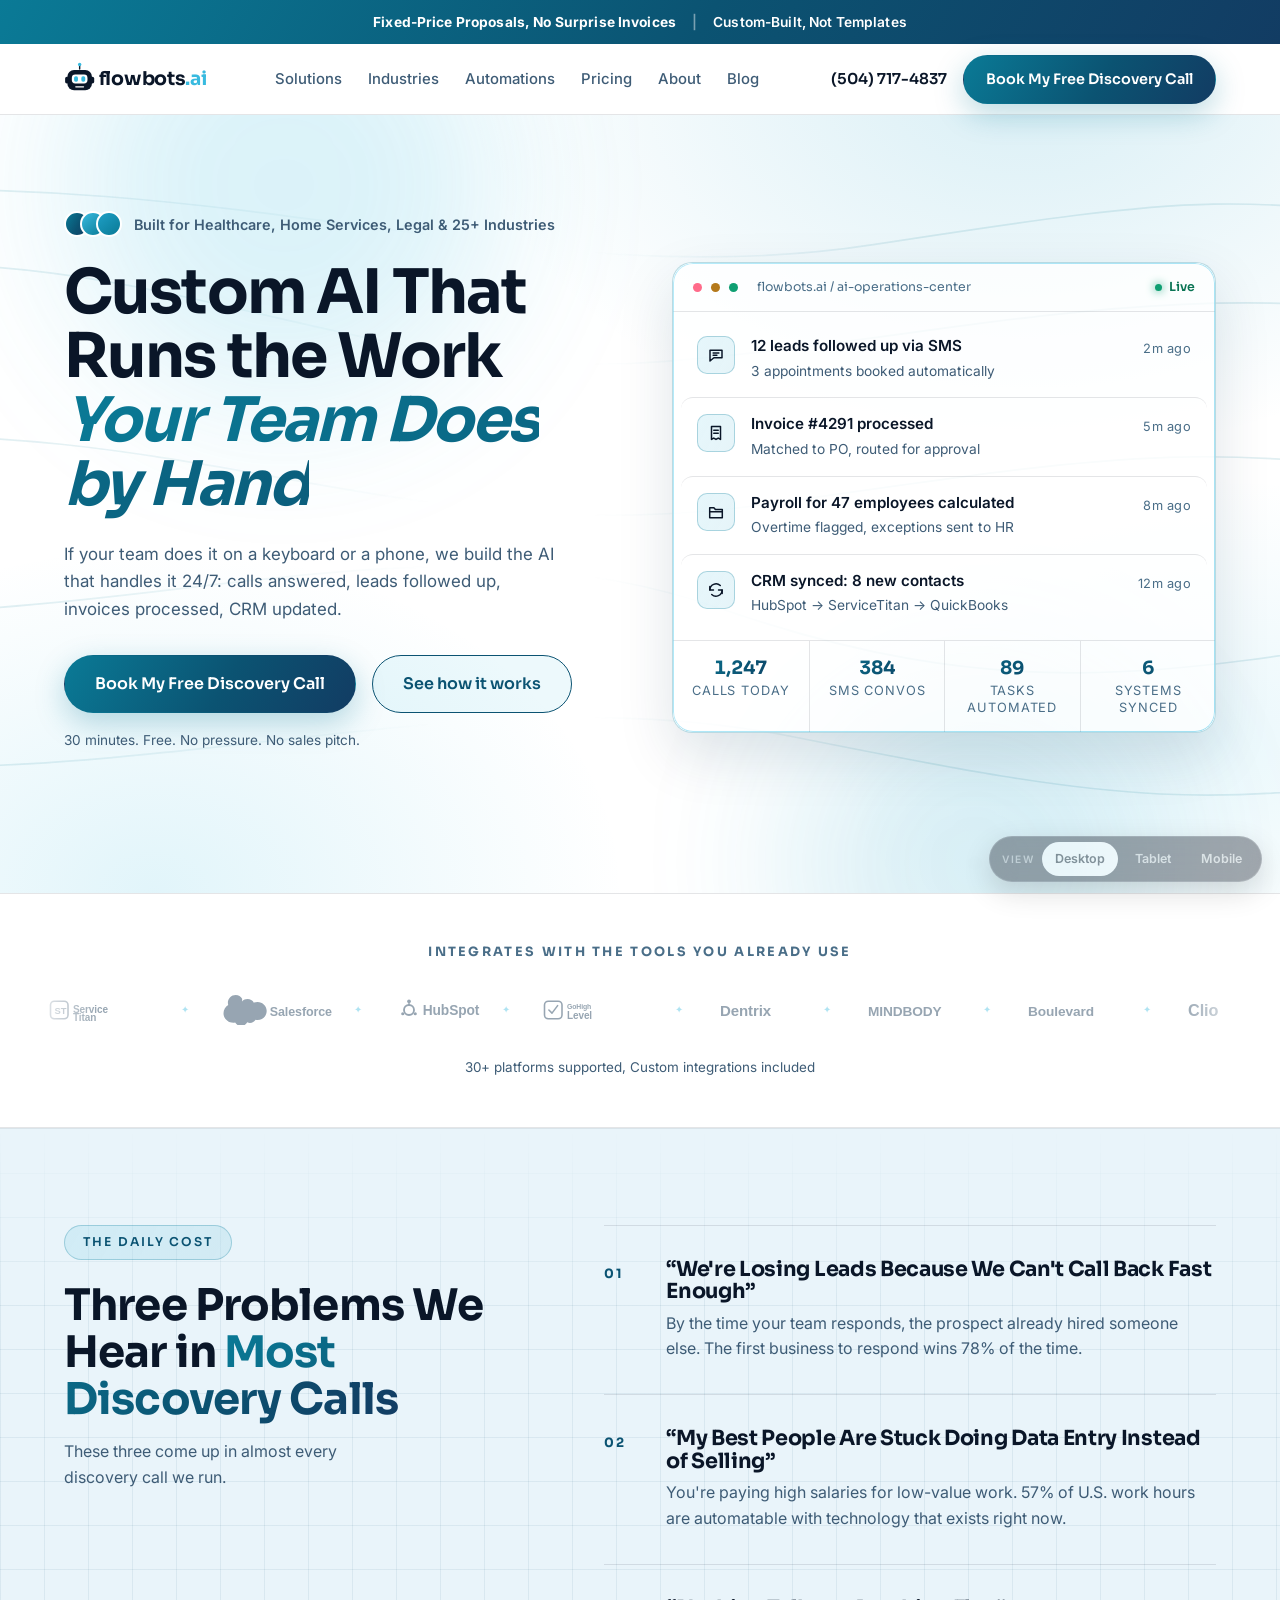
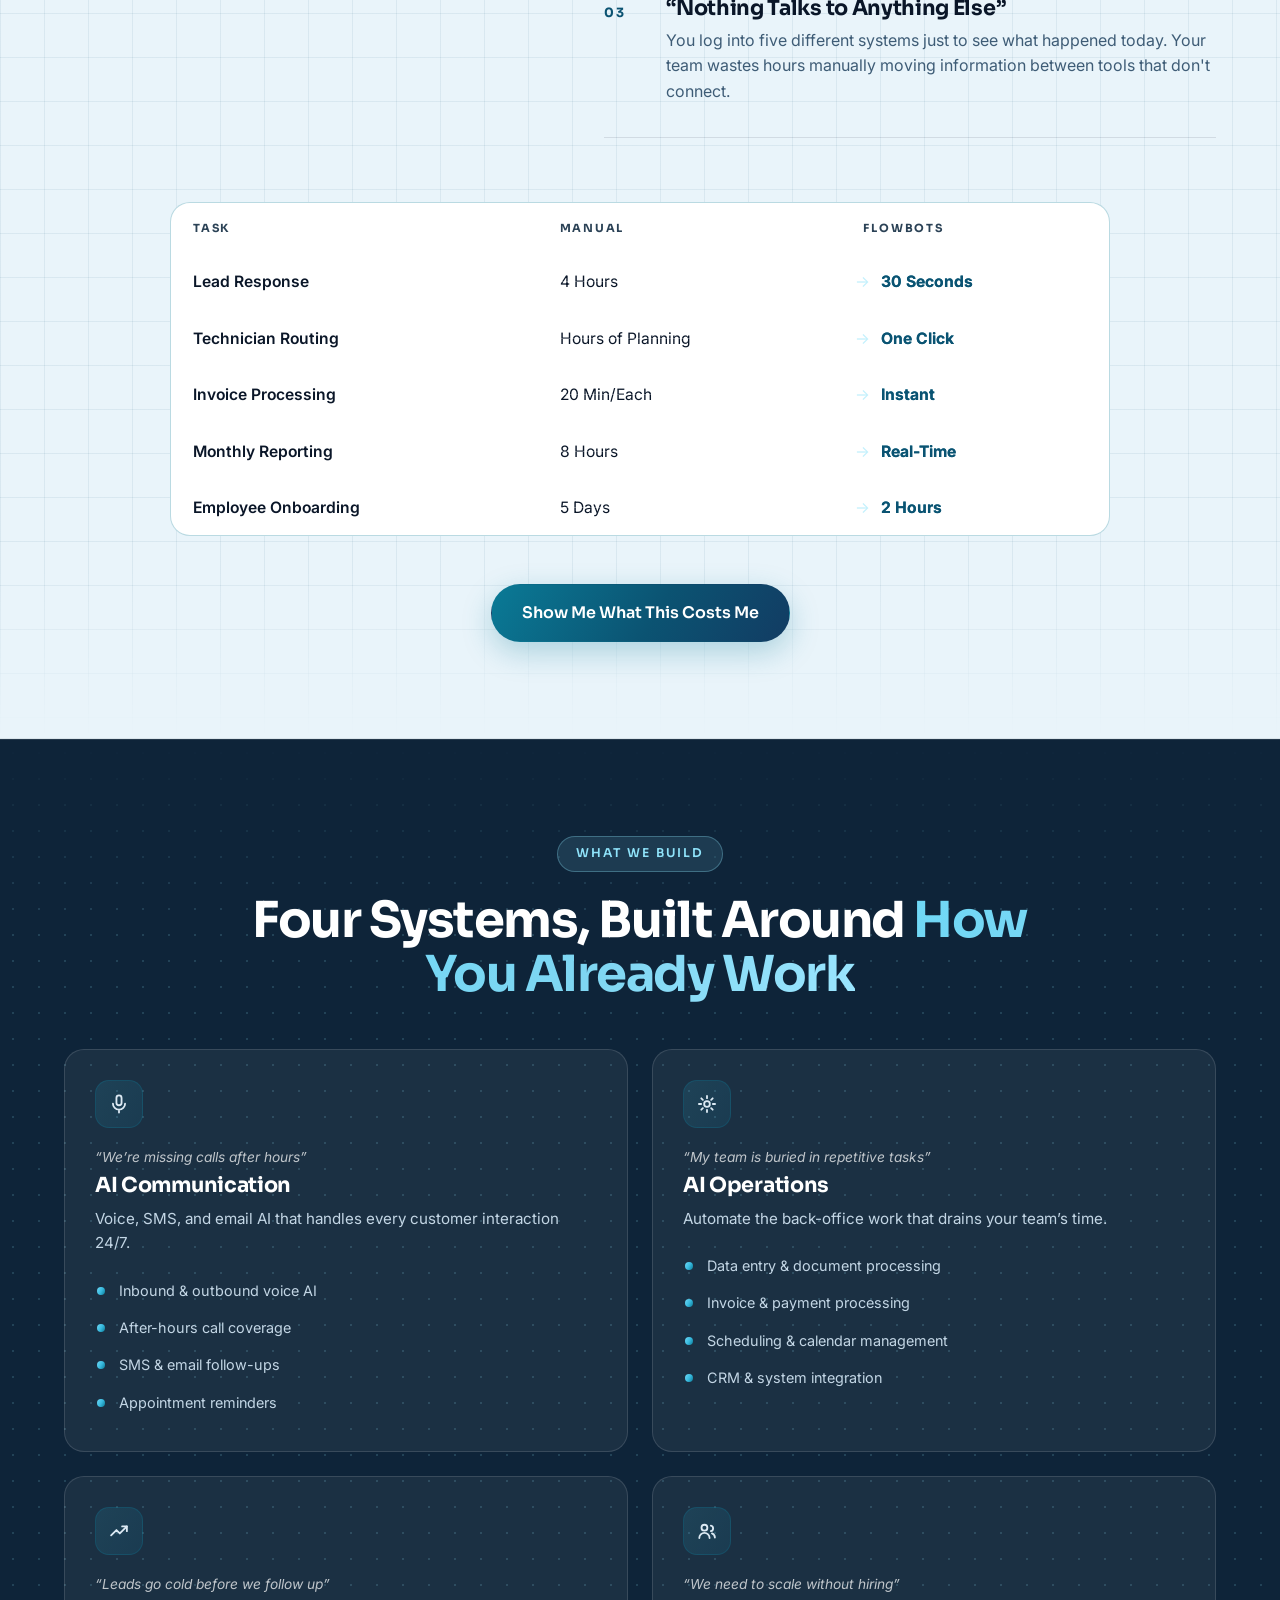
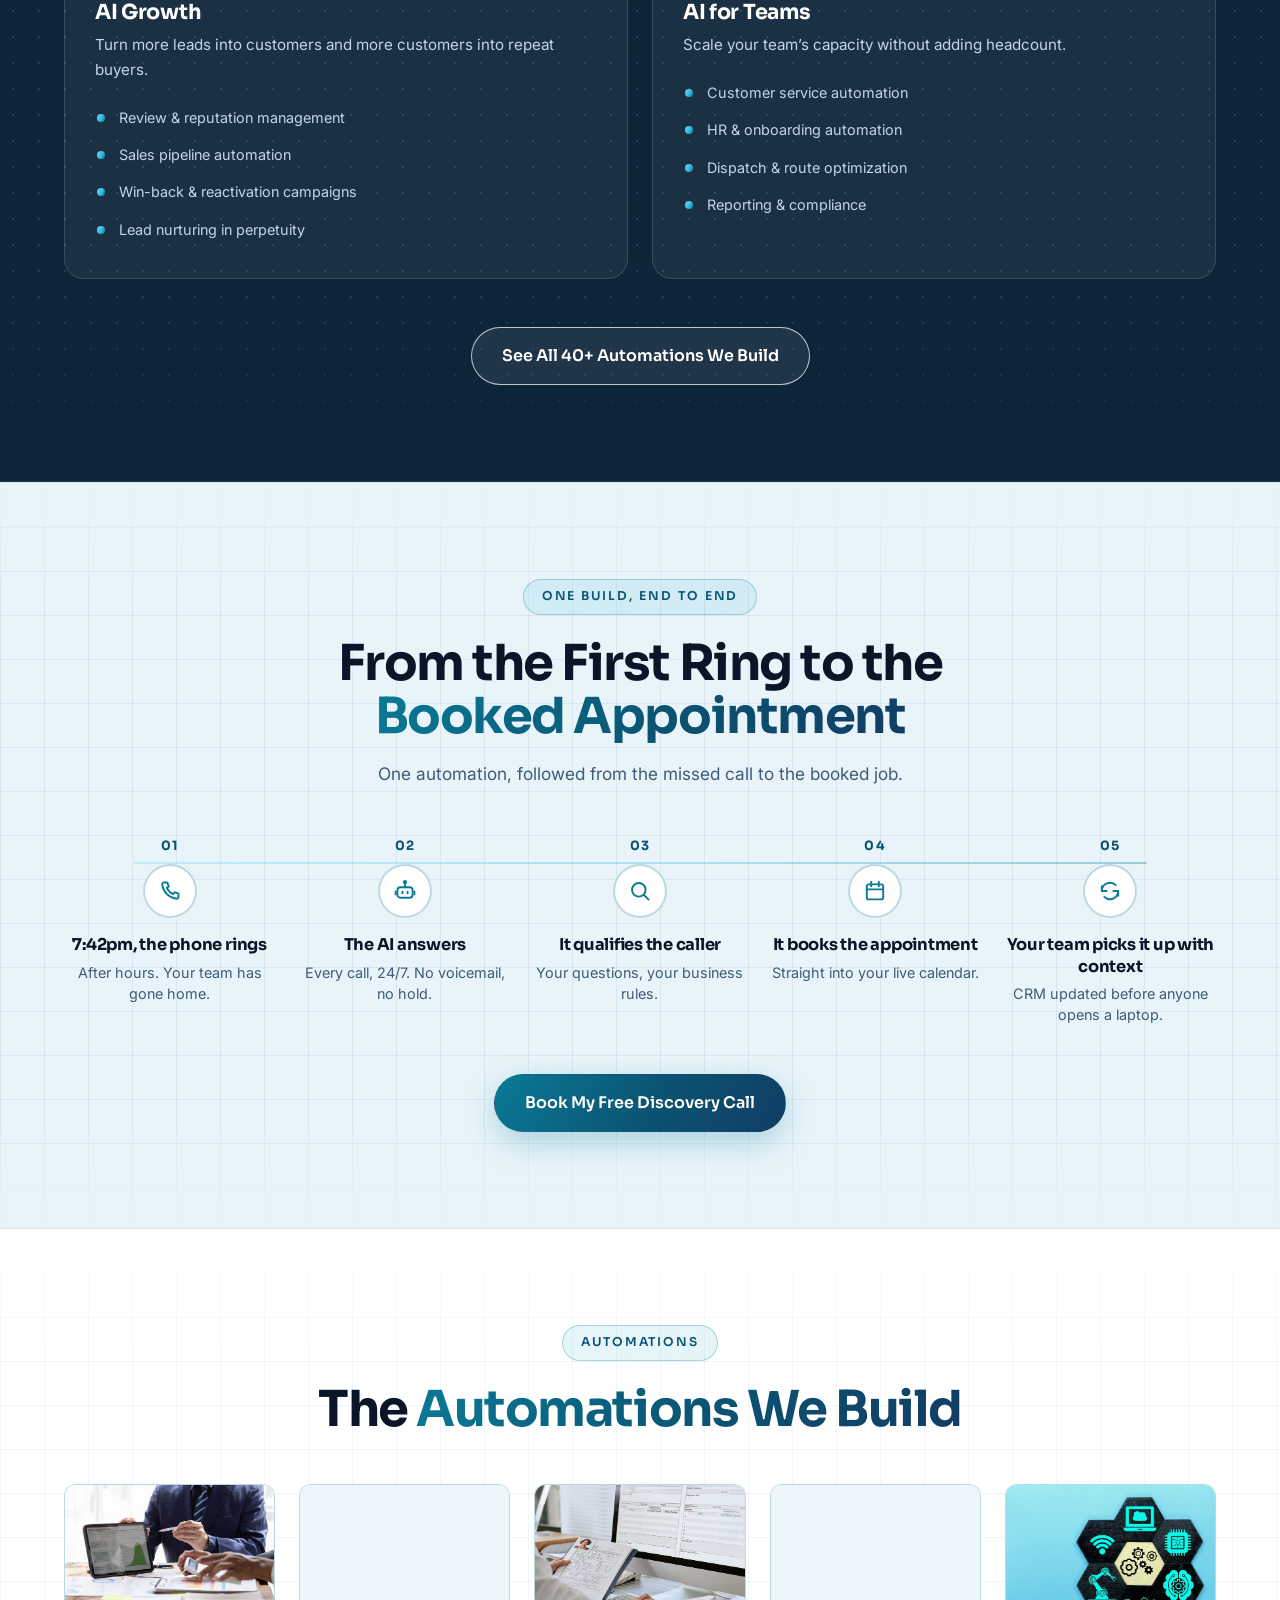
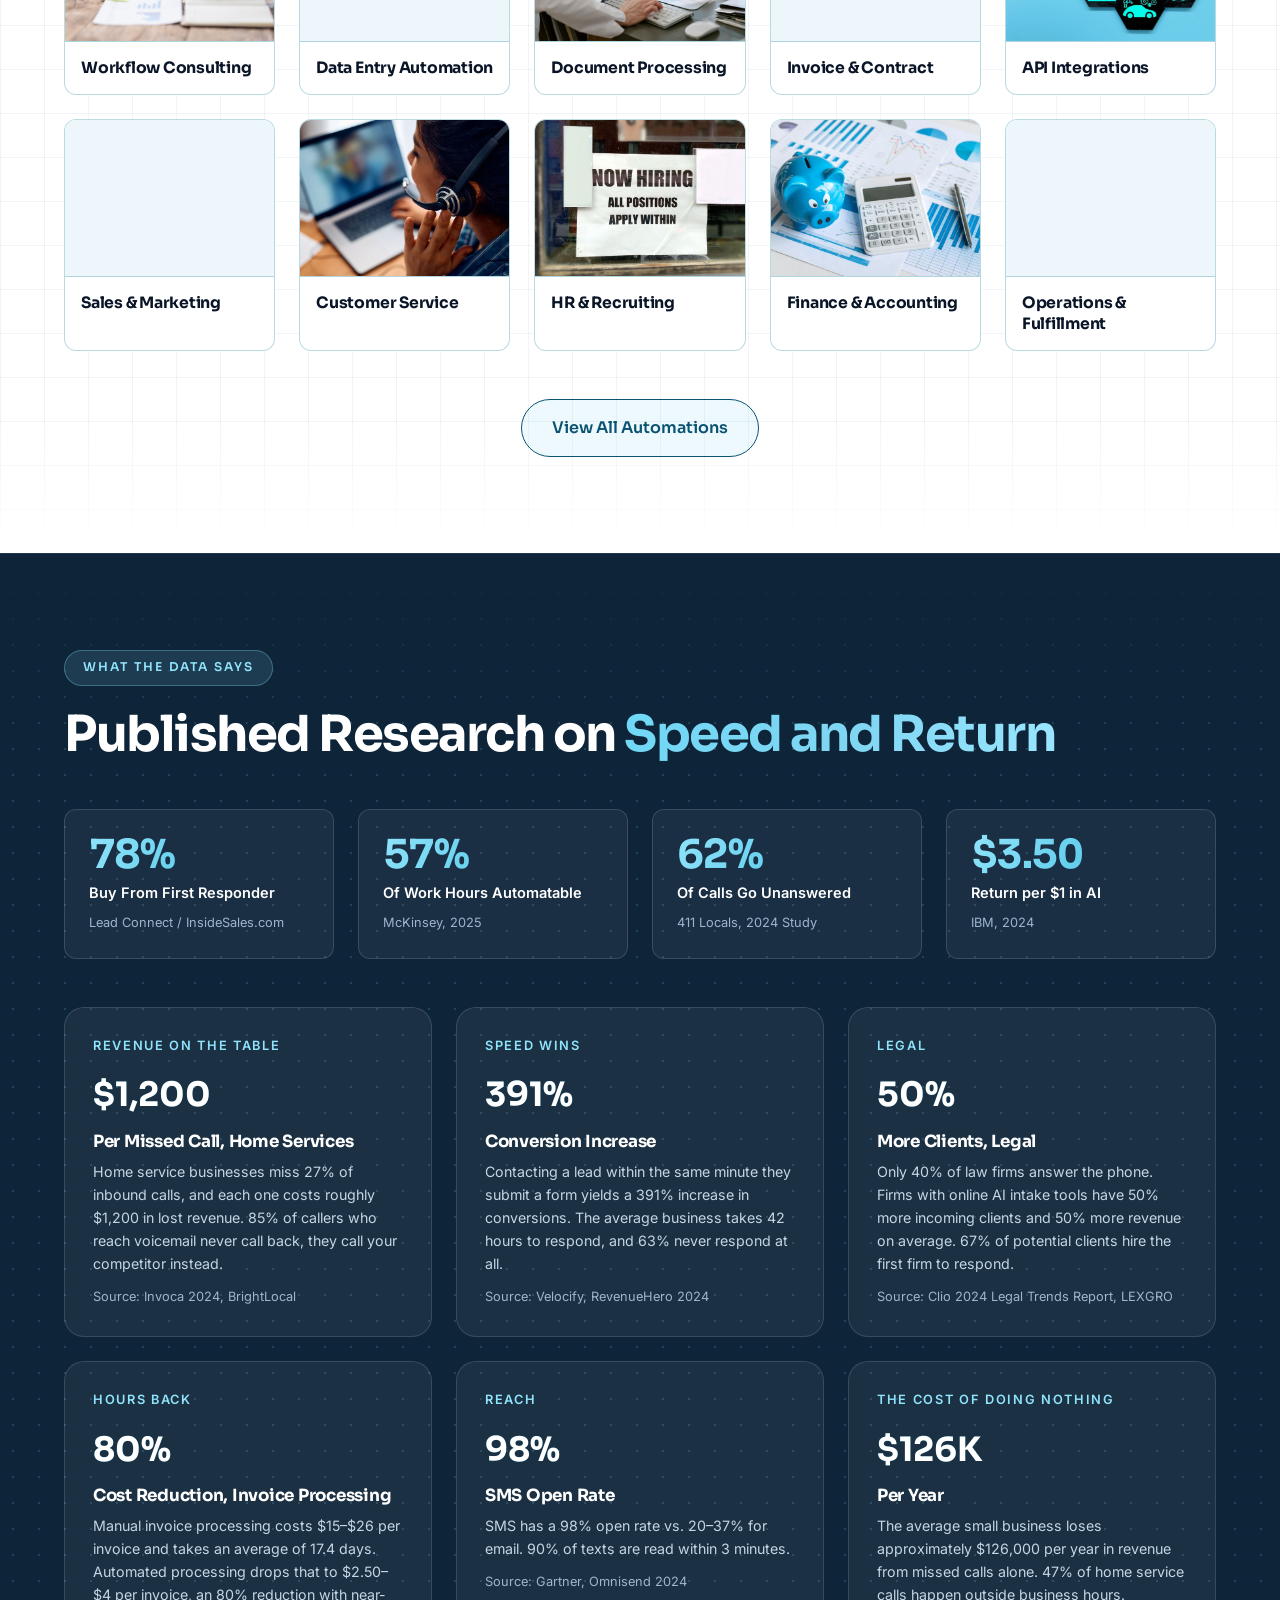
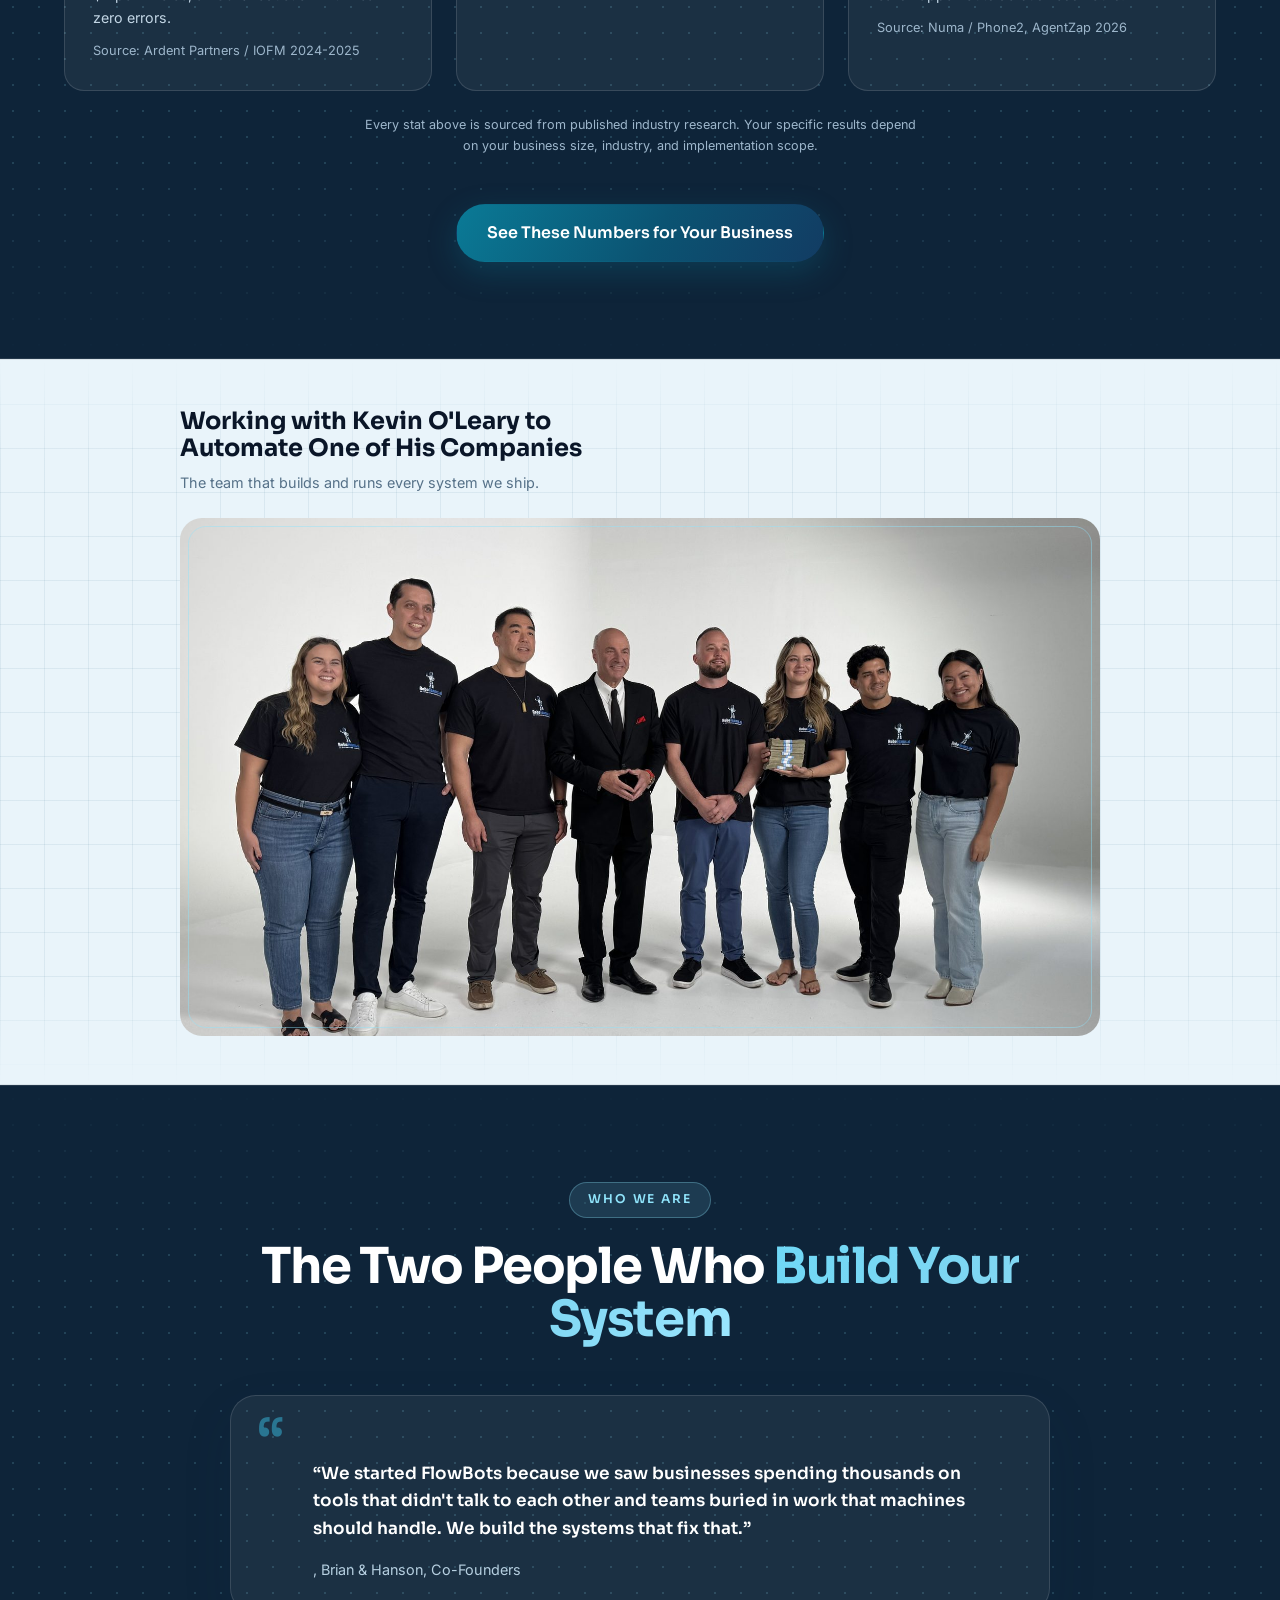
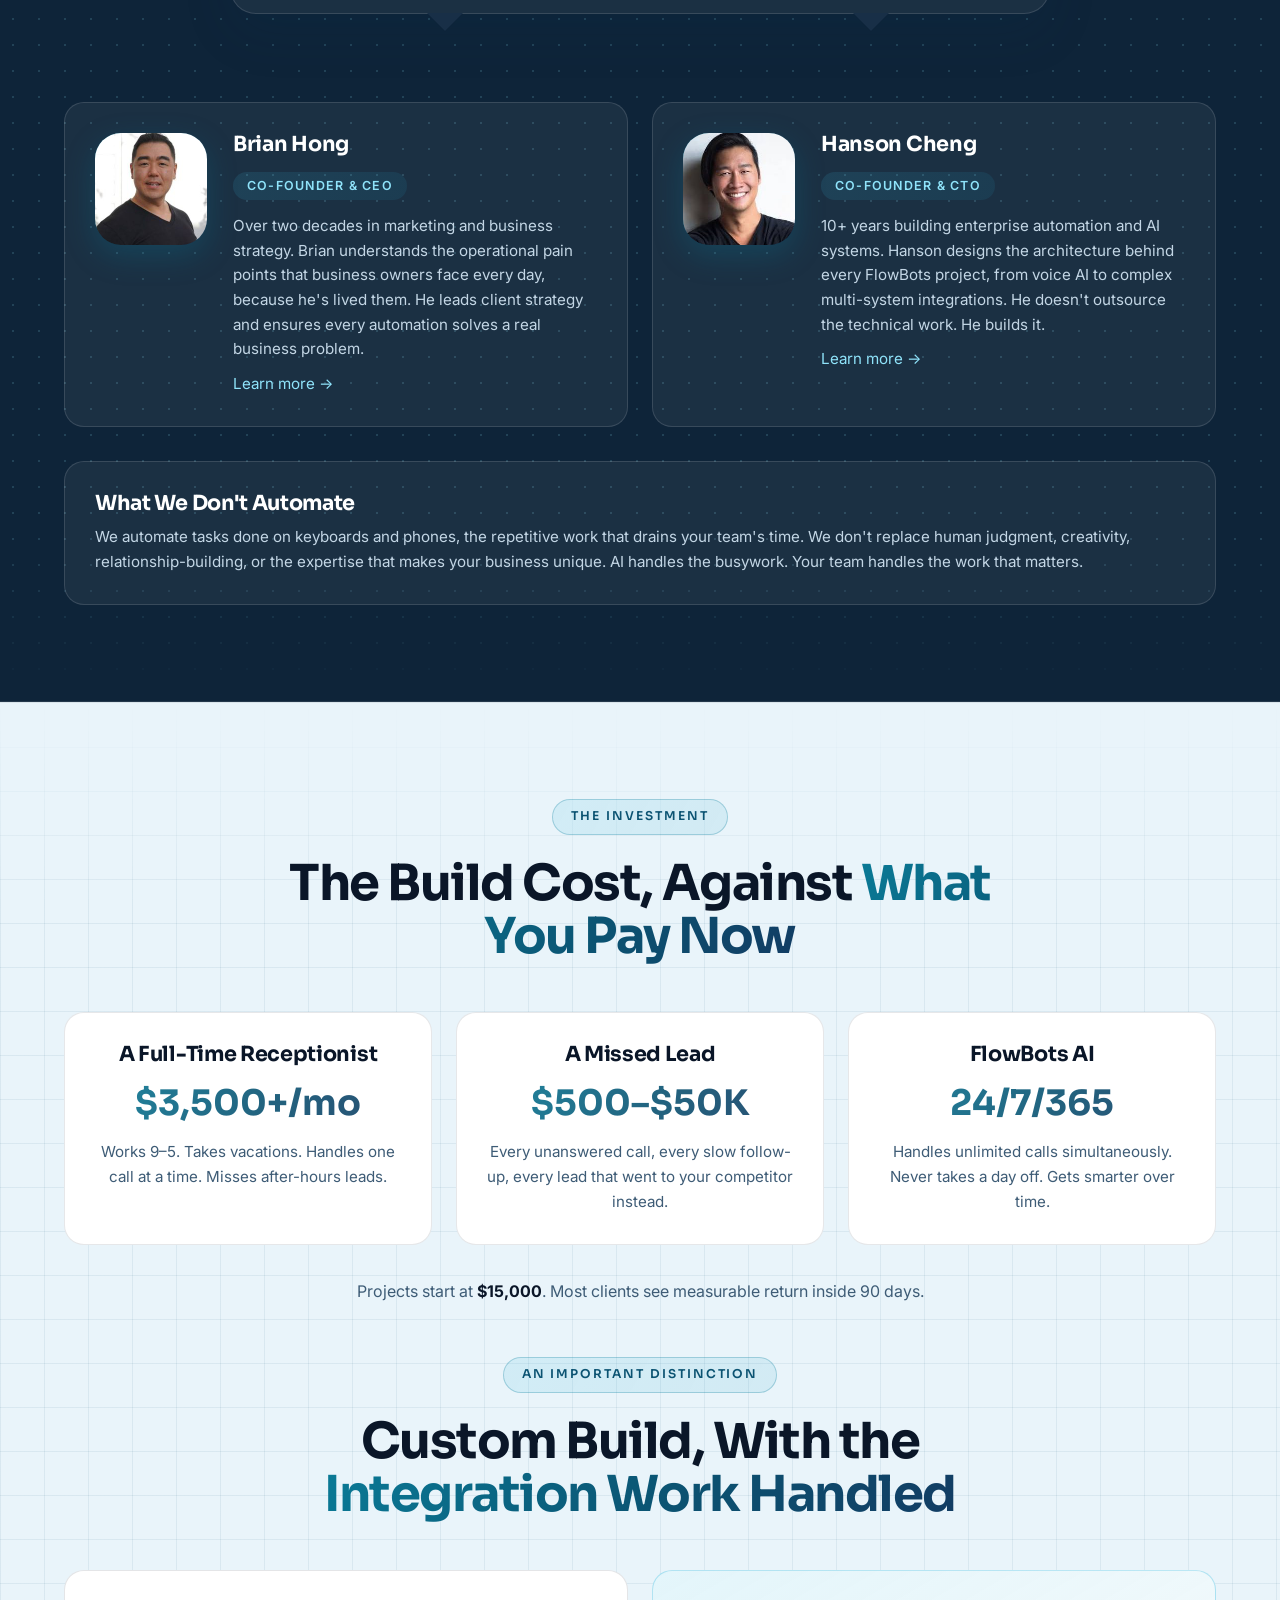
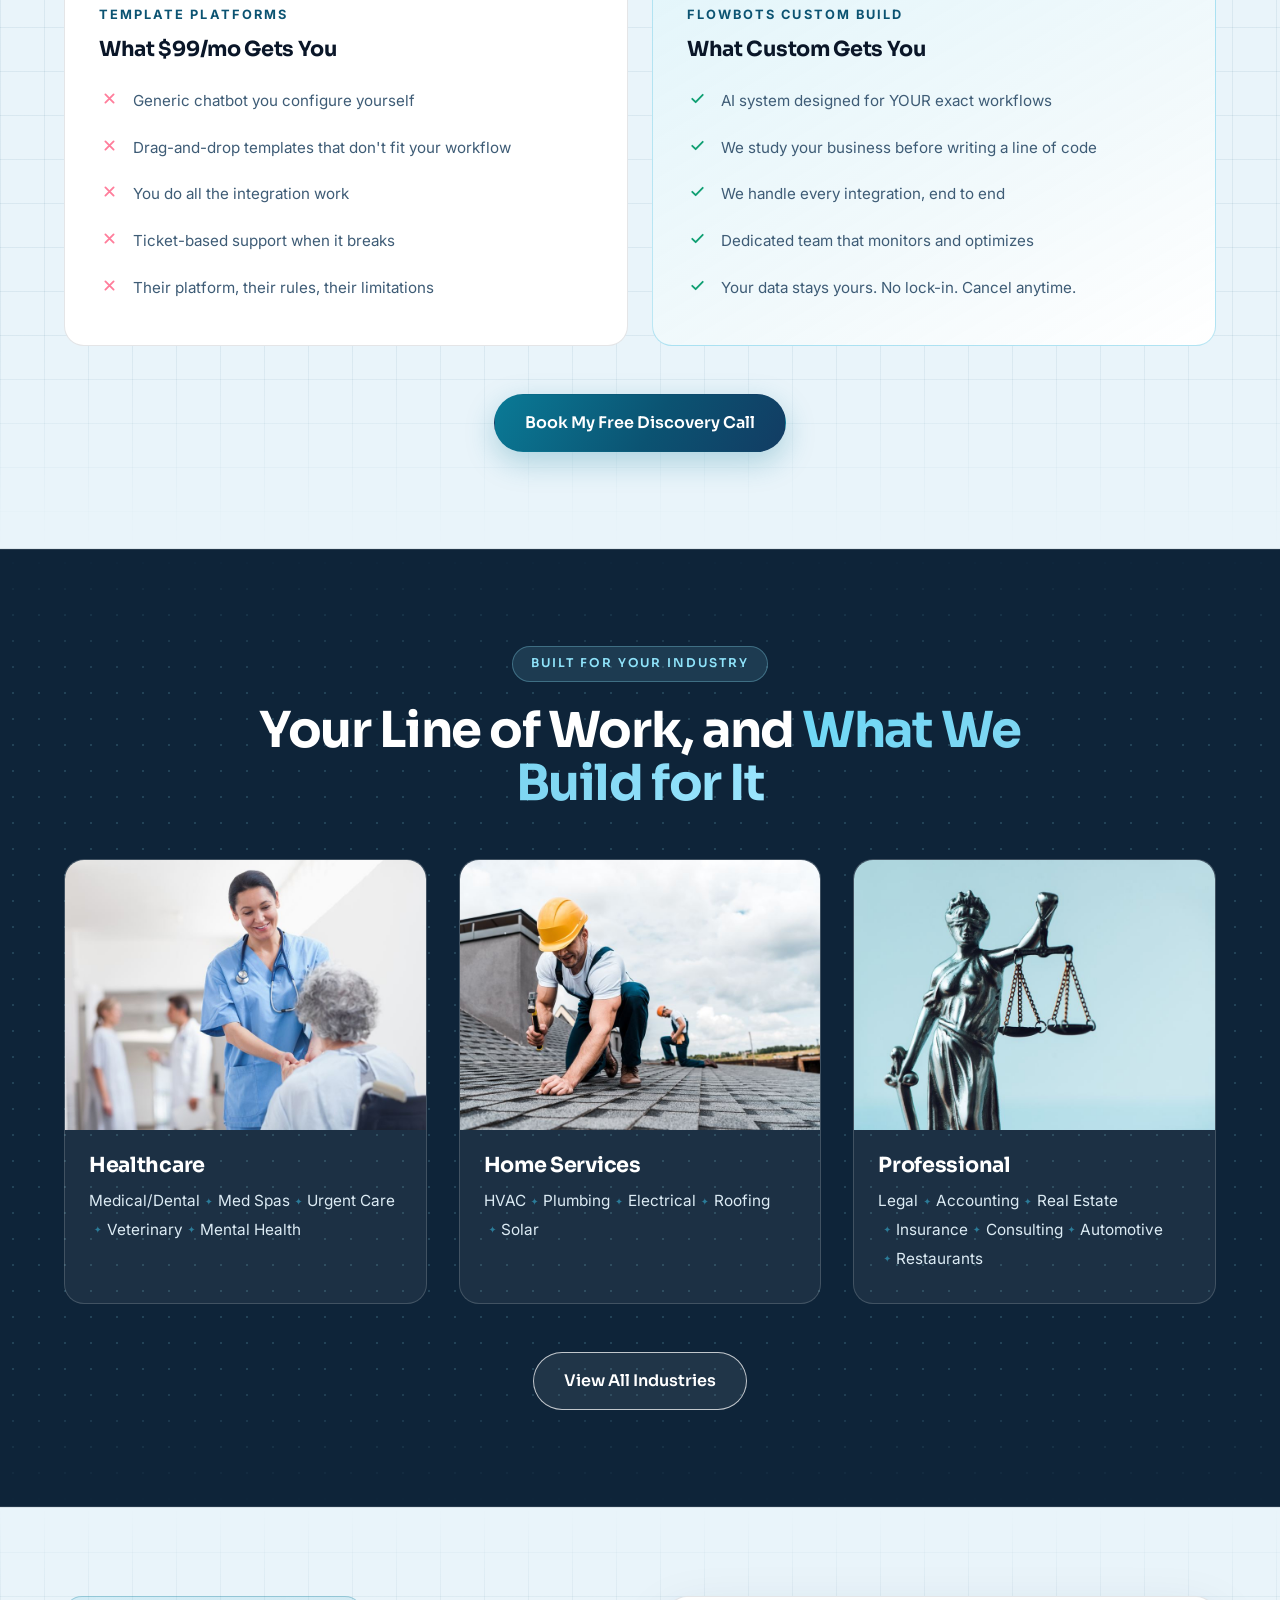
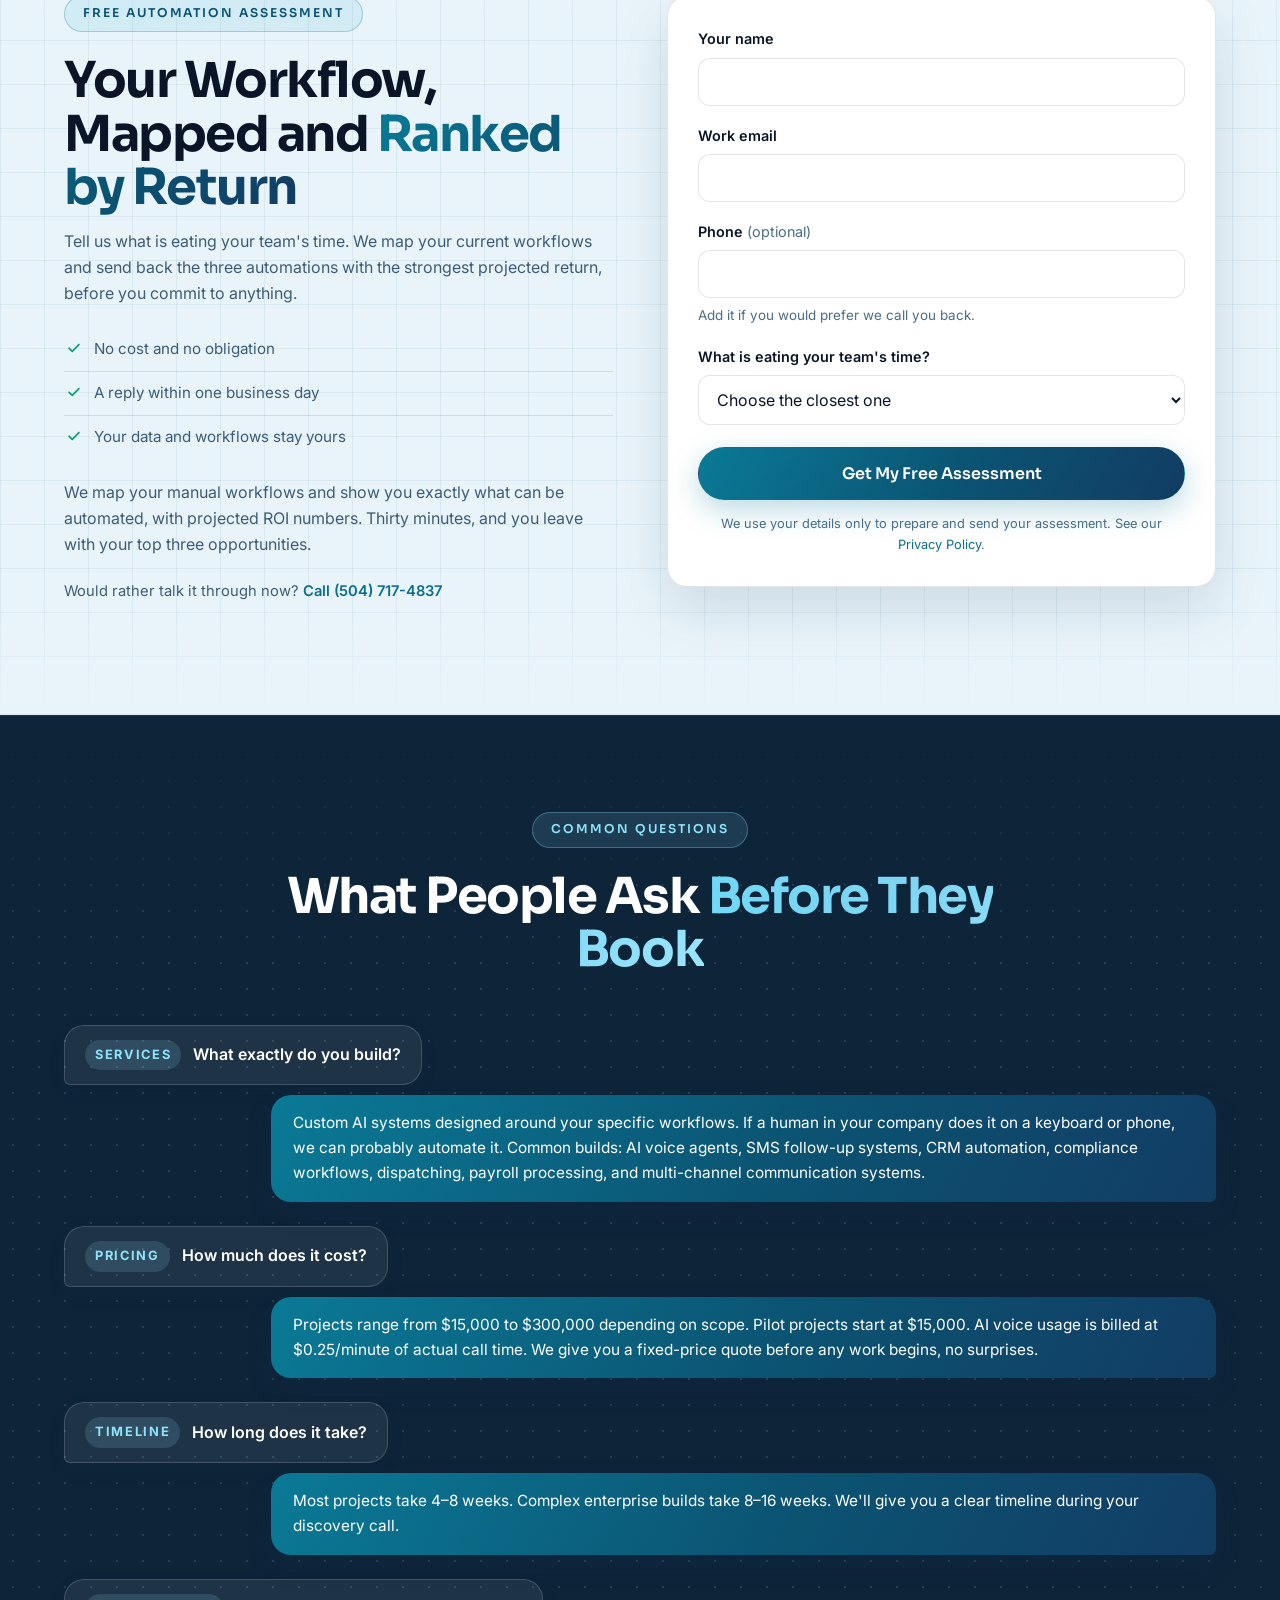
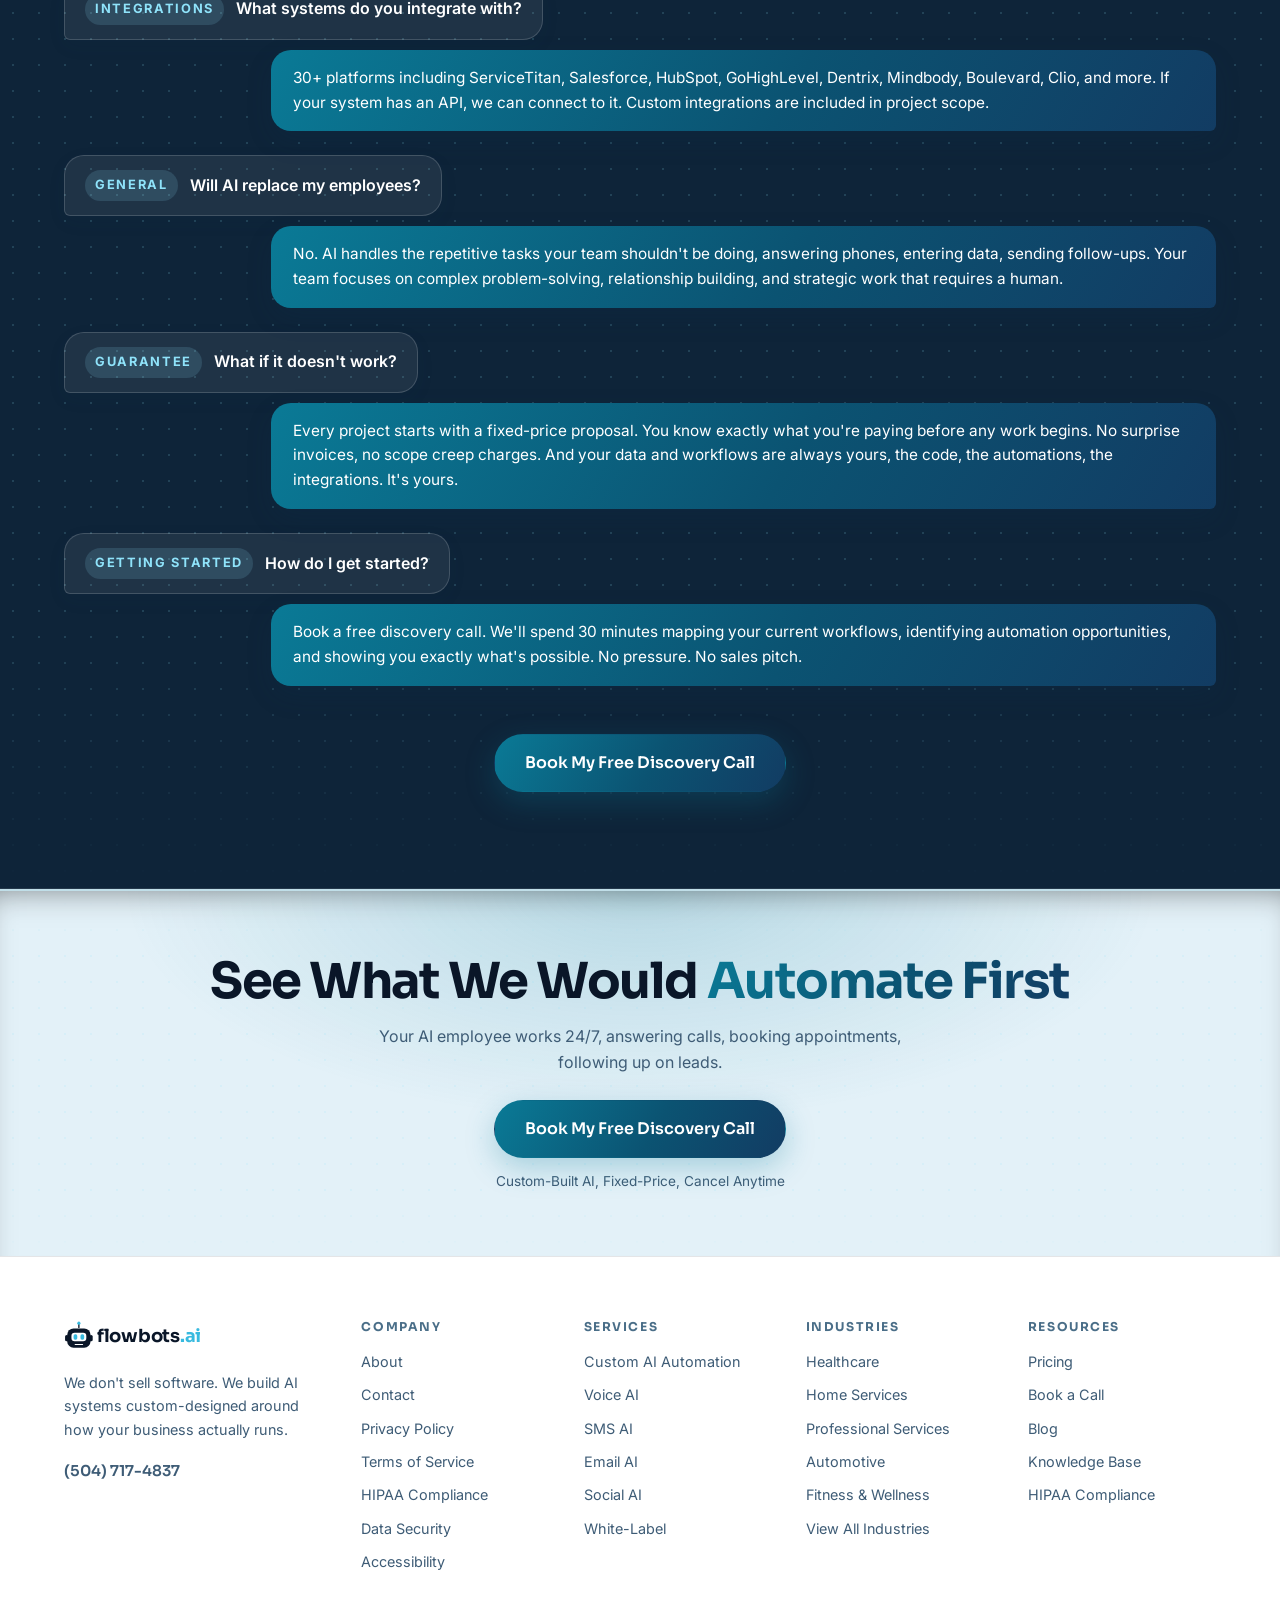
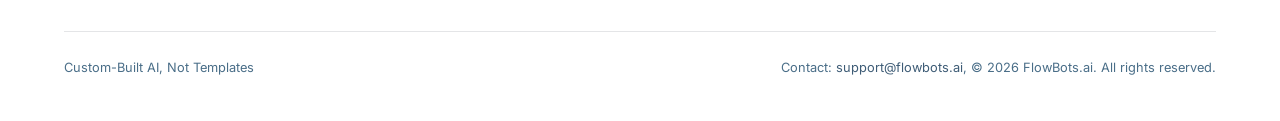
<file: index.html>
<!DOCTYPE html>
<html lang="en">
<head>
<meta charset="UTF-8">
<meta name="viewport" content="width=device-width, initial-scale=1.0">
<title>FlowBots.ai: Custom AI Automation for Your Business | Voice AI, SMS, Workflow Automation</title>
<meta name="description" content="We build custom AI automation for businesses like yours. Voice AI, SMS follow-up, workflow automation. If your team does it on a keyboard or phone, we build the AI that handles it 24/7.">
<link rel="preconnect" href="https://fonts.googleapis.com">
<link rel="preconnect" href="https://fonts.gstatic.com" crossorigin>
<link href="https://fonts.googleapis.com/css2?family=Sora:wght@500;600;700&family=Inter:wght@400;500;600&display=swap" rel="stylesheet">
<link rel="stylesheet" href="style.css?v=92">
<script>/* These are the animated designs: motion is on unless a URL explicitly
   asks for ?motion=off. A production build should restore respect for
   prefers-reduced-motion; this is a review prototype. */
try{if(!/[?&]motion=off/.test(location.search))document.documentElement.classList.add('motion-on');}catch(e){}</script>
</head>
<body class="home-v2">
<svg class="icon-sprite" aria-hidden="true" focusable="false" style="position:absolute;width:0;height:0;overflow:hidden"><defs><symbol id="i-phone" viewBox="0 0 24 24"><path d="M6.2 3.5h3.1l1.5 3.9-2 1.4a12.4 12.4 0 0 0 6.4 6.4l1.4-2 3.9 1.5v3.1a2 2 0 0 1-2.2 2A16.6 16.6 0 0 1 4.2 5.7a2 2 0 0 1 2-2.2Z"/></symbol><symbol id="i-message" viewBox="0 0 24 24"><path d="M4 5.5h16v10.2H9.2L4 20V5.5Z"/><path d="M8.2 9.4h7.6M8.2 12.4h5"/></symbol><symbol id="i-shield" viewBox="0 0 24 24"><path d="M12 3.2 19 6v5.1c0 4.5-2.9 8-7 9.7-4.1-1.7-7-5.2-7-9.7V6l7-2.8Z"/><path d="M9.2 11.8 11.3 14l3.5-3.7"/></symbol><symbol id="i-plug" viewBox="0 0 24 24"><path d="M9 3.2v4.4M15 3.2v4.4M6.2 7.6h11.6v3.1a5.8 5.8 0 0 1-11.6 0V7.6ZM12 16.5v4.3"/></symbol><symbol id="i-gear" viewBox="0 0 24 24"><circle cx="12" cy="12" r="3.1"/><path d="M12 3.2v2.4M12 18.4v2.4M5.8 5.8l1.7 1.7M16.5 16.5l1.7 1.7M3.2 12h2.4M18.4 12h2.4M5.8 18.2l1.7-1.7M16.5 7.5l1.7-1.7"/></symbol><symbol id="i-chart" viewBox="0 0 24 24"><path d="M3.5 20.4h17"/><path d="M6.8 20.4v-6.2M11.4 20.4V7.6M16 20.4v-9.2"/></symbol><symbol id="i-sync" viewBox="0 0 24 24"><path d="M20.2 12a8.2 8.2 0 0 1-13.9 5.9M3.8 12A8.2 8.2 0 0 1 17.7 6.1"/><path d="M3.8 7.2V12h4.8M20.2 16.8V12h-4.8"/></symbol><symbol id="i-folder" viewBox="0 0 24 24"><path d="M3.6 6.4h5.6l2 2.4h9.2v10.8H3.6V6.4Z"/><path d="M3.6 11.6h16.8"/></symbol><symbol id="i-puzzle" viewBox="0 0 24 24"><path d="M9.4 4.2h5.2v2.3a1.7 1.7 0 1 0 3.4 0V4.2h1.8v5.2h-2.3a1.7 1.7 0 1 0 0 3.4h2.3v6.9H4.2v-6.9h2.3a1.7 1.7 0 1 0 0-3.4H4.2V4.2h5.2Z"/></symbol><symbol id="i-bolt" viewBox="0 0 24 24"><path d="M13.4 2.6 4.8 13.5h5.9l-1.1 7.9 8.6-10.9h-5.9l1.1-7.9Z"/></symbol><symbol id="i-lock" viewBox="0 0 24 24"><rect x="4.8" y="10.6" width="14.4" height="9.6" rx="2"/><path d="M8.2 10.6V7.9a3.8 3.8 0 0 1 7.6 0v2.7"/></symbol><symbol id="i-unlock" viewBox="0 0 24 24"><rect x="4.8" y="10.6" width="14.4" height="9.6" rx="2"/><path d="M8.2 10.6V7.9a3.8 3.8 0 0 1 7.1-1.9"/></symbol><symbol id="i-document" viewBox="0 0 24 24"><path d="M6.2 3.4h7.4l4.2 4.2v13H6.2V3.4Z"/><path d="M13.6 3.4v4.2h4.2M9.2 12.4h5.6M9.2 15.8h5.6"/></symbol><symbol id="i-flask" viewBox="0 0 24 24"><path d="M9.4 3.4v6.1L4.6 18a2 2 0 0 0 1.7 3h11.4a2 2 0 0 0 1.7-3l-4.8-8.5V3.4"/><path d="M8.2 3.4h7.6M7.4 14.2h9.2"/></symbol><symbol id="i-trending" viewBox="0 0 24 24"><path d="M3.4 16.8 9.2 11l3.7 3.7 7.7-7.7"/><path d="M15.4 7h5.2v5.2"/></symbol><symbol id="i-users" viewBox="0 0 24 24"><circle cx="9.2" cy="8.4" r="3.2"/><path d="M3.6 19.6a5.6 5.6 0 0 1 11.2 0"/><path d="M16.2 6.2a3 3 0 0 1 0 5.9M17.4 14.6a5 5 0 0 1 3.2 4.6"/></symbol><symbol id="i-bot" viewBox="0 0 24 24"><rect x="4.4" y="8.2" width="15.2" height="10.6" rx="3"/><path d="M12 4.2v4M9.4 12.6v1.8M14.6 12.6v1.8M2.6 12.4v3M21.4 12.4v3"/><circle cx="12" cy="3.2" r="1.2"/></symbol><symbol id="i-tools" viewBox="0 0 24 24"><path d="M14.8 6.4a3.8 3.8 0 0 0 5 5l-9.6 9.6a2.2 2.2 0 0 1-3.1-3.1l9.6-9.6a3.8 3.8 0 0 0-5-5"/></symbol><symbol id="i-receipt" viewBox="0 0 24 24"><path d="M6 3.4h12v17.2l-3-1.9-3 1.9-3-1.9-3 1.9V3.4Z"/><path d="M9 8.4h6M9 12.2h6"/></symbol><symbol id="i-star" viewBox="0 0 24 24"><path d="m12 3.4 2.7 5.5 6 .9-4.3 4.2 1 6-5.4-2.8-5.4 2.8 1-6L3.3 9.8l6-.9L12 3.4Z"/></symbol><symbol id="i-mic" viewBox="0 0 24 24"><rect x="9.2" y="2.6" width="5.6" height="10.8" rx="2.8"/><path d="M5.4 11.6a6.6 6.6 0 0 0 13.2 0M12 18.2v3.2"/></symbol><symbol id="i-repeat" viewBox="0 0 24 24"><path d="M4.2 9.4a4 4 0 0 1 4-4h11.6M19.8 14.6a4 4 0 0 1-4 4H4.2"/><path d="M16.6 2.4 19.8 5.4l-3.2 3M7.4 15.6 4.2 18.6l3.2 3"/></symbol><symbol id="i-cpu" viewBox="0 0 24 24"><rect x="7.6" y="7.6" width="8.8" height="8.8" rx="1.6"/><path d="M10.6 2.8v4.8M13.4 2.8v4.8M10.6 16.4v4.8M13.4 16.4v4.8M2.8 10.6h4.8M2.8 13.4h4.8M16.4 10.6h4.8M16.4 13.4h4.8"/></symbol><symbol id="i-calendar" viewBox="0 0 24 24"><rect x="3.8" y="5.4" width="16.4" height="15" rx="2"/><path d="M8.2 2.8v4.4M15.8 2.8v4.4M3.8 10.4h16.4"/></symbol><symbol id="i-card" viewBox="0 0 24 24"><rect x="2.8" y="5.2" width="18.4" height="13.6" rx="2.2"/><path d="M2.8 10h18.4M6.4 14.6h3.4"/></symbol><symbol id="i-ruler" viewBox="0 0 24 24"><path d="m3.4 15.4 12-12 5.2 5.2-12 12-5.2-5.2Z"/><path d="m7.4 11.4 2 2M10.6 8.2l2 2M13.8 5 15.8 7"/></symbol><symbol id="i-clock" viewBox="0 0 24 24"><circle cx="12" cy="12" r="8.6"/><path d="M12 6.8V12l3.4 2.2"/></symbol><symbol id="i-search" viewBox="0 0 24 24"><circle cx="10.8" cy="10.8" r="6.8"/><path d="m16 16 4.6 4.6"/></symbol><symbol id="i-graduation" viewBox="0 0 24 24"><path d="M2.8 8.6 12 4.2l9.2 4.4-9.2 4.4L2.8 8.6Z"/><path d="M6.6 10.6v5.2c0 1.6 2.4 2.9 5.4 2.9s5.4-1.3 5.4-2.9v-5.2M20.4 9v5.4"/></symbol><symbol id="i-target" viewBox="0 0 24 24"><circle cx="12" cy="12" r="8.4"/><circle cx="12" cy="12" r="4.6"/><circle cx="12" cy="12" r="1"/></symbol><symbol id="i-home" viewBox="0 0 24 24"><path d="M3.8 10.8 12 3.8l8.2 7v9.4H3.8v-9.4Z"/><path d="M9.4 20.2v-5.6h5.2v5.6"/></symbol><symbol id="i-health" viewBox="0 0 24 24"><path d="M6.2 3.2v5.4a4.6 4.6 0 0 0 9.2 0V3.2"/><path d="M4.4 3.2h3.6M13.6 3.2h3.6M10.8 13a5.4 5.4 0 0 0 5.4 5.2 3.6 3.6 0 0 0 3.6-3.6v-1.2"/><circle cx="19.8" cy="11.4" r="2"/></symbol><symbol id="i-building" viewBox="0 0 24 24"><path d="M4.2 20.6V8.2L12 3.4l7.8 4.8v12.4"/><path d="M3 20.6h18M8 11.4h2.4M13.6 11.4H16M8 15.4h2.4M13.6 15.4H16"/></symbol><symbol id="i-check" viewBox="0 0 24 24"><path d="m4.6 12.4 4.8 4.8 10-10.4"/></symbol><symbol id="i-x" viewBox="0 0 24 24"><path d="M6.2 6.2l11.6 11.6M17.8 6.2 6.2 17.8"/></symbol><symbol id="i-menu" viewBox="0 0 24 24"><path d="M3.8 7h16.4M3.8 12h16.4M3.8 17h16.4"/></symbol><symbol id="i-arrow-down" viewBox="0 0 24 24"><path d="M12 4.2v14.6M6.4 13.4 12 19l5.6-5.6"/></symbol><symbol id="i-mail" viewBox="0 0 24 24"><rect x="3.2" y="5.2" width="17.6" height="13.6" rx="2"/><path d="m3.8 6.6 8.2 6 8.2-6"/></symbol><symbol id="i-route" viewBox="0 0 24 24"><circle cx="6" cy="6" r="2.6"/><circle cx="18" cy="18" r="2.6"/><path d="M8.6 6h5.8a3.6 3.6 0 0 1 0 7.2H9.6a3.6 3.6 0 0 0 0 7.2h.4"/></symbol><symbol id="i-ladder" viewBox="0 0 24 24"><path d="M7 2.5v19M17 2.5v19M7 7h10M7 12h10M7 17h10"/></symbol></defs></svg>

<div class="topbar">
  <b>Fixed-Price Proposals, No Surprise Invoices</b><span class="sep">|</span><span class="hide-m">Custom-Built, Not Templates</span>
</div>

<header class="site-header">
  <div class="wrap nav">
    <a data-inert class="brand" href="index.html" aria-label="FlowBots.ai home">
      <svg xmlns="http://www.w3.org/2000/svg" width="200" height="38" viewBox="0 0 320 60" role="img" aria-label="flowbots.ai"><g transform="translate(2 4)"><path stroke="#0A1628" stroke-linecap="round" stroke-width="2.5" d="M26 0v8"/><circle cx="26" r="3" fill="#38BADF"/><rect width="44" height="36" x="4" y="10" fill="#0A1628" rx="12" ry="12"/><rect width="6" height="12" y="22" fill="#0A1628" rx="3" ry="3"/><rect width="6" height="12" x="46" y="22" fill="#0A1628" rx="3" ry="3"/><rect width="28" height="16" x="12" y="18" fill="#FFFFFF" rx="6" ry="6"/><rect width="7" height="10" x="16" y="21" fill="#38BADF" rx="3" ry="3"/><rect width="7" height="10" x="29" y="21" fill="#38BADF" rx="3" ry="3"/><path stroke="#FFFFFF" stroke-linecap="round" stroke-width="2" d="M19 40h14"/></g><text x="62" y="40" fill="#0A1628" font-family="'Sora','DM Sans',Arial,sans-serif" font-size="34" font-weight="700" letter-spacing="-.5">flowbots<tspan fill="#38BADF">.ai</tspan></text></svg>
    </a>
    <ul class="nav-links">
      <li><a data-inert href="solutions.html">Solutions</a></li>
      <li><a data-inert href="industries.html">Industries</a></li>
      <li><a data-inert href="automations.html">Automations</a></li>
      <li><a data-inert href="pricing.html">Pricing</a></li>
      <li><a data-inert href="about.html">About</a></li>
      <li><a data-inert href="blog.html">Blog</a></li>
    </ul>
    <div class="nav-cta">
      <a class="nav-phone" href="tel:+15047174837" data-track="tel-click">(504) 717-4837</a>
      <a class="btn btn-primary" href="https://www.flowbots.ai/book-call/" data-track="cta-book">Book My Free Discovery Call</a>
      <button class="nav-toggle" aria-expanded="false" aria-label="Open menu"><svg class="ico" aria-hidden="true"><use href="#i-menu"></use></svg></button>
    </div>
  </div>
  <nav class="mobile-menu" aria-label="Mobile">
    <a data-inert href="solutions.html">Solutions</a>
    <a data-inert href="industries.html">Industries</a>
    <a data-inert href="automations.html">Automations</a>
    <a data-inert href="pricing.html">Pricing</a>
    <a data-inert href="about.html">About</a>
    <a data-inert href="blog.html">Blog</a>
    <a href="tel:+15047174837" data-track="tel-click">(504) 717-4837</a>
  </nav>
</header>

<main>

<!-- ============ 1. HERO, the product running ============ -->
<section class="hero" id="top">
  <div class="hero-fx" aria-hidden="true"><span class="fx-light fx-1"></span><span class="fx-light fx-2"></span><svg class="hero-flow" viewBox="0 0 1200 600" preserveAspectRatio="xMidYMid slice" aria-hidden="true"><path class="flow-line" pathLength="100" d="M-40 120 C 220 90, 380 210, 620 190 S 1000 120, 1260 160"/><path class="flow-line" pathLength="100" d="M-40 250 C 260 230, 420 340, 700 300 S 1030 250, 1260 285"/><path class="flow-line" pathLength="100" d="M-40 380 C 200 400, 430 300, 660 380 S 1020 430, 1260 390"/><path class="flow-line" pathLength="100" d="M-40 500 C 240 520, 470 430, 720 480 S 1040 540, 1260 500"/><path class="flow-line" pathLength="100" d="M-40 60  C 300 40, 520 140, 780 100 S 1060 60, 1260 90"/><path class="flow-pulse p1" pathLength="100" d="M-40 120 C 220 90, 380 210, 620 190 S 1000 120, 1260 160"/><path class="flow-pulse p2" pathLength="100" d="M-40 250 C 260 230, 420 340, 700 300 S 1030 250, 1260 285"/><path class="flow-pulse p3" pathLength="100" d="M-40 380 C 200 400, 430 300, 660 380 S 1020 430, 1260 390"/><path class="flow-pulse p4" pathLength="100" d="M-40 500 C 240 520, 470 430, 720 480 S 1040 540, 1260 500"/><path class="flow-pulse p5" pathLength="100" d="M-40 60  C 300 40, 520 140, 780 100 S 1060 60, 1260 90"/></svg></div>
  <div class="wrap hero-grid">
    <div class="hero-copy">
      <p class="trustline hero-in hero-in-1">
        <span class="trust-dots" aria-hidden="true"><i></i><i></i><i></i></span>
        Built for Healthcare, Home Services, Legal &amp; 25+ Industries
      </p>
      <h1 class="hero-in hero-in-2">Custom AI That Runs the Work <em class="grad-text">Your Team Does by Hand</em></h1>
      <p class="lede hero-in hero-in-3">If your team does it on a keyboard or a phone, we build the AI that handles it 24/7: calls answered, leads followed up, invoices processed, CRM updated.</p>
      <div class="cta-row hero-in hero-in-4">
        <a class="btn btn-primary" href="https://www.flowbots.ai/book-call/" data-track="cta-book">Book My Free Discovery Call</a>
        <a data-inert class="btn btn-secondary" href="pricing.html">See how it works</a>
      </div>
      <p class="micro hero-in hero-in-5">30 minutes. Free. No pressure. No sales pitch.</p>
    </div>

    <div class="hero-media hero-in hero-in-3">
      <div class="panel" aria-label="Live AI operations feed (illustrative)">
      <div class="panel-bar">
        <span class="dot dot-r"></span><span class="dot dot-y"></span><span class="dot dot-g"></span>
        <span class="addr">flowbots.ai / ai-operations-center</span>
        <span class="live-flag">Live</span>
      </div>
      <div class="feed" data-feed>
        <div class="feed-item"><div class="feed-icon" aria-hidden="true"><svg class="ico" aria-hidden="true"><use href="#i-phone"></use></svg></div><div><b>After-hours call answered</b><span>Appointment booked for Wed 2 PM</span></div><time>Just now</time></div>
        <div class="feed-item"><div class="feed-icon" aria-hidden="true"><svg class="ico" aria-hidden="true"><use href="#i-message"></use></svg></div><div><b>12 leads followed up via SMS</b><span>3 appointments booked automatically</span></div><time>2m ago</time></div>
        <div class="feed-item"><div class="feed-icon" aria-hidden="true"><svg class="ico" aria-hidden="true"><use href="#i-receipt"></use></svg></div><div><b>Invoice #4291 processed</b><span>Matched to PO, routed for approval</span></div><time>5m ago</time></div>
        <div class="feed-item"><div class="feed-icon" aria-hidden="true"><svg class="ico" aria-hidden="true"><use href="#i-folder"></use></svg></div><div><b>Payroll for 47 employees calculated</b><span>Overtime flagged, exceptions sent to HR</span></div><time>8m ago</time></div>
        <div class="feed-item"><div class="feed-icon" aria-hidden="true"><svg class="ico" aria-hidden="true"><use href="#i-sync"></use></svg></div><div><b>CRM synced: 8 new contacts</b><span>HubSpot → ServiceTitan → QuickBooks</span></div><time>12m ago</time></div>
        <div class="feed-item"><div class="feed-icon" aria-hidden="true"><svg class="ico" aria-hidden="true"><use href="#i-star"></use></svg></div><div><b>47 review requests sent</b><span>Post-service emails, 12 new 5-star reviews</span></div><time>15m ago</time></div>
      </div>
      <div class="panel-foot">
        <div><b class="countup" data-target="1247">0</b><span>Calls today</span></div>
        <div><b class="countup" data-target="384">0</b><span>SMS convos</span></div>
        <div><b class="countup" data-target="89">0</b><span>Tasks automated</span></div>
        <div><b class="countup" data-target="6">0</b><span>Systems synced</span></div>
      </div>
    </div>
    </div>
  </div>
</section>

<!-- ============ 2. SYSTEMS IT WORKS ACROSS ============ -->
<div class="integrations">
  <div class="wrap">
    <p class="int-title">Integrates with the tools you already use</p>
    <div class="int-marquee"><div class="int-track"><ul class="int-marks">
      <li><svg class="int-logo" role="img" aria-label="ServiceTitan" width="125" height="30" xmlns="http://www.w3.org/2000/svg" viewBox="0 0 200 48" fill="currentColor"><rect width="28" height="28" x="4" y="10" fill="none" stroke="currentColor" stroke-width="2.5" rx="6"/><text x="10.5" y="31" font-family="Arial,sans-serif" font-size="15" font-weight="700">ST</text><text x="40" y="28" font-family="Arial,sans-serif" font-size="16" font-weight="700">Service</text><text x="40" y="42" font-family="Arial,sans-serif" font-size="16" font-weight="700">Titan</text></svg></li>
      <li><svg class="int-logo" role="img" aria-label="Salesforce" width="125" height="30" xmlns="http://www.w3.org/2000/svg" viewBox="0 0 200 48" fill="currentColor"><path d="M33.8 10.2c2.2-2.3 5.3-3.7 8.6-3.7 4.3 0 8.1 2.3 10.2 5.7 1.8-.8 3.8-1.2 5.9-1.2 8.1 0 14.6 6.5 14.6 14.5S66.6 40 58.5 40c-1.1 0-2.2-.1-3.2-.4-1.9 3-5.2 5-9 5-1.5 0-3-.3-4.3-.9-1.9 3.5-5.6 5.9-9.8 5.9-4.1 0-7.7-2.2-9.6-5.5-1 .2-2 .3-3.1.3C11 44.4 4 37.5 4 29c0-5.6 3-10.5 7.5-13.2-.3-1.1-.5-2.3-.5-3.5C11 5.5 16.6 0 23.5 0c4.5 0 8.4 2.3 10.3 6z"/><text x="78" y="33" font-family="Arial,sans-serif" font-size="20" font-weight="700">Salesforce</text></svg></li>
      <li><svg class="int-logo" role="img" aria-label="HubSpot" width="100" height="30" xmlns="http://www.w3.org/2000/svg" viewBox="0 0 160 48" fill="currentColor"><circle cx="24" cy="24" r="8" fill="none" stroke="currentColor" stroke-width="3"/><circle cx="24" cy="10" r="3"/><path stroke="currentColor" stroke-width="3" d="M24 13v3"/><circle cx="34" cy="30" r="2.5"/><circle cx="14" cy="30" r="2.5"/><text x="46" y="32" font-family="Arial,sans-serif" font-size="22" font-weight="700">HubSpot</text></svg></li>
      <li><svg class="int-logo" role="img" aria-label="GoHighLevel" width="125" height="30" xmlns="http://www.w3.org/2000/svg" viewBox="0 0 200 48" fill="currentColor"><rect width="28" height="28" x="4" y="10" fill="none" stroke="currentColor" stroke-width="2.5" rx="6"/><path fill="none" stroke="currentColor" stroke-linecap="round" stroke-linejoin="round" stroke-width="2.5" d="m11 24 5 5 9-12"/><text x="40" y="22" font-family="Arial,sans-serif" font-size="11" font-weight="700">GoHigh</text><text x="40" y="38" font-family="Arial,sans-serif" font-size="16" font-weight="700">Level</text></svg></li>
      <li><svg class="int-logo" role="img" aria-label="Dentrix" width="100" height="30" xmlns="http://www.w3.org/2000/svg" viewBox="0 0 160 48"><text x="8" y="33" fill="currentColor" font-family="'Arial',sans-serif" font-size="24" font-weight="700">Dentrix</text></svg></li>
      <li><svg class="int-logo" role="img" aria-label="Mindbody" width="112" height="30" xmlns="http://www.w3.org/2000/svg" viewBox="0 0 180 48"><text x="8" y="33" fill="currentColor" font-family="'Arial',sans-serif" font-size="22" font-weight="700">MINDBODY</text></svg></li>
      <li><svg class="int-logo" role="img" aria-label="Boulevard" width="112" height="30" xmlns="http://www.w3.org/2000/svg" viewBox="0 0 180 48"><text x="8" y="33" fill="currentColor" font-family="'Arial',sans-serif" font-size="22" font-weight="700">Boulevard</text></svg></li>
      <li><svg class="int-logo" role="img" aria-label="Clio" width="75" height="30" xmlns="http://www.w3.org/2000/svg" viewBox="0 0 120 48"><text x="8" y="34" fill="currentColor" font-family="'Arial',sans-serif" font-size="26" font-weight="700">Clio</text></svg></li>
      <li><svg class="int-logo" role="img" aria-label="Jobber" width="88" height="30" xmlns="http://www.w3.org/2000/svg" viewBox="0 0 140 48"><text x="8" y="34" fill="currentColor" font-family="'Arial',sans-serif" font-size="26" font-weight="700">Jobber</text></svg></li>
      <li><svg class="int-logo" role="img" aria-label="Zoho" width="75" height="30" xmlns="http://www.w3.org/2000/svg" viewBox="0 0 120 48" fill="currentColor"><text x="10" y="34" font-family="Arial,sans-serif" font-size="28" font-weight="700">zoho</text></svg></li>
    </ul><ul class="int-marks" aria-hidden="true">
      <li><svg class="int-logo" role="img" aria-label="ServiceTitan" width="125" height="30" xmlns="http://www.w3.org/2000/svg" viewBox="0 0 200 48" fill="currentColor"><rect width="28" height="28" x="4" y="10" fill="none" stroke="currentColor" stroke-width="2.5" rx="6"/><text x="10.5" y="31" font-family="Arial,sans-serif" font-size="15" font-weight="700">ST</text><text x="40" y="28" font-family="Arial,sans-serif" font-size="16" font-weight="700">Service</text><text x="40" y="42" font-family="Arial,sans-serif" font-size="16" font-weight="700">Titan</text></svg></li>
      <li><svg class="int-logo" role="img" aria-label="Salesforce" width="125" height="30" xmlns="http://www.w3.org/2000/svg" viewBox="0 0 200 48" fill="currentColor"><path d="M33.8 10.2c2.2-2.3 5.3-3.7 8.6-3.7 4.3 0 8.1 2.3 10.2 5.7 1.8-.8 3.8-1.2 5.9-1.2 8.1 0 14.6 6.5 14.6 14.5S66.6 40 58.5 40c-1.1 0-2.2-.1-3.2-.4-1.9 3-5.2 5-9 5-1.5 0-3-.3-4.3-.9-1.9 3.5-5.6 5.9-9.8 5.9-4.1 0-7.7-2.2-9.6-5.5-1 .2-2 .3-3.1.3C11 44.4 4 37.5 4 29c0-5.6 3-10.5 7.5-13.2-.3-1.1-.5-2.3-.5-3.5C11 5.5 16.6 0 23.5 0c4.5 0 8.4 2.3 10.3 6z"/><text x="78" y="33" font-family="Arial,sans-serif" font-size="20" font-weight="700">Salesforce</text></svg></li>
      <li><svg class="int-logo" role="img" aria-label="HubSpot" width="100" height="30" xmlns="http://www.w3.org/2000/svg" viewBox="0 0 160 48" fill="currentColor"><circle cx="24" cy="24" r="8" fill="none" stroke="currentColor" stroke-width="3"/><circle cx="24" cy="10" r="3"/><path stroke="currentColor" stroke-width="3" d="M24 13v3"/><circle cx="34" cy="30" r="2.5"/><circle cx="14" cy="30" r="2.5"/><text x="46" y="32" font-family="Arial,sans-serif" font-size="22" font-weight="700">HubSpot</text></svg></li>
      <li><svg class="int-logo" role="img" aria-label="GoHighLevel" width="125" height="30" xmlns="http://www.w3.org/2000/svg" viewBox="0 0 200 48" fill="currentColor"><rect width="28" height="28" x="4" y="10" fill="none" stroke="currentColor" stroke-width="2.5" rx="6"/><path fill="none" stroke="currentColor" stroke-linecap="round" stroke-linejoin="round" stroke-width="2.5" d="m11 24 5 5 9-12"/><text x="40" y="22" font-family="Arial,sans-serif" font-size="11" font-weight="700">GoHigh</text><text x="40" y="38" font-family="Arial,sans-serif" font-size="16" font-weight="700">Level</text></svg></li>
      <li><svg class="int-logo" role="img" aria-label="Dentrix" width="100" height="30" xmlns="http://www.w3.org/2000/svg" viewBox="0 0 160 48"><text x="8" y="33" fill="currentColor" font-family="'Arial',sans-serif" font-size="24" font-weight="700">Dentrix</text></svg></li>
      <li><svg class="int-logo" role="img" aria-label="Mindbody" width="112" height="30" xmlns="http://www.w3.org/2000/svg" viewBox="0 0 180 48"><text x="8" y="33" fill="currentColor" font-family="'Arial',sans-serif" font-size="22" font-weight="700">MINDBODY</text></svg></li>
      <li><svg class="int-logo" role="img" aria-label="Boulevard" width="112" height="30" xmlns="http://www.w3.org/2000/svg" viewBox="0 0 180 48"><text x="8" y="33" fill="currentColor" font-family="'Arial',sans-serif" font-size="22" font-weight="700">Boulevard</text></svg></li>
      <li><svg class="int-logo" role="img" aria-label="Clio" width="75" height="30" xmlns="http://www.w3.org/2000/svg" viewBox="0 0 120 48"><text x="8" y="34" fill="currentColor" font-family="'Arial',sans-serif" font-size="26" font-weight="700">Clio</text></svg></li>
      <li><svg class="int-logo" role="img" aria-label="Jobber" width="88" height="30" xmlns="http://www.w3.org/2000/svg" viewBox="0 0 140 48"><text x="8" y="34" fill="currentColor" font-family="'Arial',sans-serif" font-size="26" font-weight="700">Jobber</text></svg></li>
      <li><svg class="int-logo" role="img" aria-label="Zoho" width="75" height="30" xmlns="http://www.w3.org/2000/svg" viewBox="0 0 120 48" fill="currentColor"><text x="10" y="34" font-family="Arial,sans-serif" font-size="28" font-weight="700">zoho</text></svg></li>
    </ul></div></div>
    <p class="int-note">30+ platforms supported, Custom integrations included</p>
  </div>
</div>

<!-- ============ 3. WHAT MANUAL WORK COSTS ============ -->
<section class="sec-lightblue" id="cost">
  <div class="wrap">
    <div class="split">
      <div class="split-aside">
        <span class="eyebrow">The Daily Cost</span>
        <h2>Three Problems We Hear in <span class="grad-text">Most Discovery Calls</span></h2>
        <p>These three come up in almost every discovery call we run.</p>
        <!-- IMAGE SLOT A: replaces the deleted robot-hand-with-banknotes shot. Needs a real photograph from Justine. -->
      </div>
      <div class="split-body">
        <div class="ledger">
        <div class="ledger-row reveal">
          <span class="ledger-n">01</span>
          <div><h3>“We're Losing Leads Because We Can't Call Back Fast Enough”</h3><p>By the time your team responds, the prospect already hired someone else. The first business to respond wins 78% of the time.</p></div>
        </div>
        <div class="ledger-row reveal">
          <span class="ledger-n">02</span>
          <div><h3>“My Best People Are Stuck Doing Data Entry Instead of Selling”</h3><p>You're paying high salaries for low-value work. 57% of U.S. work hours are automatable with technology that exists right now.</p></div>
        </div>
        <div class="ledger-row reveal">
          <span class="ledger-n">03</span>
          <div><h3>“Nothing Talks to Anything Else”</h3><p>You log into five different systems just to see what happened today. Your team wastes hours manually moving information between tools that don't connect.</p></div>
        </div>
        </div>
      </div>
    </div>
    <div class="cost-proof">
      <div class="table-wrap reveal">
      <table>
        <thead><tr><th scope="col">Task</th><th scope="col">Manual</th><th scope="col">FlowBots</th></tr></thead>
        <tbody>
          <tr><td>Lead Response</td><td>4 Hours</td><td class="hl">30 Seconds</td></tr>
          <tr><td>Technician Routing</td><td>Hours of Planning</td><td class="hl">One Click</td></tr>
          <tr><td>Invoice Processing</td><td>20 Min/Each</td><td class="hl">Instant</td></tr>
          <tr><td>Monthly Reporting</td><td>8 Hours</td><td class="hl">Real-Time</td></tr>
          <tr><td>Employee Onboarding</td><td>5 Days</td><td class="hl">2 Hours</td></tr>
        </tbody>
      </table>
    </div>
    </div>
    <p class="cta-inline"><a class="btn btn-primary" href="#assessment" data-track="cta-problems">Show Me What This Costs Me</a></p>
  </div>
</section>

<!-- ============ 4. WHAT WE BUILD ============ -->
<section class="sec-dark" id="build">
  <div class="wrap">
    <div class="section-head center reveal">
      <span class="eyebrow">What We Build</span>
      <h2>Four Systems, Built Around <span class="grad-text">How You Already Work</span></h2>
    </div>
    <div class="grid-2 build-cards stagger">
          <div class="card reveal"><div class="card-icon" aria-hidden="true"><svg class="ico" aria-hidden="true"><use href="#i-mic"></use></svg></div><p class="card-problem">&ldquo;We&rsquo;re missing calls after hours&rdquo;</p><h3>AI Communication</h3><p>Voice, SMS, and email AI that handles every customer interaction 24/7.</p><ul><li>Inbound &amp; outbound voice AI</li><li>After-hours call coverage</li><li>SMS &amp; email follow-ups</li><li>Appointment reminders</li></ul></div>
          <div class="card reveal"><div class="card-icon" aria-hidden="true"><svg class="ico" aria-hidden="true"><use href="#i-gear"></use></svg></div><p class="card-problem">&ldquo;My team is buried in repetitive tasks&rdquo;</p><h3>AI Operations</h3><p>Automate the back-office work that drains your team&rsquo;s time.</p><ul><li>Data entry &amp; document processing</li><li>Invoice &amp; payment processing</li><li>Scheduling &amp; calendar management</li><li>CRM &amp; system integration</li></ul></div>
          <div class="card reveal"><div class="card-icon" aria-hidden="true"><svg class="ico" aria-hidden="true"><use href="#i-trending"></use></svg></div><p class="card-problem">&ldquo;Leads go cold before we follow up&rdquo;</p><h3>AI Growth</h3><p>Turn more leads into customers and more customers into repeat buyers.</p><ul><li>Review &amp; reputation management</li><li>Sales pipeline automation</li><li>Win-back &amp; reactivation campaigns</li><li>Lead nurturing in perpetuity</li></ul></div>
          <div class="card reveal"><div class="card-icon" aria-hidden="true"><svg class="ico" aria-hidden="true"><use href="#i-users"></use></svg></div><p class="card-problem">&ldquo;We need to scale without hiring&rdquo;</p><h3>AI for Teams</h3><p>Scale your team&rsquo;s capacity without adding headcount.</p><ul><li>Customer service automation</li><li>HR &amp; onboarding automation</li><li>Dispatch &amp; route optimization</li><li>Reporting &amp; compliance</li></ul></div>
    </div>
    <p class="cta-inline"><a data-inert class="btn btn-secondary" href="automations.html">See All 40+ Automations We Build</a></p>
  </div>
</section>

<!-- ============ 5. ONE BUILD, END TO END ============ -->
<section class="sec-lightblue" id="trace">
  <div class="wrap">
    <div class="section-head center reveal">
      <span class="eyebrow">One Build, End to End</span>
      <h2>From the First Ring to the <span class="grad-text">Booked Appointment</span></h2>
      <p>One automation, followed from the missed call to the booked job.</p>
    </div>
    <ol class="trace stagger">
        <li class="trace-step reveal"><span class="trace-n">01</span><span class="trace-ico" aria-hidden="true"><svg class="ico"><use href="#i-phone"></use></svg></span><h3>7:42pm, the phone rings</h3><p>After hours. Your team has gone home.</p></li>
        <li class="trace-step reveal"><span class="trace-n">02</span><span class="trace-ico" aria-hidden="true"><svg class="ico"><use href="#i-bot"></use></svg></span><h3>The AI answers</h3><p>Every call, 24/7. No voicemail, no hold.</p></li>
        <li class="trace-step reveal"><span class="trace-n">03</span><span class="trace-ico" aria-hidden="true"><svg class="ico"><use href="#i-search"></use></svg></span><h3>It qualifies the caller</h3><p>Your questions, your business rules.</p></li>
        <li class="trace-step reveal"><span class="trace-n">04</span><span class="trace-ico" aria-hidden="true"><svg class="ico"><use href="#i-calendar"></use></svg></span><h3>It books the appointment</h3><p>Straight into your live calendar.</p></li>
        <li class="trace-step reveal"><span class="trace-n">05</span><span class="trace-ico" aria-hidden="true"><svg class="ico"><use href="#i-sync"></use></svg></span><h3>Your team picks it up with context</h3><p>CRM updated before anyone opens a laptop.</p></li>
    </ol>
    <p class="cta-inline"><a class="btn btn-primary" href="https://www.flowbots.ai/book-call/" data-track="cta-trace">Book My Free Discovery Call</a></p>
  </div>
</section>

<!-- ============ 6. AUTOMATIONS ============ -->
<section class="sec-plain" id="automations">
  <div class="wrap">
    <div class="section-head center reveal">
      <span class="eyebrow">Automations</span>
      <h2>The <span class="grad-text">Automations We Build</span></h2>
    </div>
    <div class="auto-grid stagger">
        <article class="auto-card reveal"><figure class="auto-media"><img src="images/auto-workflow-consulting.jpg" alt="Two consultants reviewing performance charts on a tablet and printed reports" width="640" height="480" loading="lazy" decoding="async"></figure><h3>Workflow Consulting</h3></article>
        <article class="auto-card reveal"><figure class="auto-media"><img src="images/auto-data-entry.jpg" alt="A humanoid robot working at a desktop computer" width="640" height="480" loading="lazy" decoding="async"></figure><h3>Data Entry Automation</h3></article>
        <article class="auto-card reveal"><figure class="auto-media"><img src="images/auto-document-processing.jpg" alt="A clinician entering a paper patient record into an on-screen form" width="640" height="480" loading="lazy" decoding="async"></figure><h3>Document Processing</h3></article>
        <article class="auto-card reveal"><figure class="auto-media"><img src="images/auto-invoice-contract.jpg" alt="A pen resting on a printed financial statement of line-item figures" width="640" height="480" loading="lazy" decoding="async"></figure><h3>Invoice &amp; Contract</h3></article>
        <article class="auto-card reveal"><figure class="auto-media"><img src="images/auto-api-integrations.jpg" alt="Hexagon tiles showing connected cloud, wireless and processing icons" width="640" height="480" loading="lazy" decoding="async"></figure><h3>API Integrations</h3></article>
        <article class="auto-card reveal"><figure class="auto-media"><img src="images/auto-sales-marketing.jpg" alt="Printed performance charts beside a keyboard and reading glasses" width="640" height="480" loading="lazy" decoding="async"></figure><h3>Sales &amp; Marketing</h3></article>
        <article class="auto-card reveal"><figure class="auto-media"><img src="images/auto-customer-service.jpg" alt="A support agent wearing a headset while working at a laptop" width="640" height="480" loading="lazy" decoding="async"></figure><h3>Customer Service</h3></article>
        <article class="auto-card reveal"><figure class="auto-media"><img src="images/auto-hr-recruiting.jpg" alt="A Now Hiring, all positions, apply within sign in a shop window" width="640" height="480" loading="lazy" decoding="async"></figure><h3>HR &amp; Recruiting</h3></article>
        <article class="auto-card reveal"><figure class="auto-media"><img src="images/auto-finance-accounting.jpg" alt="A calculator and piggy bank resting on printed financial charts" width="640" height="480" loading="lazy" decoding="async"></figure><h3>Finance &amp; Accounting</h3></article>
        <article class="auto-card reveal"><figure class="auto-media"><img src="images/auto-operations-fulfillment.jpg" alt="An automated warehouse robot moving between racked shelves of boxes" width="640" height="480" loading="lazy" decoding="async"></figure><h3>Operations &amp; Fulfillment</h3></article>
    </div>
    <p class="cta-inline"><a data-inert class="btn btn-secondary" href="automations.html">View All Automations</a></p>
  </div>
</section>

<!-- ============ 7. WHAT IT DELIVERS ============ -->
<section class="sec-dark" id="delivers">
  <div class="wrap">
    <div class="results-head reveal">
      <div class="section-head">
        <span class="eyebrow">What the Data Says</span>
        <h2>Published Research on <span class="grad-text">Speed and Return</span></h2>
      </div>
      </div>
    <div class="results-row stagger">
          <div class="stat"><b class="countup" data-target="78" data-suffix="%">0%</b><span class="stat-label">Buy From First Responder</span><span class="stat-src">Lead Connect / InsideSales.com</span></div>
          <div class="stat"><b class="countup" data-target="57" data-suffix="%">0%</b><span class="stat-label">Of Work Hours Automatable</span><span class="stat-src">McKinsey, 2025</span></div>
          <div class="stat"><b class="countup" data-target="62" data-suffix="%">0%</b><span class="stat-label">Of Calls Go Unanswered</span><span class="stat-src">411 Locals, 2024 Study</span></div>
          <div class="stat"><b class="countup" data-target="3.50" data-prefix="$">$0</b><span class="stat-label">Return per $1 in AI</span><span class="stat-src">IBM, 2024</span></div>
    </div>
    <div class="grid-3 mt-3">
      <div class="stat-detail reveal"><span class="tag">Revenue on the Table</span><b class="n">$1,200</b><h3>Per Missed Call, Home Services</h3><p>Home service businesses miss 27% of inbound calls, and each one costs roughly $1,200 in lost revenue. 85% of callers who reach voicemail never call back, they call your competitor instead.</p><span class="src">Source: Invoca 2024, BrightLocal</span></div>
      <div class="stat-detail reveal"><span class="tag">Speed Wins</span><b class="n">391%</b><h3>Conversion Increase</h3><p>Contacting a lead within the same minute they submit a form yields a 391% increase in conversions. The average business takes 42 hours to respond, and 63% never respond at all.</p><span class="src">Source: Velocify, RevenueHero 2024</span></div>
      <div class="stat-detail reveal"><span class="tag">Legal</span><b class="n">50%</b><h3>More Clients, Legal</h3><p>Only 40% of law firms answer the phone. Firms with online AI intake tools have 50% more incoming clients and 50% more revenue on average. 67% of potential clients hire the first firm to respond.</p><span class="src">Source: Clio 2024 Legal Trends Report, LEXGRO</span></div>
      <div class="stat-detail reveal"><span class="tag">Hours Back</span><b class="n">80%</b><h3>Cost Reduction, Invoice Processing</h3><p>Manual invoice processing costs $15–$26 per invoice and takes an average of 17.4 days. Automated processing drops that to $2.50–$4 per invoice, an 80% reduction with near-zero errors.</p><span class="src">Source: Ardent Partners / IOFM 2024-2025</span></div>
      <div class="stat-detail reveal"><span class="tag">Reach</span><b class="n">98%</b><h3>SMS Open Rate</h3><p>SMS has a 98% open rate vs. 20–37% for email. 90% of texts are read within 3 minutes.</p><span class="src">Source: Gartner, Omnisend 2024</span></div>
      <div class="stat-detail reveal"><span class="tag">The Cost of Doing Nothing</span><b class="n">$126K</b><h3>Per Year</h3><p>The average small business loses approximately $126,000 per year in revenue from missed calls alone. 47% of home service calls happen outside business hours.</p><span class="src">Source: Numa / Phone2, AgentZap 2026</span></div>
    </div>
    <p class="src-note reveal">Every stat above is sourced from published industry research. Your specific results depend on your business size, industry, and implementation scope.</p>
    <p class="cta-inline"><a class="btn btn-primary" href="#assessment" data-track="cta-data">See These Numbers for Your Business</a></p>
  </div>
</section>

<!-- ============ 8. PROOF PHOTO ============ -->
<section class="sec-lightblue photo-band">
  <div class="wrap">
    <figure class="bleed">
        <figcaption class="bleed-caption bleed-caption-top">
          <b>Working with Kevin O'Leary to Automate One of His Companies</b>
          <span>The team that builds and runs every system we ship.</span>
        </figcaption>
        <div class="bleed-figure">
          <img src="images/team-oleary.jpg" width="1800" height="1013" alt="The FlowBots team with Kevin O'Leary" decoding="async" onerror="this.remove()">
        </div>
      </figure>
  </div>
</section>

<!-- ============ 9. WHO BUILDS IT ============ -->
<section class="sec-dark" id="founders">
  <div class="wrap">
    <div class="section-head reveal center">
      <span class="eyebrow">Who We Are</span>
      <h2>The Two People Who <span class="grad-text">Build Your System</span></h2>
    </div>
    <blockquote class="quote founder-bubble reveal"><span class="bubble-mark" aria-hidden="true">&ldquo;</span><span class="tail tail-a" aria-hidden="true"></span><span class="tail tail-b" aria-hidden="true"></span>
      “We started FlowBots because we saw businesses spending thousands on tools that didn't talk to each other and teams buried in work that machines should handle. We build the systems that fix that.”
      <footer>, Brian &amp; Hanson, Co-Founders</footer>
    </blockquote>
    <div class="grid-2">
      <div class="card reveal">
        <div class="founder-card">
          <img class="avatar" src="images/brian-hong.jpg" alt="Brian Hong, Co-Founder and CEO of FlowBots" width="224" height="224" loading="lazy" decoding="async">
          <div>
            <h3>Brian Hong</h3>
            <span class="role-tag">Co-Founder &amp; CEO</span>
            <p>Over two decades in marketing and business strategy. Brian understands the operational pain points that business owners face every day, because he's lived them. He leads client strategy and ensures every automation solves a real business problem.</p>
            <p class="mt-1"><a data-inert href="bio.html">Learn more →</a></p>
          </div>
        </div>
      </div>
      <div class="card reveal">
        <div class="founder-card">
          <img class="avatar" src="images/hanson-cheng.jpg" alt="Hanson Cheng, Co-Founder and CTO of FlowBots" width="224" height="224" loading="lazy" decoding="async">
          <div>
            <h3>Hanson Cheng</h3>
            <span class="role-tag">Co-Founder &amp; CTO</span>
            <p>10+ years building enterprise automation and AI systems. Hanson designs the architecture behind every FlowBots project, from voice AI to complex multi-system integrations. He doesn't outsource the technical work. He builds it.</p>
            <p class="mt-1"><a data-inert href="bio.html#hanson">Learn more →</a></p>
          </div>
        </div>
      </div>
    </div>
    <div class="card mt-3 reveal">
      <h3>What We Don't Automate</h3>
      <p>We automate tasks done on keyboards and phones, the repetitive work that drains your team's time. We don't replace human judgment, creativity, relationship-building, or the expertise that makes your business unique. AI handles the busywork. Your team handles the work that matters.</p>
    </div>
  </div>
</section>

<!-- ============ 10. WHAT IT COSTS AND WHY ============ -->
<section class="sec-lightblue" id="cost-why">
  <div class="wrap">
    <div class="section-head reveal center">
      <span class="eyebrow">The Investment</span>
      <h2>The Build Cost, Against <span class="grad-text">What You Pay Now</span></h2>
    </div>
    <div class="stagger"><div class="grid-3">
      <div class="card reveal center"><h3>A Full-Time Receptionist</h3><span class="card-num mt-1">$3,500+/mo</span><p>Works 9–5. Takes vacations. Handles one call at a time. Misses after-hours leads.</p></div>
      <div class="card reveal center"><h3>A Missed Lead</h3><span class="card-num mt-1">$500–$50K</span><p>Every unanswered call, every slow follow-up, every lead that went to your competitor instead.</p></div>
      <div class="card reveal center"><h3>FlowBots AI</h3><span class="card-num mt-1">24/7/365</span><p>Handles unlimited calls simultaneously. Never takes a day off. Gets smarter over time.</p></div>
    </div></div>
    <p class="center mt-3 muted reveal price-note">Projects start at <strong>$15,000</strong>. Most clients see measurable return inside 90 days.</p>
    <div class="section-head reveal center mt-4">
      <span class="eyebrow">An Important Distinction</span>
      <h2>Custom Build, With the <span class="grad-text">Integration Work Handled</span></h2>
    </div>
    <div class="cmp reveal">
      <div class="cmp-col bad">
        <span class="cmp-tag">Template Platforms</span>
        <h3>What $99/mo Gets You</h3>
        <ul>
          <li>Generic chatbot you configure yourself</li>
          <li>Drag-and-drop templates that don't fit your workflow</li>
          <li>You do all the integration work</li>
          <li>Ticket-based support when it breaks</li>
          <li>Their platform, their rules, their limitations</li>
        </ul>
      </div>
      <div class="cmp-col good">
        <span class="cmp-tag">FlowBots Custom Build</span>
        <h3>What Custom Gets You</h3>
        <ul>
          <li>AI system designed for YOUR exact workflows</li>
          <li>We study your business before writing a line of code</li>
          <li>We handle every integration, end to end</li>
          <li>Dedicated team that monitors and optimizes</li>
          <li>Your data stays yours. No lock-in. Cancel anytime.</li>
        </ul>
      </div>
    </div>
    <p class="cta-inline"><a class="btn btn-primary" href="https://www.flowbots.ai/book-call/" data-track="cta-strip-price">Book My Free Discovery Call</a></p>
  </div>
</section>

<!-- ============ 11. INDUSTRY FIT ============ -->
<section class="sec-dark" id="industries">
  <div class="wrap">
    <div class="section-head reveal center">
      <span class="eyebrow">Built for Your Industry</span>
      <h2>Your Line of Work, and <span class="grad-text">What We Build for It</span></h2>
    </div>
    <div class="ind-grid stagger">
        <article class="ind-card reveal"><figure class="ind-media"><img src="images/ind-healthcare.jpg" alt="A nurse in scrubs greeting a seated patient in a hospital corridor" width="880" height="660" loading="lazy" decoding="async"></figure><h3>Healthcare</h3><ul><li>Medical/Dental</li><li>Med Spas</li><li>Urgent Care</li><li>Veterinary</li><li>Mental Health</li></ul></article>
        <article class="ind-card reveal"><figure class="ind-media"><img src="images/ind-home-services.jpg" alt="Two roofers fitting shingles on a residential roof" width="880" height="660" loading="lazy" decoding="async"></figure><h3>Home Services</h3><ul><li>HVAC</li><li>Plumbing</li><li>Electrical</li><li>Roofing</li><li>Solar</li></ul></article>
        <article class="ind-card reveal"><figure class="ind-media"><img src="images/ind-professional.jpg" alt="A scales of justice statue against a pale blue background" width="880" height="660" loading="lazy" decoding="async"></figure><h3>Professional</h3><ul><li>Legal</li><li>Accounting</li><li>Real Estate</li><li>Insurance</li><li>Consulting</li><li>Automotive</li><li>Restaurants</li></ul></article>
    </div>
    <p class="cta-inline"><a data-inert class="btn btn-secondary" href="industries.html">View All Industries</a></p>
  </div>
</section>

<!-- ============ 12. FREE ASSESSMENT + FORM ============ -->
<section class="sec-lightblue lead-section" id="assessment">
  <div class="wrap lead-grid">
    <div class="lead-copy">
      <span class="eyebrow">Free Automation Assessment</span>
      <h2>Your Workflow, Mapped and <span class="grad-text">Ranked by Return</span></h2>
      <p>Tell us what is eating your team's time. We map your current workflows and send back the three automations with the strongest projected return, before you commit to anything.</p>
      <ul class="lead-assure">
        <li>No cost and no obligation</li>
        <li>A reply within one business day</li>
        <li>Your data and workflows stay yours</li>
      </ul>
        <p class="lead-note">We map your manual workflows and show you exactly what can be automated, with projected ROI numbers. Thirty minutes, and you leave with your top three opportunities.</p>
      <p class="lead-alt">Would rather talk it through now? <a href="tel:+15047174837" data-track="tel-click">Call (504) 717-4837</a></p>
    </div>
    <form class="lead-form" novalidate data-leadform>
      <div class="field">
        <label for="lf-name">Your name</label>
        <input id="lf-name" name="name" type="text" autocomplete="name" required aria-describedby="lf-name-err">
        <span class="field-err" id="lf-name-err" role="alert"></span>
      </div>
      <div class="field">
        <label for="lf-email">Work email</label>
        <input id="lf-email" name="email" type="email" autocomplete="email" inputmode="email" required aria-describedby="lf-email-err">
        <span class="field-err" id="lf-email-err" role="alert"></span>
      </div>
      <div class="field">
        <label for="lf-phone">Phone <span class="opt">(optional)</span></label>
        <input id="lf-phone" name="phone" type="tel" autocomplete="tel" inputmode="tel" aria-describedby="lf-phone-hint">
        <span class="field-hint" id="lf-phone-hint">Add it if you would prefer we call you back.</span>
      </div>
      <div class="field">
        <label for="lf-problem">What is eating your team's time?</label>
        <select id="lf-problem" name="problem" required aria-describedby="lf-problem-err">
          <option value="">Choose the closest one</option>
          <option>We are missing calls after hours</option>
          <option>Leads go cold before we follow up</option>
          <option>My team is buried in repetitive tasks</option>
          <option>We need to scale without hiring</option>
          <option>Something else</option>
        </select>
        <span class="field-err" id="lf-problem-err" role="alert"></span>
      </div>
      <button type="submit" class="btn btn-primary lead-submit">Get My Free Assessment</button>
      <p class="lead-privacy">We use your details only to prepare and send your assessment. See our <a href="https://www.flowbots.ai/privacy-policy/">Privacy Policy</a>.</p>
    </form>
    <div class="lead-success" hidden role="status">
      <span class="lead-tick" aria-hidden="true">
        <svg class="ico" aria-hidden="true"><use href="#i-check"></use></svg>
      </span>
      <h3>Your assessment request is in</h3>
      <p>We will map your workflows and reply within one business day with the three automations we would build first, and what each is worth.</p>
      <p class="lead-alt">Need it sooner? <a href="tel:+15047174837" data-track="tel-click">Call (504) 717-4837</a></p>
    </div>
  </div>
</section>

<!-- ============ 13. FAQ ============ -->
<section class="sec-dark" id="faq">
  <div class="wrap">
    <div class="section-head reveal center">
      <span class="eyebrow">Common Questions</span>
      <h2>What People Ask <span class="grad-text">Before They Book</span></h2>
    </div>
    <div class="faq-wide">
      <div class="faq-thread reveal">
      <details open>
        <summary><span class="q-tag">Services</span>What exactly do you build?</summary>
        <div class="faq-a">Custom AI systems designed around your specific workflows. If a human in your company does it on a keyboard or phone, we can probably automate it. Common builds: AI voice agents, SMS follow-up systems, CRM automation, compliance workflows, dispatching, payroll processing, and multi-channel communication systems.</div>
      </details>
      <details open>
        <summary><span class="q-tag">Pricing</span>How much does it cost?</summary>
        <div class="faq-a">Projects range from $15,000 to $300,000 depending on scope. Pilot projects start at $15,000. AI voice usage is billed at $0.25/minute of actual call time. We give you a fixed-price quote before any work begins, no surprises.</div>
      </details>
      <details open>
        <summary><span class="q-tag">Timeline</span>How long does it take?</summary>
        <div class="faq-a">Most projects take 4–8 weeks. Complex enterprise builds take 8–16 weeks. We'll give you a clear timeline during your discovery call.</div>
      </details>
      <details open>
        <summary><span class="q-tag">Integrations</span>What systems do you integrate with?</summary>
        <div class="faq-a">30+ platforms including ServiceTitan, Salesforce, HubSpot, GoHighLevel, Dentrix, Mindbody, Boulevard, Clio, and more. If your system has an API, we can connect to it. Custom integrations are included in project scope.</div>
      </details>
      <details open>
        <summary><span class="q-tag">General</span>Will AI replace my employees?</summary>
        <div class="faq-a">No. AI handles the repetitive tasks your team shouldn't be doing, answering phones, entering data, sending follow-ups. Your team focuses on complex problem-solving, relationship building, and strategic work that requires a human.</div>
      </details>
      <details open>
        <summary><span class="q-tag">Guarantee</span>What if it doesn't work?</summary>
        <div class="faq-a">Every project starts with a fixed-price proposal. You know exactly what you're paying before any work begins. No surprise invoices, no scope creep charges. And your data and workflows are always yours, the code, the automations, the integrations. It's yours.</div>
      </details>
      <details open>
        <summary><span class="q-tag">Getting Started</span>How do I get started?</summary>
        <div class="faq-a">Book a free discovery call. We'll spend 30 minutes mapping your current workflows, identifying automation opportunities, and showing you exactly what's possible. No pressure. No sales pitch.</div>
      </details>
    </div>
    </div>
    <p class="cta-inline faq-cta"><a class="btn btn-primary" href="https://www.flowbots.ai/book-call/" data-track="cta-strip-faq">Book My Free Discovery Call</a></p>
  </div>
</section>

<!-- ============ 14. CLOSING CTA ============ -->
<section class="prefoot">
  <div class="wrap">
    <h2 class="reveal">See What We Would <span class="grad-text">Automate First</span></h2>
    <p class="reveal">Your AI employee works 24/7, answering calls, booking appointments, following up on leads.</p>
    <div class="reveal">
      <a class="btn btn-primary" href="https://www.flowbots.ai/book-call/" data-track="cta-book">Book My Free Discovery Call</a>
      <p class="micro">Custom-Built AI, Fixed-Price, Cancel Anytime</p>
    </div>
  </div>
</section>

</main>

<footer class="site-footer">
  <div class="wrap">
    <div class="footer-grid">
      <div>
        <svg xmlns="http://www.w3.org/2000/svg" width="170" height="32" viewBox="0 0 320 60" role="img" aria-label="flowbots.ai"><g transform="translate(2 4)"><path stroke="#0A1628" stroke-linecap="round" stroke-width="2.5" d="M26 0v8"/><circle cx="26" r="3" fill="#38BADF"/><rect width="44" height="36" x="4" y="10" fill="#0A1628" rx="12" ry="12"/><rect width="6" height="12" y="22" fill="#0A1628" rx="3" ry="3"/><rect width="6" height="12" x="46" y="22" fill="#0A1628" rx="3" ry="3"/><rect width="28" height="16" x="12" y="18" fill="#FFFFFF" rx="6" ry="6"/><rect width="7" height="10" x="16" y="21" fill="#38BADF" rx="3" ry="3"/><rect width="7" height="10" x="29" y="21" fill="#38BADF" rx="3" ry="3"/><path stroke="#FFFFFF" stroke-linecap="round" stroke-width="2" d="M19 40h14"/></g><text x="62" y="40" fill="#0A1628" font-family="'Sora','DM Sans',Arial,sans-serif" font-size="34" font-weight="700" letter-spacing="-.5">flowbots<tspan fill="#38BADF">.ai</tspan></text></svg>
        <p class="footer-tag">We don't sell software. We build AI systems custom-designed around how your business actually runs.</p>
        <p><a href="tel:+15047174837" data-track="tel-click" class="nav-phone">(504) 717-4837</a></p>
      </div>
      <div>
        <h4>Company</h4>
        <ul>
          <li><a data-inert href="about.html">About</a></li>
          <li><a href="https://www.flowbots.ai/contact/">Contact</a></li>
          <li><a href="https://www.flowbots.ai/privacy-policy/">Privacy Policy</a></li>
          <li><a href="https://www.flowbots.ai/terms-of-service/">Terms of Service</a></li>
          <li><a href="https://www.flowbots.ai/hipaa-compliance/">HIPAA Compliance</a></li>
          <li><a href="https://www.flowbots.ai/data-security/">Data Security</a></li>
          <li><a href="https://www.flowbots.ai/accessibility/">Accessibility</a></li>
        </ul>
      </div>
      <div>
        <h4>Services</h4>
        <ul>
          <li><a data-inert href="automations.html">Custom AI Automation</a></li>
          <li><a data-inert href="solutions.html">Voice AI</a></li>
          <li><a data-inert href="solutions.html">SMS AI</a></li>
          <li><a data-inert href="solutions.html">Email AI</a></li>
          <li><a data-inert href="solutions.html">Social AI</a></li>
          <li><a data-inert href="solutions.html">White-Label</a></li>
        </ul>
      </div>
      <div>
        <h4>Industries</h4>
        <ul>
          <li><a data-inert href="industries.html">Healthcare</a></li>
          <li><a data-inert href="industries.html">Home Services</a></li>
          <li><a data-inert href="industries.html">Professional Services</a></li>
          <li><a data-inert href="industries.html">Automotive</a></li>
          <li><a data-inert href="industries.html">Fitness &amp; Wellness</a></li>
          <li><a data-inert href="industries.html">View All Industries</a></li>
        </ul>
      </div>
      <div>
        <h4>Resources</h4>
        <ul>
          <li><a data-inert href="pricing.html">Pricing</a></li>
          <li><a href="https://www.flowbots.ai/book-call/" data-track="cta-book">Book a Call</a></li>
          <li><a data-inert href="blog.html">Blog</a></li>
          <li><a href="https://www.flowbots.ai/ai-automation-knowledge-base/">Knowledge Base</a></li>
          <li><a href="https://www.flowbots.ai/hipaa-compliance/">HIPAA Compliance</a></li>
        </ul>
      </div>
    </div>
    <div class="footer-bottom">
      <span>Custom-Built AI, Not Templates</span>
      <span>Contact: <a href="mailto:support@flowbots.ai">support@flowbots.ai</a>, © 2026 FlowBots.ai. All rights reserved.</span>
    </div>
  </div>
</footer>

<div class="sticky-cta">
  <a class="btn btn-ghost" href="tel:+15047174837">Call Us</a>
  <a class="btn btn-primary" href="https://www.flowbots.ai/book-call/" data-track="cta-book">Book Free Call</a>
</div>


<button type="button" class="to-top" aria-label="Back to top" hidden><svg class="ico" aria-hidden="true"><use href="#i-arrow-down"></use></svg></button>
<!-- review control: device preview. Not part of the design. -->
<div class="rv-device" role="group" aria-label="Device preview">
  <span class="rv-label">View</span>
  <button type="button" data-rv="desktop" aria-pressed="true">Desktop</button>
  <button type="button" data-rv="tablet" aria-pressed="false">Tablet</button>
  <button type="button" data-rv="mobile" aria-pressed="false">Mobile</button>
</div>
<script>
(function(){
  /* Device preview needs a real viewport, not a narrowed container: CSS media
     queries answer to the viewport, so shrinking the page would show the
     desktop layout at a small width. Tablet and mobile therefore hand off to
     preview.html, which frames this same page in an iframe. */
  var bar = document.querySelector('.rv-device');
  if (!bar) return;
  var page = location.pathname.split('/').pop() || 'index.html';
  bar.addEventListener('click', function(e){
    var b = e.target.closest('[data-rv]');
    if (!b) return;
    var d = b.getAttribute('data-rv');
    if (d === 'desktop') return;
    location.href = 'preview.html?page=' + encodeURIComponent(page) + '&device=' + d;
  });
})();
</script>

<script src="app.js?v=92"></script>
</body>
</html>
</file>
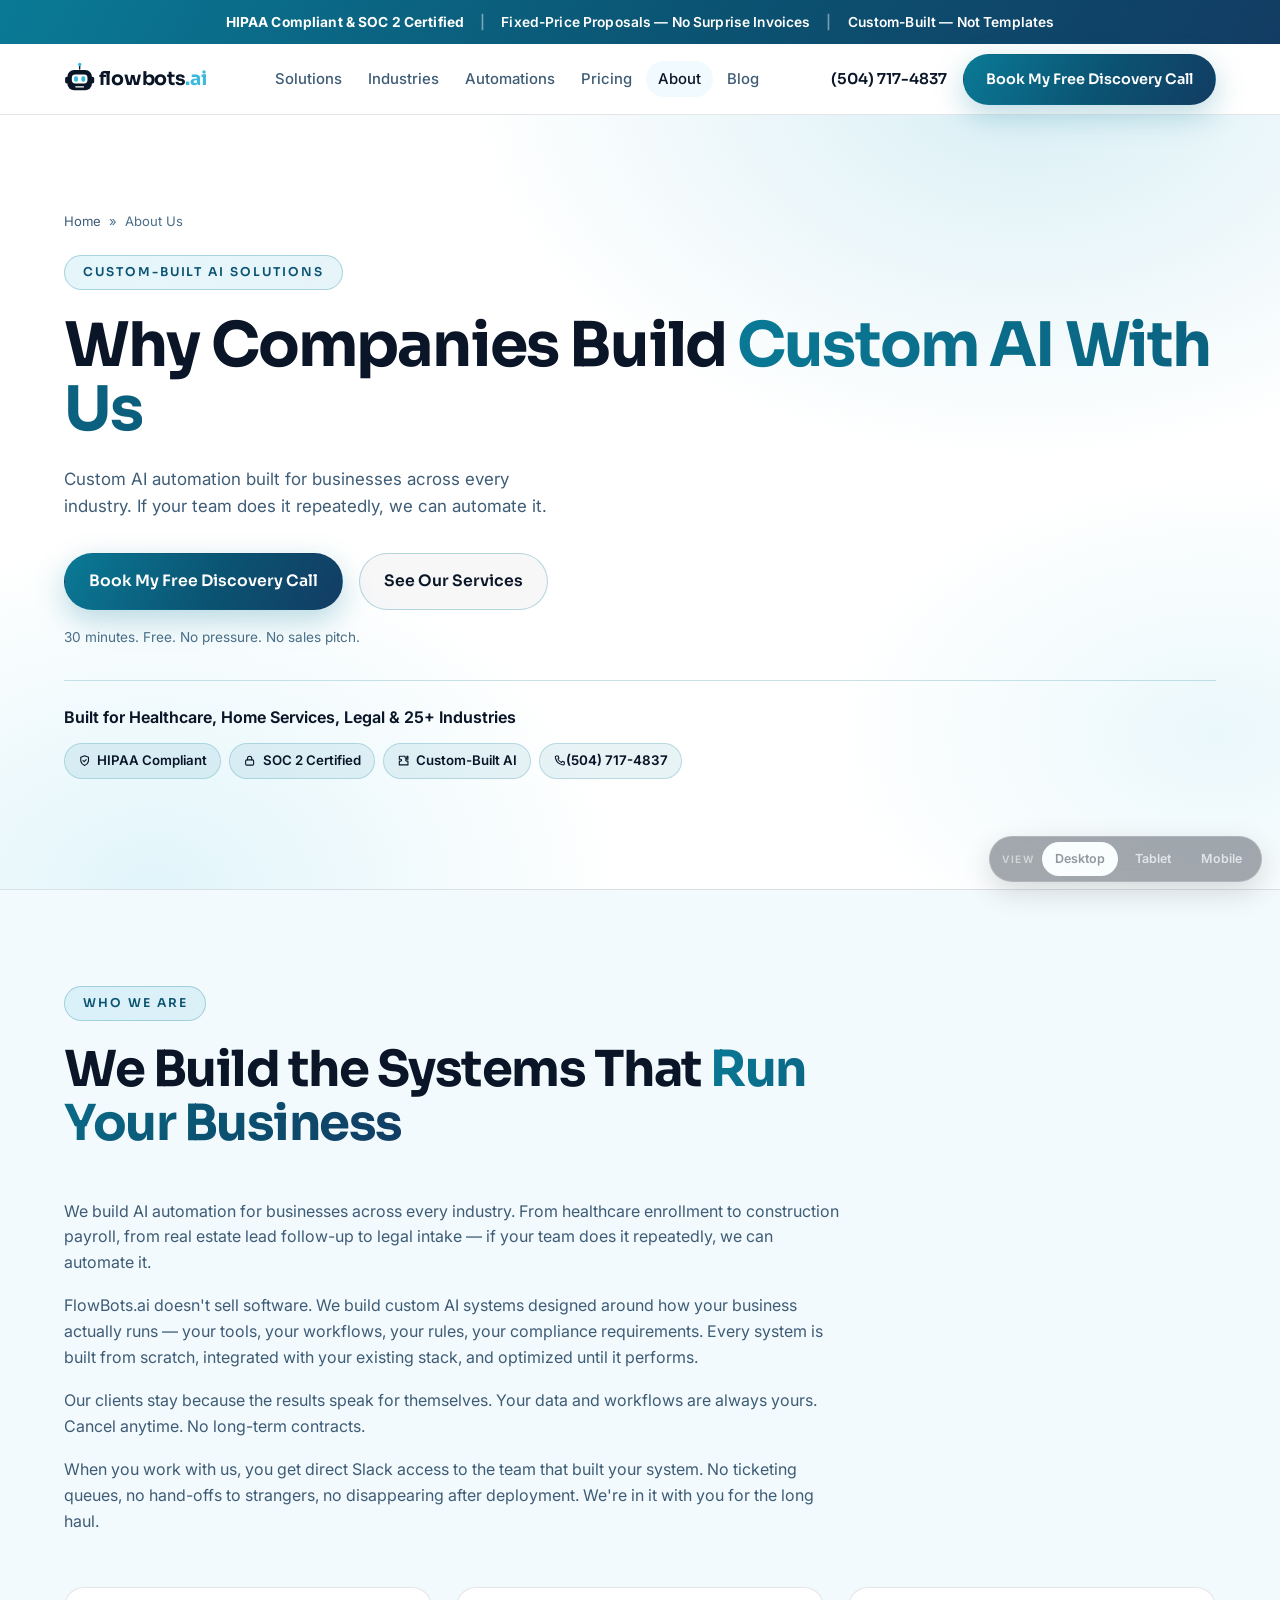
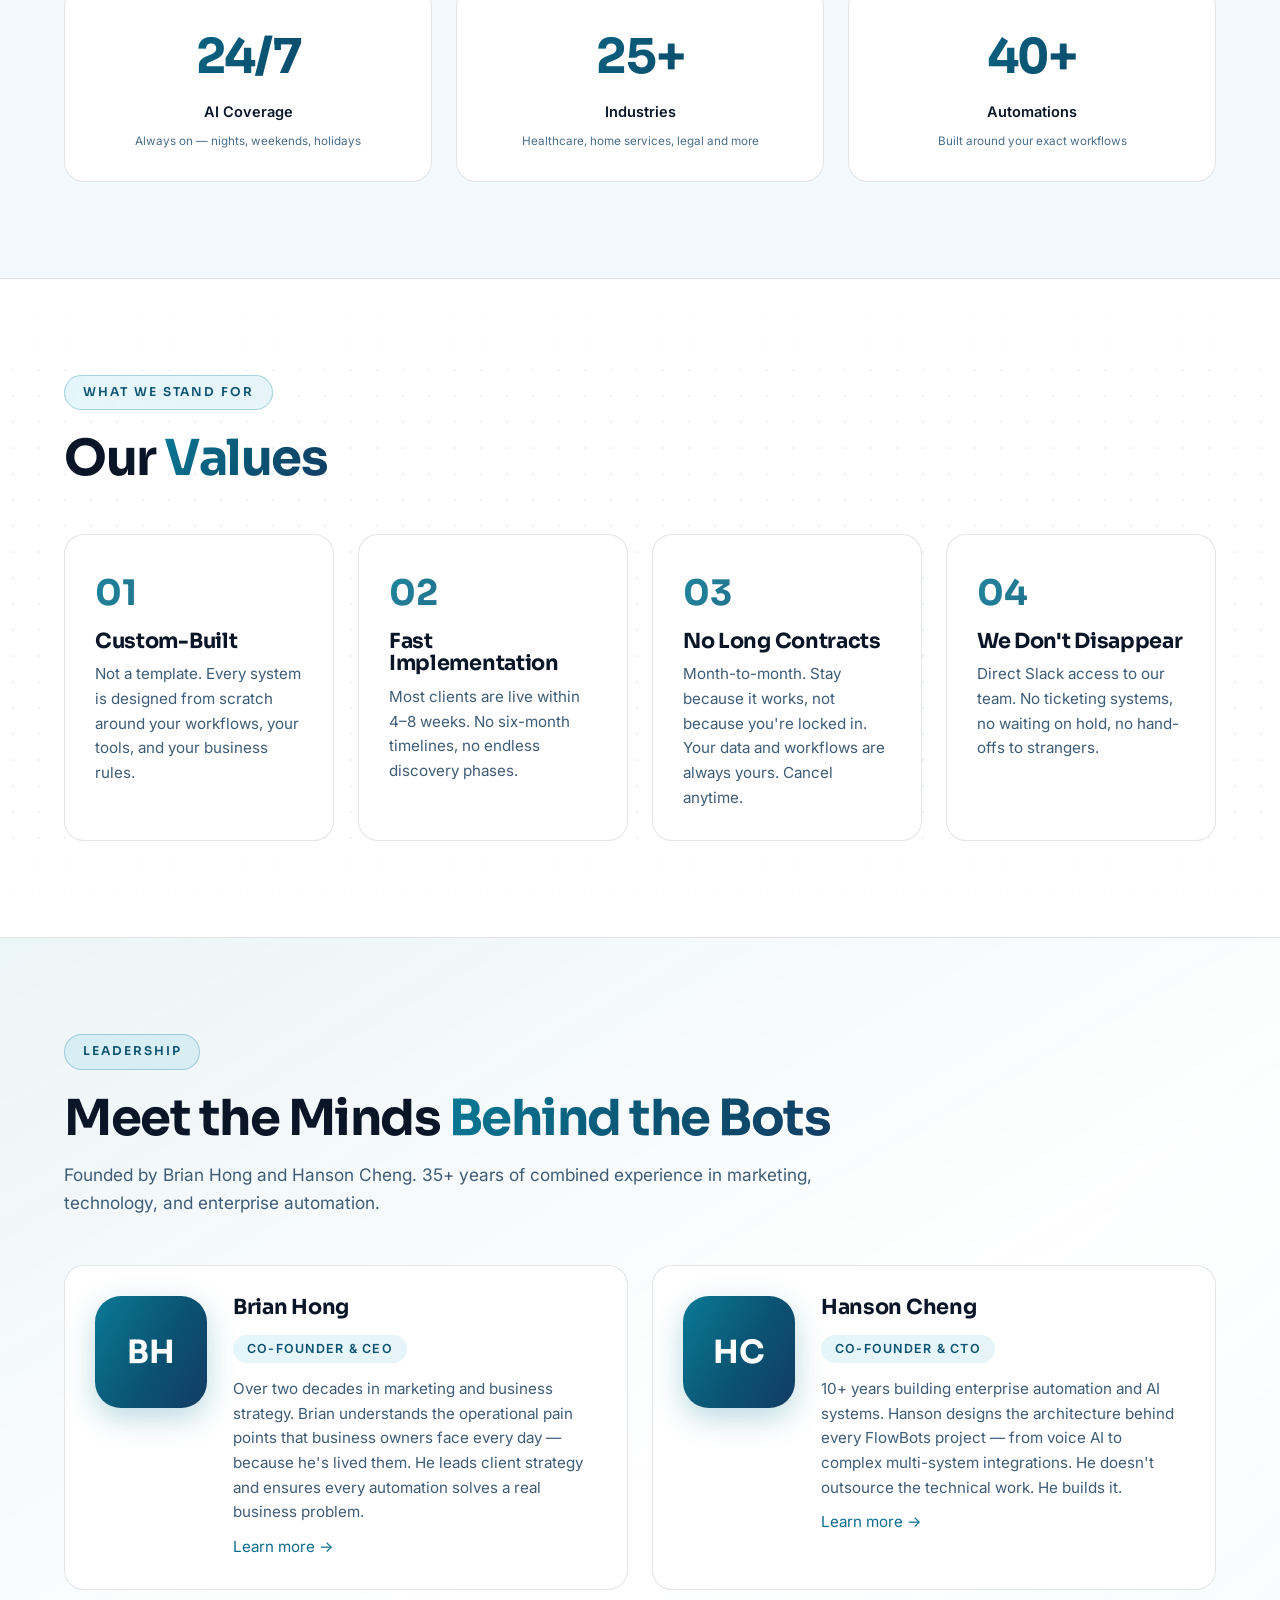
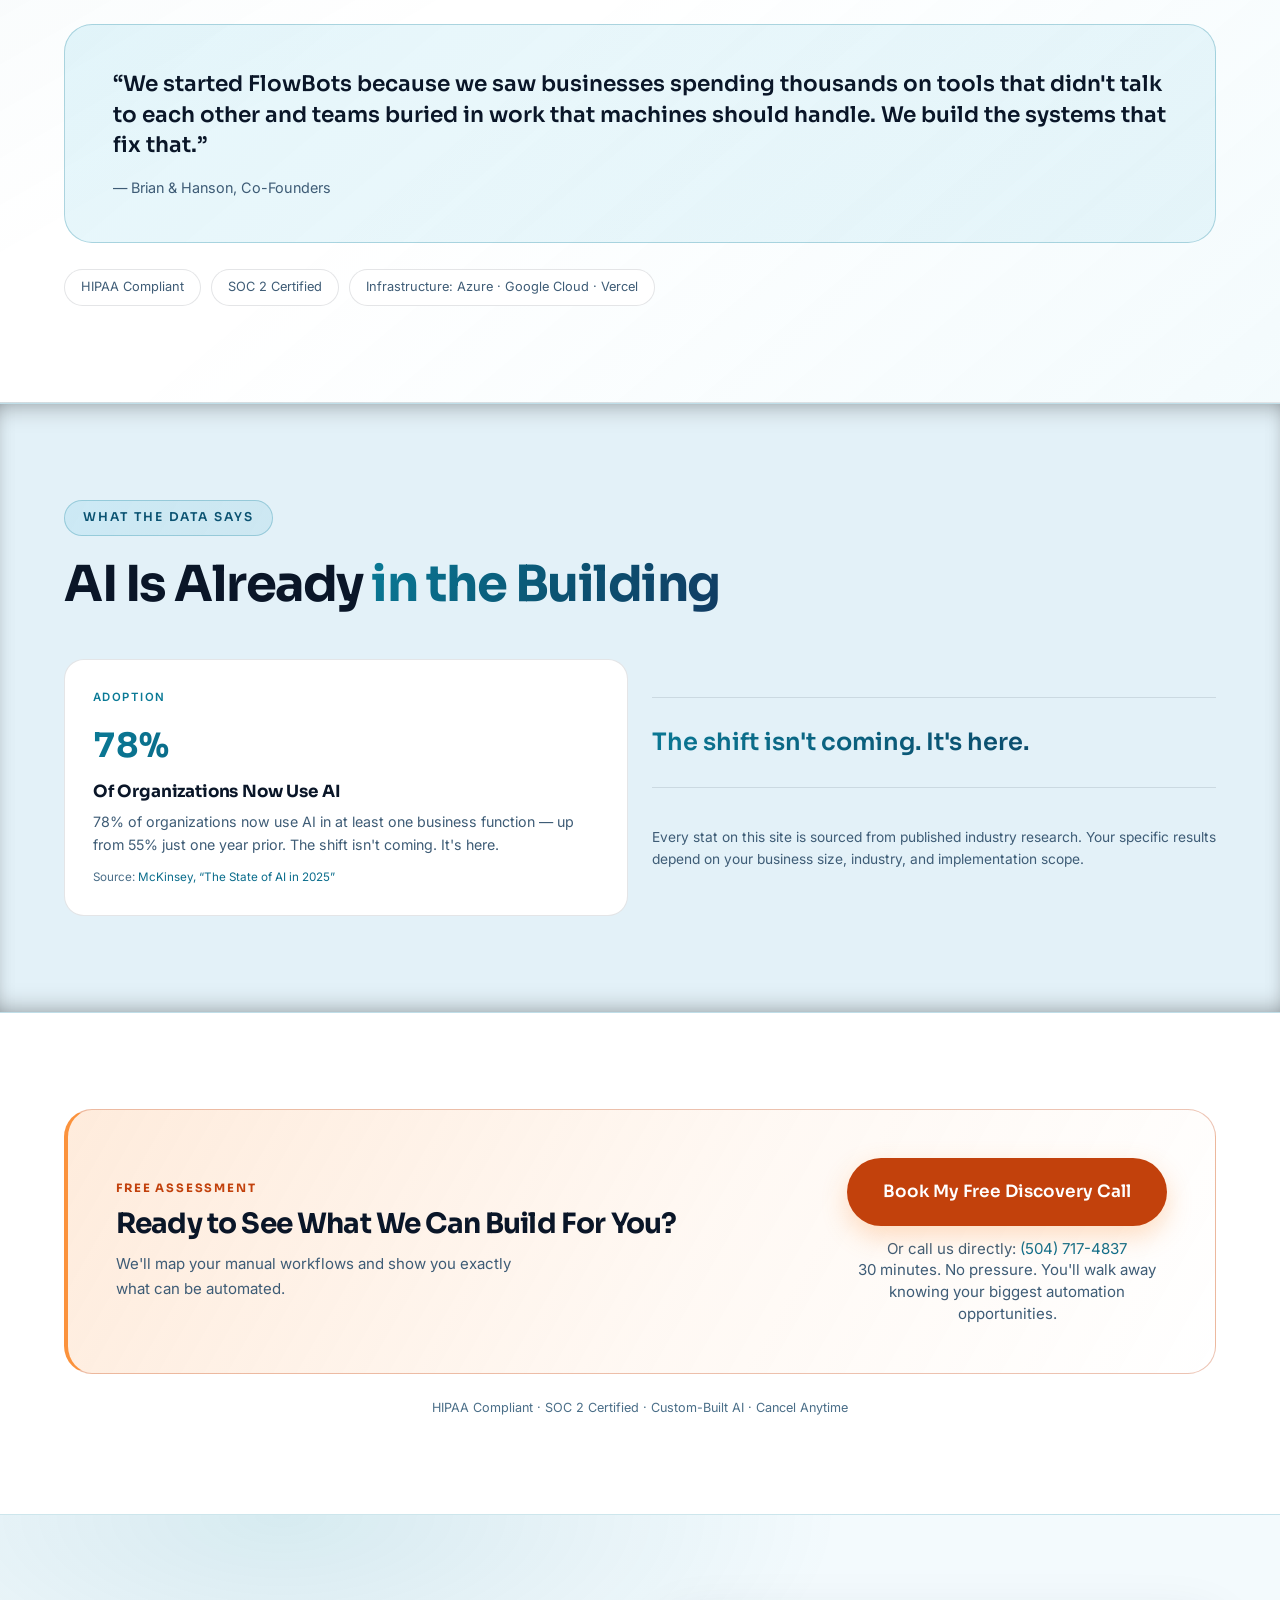
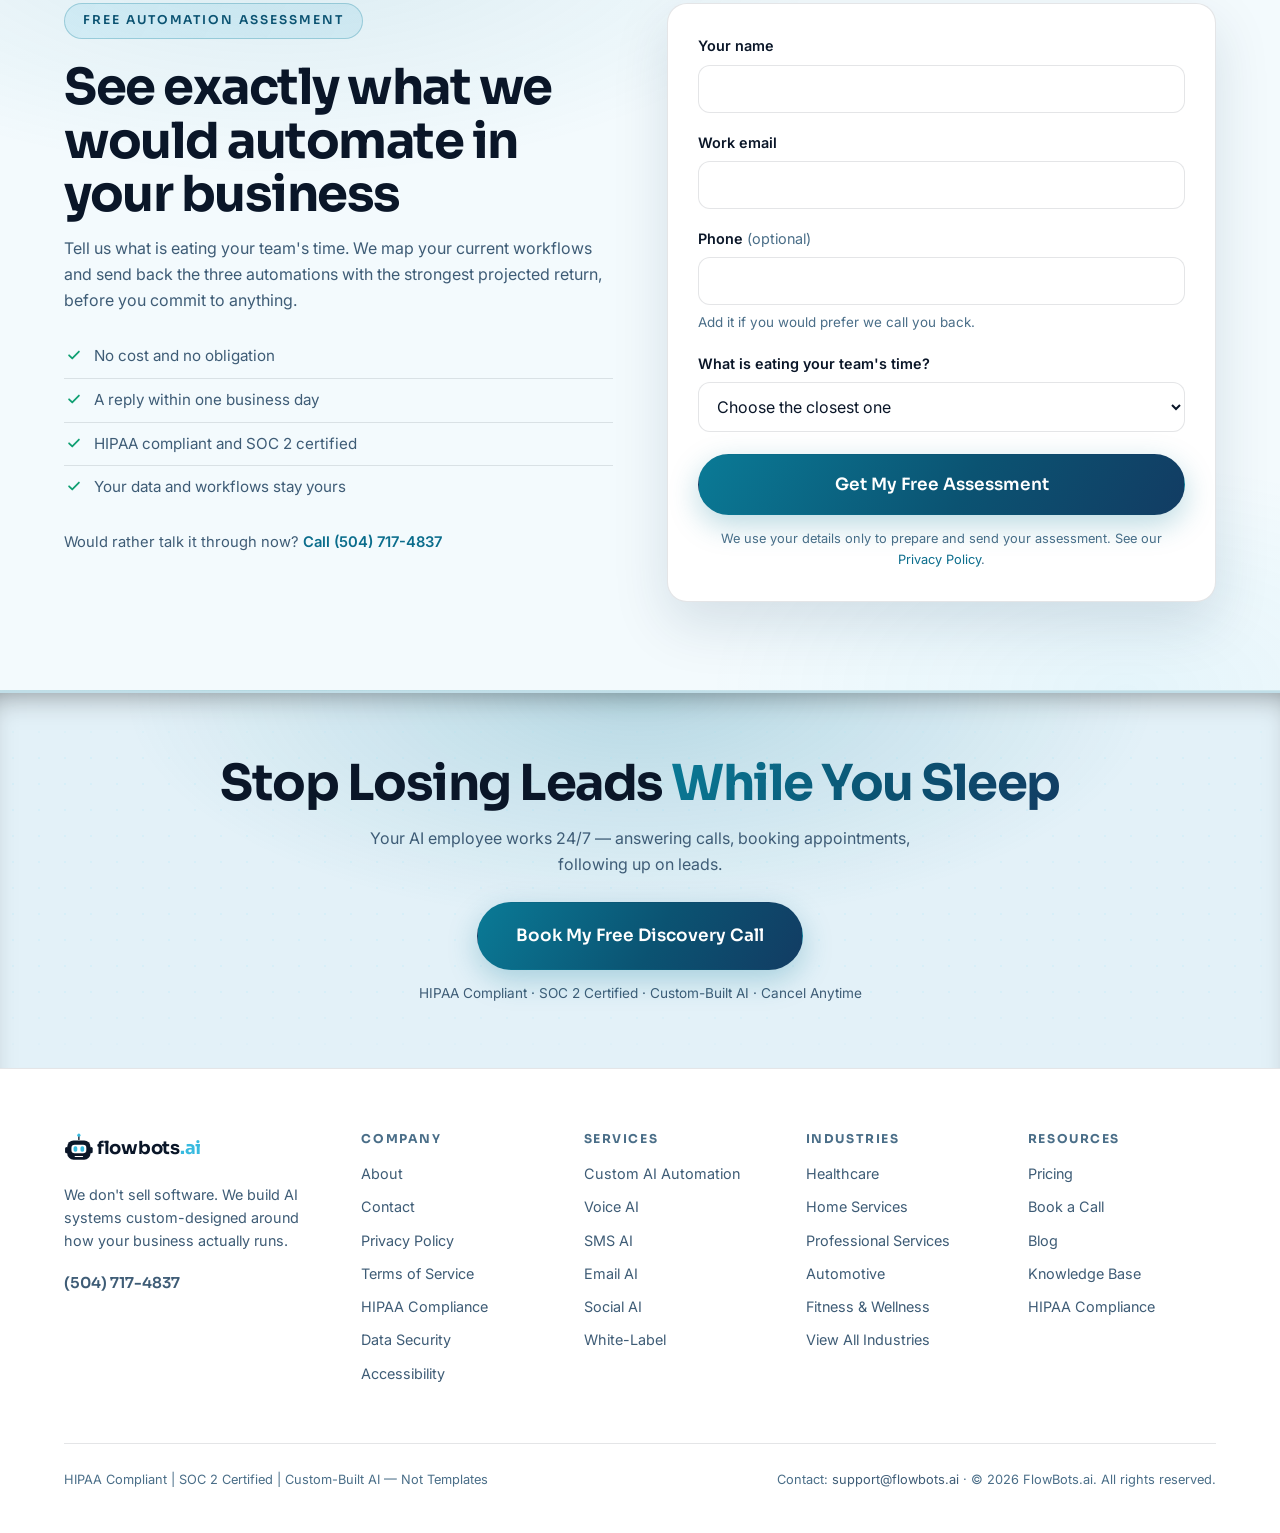
<file: about.html>
<!DOCTYPE html>
<html lang="en">
<head>
<meta charset="UTF-8">
<meta name="viewport" content="width=device-width, initial-scale=1.0">
<title>About FlowBots.ai — Why Companies Build Custom AI With Us</title>
<meta name="description" content="FlowBots.ai builds custom AI systems designed around how your business actually runs — your tools, your workflows, your rules. 24/7 AI coverage across 25+ industries.">
<link rel="preconnect" href="https://fonts.googleapis.com">
<link rel="preconnect" href="https://fonts.gstatic.com" crossorigin>
<link href="https://fonts.googleapis.com/css2?family=Sora:wght@500;600;700&family=Inter:wght@400;500;600&display=swap" rel="stylesheet">
<link rel="stylesheet" href="style.css?v=73">
<script>/* These are the animated designs: motion is on unless a URL explicitly
   asks for ?motion=off. A production build should restore respect for
   prefers-reduced-motion; this is a review prototype. */
try{if(!/[?&]motion=off/.test(location.search))document.documentElement.classList.add('motion-on');}catch(e){}</script>
</head>
<body>
<svg class="icon-sprite" aria-hidden="true" focusable="false" style="position:absolute;width:0;height:0;overflow:hidden"><defs><symbol id="i-phone" viewBox="0 0 24 24"><path d="M6.2 3.5h3.1l1.5 3.9-2 1.4a12.4 12.4 0 0 0 6.4 6.4l1.4-2 3.9 1.5v3.1a2 2 0 0 1-2.2 2A16.6 16.6 0 0 1 4.2 5.7a2 2 0 0 1 2-2.2Z"/></symbol><symbol id="i-message" viewBox="0 0 24 24"><path d="M4 5.5h16v10.2H9.2L4 20V5.5Z"/><path d="M8.2 9.4h7.6M8.2 12.4h5"/></symbol><symbol id="i-shield" viewBox="0 0 24 24"><path d="M12 3.2 19 6v5.1c0 4.5-2.9 8-7 9.7-4.1-1.7-7-5.2-7-9.7V6l7-2.8Z"/><path d="M9.2 11.8 11.3 14l3.5-3.7"/></symbol><symbol id="i-plug" viewBox="0 0 24 24"><path d="M9 3.2v4.4M15 3.2v4.4M6.2 7.6h11.6v3.1a5.8 5.8 0 0 1-11.6 0V7.6ZM12 16.5v4.3"/></symbol><symbol id="i-gear" viewBox="0 0 24 24"><circle cx="12" cy="12" r="3.1"/><path d="M12 3.2v2.4M12 18.4v2.4M5.8 5.8l1.7 1.7M16.5 16.5l1.7 1.7M3.2 12h2.4M18.4 12h2.4M5.8 18.2l1.7-1.7M16.5 7.5l1.7-1.7"/></symbol><symbol id="i-chart" viewBox="0 0 24 24"><path d="M3.5 20.4h17"/><path d="M6.8 20.4v-6.2M11.4 20.4V7.6M16 20.4v-9.2"/></symbol><symbol id="i-sync" viewBox="0 0 24 24"><path d="M20.2 12a8.2 8.2 0 0 1-13.9 5.9M3.8 12A8.2 8.2 0 0 1 17.7 6.1"/><path d="M3.8 7.2V12h4.8M20.2 16.8V12h-4.8"/></symbol><symbol id="i-folder" viewBox="0 0 24 24"><path d="M3.6 6.4h5.6l2 2.4h9.2v10.8H3.6V6.4Z"/><path d="M3.6 11.6h16.8"/></symbol><symbol id="i-puzzle" viewBox="0 0 24 24"><path d="M9.4 4.2h5.2v2.3a1.7 1.7 0 1 0 3.4 0V4.2h1.8v5.2h-2.3a1.7 1.7 0 1 0 0 3.4h2.3v6.9H4.2v-6.9h2.3a1.7 1.7 0 1 0 0-3.4H4.2V4.2h5.2Z"/></symbol><symbol id="i-bolt" viewBox="0 0 24 24"><path d="M13.4 2.6 4.8 13.5h5.9l-1.1 7.9 8.6-10.9h-5.9l1.1-7.9Z"/></symbol><symbol id="i-lock" viewBox="0 0 24 24"><rect x="4.8" y="10.6" width="14.4" height="9.6" rx="2"/><path d="M8.2 10.6V7.9a3.8 3.8 0 0 1 7.6 0v2.7"/></symbol><symbol id="i-unlock" viewBox="0 0 24 24"><rect x="4.8" y="10.6" width="14.4" height="9.6" rx="2"/><path d="M8.2 10.6V7.9a3.8 3.8 0 0 1 7.1-1.9"/></symbol><symbol id="i-document" viewBox="0 0 24 24"><path d="M6.2 3.4h7.4l4.2 4.2v13H6.2V3.4Z"/><path d="M13.6 3.4v4.2h4.2M9.2 12.4h5.6M9.2 15.8h5.6"/></symbol><symbol id="i-flask" viewBox="0 0 24 24"><path d="M9.4 3.4v6.1L4.6 18a2 2 0 0 0 1.7 3h11.4a2 2 0 0 0 1.7-3l-4.8-8.5V3.4"/><path d="M8.2 3.4h7.6M7.4 14.2h9.2"/></symbol><symbol id="i-trending" viewBox="0 0 24 24"><path d="M3.4 16.8 9.2 11l3.7 3.7 7.7-7.7"/><path d="M15.4 7h5.2v5.2"/></symbol><symbol id="i-users" viewBox="0 0 24 24"><circle cx="9.2" cy="8.4" r="3.2"/><path d="M3.6 19.6a5.6 5.6 0 0 1 11.2 0"/><path d="M16.2 6.2a3 3 0 0 1 0 5.9M17.4 14.6a5 5 0 0 1 3.2 4.6"/></symbol><symbol id="i-bot" viewBox="0 0 24 24"><rect x="4.4" y="8.2" width="15.2" height="10.6" rx="3"/><path d="M12 4.2v4M9.4 12.6v1.8M14.6 12.6v1.8M2.6 12.4v3M21.4 12.4v3"/><circle cx="12" cy="3.2" r="1.2"/></symbol><symbol id="i-tools" viewBox="0 0 24 24"><path d="M14.8 6.4a3.8 3.8 0 0 0 5 5l-9.6 9.6a2.2 2.2 0 0 1-3.1-3.1l9.6-9.6a3.8 3.8 0 0 0-5-5"/></symbol><symbol id="i-receipt" viewBox="0 0 24 24"><path d="M6 3.4h12v17.2l-3-1.9-3 1.9-3-1.9-3 1.9V3.4Z"/><path d="M9 8.4h6M9 12.2h6"/></symbol><symbol id="i-star" viewBox="0 0 24 24"><path d="m12 3.4 2.7 5.5 6 .9-4.3 4.2 1 6-5.4-2.8-5.4 2.8 1-6L3.3 9.8l6-.9L12 3.4Z"/></symbol><symbol id="i-mic" viewBox="0 0 24 24"><rect x="9.2" y="2.6" width="5.6" height="10.8" rx="2.8"/><path d="M5.4 11.6a6.6 6.6 0 0 0 13.2 0M12 18.2v3.2"/></symbol><symbol id="i-repeat" viewBox="0 0 24 24"><path d="M4.2 9.4a4 4 0 0 1 4-4h11.6M19.8 14.6a4 4 0 0 1-4 4H4.2"/><path d="M16.6 2.4 19.8 5.4l-3.2 3M7.4 15.6 4.2 18.6l3.2 3"/></symbol><symbol id="i-cpu" viewBox="0 0 24 24"><rect x="7.6" y="7.6" width="8.8" height="8.8" rx="1.6"/><path d="M10.6 2.8v4.8M13.4 2.8v4.8M10.6 16.4v4.8M13.4 16.4v4.8M2.8 10.6h4.8M2.8 13.4h4.8M16.4 10.6h4.8M16.4 13.4h4.8"/></symbol><symbol id="i-calendar" viewBox="0 0 24 24"><rect x="3.8" y="5.4" width="16.4" height="15" rx="2"/><path d="M8.2 2.8v4.4M15.8 2.8v4.4M3.8 10.4h16.4"/></symbol><symbol id="i-card" viewBox="0 0 24 24"><rect x="2.8" y="5.2" width="18.4" height="13.6" rx="2.2"/><path d="M2.8 10h18.4M6.4 14.6h3.4"/></symbol><symbol id="i-ruler" viewBox="0 0 24 24"><path d="m3.4 15.4 12-12 5.2 5.2-12 12-5.2-5.2Z"/><path d="m7.4 11.4 2 2M10.6 8.2l2 2M13.8 5 15.8 7"/></symbol><symbol id="i-clock" viewBox="0 0 24 24"><circle cx="12" cy="12" r="8.6"/><path d="M12 6.8V12l3.4 2.2"/></symbol><symbol id="i-search" viewBox="0 0 24 24"><circle cx="10.8" cy="10.8" r="6.8"/><path d="m16 16 4.6 4.6"/></symbol><symbol id="i-graduation" viewBox="0 0 24 24"><path d="M2.8 8.6 12 4.2l9.2 4.4-9.2 4.4L2.8 8.6Z"/><path d="M6.6 10.6v5.2c0 1.6 2.4 2.9 5.4 2.9s5.4-1.3 5.4-2.9v-5.2M20.4 9v5.4"/></symbol><symbol id="i-target" viewBox="0 0 24 24"><circle cx="12" cy="12" r="8.4"/><circle cx="12" cy="12" r="4.6"/><circle cx="12" cy="12" r="1"/></symbol><symbol id="i-home" viewBox="0 0 24 24"><path d="M3.8 10.8 12 3.8l8.2 7v9.4H3.8v-9.4Z"/><path d="M9.4 20.2v-5.6h5.2v5.6"/></symbol><symbol id="i-health" viewBox="0 0 24 24"><path d="M6.2 3.2v5.4a4.6 4.6 0 0 0 9.2 0V3.2"/><path d="M4.4 3.2h3.6M13.6 3.2h3.6M10.8 13a5.4 5.4 0 0 0 5.4 5.2 3.6 3.6 0 0 0 3.6-3.6v-1.2"/><circle cx="19.8" cy="11.4" r="2"/></symbol><symbol id="i-building" viewBox="0 0 24 24"><path d="M4.2 20.6V8.2L12 3.4l7.8 4.8v12.4"/><path d="M3 20.6h18M8 11.4h2.4M13.6 11.4H16M8 15.4h2.4M13.6 15.4H16"/></symbol><symbol id="i-check" viewBox="0 0 24 24"><path d="m4.6 12.4 4.8 4.8 10-10.4"/></symbol><symbol id="i-x" viewBox="0 0 24 24"><path d="M6.2 6.2l11.6 11.6M17.8 6.2 6.2 17.8"/></symbol><symbol id="i-menu" viewBox="0 0 24 24"><path d="M3.8 7h16.4M3.8 12h16.4M3.8 17h16.4"/></symbol><symbol id="i-arrow-down" viewBox="0 0 24 24"><path d="M12 4.2v14.6M6.4 13.4 12 19l5.6-5.6"/></symbol><symbol id="i-mail" viewBox="0 0 24 24"><rect x="3.2" y="5.2" width="17.6" height="13.6" rx="2"/><path d="m3.8 6.6 8.2 6 8.2-6"/></symbol><symbol id="i-route" viewBox="0 0 24 24"><circle cx="6" cy="6" r="2.6"/><circle cx="18" cy="18" r="2.6"/><path d="M8.6 6h5.8a3.6 3.6 0 0 1 0 7.2H9.6a3.6 3.6 0 0 0 0 7.2h.4"/></symbol></defs></svg>

<div class="topbar">
  <b>HIPAA Compliant &amp; SOC 2 Certified</b><span class="sep">|</span><span class="hide-m">Fixed-Price Proposals — No Surprise Invoices</span><span class="sep hide-m">|</span><span class="hide-m">Custom-Built — Not Templates</span>
</div>

<header class="site-header">
  <div class="wrap nav">
    <a class="brand" href="index.html" aria-label="FlowBots.ai home">
      <svg xmlns="http://www.w3.org/2000/svg" width="200" height="38" viewBox="0 0 320 60" role="img" aria-label="flowbots.ai"><g transform="translate(2 4)"><path stroke="#0A1628" stroke-linecap="round" stroke-width="2.5" d="M26 0v8"/><circle cx="26" r="3" fill="#38BADF"/><rect width="44" height="36" x="4" y="10" fill="#0A1628" rx="12" ry="12"/><rect width="6" height="12" y="22" fill="#0A1628" rx="3" ry="3"/><rect width="6" height="12" x="46" y="22" fill="#0A1628" rx="3" ry="3"/><rect width="28" height="16" x="12" y="18" fill="#FFFFFF" rx="6" ry="6"/><rect width="7" height="10" x="16" y="21" fill="#38BADF" rx="3" ry="3"/><rect width="7" height="10" x="29" y="21" fill="#38BADF" rx="3" ry="3"/><path stroke="#FFFFFF" stroke-linecap="round" stroke-width="2" d="M19 40h14"/></g><text x="62" y="40" fill="#0A1628" font-family="'Sora','DM Sans',Arial,sans-serif" font-size="34" font-weight="700" letter-spacing="-.5">flowbots<tspan fill="#38BADF">.ai</tspan></text></svg>
    </a>
    <ul class="nav-links">
      <li><a href="solutions.html">Solutions</a></li>
      <li><a href="industries.html">Industries</a></li>
      <li><a href="automations.html">Automations</a></li>
      <li><a href="pricing.html">Pricing</a></li>
      <li><a href="about.html" aria-current="page">About</a></li>
      <li><a href="blog.html">Blog</a></li>
    </ul>
    <div class="nav-cta">
      <a class="nav-phone" href="tel:+15047174837" data-track="tel-click">(504) 717-4837</a>
      <a class="btn btn-primary" href="https://www.flowbots.ai/book-call/" data-track="cta-book">Book My Free Discovery Call</a>
      <button class="nav-toggle" aria-expanded="false" aria-label="Open menu"><svg class="ico" aria-hidden="true"><use href="#i-menu"></use></svg></button>
    </div>
  </div>
  <nav class="mobile-menu" aria-label="Mobile">
    <a href="solutions.html">Solutions</a>
    <a href="industries.html">Industries</a>
    <a href="automations.html">Automations</a>
    <a href="pricing.html">Pricing</a>
    <a href="about.html">About</a>
    <a href="blog.html">Blog</a>
    <a href="tel:+15047174837" data-track="tel-click">(504) 717-4837</a>
  </nav>
</header>

<main>

<!-- ============ HERO ============ -->
<section class="hero">
  <div class="wrap" style="position:relative">
    <p class="crumbs"><a href="index.html">Home</a><span class="sep">»</span>About Us</p>
    <span class="eyebrow">Custom-Built AI Solutions</span>
    <h1>Why Companies Build <span class="grad-text">Custom AI With Us</span></h1>
    <p class="lede">Custom AI automation built for businesses across every industry. If your team does it repeatedly, we can automate it.</p>
    <div class="cta-row">
      <a class="btn btn-primary btn-lg" href="https://www.flowbots.ai/book-call/" data-track="cta-book">Book My Free Discovery Call</a>
      <a class="btn btn-ghost btn-lg" href="solutions.html">See Our Services</a>
    </div>
    <p class="micro">30 minutes. Free. No pressure. No sales pitch.</p>
    <p class="hero-trust"><b>Built for Healthcare, Home Services, Legal &amp; 25+ Industries</b><span class="trust-chips"><span><svg class="ico" aria-hidden="true"><use href="#i-shield"></use></svg>HIPAA Compliant</span><span><svg class="ico" aria-hidden="true"><use href="#i-lock"></use></svg>SOC 2 Certified</span><span><svg class="ico" aria-hidden="true"><use href="#i-puzzle"></use></svg>Custom-Built AI</span><span><a href="tel:+15047174837" data-track="tel-click"><svg class="ico" aria-hidden="true"><use href="#i-phone"></use></svg>(504) 717-4837</a></span></span></p>
  </div>
</section>

<!-- ============ THE STORY ============ -->
<section class="sec-panel">
  <div class="wrap">
    <div class="section-head reveal">
      <span class="eyebrow">Who We Are</span>
      <h2>We Build the Systems That <span class="grad-text">Run Your Business</span></h2>
    </div>
    <div class="prose reveal">
      <p>We build AI automation for businesses across every industry. From healthcare enrollment to construction payroll, from real estate lead follow-up to legal intake — if your team does it repeatedly, we can automate it.</p>
      <p>FlowBots.ai doesn't sell software. We build custom AI systems designed around how your business actually runs — your tools, your workflows, your rules, your compliance requirements. Every system is built from scratch, integrated with your existing stack, and optimized until it performs.</p>
      <p>Our clients stay because the results speak for themselves. Your data and workflows are always yours. Cancel anytime. No long-term contracts.</p>
      <p>When you work with us, you get direct Slack access to the team that built your system. No ticketing queues, no hand-offs to strangers, no disappearing after deployment. We're in it with you for the long haul.</p>
    </div>

    <div class="grid-3 mt-4">
      <div class="stat reveal">
        <b>24/7</b>
        <span class="stat-label">AI Coverage</span>
        <span class="stat-src">Always on — nights, weekends, holidays</span>
      </div>
      <div class="stat reveal">
        <b class="countup" data-target="25" data-suffix="+">0+</b>
        <span class="stat-label">Industries</span>
        <span class="stat-src">Healthcare, home services, legal and more</span>
      </div>
      <div class="stat reveal">
        <b class="countup" data-target="40" data-suffix="+">0+</b>
        <span class="stat-label">Automations</span>
        <span class="stat-src">Built around your exact workflows</span>
      </div>
    </div>
  </div>
</section>

<!-- ============ VALUES ============ -->
<section class="sec-grid">
  <div class="wrap">
    <div class="section-head reveal">
      <span class="eyebrow">What We Stand For</span>
      <h2>Our <span class="grad-text">Values</span></h2>
    </div>
    <div class="grid-4">
      <div class="card reveal">
        <span class="card-num">01</span>
        <h3>Custom-Built</h3>
        <p>Not a template. Every system is designed from scratch around your workflows, your tools, and your business rules.</p>
      </div>
      <div class="card reveal">
        <span class="card-num">02</span>
        <h3>Fast Implementation</h3>
        <p>Most clients are live within 4–8 weeks. No six-month timelines, no endless discovery phases.</p>
      </div>
      <div class="card reveal">
        <span class="card-num">03</span>
        <h3>No Long Contracts</h3>
        <p>Month-to-month. Stay because it works, not because you're locked in. Your data and workflows are always yours. Cancel anytime.</p>
      </div>
      <div class="card reveal">
        <span class="card-num">04</span>
        <h3>We Don't Disappear</h3>
        <p>Direct Slack access to our team. No ticketing systems, no waiting on hold, no hand-offs to strangers.</p>
      </div>
    </div>
  </div>
</section>

<!-- ============ FOUNDERS ============ -->
<section class="sec-wash">
  <div class="wrap">
    <div class="section-head reveal">
      <span class="eyebrow">Leadership</span>
      <h2>Meet the Minds <span class="grad-text">Behind the Bots</span></h2>
      <p>Founded by Brian Hong and Hanson Cheng. 35+ years of combined experience in marketing, technology, and enterprise automation.</p>
    </div>
    <div class="grid-2">
      <div class="card reveal">
        <div class="founder-card">
          <div class="avatar" aria-hidden="true">BH</div>
          <div>
            <h3>Brian Hong</h3>
            <span class="role-tag">Co-Founder &amp; CEO</span>
            <p>Over two decades in marketing and business strategy. Brian understands the operational pain points that business owners face every day — because he's lived them. He leads client strategy and ensures every automation solves a real business problem.</p>
            <p class="mt-1"><a href="bio.html">Learn more →</a></p>
          </div>
        </div>
      </div>
      <div class="card reveal">
        <div class="founder-card">
          <div class="avatar" aria-hidden="true">HC</div>
          <div>
            <h3>Hanson Cheng</h3>
            <span class="role-tag">Co-Founder &amp; CTO</span>
            <p>10+ years building enterprise automation and AI systems. Hanson designs the architecture behind every FlowBots project — from voice AI to complex multi-system integrations. He doesn't outsource the technical work. He builds it.</p>
            <p class="mt-1"><a href="bio.html#hanson">Learn more →</a></p>
          </div>
        </div>
      </div>
    </div>

    <blockquote class="quote mt-3 reveal">
      “We started FlowBots because we saw businesses spending thousands on tools that didn't talk to each other and teams buried in work that machines should handle. We build the systems that fix that.”
      <footer>— Brian &amp; Hanson, Co-Founders</footer>
    </blockquote>

    <div class="chips reveal">
      <span>HIPAA Compliant</span>
      <span>SOC 2 Certified</span>
      <span>Infrastructure: Azure · Google Cloud · Vercel</span>
    </div>
  </div>
</section>

<!-- ============ FEATURED STAT ============ -->
<section class="sec-inset">
  <div class="wrap">
    <div class="section-head reveal">
      <span class="eyebrow">What the Data Says</span>
      <h2>AI Is Already <span class="grad-text">in the Building</span></h2>
    </div>
    <div class="grid-2">
      <div class="stat-detail reveal">
        <span class="tag">Adoption</span>
        <b class="n countup" data-target="78" data-suffix="%">0%</b>
        <h4>Of Organizations Now Use AI</h4>
        <p>78% of organizations now use AI in at least one business function — up from 55% just one year prior. The shift isn't coming. It's here.</p>
        <span class="src">Source: <a href="https://www.mckinsey.com/capabilities/quantumblack/our-insights/the-state-of-ai" target="_blank" rel="noopener">McKinsey, “The State of AI in 2025”</a></span>
      </div>
      <div class="reveal">
        <p class="pull">The shift isn't coming. It's here.</p>
        <p class="muted small">Every stat on this site is sourced from published industry research. Your specific results depend on your business size, industry, and implementation scope.</p>
      </div>
    </div>
  </div>
</section>

<!-- ============ CLOSING CTA ============ -->
<section>
  <div class="wrap">
    <div class="band reveal">
      <div>
        <h2>Ready to See What We Can Build For You?</h2>
        <p>We'll map your manual workflows and show you exactly what can be automated.</p>
      </div>
      <div class="cta-col">
        <a class="btn btn-primary btn-lg" href="https://www.flowbots.ai/book-call/" data-track="cta-book">Book My Free Discovery Call</a>
        <p class="micro">Or call us directly: <a href="tel:+15047174837" data-track="tel-click">(504) 717-4837</a><br>30 minutes. No pressure. You'll walk away knowing your biggest automation opportunities.</p>
      </div>
    </div>
    <p class="src-note center reveal">HIPAA Compliant · SOC 2 Certified · Custom-Built AI · Cancel Anytime</p>
  </div>
</section>


<section class="lead-section sec-feature" id="assessment">
  <div class="wrap lead-grid">
    <div class="lead-copy">
      <span class="eyebrow">Free Automation Assessment</span>
      <h2>See exactly what we would automate in your business</h2>
      <p>Tell us what is eating your team's time. We map your current workflows and send back the three automations with the strongest projected return, before you commit to anything.</p>
      <ul class="lead-assure">
        <li>No cost and no obligation</li>
        <li>A reply within one business day</li>
        <li>HIPAA compliant and SOC 2 certified</li>
        <li>Your data and workflows stay yours</li>
      </ul>
      <p class="lead-alt">Would rather talk it through now? <a href="tel:+15047174837" data-track="tel-click">Call (504) 717-4837</a></p>
    </div>

    <form class="lead-form" novalidate data-leadform>
      <div class="field">
        <label for="lf-name">Your name</label>
        <input id="lf-name" name="name" type="text" autocomplete="name" required aria-describedby="lf-name-err">
        <span class="field-err" id="lf-name-err" role="alert"></span>
      </div>
      <div class="field">
        <label for="lf-email">Work email</label>
        <input id="lf-email" name="email" type="email" autocomplete="email" inputmode="email" required aria-describedby="lf-email-err">
        <span class="field-err" id="lf-email-err" role="alert"></span>
      </div>
      <div class="field">
        <label for="lf-phone">Phone <span class="opt">(optional)</span></label>
        <input id="lf-phone" name="phone" type="tel" autocomplete="tel" inputmode="tel" aria-describedby="lf-phone-hint">
        <span class="field-hint" id="lf-phone-hint">Add it if you would prefer we call you back.</span>
      </div>
      <div class="field">
        <label for="lf-problem">What is eating your team's time?</label>
        <select id="lf-problem" name="problem" required aria-describedby="lf-problem-err">
          <option value="">Choose the closest one</option>
          <option>We are missing calls after hours</option>
          <option>Leads go cold before we follow up</option>
          <option>My team is buried in repetitive tasks</option>
          <option>We need to scale without hiring</option>
          <option>Something else</option>
        </select>
        <span class="field-err" id="lf-problem-err" role="alert"></span>
      </div>
      <button type="submit" class="btn btn-primary btn-lg lead-submit">Get My Free Assessment</button>
      <p class="lead-privacy">We use your details only to prepare and send your assessment. See our <a href="https://www.flowbots.ai/privacy-policy/">Privacy Policy</a>.</p>
    </form>

    <div class="lead-success" hidden role="status">
      <span class="lead-tick" aria-hidden="true">
        <svg class="ico" aria-hidden="true"><use href="#i-check"></use></svg>
      </span>
      <h3>Your assessment request is in</h3>
      <p>We will map your workflows and reply within one business day with the three automations we would build first, and what each is worth.</p>
      <p class="lead-alt">Need it sooner? <a href="tel:+15047174837" data-track="tel-click">Call (504) 717-4837</a></p>
    </div>
  </div>
</section>

<!-- ============ PRE-FOOTER CTA ============ -->
<section class="prefoot">
  <div class="wrap">
    <h2 class="reveal">Stop Losing Leads <span class="grad-text">While You Sleep</span></h2>
    <p class="reveal">Your AI employee works 24/7 — answering calls, booking appointments, following up on leads.</p>
    <div class="reveal">
      <a class="btn btn-primary btn-lg" href="https://www.flowbots.ai/book-call/" data-track="cta-book">Book My Free Discovery Call</a>
      <p class="micro">HIPAA Compliant · SOC 2 Certified · Custom-Built AI · Cancel Anytime</p>
    </div>
  </div>
</section>

</main>

<footer class="site-footer">
  <div class="wrap">
    <div class="footer-grid">
      <div>
        <svg xmlns="http://www.w3.org/2000/svg" width="170" height="32" viewBox="0 0 320 60" role="img" aria-label="flowbots.ai"><g transform="translate(2 4)"><path stroke="#0A1628" stroke-linecap="round" stroke-width="2.5" d="M26 0v8"/><circle cx="26" r="3" fill="#38BADF"/><rect width="44" height="36" x="4" y="10" fill="#0A1628" rx="12" ry="12"/><rect width="6" height="12" y="22" fill="#0A1628" rx="3" ry="3"/><rect width="6" height="12" x="46" y="22" fill="#0A1628" rx="3" ry="3"/><rect width="28" height="16" x="12" y="18" fill="#FFFFFF" rx="6" ry="6"/><rect width="7" height="10" x="16" y="21" fill="#38BADF" rx="3" ry="3"/><rect width="7" height="10" x="29" y="21" fill="#38BADF" rx="3" ry="3"/><path stroke="#FFFFFF" stroke-linecap="round" stroke-width="2" d="M19 40h14"/></g><text x="62" y="40" fill="#0A1628" font-family="'Sora','DM Sans',Arial,sans-serif" font-size="34" font-weight="700" letter-spacing="-.5">flowbots<tspan fill="#38BADF">.ai</tspan></text></svg>
        <p class="footer-tag">We don't sell software. We build AI systems custom-designed around how your business actually runs.</p>
        <p><a href="tel:+15047174837" data-track="tel-click" class="nav-phone">(504) 717-4837</a></p>
      </div>
      <div>
        <h4>Company</h4>
        <ul>
          <li><a href="about.html">About</a></li>
          <li><a href="https://www.flowbots.ai/contact/">Contact</a></li>
          <li><a href="https://www.flowbots.ai/privacy-policy/">Privacy Policy</a></li>
          <li><a href="https://www.flowbots.ai/terms-of-service/">Terms of Service</a></li>
          <li><a href="https://www.flowbots.ai/hipaa-compliance/">HIPAA Compliance</a></li>
          <li><a href="https://www.flowbots.ai/data-security/">Data Security</a></li>
          <li><a href="https://www.flowbots.ai/accessibility/">Accessibility</a></li>
        </ul>
      </div>
      <div>
        <h4>Services</h4>
        <ul>
          <li><a href="automations.html">Custom AI Automation</a></li>
          <li><a href="solutions.html">Voice AI</a></li>
          <li><a href="solutions.html">SMS AI</a></li>
          <li><a href="solutions.html">Email AI</a></li>
          <li><a href="solutions.html">Social AI</a></li>
          <li><a href="solutions.html">White-Label</a></li>
        </ul>
      </div>
      <div>
        <h4>Industries</h4>
        <ul>
          <li><a href="industries.html">Healthcare</a></li>
          <li><a href="industries.html">Home Services</a></li>
          <li><a href="industries.html">Professional Services</a></li>
          <li><a href="industries.html">Automotive</a></li>
          <li><a href="industries.html">Fitness &amp; Wellness</a></li>
          <li><a href="industries.html">View All Industries</a></li>
        </ul>
      </div>
      <div>
        <h4>Resources</h4>
        <ul>
          <li><a href="pricing.html">Pricing</a></li>
          <li><a href="https://www.flowbots.ai/book-call/" data-track="cta-book">Book a Call</a></li>
          <li><a href="blog.html">Blog</a></li>
          <li><a href="https://www.flowbots.ai/ai-automation-knowledge-base/">Knowledge Base</a></li>
          <li><a href="https://www.flowbots.ai/hipaa-compliance/">HIPAA Compliance</a></li>
        </ul>
      </div>
    </div>
    <div class="footer-bottom">
      <span>HIPAA Compliant | SOC 2 Certified | Custom-Built AI — Not Templates</span>
      <span>Contact: <a href="mailto:support@flowbots.ai">support@flowbots.ai</a> · © 2026 FlowBots.ai. All rights reserved.</span>
    </div>
  </div>
</footer>

<div class="sticky-cta">
  <a class="btn btn-ghost" href="tel:+15047174837">Call Us</a>
  <a class="btn btn-primary" href="https://www.flowbots.ai/book-call/" data-track="cta-book">Book Free Call</a>
</div>


<button type="button" class="to-top" aria-label="Back to top" hidden><svg class="ico" aria-hidden="true"><use href="#i-arrow-down"></use></svg></button>
<!-- review control: device preview. Not part of the design. -->
<div class="rv-device" role="group" aria-label="Device preview">
  <span class="rv-label">View</span>
  <button type="button" data-rv="desktop" aria-pressed="true">Desktop</button>
  <button type="button" data-rv="tablet" aria-pressed="false">Tablet</button>
  <button type="button" data-rv="mobile" aria-pressed="false">Mobile</button>
</div>
<script>
(function(){
  /* Device preview needs a real viewport, not a narrowed container: CSS media
     queries answer to the viewport, so shrinking the page would show the
     desktop layout at a small width. Tablet and mobile therefore hand off to
     preview.html, which frames this same page in an iframe. */
  var bar = document.querySelector('.rv-device');
  if (!bar) return;
  var page = location.pathname.split('/').pop() || 'index.html';
  bar.addEventListener('click', function(e){
    var b = e.target.closest('[data-rv]');
    if (!b) return;
    var d = b.getAttribute('data-rv');
    if (d === 'desktop') return;
    location.href = 'preview.html?page=' + encodeURIComponent(page) + '&device=' + d;
  });
})();
</script>

<script src="app.js?v=73"></script>
</body>
</html>
</file>
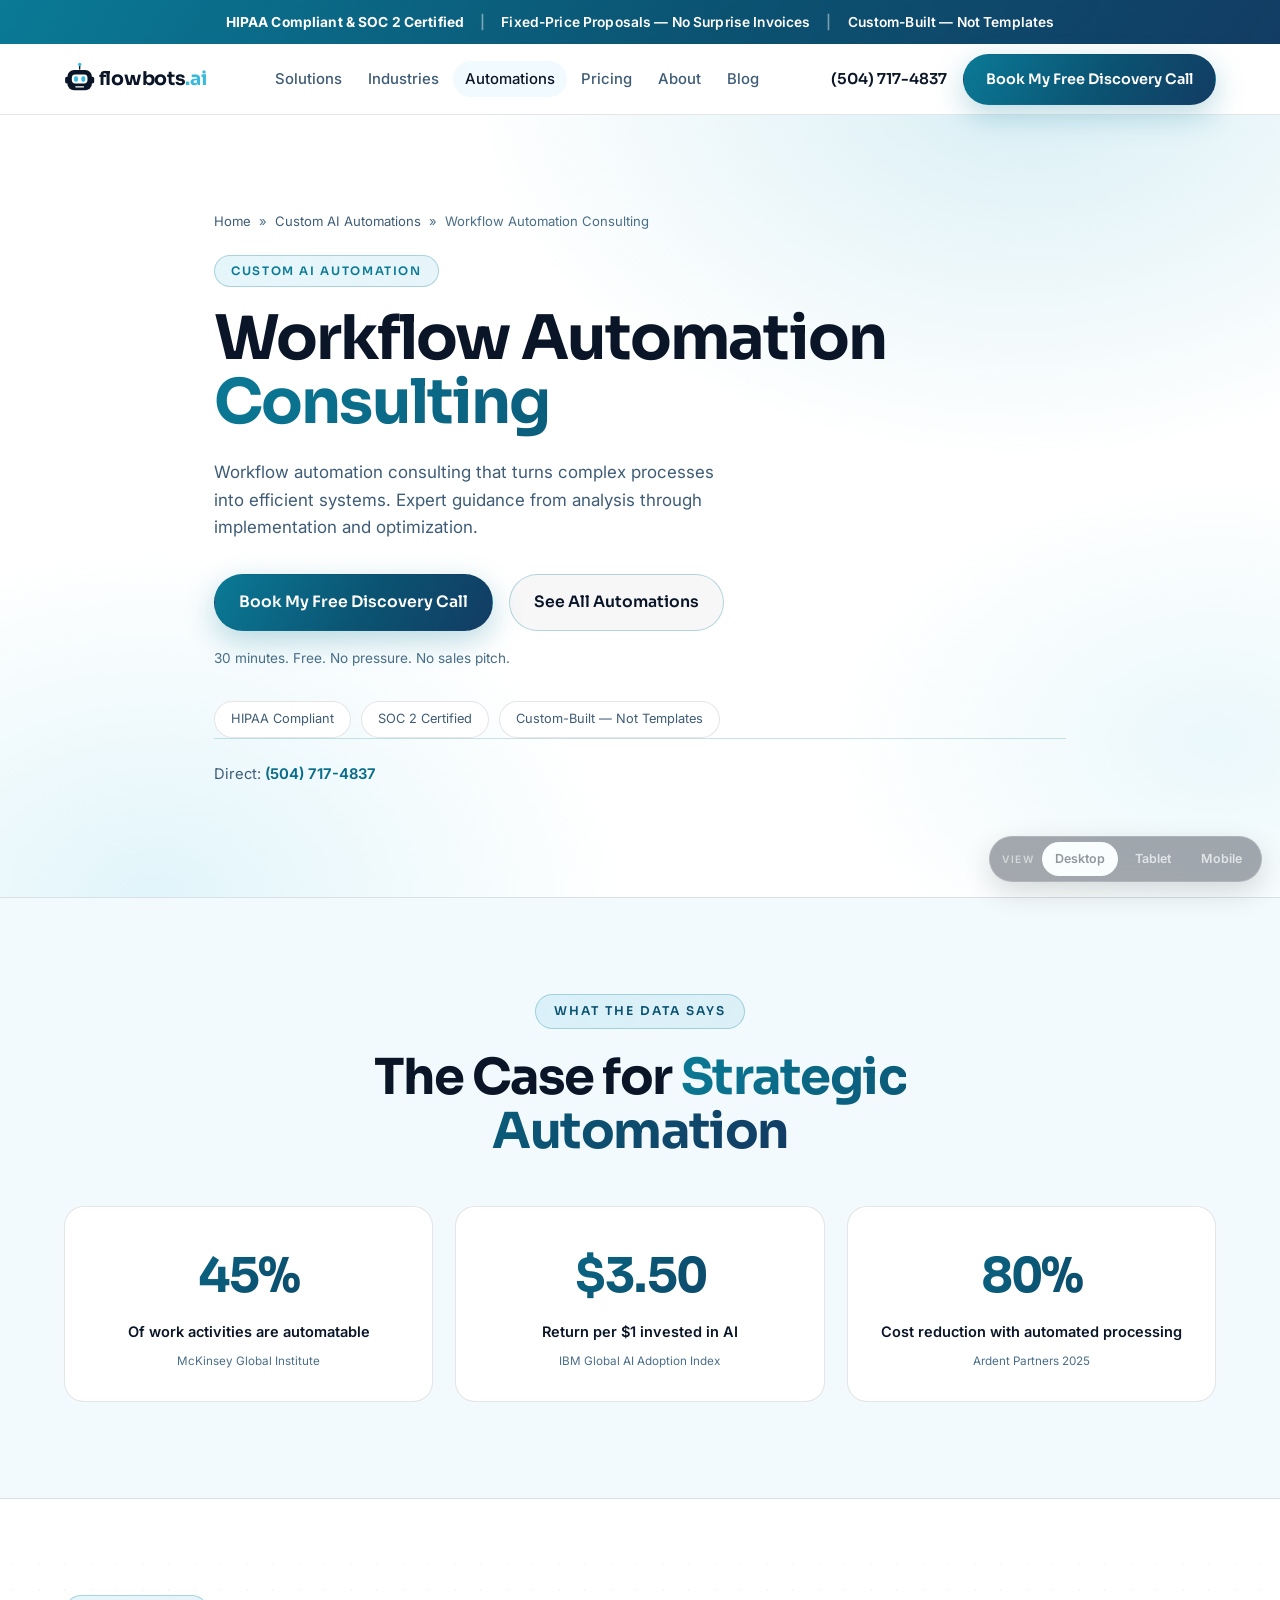
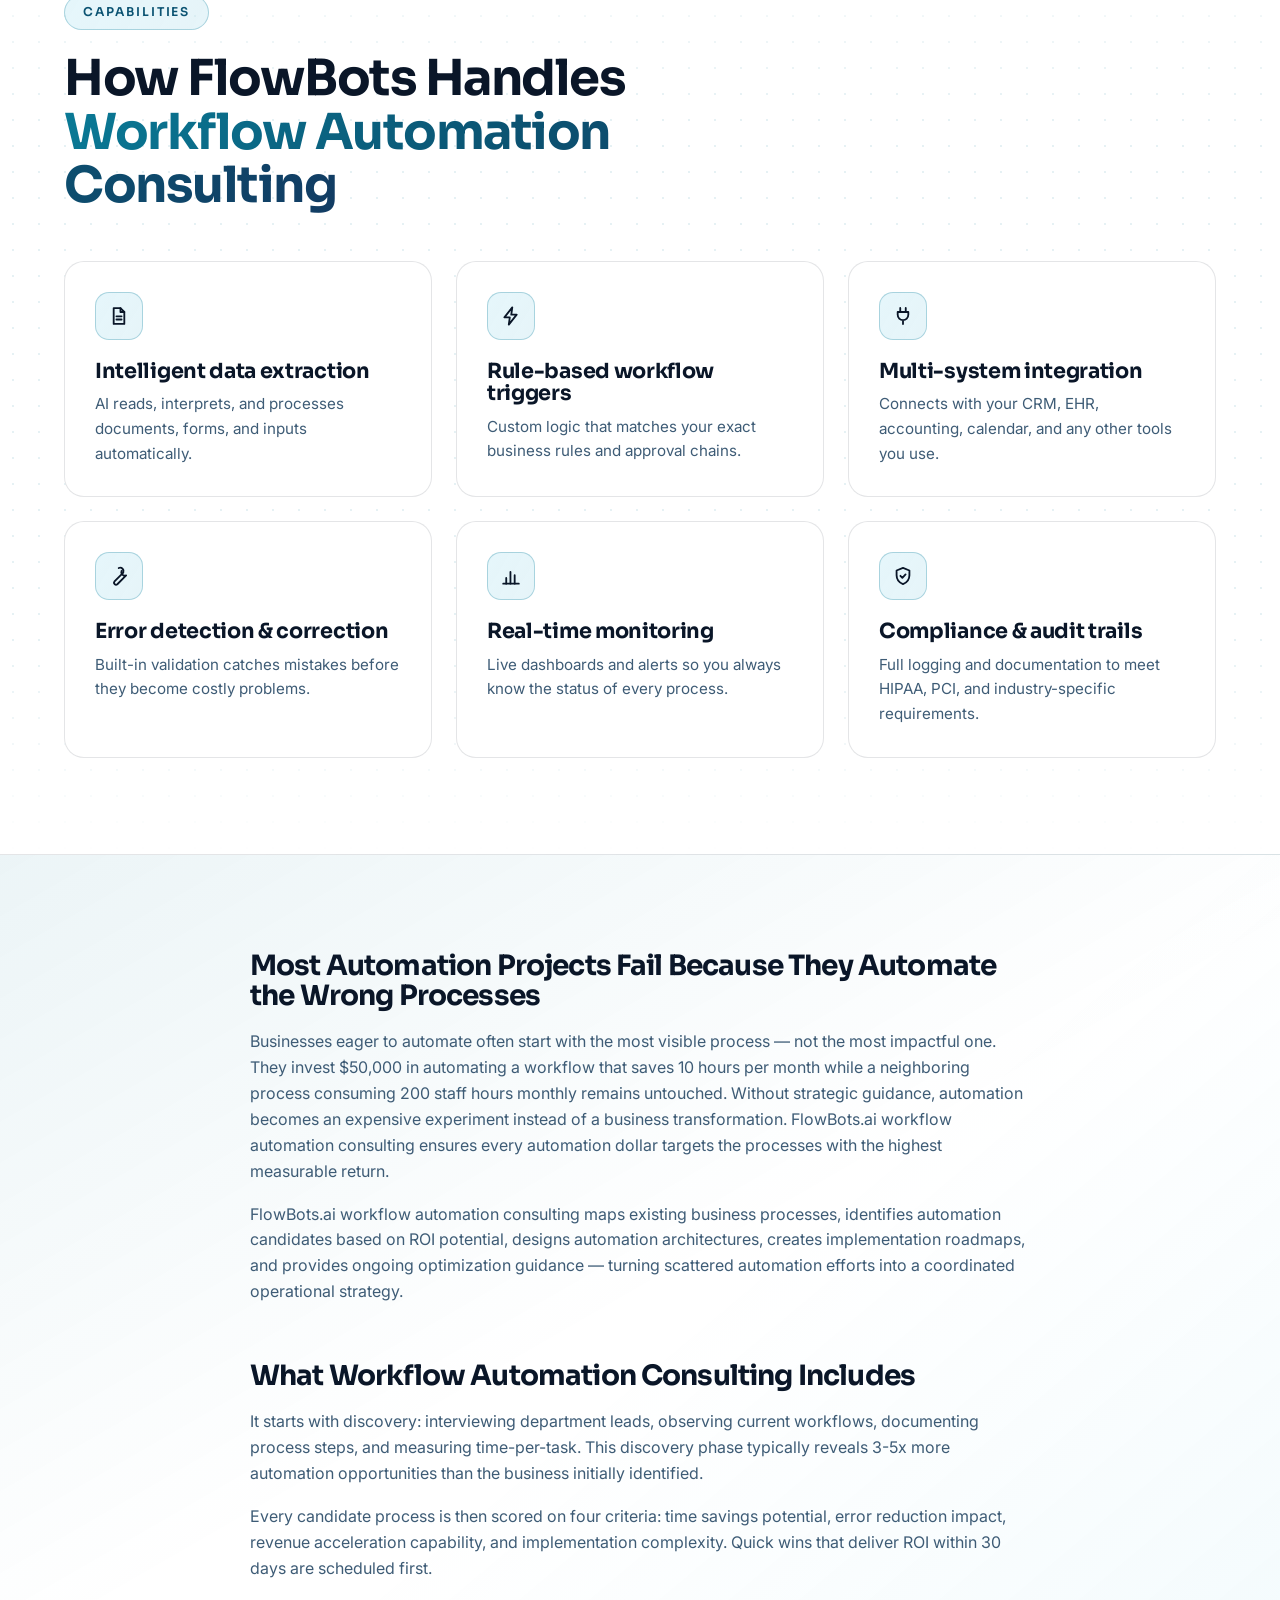
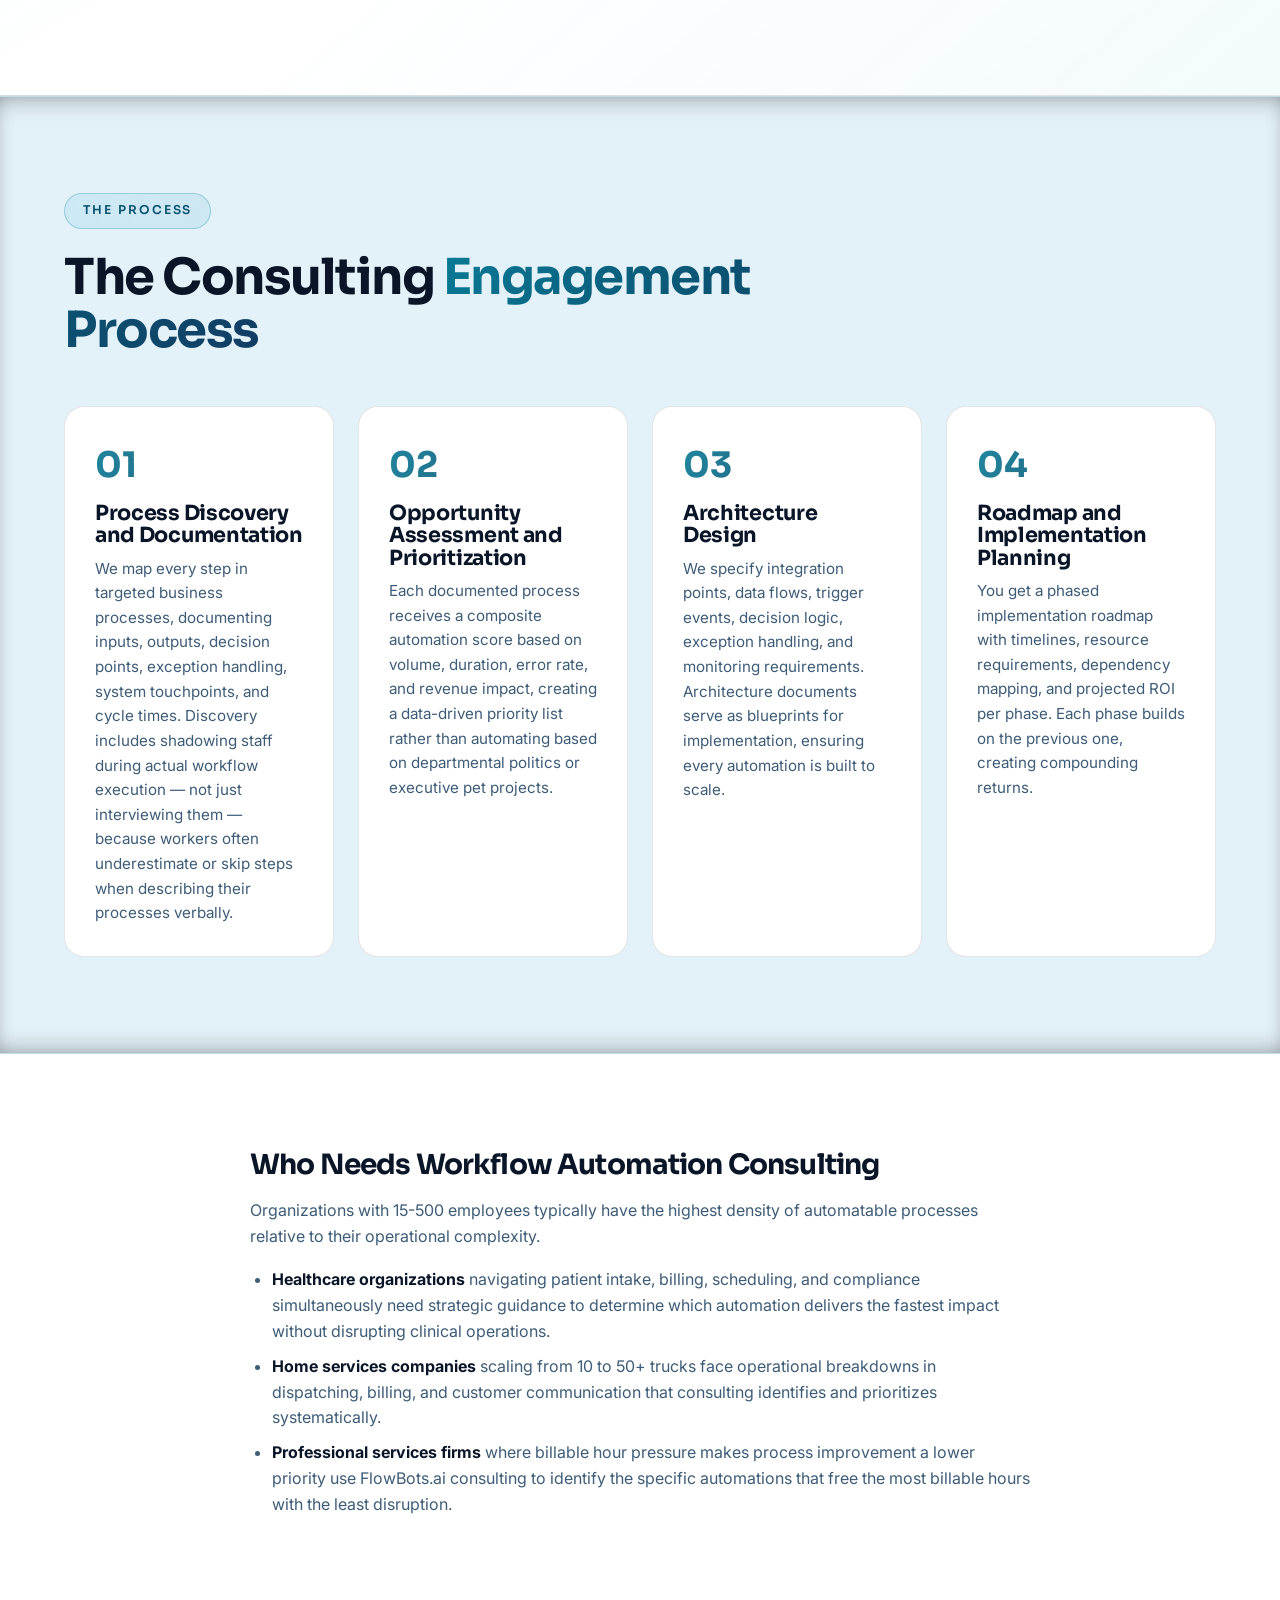
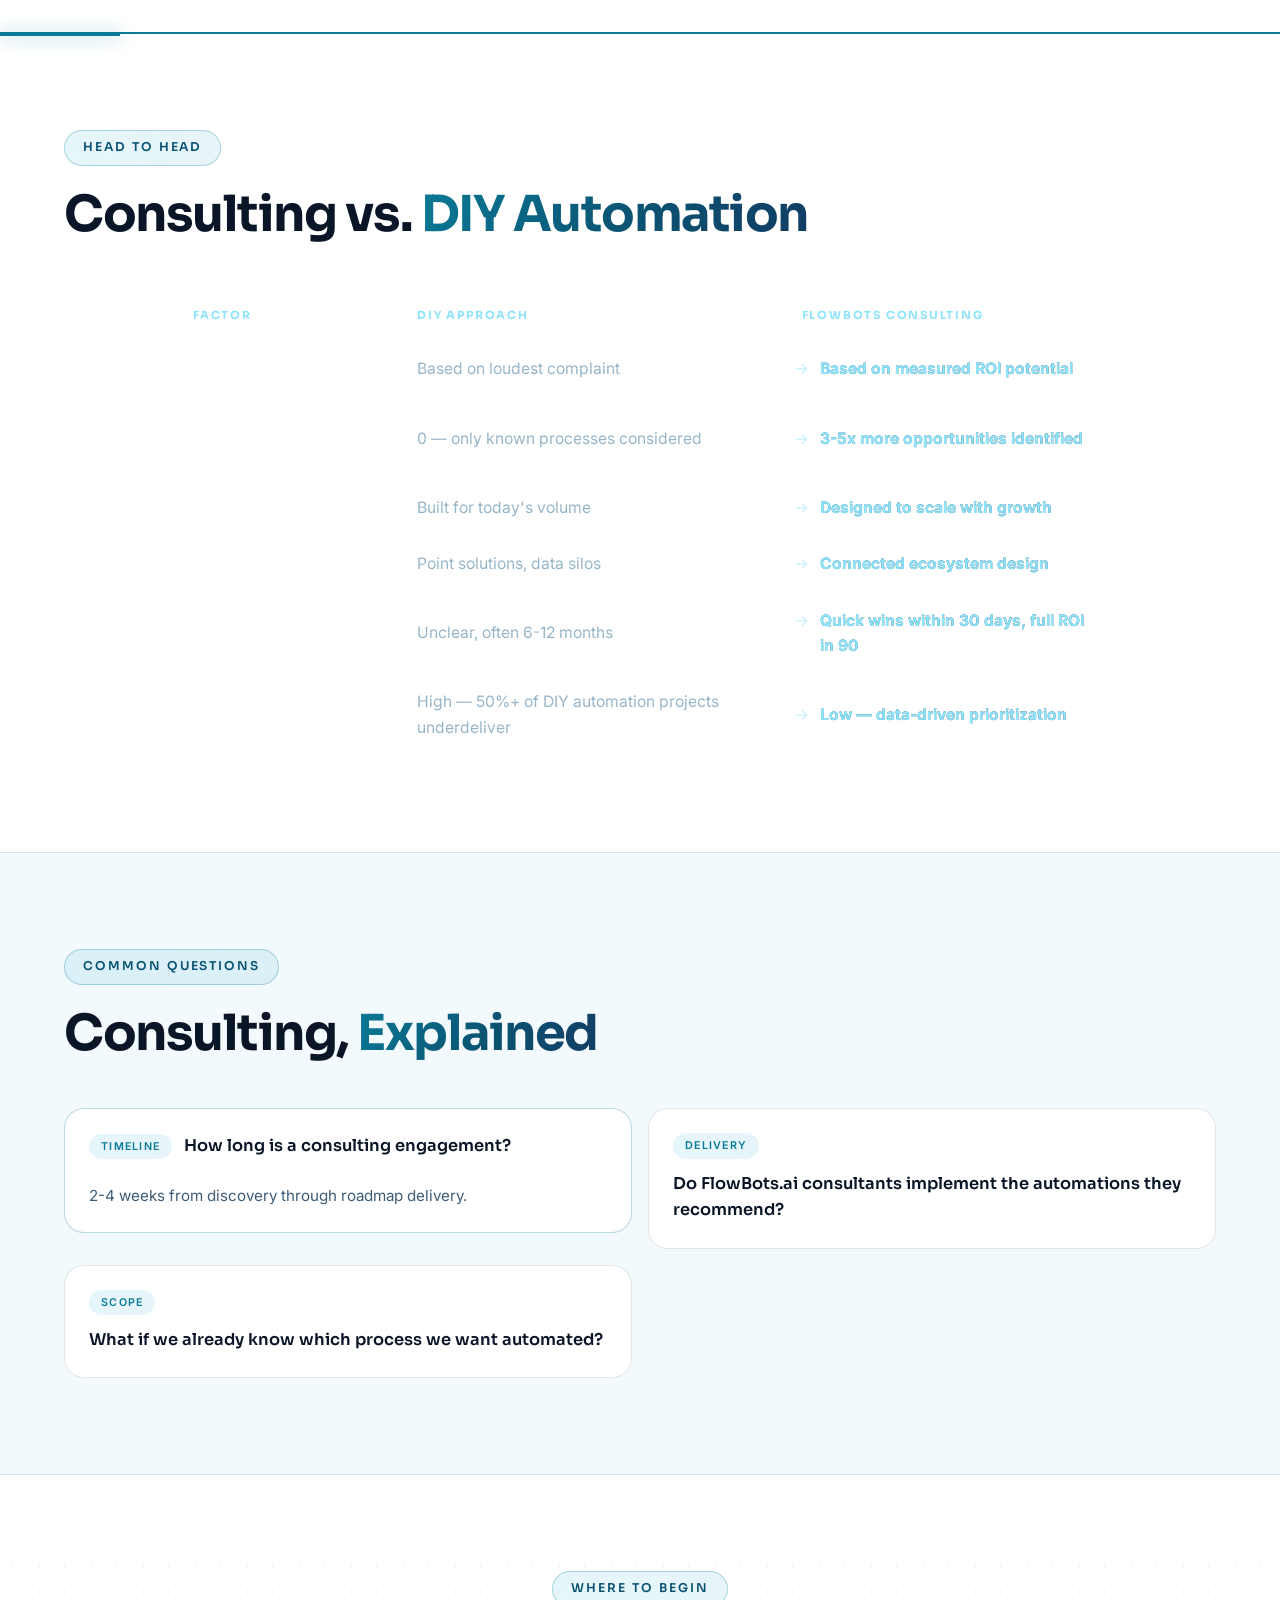
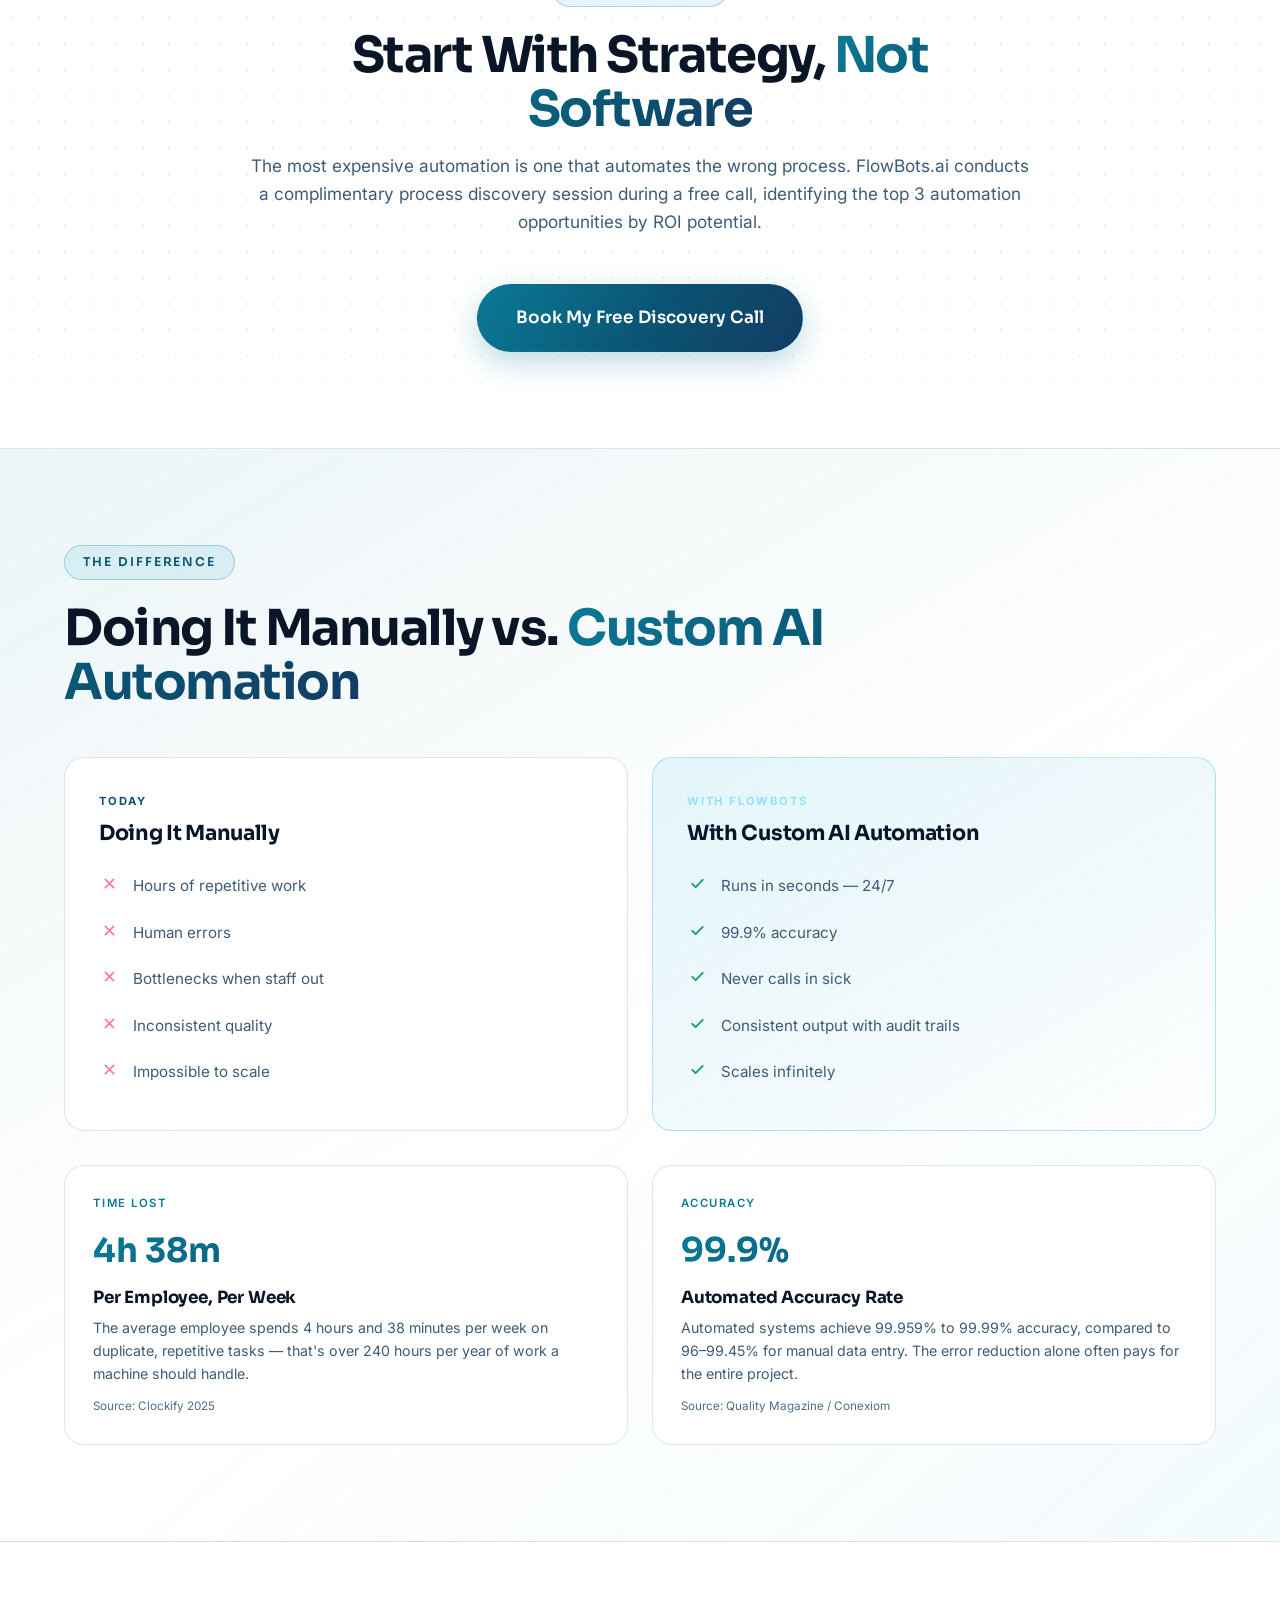
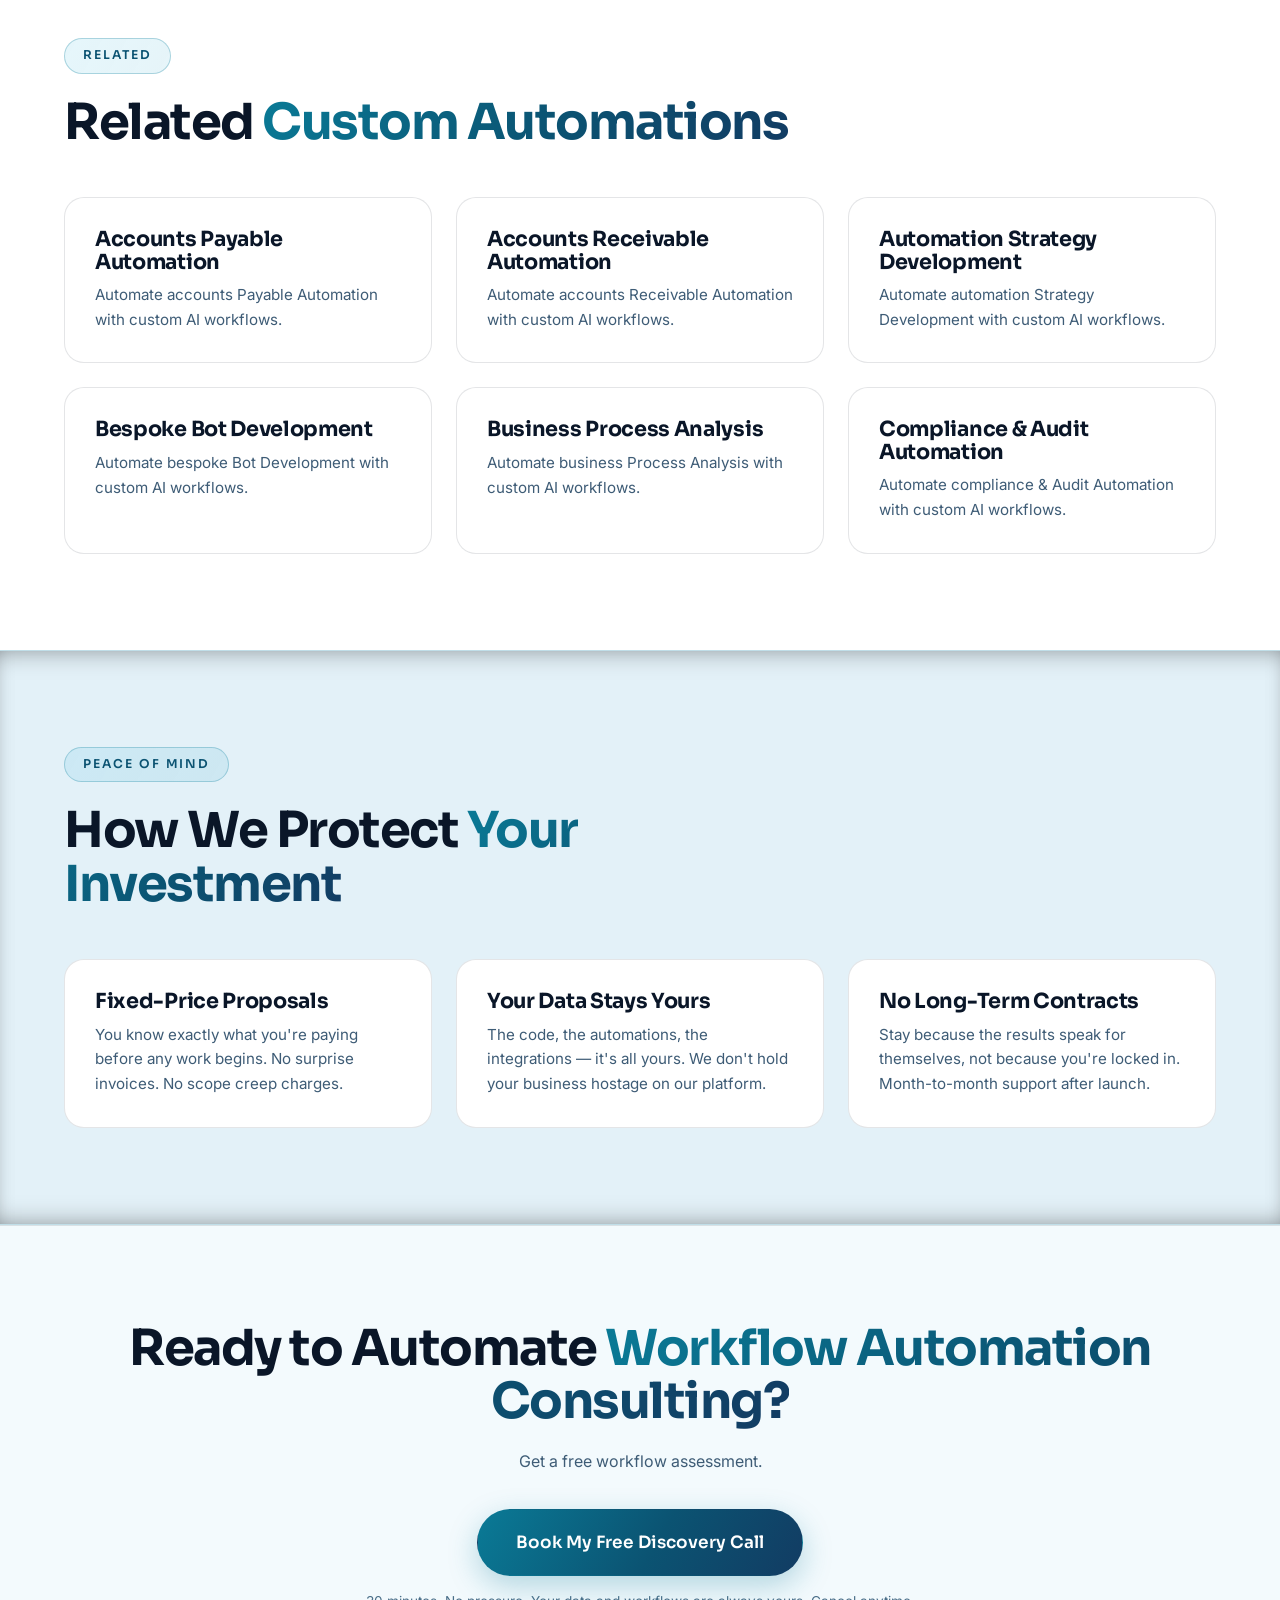
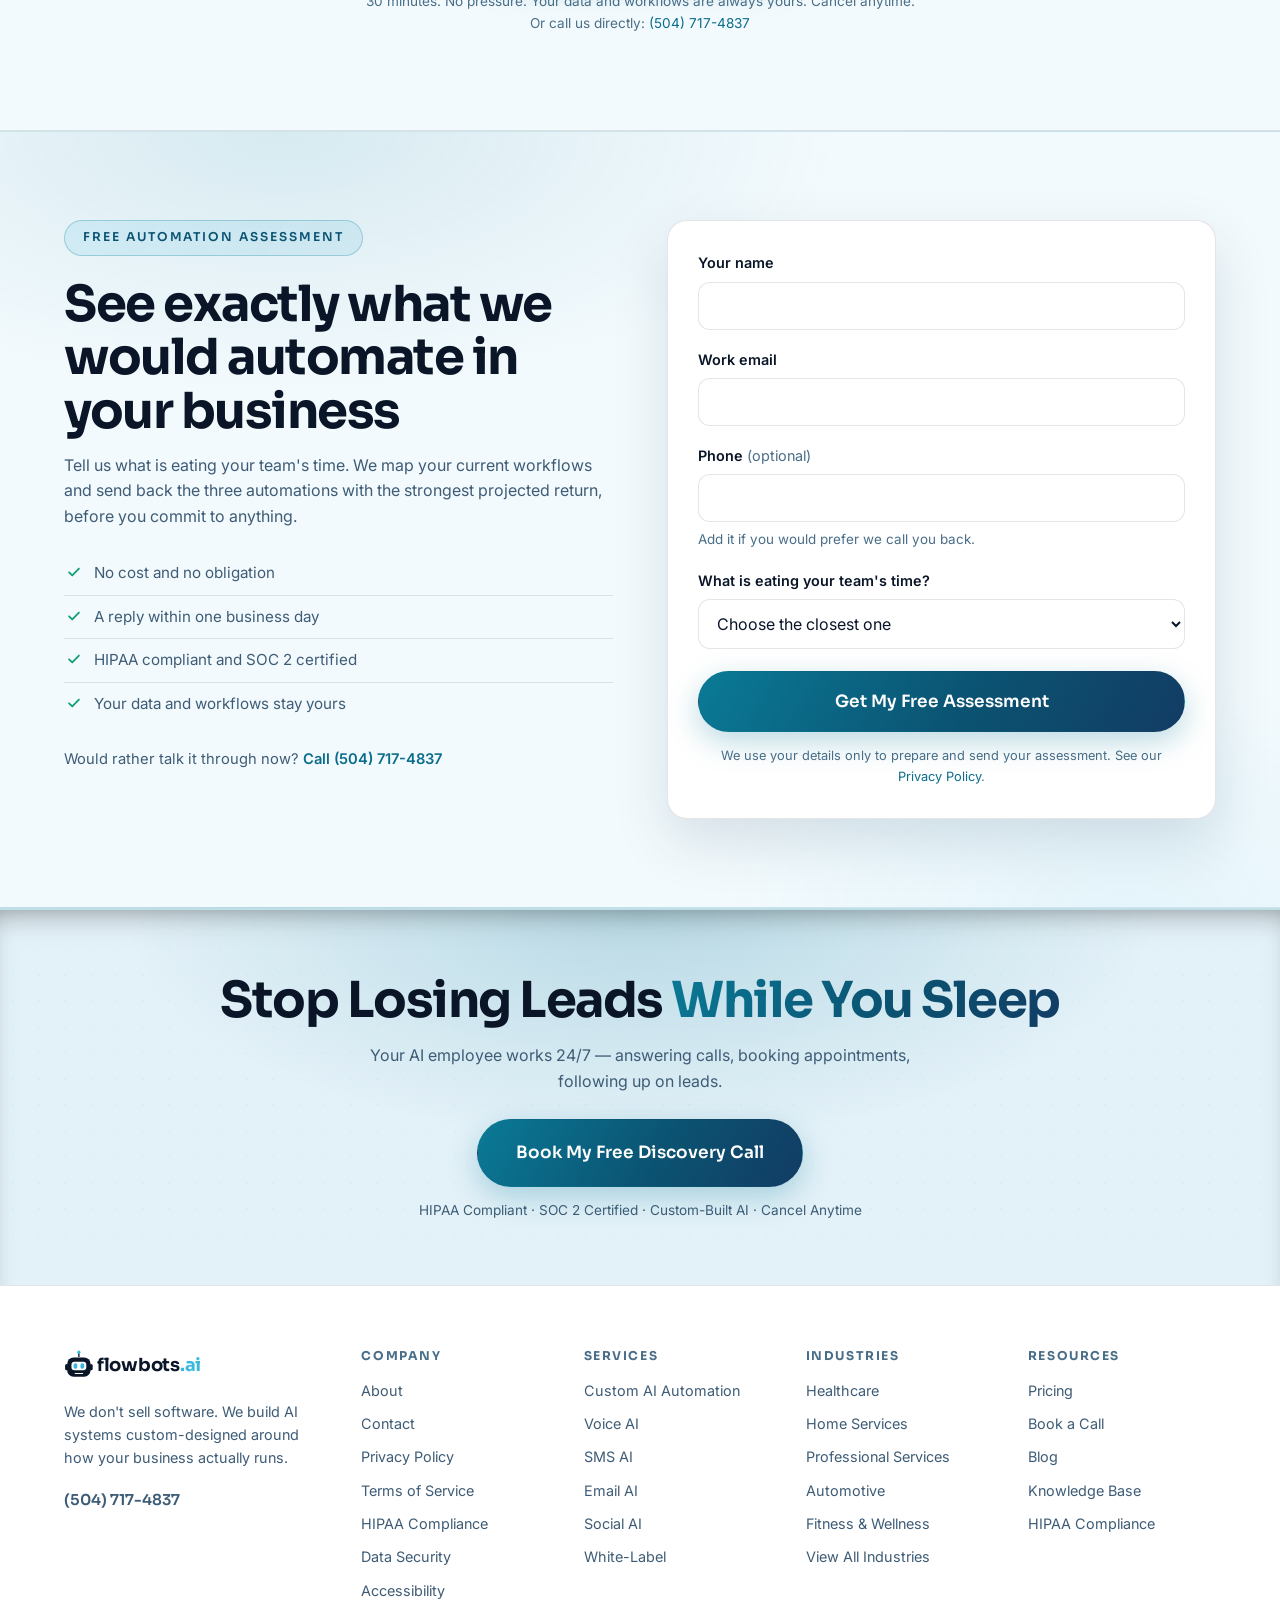
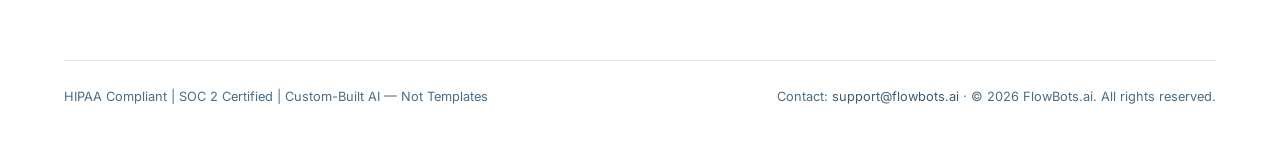
<file: automations.html>
<!DOCTYPE html>
<html lang="en">
<head>
<meta charset="UTF-8">
<meta name="viewport" content="width=device-width, initial-scale=1.0">
<title>Workflow Automation Consulting | Strategy, Roadmap &amp; Build | FlowBots.ai</title>
<meta name="description" content="Workflow automation consulting that turns complex processes into efficient systems. Expert guidance from analysis through implementation and optimization.">
<link rel="preconnect" href="https://fonts.googleapis.com">
<link rel="preconnect" href="https://fonts.gstatic.com" crossorigin>
<link href="https://fonts.googleapis.com/css2?family=Sora:wght@500;600;700&family=Inter:wght@400;500;600&display=swap" rel="stylesheet">
<link rel="stylesheet" href="style.css?v=73">
<script>/* These are the animated designs: motion is on unless a URL explicitly
   asks for ?motion=off. A production build should restore respect for
   prefers-reduced-motion; this is a review prototype. */
try{if(!/[?&]motion=off/.test(location.search))document.documentElement.classList.add('motion-on');}catch(e){}</script>
</head>
<body>
<svg class="icon-sprite" aria-hidden="true" focusable="false" style="position:absolute;width:0;height:0;overflow:hidden"><defs><symbol id="i-phone" viewBox="0 0 24 24"><path d="M6.2 3.5h3.1l1.5 3.9-2 1.4a12.4 12.4 0 0 0 6.4 6.4l1.4-2 3.9 1.5v3.1a2 2 0 0 1-2.2 2A16.6 16.6 0 0 1 4.2 5.7a2 2 0 0 1 2-2.2Z"/></symbol><symbol id="i-message" viewBox="0 0 24 24"><path d="M4 5.5h16v10.2H9.2L4 20V5.5Z"/><path d="M8.2 9.4h7.6M8.2 12.4h5"/></symbol><symbol id="i-shield" viewBox="0 0 24 24"><path d="M12 3.2 19 6v5.1c0 4.5-2.9 8-7 9.7-4.1-1.7-7-5.2-7-9.7V6l7-2.8Z"/><path d="M9.2 11.8 11.3 14l3.5-3.7"/></symbol><symbol id="i-plug" viewBox="0 0 24 24"><path d="M9 3.2v4.4M15 3.2v4.4M6.2 7.6h11.6v3.1a5.8 5.8 0 0 1-11.6 0V7.6ZM12 16.5v4.3"/></symbol><symbol id="i-gear" viewBox="0 0 24 24"><circle cx="12" cy="12" r="3.1"/><path d="M12 3.2v2.4M12 18.4v2.4M5.8 5.8l1.7 1.7M16.5 16.5l1.7 1.7M3.2 12h2.4M18.4 12h2.4M5.8 18.2l1.7-1.7M16.5 7.5l1.7-1.7"/></symbol><symbol id="i-chart" viewBox="0 0 24 24"><path d="M3.5 20.4h17"/><path d="M6.8 20.4v-6.2M11.4 20.4V7.6M16 20.4v-9.2"/></symbol><symbol id="i-sync" viewBox="0 0 24 24"><path d="M20.2 12a8.2 8.2 0 0 1-13.9 5.9M3.8 12A8.2 8.2 0 0 1 17.7 6.1"/><path d="M3.8 7.2V12h4.8M20.2 16.8V12h-4.8"/></symbol><symbol id="i-folder" viewBox="0 0 24 24"><path d="M3.6 6.4h5.6l2 2.4h9.2v10.8H3.6V6.4Z"/><path d="M3.6 11.6h16.8"/></symbol><symbol id="i-puzzle" viewBox="0 0 24 24"><path d="M9.4 4.2h5.2v2.3a1.7 1.7 0 1 0 3.4 0V4.2h1.8v5.2h-2.3a1.7 1.7 0 1 0 0 3.4h2.3v6.9H4.2v-6.9h2.3a1.7 1.7 0 1 0 0-3.4H4.2V4.2h5.2Z"/></symbol><symbol id="i-bolt" viewBox="0 0 24 24"><path d="M13.4 2.6 4.8 13.5h5.9l-1.1 7.9 8.6-10.9h-5.9l1.1-7.9Z"/></symbol><symbol id="i-lock" viewBox="0 0 24 24"><rect x="4.8" y="10.6" width="14.4" height="9.6" rx="2"/><path d="M8.2 10.6V7.9a3.8 3.8 0 0 1 7.6 0v2.7"/></symbol><symbol id="i-unlock" viewBox="0 0 24 24"><rect x="4.8" y="10.6" width="14.4" height="9.6" rx="2"/><path d="M8.2 10.6V7.9a3.8 3.8 0 0 1 7.1-1.9"/></symbol><symbol id="i-document" viewBox="0 0 24 24"><path d="M6.2 3.4h7.4l4.2 4.2v13H6.2V3.4Z"/><path d="M13.6 3.4v4.2h4.2M9.2 12.4h5.6M9.2 15.8h5.6"/></symbol><symbol id="i-flask" viewBox="0 0 24 24"><path d="M9.4 3.4v6.1L4.6 18a2 2 0 0 0 1.7 3h11.4a2 2 0 0 0 1.7-3l-4.8-8.5V3.4"/><path d="M8.2 3.4h7.6M7.4 14.2h9.2"/></symbol><symbol id="i-trending" viewBox="0 0 24 24"><path d="M3.4 16.8 9.2 11l3.7 3.7 7.7-7.7"/><path d="M15.4 7h5.2v5.2"/></symbol><symbol id="i-users" viewBox="0 0 24 24"><circle cx="9.2" cy="8.4" r="3.2"/><path d="M3.6 19.6a5.6 5.6 0 0 1 11.2 0"/><path d="M16.2 6.2a3 3 0 0 1 0 5.9M17.4 14.6a5 5 0 0 1 3.2 4.6"/></symbol><symbol id="i-bot" viewBox="0 0 24 24"><rect x="4.4" y="8.2" width="15.2" height="10.6" rx="3"/><path d="M12 4.2v4M9.4 12.6v1.8M14.6 12.6v1.8M2.6 12.4v3M21.4 12.4v3"/><circle cx="12" cy="3.2" r="1.2"/></symbol><symbol id="i-tools" viewBox="0 0 24 24"><path d="M14.8 6.4a3.8 3.8 0 0 0 5 5l-9.6 9.6a2.2 2.2 0 0 1-3.1-3.1l9.6-9.6a3.8 3.8 0 0 0-5-5"/></symbol><symbol id="i-receipt" viewBox="0 0 24 24"><path d="M6 3.4h12v17.2l-3-1.9-3 1.9-3-1.9-3 1.9V3.4Z"/><path d="M9 8.4h6M9 12.2h6"/></symbol><symbol id="i-star" viewBox="0 0 24 24"><path d="m12 3.4 2.7 5.5 6 .9-4.3 4.2 1 6-5.4-2.8-5.4 2.8 1-6L3.3 9.8l6-.9L12 3.4Z"/></symbol><symbol id="i-mic" viewBox="0 0 24 24"><rect x="9.2" y="2.6" width="5.6" height="10.8" rx="2.8"/><path d="M5.4 11.6a6.6 6.6 0 0 0 13.2 0M12 18.2v3.2"/></symbol><symbol id="i-repeat" viewBox="0 0 24 24"><path d="M4.2 9.4a4 4 0 0 1 4-4h11.6M19.8 14.6a4 4 0 0 1-4 4H4.2"/><path d="M16.6 2.4 19.8 5.4l-3.2 3M7.4 15.6 4.2 18.6l3.2 3"/></symbol><symbol id="i-cpu" viewBox="0 0 24 24"><rect x="7.6" y="7.6" width="8.8" height="8.8" rx="1.6"/><path d="M10.6 2.8v4.8M13.4 2.8v4.8M10.6 16.4v4.8M13.4 16.4v4.8M2.8 10.6h4.8M2.8 13.4h4.8M16.4 10.6h4.8M16.4 13.4h4.8"/></symbol><symbol id="i-calendar" viewBox="0 0 24 24"><rect x="3.8" y="5.4" width="16.4" height="15" rx="2"/><path d="M8.2 2.8v4.4M15.8 2.8v4.4M3.8 10.4h16.4"/></symbol><symbol id="i-card" viewBox="0 0 24 24"><rect x="2.8" y="5.2" width="18.4" height="13.6" rx="2.2"/><path d="M2.8 10h18.4M6.4 14.6h3.4"/></symbol><symbol id="i-ruler" viewBox="0 0 24 24"><path d="m3.4 15.4 12-12 5.2 5.2-12 12-5.2-5.2Z"/><path d="m7.4 11.4 2 2M10.6 8.2l2 2M13.8 5 15.8 7"/></symbol><symbol id="i-clock" viewBox="0 0 24 24"><circle cx="12" cy="12" r="8.6"/><path d="M12 6.8V12l3.4 2.2"/></symbol><symbol id="i-search" viewBox="0 0 24 24"><circle cx="10.8" cy="10.8" r="6.8"/><path d="m16 16 4.6 4.6"/></symbol><symbol id="i-graduation" viewBox="0 0 24 24"><path d="M2.8 8.6 12 4.2l9.2 4.4-9.2 4.4L2.8 8.6Z"/><path d="M6.6 10.6v5.2c0 1.6 2.4 2.9 5.4 2.9s5.4-1.3 5.4-2.9v-5.2M20.4 9v5.4"/></symbol><symbol id="i-target" viewBox="0 0 24 24"><circle cx="12" cy="12" r="8.4"/><circle cx="12" cy="12" r="4.6"/><circle cx="12" cy="12" r="1"/></symbol><symbol id="i-home" viewBox="0 0 24 24"><path d="M3.8 10.8 12 3.8l8.2 7v9.4H3.8v-9.4Z"/><path d="M9.4 20.2v-5.6h5.2v5.6"/></symbol><symbol id="i-health" viewBox="0 0 24 24"><path d="M6.2 3.2v5.4a4.6 4.6 0 0 0 9.2 0V3.2"/><path d="M4.4 3.2h3.6M13.6 3.2h3.6M10.8 13a5.4 5.4 0 0 0 5.4 5.2 3.6 3.6 0 0 0 3.6-3.6v-1.2"/><circle cx="19.8" cy="11.4" r="2"/></symbol><symbol id="i-building" viewBox="0 0 24 24"><path d="M4.2 20.6V8.2L12 3.4l7.8 4.8v12.4"/><path d="M3 20.6h18M8 11.4h2.4M13.6 11.4H16M8 15.4h2.4M13.6 15.4H16"/></symbol><symbol id="i-check" viewBox="0 0 24 24"><path d="m4.6 12.4 4.8 4.8 10-10.4"/></symbol><symbol id="i-x" viewBox="0 0 24 24"><path d="M6.2 6.2l11.6 11.6M17.8 6.2 6.2 17.8"/></symbol><symbol id="i-menu" viewBox="0 0 24 24"><path d="M3.8 7h16.4M3.8 12h16.4M3.8 17h16.4"/></symbol><symbol id="i-arrow-down" viewBox="0 0 24 24"><path d="M12 4.2v14.6M6.4 13.4 12 19l5.6-5.6"/></symbol><symbol id="i-mail" viewBox="0 0 24 24"><rect x="3.2" y="5.2" width="17.6" height="13.6" rx="2"/><path d="m3.8 6.6 8.2 6 8.2-6"/></symbol><symbol id="i-route" viewBox="0 0 24 24"><circle cx="6" cy="6" r="2.6"/><circle cx="18" cy="18" r="2.6"/><path d="M8.6 6h5.8a3.6 3.6 0 0 1 0 7.2H9.6a3.6 3.6 0 0 0 0 7.2h.4"/></symbol></defs></svg>

<div class="topbar">
  <b>HIPAA Compliant &amp; SOC 2 Certified</b><span class="sep">|</span><span class="hide-m">Fixed-Price Proposals — No Surprise Invoices</span><span class="sep hide-m">|</span><span class="hide-m">Custom-Built — Not Templates</span>
</div>

<header class="site-header">
  <div class="wrap nav">
    <a class="brand" href="index.html" aria-label="FlowBots.ai home">
      <svg xmlns="http://www.w3.org/2000/svg" width="200" height="38" viewBox="0 0 320 60" role="img" aria-label="flowbots.ai"><g transform="translate(2 4)"><path stroke="#0A1628" stroke-linecap="round" stroke-width="2.5" d="M26 0v8"/><circle cx="26" r="3" fill="#38BADF"/><rect width="44" height="36" x="4" y="10" fill="#0A1628" rx="12" ry="12"/><rect width="6" height="12" y="22" fill="#0A1628" rx="3" ry="3"/><rect width="6" height="12" x="46" y="22" fill="#0A1628" rx="3" ry="3"/><rect width="28" height="16" x="12" y="18" fill="#FFFFFF" rx="6" ry="6"/><rect width="7" height="10" x="16" y="21" fill="#38BADF" rx="3" ry="3"/><rect width="7" height="10" x="29" y="21" fill="#38BADF" rx="3" ry="3"/><path stroke="#FFFFFF" stroke-linecap="round" stroke-width="2" d="M19 40h14"/></g><text x="62" y="40" fill="#0A1628" font-family="'Sora','DM Sans',Arial,sans-serif" font-size="34" font-weight="700" letter-spacing="-.5">flowbots<tspan fill="#38BADF">.ai</tspan></text></svg>
    </a>
    <ul class="nav-links">
      <li><a href="solutions.html">Solutions</a></li>
      <li><a href="industries.html">Industries</a></li>
      <li><a href="automations.html" aria-current="page">Automations</a></li>
      <li><a href="pricing.html">Pricing</a></li>
      <li><a href="about.html">About</a></li>
      <li><a href="blog.html">Blog</a></li>
    </ul>
    <div class="nav-cta">
      <a class="nav-phone" href="tel:+15047174837" data-track="tel-click">(504) 717-4837</a>
      <a class="btn btn-primary" href="https://www.flowbots.ai/book-call/" data-track="cta-book">Book My Free Discovery Call</a>
      <button class="nav-toggle" aria-expanded="false" aria-label="Open menu"><svg class="ico" aria-hidden="true"><use href="#i-menu"></use></svg></button>
    </div>
  </div>
  <nav class="mobile-menu" aria-label="Mobile">
    <a href="solutions.html">Solutions</a>
    <a href="industries.html">Industries</a>
    <a href="automations.html">Automations</a>
    <a href="pricing.html">Pricing</a>
    <a href="about.html">About</a>
    <a href="blog.html">Blog</a>
    <a href="tel:+15047174837" data-track="tel-click">(504) 717-4837</a>
  </nav>
</header>

<main>

<!-- ============ HERO ============ -->
<section class="hero">
  <div class="wrap" style="position:relative;max-width:900px">
    <nav class="crumbs" aria-label="Breadcrumb">
      <a href="index.html">Home</a><span class="sep">»</span><a href="automations.html">Custom AI Automations</a><span class="sep">»</span>Workflow Automation Consulting
    </nav>
    <span class="chip">Custom AI Automation</span>
    <h1>Workflow Automation <span class="grad-text">Consulting</span></h1>
    <p class="lede">Workflow automation consulting that turns complex processes into efficient systems. Expert guidance from analysis through implementation and optimization.</p>
    <div class="cta-row">
      <a class="btn btn-primary btn-lg" href="https://www.flowbots.ai/book-call/" data-track="cta-book">Book My Free Discovery Call</a>
      <a class="btn btn-ghost btn-lg" href="#">See All Automations</a>
    </div>
    <p class="micro">30 minutes. Free. No pressure. No sales pitch.</p>
    <div class="chips">
      <span>HIPAA Compliant</span>
      <span>SOC 2 Certified</span>
      <span>Custom-Built — Not Templates</span>
    </div>
    <p class="hero-trust">Direct: <a href="tel:+15047174837" data-track="tel-click">(504) 717-4837</a></p>
  </div>
</section>

<!-- ============ STATS ============ -->
<section class="sec-panel">
  <div class="wrap">
    <div class="section-head center reveal">
      <span class="eyebrow">What the Data Says</span>
      <h2>The Case for <span class="grad-text">Strategic Automation</span></h2>
    </div>
    <div class="stat-grid reveal" style="grid-template-columns:repeat(auto-fit,minmax(220px,1fr))">
      <div class="stat"><b class="countup" data-target="45" data-suffix="%">0%</b><span class="stat-label">Of work activities are automatable</span><span class="stat-src">McKinsey Global Institute</span></div>
      <div class="stat"><b class="countup" data-target="3.50" data-prefix="$">$0</b><span class="stat-label">Return per $1 invested in AI</span><span class="stat-src">IBM Global AI Adoption Index</span></div>
      <div class="stat"><b class="countup" data-target="80" data-suffix="%">0%</b><span class="stat-label">Cost reduction with automated processing</span><span class="stat-src">Ardent Partners 2025</span></div>
    </div>
  </div>
</section>

<!-- ============ CAPABILITIES ============ -->
<section class="sec-grid">
  <div class="wrap">
    <div class="section-head reveal">
      <span class="eyebrow">Capabilities</span>
      <h2>How FlowBots Handles <span class="grad-text">Workflow Automation Consulting</span></h2>
    </div>
    <div class="grid-3">
      <div class="card reveal"><div class="card-icon" aria-hidden="true"><svg class="ico" aria-hidden="true"><use href="#i-document"></use></svg></div><h3>Intelligent data extraction</h3><p>AI reads, interprets, and processes documents, forms, and inputs automatically.</p></div>
      <div class="card reveal"><div class="card-icon" aria-hidden="true"><svg class="ico" aria-hidden="true"><use href="#i-bolt"></use></svg></div><h3>Rule-based workflow triggers</h3><p>Custom logic that matches your exact business rules and approval chains.</p></div>
      <div class="card reveal"><div class="card-icon" aria-hidden="true"><svg class="ico" aria-hidden="true"><use href="#i-plug"></use></svg></div><h3>Multi-system integration</h3><p>Connects with your CRM, EHR, accounting, calendar, and any other tools you use.</p></div>
      <div class="card reveal"><div class="card-icon" aria-hidden="true"><svg class="ico" aria-hidden="true"><use href="#i-tools"></use></svg></div><h3>Error detection &amp; correction</h3><p>Built-in validation catches mistakes before they become costly problems.</p></div>
      <div class="card reveal"><div class="card-icon" aria-hidden="true"><svg class="ico" aria-hidden="true"><use href="#i-chart"></use></svg></div><h3>Real-time monitoring</h3><p>Live dashboards and alerts so you always know the status of every process.</p></div>
      <div class="card reveal"><div class="card-icon" aria-hidden="true"><svg class="ico" aria-hidden="true"><use href="#i-shield"></use></svg></div><h3>Compliance &amp; audit trails</h3><p>Full logging and documentation to meet HIPAA, PCI, and industry-specific requirements.</p></div>
    </div>
  </div>
</section>

<!-- ============ LONG-FORM ============ -->
<section class="sec-wash">
  <div class="wrap">
    <div class="prose reveal" style="margin:0 auto">
      <h2>Most Automation Projects Fail Because They Automate the Wrong Processes</h2>
      <p>Businesses eager to automate often start with the most visible process — not the most impactful one. They invest $50,000 in automating a workflow that saves 10 hours per month while a neighboring process consuming 200 staff hours monthly remains untouched. Without strategic guidance, automation becomes an expensive experiment instead of a business transformation. FlowBots.ai workflow automation consulting ensures every automation dollar targets the processes with the highest measurable return.</p>
      <p>FlowBots.ai workflow automation consulting maps existing business processes, identifies automation candidates based on ROI potential, designs automation architectures, creates implementation roadmaps, and provides ongoing optimization guidance — turning scattered automation efforts into a coordinated operational strategy.</p>

      <h2>What Workflow Automation Consulting Includes</h2>
      <p>It starts with discovery: interviewing department leads, observing current workflows, documenting process steps, and measuring time-per-task. This discovery phase typically reveals 3-5x more automation opportunities than the business initially identified.</p>
      <p>Every candidate process is then scored on four criteria: time savings potential, error reduction impact, revenue acceleration capability, and implementation complexity. Quick wins that deliver ROI within 30 days are scheduled first.</p>
    </div>
  </div>
</section>

<!-- ============ ENGAGEMENT PROCESS ============ -->
<section class="sec-inset">
  <div class="wrap">
    <div class="section-head reveal">
      <span class="eyebrow">The Process</span>
      <h2>The Consulting <span class="grad-text">Engagement Process</span></h2>
    </div>
    <div class="grid-4">
      <div class="card reveal">
        <span class="card-num">01</span>
        <h3>Process Discovery and Documentation</h3>
        <p>We map every step in targeted business processes, documenting inputs, outputs, decision points, exception handling, system touchpoints, and cycle times. Discovery includes shadowing staff during actual workflow execution — not just interviewing them — because workers often underestimate or skip steps when describing their processes verbally.</p>
      </div>
      <div class="card reveal">
        <span class="card-num">02</span>
        <h3>Opportunity Assessment and Prioritization</h3>
        <p>Each documented process receives a composite automation score based on volume, duration, error rate, and revenue impact, creating a data-driven priority list rather than automating based on departmental politics or executive pet projects.</p>
      </div>
      <div class="card reveal">
        <span class="card-num">03</span>
        <h3>Architecture Design</h3>
        <p>We specify integration points, data flows, trigger events, decision logic, exception handling, and monitoring requirements. Architecture documents serve as blueprints for implementation, ensuring every automation is built to scale.</p>
      </div>
      <div class="card reveal">
        <span class="card-num">04</span>
        <h3>Roadmap and Implementation Planning</h3>
        <p>You get a phased implementation roadmap with timelines, resource requirements, dependency mapping, and projected ROI per phase. Each phase builds on the previous one, creating compounding returns.</p>
      </div>
    </div>
  </div>
</section>

<!-- ============ WHO NEEDS IT ============ -->
<section>
  <div class="wrap">
    <div class="prose reveal" style="margin:0 auto">
      <h2>Who Needs Workflow Automation Consulting</h2>
      <p>Organizations with 15-500 employees typically have the highest density of automatable processes relative to their operational complexity.</p>
      <ul>
        <li><strong>Healthcare organizations</strong> navigating patient intake, billing, scheduling, and compliance simultaneously need strategic guidance to determine which automation delivers the fastest impact without disrupting clinical operations.</li>
        <li><strong>Home services companies</strong> scaling from 10 to 50+ trucks face operational breakdowns in dispatching, billing, and customer communication that consulting identifies and prioritizes systematically.</li>
        <li><strong>Professional services firms</strong> where billable hour pressure makes process improvement a lower priority use FlowBots.ai consulting to identify the specific automations that free the most billable hours with the least disruption.</li>
      </ul>
    </div>
  </div>
</section>

<!-- ============ CONSULTING VS DIY ============ -->
<section class="sec-rule">
  <div class="wrap">
    <div class="section-head reveal">
      <span class="eyebrow">Head to Head</span>
      <h2>Consulting vs. <span class="grad-text">DIY Automation</span></h2>
    </div>
    <div class="table-wrap reveal">
      <table>
        <thead><tr><th scope="col">Factor</th><th scope="col">DIY Approach</th><th scope="col">FlowBots Consulting</th></tr></thead>
        <tbody>
          <tr><td>Process selection</td><td>Based on loudest complaint</td><td class="hl">Based on measured ROI potential</td></tr>
          <tr><td>Hidden processes found</td><td>0 — only known processes considered</td><td class="hl">3-5x more opportunities identified</td></tr>
          <tr><td>Architecture quality</td><td>Built for today's volume</td><td class="hl">Designed to scale with growth</td></tr>
          <tr><td>Integration planning</td><td>Point solutions, data silos</td><td class="hl">Connected ecosystem design</td></tr>
          <tr><td>ROI timeline</td><td>Unclear, often 6-12 months</td><td class="hl">Quick wins within 30 days, full ROI in 90</td></tr>
          <tr><td>Risk of wasted investment</td><td>High — 50%+ of DIY automation projects underdeliver</td><td class="hl">Low — data-driven prioritization</td></tr>
        </tbody>
      </table>
    </div>
  </div>
</section>

<!-- ============ FAQ ============ -->
<section class="sec-panel">
  <div class="wrap">
    <div class="section-head reveal">
      <span class="eyebrow">Common Questions</span>
      <h2>Consulting, <span class="grad-text">Explained</span></h2>
    </div>
    <div class="faq reveal">
      <details open>
        <summary><span class="q-tag">Timeline</span>How long is a consulting engagement?</summary>
        <div class="faq-a">2-4 weeks from discovery through roadmap delivery.</div>
      </details>
      <details>
        <summary><span class="q-tag">Delivery</span>Do FlowBots.ai consultants implement the automations they recommend?</summary>
        <div class="faq-a">Yes. FlowBots.ai provides end-to-end service from consulting through implementation, so the team that designed the architecture is the team that builds it.</div>
      </details>
      <details>
        <summary><span class="q-tag">Scope</span>What if we already know which process we want automated?</summary>
        <div class="faq-a">Then a full consulting engagement is not the right starting point. You can proceed directly to business process analysis for that single automation.</div>
      </details>
    </div>
  </div>
</section>

<!-- ============ START WITH STRATEGY ============ -->
<section class="sec-grid">
  <div class="wrap">
    <div class="section-head center reveal">
      <span class="eyebrow">Where to Begin</span>
      <h2>Start With Strategy, <span class="grad-text">Not Software</span></h2>
      <p>The most expensive automation is one that automates the wrong process. FlowBots.ai conducts a complimentary process discovery session during a free call, identifying the top 3 automation opportunities by ROI potential.</p>
    </div>
    <p class="center reveal"><a class="btn btn-primary btn-lg" href="https://www.flowbots.ai/book-call/" data-track="cta-book">Book My Free Discovery Call</a></p>
  </div>
</section>

<!-- ============ MANUAL VS AI ============ -->
<section class="sec-wash">
  <div class="wrap">
    <div class="section-head reveal">
      <span class="eyebrow">The Difference</span>
      <h2>Doing It Manually vs. <span class="grad-text">Custom AI Automation</span></h2>
    </div>
    <div class="cmp reveal">
      <div class="cmp-col bad">
        <span class="cmp-tag">Today</span>
        <h3>Doing It Manually</h3>
        <ul>
          <li>Hours of repetitive work</li>
          <li>Human errors</li>
          <li>Bottlenecks when staff out</li>
          <li>Inconsistent quality</li>
          <li>Impossible to scale</li>
        </ul>
      </div>
      <div class="cmp-col good">
        <span class="cmp-tag">With FlowBots</span>
        <h3>With Custom AI Automation</h3>
        <ul>
          <li>Runs in seconds — 24/7</li>
          <li>99.9% accuracy</li>
          <li>Never calls in sick</li>
          <li>Consistent output with audit trails</li>
          <li>Scales infinitely</li>
        </ul>
      </div>
    </div>
    <div class="grid-2 mt-3">
      <div class="stat-detail reveal">
        <span class="tag">Time Lost</span>
        <b class="n">4h 38m</b>
        <h4>Per Employee, Per Week</h4>
        <p>The average employee spends 4 hours and 38 minutes per week on duplicate, repetitive tasks — that's over 240 hours per year of work a machine should handle.</p>
        <span class="src">Source: Clockify 2025</span>
      </div>
      <div class="stat-detail reveal">
        <span class="tag">Accuracy</span>
        <b class="n">99.9%</b>
        <h4>Automated Accuracy Rate</h4>
        <p>Automated systems achieve 99.959% to 99.99% accuracy, compared to 96–99.45% for manual data entry. The error reduction alone often pays for the entire project.</p>
        <span class="src">Source: Quality Magazine / Conexiom</span>
      </div>
    </div>
  </div>
</section>

<!-- ============ RELATED AUTOMATIONS ============ -->
<section>
  <div class="wrap">
    <div class="section-head reveal">
      <span class="eyebrow">Related</span>
      <h2>Related <span class="grad-text">Custom Automations</span></h2>
    </div>
    <div class="grid-3">
      <div class="card reveal"><h3>Accounts Payable Automation</h3><p>Automate accounts Payable Automation with custom AI workflows.</p></div>
      <div class="card reveal"><h3>Accounts Receivable Automation</h3><p>Automate accounts Receivable Automation with custom AI workflows.</p></div>
      <div class="card reveal"><h3>Automation Strategy Development</h3><p>Automate automation Strategy Development with custom AI workflows.</p></div>
      <div class="card reveal"><h3>Bespoke Bot Development</h3><p>Automate bespoke Bot Development with custom AI workflows.</p></div>
      <div class="card reveal"><h3>Business Process Analysis</h3><p>Automate business Process Analysis with custom AI workflows.</p></div>
      <div class="card reveal"><h3>Compliance &amp; Audit Automation</h3><p>Automate compliance &amp; Audit Automation with custom AI workflows.</p></div>
    </div>
  </div>
</section>

<!-- ============ PROTECT YOUR INVESTMENT ============ -->
<section class="sec-inset">
  <div class="wrap">
    <div class="section-head reveal">
      <span class="eyebrow">Peace of Mind</span>
      <h2>How We Protect <span class="grad-text">Your Investment</span></h2>
    </div>
    <div class="grid-3">
      <div class="card reveal"><h3>Fixed-Price Proposals</h3><p>You know exactly what you're paying before any work begins. No surprise invoices. No scope creep charges.</p></div>
      <div class="card reveal"><h3>Your Data Stays Yours</h3><p>The code, the automations, the integrations — it's all yours. We don't hold your business hostage on our platform.</p></div>
      <div class="card reveal"><h3>No Long-Term Contracts</h3><p>Stay because the results speak for themselves, not because you're locked in. Month-to-month support after launch.</p></div>
    </div>
  </div>
</section>

<!-- ============ CLOSING CTA ============ -->
<section class="sec-panel">
  <div class="wrap center">
    <h2 class="reveal">Ready to Automate <span class="grad-text">Workflow Automation Consulting?</span></h2>
    <p class="muted mt-2 reveal" style="max-width:620px;margin-left:auto;margin-right:auto">Get a free workflow assessment.</p>
    <p class="mt-3 reveal"><a class="btn btn-primary btn-lg" href="https://www.flowbots.ai/book-call/" data-track="cta-book">Book My Free Discovery Call</a></p>
    <p class="micro reveal">30 minutes. No pressure. Your data and workflows are always yours. Cancel anytime.<br>Or call us directly: <a href="tel:+15047174837" data-track="tel-click">(504) 717-4837</a></p>
  </div>
</section>


<section class="lead-section sec-feature" id="assessment">
  <div class="wrap lead-grid">
    <div class="lead-copy">
      <span class="eyebrow">Free Automation Assessment</span>
      <h2>See exactly what we would automate in your business</h2>
      <p>Tell us what is eating your team's time. We map your current workflows and send back the three automations with the strongest projected return, before you commit to anything.</p>
      <ul class="lead-assure">
        <li>No cost and no obligation</li>
        <li>A reply within one business day</li>
        <li>HIPAA compliant and SOC 2 certified</li>
        <li>Your data and workflows stay yours</li>
      </ul>
      <p class="lead-alt">Would rather talk it through now? <a href="tel:+15047174837" data-track="tel-click">Call (504) 717-4837</a></p>
    </div>

    <form class="lead-form" novalidate data-leadform>
      <div class="field">
        <label for="lf-name">Your name</label>
        <input id="lf-name" name="name" type="text" autocomplete="name" required aria-describedby="lf-name-err">
        <span class="field-err" id="lf-name-err" role="alert"></span>
      </div>
      <div class="field">
        <label for="lf-email">Work email</label>
        <input id="lf-email" name="email" type="email" autocomplete="email" inputmode="email" required aria-describedby="lf-email-err">
        <span class="field-err" id="lf-email-err" role="alert"></span>
      </div>
      <div class="field">
        <label for="lf-phone">Phone <span class="opt">(optional)</span></label>
        <input id="lf-phone" name="phone" type="tel" autocomplete="tel" inputmode="tel" aria-describedby="lf-phone-hint">
        <span class="field-hint" id="lf-phone-hint">Add it if you would prefer we call you back.</span>
      </div>
      <div class="field">
        <label for="lf-problem">What is eating your team's time?</label>
        <select id="lf-problem" name="problem" required aria-describedby="lf-problem-err">
          <option value="">Choose the closest one</option>
          <option>We are missing calls after hours</option>
          <option>Leads go cold before we follow up</option>
          <option>My team is buried in repetitive tasks</option>
          <option>We need to scale without hiring</option>
          <option>Something else</option>
        </select>
        <span class="field-err" id="lf-problem-err" role="alert"></span>
      </div>
      <button type="submit" class="btn btn-primary btn-lg lead-submit">Get My Free Assessment</button>
      <p class="lead-privacy">We use your details only to prepare and send your assessment. See our <a href="https://www.flowbots.ai/privacy-policy/">Privacy Policy</a>.</p>
    </form>

    <div class="lead-success" hidden role="status">
      <span class="lead-tick" aria-hidden="true">
        <svg class="ico" aria-hidden="true"><use href="#i-check"></use></svg>
      </span>
      <h3>Your assessment request is in</h3>
      <p>We will map your workflows and reply within one business day with the three automations we would build first, and what each is worth.</p>
      <p class="lead-alt">Need it sooner? <a href="tel:+15047174837" data-track="tel-click">Call (504) 717-4837</a></p>
    </div>
  </div>
</section>

<!-- ============ PRE-FOOTER CTA ============ -->
<section class="prefoot">
  <div class="wrap">
    <h2 class="reveal">Stop Losing Leads <span class="grad-text">While You Sleep</span></h2>
    <p class="reveal">Your AI employee works 24/7 — answering calls, booking appointments, following up on leads.</p>
    <div class="reveal">
      <a class="btn btn-primary btn-lg" href="https://www.flowbots.ai/book-call/" data-track="cta-book">Book My Free Discovery Call</a>
      <p class="micro">HIPAA Compliant · SOC 2 Certified · Custom-Built AI · Cancel Anytime</p>
    </div>
  </div>
</section>

</main>

<footer class="site-footer">
  <div class="wrap">
    <div class="footer-grid">
      <div>
        <svg xmlns="http://www.w3.org/2000/svg" width="170" height="32" viewBox="0 0 320 60" role="img" aria-label="flowbots.ai"><g transform="translate(2 4)"><path stroke="#0A1628" stroke-linecap="round" stroke-width="2.5" d="M26 0v8"/><circle cx="26" r="3" fill="#38BADF"/><rect width="44" height="36" x="4" y="10" fill="#0A1628" rx="12" ry="12"/><rect width="6" height="12" y="22" fill="#0A1628" rx="3" ry="3"/><rect width="6" height="12" x="46" y="22" fill="#0A1628" rx="3" ry="3"/><rect width="28" height="16" x="12" y="18" fill="#FFFFFF" rx="6" ry="6"/><rect width="7" height="10" x="16" y="21" fill="#38BADF" rx="3" ry="3"/><rect width="7" height="10" x="29" y="21" fill="#38BADF" rx="3" ry="3"/><path stroke="#FFFFFF" stroke-linecap="round" stroke-width="2" d="M19 40h14"/></g><text x="62" y="40" fill="#0A1628" font-family="'Sora','DM Sans',Arial,sans-serif" font-size="34" font-weight="700" letter-spacing="-.5">flowbots<tspan fill="#38BADF">.ai</tspan></text></svg>
        <p class="footer-tag">We don't sell software. We build AI systems custom-designed around how your business actually runs.</p>
        <p><a href="tel:+15047174837" data-track="tel-click" class="nav-phone">(504) 717-4837</a></p>
      </div>
      <div>
        <h4>Company</h4>
        <ul>
          <li><a href="about.html">About</a></li>
          <li><a href="https://www.flowbots.ai/contact/">Contact</a></li>
          <li><a href="https://www.flowbots.ai/privacy-policy/">Privacy Policy</a></li>
          <li><a href="https://www.flowbots.ai/terms-of-service/">Terms of Service</a></li>
          <li><a href="https://www.flowbots.ai/hipaa-compliance/">HIPAA Compliance</a></li>
          <li><a href="https://www.flowbots.ai/data-security/">Data Security</a></li>
          <li><a href="https://www.flowbots.ai/accessibility/">Accessibility</a></li>
        </ul>
      </div>
      <div>
        <h4>Services</h4>
        <ul>
          <li><a href="automations.html">Custom AI Automation</a></li>
          <li><a href="solutions.html">Voice AI</a></li>
          <li><a href="solutions.html">SMS AI</a></li>
          <li><a href="solutions.html">Email AI</a></li>
          <li><a href="solutions.html">Social AI</a></li>
          <li><a href="solutions.html">White-Label</a></li>
        </ul>
      </div>
      <div>
        <h4>Industries</h4>
        <ul>
          <li><a href="industries.html">Healthcare</a></li>
          <li><a href="industries.html">Home Services</a></li>
          <li><a href="industries.html">Professional Services</a></li>
          <li><a href="industries.html">Automotive</a></li>
          <li><a href="industries.html">Fitness &amp; Wellness</a></li>
          <li><a href="industries.html">View All Industries</a></li>
        </ul>
      </div>
      <div>
        <h4>Resources</h4>
        <ul>
          <li><a href="pricing.html">Pricing</a></li>
          <li><a href="https://www.flowbots.ai/book-call/" data-track="cta-book">Book a Call</a></li>
          <li><a href="blog.html">Blog</a></li>
          <li><a href="https://www.flowbots.ai/ai-automation-knowledge-base/">Knowledge Base</a></li>
          <li><a href="https://www.flowbots.ai/hipaa-compliance/">HIPAA Compliance</a></li>
        </ul>
      </div>
    </div>
    <div class="footer-bottom">
      <span>HIPAA Compliant | SOC 2 Certified | Custom-Built AI — Not Templates</span>
      <span>Contact: <a href="mailto:support@flowbots.ai">support@flowbots.ai</a> · © 2026 FlowBots.ai. All rights reserved.</span>
    </div>
  </div>
</footer>

<div class="sticky-cta">
  <a class="btn btn-ghost" href="tel:+15047174837">Call Us</a>
  <a class="btn btn-primary" href="https://www.flowbots.ai/book-call/" data-track="cta-book">Book Free Call</a>
</div>


<button type="button" class="to-top" aria-label="Back to top" hidden><svg class="ico" aria-hidden="true"><use href="#i-arrow-down"></use></svg></button>
<!-- review control: device preview. Not part of the design. -->
<div class="rv-device" role="group" aria-label="Device preview">
  <span class="rv-label">View</span>
  <button type="button" data-rv="desktop" aria-pressed="true">Desktop</button>
  <button type="button" data-rv="tablet" aria-pressed="false">Tablet</button>
  <button type="button" data-rv="mobile" aria-pressed="false">Mobile</button>
</div>
<script>
(function(){
  /* Device preview needs a real viewport, not a narrowed container: CSS media
     queries answer to the viewport, so shrinking the page would show the
     desktop layout at a small width. Tablet and mobile therefore hand off to
     preview.html, which frames this same page in an iframe. */
  var bar = document.querySelector('.rv-device');
  if (!bar) return;
  var page = location.pathname.split('/').pop() || 'index.html';
  bar.addEventListener('click', function(e){
    var b = e.target.closest('[data-rv]');
    if (!b) return;
    var d = b.getAttribute('data-rv');
    if (d === 'desktop') return;
    location.href = 'preview.html?page=' + encodeURIComponent(page) + '&device=' + d;
  });
})();
</script>

<script src="app.js?v=73"></script>
</body>
</html>
</file>
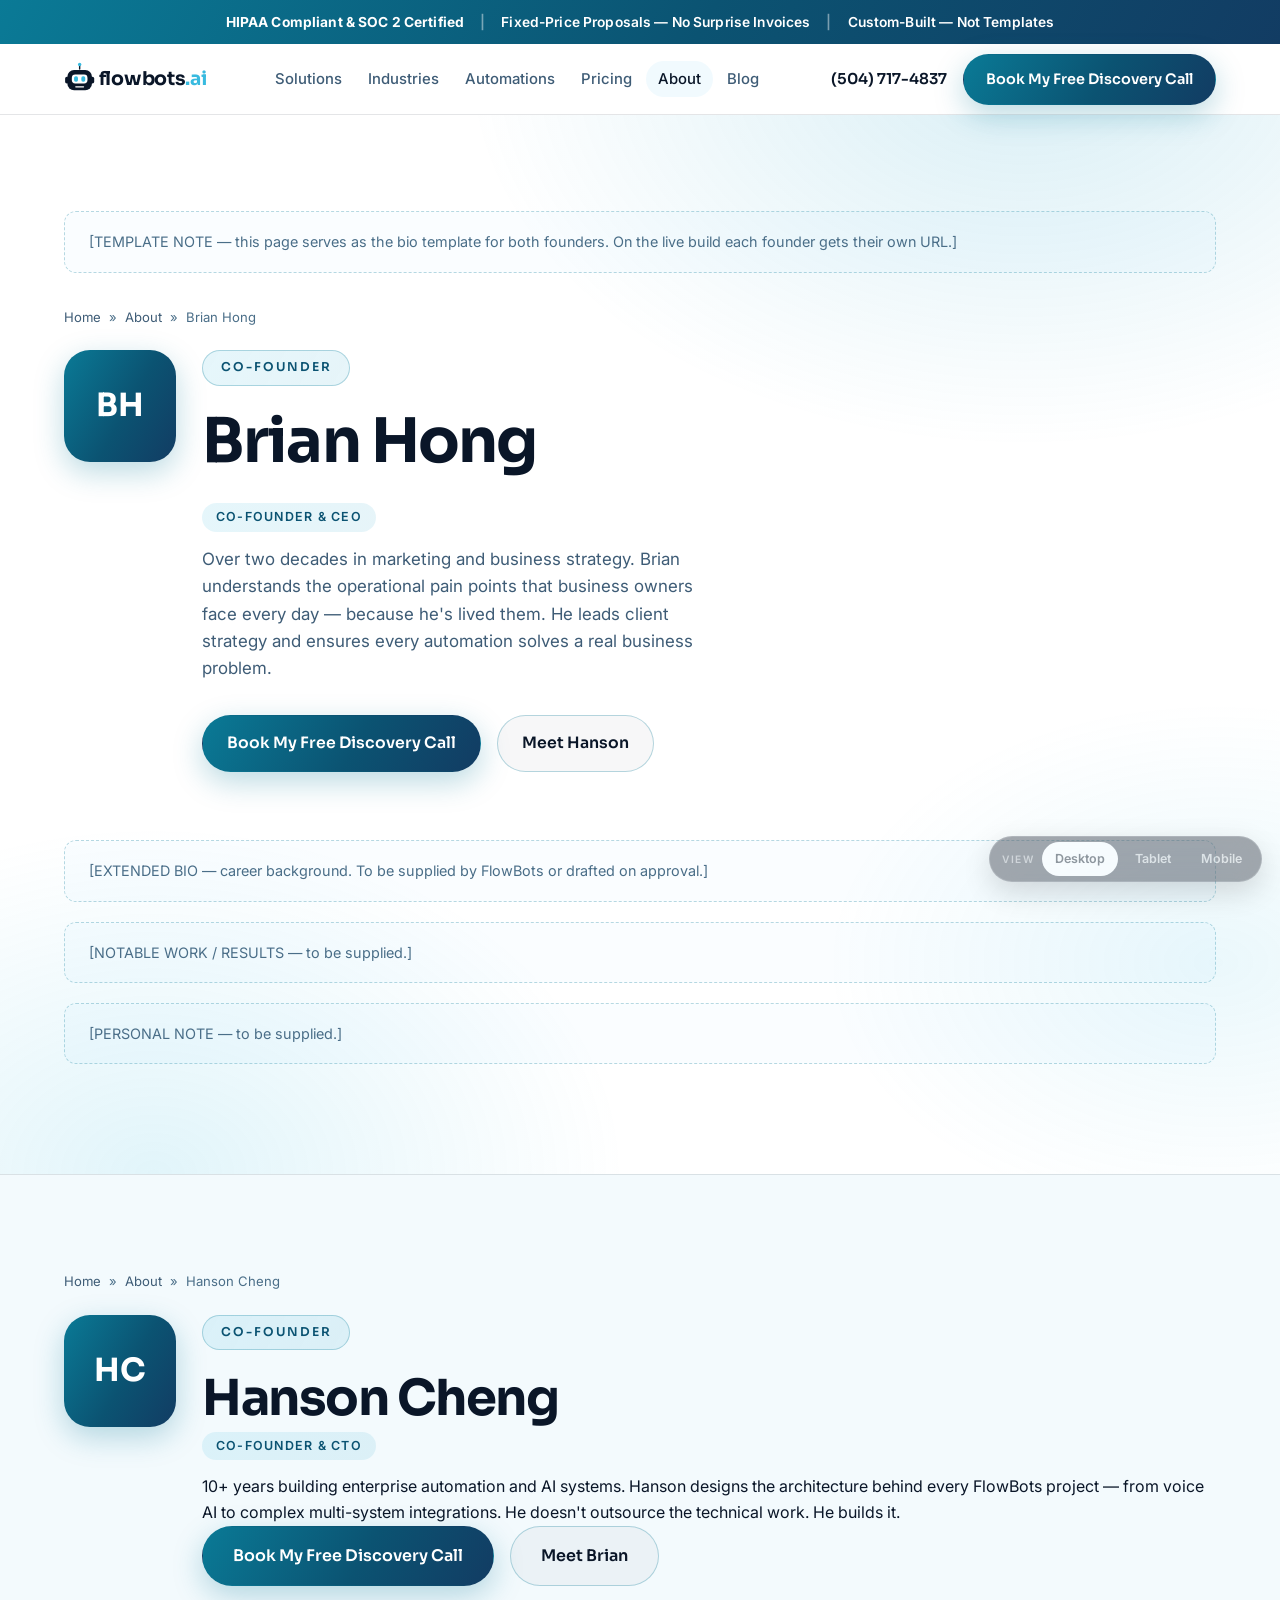
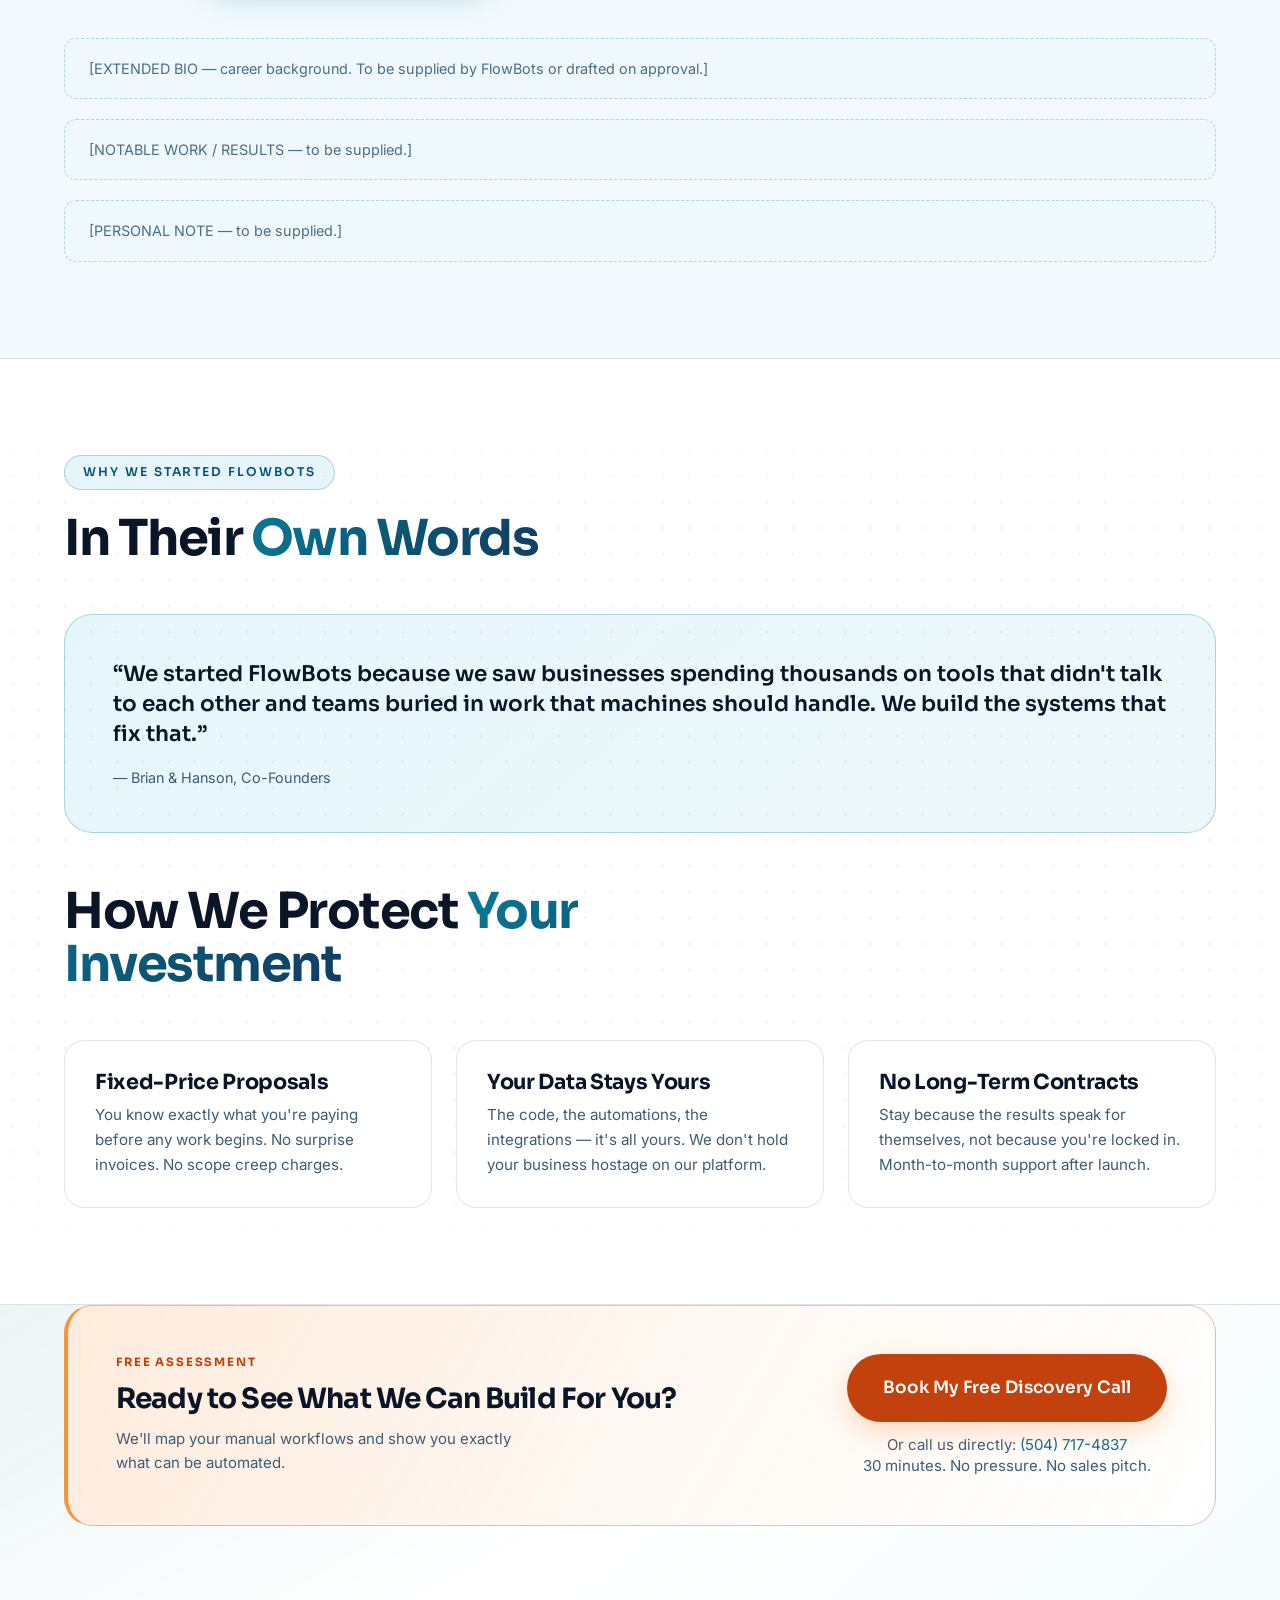
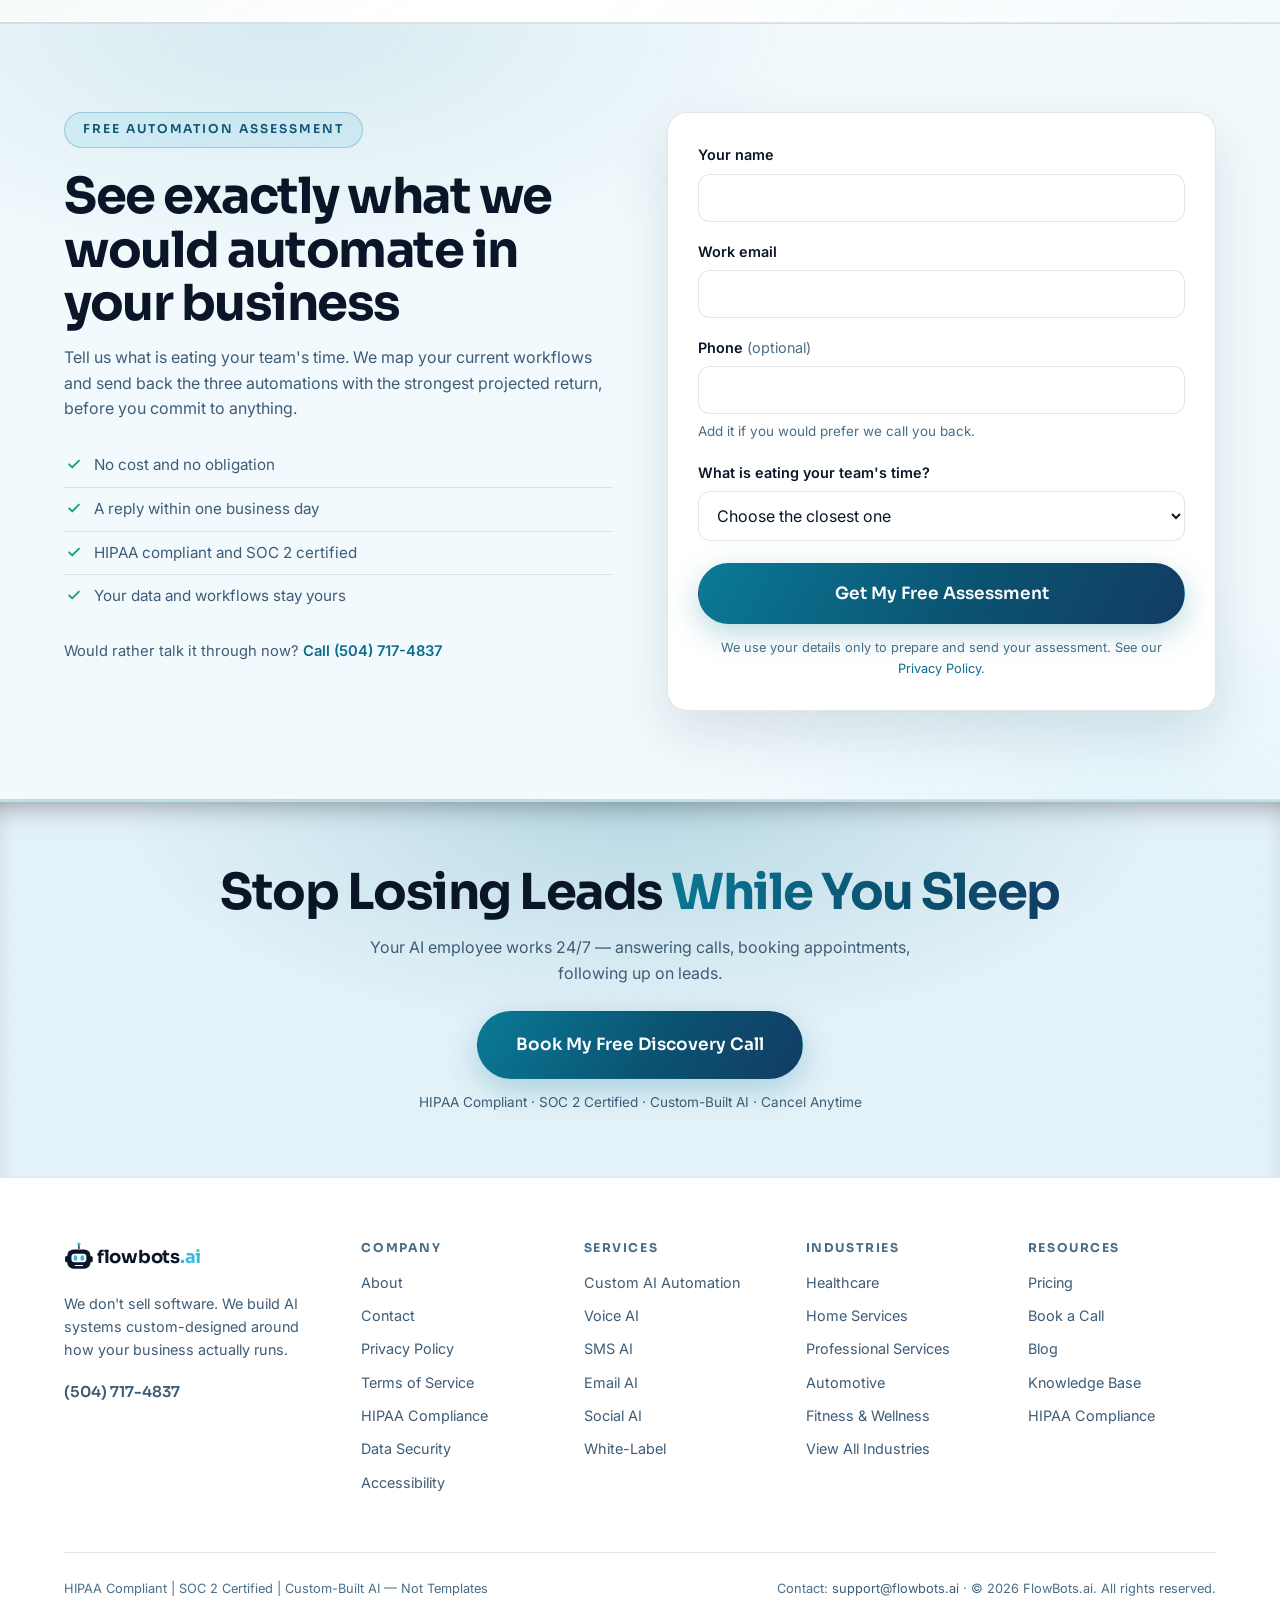
<file: bio.html>
<!DOCTYPE html>
<html lang="en">
<head>
<meta charset="UTF-8">
<meta name="viewport" content="width=device-width, initial-scale=1.0">
<title>Founder Bios — Brian Hong &amp; Hanson Cheng | FlowBots.ai</title>
<meta name="description" content="Meet the co-founders of FlowBots.ai — Brian Hong, Co-Founder &amp; CEO, and Hanson Cheng, Co-Founder &amp; CTO. Bio template page for the FlowBots.ai redesign.">
<link rel="preconnect" href="https://fonts.googleapis.com">
<link rel="preconnect" href="https://fonts.gstatic.com" crossorigin>
<link href="https://fonts.googleapis.com/css2?family=Sora:wght@500;600;700&family=Inter:wght@400;500;600&display=swap" rel="stylesheet">
<link rel="stylesheet" href="style.css?v=73">
<script>/* These are the animated designs: motion is on unless a URL explicitly
   asks for ?motion=off. A production build should restore respect for
   prefers-reduced-motion; this is a review prototype. */
try{if(!/[?&]motion=off/.test(location.search))document.documentElement.classList.add('motion-on');}catch(e){}</script>
</head>
<body>
<svg class="icon-sprite" aria-hidden="true" focusable="false" style="position:absolute;width:0;height:0;overflow:hidden"><defs><symbol id="i-phone" viewBox="0 0 24 24"><path d="M6.2 3.5h3.1l1.5 3.9-2 1.4a12.4 12.4 0 0 0 6.4 6.4l1.4-2 3.9 1.5v3.1a2 2 0 0 1-2.2 2A16.6 16.6 0 0 1 4.2 5.7a2 2 0 0 1 2-2.2Z"/></symbol><symbol id="i-message" viewBox="0 0 24 24"><path d="M4 5.5h16v10.2H9.2L4 20V5.5Z"/><path d="M8.2 9.4h7.6M8.2 12.4h5"/></symbol><symbol id="i-shield" viewBox="0 0 24 24"><path d="M12 3.2 19 6v5.1c0 4.5-2.9 8-7 9.7-4.1-1.7-7-5.2-7-9.7V6l7-2.8Z"/><path d="M9.2 11.8 11.3 14l3.5-3.7"/></symbol><symbol id="i-plug" viewBox="0 0 24 24"><path d="M9 3.2v4.4M15 3.2v4.4M6.2 7.6h11.6v3.1a5.8 5.8 0 0 1-11.6 0V7.6ZM12 16.5v4.3"/></symbol><symbol id="i-gear" viewBox="0 0 24 24"><circle cx="12" cy="12" r="3.1"/><path d="M12 3.2v2.4M12 18.4v2.4M5.8 5.8l1.7 1.7M16.5 16.5l1.7 1.7M3.2 12h2.4M18.4 12h2.4M5.8 18.2l1.7-1.7M16.5 7.5l1.7-1.7"/></symbol><symbol id="i-chart" viewBox="0 0 24 24"><path d="M3.5 20.4h17"/><path d="M6.8 20.4v-6.2M11.4 20.4V7.6M16 20.4v-9.2"/></symbol><symbol id="i-sync" viewBox="0 0 24 24"><path d="M20.2 12a8.2 8.2 0 0 1-13.9 5.9M3.8 12A8.2 8.2 0 0 1 17.7 6.1"/><path d="M3.8 7.2V12h4.8M20.2 16.8V12h-4.8"/></symbol><symbol id="i-folder" viewBox="0 0 24 24"><path d="M3.6 6.4h5.6l2 2.4h9.2v10.8H3.6V6.4Z"/><path d="M3.6 11.6h16.8"/></symbol><symbol id="i-puzzle" viewBox="0 0 24 24"><path d="M9.4 4.2h5.2v2.3a1.7 1.7 0 1 0 3.4 0V4.2h1.8v5.2h-2.3a1.7 1.7 0 1 0 0 3.4h2.3v6.9H4.2v-6.9h2.3a1.7 1.7 0 1 0 0-3.4H4.2V4.2h5.2Z"/></symbol><symbol id="i-bolt" viewBox="0 0 24 24"><path d="M13.4 2.6 4.8 13.5h5.9l-1.1 7.9 8.6-10.9h-5.9l1.1-7.9Z"/></symbol><symbol id="i-lock" viewBox="0 0 24 24"><rect x="4.8" y="10.6" width="14.4" height="9.6" rx="2"/><path d="M8.2 10.6V7.9a3.8 3.8 0 0 1 7.6 0v2.7"/></symbol><symbol id="i-unlock" viewBox="0 0 24 24"><rect x="4.8" y="10.6" width="14.4" height="9.6" rx="2"/><path d="M8.2 10.6V7.9a3.8 3.8 0 0 1 7.1-1.9"/></symbol><symbol id="i-document" viewBox="0 0 24 24"><path d="M6.2 3.4h7.4l4.2 4.2v13H6.2V3.4Z"/><path d="M13.6 3.4v4.2h4.2M9.2 12.4h5.6M9.2 15.8h5.6"/></symbol><symbol id="i-flask" viewBox="0 0 24 24"><path d="M9.4 3.4v6.1L4.6 18a2 2 0 0 0 1.7 3h11.4a2 2 0 0 0 1.7-3l-4.8-8.5V3.4"/><path d="M8.2 3.4h7.6M7.4 14.2h9.2"/></symbol><symbol id="i-trending" viewBox="0 0 24 24"><path d="M3.4 16.8 9.2 11l3.7 3.7 7.7-7.7"/><path d="M15.4 7h5.2v5.2"/></symbol><symbol id="i-users" viewBox="0 0 24 24"><circle cx="9.2" cy="8.4" r="3.2"/><path d="M3.6 19.6a5.6 5.6 0 0 1 11.2 0"/><path d="M16.2 6.2a3 3 0 0 1 0 5.9M17.4 14.6a5 5 0 0 1 3.2 4.6"/></symbol><symbol id="i-bot" viewBox="0 0 24 24"><rect x="4.4" y="8.2" width="15.2" height="10.6" rx="3"/><path d="M12 4.2v4M9.4 12.6v1.8M14.6 12.6v1.8M2.6 12.4v3M21.4 12.4v3"/><circle cx="12" cy="3.2" r="1.2"/></symbol><symbol id="i-tools" viewBox="0 0 24 24"><path d="M14.8 6.4a3.8 3.8 0 0 0 5 5l-9.6 9.6a2.2 2.2 0 0 1-3.1-3.1l9.6-9.6a3.8 3.8 0 0 0-5-5"/></symbol><symbol id="i-receipt" viewBox="0 0 24 24"><path d="M6 3.4h12v17.2l-3-1.9-3 1.9-3-1.9-3 1.9V3.4Z"/><path d="M9 8.4h6M9 12.2h6"/></symbol><symbol id="i-star" viewBox="0 0 24 24"><path d="m12 3.4 2.7 5.5 6 .9-4.3 4.2 1 6-5.4-2.8-5.4 2.8 1-6L3.3 9.8l6-.9L12 3.4Z"/></symbol><symbol id="i-mic" viewBox="0 0 24 24"><rect x="9.2" y="2.6" width="5.6" height="10.8" rx="2.8"/><path d="M5.4 11.6a6.6 6.6 0 0 0 13.2 0M12 18.2v3.2"/></symbol><symbol id="i-repeat" viewBox="0 0 24 24"><path d="M4.2 9.4a4 4 0 0 1 4-4h11.6M19.8 14.6a4 4 0 0 1-4 4H4.2"/><path d="M16.6 2.4 19.8 5.4l-3.2 3M7.4 15.6 4.2 18.6l3.2 3"/></symbol><symbol id="i-cpu" viewBox="0 0 24 24"><rect x="7.6" y="7.6" width="8.8" height="8.8" rx="1.6"/><path d="M10.6 2.8v4.8M13.4 2.8v4.8M10.6 16.4v4.8M13.4 16.4v4.8M2.8 10.6h4.8M2.8 13.4h4.8M16.4 10.6h4.8M16.4 13.4h4.8"/></symbol><symbol id="i-calendar" viewBox="0 0 24 24"><rect x="3.8" y="5.4" width="16.4" height="15" rx="2"/><path d="M8.2 2.8v4.4M15.8 2.8v4.4M3.8 10.4h16.4"/></symbol><symbol id="i-card" viewBox="0 0 24 24"><rect x="2.8" y="5.2" width="18.4" height="13.6" rx="2.2"/><path d="M2.8 10h18.4M6.4 14.6h3.4"/></symbol><symbol id="i-ruler" viewBox="0 0 24 24"><path d="m3.4 15.4 12-12 5.2 5.2-12 12-5.2-5.2Z"/><path d="m7.4 11.4 2 2M10.6 8.2l2 2M13.8 5 15.8 7"/></symbol><symbol id="i-clock" viewBox="0 0 24 24"><circle cx="12" cy="12" r="8.6"/><path d="M12 6.8V12l3.4 2.2"/></symbol><symbol id="i-search" viewBox="0 0 24 24"><circle cx="10.8" cy="10.8" r="6.8"/><path d="m16 16 4.6 4.6"/></symbol><symbol id="i-graduation" viewBox="0 0 24 24"><path d="M2.8 8.6 12 4.2l9.2 4.4-9.2 4.4L2.8 8.6Z"/><path d="M6.6 10.6v5.2c0 1.6 2.4 2.9 5.4 2.9s5.4-1.3 5.4-2.9v-5.2M20.4 9v5.4"/></symbol><symbol id="i-target" viewBox="0 0 24 24"><circle cx="12" cy="12" r="8.4"/><circle cx="12" cy="12" r="4.6"/><circle cx="12" cy="12" r="1"/></symbol><symbol id="i-home" viewBox="0 0 24 24"><path d="M3.8 10.8 12 3.8l8.2 7v9.4H3.8v-9.4Z"/><path d="M9.4 20.2v-5.6h5.2v5.6"/></symbol><symbol id="i-health" viewBox="0 0 24 24"><path d="M6.2 3.2v5.4a4.6 4.6 0 0 0 9.2 0V3.2"/><path d="M4.4 3.2h3.6M13.6 3.2h3.6M10.8 13a5.4 5.4 0 0 0 5.4 5.2 3.6 3.6 0 0 0 3.6-3.6v-1.2"/><circle cx="19.8" cy="11.4" r="2"/></symbol><symbol id="i-building" viewBox="0 0 24 24"><path d="M4.2 20.6V8.2L12 3.4l7.8 4.8v12.4"/><path d="M3 20.6h18M8 11.4h2.4M13.6 11.4H16M8 15.4h2.4M13.6 15.4H16"/></symbol><symbol id="i-check" viewBox="0 0 24 24"><path d="m4.6 12.4 4.8 4.8 10-10.4"/></symbol><symbol id="i-x" viewBox="0 0 24 24"><path d="M6.2 6.2l11.6 11.6M17.8 6.2 6.2 17.8"/></symbol><symbol id="i-menu" viewBox="0 0 24 24"><path d="M3.8 7h16.4M3.8 12h16.4M3.8 17h16.4"/></symbol><symbol id="i-arrow-down" viewBox="0 0 24 24"><path d="M12 4.2v14.6M6.4 13.4 12 19l5.6-5.6"/></symbol><symbol id="i-mail" viewBox="0 0 24 24"><rect x="3.2" y="5.2" width="17.6" height="13.6" rx="2"/><path d="m3.8 6.6 8.2 6 8.2-6"/></symbol><symbol id="i-route" viewBox="0 0 24 24"><circle cx="6" cy="6" r="2.6"/><circle cx="18" cy="18" r="2.6"/><path d="M8.6 6h5.8a3.6 3.6 0 0 1 0 7.2H9.6a3.6 3.6 0 0 0 0 7.2h.4"/></symbol></defs></svg>

<div class="topbar">
  <b>HIPAA Compliant &amp; SOC 2 Certified</b><span class="sep">|</span><span class="hide-m">Fixed-Price Proposals — No Surprise Invoices</span><span class="sep hide-m">|</span><span class="hide-m">Custom-Built — Not Templates</span>
</div>

<header class="site-header">
  <div class="wrap nav">
    <a class="brand" href="index.html" aria-label="FlowBots.ai home">
      <svg xmlns="http://www.w3.org/2000/svg" width="200" height="38" viewBox="0 0 320 60" role="img" aria-label="flowbots.ai"><g transform="translate(2 4)"><path stroke="#0A1628" stroke-linecap="round" stroke-width="2.5" d="M26 0v8"/><circle cx="26" r="3" fill="#38BADF"/><rect width="44" height="36" x="4" y="10" fill="#0A1628" rx="12" ry="12"/><rect width="6" height="12" y="22" fill="#0A1628" rx="3" ry="3"/><rect width="6" height="12" x="46" y="22" fill="#0A1628" rx="3" ry="3"/><rect width="28" height="16" x="12" y="18" fill="#FFFFFF" rx="6" ry="6"/><rect width="7" height="10" x="16" y="21" fill="#38BADF" rx="3" ry="3"/><rect width="7" height="10" x="29" y="21" fill="#38BADF" rx="3" ry="3"/><path stroke="#FFFFFF" stroke-linecap="round" stroke-width="2" d="M19 40h14"/></g><text x="62" y="40" fill="#0A1628" font-family="'Sora','DM Sans',Arial,sans-serif" font-size="34" font-weight="700" letter-spacing="-.5">flowbots<tspan fill="#38BADF">.ai</tspan></text></svg>
    </a>
    <ul class="nav-links">
      <li><a href="solutions.html">Solutions</a></li>
      <li><a href="industries.html">Industries</a></li>
      <li><a href="automations.html">Automations</a></li>
      <li><a href="pricing.html">Pricing</a></li>
      <li><a href="about.html" aria-current="page">About</a></li>
      <li><a href="blog.html">Blog</a></li>
    </ul>
    <div class="nav-cta">
      <a class="nav-phone" href="tel:+15047174837" data-track="tel-click">(504) 717-4837</a>
      <a class="btn btn-primary" href="https://www.flowbots.ai/book-call/" data-track="cta-book">Book My Free Discovery Call</a>
      <button class="nav-toggle" aria-expanded="false" aria-label="Open menu"><svg class="ico" aria-hidden="true"><use href="#i-menu"></use></svg></button>
    </div>
  </div>
  <nav class="mobile-menu" aria-label="Mobile">
    <a href="solutions.html">Solutions</a>
    <a href="industries.html">Industries</a>
    <a href="automations.html">Automations</a>
    <a href="pricing.html">Pricing</a>
    <a href="about.html">About</a>
    <a href="blog.html">Blog</a>
    <a href="tel:+15047174837" data-track="tel-click">(504) 717-4837</a>
  </nav>
</header>

<main>

<!-- ============ BRIAN HONG ============ -->
<section class="hero" id="brian">
  <div class="wrap" style="position:relative">
    <p class="placeholder">[TEMPLATE NOTE — this page serves as the bio template for both founders. On the live build each founder gets their own URL.]</p>
    <p class="crumbs mt-3"><a href="index.html">Home</a><span class="sep">»</span><a href="about.html">About</a><span class="sep">»</span>Brian Hong</p>
    <div class="founder-card">
      <div class="avatar" aria-hidden="true">BH</div>
      <div>
        <span class="eyebrow">Co-Founder</span>
        <h1>Brian Hong</h1>
        <span class="role-tag">Co-Founder &amp; CEO</span>
        <p class="lede">Over two decades in marketing and business strategy. Brian understands the operational pain points that business owners face every day — because he's lived them. He leads client strategy and ensures every automation solves a real business problem.</p>
        <div class="cta-row">
          <a class="btn btn-primary" href="https://www.flowbots.ai/book-call/" data-track="cta-book">Book My Free Discovery Call</a>
          <a class="btn btn-ghost" href="#hanson">Meet Hanson</a>
        </div>
      </div>
    </div>

    <div class="mt-4">
      <p class="placeholder">[EXTENDED BIO — career background. To be supplied by FlowBots or drafted on approval.]</p>
      <p class="placeholder mt-2">[NOTABLE WORK / RESULTS — to be supplied.]</p>
      <p class="placeholder mt-2">[PERSONAL NOTE — to be supplied.]</p>
    </div>
  </div>
</section>

<!-- ============ HANSON CHENG ============ -->
<section id="hanson" class="sec-panel">
  <div class="wrap">
    <p class="crumbs"><a href="index.html">Home</a><span class="sep">»</span><a href="about.html">About</a><span class="sep">»</span>Hanson Cheng</p>
    <div class="founder-card reveal">
      <div class="avatar" aria-hidden="true">HC</div>
      <div>
        <span class="eyebrow">Co-Founder</span>
        <h2>Hanson Cheng</h2>
        <span class="role-tag">Co-Founder &amp; CTO</span>
        <p class="lede">10+ years building enterprise automation and AI systems. Hanson designs the architecture behind every FlowBots project — from voice AI to complex multi-system integrations. He doesn't outsource the technical work. He builds it.</p>
        <div class="cta-row">
          <a class="btn btn-primary" href="https://www.flowbots.ai/book-call/" data-track="cta-book">Book My Free Discovery Call</a>
          <a class="btn btn-ghost" href="#brian">Meet Brian</a>
        </div>
      </div>
    </div>

    <div class="mt-4">
      <p class="placeholder">[EXTENDED BIO — career background. To be supplied by FlowBots or drafted on approval.]</p>
      <p class="placeholder mt-2">[NOTABLE WORK / RESULTS — to be supplied.]</p>
      <p class="placeholder mt-2">[PERSONAL NOTE — to be supplied.]</p>
    </div>
  </div>
</section>

<!-- ============ SHARED QUOTE ============ -->
<section class="sec-grid">
  <div class="wrap">
    <div class="section-head reveal">
      <span class="eyebrow">Why We Started FlowBots</span>
      <h2>In Their <span class="grad-text">Own Words</span></h2>
    </div>
    <blockquote class="quote reveal">
      “We started FlowBots because we saw businesses spending thousands on tools that didn't talk to each other and teams buried in work that machines should handle. We build the systems that fix that.”
      <footer>— Brian &amp; Hanson, Co-Founders</footer>
    </blockquote>

    <div class="section-head mt-4 reveal">
      <h2>How We Protect <span class="grad-text">Your Investment</span></h2>
    </div>
    <div class="grid-3">
      <div class="card reveal">
        <h3>Fixed-Price Proposals</h3>
        <p>You know exactly what you're paying before any work begins. No surprise invoices. No scope creep charges.</p>
      </div>
      <div class="card reveal">
        <h3>Your Data Stays Yours</h3>
        <p>The code, the automations, the integrations — it's all yours. We don't hold your business hostage on our platform.</p>
      </div>
      <div class="card reveal">
        <h3>No Long-Term Contracts</h3>
        <p>Stay because the results speak for themselves, not because you're locked in. Month-to-month support after launch.</p>
      </div>
    </div>
  </div>
</section>

<!-- ============ CLOSING CTA ============ -->
<section class="sec-wash" style="padding-top:0">
  <div class="wrap">
    <div class="band reveal">
      <div>
        <h2>Ready to See What We Can Build For You?</h2>
        <p>We'll map your manual workflows and show you exactly what can be automated.</p>
      </div>
      <div class="cta-col">
        <a class="btn btn-primary btn-lg" href="https://www.flowbots.ai/book-call/" data-track="cta-book">Book My Free Discovery Call</a>
        <p class="micro">Or call us directly: <a href="tel:+15047174837" data-track="tel-click">(504) 717-4837</a><br>30 minutes. No pressure. No sales pitch.</p>
      </div>
    </div>
  </div>
</section>


<section class="lead-section sec-feature" id="assessment">
  <div class="wrap lead-grid">
    <div class="lead-copy">
      <span class="eyebrow">Free Automation Assessment</span>
      <h2>See exactly what we would automate in your business</h2>
      <p>Tell us what is eating your team's time. We map your current workflows and send back the three automations with the strongest projected return, before you commit to anything.</p>
      <ul class="lead-assure">
        <li>No cost and no obligation</li>
        <li>A reply within one business day</li>
        <li>HIPAA compliant and SOC 2 certified</li>
        <li>Your data and workflows stay yours</li>
      </ul>
      <p class="lead-alt">Would rather talk it through now? <a href="tel:+15047174837" data-track="tel-click">Call (504) 717-4837</a></p>
    </div>

    <form class="lead-form" novalidate data-leadform>
      <div class="field">
        <label for="lf-name">Your name</label>
        <input id="lf-name" name="name" type="text" autocomplete="name" required aria-describedby="lf-name-err">
        <span class="field-err" id="lf-name-err" role="alert"></span>
      </div>
      <div class="field">
        <label for="lf-email">Work email</label>
        <input id="lf-email" name="email" type="email" autocomplete="email" inputmode="email" required aria-describedby="lf-email-err">
        <span class="field-err" id="lf-email-err" role="alert"></span>
      </div>
      <div class="field">
        <label for="lf-phone">Phone <span class="opt">(optional)</span></label>
        <input id="lf-phone" name="phone" type="tel" autocomplete="tel" inputmode="tel" aria-describedby="lf-phone-hint">
        <span class="field-hint" id="lf-phone-hint">Add it if you would prefer we call you back.</span>
      </div>
      <div class="field">
        <label for="lf-problem">What is eating your team's time?</label>
        <select id="lf-problem" name="problem" required aria-describedby="lf-problem-err">
          <option value="">Choose the closest one</option>
          <option>We are missing calls after hours</option>
          <option>Leads go cold before we follow up</option>
          <option>My team is buried in repetitive tasks</option>
          <option>We need to scale without hiring</option>
          <option>Something else</option>
        </select>
        <span class="field-err" id="lf-problem-err" role="alert"></span>
      </div>
      <button type="submit" class="btn btn-primary btn-lg lead-submit">Get My Free Assessment</button>
      <p class="lead-privacy">We use your details only to prepare and send your assessment. See our <a href="https://www.flowbots.ai/privacy-policy/">Privacy Policy</a>.</p>
    </form>

    <div class="lead-success" hidden role="status">
      <span class="lead-tick" aria-hidden="true">
        <svg class="ico" aria-hidden="true"><use href="#i-check"></use></svg>
      </span>
      <h3>Your assessment request is in</h3>
      <p>We will map your workflows and reply within one business day with the three automations we would build first, and what each is worth.</p>
      <p class="lead-alt">Need it sooner? <a href="tel:+15047174837" data-track="tel-click">Call (504) 717-4837</a></p>
    </div>
  </div>
</section>

<!-- ============ PRE-FOOTER CTA ============ -->
<section class="prefoot">
  <div class="wrap">
    <h2 class="reveal">Stop Losing Leads <span class="grad-text">While You Sleep</span></h2>
    <p class="reveal">Your AI employee works 24/7 — answering calls, booking appointments, following up on leads.</p>
    <div class="reveal">
      <a class="btn btn-primary btn-lg" href="https://www.flowbots.ai/book-call/" data-track="cta-book">Book My Free Discovery Call</a>
      <p class="micro">HIPAA Compliant · SOC 2 Certified · Custom-Built AI · Cancel Anytime</p>
    </div>
  </div>
</section>

</main>

<footer class="site-footer">
  <div class="wrap">
    <div class="footer-grid">
      <div>
        <svg xmlns="http://www.w3.org/2000/svg" width="170" height="32" viewBox="0 0 320 60" role="img" aria-label="flowbots.ai"><g transform="translate(2 4)"><path stroke="#0A1628" stroke-linecap="round" stroke-width="2.5" d="M26 0v8"/><circle cx="26" r="3" fill="#38BADF"/><rect width="44" height="36" x="4" y="10" fill="#0A1628" rx="12" ry="12"/><rect width="6" height="12" y="22" fill="#0A1628" rx="3" ry="3"/><rect width="6" height="12" x="46" y="22" fill="#0A1628" rx="3" ry="3"/><rect width="28" height="16" x="12" y="18" fill="#FFFFFF" rx="6" ry="6"/><rect width="7" height="10" x="16" y="21" fill="#38BADF" rx="3" ry="3"/><rect width="7" height="10" x="29" y="21" fill="#38BADF" rx="3" ry="3"/><path stroke="#FFFFFF" stroke-linecap="round" stroke-width="2" d="M19 40h14"/></g><text x="62" y="40" fill="#0A1628" font-family="'Sora','DM Sans',Arial,sans-serif" font-size="34" font-weight="700" letter-spacing="-.5">flowbots<tspan fill="#38BADF">.ai</tspan></text></svg>
        <p class="footer-tag">We don't sell software. We build AI systems custom-designed around how your business actually runs.</p>
        <p><a href="tel:+15047174837" data-track="tel-click" class="nav-phone">(504) 717-4837</a></p>
      </div>
      <div>
        <h4>Company</h4>
        <ul>
          <li><a href="about.html">About</a></li>
          <li><a href="https://www.flowbots.ai/contact/">Contact</a></li>
          <li><a href="https://www.flowbots.ai/privacy-policy/">Privacy Policy</a></li>
          <li><a href="https://www.flowbots.ai/terms-of-service/">Terms of Service</a></li>
          <li><a href="https://www.flowbots.ai/hipaa-compliance/">HIPAA Compliance</a></li>
          <li><a href="https://www.flowbots.ai/data-security/">Data Security</a></li>
          <li><a href="https://www.flowbots.ai/accessibility/">Accessibility</a></li>
        </ul>
      </div>
      <div>
        <h4>Services</h4>
        <ul>
          <li><a href="automations.html">Custom AI Automation</a></li>
          <li><a href="solutions.html">Voice AI</a></li>
          <li><a href="solutions.html">SMS AI</a></li>
          <li><a href="solutions.html">Email AI</a></li>
          <li><a href="solutions.html">Social AI</a></li>
          <li><a href="solutions.html">White-Label</a></li>
        </ul>
      </div>
      <div>
        <h4>Industries</h4>
        <ul>
          <li><a href="industries.html">Healthcare</a></li>
          <li><a href="industries.html">Home Services</a></li>
          <li><a href="industries.html">Professional Services</a></li>
          <li><a href="industries.html">Automotive</a></li>
          <li><a href="industries.html">Fitness &amp; Wellness</a></li>
          <li><a href="industries.html">View All Industries</a></li>
        </ul>
      </div>
      <div>
        <h4>Resources</h4>
        <ul>
          <li><a href="pricing.html">Pricing</a></li>
          <li><a href="https://www.flowbots.ai/book-call/" data-track="cta-book">Book a Call</a></li>
          <li><a href="blog.html">Blog</a></li>
          <li><a href="https://www.flowbots.ai/ai-automation-knowledge-base/">Knowledge Base</a></li>
          <li><a href="https://www.flowbots.ai/hipaa-compliance/">HIPAA Compliance</a></li>
        </ul>
      </div>
    </div>
    <div class="footer-bottom">
      <span>HIPAA Compliant | SOC 2 Certified | Custom-Built AI — Not Templates</span>
      <span>Contact: <a href="mailto:support@flowbots.ai">support@flowbots.ai</a> · © 2026 FlowBots.ai. All rights reserved.</span>
    </div>
  </div>
</footer>

<div class="sticky-cta">
  <a class="btn btn-ghost" href="tel:+15047174837">Call Us</a>
  <a class="btn btn-primary" href="https://www.flowbots.ai/book-call/" data-track="cta-book">Book Free Call</a>
</div>


<button type="button" class="to-top" aria-label="Back to top" hidden><svg class="ico" aria-hidden="true"><use href="#i-arrow-down"></use></svg></button>
<!-- review control: device preview. Not part of the design. -->
<div class="rv-device" role="group" aria-label="Device preview">
  <span class="rv-label">View</span>
  <button type="button" data-rv="desktop" aria-pressed="true">Desktop</button>
  <button type="button" data-rv="tablet" aria-pressed="false">Tablet</button>
  <button type="button" data-rv="mobile" aria-pressed="false">Mobile</button>
</div>
<script>
(function(){
  /* Device preview needs a real viewport, not a narrowed container: CSS media
     queries answer to the viewport, so shrinking the page would show the
     desktop layout at a small width. Tablet and mobile therefore hand off to
     preview.html, which frames this same page in an iframe. */
  var bar = document.querySelector('.rv-device');
  if (!bar) return;
  var page = location.pathname.split('/').pop() || 'index.html';
  bar.addEventListener('click', function(e){
    var b = e.target.closest('[data-rv]');
    if (!b) return;
    var d = b.getAttribute('data-rv');
    if (d === 'desktop') return;
    location.href = 'preview.html?page=' + encodeURIComponent(page) + '&device=' + d;
  });
})();
</script>

<script src="app.js?v=73"></script>
</body>
</html>
</file>
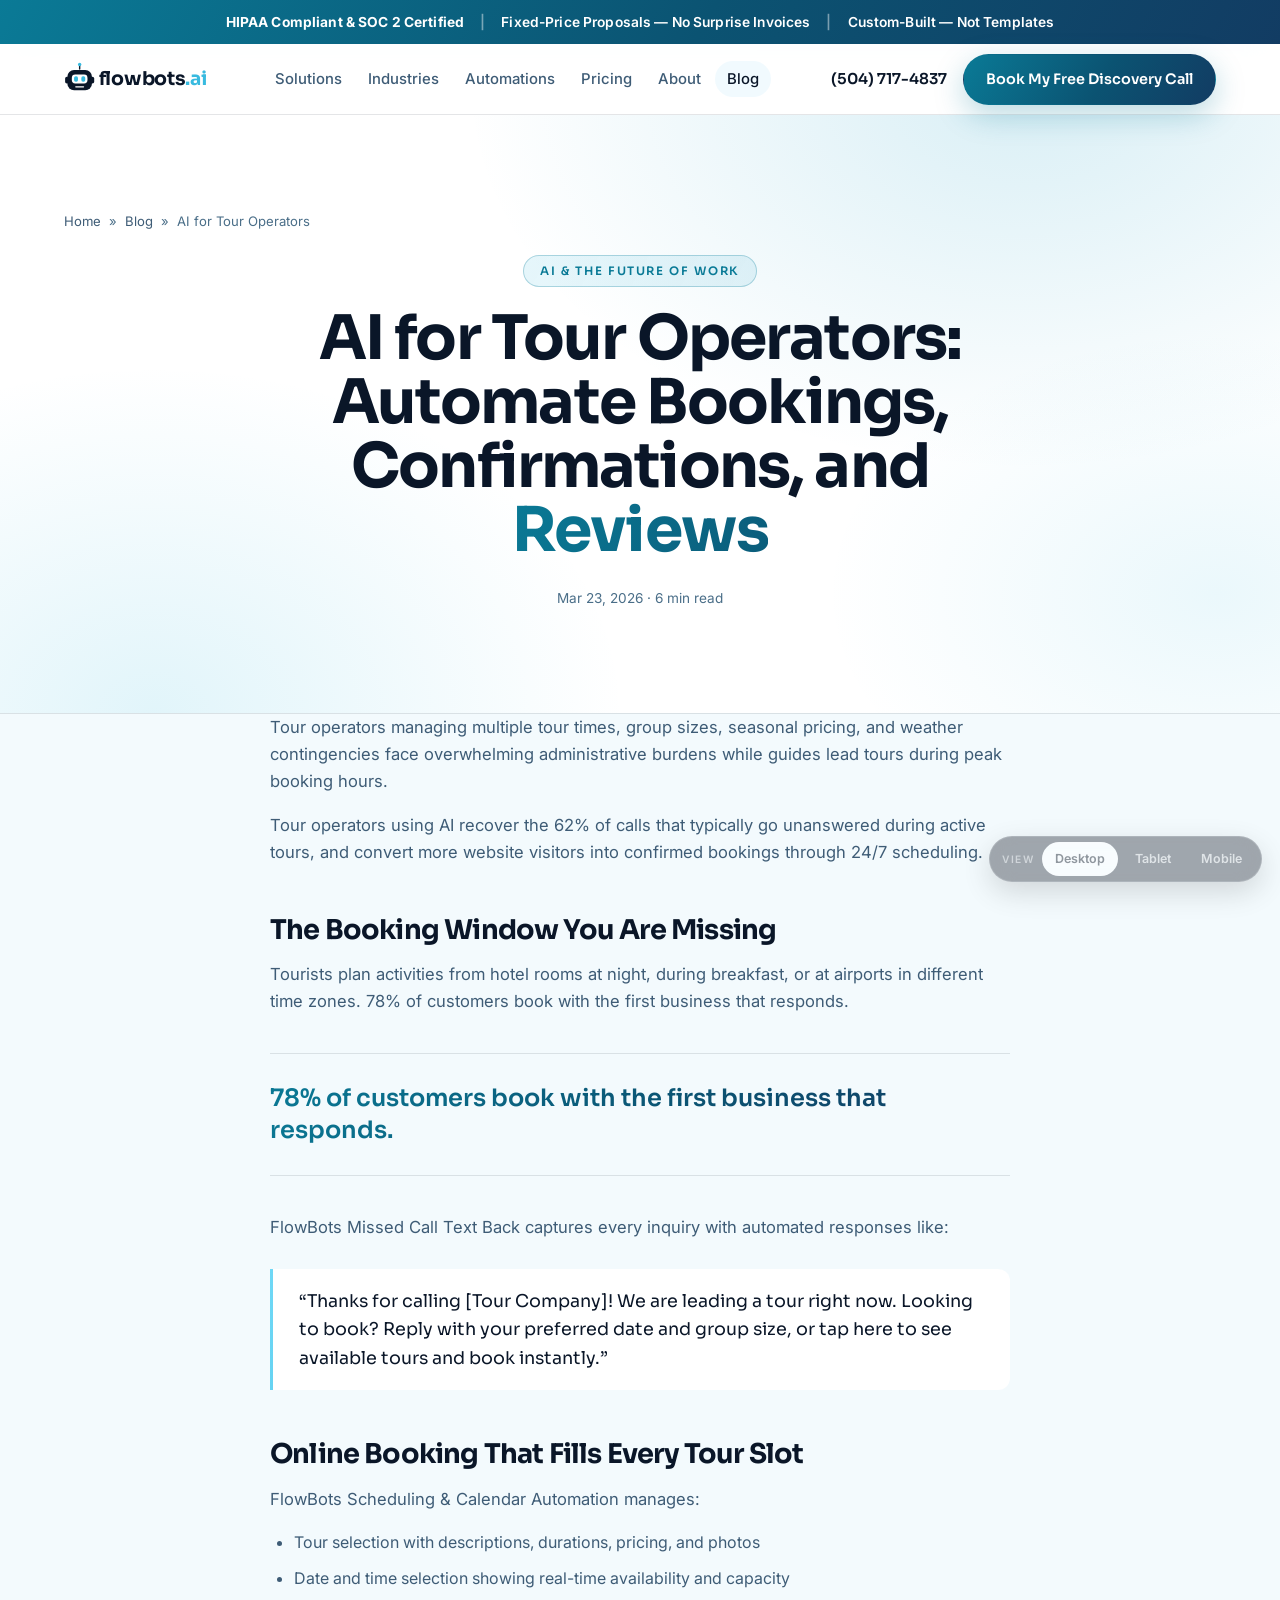
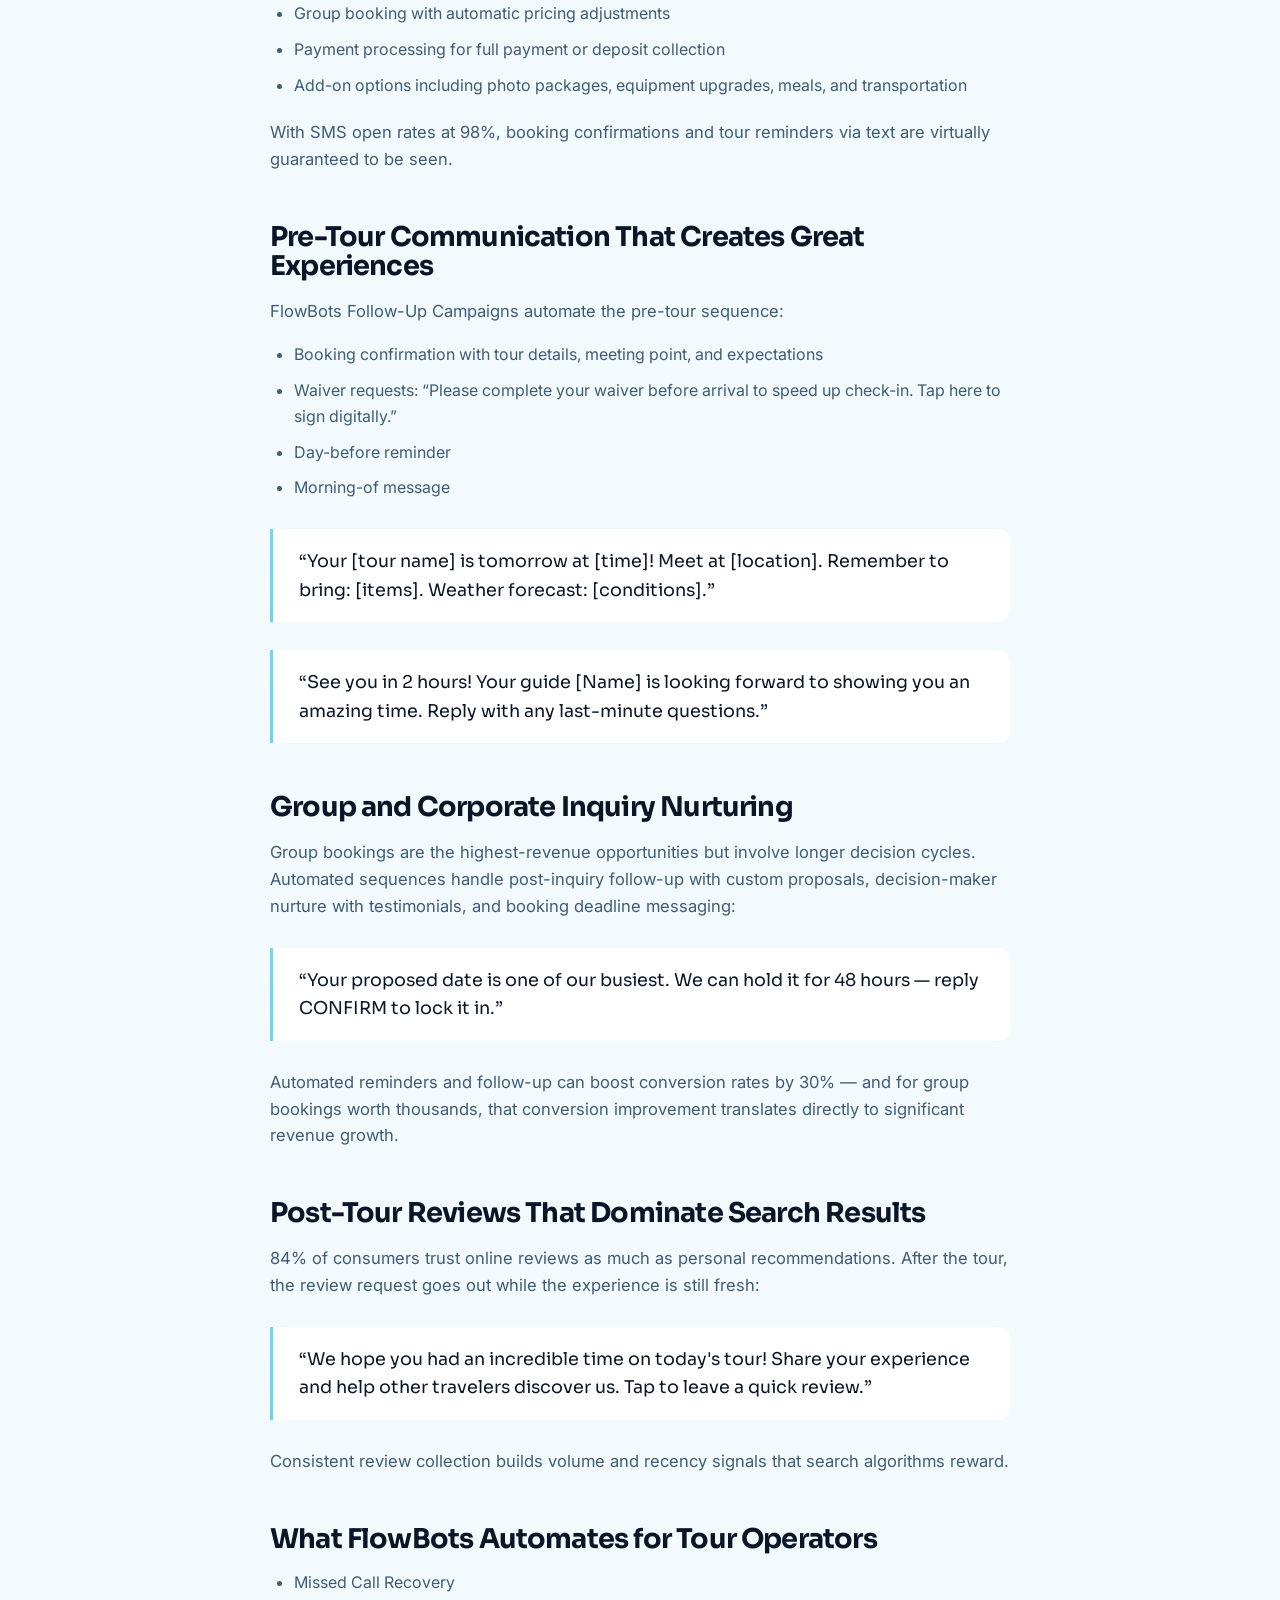
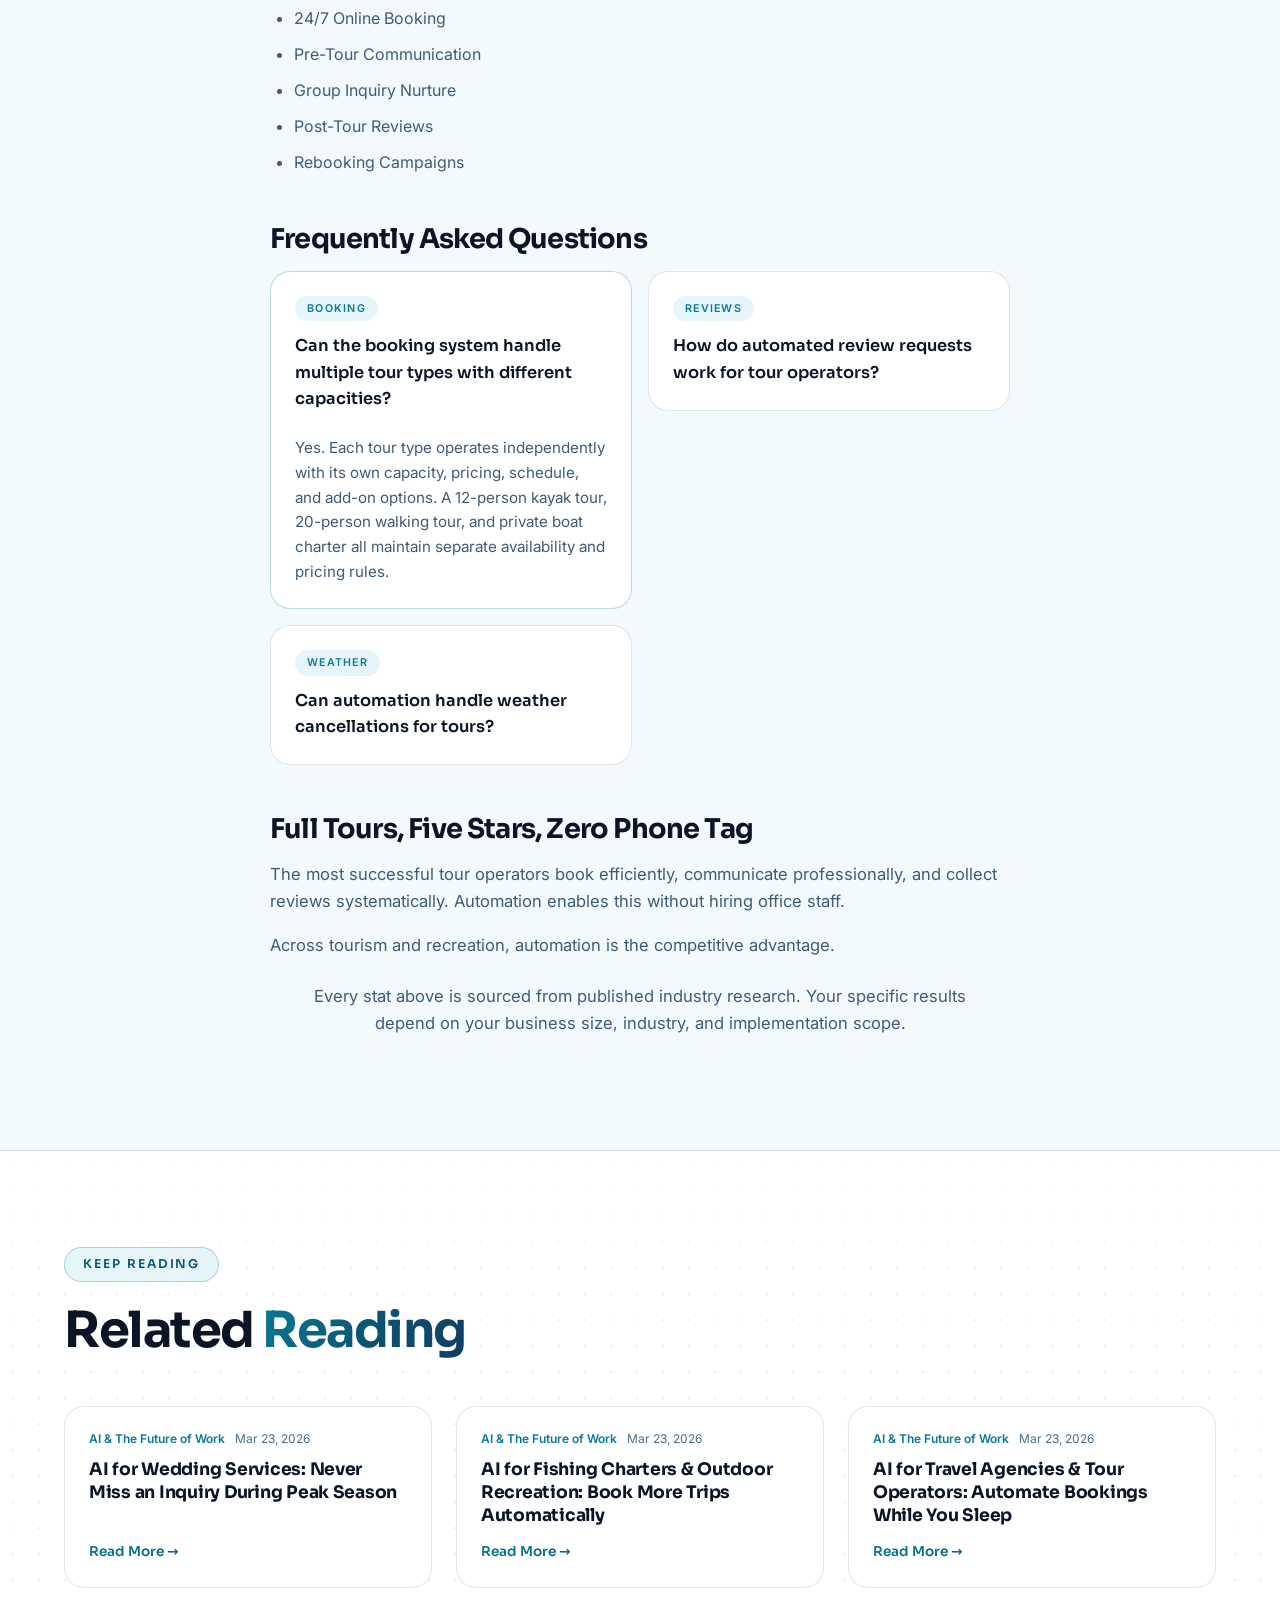
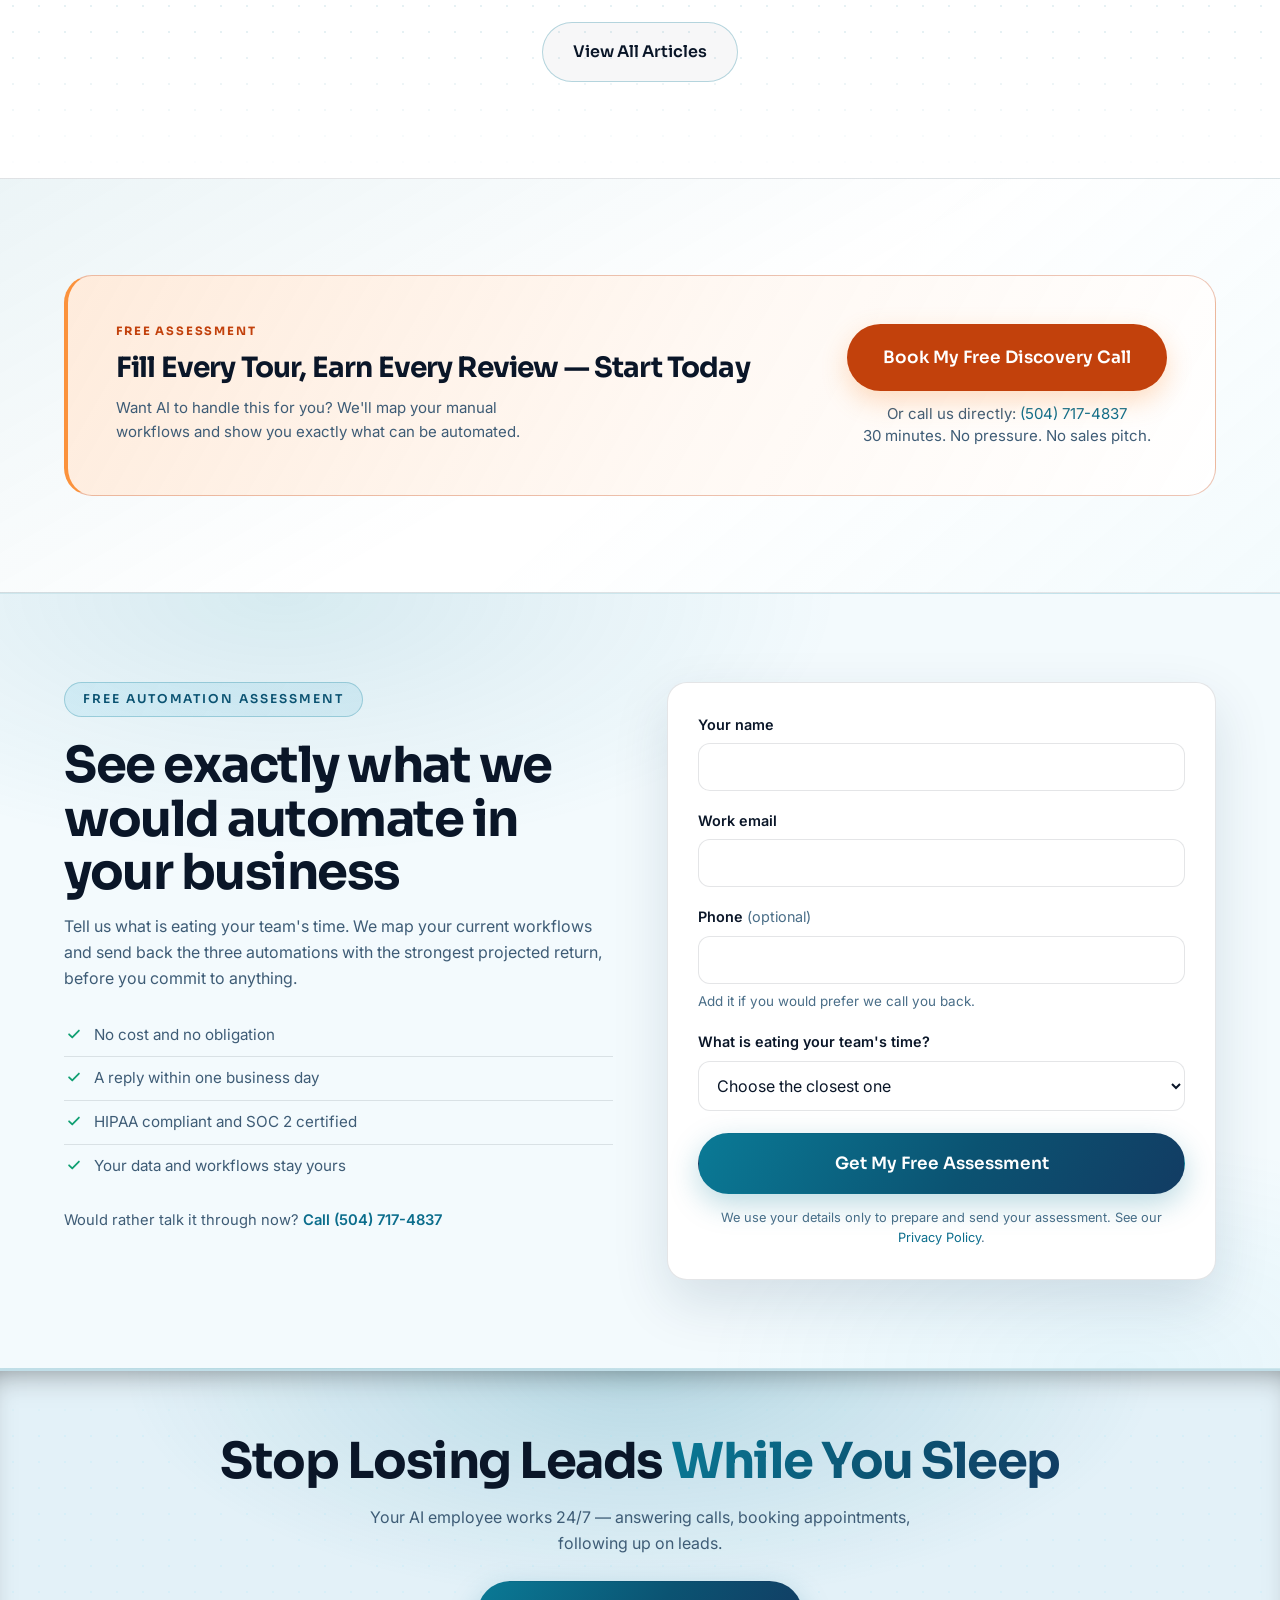
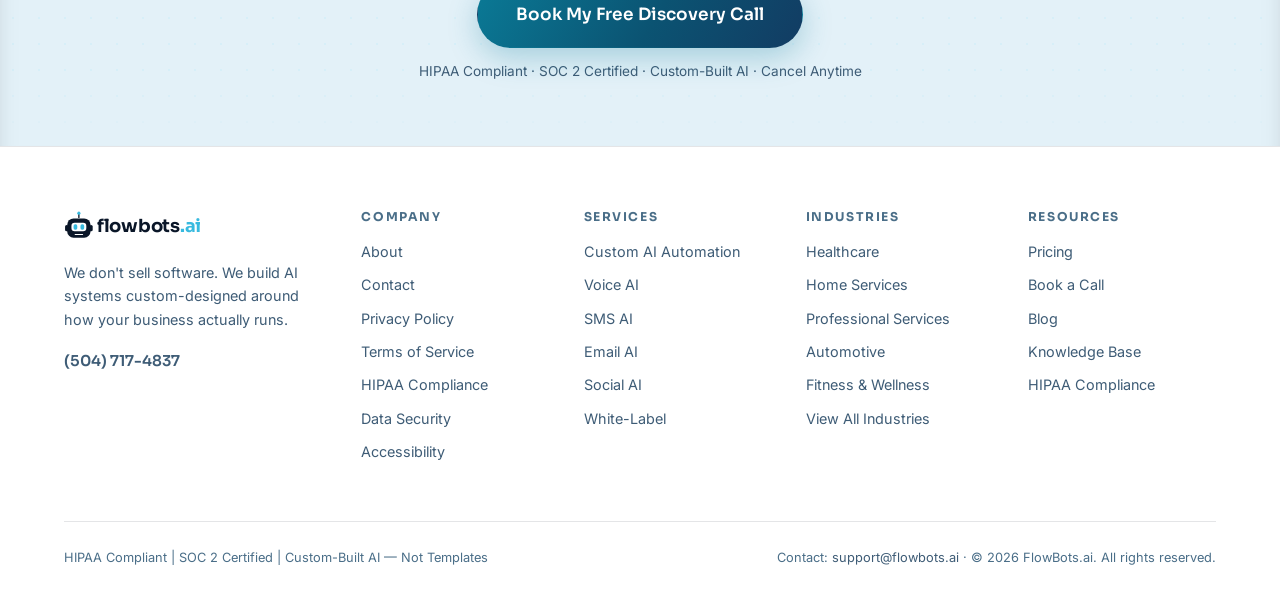
<file: blog-post.html>
<!DOCTYPE html>
<html lang="en">
<head>
<meta charset="UTF-8">
<meta name="viewport" content="width=device-width, initial-scale=1.0">
<title>AI for Tour Operators: Automate Bookings, Confirmations, and Reviews | FlowBots.ai</title>
<meta name="description" content="AI for tour operators automates booking confirmations, pre-tour preparation, post-tour review collection, and lead nurture for group inquiries — keeping your tours full and your guests delighted from inquiry to review.">
<link rel="preconnect" href="https://fonts.googleapis.com">
<link rel="preconnect" href="https://fonts.gstatic.com" crossorigin>
<link href="https://fonts.googleapis.com/css2?family=Sora:wght@500;600;700&family=Inter:wght@400;500;600&display=swap" rel="stylesheet">
<link rel="stylesheet" href="style.css?v=73">
<script>/* These are the animated designs: motion is on unless a URL explicitly
   asks for ?motion=off. A production build should restore respect for
   prefers-reduced-motion; this is a review prototype. */
try{if(!/[?&]motion=off/.test(location.search))document.documentElement.classList.add('motion-on');}catch(e){}</script>
</head>
<body>
<svg class="icon-sprite" aria-hidden="true" focusable="false" style="position:absolute;width:0;height:0;overflow:hidden"><defs><symbol id="i-phone" viewBox="0 0 24 24"><path d="M6.2 3.5h3.1l1.5 3.9-2 1.4a12.4 12.4 0 0 0 6.4 6.4l1.4-2 3.9 1.5v3.1a2 2 0 0 1-2.2 2A16.6 16.6 0 0 1 4.2 5.7a2 2 0 0 1 2-2.2Z"/></symbol><symbol id="i-message" viewBox="0 0 24 24"><path d="M4 5.5h16v10.2H9.2L4 20V5.5Z"/><path d="M8.2 9.4h7.6M8.2 12.4h5"/></symbol><symbol id="i-shield" viewBox="0 0 24 24"><path d="M12 3.2 19 6v5.1c0 4.5-2.9 8-7 9.7-4.1-1.7-7-5.2-7-9.7V6l7-2.8Z"/><path d="M9.2 11.8 11.3 14l3.5-3.7"/></symbol><symbol id="i-plug" viewBox="0 0 24 24"><path d="M9 3.2v4.4M15 3.2v4.4M6.2 7.6h11.6v3.1a5.8 5.8 0 0 1-11.6 0V7.6ZM12 16.5v4.3"/></symbol><symbol id="i-gear" viewBox="0 0 24 24"><circle cx="12" cy="12" r="3.1"/><path d="M12 3.2v2.4M12 18.4v2.4M5.8 5.8l1.7 1.7M16.5 16.5l1.7 1.7M3.2 12h2.4M18.4 12h2.4M5.8 18.2l1.7-1.7M16.5 7.5l1.7-1.7"/></symbol><symbol id="i-chart" viewBox="0 0 24 24"><path d="M3.5 20.4h17"/><path d="M6.8 20.4v-6.2M11.4 20.4V7.6M16 20.4v-9.2"/></symbol><symbol id="i-sync" viewBox="0 0 24 24"><path d="M20.2 12a8.2 8.2 0 0 1-13.9 5.9M3.8 12A8.2 8.2 0 0 1 17.7 6.1"/><path d="M3.8 7.2V12h4.8M20.2 16.8V12h-4.8"/></symbol><symbol id="i-folder" viewBox="0 0 24 24"><path d="M3.6 6.4h5.6l2 2.4h9.2v10.8H3.6V6.4Z"/><path d="M3.6 11.6h16.8"/></symbol><symbol id="i-puzzle" viewBox="0 0 24 24"><path d="M9.4 4.2h5.2v2.3a1.7 1.7 0 1 0 3.4 0V4.2h1.8v5.2h-2.3a1.7 1.7 0 1 0 0 3.4h2.3v6.9H4.2v-6.9h2.3a1.7 1.7 0 1 0 0-3.4H4.2V4.2h5.2Z"/></symbol><symbol id="i-bolt" viewBox="0 0 24 24"><path d="M13.4 2.6 4.8 13.5h5.9l-1.1 7.9 8.6-10.9h-5.9l1.1-7.9Z"/></symbol><symbol id="i-lock" viewBox="0 0 24 24"><rect x="4.8" y="10.6" width="14.4" height="9.6" rx="2"/><path d="M8.2 10.6V7.9a3.8 3.8 0 0 1 7.6 0v2.7"/></symbol><symbol id="i-unlock" viewBox="0 0 24 24"><rect x="4.8" y="10.6" width="14.4" height="9.6" rx="2"/><path d="M8.2 10.6V7.9a3.8 3.8 0 0 1 7.1-1.9"/></symbol><symbol id="i-document" viewBox="0 0 24 24"><path d="M6.2 3.4h7.4l4.2 4.2v13H6.2V3.4Z"/><path d="M13.6 3.4v4.2h4.2M9.2 12.4h5.6M9.2 15.8h5.6"/></symbol><symbol id="i-flask" viewBox="0 0 24 24"><path d="M9.4 3.4v6.1L4.6 18a2 2 0 0 0 1.7 3h11.4a2 2 0 0 0 1.7-3l-4.8-8.5V3.4"/><path d="M8.2 3.4h7.6M7.4 14.2h9.2"/></symbol><symbol id="i-trending" viewBox="0 0 24 24"><path d="M3.4 16.8 9.2 11l3.7 3.7 7.7-7.7"/><path d="M15.4 7h5.2v5.2"/></symbol><symbol id="i-users" viewBox="0 0 24 24"><circle cx="9.2" cy="8.4" r="3.2"/><path d="M3.6 19.6a5.6 5.6 0 0 1 11.2 0"/><path d="M16.2 6.2a3 3 0 0 1 0 5.9M17.4 14.6a5 5 0 0 1 3.2 4.6"/></symbol><symbol id="i-bot" viewBox="0 0 24 24"><rect x="4.4" y="8.2" width="15.2" height="10.6" rx="3"/><path d="M12 4.2v4M9.4 12.6v1.8M14.6 12.6v1.8M2.6 12.4v3M21.4 12.4v3"/><circle cx="12" cy="3.2" r="1.2"/></symbol><symbol id="i-tools" viewBox="0 0 24 24"><path d="M14.8 6.4a3.8 3.8 0 0 0 5 5l-9.6 9.6a2.2 2.2 0 0 1-3.1-3.1l9.6-9.6a3.8 3.8 0 0 0-5-5"/></symbol><symbol id="i-receipt" viewBox="0 0 24 24"><path d="M6 3.4h12v17.2l-3-1.9-3 1.9-3-1.9-3 1.9V3.4Z"/><path d="M9 8.4h6M9 12.2h6"/></symbol><symbol id="i-star" viewBox="0 0 24 24"><path d="m12 3.4 2.7 5.5 6 .9-4.3 4.2 1 6-5.4-2.8-5.4 2.8 1-6L3.3 9.8l6-.9L12 3.4Z"/></symbol><symbol id="i-mic" viewBox="0 0 24 24"><rect x="9.2" y="2.6" width="5.6" height="10.8" rx="2.8"/><path d="M5.4 11.6a6.6 6.6 0 0 0 13.2 0M12 18.2v3.2"/></symbol><symbol id="i-repeat" viewBox="0 0 24 24"><path d="M4.2 9.4a4 4 0 0 1 4-4h11.6M19.8 14.6a4 4 0 0 1-4 4H4.2"/><path d="M16.6 2.4 19.8 5.4l-3.2 3M7.4 15.6 4.2 18.6l3.2 3"/></symbol><symbol id="i-cpu" viewBox="0 0 24 24"><rect x="7.6" y="7.6" width="8.8" height="8.8" rx="1.6"/><path d="M10.6 2.8v4.8M13.4 2.8v4.8M10.6 16.4v4.8M13.4 16.4v4.8M2.8 10.6h4.8M2.8 13.4h4.8M16.4 10.6h4.8M16.4 13.4h4.8"/></symbol><symbol id="i-calendar" viewBox="0 0 24 24"><rect x="3.8" y="5.4" width="16.4" height="15" rx="2"/><path d="M8.2 2.8v4.4M15.8 2.8v4.4M3.8 10.4h16.4"/></symbol><symbol id="i-card" viewBox="0 0 24 24"><rect x="2.8" y="5.2" width="18.4" height="13.6" rx="2.2"/><path d="M2.8 10h18.4M6.4 14.6h3.4"/></symbol><symbol id="i-ruler" viewBox="0 0 24 24"><path d="m3.4 15.4 12-12 5.2 5.2-12 12-5.2-5.2Z"/><path d="m7.4 11.4 2 2M10.6 8.2l2 2M13.8 5 15.8 7"/></symbol><symbol id="i-clock" viewBox="0 0 24 24"><circle cx="12" cy="12" r="8.6"/><path d="M12 6.8V12l3.4 2.2"/></symbol><symbol id="i-search" viewBox="0 0 24 24"><circle cx="10.8" cy="10.8" r="6.8"/><path d="m16 16 4.6 4.6"/></symbol><symbol id="i-graduation" viewBox="0 0 24 24"><path d="M2.8 8.6 12 4.2l9.2 4.4-9.2 4.4L2.8 8.6Z"/><path d="M6.6 10.6v5.2c0 1.6 2.4 2.9 5.4 2.9s5.4-1.3 5.4-2.9v-5.2M20.4 9v5.4"/></symbol><symbol id="i-target" viewBox="0 0 24 24"><circle cx="12" cy="12" r="8.4"/><circle cx="12" cy="12" r="4.6"/><circle cx="12" cy="12" r="1"/></symbol><symbol id="i-home" viewBox="0 0 24 24"><path d="M3.8 10.8 12 3.8l8.2 7v9.4H3.8v-9.4Z"/><path d="M9.4 20.2v-5.6h5.2v5.6"/></symbol><symbol id="i-health" viewBox="0 0 24 24"><path d="M6.2 3.2v5.4a4.6 4.6 0 0 0 9.2 0V3.2"/><path d="M4.4 3.2h3.6M13.6 3.2h3.6M10.8 13a5.4 5.4 0 0 0 5.4 5.2 3.6 3.6 0 0 0 3.6-3.6v-1.2"/><circle cx="19.8" cy="11.4" r="2"/></symbol><symbol id="i-building" viewBox="0 0 24 24"><path d="M4.2 20.6V8.2L12 3.4l7.8 4.8v12.4"/><path d="M3 20.6h18M8 11.4h2.4M13.6 11.4H16M8 15.4h2.4M13.6 15.4H16"/></symbol><symbol id="i-check" viewBox="0 0 24 24"><path d="m4.6 12.4 4.8 4.8 10-10.4"/></symbol><symbol id="i-x" viewBox="0 0 24 24"><path d="M6.2 6.2l11.6 11.6M17.8 6.2 6.2 17.8"/></symbol><symbol id="i-menu" viewBox="0 0 24 24"><path d="M3.8 7h16.4M3.8 12h16.4M3.8 17h16.4"/></symbol><symbol id="i-arrow-down" viewBox="0 0 24 24"><path d="M12 4.2v14.6M6.4 13.4 12 19l5.6-5.6"/></symbol><symbol id="i-mail" viewBox="0 0 24 24"><rect x="3.2" y="5.2" width="17.6" height="13.6" rx="2"/><path d="m3.8 6.6 8.2 6 8.2-6"/></symbol><symbol id="i-route" viewBox="0 0 24 24"><circle cx="6" cy="6" r="2.6"/><circle cx="18" cy="18" r="2.6"/><path d="M8.6 6h5.8a3.6 3.6 0 0 1 0 7.2H9.6a3.6 3.6 0 0 0 0 7.2h.4"/></symbol></defs></svg>

<div class="topbar">
  <b>HIPAA Compliant &amp; SOC 2 Certified</b><span class="sep">|</span><span class="hide-m">Fixed-Price Proposals — No Surprise Invoices</span><span class="sep hide-m">|</span><span class="hide-m">Custom-Built — Not Templates</span>
</div>

<header class="site-header">
  <div class="wrap nav">
    <a class="brand" href="index.html" aria-label="FlowBots.ai home">
      <svg xmlns="http://www.w3.org/2000/svg" width="200" height="38" viewBox="0 0 320 60" role="img" aria-label="flowbots.ai"><g transform="translate(2 4)"><path stroke="#0A1628" stroke-linecap="round" stroke-width="2.5" d="M26 0v8"/><circle cx="26" r="3" fill="#38BADF"/><rect width="44" height="36" x="4" y="10" fill="#0A1628" rx="12" ry="12"/><rect width="6" height="12" y="22" fill="#0A1628" rx="3" ry="3"/><rect width="6" height="12" x="46" y="22" fill="#0A1628" rx="3" ry="3"/><rect width="28" height="16" x="12" y="18" fill="#FFFFFF" rx="6" ry="6"/><rect width="7" height="10" x="16" y="21" fill="#38BADF" rx="3" ry="3"/><rect width="7" height="10" x="29" y="21" fill="#38BADF" rx="3" ry="3"/><path stroke="#FFFFFF" stroke-linecap="round" stroke-width="2" d="M19 40h14"/></g><text x="62" y="40" fill="#0A1628" font-family="'Sora','DM Sans',Arial,sans-serif" font-size="34" font-weight="700" letter-spacing="-.5">flowbots<tspan fill="#38BADF">.ai</tspan></text></svg>
    </a>
    <ul class="nav-links">
      <li><a href="solutions.html">Solutions</a></li>
      <li><a href="industries.html">Industries</a></li>
      <li><a href="automations.html">Automations</a></li>
      <li><a href="pricing.html">Pricing</a></li>
      <li><a href="about.html">About</a></li>
      <li><a href="blog.html" aria-current="page">Blog</a></li>
    </ul>
    <div class="nav-cta">
      <a class="nav-phone" href="tel:+15047174837" data-track="tel-click">(504) 717-4837</a>
      <a class="btn btn-primary" href="https://www.flowbots.ai/book-call/" data-track="cta-book">Book My Free Discovery Call</a>
      <button class="nav-toggle" aria-expanded="false" aria-label="Open menu"><svg class="ico" aria-hidden="true"><use href="#i-menu"></use></svg></button>
    </div>
  </div>
  <nav class="mobile-menu" aria-label="Mobile">
    <a href="solutions.html">Solutions</a>
    <a href="industries.html">Industries</a>
    <a href="automations.html">Automations</a>
    <a href="pricing.html">Pricing</a>
    <a href="about.html">About</a>
    <a href="blog.html">Blog</a>
    <a href="tel:+15047174837" data-track="tel-click">(504) 717-4837</a>
  </nav>
</header>

<main>

<!-- ============ ARTICLE HEAD ============ -->
<section class="hero" style="padding-bottom:56px">
  <div class="wrap" style="position:relative">
    <p class="crumbs"><a href="index.html">Home</a><span class="sep">»</span><a href="blog.html">Blog</a><span class="sep">»</span>AI for Tour Operators</p>
    <div class="article-head">
      <span class="chip">AI &amp; The Future of Work</span>
      <h1>AI for Tour Operators: Automate Bookings, Confirmations, and <span class="grad-text">Reviews</span></h1>
      <p class="micro">Mar 23, 2026 · 6 min read</p>
    </div>
  </div>
</section>

<!-- ============ ARTICLE BODY ============ -->
<section class="sec-panel" style="padding-top:0">
  <div class="wrap">
    <div class="article-body">

      <p>Tour operators managing multiple tour times, group sizes, seasonal pricing, and weather contingencies face overwhelming administrative burdens while guides lead tours during peak booking hours.</p>
      <p>Tour operators using AI recover the 62% of calls that typically go unanswered during active tours, and convert more website visitors into confirmed bookings through 24/7 scheduling.</p>

      <h2>The Booking Window You Are Missing</h2>
      <p>Tourists plan activities from hotel rooms at night, during breakfast, or at airports in different time zones. 78% of customers book with the first business that responds.</p>

      <p class="pull">78% of customers book with the first business that responds.</p>

      <p>FlowBots Missed Call Text Back captures every inquiry with automated responses like:</p>
      <blockquote>“Thanks for calling [Tour Company]! We are leading a tour right now. Looking to book? Reply with your preferred date and group size, or tap here to see available tours and book instantly.”</blockquote>

      <h2>Online Booking That Fills Every Tour Slot</h2>
      <p>FlowBots Scheduling &amp; Calendar Automation manages:</p>
      <ul>
        <li>Tour selection with descriptions, durations, pricing, and photos</li>
        <li>Date and time selection showing real-time availability and capacity</li>
        <li>Group booking with automatic pricing adjustments</li>
        <li>Payment processing for full payment or deposit collection</li>
        <li>Add-on options including photo packages, equipment upgrades, meals, and transportation</li>
      </ul>
      <p>With SMS open rates at 98%, booking confirmations and tour reminders via text are virtually guaranteed to be seen.</p>

      <h2>Pre-Tour Communication That Creates Great Experiences</h2>
      <p>FlowBots Follow-Up Campaigns automate the pre-tour sequence:</p>
      <ul>
        <li>Booking confirmation with tour details, meeting point, and expectations</li>
        <li>Waiver requests: “Please complete your waiver before arrival to speed up check-in. Tap here to sign digitally.”</li>
        <li>Day-before reminder</li>
        <li>Morning-of message</li>
      </ul>
      <blockquote>“Your [tour name] is tomorrow at [time]! Meet at [location]. Remember to bring: [items]. Weather forecast: [conditions].”</blockquote>
      <blockquote>“See you in 2 hours! Your guide [Name] is looking forward to showing you an amazing time. Reply with any last-minute questions.”</blockquote>

      <h2>Group and Corporate Inquiry Nurturing</h2>
      <p>Group bookings are the highest-revenue opportunities but involve longer decision cycles. Automated sequences handle post-inquiry follow-up with custom proposals, decision-maker nurture with testimonials, and booking deadline messaging:</p>
      <blockquote>“Your proposed date is one of our busiest. We can hold it for 48 hours — reply CONFIRM to lock it in.”</blockquote>
      <p>Automated reminders and follow-up can boost conversion rates by 30% — and for group bookings worth thousands, that conversion improvement translates directly to significant revenue growth.</p>

      <h2>Post-Tour Reviews That Dominate Search Results</h2>
      <p>84% of consumers trust online reviews as much as personal recommendations. After the tour, the review request goes out while the experience is still fresh:</p>
      <blockquote>“We hope you had an incredible time on today's tour! Share your experience and help other travelers discover us. Tap to leave a quick review.”</blockquote>
      <p>Consistent review collection builds volume and recency signals that search algorithms reward.</p>

      <h2>What FlowBots Automates for Tour Operators</h2>
      <ul>
        <li>Missed Call Recovery</li>
        <li>24/7 Online Booking</li>
        <li>Pre-Tour Communication</li>
        <li>Group Inquiry Nurture</li>
        <li>Post-Tour Reviews</li>
        <li>Rebooking Campaigns</li>
      </ul>

      <h2>Frequently Asked Questions</h2>
      <div class="faq">
        <details open>
          <summary><span class="q-tag">Booking</span>Can the booking system handle multiple tour types with different capacities?</summary>
          <div class="faq-a">Yes. Each tour type operates independently with its own capacity, pricing, schedule, and add-on options. A 12-person kayak tour, 20-person walking tour, and private boat charter all maintain separate availability and pricing rules.</div>
        </details>
        <details>
          <summary><span class="q-tag">Reviews</span>How do automated review requests work for tour operators?</summary>
          <div class="faq-a">After each tour concludes, the system sends a text to all guests with direct links to Google and TripAdvisor profiles. Timing is configurable, with warm, brief messaging making review submission one-tap easy.</div>
        </details>
        <details>
          <summary><span class="q-tag">Weather</span>Can automation handle weather cancellations for tours?</summary>
          <div class="faq-a">When weather cancellations occur, the system notifies all booked guests with alternative dates and handles rebooking via text. Guests select new dates or request refunds without phone calls. Deposits and payments transfer automatically to rebooked dates.</div>
        </details>
      </div>

      <h2>Full Tours, Five Stars, Zero Phone Tag</h2>
      <p>The most successful tour operators book efficiently, communicate professionally, and collect reviews systematically. Automation enables this without hiring office staff.</p>
      <p>Across tourism and recreation, automation is the competitive advantage.</p>

      <p class="src-note">Every stat above is sourced from published industry research. Your specific results depend on your business size, industry, and implementation scope.</p>
    </div>
  </div>
</section>

<!-- ============ RELATED READING ============ -->
<section class="sec-grid">
  <div class="wrap">
    <div class="section-head reveal">
      <span class="eyebrow">Keep Reading</span>
      <h2>Related <span class="grad-text">Reading</span></h2>
    </div>
    <div class="post-grid">
      <a class="post-card reveal" href="#">
        <span class="meta"><span class="cat">AI &amp; The Future of Work</span><span>Mar 23, 2026</span></span>
        <h3>AI for Wedding Services: Never Miss an Inquiry During Peak Season</h3>
        <span class="read">Read More →</span>
      </a>
      <a class="post-card reveal" href="#">
        <span class="meta"><span class="cat">AI &amp; The Future of Work</span><span>Mar 23, 2026</span></span>
        <h3>AI for Fishing Charters &amp; Outdoor Recreation: Book More Trips Automatically</h3>
        <span class="read">Read More →</span>
      </a>
      <a class="post-card reveal" href="#">
        <span class="meta"><span class="cat">AI &amp; The Future of Work</span><span>Mar 23, 2026</span></span>
        <h3>AI for Travel Agencies &amp; Tour Operators: Automate Bookings While You Sleep</h3>
        <span class="read">Read More →</span>
      </a>
    </div>
    <p class="center mt-3 reveal"><a class="btn btn-ghost" href="blog.html">View All Articles</a></p>
  </div>
</section>

<!-- ============ CLOSING CTA ============ -->
<section class="sec-wash">
  <div class="wrap">
    <div class="band reveal">
      <div>
        <h2>Fill Every Tour, Earn Every Review — Start Today</h2>
        <p>Want AI to handle this for you? We'll map your manual workflows and show you exactly what can be automated.</p>
      </div>
      <div class="cta-col">
        <a class="btn btn-primary btn-lg" href="https://www.flowbots.ai/book-call/" data-track="cta-book">Book My Free Discovery Call</a>
        <p class="micro">Or call us directly: <a href="tel:+15047174837" data-track="tel-click">(504) 717-4837</a><br>30 minutes. No pressure. No sales pitch.</p>
      </div>
    </div>
  </div>
</section>


<section class="lead-section sec-feature" id="assessment">
  <div class="wrap lead-grid">
    <div class="lead-copy">
      <span class="eyebrow">Free Automation Assessment</span>
      <h2>See exactly what we would automate in your business</h2>
      <p>Tell us what is eating your team's time. We map your current workflows and send back the three automations with the strongest projected return, before you commit to anything.</p>
      <ul class="lead-assure">
        <li>No cost and no obligation</li>
        <li>A reply within one business day</li>
        <li>HIPAA compliant and SOC 2 certified</li>
        <li>Your data and workflows stay yours</li>
      </ul>
      <p class="lead-alt">Would rather talk it through now? <a href="tel:+15047174837" data-track="tel-click">Call (504) 717-4837</a></p>
    </div>

    <form class="lead-form" novalidate data-leadform>
      <div class="field">
        <label for="lf-name">Your name</label>
        <input id="lf-name" name="name" type="text" autocomplete="name" required aria-describedby="lf-name-err">
        <span class="field-err" id="lf-name-err" role="alert"></span>
      </div>
      <div class="field">
        <label for="lf-email">Work email</label>
        <input id="lf-email" name="email" type="email" autocomplete="email" inputmode="email" required aria-describedby="lf-email-err">
        <span class="field-err" id="lf-email-err" role="alert"></span>
      </div>
      <div class="field">
        <label for="lf-phone">Phone <span class="opt">(optional)</span></label>
        <input id="lf-phone" name="phone" type="tel" autocomplete="tel" inputmode="tel" aria-describedby="lf-phone-hint">
        <span class="field-hint" id="lf-phone-hint">Add it if you would prefer we call you back.</span>
      </div>
      <div class="field">
        <label for="lf-problem">What is eating your team's time?</label>
        <select id="lf-problem" name="problem" required aria-describedby="lf-problem-err">
          <option value="">Choose the closest one</option>
          <option>We are missing calls after hours</option>
          <option>Leads go cold before we follow up</option>
          <option>My team is buried in repetitive tasks</option>
          <option>We need to scale without hiring</option>
          <option>Something else</option>
        </select>
        <span class="field-err" id="lf-problem-err" role="alert"></span>
      </div>
      <button type="submit" class="btn btn-primary btn-lg lead-submit">Get My Free Assessment</button>
      <p class="lead-privacy">We use your details only to prepare and send your assessment. See our <a href="https://www.flowbots.ai/privacy-policy/">Privacy Policy</a>.</p>
    </form>

    <div class="lead-success" hidden role="status">
      <span class="lead-tick" aria-hidden="true">
        <svg class="ico" aria-hidden="true"><use href="#i-check"></use></svg>
      </span>
      <h3>Your assessment request is in</h3>
      <p>We will map your workflows and reply within one business day with the three automations we would build first, and what each is worth.</p>
      <p class="lead-alt">Need it sooner? <a href="tel:+15047174837" data-track="tel-click">Call (504) 717-4837</a></p>
    </div>
  </div>
</section>

<!-- ============ PRE-FOOTER CTA ============ -->
<section class="prefoot">
  <div class="wrap">
    <h2 class="reveal">Stop Losing Leads <span class="grad-text">While You Sleep</span></h2>
    <p class="reveal">Your AI employee works 24/7 — answering calls, booking appointments, following up on leads.</p>
    <div class="reveal">
      <a class="btn btn-primary btn-lg" href="https://www.flowbots.ai/book-call/" data-track="cta-book">Book My Free Discovery Call</a>
      <p class="micro">HIPAA Compliant · SOC 2 Certified · Custom-Built AI · Cancel Anytime</p>
    </div>
  </div>
</section>

</main>

<footer class="site-footer">
  <div class="wrap">
    <div class="footer-grid">
      <div>
        <svg xmlns="http://www.w3.org/2000/svg" width="170" height="32" viewBox="0 0 320 60" role="img" aria-label="flowbots.ai"><g transform="translate(2 4)"><path stroke="#0A1628" stroke-linecap="round" stroke-width="2.5" d="M26 0v8"/><circle cx="26" r="3" fill="#38BADF"/><rect width="44" height="36" x="4" y="10" fill="#0A1628" rx="12" ry="12"/><rect width="6" height="12" y="22" fill="#0A1628" rx="3" ry="3"/><rect width="6" height="12" x="46" y="22" fill="#0A1628" rx="3" ry="3"/><rect width="28" height="16" x="12" y="18" fill="#FFFFFF" rx="6" ry="6"/><rect width="7" height="10" x="16" y="21" fill="#38BADF" rx="3" ry="3"/><rect width="7" height="10" x="29" y="21" fill="#38BADF" rx="3" ry="3"/><path stroke="#FFFFFF" stroke-linecap="round" stroke-width="2" d="M19 40h14"/></g><text x="62" y="40" fill="#0A1628" font-family="'Sora','DM Sans',Arial,sans-serif" font-size="34" font-weight="700" letter-spacing="-.5">flowbots<tspan fill="#38BADF">.ai</tspan></text></svg>
        <p class="footer-tag">We don't sell software. We build AI systems custom-designed around how your business actually runs.</p>
        <p><a href="tel:+15047174837" data-track="tel-click" class="nav-phone">(504) 717-4837</a></p>
      </div>
      <div>
        <h4>Company</h4>
        <ul>
          <li><a href="about.html">About</a></li>
          <li><a href="https://www.flowbots.ai/contact/">Contact</a></li>
          <li><a href="https://www.flowbots.ai/privacy-policy/">Privacy Policy</a></li>
          <li><a href="https://www.flowbots.ai/terms-of-service/">Terms of Service</a></li>
          <li><a href="https://www.flowbots.ai/hipaa-compliance/">HIPAA Compliance</a></li>
          <li><a href="https://www.flowbots.ai/data-security/">Data Security</a></li>
          <li><a href="https://www.flowbots.ai/accessibility/">Accessibility</a></li>
        </ul>
      </div>
      <div>
        <h4>Services</h4>
        <ul>
          <li><a href="automations.html">Custom AI Automation</a></li>
          <li><a href="solutions.html">Voice AI</a></li>
          <li><a href="solutions.html">SMS AI</a></li>
          <li><a href="solutions.html">Email AI</a></li>
          <li><a href="solutions.html">Social AI</a></li>
          <li><a href="solutions.html">White-Label</a></li>
        </ul>
      </div>
      <div>
        <h4>Industries</h4>
        <ul>
          <li><a href="industries.html">Healthcare</a></li>
          <li><a href="industries.html">Home Services</a></li>
          <li><a href="industries.html">Professional Services</a></li>
          <li><a href="industries.html">Automotive</a></li>
          <li><a href="industries.html">Fitness &amp; Wellness</a></li>
          <li><a href="industries.html">View All Industries</a></li>
        </ul>
      </div>
      <div>
        <h4>Resources</h4>
        <ul>
          <li><a href="pricing.html">Pricing</a></li>
          <li><a href="https://www.flowbots.ai/book-call/" data-track="cta-book">Book a Call</a></li>
          <li><a href="blog.html">Blog</a></li>
          <li><a href="https://www.flowbots.ai/ai-automation-knowledge-base/">Knowledge Base</a></li>
          <li><a href="https://www.flowbots.ai/hipaa-compliance/">HIPAA Compliance</a></li>
        </ul>
      </div>
    </div>
    <div class="footer-bottom">
      <span>HIPAA Compliant | SOC 2 Certified | Custom-Built AI — Not Templates</span>
      <span>Contact: <a href="mailto:support@flowbots.ai">support@flowbots.ai</a> · © 2026 FlowBots.ai. All rights reserved.</span>
    </div>
  </div>
</footer>

<div class="sticky-cta">
  <a class="btn btn-ghost" href="tel:+15047174837">Call Us</a>
  <a class="btn btn-primary" href="https://www.flowbots.ai/book-call/" data-track="cta-book">Book Free Call</a>
</div>


<button type="button" class="to-top" aria-label="Back to top" hidden><svg class="ico" aria-hidden="true"><use href="#i-arrow-down"></use></svg></button>
<!-- review control: device preview. Not part of the design. -->
<div class="rv-device" role="group" aria-label="Device preview">
  <span class="rv-label">View</span>
  <button type="button" data-rv="desktop" aria-pressed="true">Desktop</button>
  <button type="button" data-rv="tablet" aria-pressed="false">Tablet</button>
  <button type="button" data-rv="mobile" aria-pressed="false">Mobile</button>
</div>
<script>
(function(){
  /* Device preview needs a real viewport, not a narrowed container: CSS media
     queries answer to the viewport, so shrinking the page would show the
     desktop layout at a small width. Tablet and mobile therefore hand off to
     preview.html, which frames this same page in an iframe. */
  var bar = document.querySelector('.rv-device');
  if (!bar) return;
  var page = location.pathname.split('/').pop() || 'index.html';
  bar.addEventListener('click', function(e){
    var b = e.target.closest('[data-rv]');
    if (!b) return;
    var d = b.getAttribute('data-rv');
    if (d === 'desktop') return;
    location.href = 'preview.html?page=' + encodeURIComponent(page) + '&device=' + d;
  });
})();
</script>

<script src="app.js?v=73"></script>
</body>
</html>
</file>
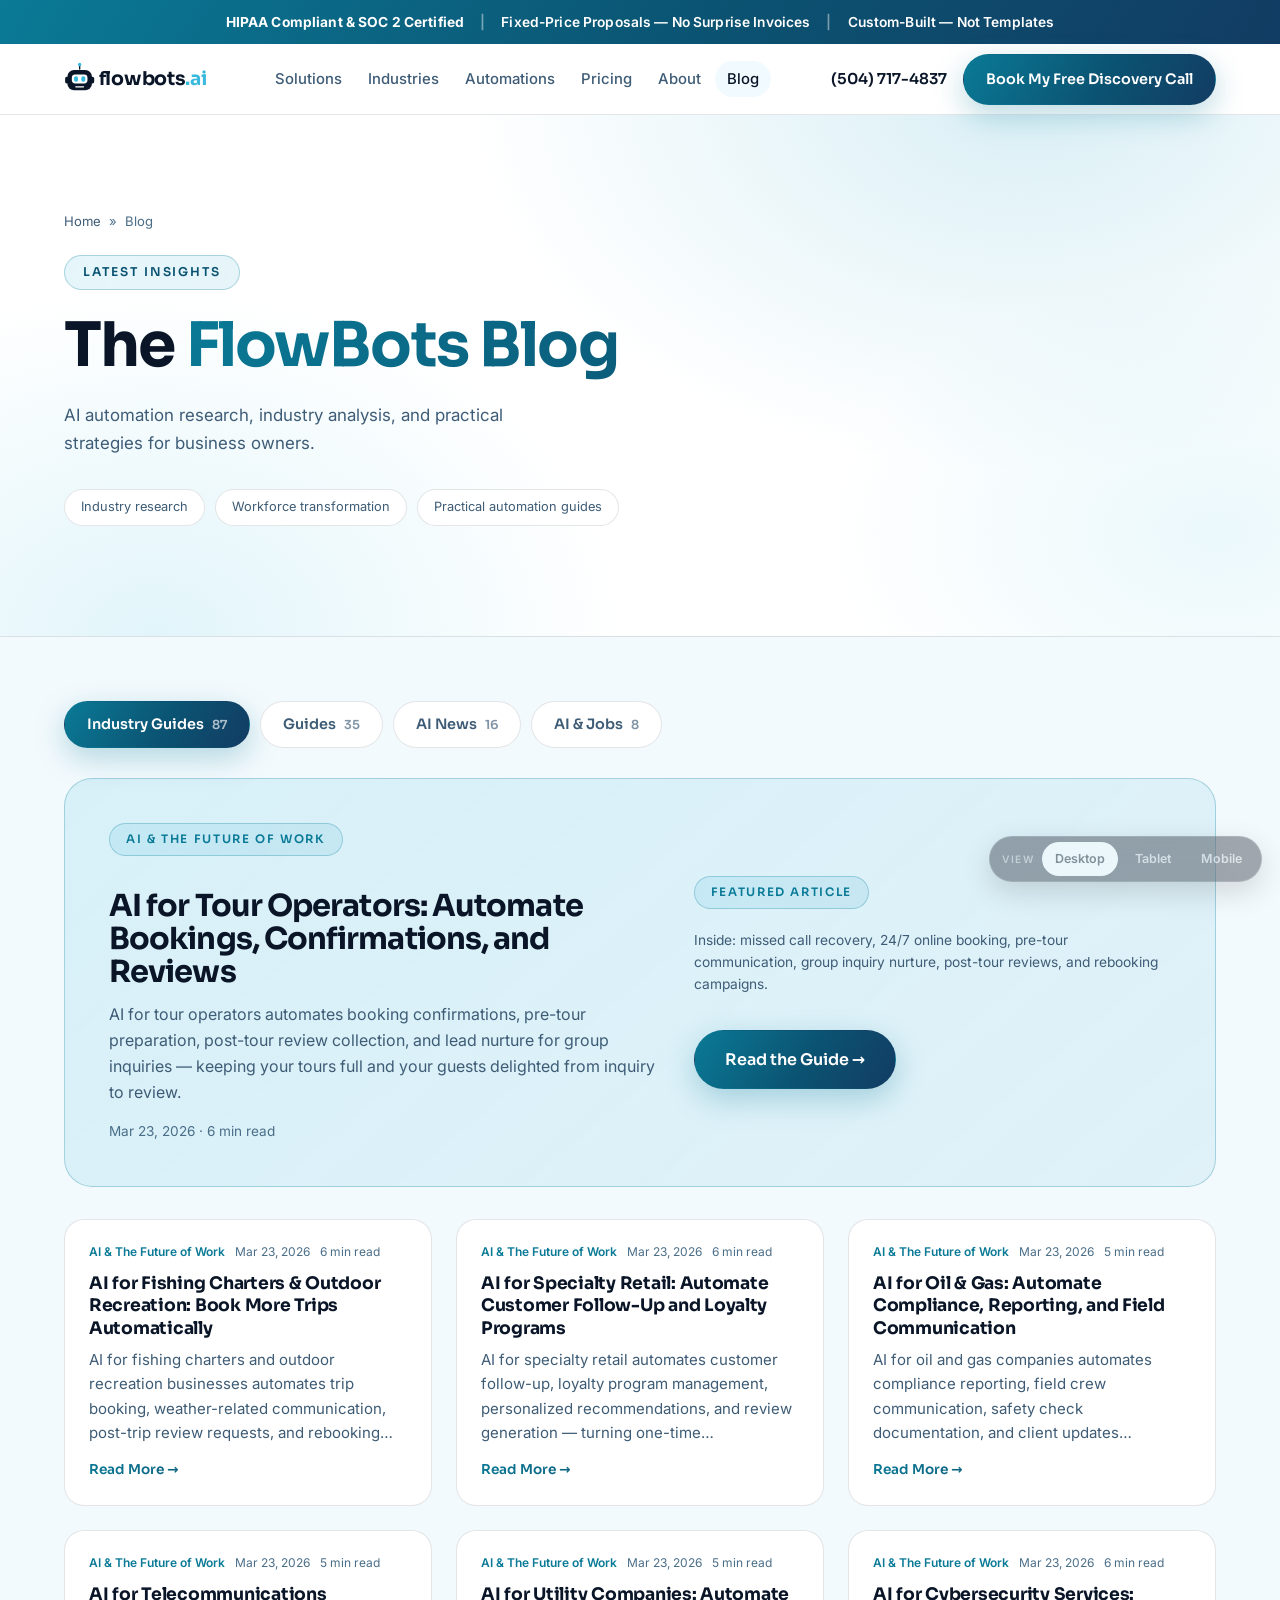
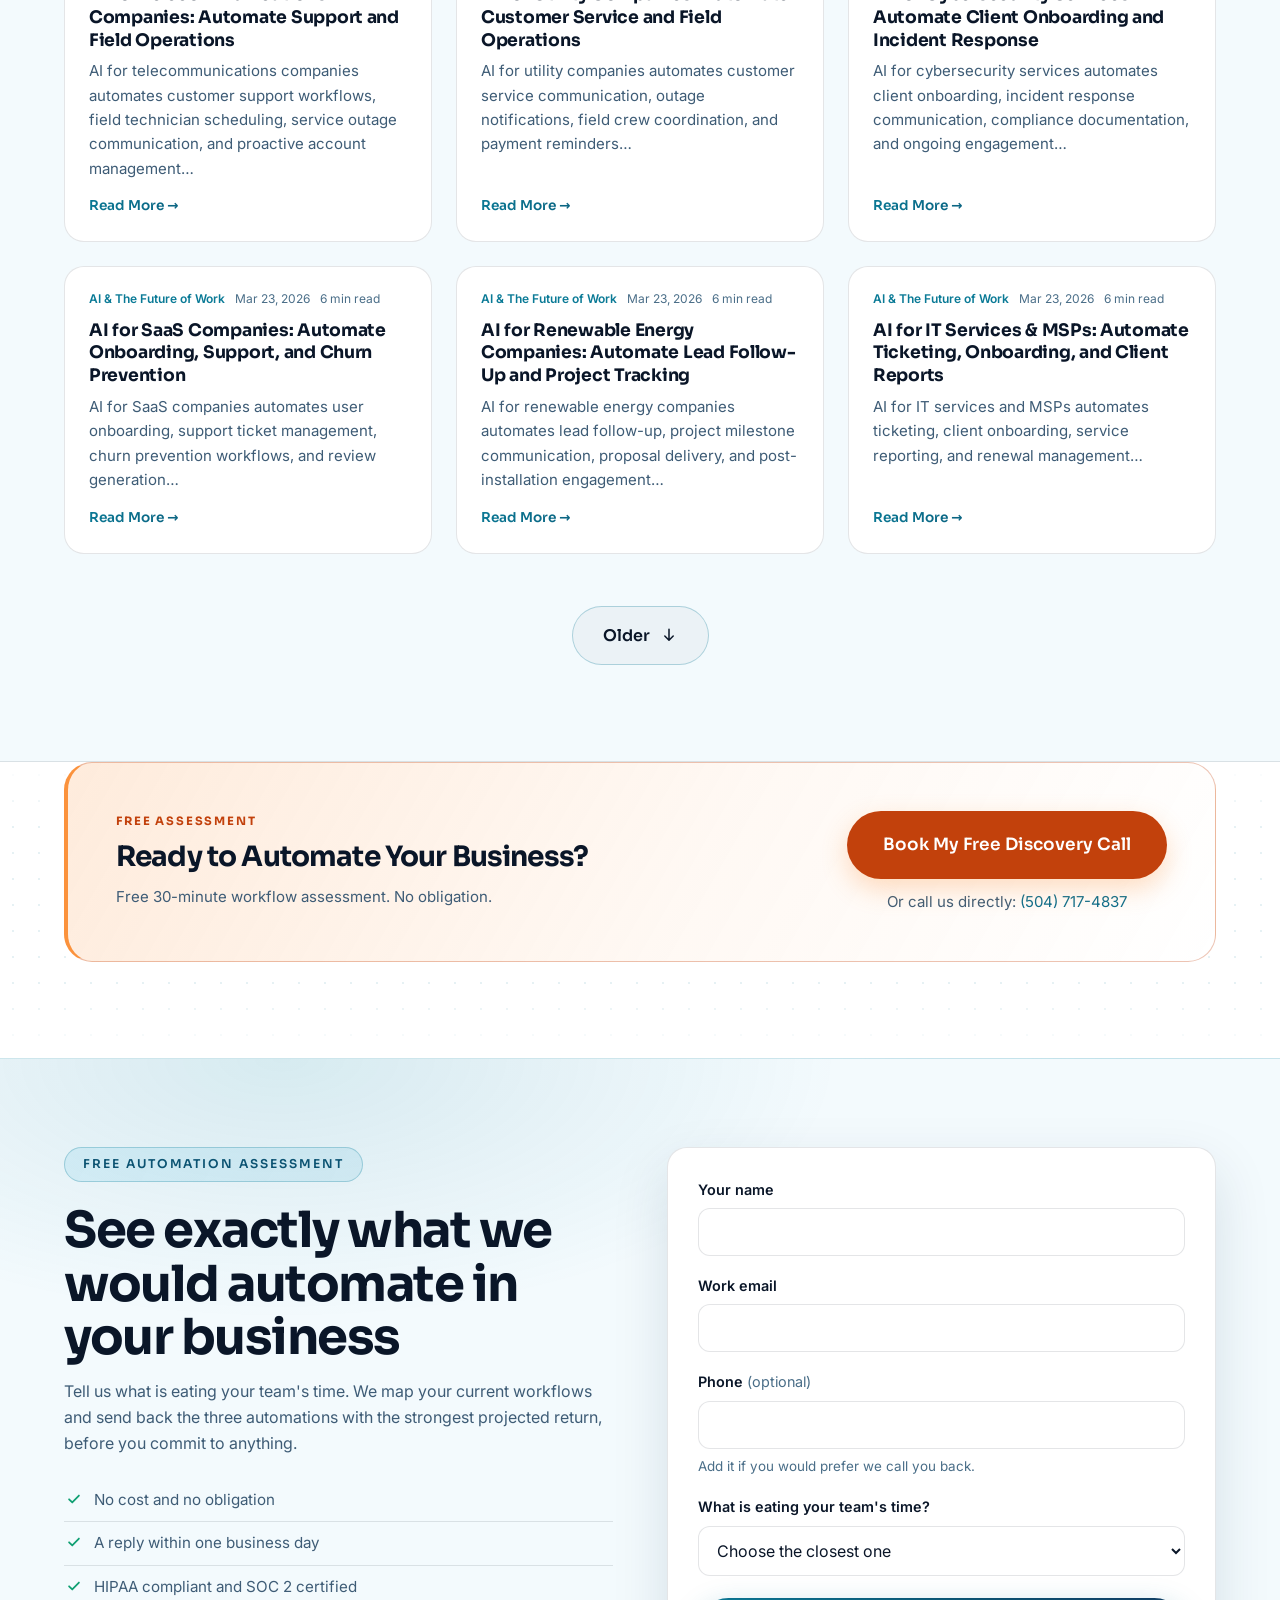
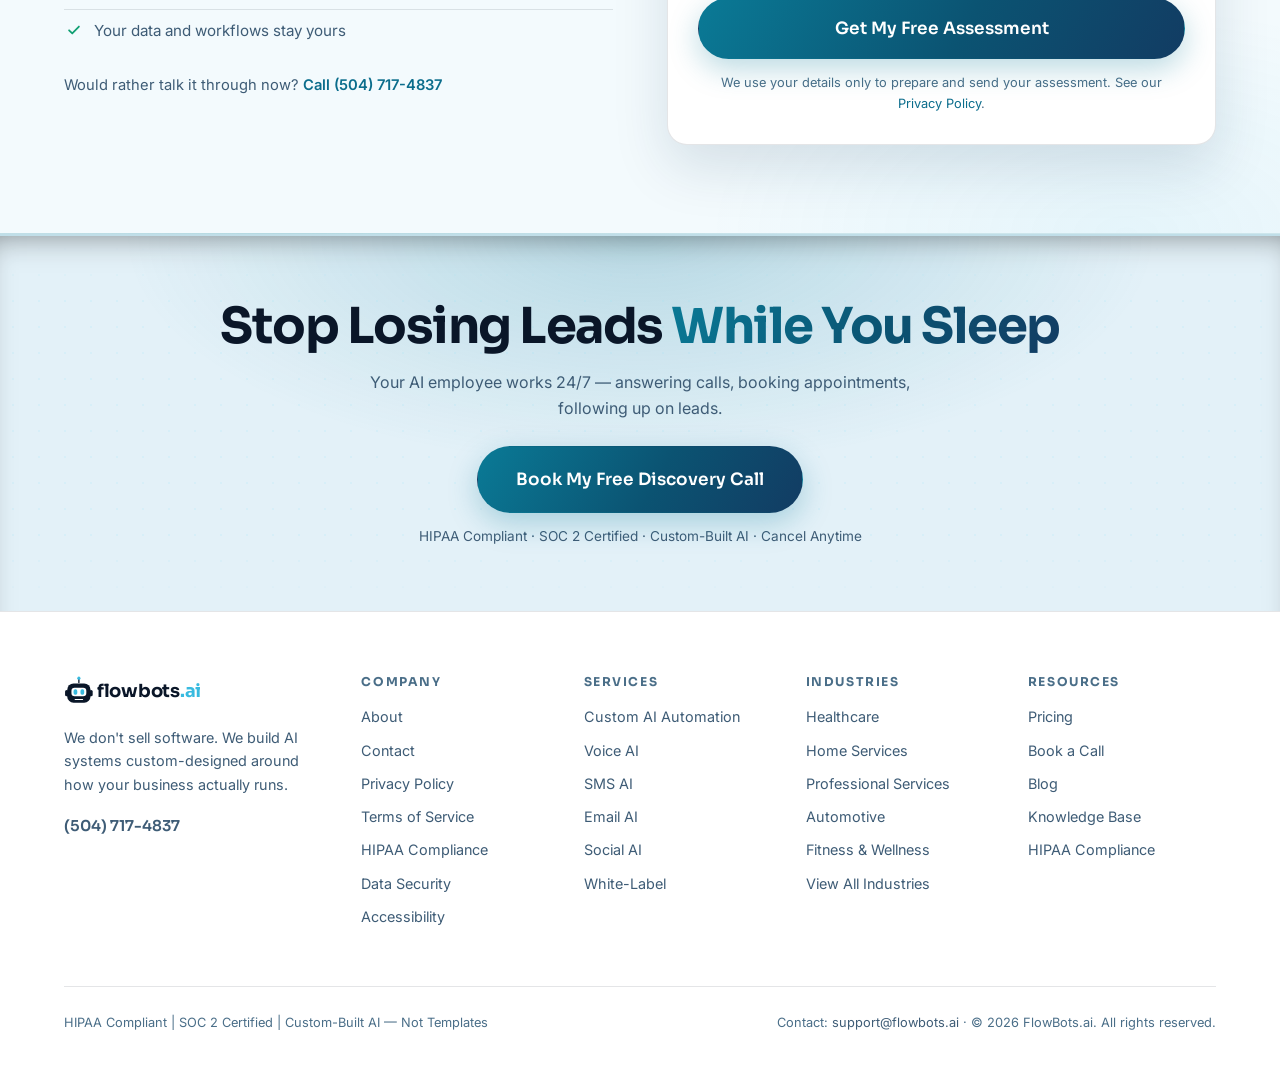
<file: blog.html>
<!DOCTYPE html>
<html lang="en">
<head>
<meta charset="UTF-8">
<meta name="viewport" content="width=device-width, initial-scale=1.0">
<title>The FlowBots Blog — AI Automation Research, Analysis &amp; Guides</title>
<meta name="description" content="AI automation research, industry analysis, and practical strategies for business owners. Industry guides, AI news, and workforce insights from the FlowBots team.">
<link rel="preconnect" href="https://fonts.googleapis.com">
<link rel="preconnect" href="https://fonts.gstatic.com" crossorigin>
<link href="https://fonts.googleapis.com/css2?family=Sora:wght@500;600;700&family=Inter:wght@400;500;600&display=swap" rel="stylesheet">
<link rel="stylesheet" href="style.css?v=73">
<script>/* These are the animated designs: motion is on unless a URL explicitly
   asks for ?motion=off. A production build should restore respect for
   prefers-reduced-motion; this is a review prototype. */
try{if(!/[?&]motion=off/.test(location.search))document.documentElement.classList.add('motion-on');}catch(e){}</script>
</head>
<body>
<svg class="icon-sprite" aria-hidden="true" focusable="false" style="position:absolute;width:0;height:0;overflow:hidden"><defs><symbol id="i-phone" viewBox="0 0 24 24"><path d="M6.2 3.5h3.1l1.5 3.9-2 1.4a12.4 12.4 0 0 0 6.4 6.4l1.4-2 3.9 1.5v3.1a2 2 0 0 1-2.2 2A16.6 16.6 0 0 1 4.2 5.7a2 2 0 0 1 2-2.2Z"/></symbol><symbol id="i-message" viewBox="0 0 24 24"><path d="M4 5.5h16v10.2H9.2L4 20V5.5Z"/><path d="M8.2 9.4h7.6M8.2 12.4h5"/></symbol><symbol id="i-shield" viewBox="0 0 24 24"><path d="M12 3.2 19 6v5.1c0 4.5-2.9 8-7 9.7-4.1-1.7-7-5.2-7-9.7V6l7-2.8Z"/><path d="M9.2 11.8 11.3 14l3.5-3.7"/></symbol><symbol id="i-plug" viewBox="0 0 24 24"><path d="M9 3.2v4.4M15 3.2v4.4M6.2 7.6h11.6v3.1a5.8 5.8 0 0 1-11.6 0V7.6ZM12 16.5v4.3"/></symbol><symbol id="i-gear" viewBox="0 0 24 24"><circle cx="12" cy="12" r="3.1"/><path d="M12 3.2v2.4M12 18.4v2.4M5.8 5.8l1.7 1.7M16.5 16.5l1.7 1.7M3.2 12h2.4M18.4 12h2.4M5.8 18.2l1.7-1.7M16.5 7.5l1.7-1.7"/></symbol><symbol id="i-chart" viewBox="0 0 24 24"><path d="M3.5 20.4h17"/><path d="M6.8 20.4v-6.2M11.4 20.4V7.6M16 20.4v-9.2"/></symbol><symbol id="i-sync" viewBox="0 0 24 24"><path d="M20.2 12a8.2 8.2 0 0 1-13.9 5.9M3.8 12A8.2 8.2 0 0 1 17.7 6.1"/><path d="M3.8 7.2V12h4.8M20.2 16.8V12h-4.8"/></symbol><symbol id="i-folder" viewBox="0 0 24 24"><path d="M3.6 6.4h5.6l2 2.4h9.2v10.8H3.6V6.4Z"/><path d="M3.6 11.6h16.8"/></symbol><symbol id="i-puzzle" viewBox="0 0 24 24"><path d="M9.4 4.2h5.2v2.3a1.7 1.7 0 1 0 3.4 0V4.2h1.8v5.2h-2.3a1.7 1.7 0 1 0 0 3.4h2.3v6.9H4.2v-6.9h2.3a1.7 1.7 0 1 0 0-3.4H4.2V4.2h5.2Z"/></symbol><symbol id="i-bolt" viewBox="0 0 24 24"><path d="M13.4 2.6 4.8 13.5h5.9l-1.1 7.9 8.6-10.9h-5.9l1.1-7.9Z"/></symbol><symbol id="i-lock" viewBox="0 0 24 24"><rect x="4.8" y="10.6" width="14.4" height="9.6" rx="2"/><path d="M8.2 10.6V7.9a3.8 3.8 0 0 1 7.6 0v2.7"/></symbol><symbol id="i-unlock" viewBox="0 0 24 24"><rect x="4.8" y="10.6" width="14.4" height="9.6" rx="2"/><path d="M8.2 10.6V7.9a3.8 3.8 0 0 1 7.1-1.9"/></symbol><symbol id="i-document" viewBox="0 0 24 24"><path d="M6.2 3.4h7.4l4.2 4.2v13H6.2V3.4Z"/><path d="M13.6 3.4v4.2h4.2M9.2 12.4h5.6M9.2 15.8h5.6"/></symbol><symbol id="i-flask" viewBox="0 0 24 24"><path d="M9.4 3.4v6.1L4.6 18a2 2 0 0 0 1.7 3h11.4a2 2 0 0 0 1.7-3l-4.8-8.5V3.4"/><path d="M8.2 3.4h7.6M7.4 14.2h9.2"/></symbol><symbol id="i-trending" viewBox="0 0 24 24"><path d="M3.4 16.8 9.2 11l3.7 3.7 7.7-7.7"/><path d="M15.4 7h5.2v5.2"/></symbol><symbol id="i-users" viewBox="0 0 24 24"><circle cx="9.2" cy="8.4" r="3.2"/><path d="M3.6 19.6a5.6 5.6 0 0 1 11.2 0"/><path d="M16.2 6.2a3 3 0 0 1 0 5.9M17.4 14.6a5 5 0 0 1 3.2 4.6"/></symbol><symbol id="i-bot" viewBox="0 0 24 24"><rect x="4.4" y="8.2" width="15.2" height="10.6" rx="3"/><path d="M12 4.2v4M9.4 12.6v1.8M14.6 12.6v1.8M2.6 12.4v3M21.4 12.4v3"/><circle cx="12" cy="3.2" r="1.2"/></symbol><symbol id="i-tools" viewBox="0 0 24 24"><path d="M14.8 6.4a3.8 3.8 0 0 0 5 5l-9.6 9.6a2.2 2.2 0 0 1-3.1-3.1l9.6-9.6a3.8 3.8 0 0 0-5-5"/></symbol><symbol id="i-receipt" viewBox="0 0 24 24"><path d="M6 3.4h12v17.2l-3-1.9-3 1.9-3-1.9-3 1.9V3.4Z"/><path d="M9 8.4h6M9 12.2h6"/></symbol><symbol id="i-star" viewBox="0 0 24 24"><path d="m12 3.4 2.7 5.5 6 .9-4.3 4.2 1 6-5.4-2.8-5.4 2.8 1-6L3.3 9.8l6-.9L12 3.4Z"/></symbol><symbol id="i-mic" viewBox="0 0 24 24"><rect x="9.2" y="2.6" width="5.6" height="10.8" rx="2.8"/><path d="M5.4 11.6a6.6 6.6 0 0 0 13.2 0M12 18.2v3.2"/></symbol><symbol id="i-repeat" viewBox="0 0 24 24"><path d="M4.2 9.4a4 4 0 0 1 4-4h11.6M19.8 14.6a4 4 0 0 1-4 4H4.2"/><path d="M16.6 2.4 19.8 5.4l-3.2 3M7.4 15.6 4.2 18.6l3.2 3"/></symbol><symbol id="i-cpu" viewBox="0 0 24 24"><rect x="7.6" y="7.6" width="8.8" height="8.8" rx="1.6"/><path d="M10.6 2.8v4.8M13.4 2.8v4.8M10.6 16.4v4.8M13.4 16.4v4.8M2.8 10.6h4.8M2.8 13.4h4.8M16.4 10.6h4.8M16.4 13.4h4.8"/></symbol><symbol id="i-calendar" viewBox="0 0 24 24"><rect x="3.8" y="5.4" width="16.4" height="15" rx="2"/><path d="M8.2 2.8v4.4M15.8 2.8v4.4M3.8 10.4h16.4"/></symbol><symbol id="i-card" viewBox="0 0 24 24"><rect x="2.8" y="5.2" width="18.4" height="13.6" rx="2.2"/><path d="M2.8 10h18.4M6.4 14.6h3.4"/></symbol><symbol id="i-ruler" viewBox="0 0 24 24"><path d="m3.4 15.4 12-12 5.2 5.2-12 12-5.2-5.2Z"/><path d="m7.4 11.4 2 2M10.6 8.2l2 2M13.8 5 15.8 7"/></symbol><symbol id="i-clock" viewBox="0 0 24 24"><circle cx="12" cy="12" r="8.6"/><path d="M12 6.8V12l3.4 2.2"/></symbol><symbol id="i-search" viewBox="0 0 24 24"><circle cx="10.8" cy="10.8" r="6.8"/><path d="m16 16 4.6 4.6"/></symbol><symbol id="i-graduation" viewBox="0 0 24 24"><path d="M2.8 8.6 12 4.2l9.2 4.4-9.2 4.4L2.8 8.6Z"/><path d="M6.6 10.6v5.2c0 1.6 2.4 2.9 5.4 2.9s5.4-1.3 5.4-2.9v-5.2M20.4 9v5.4"/></symbol><symbol id="i-target" viewBox="0 0 24 24"><circle cx="12" cy="12" r="8.4"/><circle cx="12" cy="12" r="4.6"/><circle cx="12" cy="12" r="1"/></symbol><symbol id="i-home" viewBox="0 0 24 24"><path d="M3.8 10.8 12 3.8l8.2 7v9.4H3.8v-9.4Z"/><path d="M9.4 20.2v-5.6h5.2v5.6"/></symbol><symbol id="i-health" viewBox="0 0 24 24"><path d="M6.2 3.2v5.4a4.6 4.6 0 0 0 9.2 0V3.2"/><path d="M4.4 3.2h3.6M13.6 3.2h3.6M10.8 13a5.4 5.4 0 0 0 5.4 5.2 3.6 3.6 0 0 0 3.6-3.6v-1.2"/><circle cx="19.8" cy="11.4" r="2"/></symbol><symbol id="i-building" viewBox="0 0 24 24"><path d="M4.2 20.6V8.2L12 3.4l7.8 4.8v12.4"/><path d="M3 20.6h18M8 11.4h2.4M13.6 11.4H16M8 15.4h2.4M13.6 15.4H16"/></symbol><symbol id="i-check" viewBox="0 0 24 24"><path d="m4.6 12.4 4.8 4.8 10-10.4"/></symbol><symbol id="i-x" viewBox="0 0 24 24"><path d="M6.2 6.2l11.6 11.6M17.8 6.2 6.2 17.8"/></symbol><symbol id="i-menu" viewBox="0 0 24 24"><path d="M3.8 7h16.4M3.8 12h16.4M3.8 17h16.4"/></symbol><symbol id="i-arrow-down" viewBox="0 0 24 24"><path d="M12 4.2v14.6M6.4 13.4 12 19l5.6-5.6"/></symbol><symbol id="i-mail" viewBox="0 0 24 24"><rect x="3.2" y="5.2" width="17.6" height="13.6" rx="2"/><path d="m3.8 6.6 8.2 6 8.2-6"/></symbol><symbol id="i-route" viewBox="0 0 24 24"><circle cx="6" cy="6" r="2.6"/><circle cx="18" cy="18" r="2.6"/><path d="M8.6 6h5.8a3.6 3.6 0 0 1 0 7.2H9.6a3.6 3.6 0 0 0 0 7.2h.4"/></symbol></defs></svg>

<div class="topbar">
  <b>HIPAA Compliant &amp; SOC 2 Certified</b><span class="sep">|</span><span class="hide-m">Fixed-Price Proposals — No Surprise Invoices</span><span class="sep hide-m">|</span><span class="hide-m">Custom-Built — Not Templates</span>
</div>

<header class="site-header">
  <div class="wrap nav">
    <a class="brand" href="index.html" aria-label="FlowBots.ai home">
      <svg xmlns="http://www.w3.org/2000/svg" width="200" height="38" viewBox="0 0 320 60" role="img" aria-label="flowbots.ai"><g transform="translate(2 4)"><path stroke="#0A1628" stroke-linecap="round" stroke-width="2.5" d="M26 0v8"/><circle cx="26" r="3" fill="#38BADF"/><rect width="44" height="36" x="4" y="10" fill="#0A1628" rx="12" ry="12"/><rect width="6" height="12" y="22" fill="#0A1628" rx="3" ry="3"/><rect width="6" height="12" x="46" y="22" fill="#0A1628" rx="3" ry="3"/><rect width="28" height="16" x="12" y="18" fill="#FFFFFF" rx="6" ry="6"/><rect width="7" height="10" x="16" y="21" fill="#38BADF" rx="3" ry="3"/><rect width="7" height="10" x="29" y="21" fill="#38BADF" rx="3" ry="3"/><path stroke="#FFFFFF" stroke-linecap="round" stroke-width="2" d="M19 40h14"/></g><text x="62" y="40" fill="#0A1628" font-family="'Sora','DM Sans',Arial,sans-serif" font-size="34" font-weight="700" letter-spacing="-.5">flowbots<tspan fill="#38BADF">.ai</tspan></text></svg>
    </a>
    <ul class="nav-links">
      <li><a href="solutions.html">Solutions</a></li>
      <li><a href="industries.html">Industries</a></li>
      <li><a href="automations.html">Automations</a></li>
      <li><a href="pricing.html">Pricing</a></li>
      <li><a href="about.html">About</a></li>
      <li><a href="blog.html" aria-current="page">Blog</a></li>
    </ul>
    <div class="nav-cta">
      <a class="nav-phone" href="tel:+15047174837" data-track="tel-click">(504) 717-4837</a>
      <a class="btn btn-primary" href="https://www.flowbots.ai/book-call/" data-track="cta-book">Book My Free Discovery Call</a>
      <button class="nav-toggle" aria-expanded="false" aria-label="Open menu"><svg class="ico" aria-hidden="true"><use href="#i-menu"></use></svg></button>
    </div>
  </div>
  <nav class="mobile-menu" aria-label="Mobile">
    <a href="solutions.html">Solutions</a>
    <a href="industries.html">Industries</a>
    <a href="automations.html">Automations</a>
    <a href="pricing.html">Pricing</a>
    <a href="about.html">About</a>
    <a href="blog.html">Blog</a>
    <a href="tel:+15047174837" data-track="tel-click">(504) 717-4837</a>
  </nav>
</header>

<main>

<!-- ============ HERO ============ -->
<section class="hero">
  <div class="wrap" style="position:relative">
    <p class="crumbs"><a href="index.html">Home</a><span class="sep">»</span>Blog</p>
    <span class="eyebrow">Latest Insights</span>
    <h1>The <span class="grad-text">FlowBots Blog</span></h1>
    <p class="lede">AI automation research, industry analysis, and practical strategies for business owners.</p>
    <div class="chips">
      <span>Industry research</span>
      <span>Workforce transformation</span>
      <span>Practical automation guides</span>
    </div>
  </div>
</section>

<!-- ============ TOPICS + POSTS ============ -->
<section class="sec-panel" style="padding-top:64px">
  <div class="wrap">

    <div class="tabs reveal" role="list" aria-label="Blog topics">
      <span class="tab active" role="listitem">Industry Guides <span class="cnt">87</span></span>
      <span class="tab" role="listitem">Guides <span class="cnt">35</span></span>
      <span class="tab" role="listitem">AI News <span class="cnt">16</span></span>
      <span class="tab" role="listitem">AI &amp; Jobs <span class="cnt">8</span></span>
    </div>

    <!-- Featured post -->
    <a class="post-featured reveal" href="blog-post.html">
      <div>
        <span class="chip">AI &amp; The Future of Work</span>
        <h2>AI for Tour Operators: Automate Bookings, Confirmations, and Reviews</h2>
        <p class="muted">AI for tour operators automates booking confirmations, pre-tour preparation, post-tour review collection, and lead nurture for group inquiries — keeping your tours full and your guests delighted from inquiry to review.</p>
        <p class="micro">Mar 23, 2026 · 6 min read</p>
      </div>
      <div>
        <span class="chip">Featured Article</span>
        <p class="muted small">Inside: missed call recovery, 24/7 online booking, pre-tour communication, group inquiry nurture, post-tour reviews, and rebooking campaigns.</p>
        <p class="mt-3"><span class="btn btn-primary">Read the Guide →</span></p>
      </div>
    </a>

    <!-- Remaining posts -->
    <div class="post-grid">
      <a class="post-card reveal" href="#">
        <span class="meta"><span class="cat">AI &amp; The Future of Work</span><span>Mar 23, 2026</span><span>6 min read</span></span>
        <h3>AI for Fishing Charters &amp; Outdoor Recreation: Book More Trips Automatically</h3>
        <p>AI for fishing charters and outdoor recreation businesses automates trip booking, weather-related communication, post-trip review requests, and rebooking…</p>
        <span class="read">Read More →</span>
      </a>
      <a class="post-card reveal" href="#">
        <span class="meta"><span class="cat">AI &amp; The Future of Work</span><span>Mar 23, 2026</span><span>6 min read</span></span>
        <h3>AI for Specialty Retail: Automate Customer Follow-Up and Loyalty Programs</h3>
        <p>AI for specialty retail automates customer follow-up, loyalty program management, personalized recommendations, and review generation — turning one-time…</p>
        <span class="read">Read More →</span>
      </a>
      <a class="post-card reveal" href="#">
        <span class="meta"><span class="cat">AI &amp; The Future of Work</span><span>Mar 23, 2026</span><span>5 min read</span></span>
        <h3>AI for Oil &amp; Gas: Automate Compliance, Reporting, and Field Communication</h3>
        <p>AI for oil and gas companies automates compliance reporting, field crew communication, safety check documentation, and client updates…</p>
        <span class="read">Read More →</span>
      </a>
      <a class="post-card reveal" href="#">
        <span class="meta"><span class="cat">AI &amp; The Future of Work</span><span>Mar 23, 2026</span><span>5 min read</span></span>
        <h3>AI for Telecommunications Companies: Automate Support and Field Operations</h3>
        <p>AI for telecommunications companies automates customer support workflows, field technician scheduling, service outage communication, and proactive account management…</p>
        <span class="read">Read More →</span>
      </a>
      <a class="post-card reveal" href="#">
        <span class="meta"><span class="cat">AI &amp; The Future of Work</span><span>Mar 23, 2026</span><span>5 min read</span></span>
        <h3>AI for Utility Companies: Automate Customer Service and Field Operations</h3>
        <p>AI for utility companies automates customer service communication, outage notifications, field crew coordination, and payment reminders…</p>
        <span class="read">Read More →</span>
      </a>
      <a class="post-card reveal" href="#">
        <span class="meta"><span class="cat">AI &amp; The Future of Work</span><span>Mar 23, 2026</span><span>6 min read</span></span>
        <h3>AI for Cybersecurity Services: Automate Client Onboarding and Incident Response</h3>
        <p>AI for cybersecurity services automates client onboarding, incident response communication, compliance documentation, and ongoing engagement…</p>
        <span class="read">Read More →</span>
      </a>
      <a class="post-card reveal" href="#">
        <span class="meta"><span class="cat">AI &amp; The Future of Work</span><span>Mar 23, 2026</span><span>6 min read</span></span>
        <h3>AI for SaaS Companies: Automate Onboarding, Support, and Churn Prevention</h3>
        <p>AI for SaaS companies automates user onboarding, support ticket management, churn prevention workflows, and review generation…</p>
        <span class="read">Read More →</span>
      </a>
      <a class="post-card reveal" href="#">
        <span class="meta"><span class="cat">AI &amp; The Future of Work</span><span>Mar 23, 2026</span><span>6 min read</span></span>
        <h3>AI for Renewable Energy Companies: Automate Lead Follow-Up and Project Tracking</h3>
        <p>AI for renewable energy companies automates lead follow-up, project milestone communication, proposal delivery, and post-installation engagement…</p>
        <span class="read">Read More →</span>
      </a>
      <a class="post-card reveal" href="#">
        <span class="meta"><span class="cat">AI &amp; The Future of Work</span><span>Mar 23, 2026</span><span>6 min read</span></span>
        <h3>AI for IT Services &amp; MSPs: Automate Ticketing, Onboarding, and Client Reports</h3>
        <p>AI for IT services and MSPs automates ticketing, client onboarding, service reporting, and renewal management…</p>
        <span class="read">Read More →</span>
      </a>
    </div>

    <p class="center mt-4 reveal"><a class="btn btn-ghost" href="#">Older <svg class="ico" aria-hidden="true"><use href="#i-arrow-down"></use></svg></a></p>
  </div>
</section>

<!-- ============ CTA BAND ============ -->
<section class="sec-grid" style="padding-top:0">
  <div class="wrap">
    <div class="band reveal">
      <div>
        <h2>Ready to Automate Your Business?</h2>
        <p>Free 30-minute workflow assessment. No obligation.</p>
      </div>
      <div class="cta-col">
        <a class="btn btn-primary btn-lg" href="https://www.flowbots.ai/book-call/" data-track="cta-book">Book My Free Discovery Call</a>
        <p class="micro">Or call us directly: <a href="tel:+15047174837" data-track="tel-click">(504) 717-4837</a></p>
      </div>
    </div>
  </div>
</section>


<section class="lead-section sec-feature" id="assessment">
  <div class="wrap lead-grid">
    <div class="lead-copy">
      <span class="eyebrow">Free Automation Assessment</span>
      <h2>See exactly what we would automate in your business</h2>
      <p>Tell us what is eating your team's time. We map your current workflows and send back the three automations with the strongest projected return, before you commit to anything.</p>
      <ul class="lead-assure">
        <li>No cost and no obligation</li>
        <li>A reply within one business day</li>
        <li>HIPAA compliant and SOC 2 certified</li>
        <li>Your data and workflows stay yours</li>
      </ul>
      <p class="lead-alt">Would rather talk it through now? <a href="tel:+15047174837" data-track="tel-click">Call (504) 717-4837</a></p>
    </div>

    <form class="lead-form" novalidate data-leadform>
      <div class="field">
        <label for="lf-name">Your name</label>
        <input id="lf-name" name="name" type="text" autocomplete="name" required aria-describedby="lf-name-err">
        <span class="field-err" id="lf-name-err" role="alert"></span>
      </div>
      <div class="field">
        <label for="lf-email">Work email</label>
        <input id="lf-email" name="email" type="email" autocomplete="email" inputmode="email" required aria-describedby="lf-email-err">
        <span class="field-err" id="lf-email-err" role="alert"></span>
      </div>
      <div class="field">
        <label for="lf-phone">Phone <span class="opt">(optional)</span></label>
        <input id="lf-phone" name="phone" type="tel" autocomplete="tel" inputmode="tel" aria-describedby="lf-phone-hint">
        <span class="field-hint" id="lf-phone-hint">Add it if you would prefer we call you back.</span>
      </div>
      <div class="field">
        <label for="lf-problem">What is eating your team's time?</label>
        <select id="lf-problem" name="problem" required aria-describedby="lf-problem-err">
          <option value="">Choose the closest one</option>
          <option>We are missing calls after hours</option>
          <option>Leads go cold before we follow up</option>
          <option>My team is buried in repetitive tasks</option>
          <option>We need to scale without hiring</option>
          <option>Something else</option>
        </select>
        <span class="field-err" id="lf-problem-err" role="alert"></span>
      </div>
      <button type="submit" class="btn btn-primary btn-lg lead-submit">Get My Free Assessment</button>
      <p class="lead-privacy">We use your details only to prepare and send your assessment. See our <a href="https://www.flowbots.ai/privacy-policy/">Privacy Policy</a>.</p>
    </form>

    <div class="lead-success" hidden role="status">
      <span class="lead-tick" aria-hidden="true">
        <svg class="ico" aria-hidden="true"><use href="#i-check"></use></svg>
      </span>
      <h3>Your assessment request is in</h3>
      <p>We will map your workflows and reply within one business day with the three automations we would build first, and what each is worth.</p>
      <p class="lead-alt">Need it sooner? <a href="tel:+15047174837" data-track="tel-click">Call (504) 717-4837</a></p>
    </div>
  </div>
</section>

<!-- ============ PRE-FOOTER CTA ============ -->
<section class="prefoot">
  <div class="wrap">
    <h2 class="reveal">Stop Losing Leads <span class="grad-text">While You Sleep</span></h2>
    <p class="reveal">Your AI employee works 24/7 — answering calls, booking appointments, following up on leads.</p>
    <div class="reveal">
      <a class="btn btn-primary btn-lg" href="https://www.flowbots.ai/book-call/" data-track="cta-book">Book My Free Discovery Call</a>
      <p class="micro">HIPAA Compliant · SOC 2 Certified · Custom-Built AI · Cancel Anytime</p>
    </div>
  </div>
</section>

</main>

<footer class="site-footer">
  <div class="wrap">
    <div class="footer-grid">
      <div>
        <svg xmlns="http://www.w3.org/2000/svg" width="170" height="32" viewBox="0 0 320 60" role="img" aria-label="flowbots.ai"><g transform="translate(2 4)"><path stroke="#0A1628" stroke-linecap="round" stroke-width="2.5" d="M26 0v8"/><circle cx="26" r="3" fill="#38BADF"/><rect width="44" height="36" x="4" y="10" fill="#0A1628" rx="12" ry="12"/><rect width="6" height="12" y="22" fill="#0A1628" rx="3" ry="3"/><rect width="6" height="12" x="46" y="22" fill="#0A1628" rx="3" ry="3"/><rect width="28" height="16" x="12" y="18" fill="#FFFFFF" rx="6" ry="6"/><rect width="7" height="10" x="16" y="21" fill="#38BADF" rx="3" ry="3"/><rect width="7" height="10" x="29" y="21" fill="#38BADF" rx="3" ry="3"/><path stroke="#FFFFFF" stroke-linecap="round" stroke-width="2" d="M19 40h14"/></g><text x="62" y="40" fill="#0A1628" font-family="'Sora','DM Sans',Arial,sans-serif" font-size="34" font-weight="700" letter-spacing="-.5">flowbots<tspan fill="#38BADF">.ai</tspan></text></svg>
        <p class="footer-tag">We don't sell software. We build AI systems custom-designed around how your business actually runs.</p>
        <p><a href="tel:+15047174837" data-track="tel-click" class="nav-phone">(504) 717-4837</a></p>
      </div>
      <div>
        <h4>Company</h4>
        <ul>
          <li><a href="about.html">About</a></li>
          <li><a href="https://www.flowbots.ai/contact/">Contact</a></li>
          <li><a href="https://www.flowbots.ai/privacy-policy/">Privacy Policy</a></li>
          <li><a href="https://www.flowbots.ai/terms-of-service/">Terms of Service</a></li>
          <li><a href="https://www.flowbots.ai/hipaa-compliance/">HIPAA Compliance</a></li>
          <li><a href="https://www.flowbots.ai/data-security/">Data Security</a></li>
          <li><a href="https://www.flowbots.ai/accessibility/">Accessibility</a></li>
        </ul>
      </div>
      <div>
        <h4>Services</h4>
        <ul>
          <li><a href="automations.html">Custom AI Automation</a></li>
          <li><a href="solutions.html">Voice AI</a></li>
          <li><a href="solutions.html">SMS AI</a></li>
          <li><a href="solutions.html">Email AI</a></li>
          <li><a href="solutions.html">Social AI</a></li>
          <li><a href="solutions.html">White-Label</a></li>
        </ul>
      </div>
      <div>
        <h4>Industries</h4>
        <ul>
          <li><a href="industries.html">Healthcare</a></li>
          <li><a href="industries.html">Home Services</a></li>
          <li><a href="industries.html">Professional Services</a></li>
          <li><a href="industries.html">Automotive</a></li>
          <li><a href="industries.html">Fitness &amp; Wellness</a></li>
          <li><a href="industries.html">View All Industries</a></li>
        </ul>
      </div>
      <div>
        <h4>Resources</h4>
        <ul>
          <li><a href="pricing.html">Pricing</a></li>
          <li><a href="https://www.flowbots.ai/book-call/" data-track="cta-book">Book a Call</a></li>
          <li><a href="blog.html">Blog</a></li>
          <li><a href="https://www.flowbots.ai/ai-automation-knowledge-base/">Knowledge Base</a></li>
          <li><a href="https://www.flowbots.ai/hipaa-compliance/">HIPAA Compliance</a></li>
        </ul>
      </div>
    </div>
    <div class="footer-bottom">
      <span>HIPAA Compliant | SOC 2 Certified | Custom-Built AI — Not Templates</span>
      <span>Contact: <a href="mailto:support@flowbots.ai">support@flowbots.ai</a> · © 2026 FlowBots.ai. All rights reserved.</span>
    </div>
  </div>
</footer>

<div class="sticky-cta">
  <a class="btn btn-ghost" href="tel:+15047174837">Call Us</a>
  <a class="btn btn-primary" href="https://www.flowbots.ai/book-call/" data-track="cta-book">Book Free Call</a>
</div>


<button type="button" class="to-top" aria-label="Back to top" hidden><svg class="ico" aria-hidden="true"><use href="#i-arrow-down"></use></svg></button>
<!-- review control: device preview. Not part of the design. -->
<div class="rv-device" role="group" aria-label="Device preview">
  <span class="rv-label">View</span>
  <button type="button" data-rv="desktop" aria-pressed="true">Desktop</button>
  <button type="button" data-rv="tablet" aria-pressed="false">Tablet</button>
  <button type="button" data-rv="mobile" aria-pressed="false">Mobile</button>
</div>
<script>
(function(){
  /* Device preview needs a real viewport, not a narrowed container: CSS media
     queries answer to the viewport, so shrinking the page would show the
     desktop layout at a small width. Tablet and mobile therefore hand off to
     preview.html, which frames this same page in an iframe. */
  var bar = document.querySelector('.rv-device');
  if (!bar) return;
  var page = location.pathname.split('/').pop() || 'index.html';
  bar.addEventListener('click', function(e){
    var b = e.target.closest('[data-rv]');
    if (!b) return;
    var d = b.getAttribute('data-rv');
    if (d === 'desktop') return;
    location.href = 'preview.html?page=' + encodeURIComponent(page) + '&device=' + d;
  });
})();
</script>

<script src="app.js?v=73"></script>
</body>
</html>
</file>
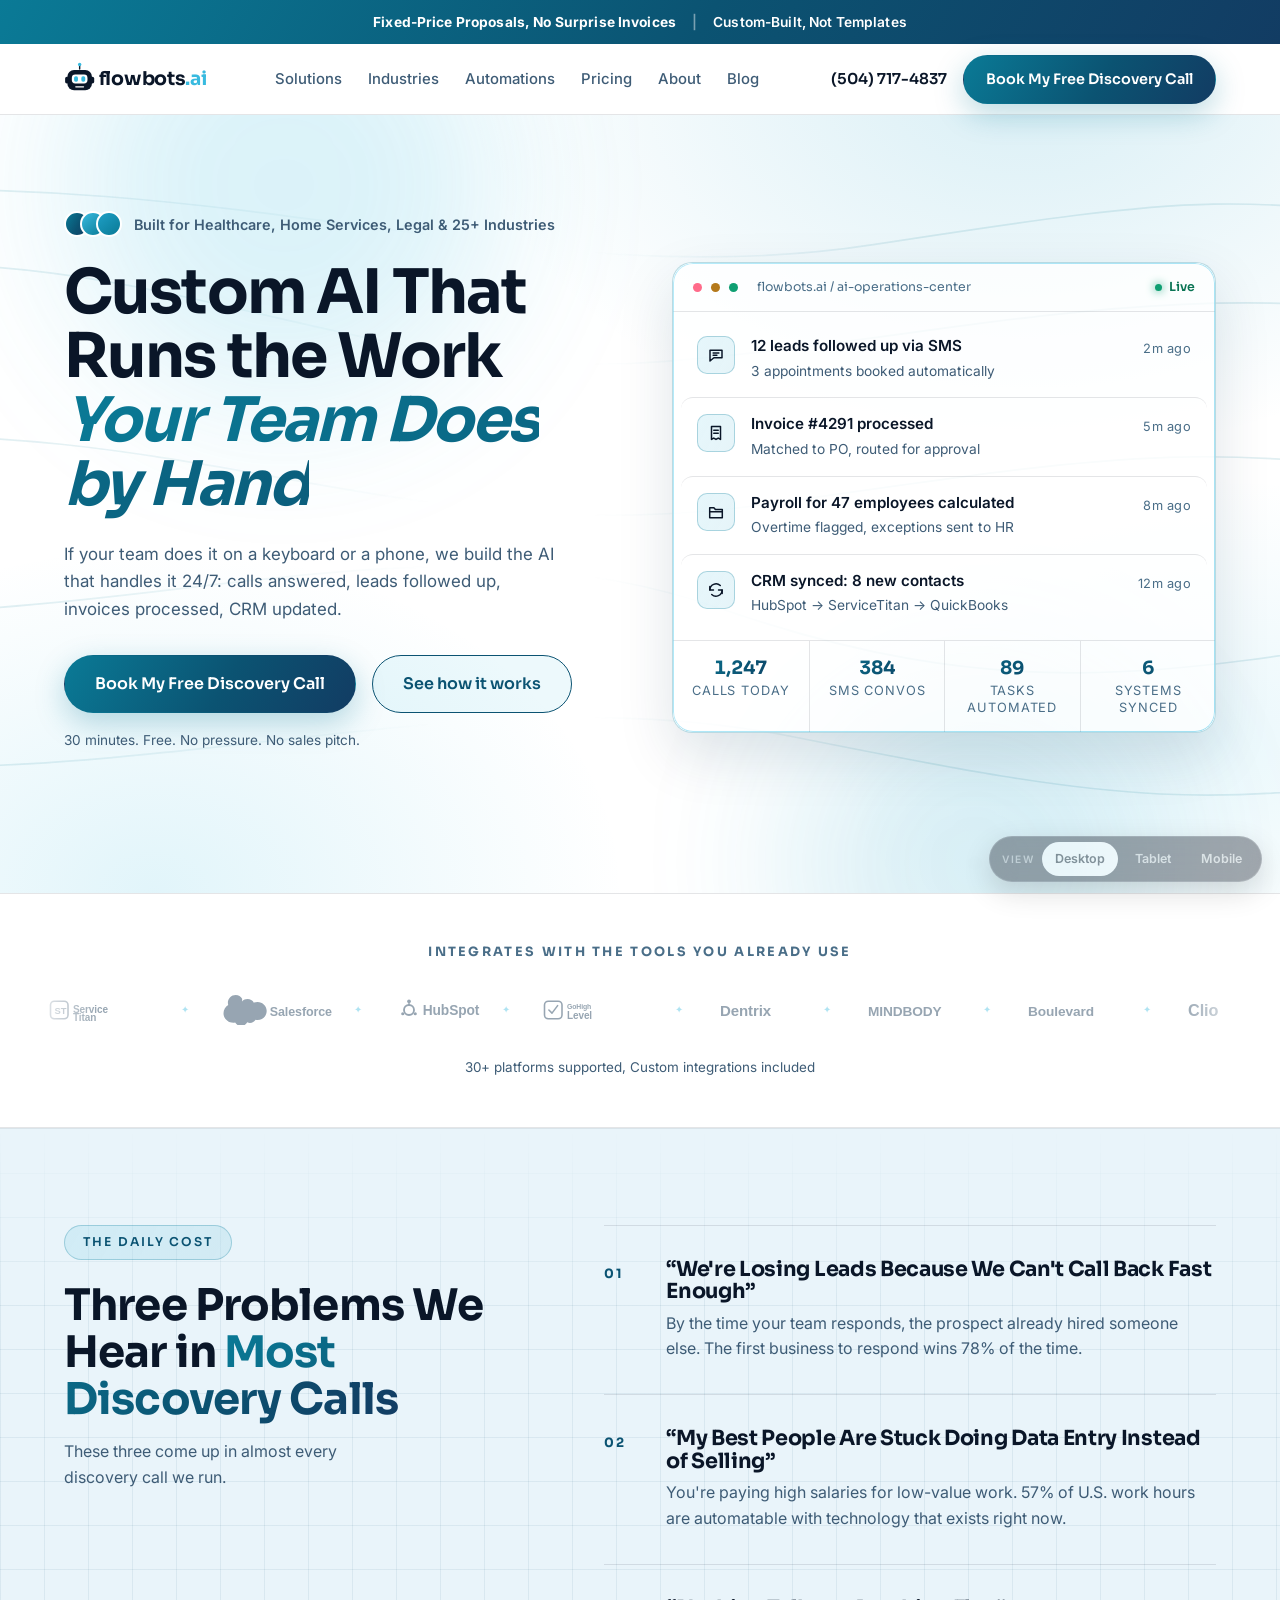
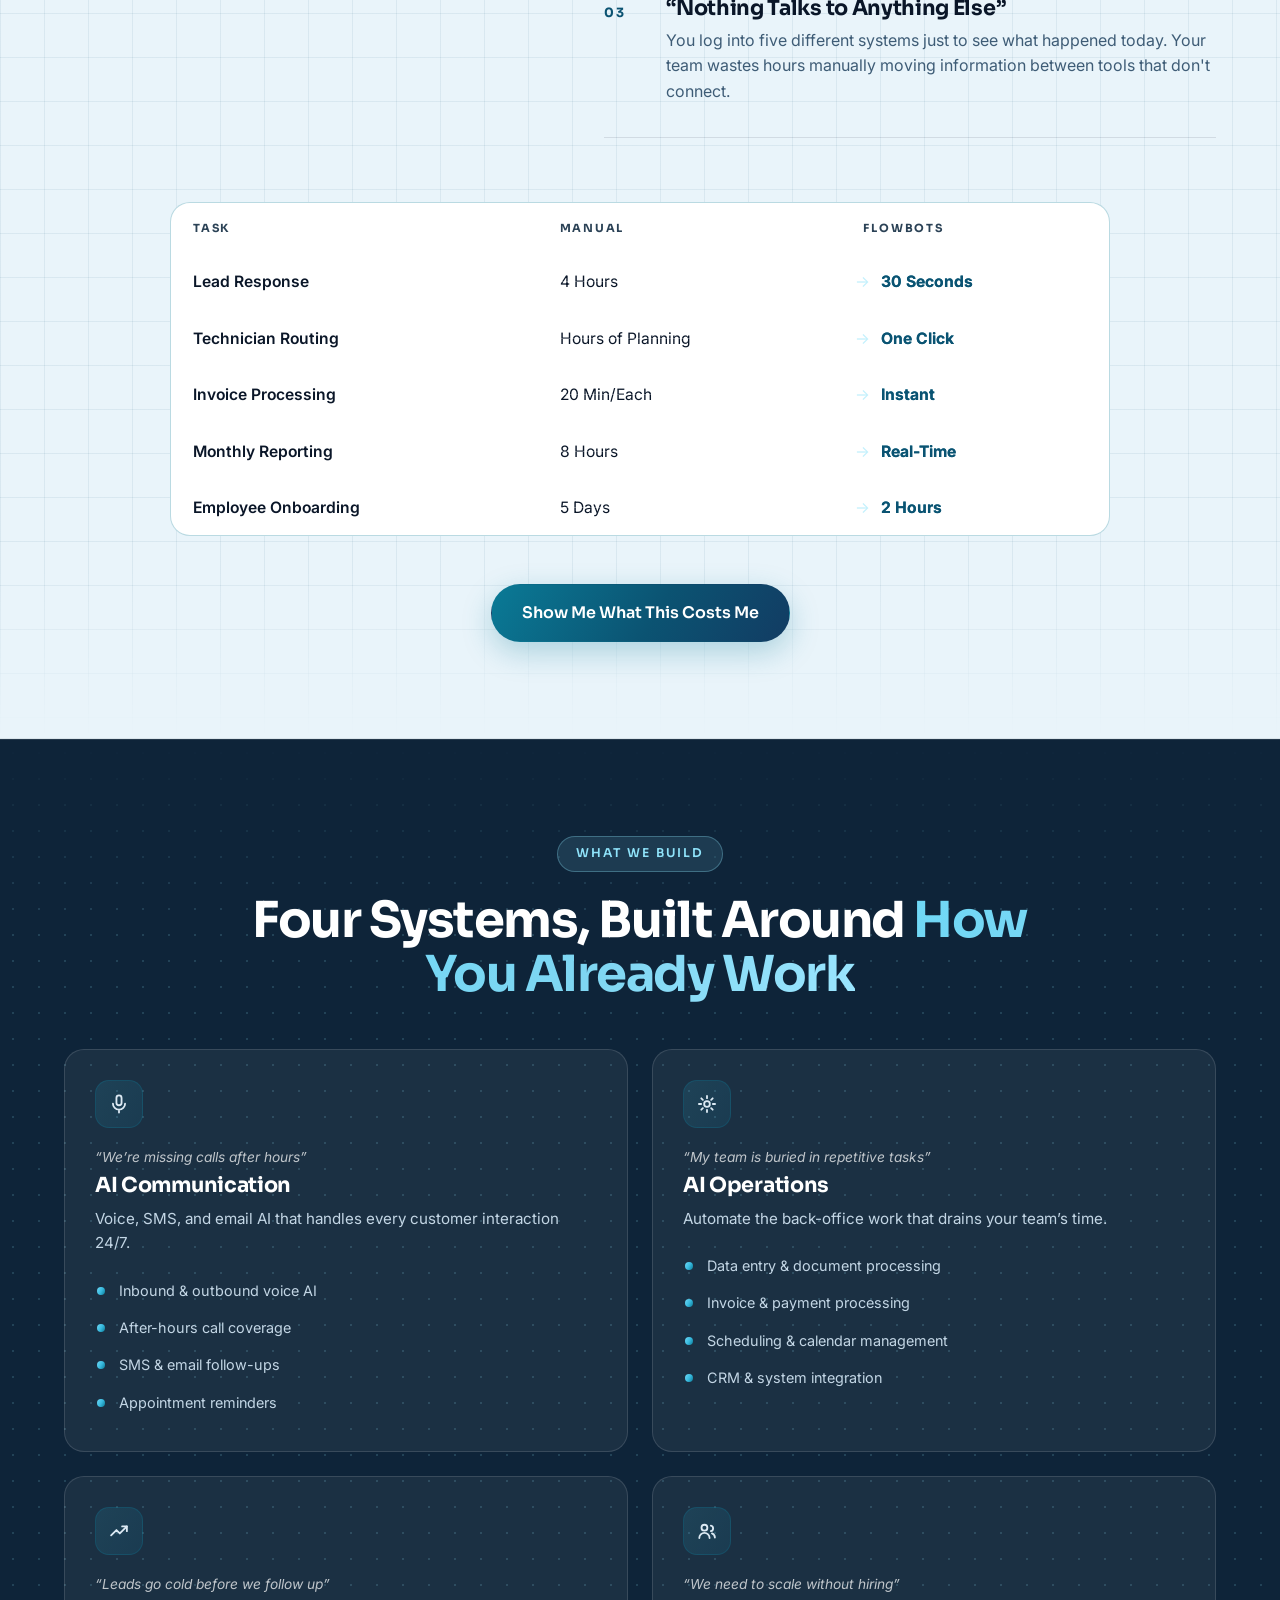
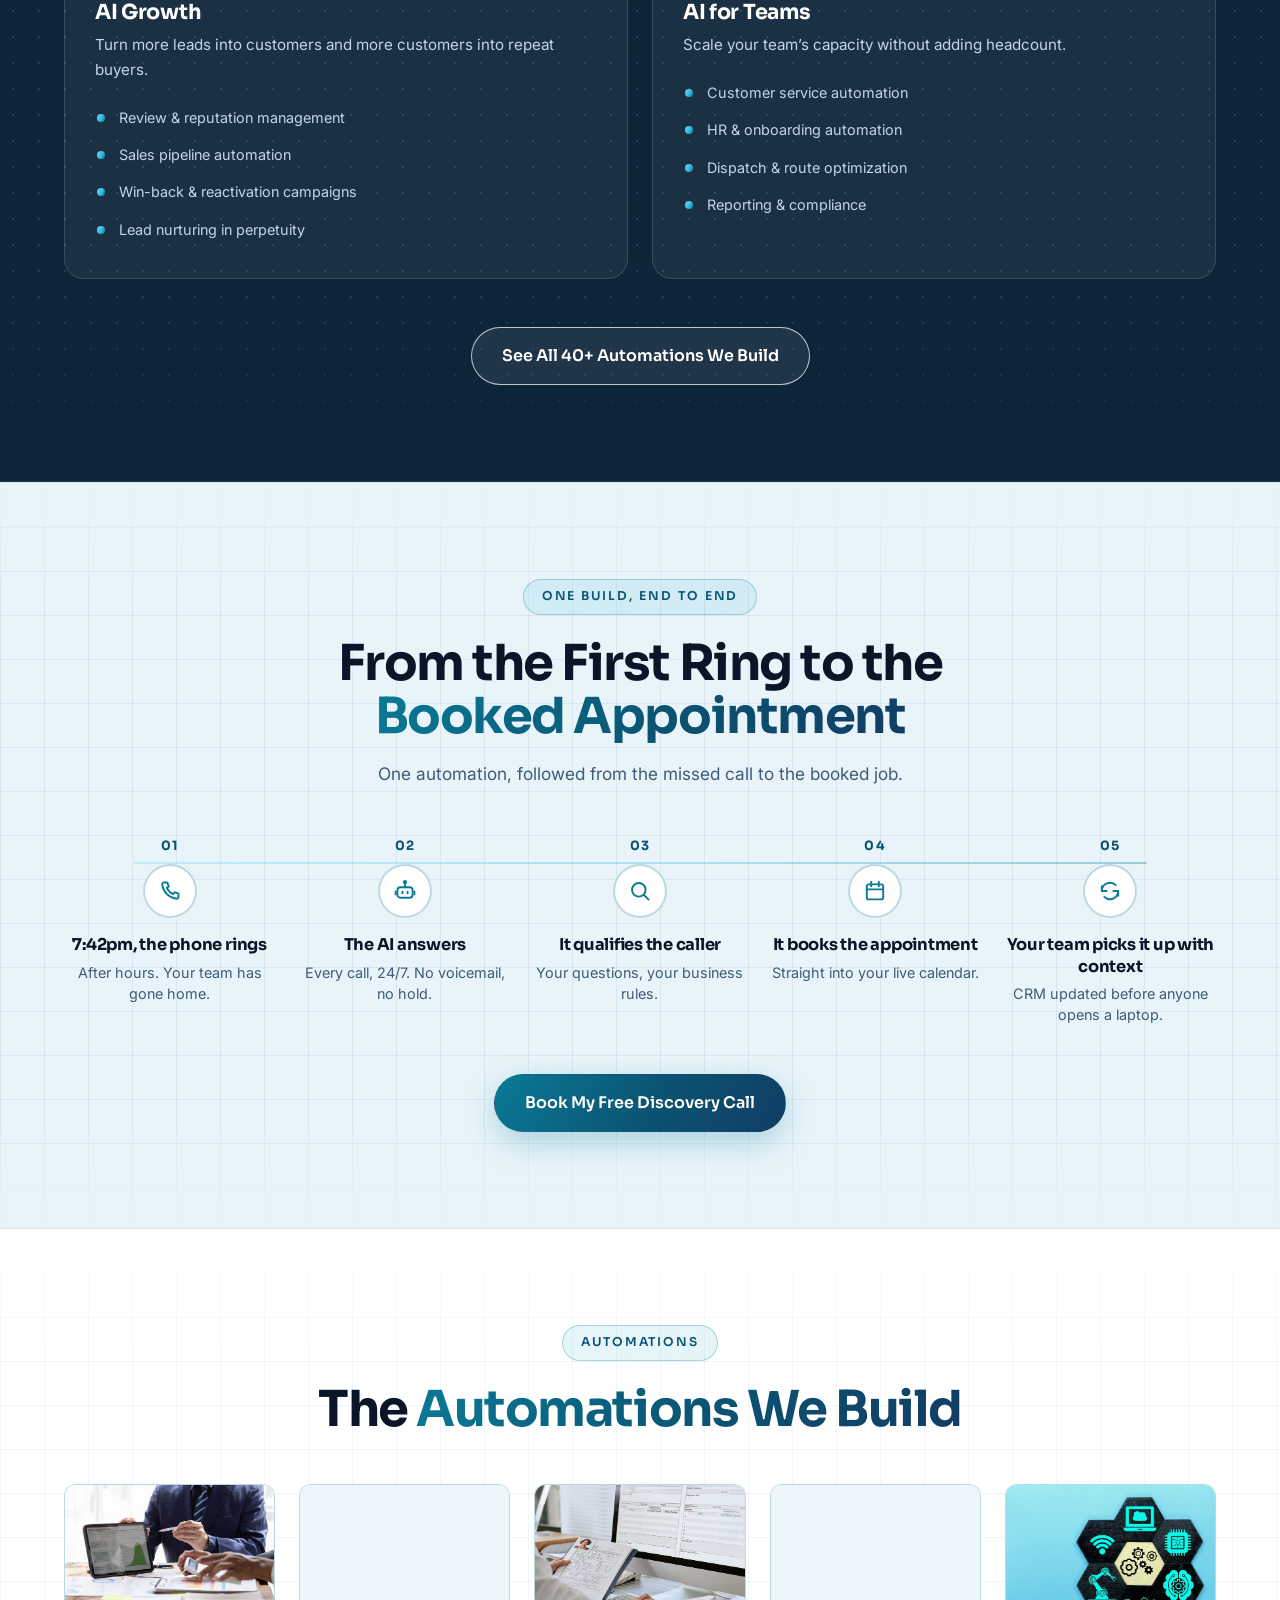
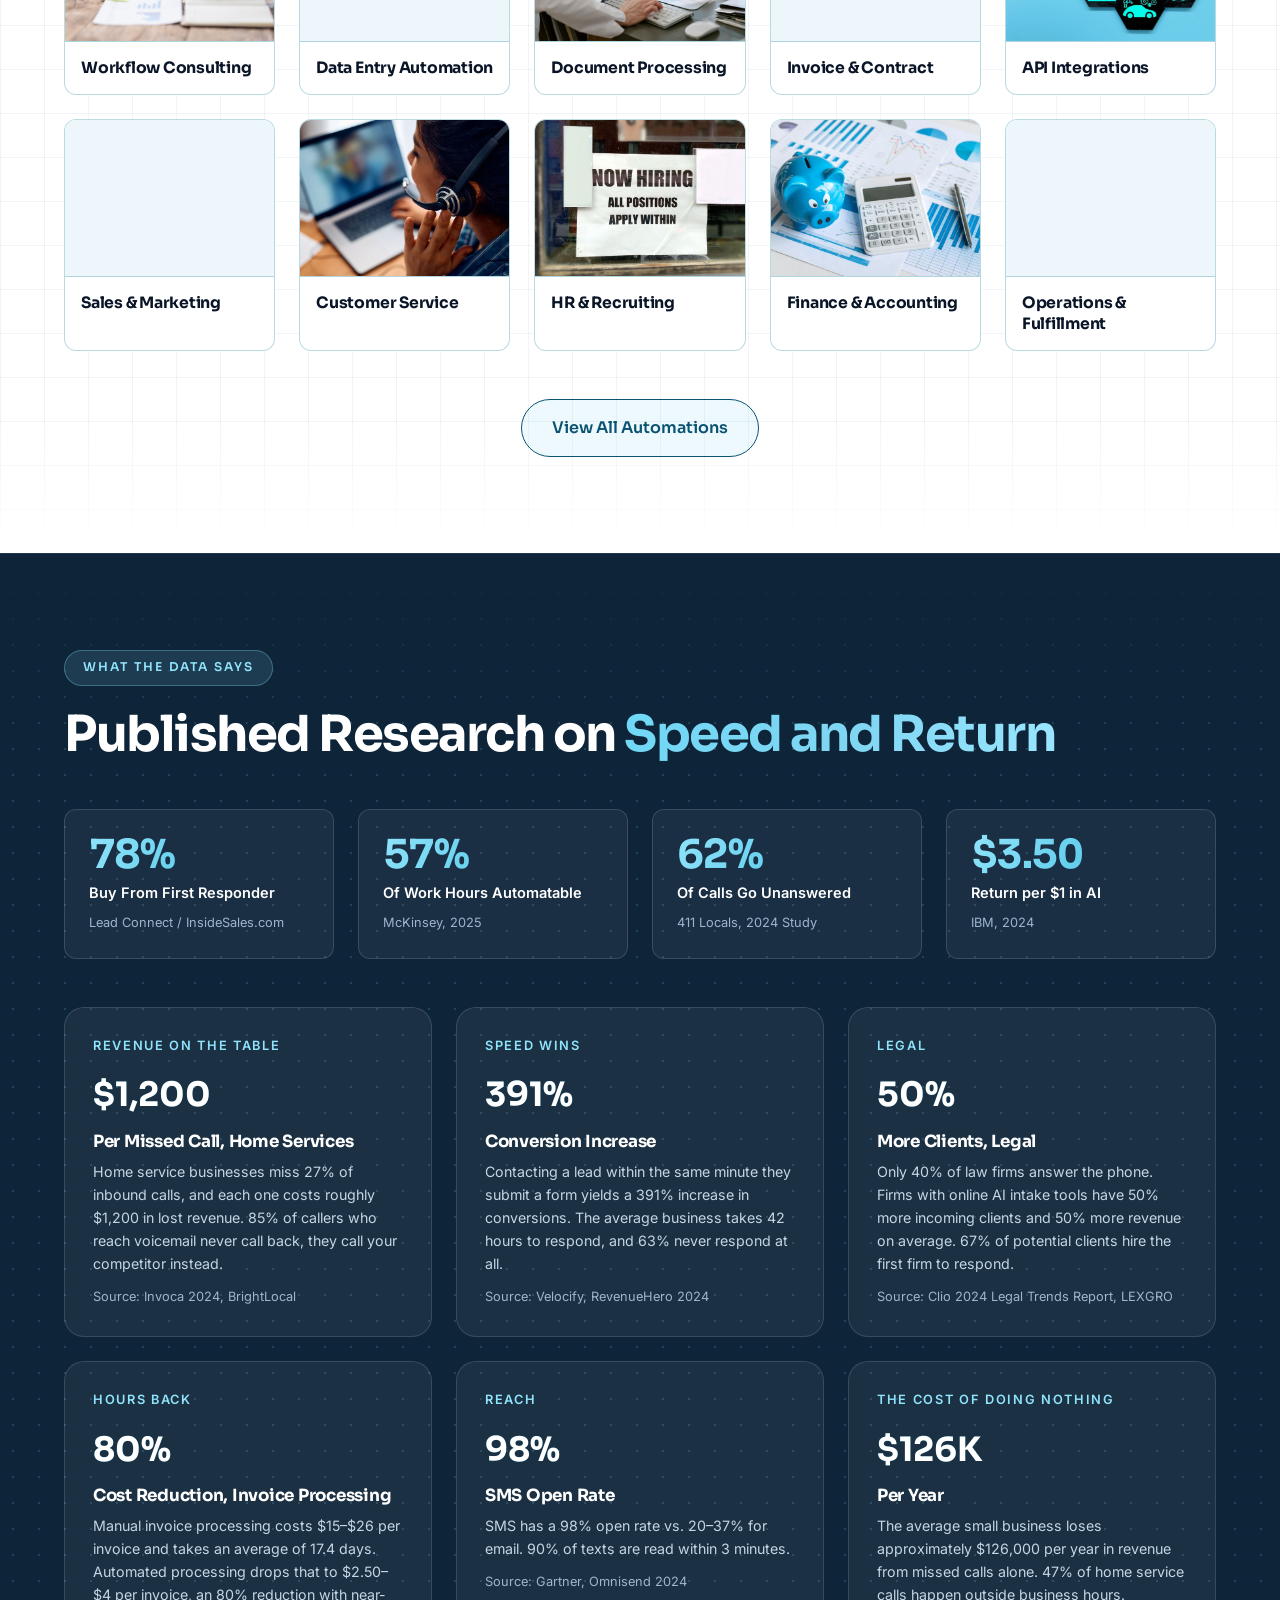
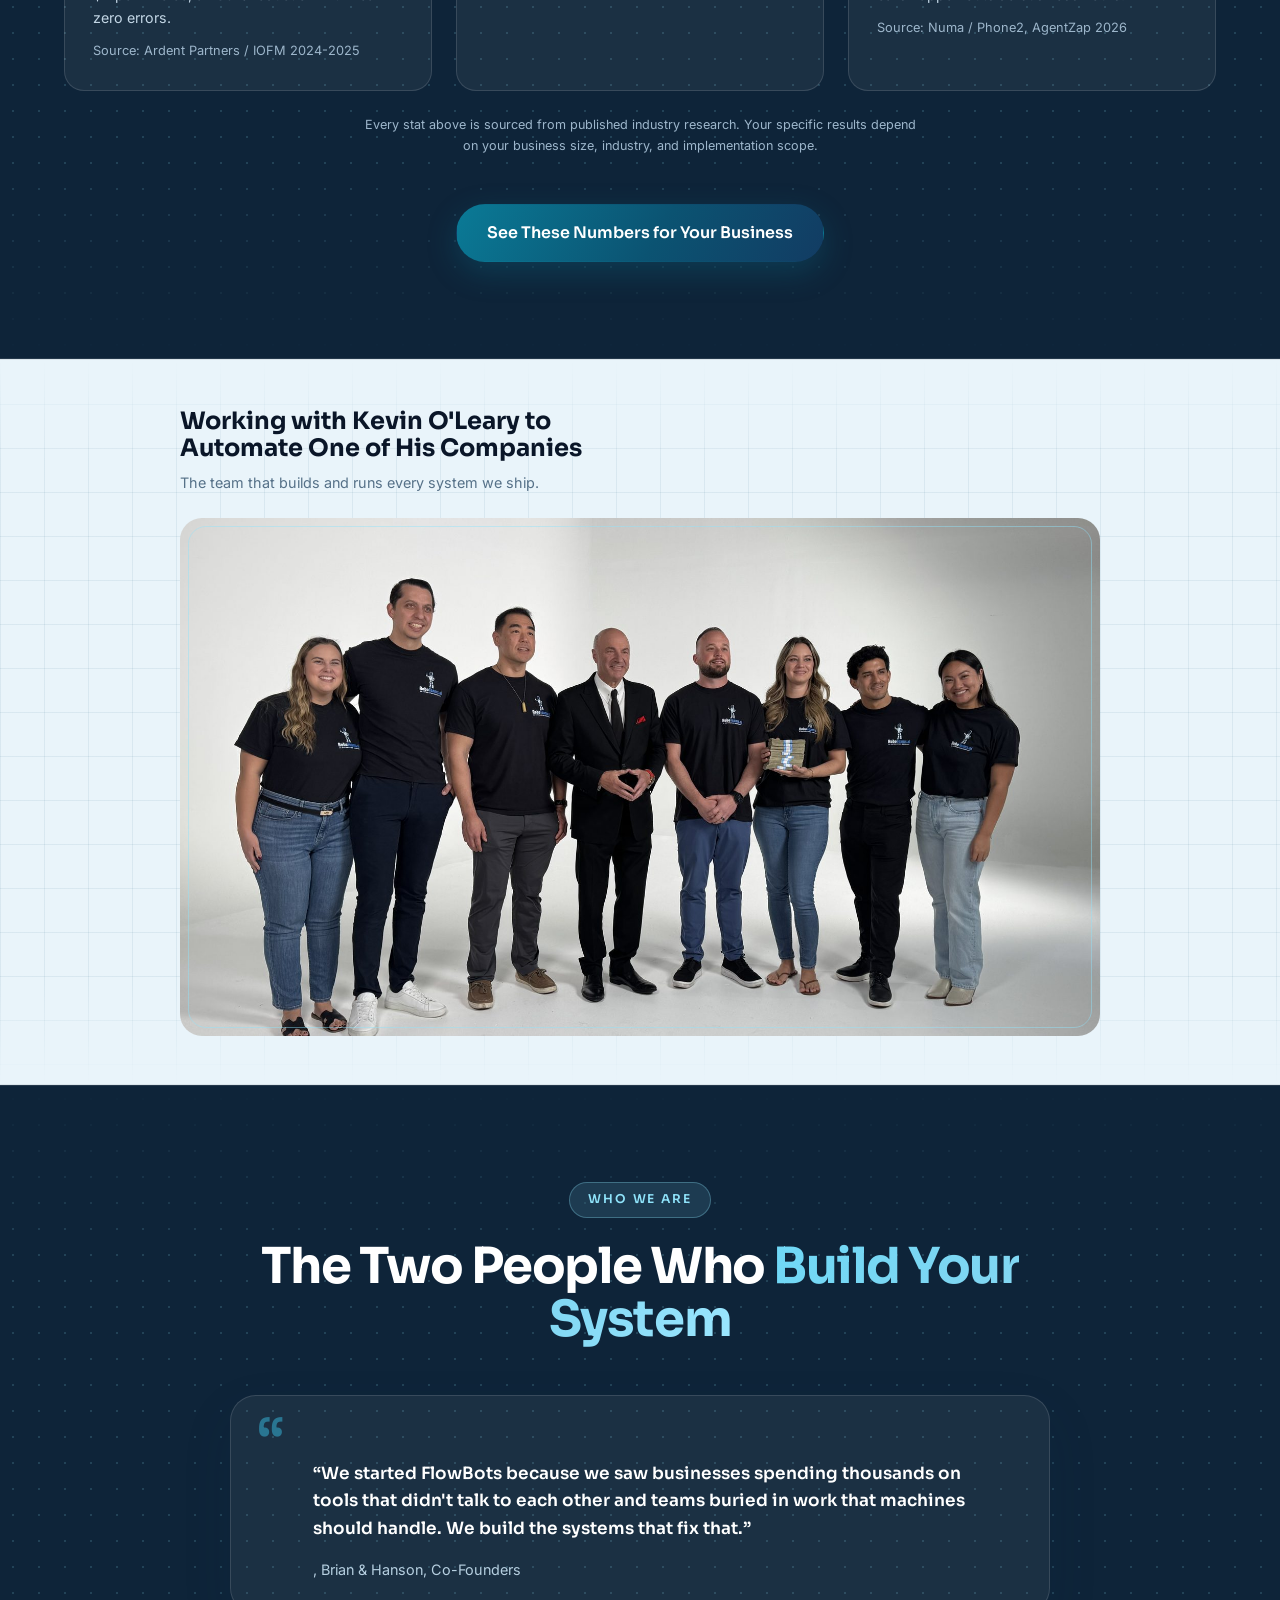
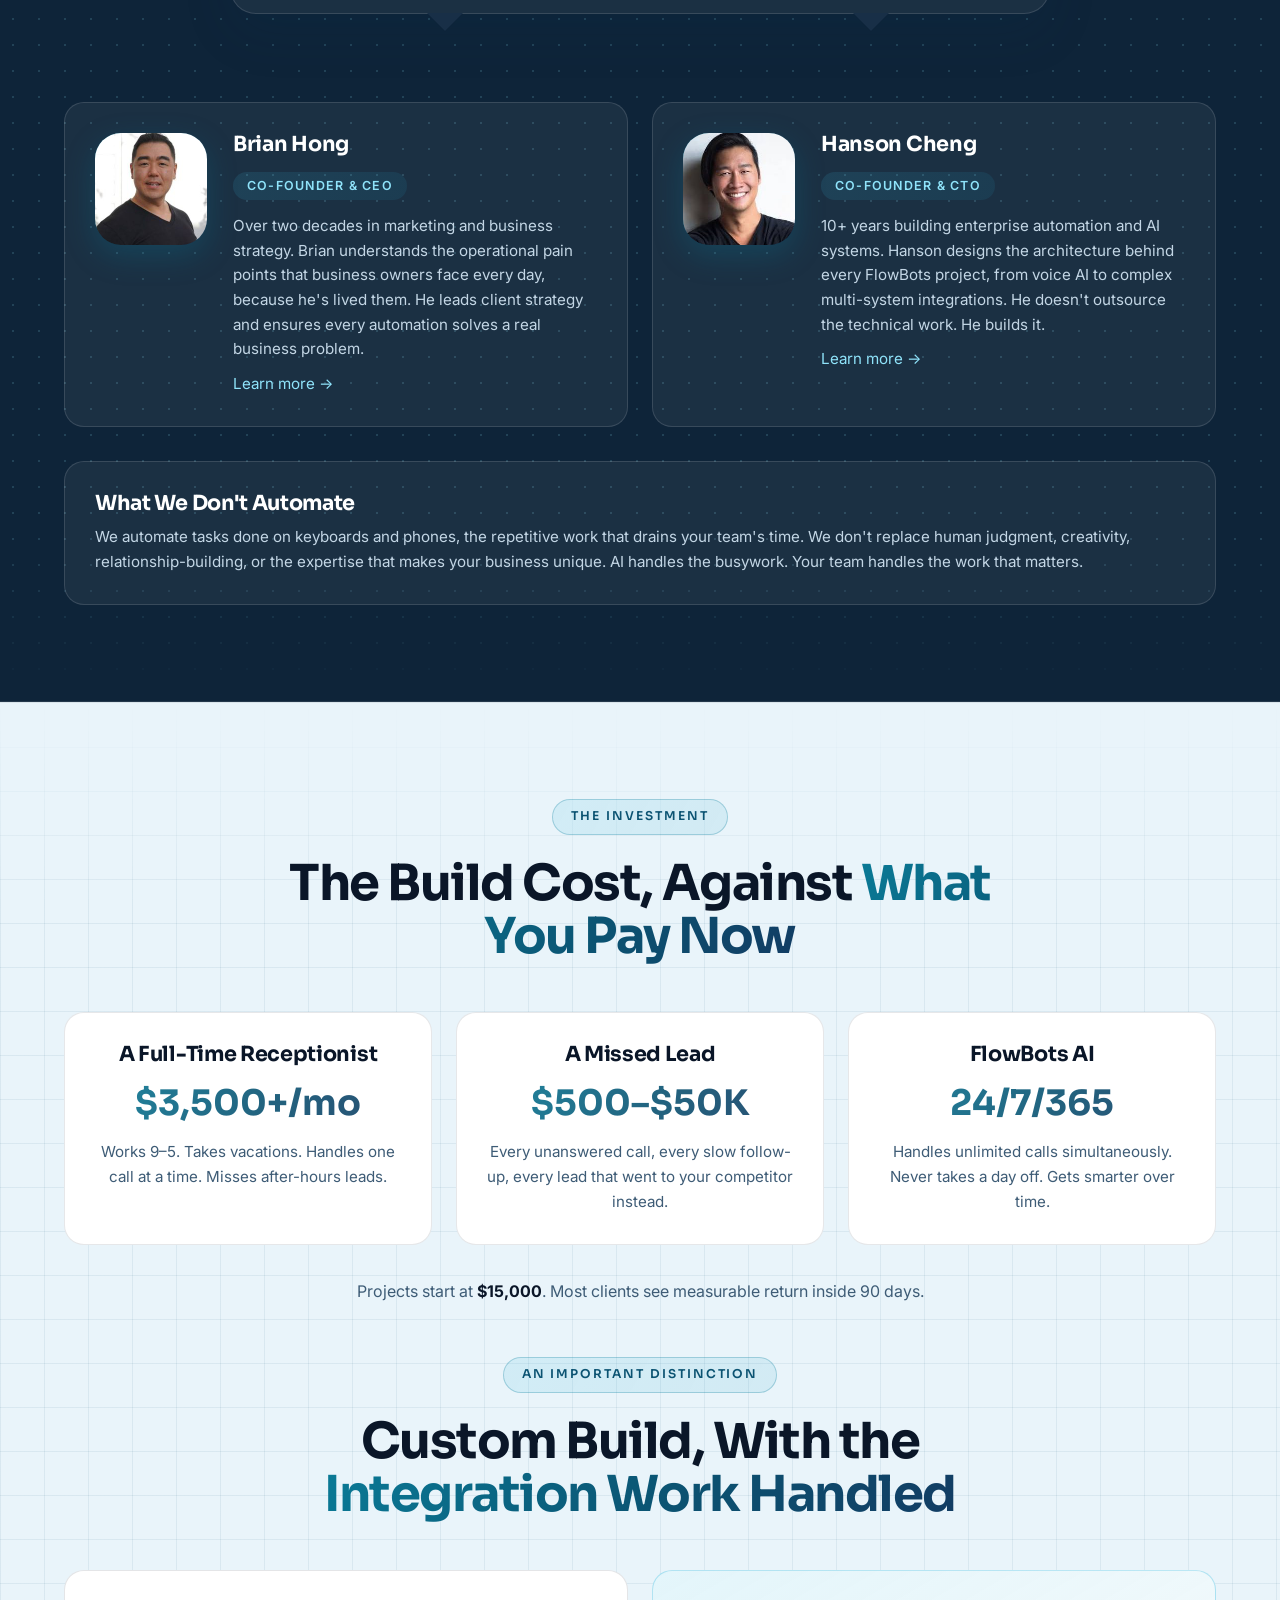
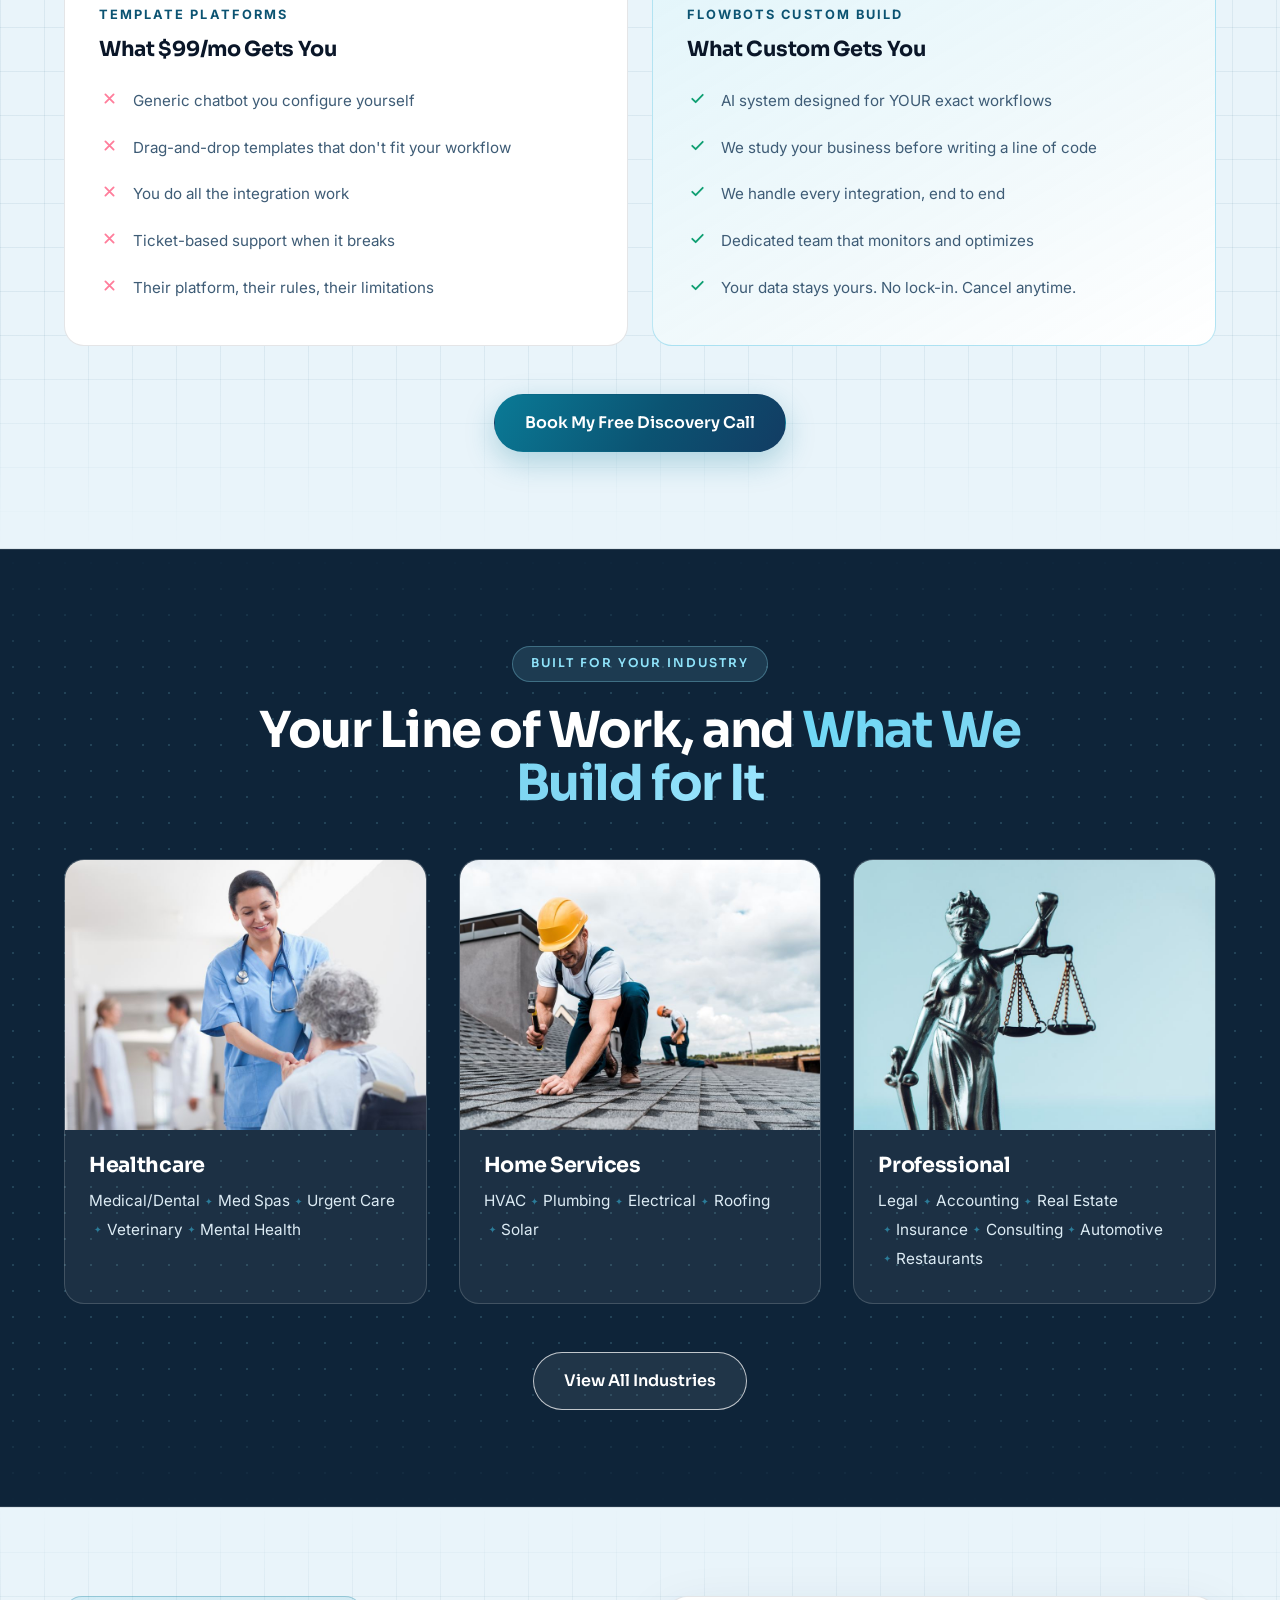
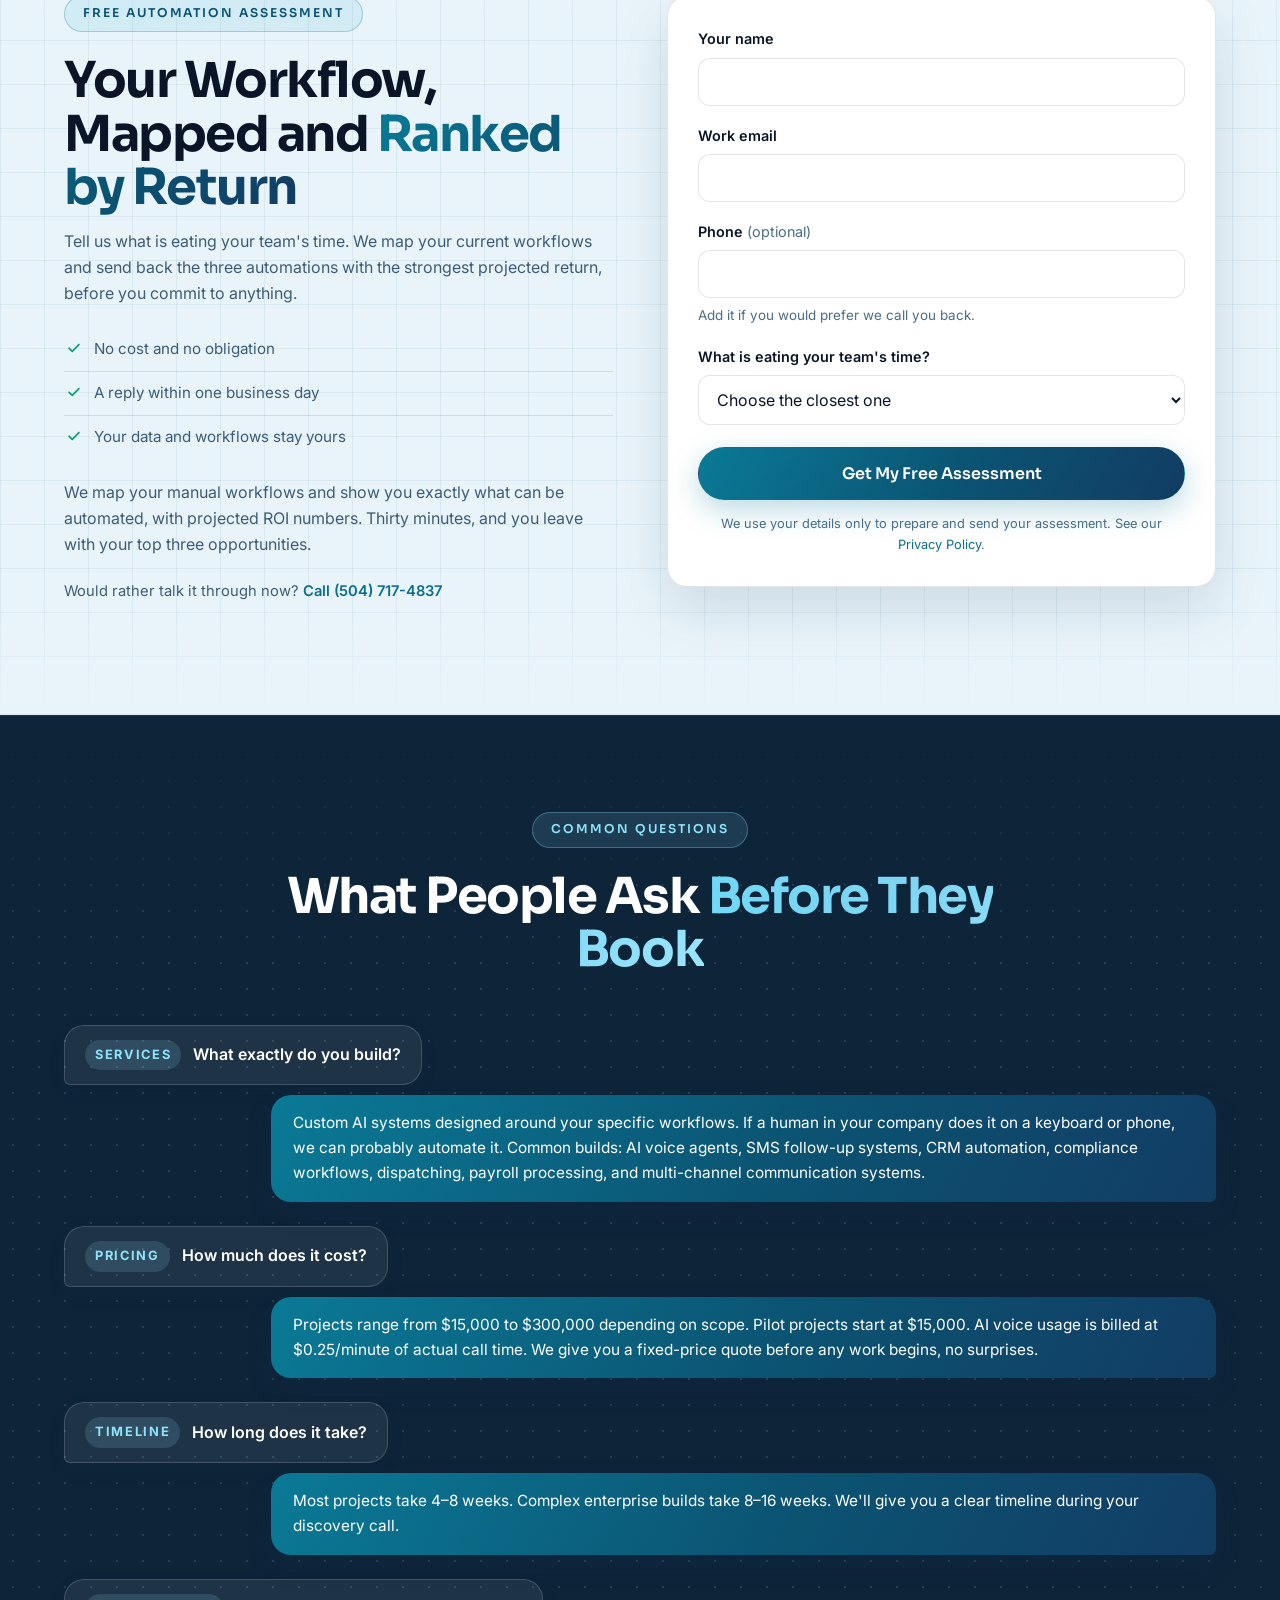
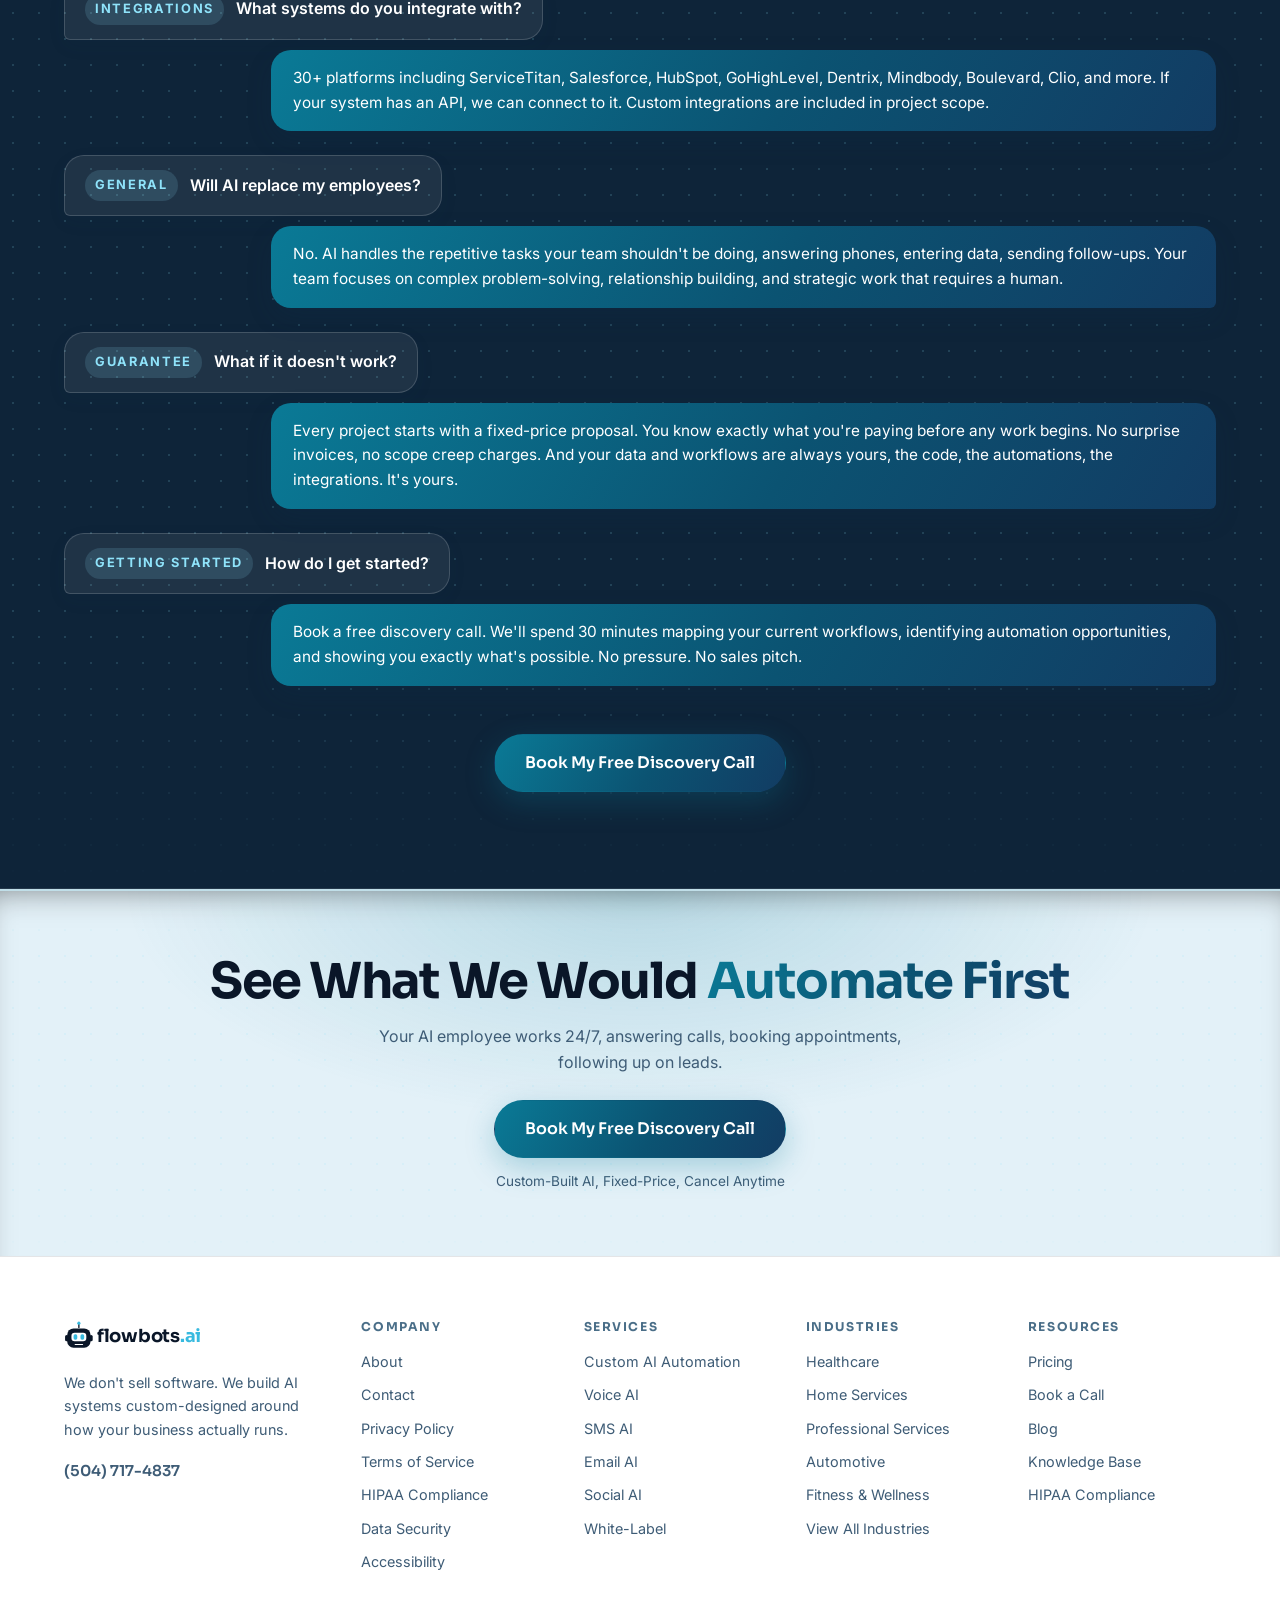
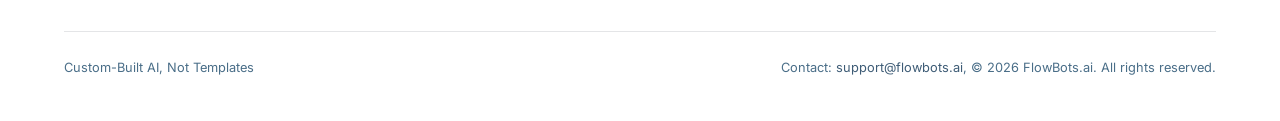
<file: home.html>
<!DOCTYPE html>
<html lang="en">
<head>
<meta charset="UTF-8">
<title>FlowBots.ai</title>
<link rel="canonical" href="index.html">
<meta http-equiv="refresh" content="0; url=index.html">
<script>location.replace('index.html' + location.search + location.hash);</script>
</head>
<body><p>Redirecting to <a href="index.html">the homepage</a>.</p></body>
</html>
</file>
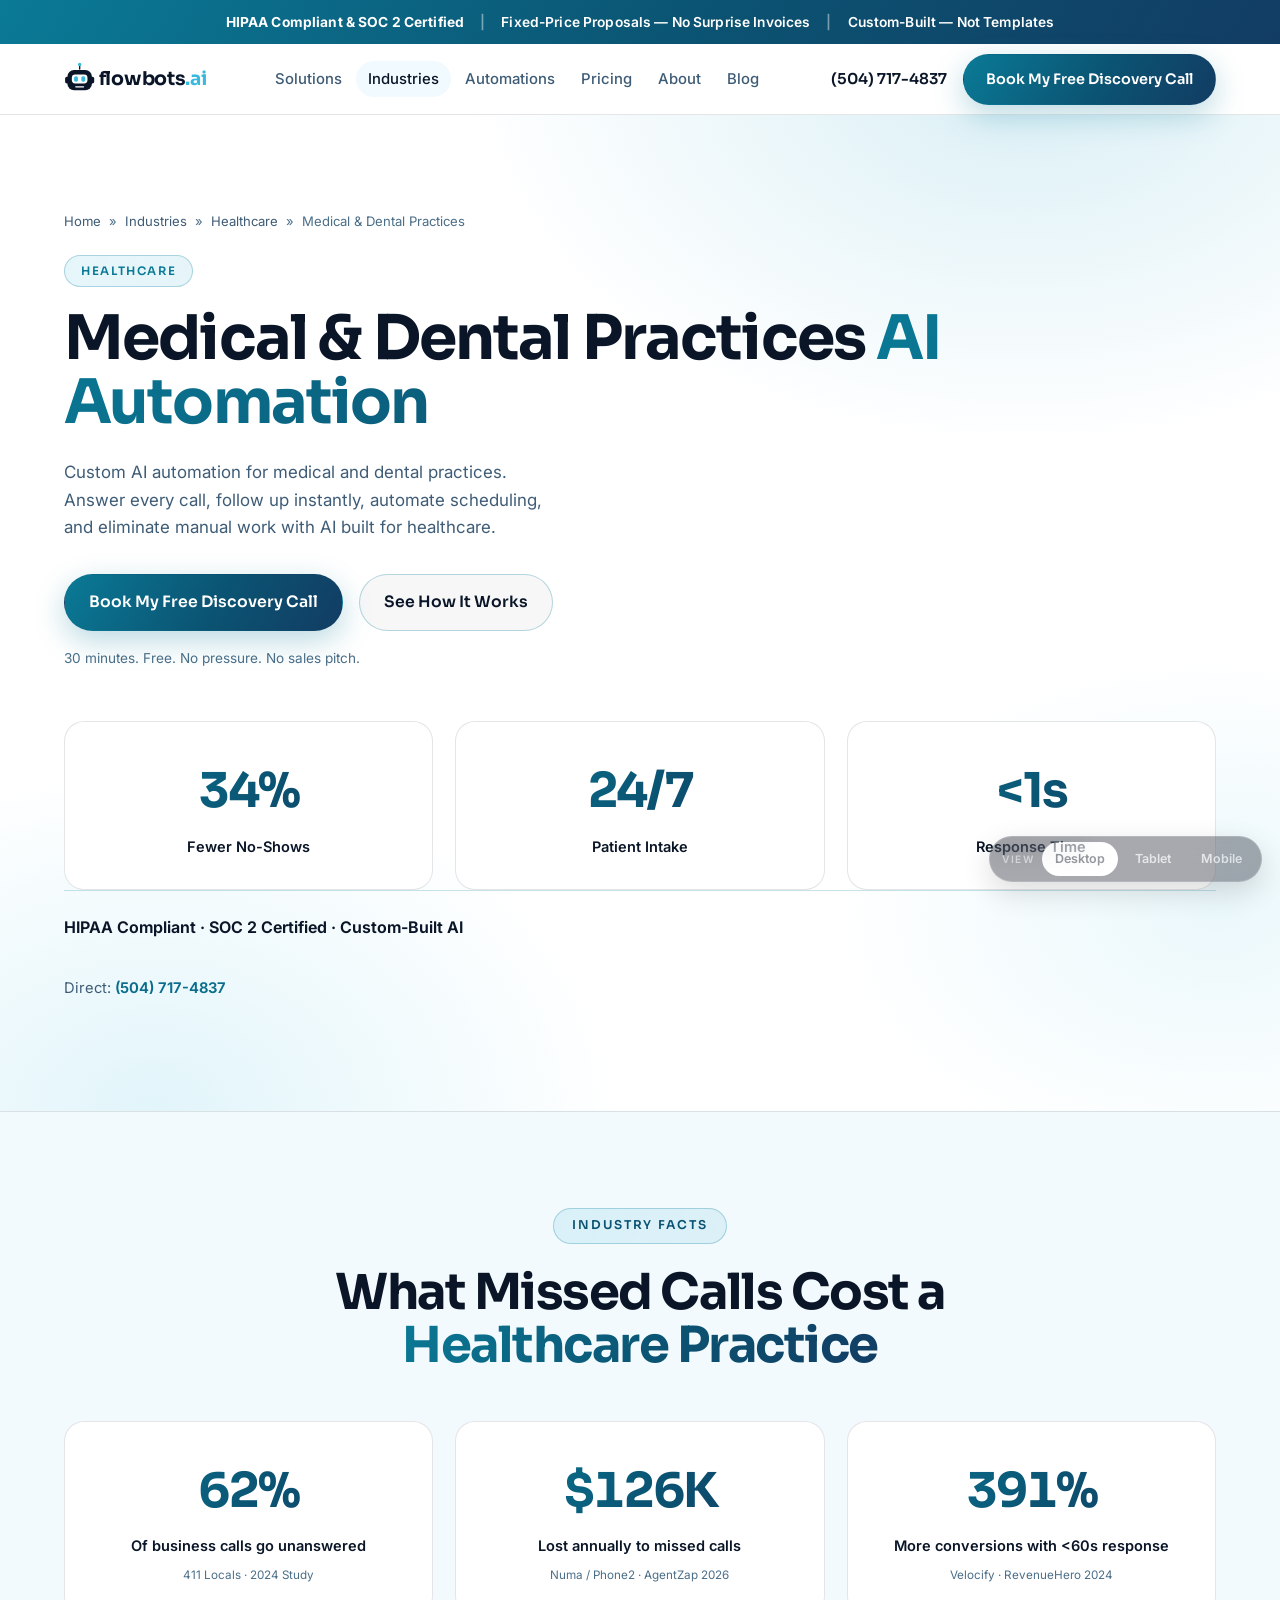
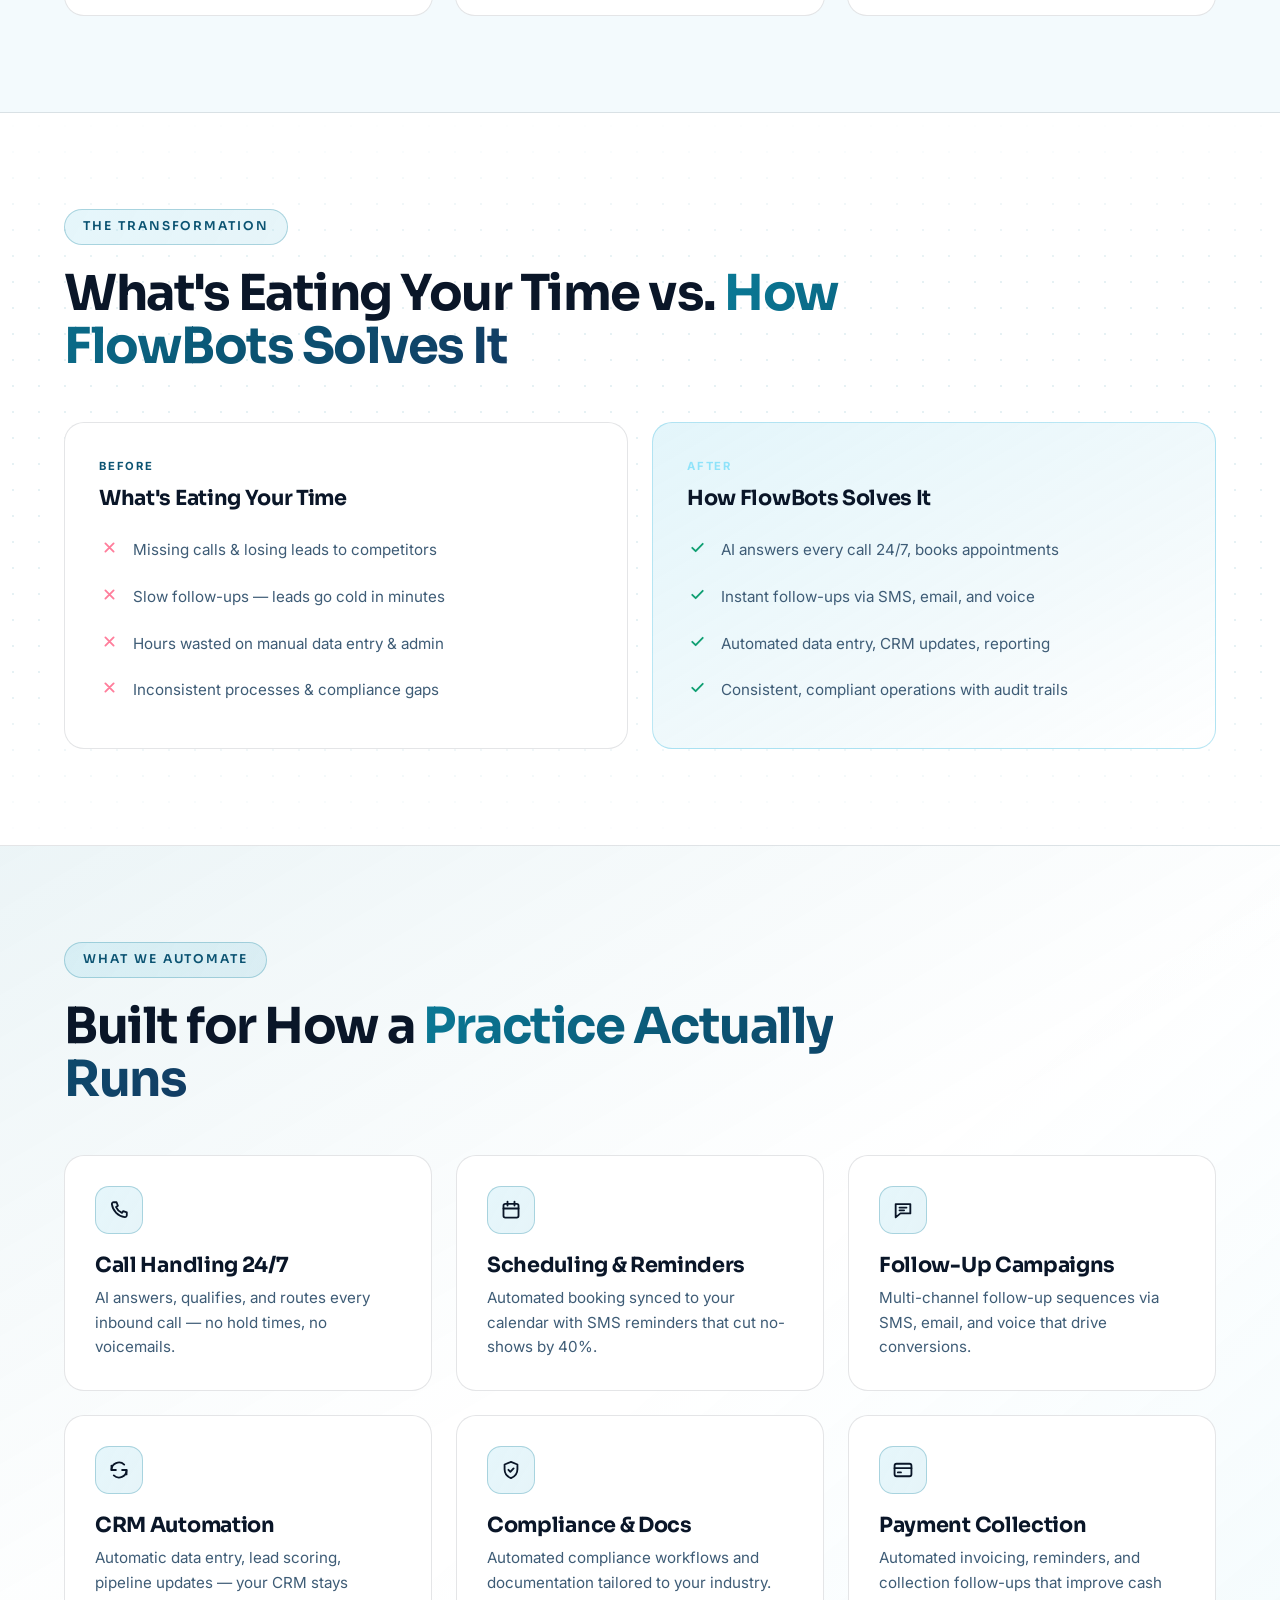
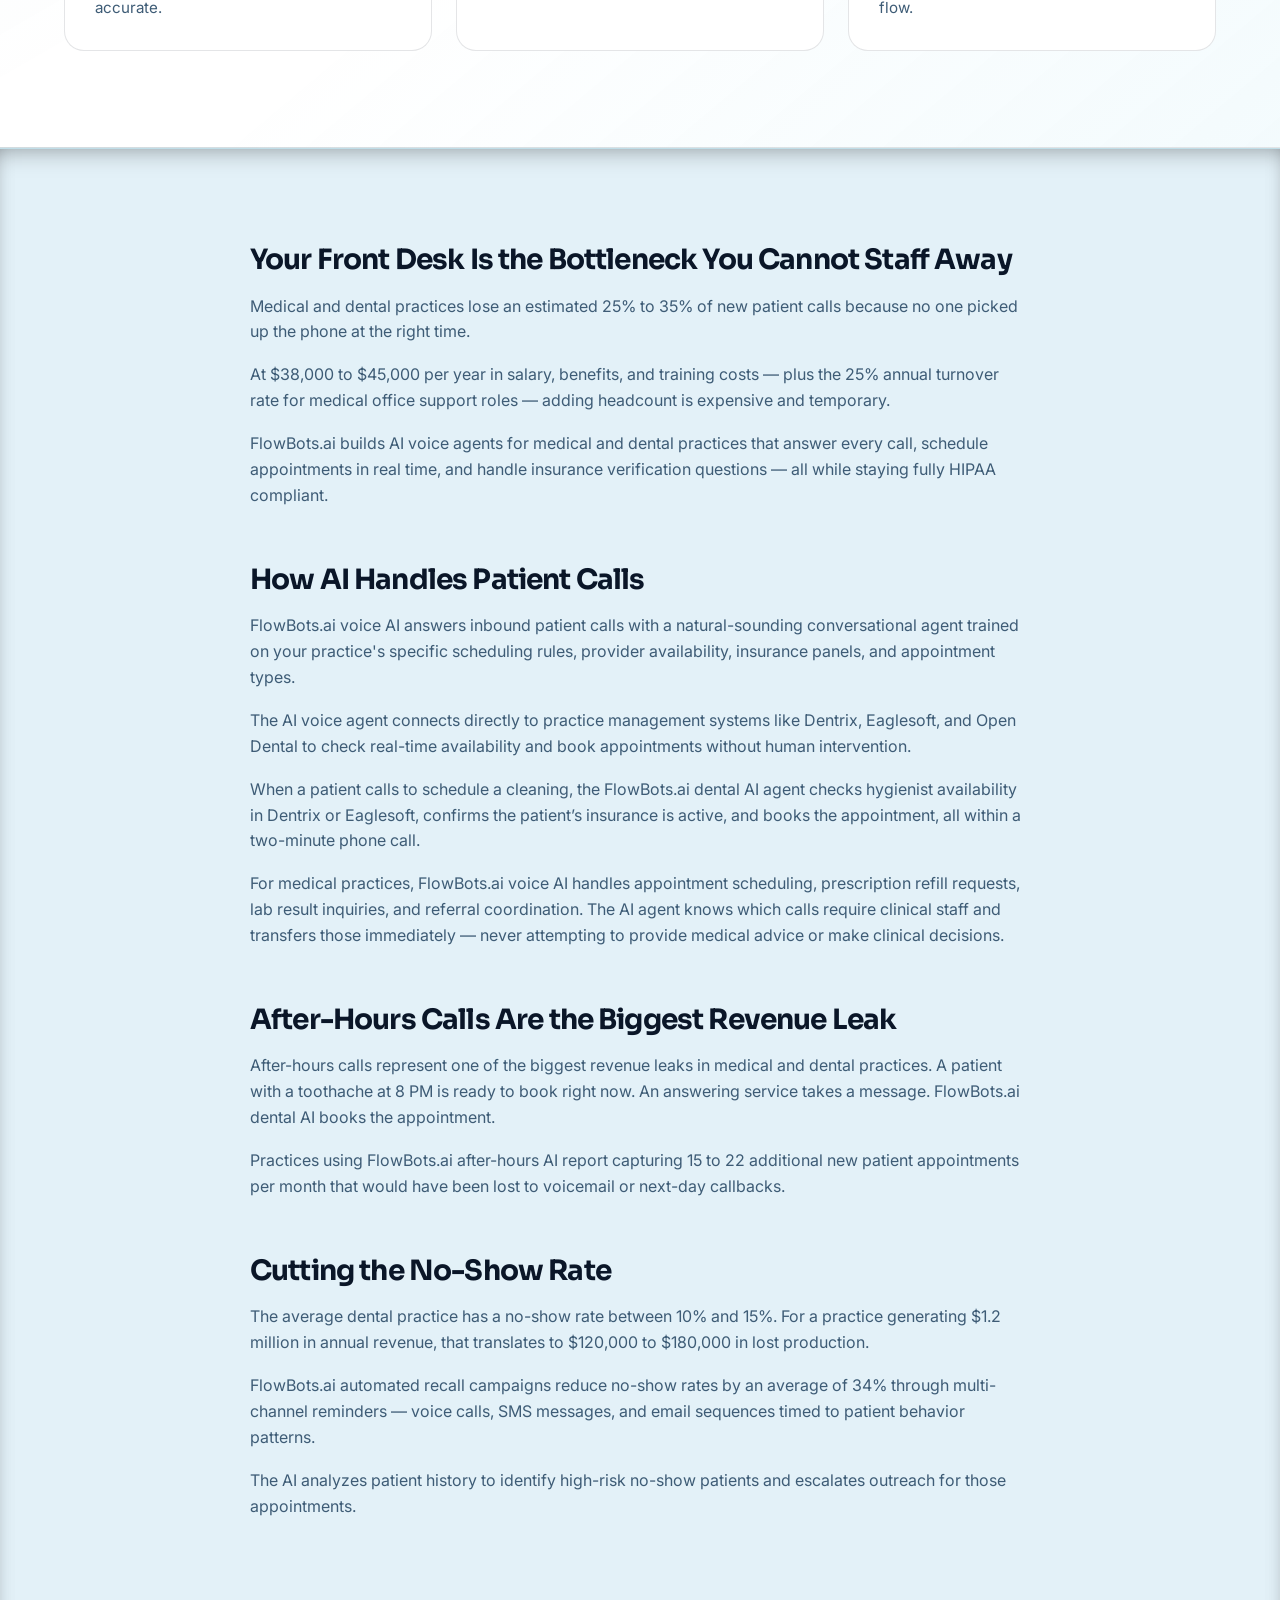
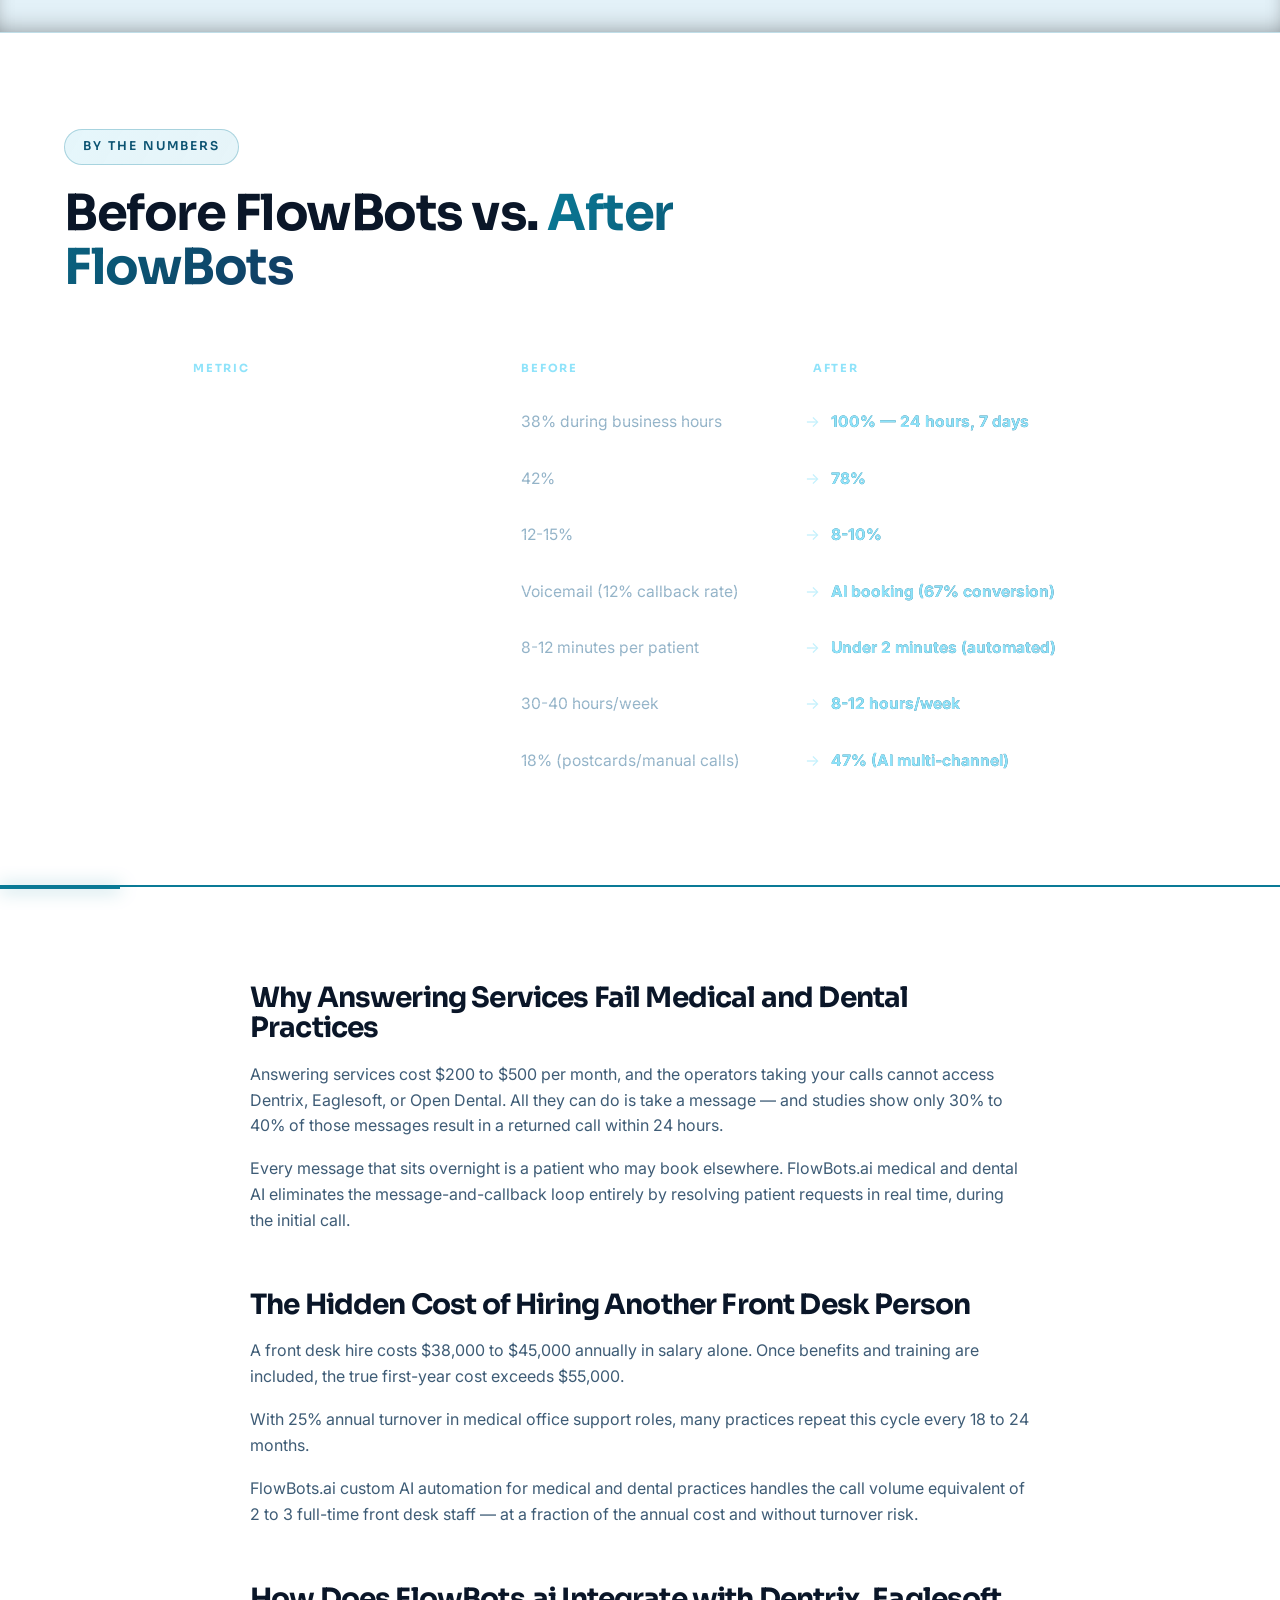
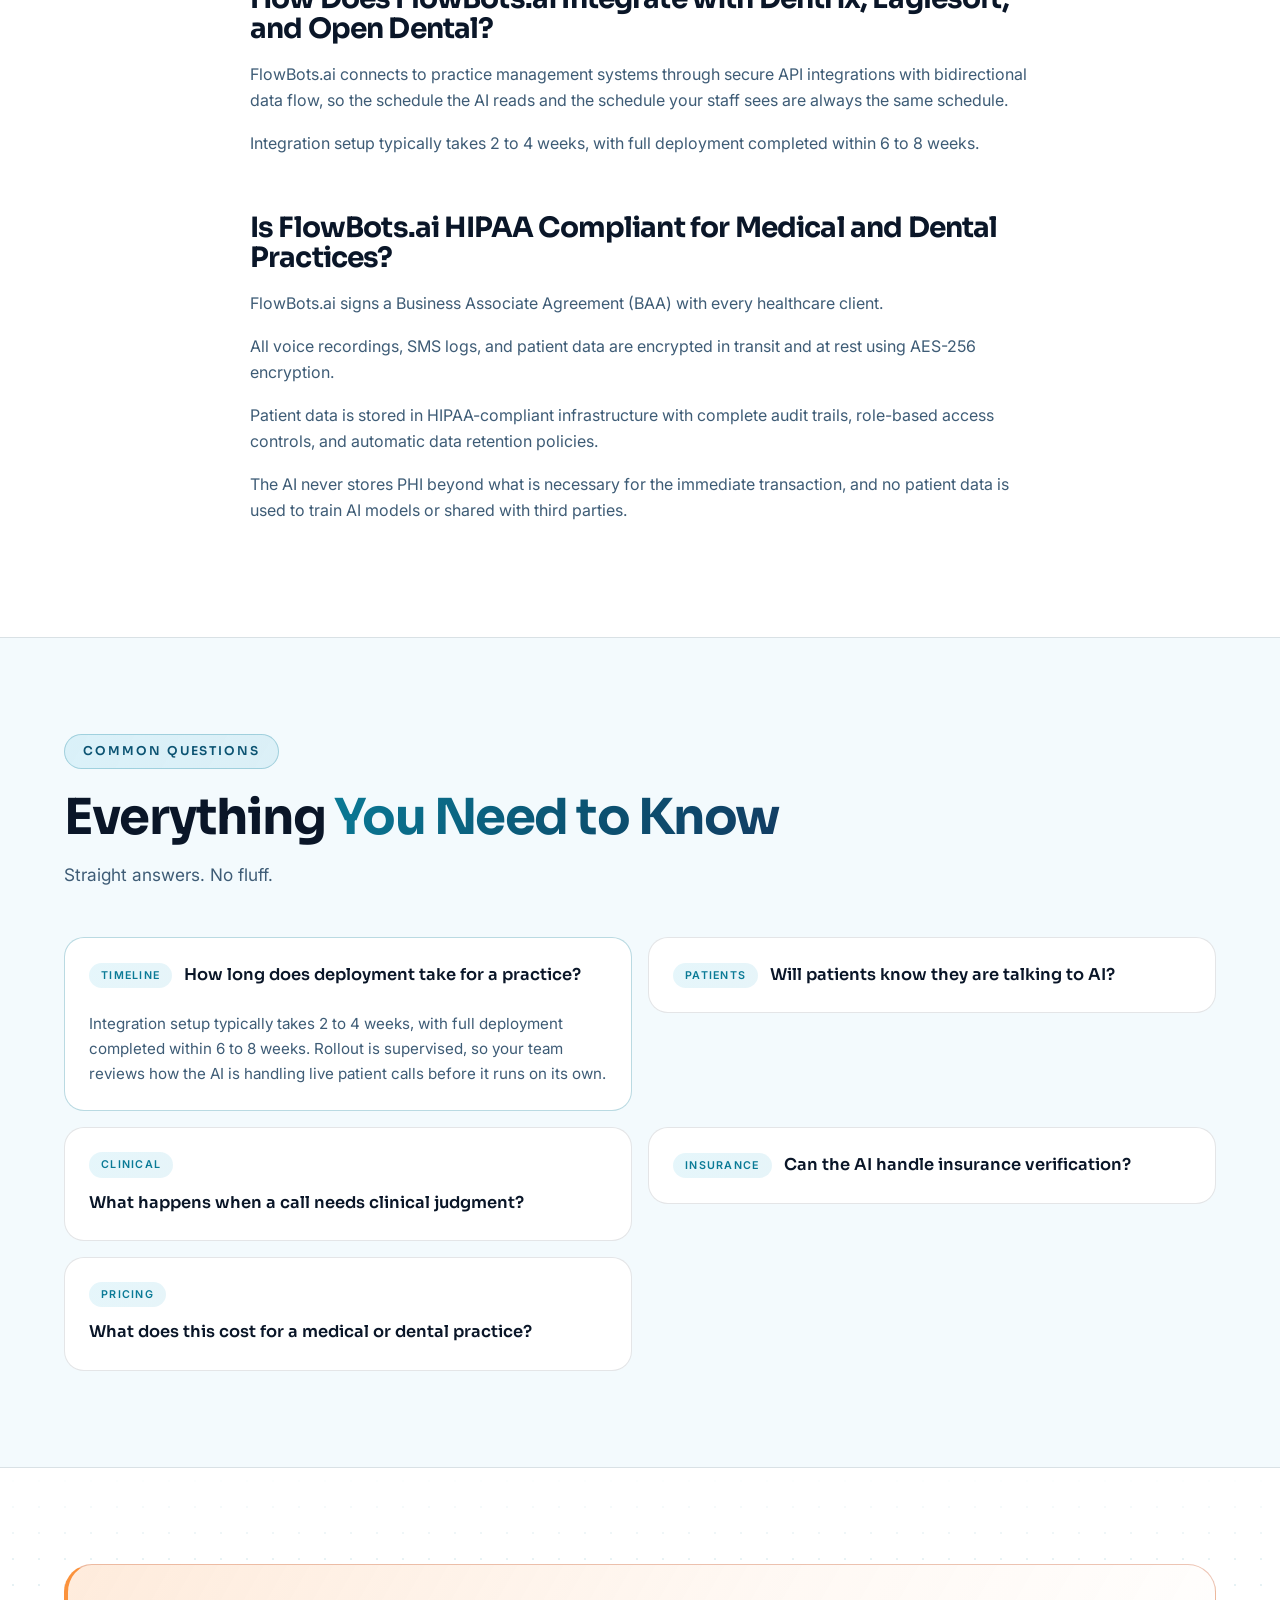
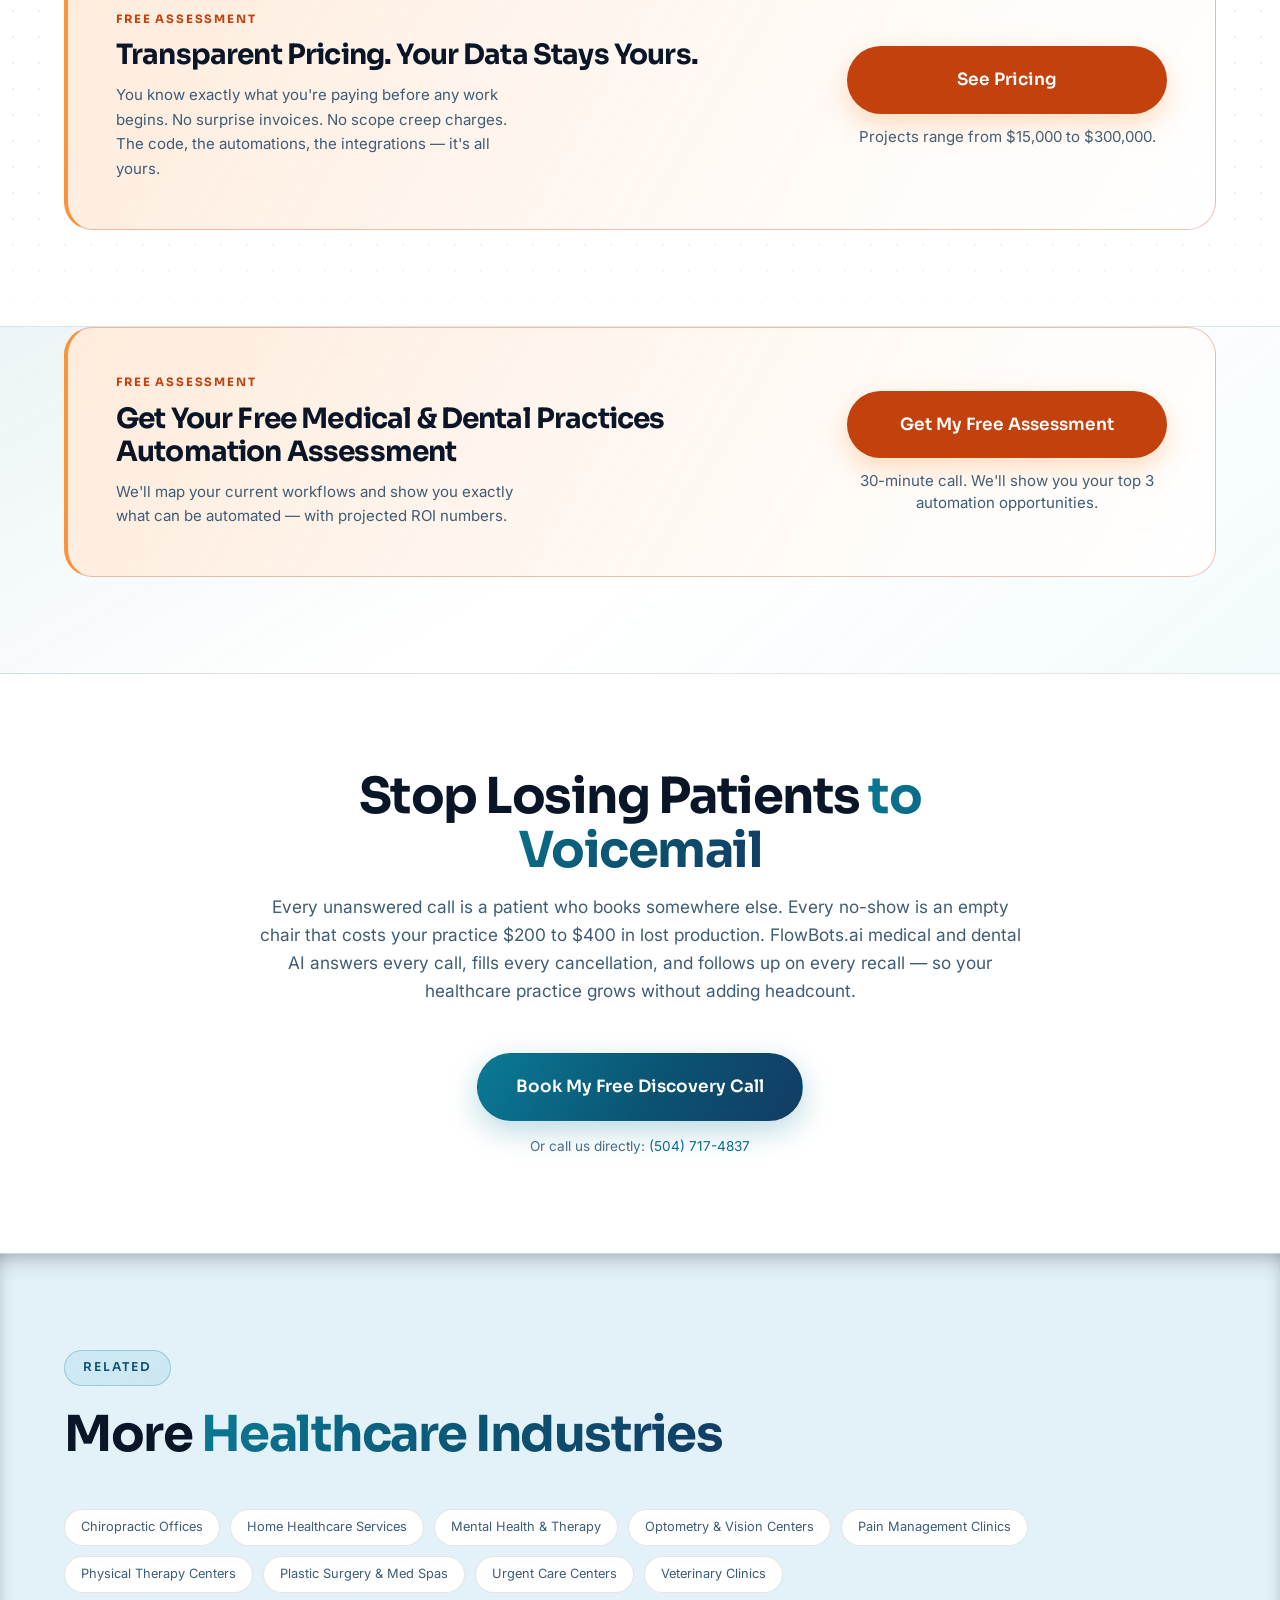
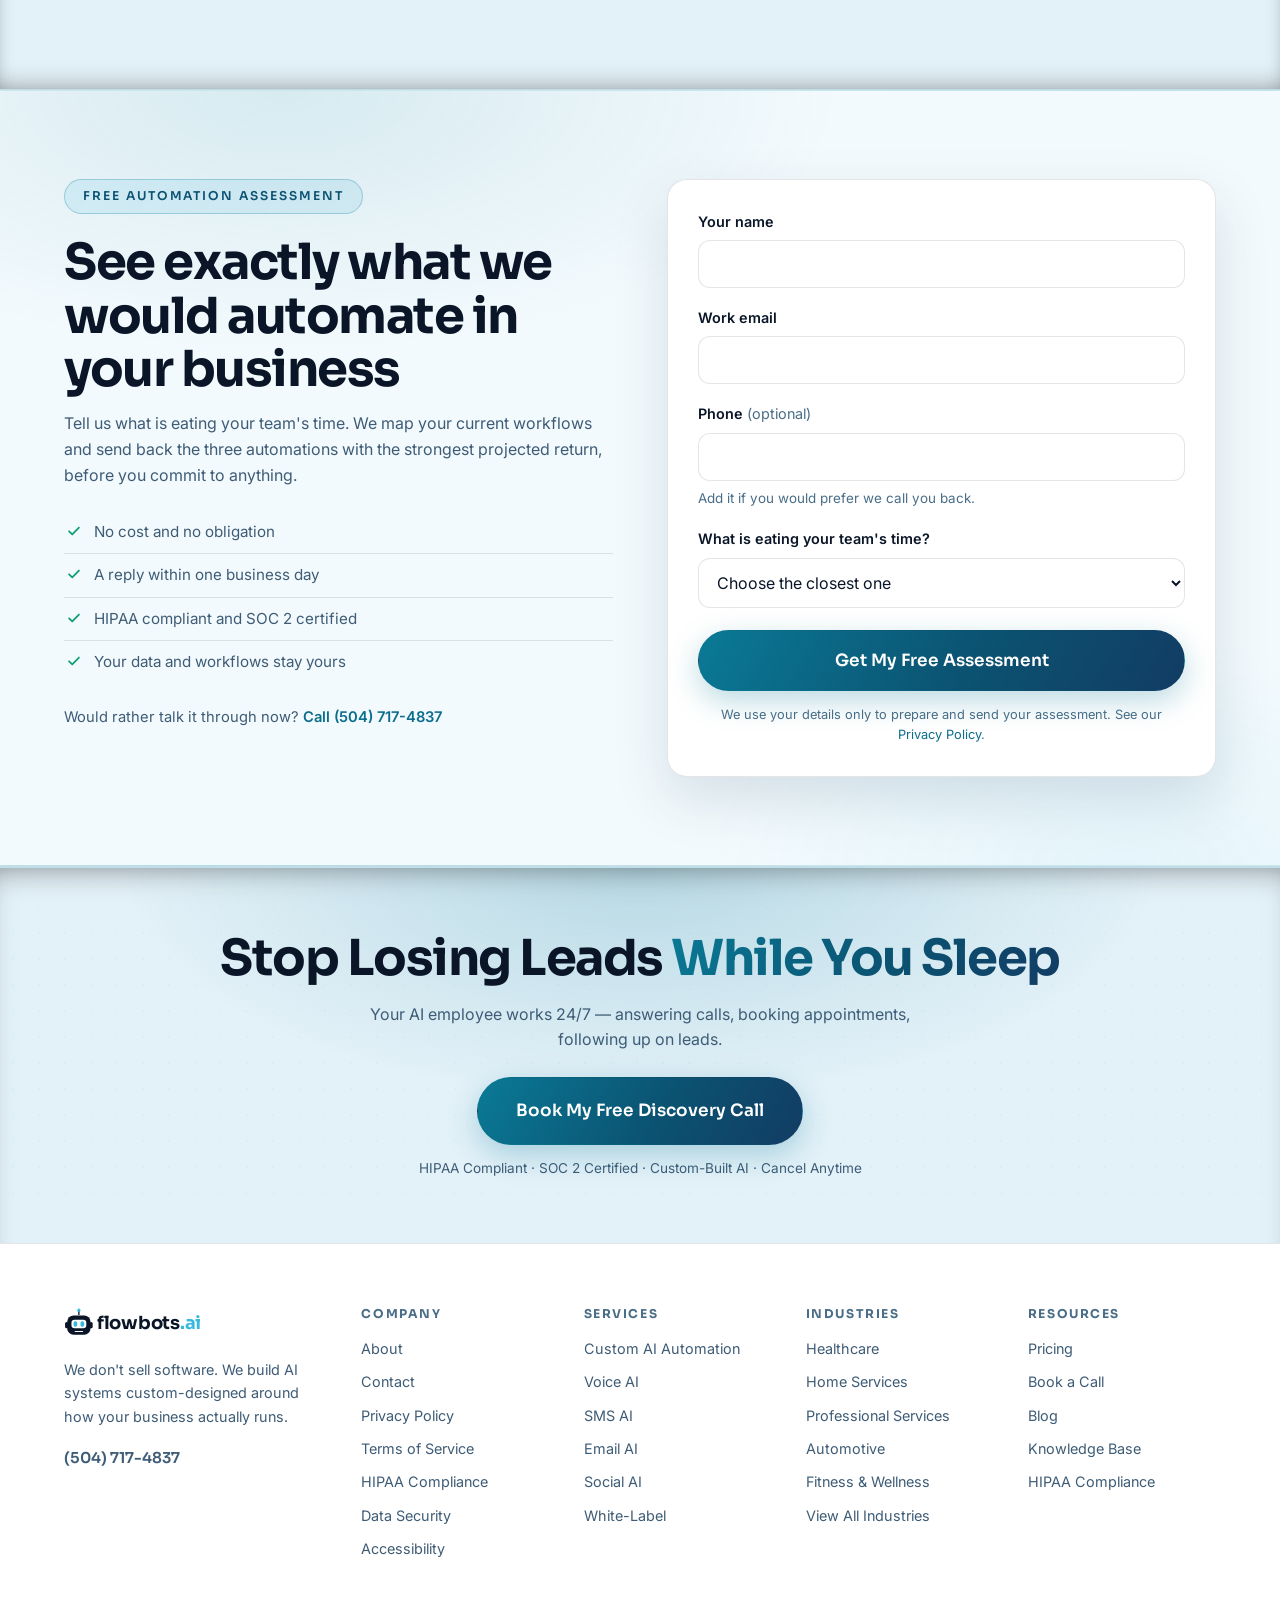
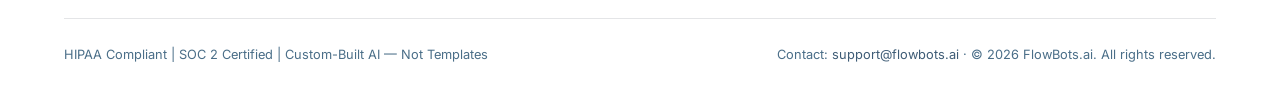
<file: industries.html>
<!DOCTYPE html>
<html lang="en">
<head>
<meta charset="UTF-8">
<meta name="viewport" content="width=device-width, initial-scale=1.0">
<title>Medical &amp; Dental Practices AI Automation | HIPAA-Compliant Voice AI | FlowBots.ai</title>
<meta name="description" content="Custom AI automation for medical and dental practices. Answer every call, follow up instantly, automate scheduling, and eliminate manual work with AI built for healthcare.">
<link rel="preconnect" href="https://fonts.googleapis.com">
<link rel="preconnect" href="https://fonts.gstatic.com" crossorigin>
<link href="https://fonts.googleapis.com/css2?family=Sora:wght@500;600;700&family=Inter:wght@400;500;600&display=swap" rel="stylesheet">
<link rel="stylesheet" href="style.css?v=73">
<script>/* These are the animated designs: motion is on unless a URL explicitly
   asks for ?motion=off. A production build should restore respect for
   prefers-reduced-motion; this is a review prototype. */
try{if(!/[?&]motion=off/.test(location.search))document.documentElement.classList.add('motion-on');}catch(e){}</script>
</head>
<body>
<svg class="icon-sprite" aria-hidden="true" focusable="false" style="position:absolute;width:0;height:0;overflow:hidden"><defs><symbol id="i-phone" viewBox="0 0 24 24"><path d="M6.2 3.5h3.1l1.5 3.9-2 1.4a12.4 12.4 0 0 0 6.4 6.4l1.4-2 3.9 1.5v3.1a2 2 0 0 1-2.2 2A16.6 16.6 0 0 1 4.2 5.7a2 2 0 0 1 2-2.2Z"/></symbol><symbol id="i-message" viewBox="0 0 24 24"><path d="M4 5.5h16v10.2H9.2L4 20V5.5Z"/><path d="M8.2 9.4h7.6M8.2 12.4h5"/></symbol><symbol id="i-shield" viewBox="0 0 24 24"><path d="M12 3.2 19 6v5.1c0 4.5-2.9 8-7 9.7-4.1-1.7-7-5.2-7-9.7V6l7-2.8Z"/><path d="M9.2 11.8 11.3 14l3.5-3.7"/></symbol><symbol id="i-plug" viewBox="0 0 24 24"><path d="M9 3.2v4.4M15 3.2v4.4M6.2 7.6h11.6v3.1a5.8 5.8 0 0 1-11.6 0V7.6ZM12 16.5v4.3"/></symbol><symbol id="i-gear" viewBox="0 0 24 24"><circle cx="12" cy="12" r="3.1"/><path d="M12 3.2v2.4M12 18.4v2.4M5.8 5.8l1.7 1.7M16.5 16.5l1.7 1.7M3.2 12h2.4M18.4 12h2.4M5.8 18.2l1.7-1.7M16.5 7.5l1.7-1.7"/></symbol><symbol id="i-chart" viewBox="0 0 24 24"><path d="M3.5 20.4h17"/><path d="M6.8 20.4v-6.2M11.4 20.4V7.6M16 20.4v-9.2"/></symbol><symbol id="i-sync" viewBox="0 0 24 24"><path d="M20.2 12a8.2 8.2 0 0 1-13.9 5.9M3.8 12A8.2 8.2 0 0 1 17.7 6.1"/><path d="M3.8 7.2V12h4.8M20.2 16.8V12h-4.8"/></symbol><symbol id="i-folder" viewBox="0 0 24 24"><path d="M3.6 6.4h5.6l2 2.4h9.2v10.8H3.6V6.4Z"/><path d="M3.6 11.6h16.8"/></symbol><symbol id="i-puzzle" viewBox="0 0 24 24"><path d="M9.4 4.2h5.2v2.3a1.7 1.7 0 1 0 3.4 0V4.2h1.8v5.2h-2.3a1.7 1.7 0 1 0 0 3.4h2.3v6.9H4.2v-6.9h2.3a1.7 1.7 0 1 0 0-3.4H4.2V4.2h5.2Z"/></symbol><symbol id="i-bolt" viewBox="0 0 24 24"><path d="M13.4 2.6 4.8 13.5h5.9l-1.1 7.9 8.6-10.9h-5.9l1.1-7.9Z"/></symbol><symbol id="i-lock" viewBox="0 0 24 24"><rect x="4.8" y="10.6" width="14.4" height="9.6" rx="2"/><path d="M8.2 10.6V7.9a3.8 3.8 0 0 1 7.6 0v2.7"/></symbol><symbol id="i-unlock" viewBox="0 0 24 24"><rect x="4.8" y="10.6" width="14.4" height="9.6" rx="2"/><path d="M8.2 10.6V7.9a3.8 3.8 0 0 1 7.1-1.9"/></symbol><symbol id="i-document" viewBox="0 0 24 24"><path d="M6.2 3.4h7.4l4.2 4.2v13H6.2V3.4Z"/><path d="M13.6 3.4v4.2h4.2M9.2 12.4h5.6M9.2 15.8h5.6"/></symbol><symbol id="i-flask" viewBox="0 0 24 24"><path d="M9.4 3.4v6.1L4.6 18a2 2 0 0 0 1.7 3h11.4a2 2 0 0 0 1.7-3l-4.8-8.5V3.4"/><path d="M8.2 3.4h7.6M7.4 14.2h9.2"/></symbol><symbol id="i-trending" viewBox="0 0 24 24"><path d="M3.4 16.8 9.2 11l3.7 3.7 7.7-7.7"/><path d="M15.4 7h5.2v5.2"/></symbol><symbol id="i-users" viewBox="0 0 24 24"><circle cx="9.2" cy="8.4" r="3.2"/><path d="M3.6 19.6a5.6 5.6 0 0 1 11.2 0"/><path d="M16.2 6.2a3 3 0 0 1 0 5.9M17.4 14.6a5 5 0 0 1 3.2 4.6"/></symbol><symbol id="i-bot" viewBox="0 0 24 24"><rect x="4.4" y="8.2" width="15.2" height="10.6" rx="3"/><path d="M12 4.2v4M9.4 12.6v1.8M14.6 12.6v1.8M2.6 12.4v3M21.4 12.4v3"/><circle cx="12" cy="3.2" r="1.2"/></symbol><symbol id="i-tools" viewBox="0 0 24 24"><path d="M14.8 6.4a3.8 3.8 0 0 0 5 5l-9.6 9.6a2.2 2.2 0 0 1-3.1-3.1l9.6-9.6a3.8 3.8 0 0 0-5-5"/></symbol><symbol id="i-receipt" viewBox="0 0 24 24"><path d="M6 3.4h12v17.2l-3-1.9-3 1.9-3-1.9-3 1.9V3.4Z"/><path d="M9 8.4h6M9 12.2h6"/></symbol><symbol id="i-star" viewBox="0 0 24 24"><path d="m12 3.4 2.7 5.5 6 .9-4.3 4.2 1 6-5.4-2.8-5.4 2.8 1-6L3.3 9.8l6-.9L12 3.4Z"/></symbol><symbol id="i-mic" viewBox="0 0 24 24"><rect x="9.2" y="2.6" width="5.6" height="10.8" rx="2.8"/><path d="M5.4 11.6a6.6 6.6 0 0 0 13.2 0M12 18.2v3.2"/></symbol><symbol id="i-repeat" viewBox="0 0 24 24"><path d="M4.2 9.4a4 4 0 0 1 4-4h11.6M19.8 14.6a4 4 0 0 1-4 4H4.2"/><path d="M16.6 2.4 19.8 5.4l-3.2 3M7.4 15.6 4.2 18.6l3.2 3"/></symbol><symbol id="i-cpu" viewBox="0 0 24 24"><rect x="7.6" y="7.6" width="8.8" height="8.8" rx="1.6"/><path d="M10.6 2.8v4.8M13.4 2.8v4.8M10.6 16.4v4.8M13.4 16.4v4.8M2.8 10.6h4.8M2.8 13.4h4.8M16.4 10.6h4.8M16.4 13.4h4.8"/></symbol><symbol id="i-calendar" viewBox="0 0 24 24"><rect x="3.8" y="5.4" width="16.4" height="15" rx="2"/><path d="M8.2 2.8v4.4M15.8 2.8v4.4M3.8 10.4h16.4"/></symbol><symbol id="i-card" viewBox="0 0 24 24"><rect x="2.8" y="5.2" width="18.4" height="13.6" rx="2.2"/><path d="M2.8 10h18.4M6.4 14.6h3.4"/></symbol><symbol id="i-ruler" viewBox="0 0 24 24"><path d="m3.4 15.4 12-12 5.2 5.2-12 12-5.2-5.2Z"/><path d="m7.4 11.4 2 2M10.6 8.2l2 2M13.8 5 15.8 7"/></symbol><symbol id="i-clock" viewBox="0 0 24 24"><circle cx="12" cy="12" r="8.6"/><path d="M12 6.8V12l3.4 2.2"/></symbol><symbol id="i-search" viewBox="0 0 24 24"><circle cx="10.8" cy="10.8" r="6.8"/><path d="m16 16 4.6 4.6"/></symbol><symbol id="i-graduation" viewBox="0 0 24 24"><path d="M2.8 8.6 12 4.2l9.2 4.4-9.2 4.4L2.8 8.6Z"/><path d="M6.6 10.6v5.2c0 1.6 2.4 2.9 5.4 2.9s5.4-1.3 5.4-2.9v-5.2M20.4 9v5.4"/></symbol><symbol id="i-target" viewBox="0 0 24 24"><circle cx="12" cy="12" r="8.4"/><circle cx="12" cy="12" r="4.6"/><circle cx="12" cy="12" r="1"/></symbol><symbol id="i-home" viewBox="0 0 24 24"><path d="M3.8 10.8 12 3.8l8.2 7v9.4H3.8v-9.4Z"/><path d="M9.4 20.2v-5.6h5.2v5.6"/></symbol><symbol id="i-health" viewBox="0 0 24 24"><path d="M6.2 3.2v5.4a4.6 4.6 0 0 0 9.2 0V3.2"/><path d="M4.4 3.2h3.6M13.6 3.2h3.6M10.8 13a5.4 5.4 0 0 0 5.4 5.2 3.6 3.6 0 0 0 3.6-3.6v-1.2"/><circle cx="19.8" cy="11.4" r="2"/></symbol><symbol id="i-building" viewBox="0 0 24 24"><path d="M4.2 20.6V8.2L12 3.4l7.8 4.8v12.4"/><path d="M3 20.6h18M8 11.4h2.4M13.6 11.4H16M8 15.4h2.4M13.6 15.4H16"/></symbol><symbol id="i-check" viewBox="0 0 24 24"><path d="m4.6 12.4 4.8 4.8 10-10.4"/></symbol><symbol id="i-x" viewBox="0 0 24 24"><path d="M6.2 6.2l11.6 11.6M17.8 6.2 6.2 17.8"/></symbol><symbol id="i-menu" viewBox="0 0 24 24"><path d="M3.8 7h16.4M3.8 12h16.4M3.8 17h16.4"/></symbol><symbol id="i-arrow-down" viewBox="0 0 24 24"><path d="M12 4.2v14.6M6.4 13.4 12 19l5.6-5.6"/></symbol><symbol id="i-mail" viewBox="0 0 24 24"><rect x="3.2" y="5.2" width="17.6" height="13.6" rx="2"/><path d="m3.8 6.6 8.2 6 8.2-6"/></symbol><symbol id="i-route" viewBox="0 0 24 24"><circle cx="6" cy="6" r="2.6"/><circle cx="18" cy="18" r="2.6"/><path d="M8.6 6h5.8a3.6 3.6 0 0 1 0 7.2H9.6a3.6 3.6 0 0 0 0 7.2h.4"/></symbol></defs></svg>

<div class="topbar">
  <b>HIPAA Compliant &amp; SOC 2 Certified</b><span class="sep">|</span><span class="hide-m">Fixed-Price Proposals — No Surprise Invoices</span><span class="sep hide-m">|</span><span class="hide-m">Custom-Built — Not Templates</span>
</div>

<header class="site-header">
  <div class="wrap nav">
    <a class="brand" href="index.html" aria-label="FlowBots.ai home">
      <svg xmlns="http://www.w3.org/2000/svg" width="200" height="38" viewBox="0 0 320 60" role="img" aria-label="flowbots.ai"><g transform="translate(2 4)"><path stroke="#0A1628" stroke-linecap="round" stroke-width="2.5" d="M26 0v8"/><circle cx="26" r="3" fill="#38BADF"/><rect width="44" height="36" x="4" y="10" fill="#0A1628" rx="12" ry="12"/><rect width="6" height="12" y="22" fill="#0A1628" rx="3" ry="3"/><rect width="6" height="12" x="46" y="22" fill="#0A1628" rx="3" ry="3"/><rect width="28" height="16" x="12" y="18" fill="#FFFFFF" rx="6" ry="6"/><rect width="7" height="10" x="16" y="21" fill="#38BADF" rx="3" ry="3"/><rect width="7" height="10" x="29" y="21" fill="#38BADF" rx="3" ry="3"/><path stroke="#FFFFFF" stroke-linecap="round" stroke-width="2" d="M19 40h14"/></g><text x="62" y="40" fill="#0A1628" font-family="'Sora','DM Sans',Arial,sans-serif" font-size="34" font-weight="700" letter-spacing="-.5">flowbots<tspan fill="#38BADF">.ai</tspan></text></svg>
    </a>
    <ul class="nav-links">
      <li><a href="solutions.html">Solutions</a></li>
      <li><a href="industries.html" aria-current="page">Industries</a></li>
      <li><a href="automations.html">Automations</a></li>
      <li><a href="pricing.html">Pricing</a></li>
      <li><a href="about.html">About</a></li>
      <li><a href="blog.html">Blog</a></li>
    </ul>
    <div class="nav-cta">
      <a class="nav-phone" href="tel:+15047174837" data-track="tel-click">(504) 717-4837</a>
      <a class="btn btn-primary" href="https://www.flowbots.ai/book-call/" data-track="cta-book">Book My Free Discovery Call</a>
      <button class="nav-toggle" aria-expanded="false" aria-label="Open menu"><svg class="ico" aria-hidden="true"><use href="#i-menu"></use></svg></button>
    </div>
  </div>
  <nav class="mobile-menu" aria-label="Mobile">
    <a href="solutions.html">Solutions</a>
    <a href="industries.html">Industries</a>
    <a href="automations.html">Automations</a>
    <a href="pricing.html">Pricing</a>
    <a href="about.html">About</a>
    <a href="blog.html">Blog</a>
    <a href="tel:+15047174837" data-track="tel-click">(504) 717-4837</a>
  </nav>
</header>

<main>

<!-- ============ HERO ============ -->
<section class="hero">
  <div class="wrap" style="position:relative">
    <nav class="crumbs" aria-label="Breadcrumb">
      <a href="index.html">Home</a><span class="sep">»</span><a href="industries.html">Industries</a><span class="sep">»</span><a href="industries.html">Healthcare</a><span class="sep">»</span>Medical &amp; Dental Practices
    </nav>
    <span class="chip">Healthcare</span>
    <h1>Medical &amp; Dental Practices <span class="grad-text">AI Automation</span></h1>
    <p class="lede">Custom AI automation for medical and dental practices. Answer every call, follow up instantly, automate scheduling, and eliminate manual work with AI built for healthcare.</p>
    <div class="cta-row">
      <a class="btn btn-primary btn-lg" href="https://www.flowbots.ai/book-call/" data-track="cta-book">Book My Free Discovery Call</a>
      <a class="btn btn-ghost btn-lg" href="pricing.html">See How It Works</a>
    </div>
    <p class="micro">30 minutes. Free. No pressure. No sales pitch.</p>

    <div class="stat-grid mt-4" style="grid-template-columns:repeat(auto-fit,minmax(220px,1fr))">
      <div class="stat"><b class="countup" data-target="34" data-suffix="%">0%</b><span class="stat-label">Fewer No-Shows</span></div>
      <div class="stat"><b>24/7</b><span class="stat-label">Patient Intake</span></div>
      <div class="stat"><b>&lt;1s</b><span class="stat-label">Response Time</span></div>
    </div>

    <p class="hero-trust"><b>HIPAA Compliant · SOC 2 Certified · Custom-Built AI</b><br>Direct: <a href="tel:+15047174837" data-track="tel-click">(504) 717-4837</a></p>
  </div>
</section>

<!-- ============ INDUSTRY FACTS ============ -->
<section class="sec-panel">
  <div class="wrap">
    <div class="section-head center reveal">
      <span class="eyebrow">Industry Facts</span>
      <h2>What Missed Calls Cost a <span class="grad-text">Healthcare Practice</span></h2>
    </div>
    <div class="stat-grid reveal" style="grid-template-columns:repeat(auto-fit,minmax(220px,1fr))">
      <div class="stat"><b class="countup" data-target="62" data-suffix="%">0%</b><span class="stat-label">Of business calls go unanswered</span><span class="stat-src">411 Locals · 2024 Study</span></div>
      <div class="stat"><b class="countup" data-target="126" data-prefix="$" data-suffix="K">$0K</b><span class="stat-label">Lost annually to missed calls</span><span class="stat-src">Numa / Phone2 · AgentZap 2026</span></div>
      <div class="stat"><b class="countup" data-target="391" data-suffix="%">0%</b><span class="stat-label">More conversions with &lt;60s response</span><span class="stat-src">Velocify · RevenueHero 2024</span></div>
    </div>
  </div>
</section>

<!-- ============ BEFORE / AFTER ============ -->
<section class="sec-grid">
  <div class="wrap">
    <div class="section-head reveal">
      <span class="eyebrow">The Transformation</span>
      <h2>What's Eating Your Time vs. <span class="grad-text">How FlowBots Solves It</span></h2>
    </div>
    <div class="cmp reveal">
      <div class="cmp-col bad">
        <span class="cmp-tag">Before</span>
        <h3>What's Eating Your Time</h3>
        <ul>
          <li>Missing calls &amp; losing leads to competitors</li>
          <li>Slow follow-ups — leads go cold in minutes</li>
          <li>Hours wasted on manual data entry &amp; admin</li>
          <li>Inconsistent processes &amp; compliance gaps</li>
        </ul>
      </div>
      <div class="cmp-col good">
        <span class="cmp-tag">After</span>
        <h3>How FlowBots Solves It</h3>
        <ul>
          <li>AI answers every call 24/7, books appointments</li>
          <li>Instant follow-ups via SMS, email, and voice</li>
          <li>Automated data entry, CRM updates, reporting</li>
          <li>Consistent, compliant operations with audit trails</li>
        </ul>
      </div>
    </div>
  </div>
</section>

<!-- ============ WHAT WE AUTOMATE ============ -->
<section class="sec-wash">
  <div class="wrap">
    <div class="section-head reveal">
      <span class="eyebrow">What We Automate</span>
      <h2>Built for How a <span class="grad-text">Practice Actually Runs</span></h2>
    </div>
    <div class="grid-3">
      <div class="card reveal"><div class="card-icon" aria-hidden="true"><svg class="ico" aria-hidden="true"><use href="#i-phone"></use></svg></div><h3>Call Handling 24/7</h3><p>AI answers, qualifies, and routes every inbound call — no hold times, no voicemails.</p></div>
      <div class="card reveal"><div class="card-icon" aria-hidden="true"><svg class="ico" aria-hidden="true"><use href="#i-calendar"></use></svg></div><h3>Scheduling &amp; Reminders</h3><p>Automated booking synced to your calendar with SMS reminders that cut no-shows by 40%.</p></div>
      <div class="card reveal"><div class="card-icon" aria-hidden="true"><svg class="ico" aria-hidden="true"><use href="#i-message"></use></svg></div><h3>Follow-Up Campaigns</h3><p>Multi-channel follow-up sequences via SMS, email, and voice that drive conversions.</p></div>
      <div class="card reveal"><div class="card-icon" aria-hidden="true"><svg class="ico" aria-hidden="true"><use href="#i-sync"></use></svg></div><h3>CRM Automation</h3><p>Automatic data entry, lead scoring, pipeline updates — your CRM stays accurate.</p></div>
      <div class="card reveal"><div class="card-icon" aria-hidden="true"><svg class="ico" aria-hidden="true"><use href="#i-shield"></use></svg></div><h3>Compliance &amp; Docs</h3><p>Automated compliance workflows and documentation tailored to your industry.</p></div>
      <div class="card reveal"><div class="card-icon" aria-hidden="true"><svg class="ico" aria-hidden="true"><use href="#i-card"></use></svg></div><h3>Payment Collection</h3><p>Automated invoicing, reminders, and collection follow-ups that improve cash flow.</p></div>
    </div>
  </div>
</section>

<!-- ============ LONG-FORM PART 1 ============ -->
<section class="sec-inset">
  <div class="wrap">
    <div class="prose reveal" style="margin:0 auto">
      <h2>Your Front Desk Is the Bottleneck You Cannot Staff Away</h2>
      <p>Medical and dental practices lose an estimated 25% to 35% of new patient calls because no one picked up the phone at the right time.</p>
      <p>At $38,000 to $45,000 per year in salary, benefits, and training costs — plus the 25% annual turnover rate for medical office support roles — adding headcount is expensive and temporary.</p>
      <p>FlowBots.ai builds AI voice agents for medical and dental practices that answer every call, schedule appointments in real time, and handle insurance verification questions — all while staying fully HIPAA compliant.</p>

      <h2>How AI Handles Patient Calls</h2>
      <p>FlowBots.ai voice AI answers inbound patient calls with a natural-sounding conversational agent trained on your practice's specific scheduling rules, provider availability, insurance panels, and appointment types.</p>
      <p>The AI voice agent connects directly to practice management systems like Dentrix, Eaglesoft, and Open Dental to check real-time availability and book appointments without human intervention.</p>
      <p>When a patient calls to schedule a cleaning, the FlowBots.ai dental AI agent checks hygienist availability in Dentrix or Eaglesoft, confirms the patient&rsquo;s insurance is active, and books the appointment, all within a two-minute phone call.</p>
      <p>For medical practices, FlowBots.ai voice AI handles appointment scheduling, prescription refill requests, lab result inquiries, and referral coordination. The AI agent knows which calls require clinical staff and transfers those immediately — never attempting to provide medical advice or make clinical decisions.</p>

      <h2>After-Hours Calls Are the Biggest Revenue Leak</h2>
      <p>After-hours calls represent one of the biggest revenue leaks in medical and dental practices. A patient with a toothache at 8 PM is ready to book right now. An answering service takes a message. FlowBots.ai dental AI books the appointment.</p>
      <p>Practices using FlowBots.ai after-hours AI report capturing 15 to 22 additional new patient appointments per month that would have been lost to voicemail or next-day callbacks.</p>

      <h2>Cutting the No-Show Rate</h2>
      <p>The average dental practice has a no-show rate between 10% and 15%. For a practice generating $1.2 million in annual revenue, that translates to $120,000 to $180,000 in lost production.</p>
      <p>FlowBots.ai automated recall campaigns reduce no-show rates by an average of 34% through multi-channel reminders — voice calls, SMS messages, and email sequences timed to patient behavior patterns.</p>
      <p>The AI analyzes patient history to identify high-risk no-show patients and escalates outreach for those appointments.</p>
    </div>
  </div>
</section>

<!-- ============ BEFORE / AFTER TABLE ============ -->
<section>
  <div class="wrap">
    <div class="section-head reveal">
      <span class="eyebrow">By the Numbers</span>
      <h2>Before FlowBots vs. <span class="grad-text">After FlowBots</span></h2>
    </div>
    <div class="table-wrap reveal">
      <table>
        <thead><tr><th scope="col">Metric</th><th scope="col">Before</th><th scope="col">After</th></tr></thead>
        <tbody>
          <tr><td>Calls answered on first ring</td><td>38% during business hours</td><td class="hl">100% — 24 hours, 7 days</td></tr>
          <tr><td>New patient call-to-booking rate</td><td>42%</td><td class="hl">78%</td></tr>
          <tr><td>No-show rate</td><td>12-15%</td><td class="hl">8-10%</td></tr>
          <tr><td>After-hours patient capture</td><td>Voicemail (12% callback rate)</td><td class="hl">AI booking (67% conversion)</td></tr>
          <tr><td>Insurance verification time</td><td>8-12 minutes per patient</td><td class="hl">Under 2 minutes (automated)</td></tr>
          <tr><td>Front desk staff hours on phones</td><td>30-40 hours/week</td><td class="hl">8-12 hours/week</td></tr>
          <tr><td>Recall campaign response rate</td><td>18% (postcards/manual calls)</td><td class="hl">47% (AI multi-channel)</td></tr>
        </tbody>
      </table>
    </div>
  </div>
</section>

<!-- ============ LONG-FORM PART 2 ============ -->
<section class="sec-rule">
  <div class="wrap">
    <div class="prose reveal" style="margin:0 auto">
      <h2>Why Answering Services Fail Medical and Dental Practices</h2>
      <p>Answering services cost $200 to $500 per month, and the operators taking your calls cannot access Dentrix, Eaglesoft, or Open Dental. All they can do is take a message — and studies show only 30% to 40% of those messages result in a returned call within 24 hours.</p>
      <p>Every message that sits overnight is a patient who may book elsewhere. FlowBots.ai medical and dental AI eliminates the message-and-callback loop entirely by resolving patient requests in real time, during the initial call.</p>

      <h2>The Hidden Cost of Hiring Another Front Desk Person</h2>
      <p>A front desk hire costs $38,000 to $45,000 annually in salary alone. Once benefits and training are included, the true first-year cost exceeds $55,000.</p>
      <p>With 25% annual turnover in medical office support roles, many practices repeat this cycle every 18 to 24 months.</p>
      <p>FlowBots.ai custom AI automation for medical and dental practices handles the call volume equivalent of 2 to 3 full-time front desk staff — at a fraction of the annual cost and without turnover risk.</p>

      <h2>How Does FlowBots.ai Integrate with Dentrix, Eaglesoft, and Open Dental?</h2>
      <p>FlowBots.ai connects to practice management systems through secure API integrations with bidirectional data flow, so the schedule the AI reads and the schedule your staff sees are always the same schedule.</p>
      <p>Integration setup typically takes 2 to 4 weeks, with full deployment completed within 6 to 8 weeks.</p>

      <h2>Is FlowBots.ai HIPAA Compliant for Medical and Dental Practices?</h2>
      <p>FlowBots.ai signs a Business Associate Agreement (BAA) with every healthcare client.</p>
      <p>All voice recordings, SMS logs, and patient data are encrypted in transit and at rest using AES-256 encryption.</p>
      <p>Patient data is stored in HIPAA-compliant infrastructure with complete audit trails, role-based access controls, and automatic data retention policies.</p>
      <p>The AI never stores PHI beyond what is necessary for the immediate transaction, and no patient data is used to train AI models or shared with third parties.</p>
    </div>
  </div>
</section>

<!-- ============ FAQ ============ -->
<section class="sec-panel">
  <div class="wrap">
    <div class="section-head reveal">
      <span class="eyebrow">Common Questions</span>
      <h2>Everything <span class="grad-text">You Need to Know</span></h2>
      <p>Straight answers. No fluff.</p>
    </div>
    <div class="faq reveal">
      <details open>
        <summary><span class="q-tag">Timeline</span>How long does deployment take for a practice?</summary>
        <div class="faq-a">Integration setup typically takes 2 to 4 weeks, with full deployment completed within 6 to 8 weeks. Rollout is supervised, so your team reviews how the AI is handling live patient calls before it runs on its own.</div>
      </details>
      <details>
        <summary><span class="q-tag">Patients</span>Will patients know they are talking to AI?</summary>
        <div class="faq-a">Transparent disclosure is recommended. Telling patients up front that they are speaking with your practice's automated assistant sets the right expectation, and the AI transfers to your staff the moment a call requires a human.</div>
      </details>
      <details>
        <summary><span class="q-tag">Clinical</span>What happens when a call needs clinical judgment?</summary>
        <div class="faq-a">The AI agent knows which calls require clinical staff and transfers those immediately, with the details it has already collected. It never attempts to provide medical advice or make clinical decisions. The AI never guesses or improvises on clinical matters.</div>
      </details>
      <details>
        <summary><span class="q-tag">Insurance</span>Can the AI handle insurance verification?</summary>
        <div class="faq-a">Yes. Insurance verification that takes a front desk team 8 to 12 minutes per patient is completed in under 2 minutes, automatically, and the AI is trained on your practice's insurance panels so callers get accurate answers on the first call.</div>
      </details>
      <details>
        <summary><span class="q-tag">Pricing</span>What does this cost for a medical or dental practice?</summary>
        <div class="faq-a">$25,000 to $60,000 for single-location practices. Multi-location practices and dental groups invest $75,000 to $180,000. Most practices recover the full investment within 4 to 7 months.</div>
      </details>
    </div>
  </div>
</section>

<!-- ============ PRICING BAND ============ -->
<section class="sec-grid">
  <div class="wrap">
    <div class="band reveal">
      <div>
        <h2>Transparent Pricing. Your Data Stays Yours.</h2>
        <p>You know exactly what you're paying before any work begins. No surprise invoices. No scope creep charges. The code, the automations, the integrations — it's all yours.</p>
      </div>
      <div class="cta-col">
        <a class="btn btn-primary btn-lg" href="pricing.html">See Pricing</a>
        <p class="micro">Projects range from $15,000 to $300,000.</p>
      </div>
    </div>
  </div>
</section>

<!-- ============ ASSESSMENT BAND ============ -->
<section class="sec-wash" style="padding-top:0">
  <div class="wrap">
    <div class="band reveal">
      <div>
        <h2>Get Your Free Medical &amp; Dental Practices Automation Assessment</h2>
        <p>We'll map your current workflows and show you exactly what can be automated — with projected ROI numbers.</p>
      </div>
      <div class="cta-col">
        <a class="btn btn-primary btn-lg" href="#assessment" data-track="cta-assessment">Get My Free Assessment</a>
        <p class="micro">30-minute call. We'll show you your top 3 automation opportunities.</p>
      </div>
    </div>
  </div>
</section>

<!-- ============ CLOSING ============ -->
<section>
  <div class="wrap">
    <div class="section-head center reveal">
      <h2>Stop Losing Patients <span class="grad-text">to Voicemail</span></h2>
      <p>Every unanswered call is a patient who books somewhere else. Every no-show is an empty chair that costs your practice $200 to $400 in lost production. FlowBots.ai medical and dental AI answers every call, fills every cancellation, and follows up on every recall — so your healthcare practice grows without adding headcount.</p>
    </div>
    <p class="center reveal"><a class="btn btn-primary btn-lg" href="https://www.flowbots.ai/book-call/" data-track="cta-book">Book My Free Discovery Call</a></p>
    <p class="micro center reveal">Or call us directly: <a href="tel:+15047174837" data-track="tel-click">(504) 717-4837</a></p>
  </div>
</section>

<!-- ============ RELATED INDUSTRIES ============ -->
<section class="sec-inset">
  <div class="wrap">
    <div class="section-head reveal">
      <span class="eyebrow">Related</span>
      <h2>More <span class="grad-text">Healthcare Industries</span></h2>
    </div>
    <div class="chips reveal" style="margin-top:0">
      <span>Chiropractic Offices</span>
      <span>Home Healthcare Services</span>
      <span>Mental Health &amp; Therapy</span>
      <span>Optometry &amp; Vision Centers</span>
      <span>Pain Management Clinics</span>
      <span>Physical Therapy Centers</span>
      <span>Plastic Surgery &amp; Med Spas</span>
      <span>Urgent Care Centers</span>
      <span>Veterinary Clinics</span>
    </div>
  </div>
</section>


<section class="lead-section sec-feature" id="assessment">
  <div class="wrap lead-grid">
    <div class="lead-copy">
      <span class="eyebrow">Free Automation Assessment</span>
      <h2>See exactly what we would automate in your business</h2>
      <p>Tell us what is eating your team's time. We map your current workflows and send back the three automations with the strongest projected return, before you commit to anything.</p>
      <ul class="lead-assure">
        <li>No cost and no obligation</li>
        <li>A reply within one business day</li>
        <li>HIPAA compliant and SOC 2 certified</li>
        <li>Your data and workflows stay yours</li>
      </ul>
      <p class="lead-alt">Would rather talk it through now? <a href="tel:+15047174837" data-track="tel-click">Call (504) 717-4837</a></p>
    </div>

    <form class="lead-form" novalidate data-leadform>
      <div class="field">
        <label for="lf-name">Your name</label>
        <input id="lf-name" name="name" type="text" autocomplete="name" required aria-describedby="lf-name-err">
        <span class="field-err" id="lf-name-err" role="alert"></span>
      </div>
      <div class="field">
        <label for="lf-email">Work email</label>
        <input id="lf-email" name="email" type="email" autocomplete="email" inputmode="email" required aria-describedby="lf-email-err">
        <span class="field-err" id="lf-email-err" role="alert"></span>
      </div>
      <div class="field">
        <label for="lf-phone">Phone <span class="opt">(optional)</span></label>
        <input id="lf-phone" name="phone" type="tel" autocomplete="tel" inputmode="tel" aria-describedby="lf-phone-hint">
        <span class="field-hint" id="lf-phone-hint">Add it if you would prefer we call you back.</span>
      </div>
      <div class="field">
        <label for="lf-problem">What is eating your team's time?</label>
        <select id="lf-problem" name="problem" required aria-describedby="lf-problem-err">
          <option value="">Choose the closest one</option>
          <option>We are missing calls after hours</option>
          <option>Leads go cold before we follow up</option>
          <option>My team is buried in repetitive tasks</option>
          <option>We need to scale without hiring</option>
          <option>Something else</option>
        </select>
        <span class="field-err" id="lf-problem-err" role="alert"></span>
      </div>
      <button type="submit" class="btn btn-primary btn-lg lead-submit">Get My Free Assessment</button>
      <p class="lead-privacy">We use your details only to prepare and send your assessment. See our <a href="https://www.flowbots.ai/privacy-policy/">Privacy Policy</a>.</p>
    </form>

    <div class="lead-success" hidden role="status">
      <span class="lead-tick" aria-hidden="true">
        <svg class="ico" aria-hidden="true"><use href="#i-check"></use></svg>
      </span>
      <h3>Your assessment request is in</h3>
      <p>We will map your workflows and reply within one business day with the three automations we would build first, and what each is worth.</p>
      <p class="lead-alt">Need it sooner? <a href="tel:+15047174837" data-track="tel-click">Call (504) 717-4837</a></p>
    </div>
  </div>
</section>

<!-- ============ PRE-FOOTER CTA ============ -->
<section class="prefoot">
  <div class="wrap">
    <h2 class="reveal">Stop Losing Leads <span class="grad-text">While You Sleep</span></h2>
    <p class="reveal">Your AI employee works 24/7 — answering calls, booking appointments, following up on leads.</p>
    <div class="reveal">
      <a class="btn btn-primary btn-lg" href="https://www.flowbots.ai/book-call/" data-track="cta-book">Book My Free Discovery Call</a>
      <p class="micro">HIPAA Compliant · SOC 2 Certified · Custom-Built AI · Cancel Anytime</p>
    </div>
  </div>
</section>

</main>

<footer class="site-footer">
  <div class="wrap">
    <div class="footer-grid">
      <div>
        <svg xmlns="http://www.w3.org/2000/svg" width="170" height="32" viewBox="0 0 320 60" role="img" aria-label="flowbots.ai"><g transform="translate(2 4)"><path stroke="#0A1628" stroke-linecap="round" stroke-width="2.5" d="M26 0v8"/><circle cx="26" r="3" fill="#38BADF"/><rect width="44" height="36" x="4" y="10" fill="#0A1628" rx="12" ry="12"/><rect width="6" height="12" y="22" fill="#0A1628" rx="3" ry="3"/><rect width="6" height="12" x="46" y="22" fill="#0A1628" rx="3" ry="3"/><rect width="28" height="16" x="12" y="18" fill="#FFFFFF" rx="6" ry="6"/><rect width="7" height="10" x="16" y="21" fill="#38BADF" rx="3" ry="3"/><rect width="7" height="10" x="29" y="21" fill="#38BADF" rx="3" ry="3"/><path stroke="#FFFFFF" stroke-linecap="round" stroke-width="2" d="M19 40h14"/></g><text x="62" y="40" fill="#0A1628" font-family="'Sora','DM Sans',Arial,sans-serif" font-size="34" font-weight="700" letter-spacing="-.5">flowbots<tspan fill="#38BADF">.ai</tspan></text></svg>
        <p class="footer-tag">We don't sell software. We build AI systems custom-designed around how your business actually runs.</p>
        <p><a href="tel:+15047174837" data-track="tel-click" class="nav-phone">(504) 717-4837</a></p>
      </div>
      <div>
        <h4>Company</h4>
        <ul>
          <li><a href="about.html">About</a></li>
          <li><a href="https://www.flowbots.ai/contact/">Contact</a></li>
          <li><a href="https://www.flowbots.ai/privacy-policy/">Privacy Policy</a></li>
          <li><a href="https://www.flowbots.ai/terms-of-service/">Terms of Service</a></li>
          <li><a href="https://www.flowbots.ai/hipaa-compliance/">HIPAA Compliance</a></li>
          <li><a href="https://www.flowbots.ai/data-security/">Data Security</a></li>
          <li><a href="https://www.flowbots.ai/accessibility/">Accessibility</a></li>
        </ul>
      </div>
      <div>
        <h4>Services</h4>
        <ul>
          <li><a href="automations.html">Custom AI Automation</a></li>
          <li><a href="solutions.html">Voice AI</a></li>
          <li><a href="solutions.html">SMS AI</a></li>
          <li><a href="solutions.html">Email AI</a></li>
          <li><a href="solutions.html">Social AI</a></li>
          <li><a href="solutions.html">White-Label</a></li>
        </ul>
      </div>
      <div>
        <h4>Industries</h4>
        <ul>
          <li><a href="industries.html">Healthcare</a></li>
          <li><a href="industries.html">Home Services</a></li>
          <li><a href="industries.html">Professional Services</a></li>
          <li><a href="industries.html">Automotive</a></li>
          <li><a href="industries.html">Fitness &amp; Wellness</a></li>
          <li><a href="industries.html">View All Industries</a></li>
        </ul>
      </div>
      <div>
        <h4>Resources</h4>
        <ul>
          <li><a href="pricing.html">Pricing</a></li>
          <li><a href="https://www.flowbots.ai/book-call/" data-track="cta-book">Book a Call</a></li>
          <li><a href="blog.html">Blog</a></li>
          <li><a href="https://www.flowbots.ai/ai-automation-knowledge-base/">Knowledge Base</a></li>
          <li><a href="https://www.flowbots.ai/hipaa-compliance/">HIPAA Compliance</a></li>
        </ul>
      </div>
    </div>
    <div class="footer-bottom">
      <span>HIPAA Compliant | SOC 2 Certified | Custom-Built AI — Not Templates</span>
      <span>Contact: <a href="mailto:support@flowbots.ai">support@flowbots.ai</a> · © 2026 FlowBots.ai. All rights reserved.</span>
    </div>
  </div>
</footer>

<div class="sticky-cta">
  <a class="btn btn-ghost" href="tel:+15047174837">Call Us</a>
  <a class="btn btn-primary" href="https://www.flowbots.ai/book-call/" data-track="cta-book">Book Free Call</a>
</div>


<button type="button" class="to-top" aria-label="Back to top" hidden><svg class="ico" aria-hidden="true"><use href="#i-arrow-down"></use></svg></button>
<!-- review control: device preview. Not part of the design. -->
<div class="rv-device" role="group" aria-label="Device preview">
  <span class="rv-label">View</span>
  <button type="button" data-rv="desktop" aria-pressed="true">Desktop</button>
  <button type="button" data-rv="tablet" aria-pressed="false">Tablet</button>
  <button type="button" data-rv="mobile" aria-pressed="false">Mobile</button>
</div>
<script>
(function(){
  /* Device preview needs a real viewport, not a narrowed container: CSS media
     queries answer to the viewport, so shrinking the page would show the
     desktop layout at a small width. Tablet and mobile therefore hand off to
     preview.html, which frames this same page in an iframe. */
  var bar = document.querySelector('.rv-device');
  if (!bar) return;
  var page = location.pathname.split('/').pop() || 'index.html';
  bar.addEventListener('click', function(e){
    var b = e.target.closest('[data-rv]');
    if (!b) return;
    var d = b.getAttribute('data-rv');
    if (d === 'desktop') return;
    location.href = 'preview.html?page=' + encodeURIComponent(page) + '&device=' + d;
  });
})();
</script>

<script src="app.js?v=73"></script>
</body>
</html>
</file>
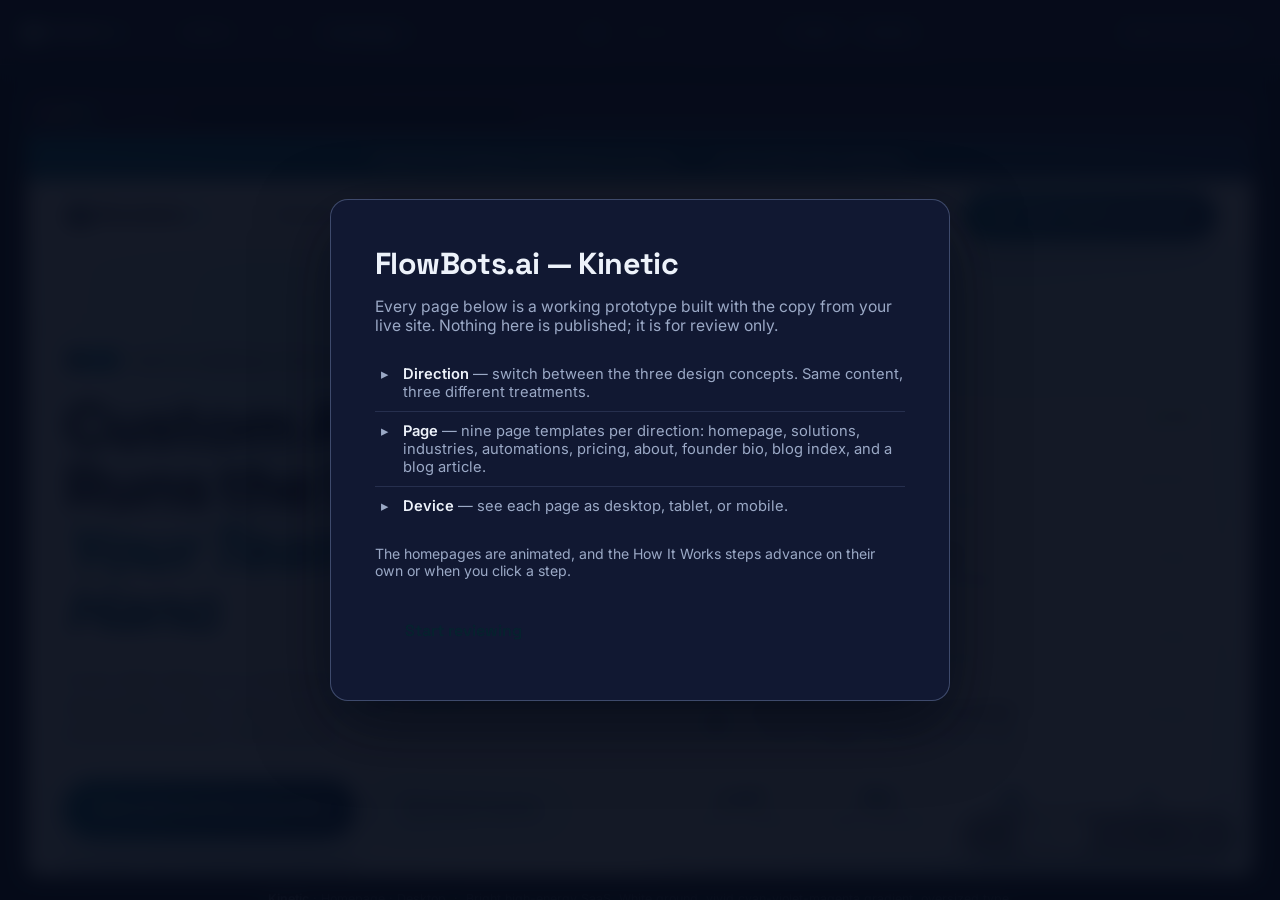
<file: preview.html>
<!DOCTYPE html>
<html lang="en">
<head>
<meta charset="UTF-8">
<meta http-equiv="Cache-Control" content="no-cache, no-store, must-revalidate">
<meta http-equiv="Pragma" content="no-cache">
<meta http-equiv="Expires" content="0">
<meta name="viewport" content="width=device-width, initial-scale=1.0">
<title>FlowBots.ai — Kinetic</title>
<meta name="description" content="Three design directions for flowbots.ai. Switch direction, page, and device.">
<link rel="preconnect" href="https://fonts.googleapis.com">
<link rel="preconnect" href="https://fonts.gstatic.com" crossorigin>
<link href="https://fonts.googleapis.com/css2?family=Space+Grotesk:wght@500;600;700&family=Inter:wght@400;500;600&display=swap" rel="stylesheet">
<style>
:root{
  --bg:#0B1020;
  --panel:#111832;
  --panel-2:#161F3E;
  --line:rgba(150,170,220,.16);
  --line-2:rgba(150,170,220,.34);
  --ink:#EDF2FA;
  --muted:#9BA9C6;
  --faint:#6B7896;
  --cyan:#38BADF;
  --cyan-bright:#6FD8F6;
  --ink-dark:#06222E;
  --shadow:0 24px 70px rgba(2,6,20,.6);
  --font-display:"Space Grotesk",system-ui,sans-serif;
  --font-body:"Inter",system-ui,sans-serif;
}
*{margin:0;padding:0;box-sizing:border-box}
html,body{height:100%}
body{
  font-family:var(--font-body);background:var(--bg);color:var(--ink);
  display:flex;flex-direction:column;overflow:hidden;-webkit-font-smoothing:antialiased;
}
button{font:inherit;cursor:pointer}
:focus-visible{outline:2px solid var(--blue-deep);outline-offset:2px;border-radius:6px}

/* ---------- top control bar ---------- */
.bar{
  flex-shrink:0;background:var(--panel);border-bottom:1px solid var(--line);
  display:flex;align-items:center;gap:22px;padding:12px 20px;flex-wrap:wrap;
}
.bar-brand{display:flex;align-items:center;gap:12px;flex-shrink:0}
.bar-brand svg{height:26px;width:auto}
.bar-brand .tag{
  font-family:var(--font-display);font-size:.68rem;font-weight:600;letter-spacing:.14em;
  text-transform:uppercase;color:var(--blue-deep);border:1px solid var(--line-2);
  border-radius:999px;padding:4px 11px;white-space:nowrap;
}
.group{display:flex;align-items:center;gap:10px}
.group-label{
  font-family:var(--font-display);font-size:.66rem;font-weight:600;letter-spacing:.15em;
  text-transform:uppercase;color:var(--faint);white-space:nowrap;
}
.seg{display:flex;background:var(--panel-2);border:1px solid var(--line);border-radius:10px;padding:3px;gap:2px}
.seg button{
  background:none;border:0;color:var(--muted);padding:8px 15px;border-radius:7px;
  font-size:.86rem;font-weight:500;transition:background .16s,color .16s;white-space:nowrap;
  display:flex;align-items:center;gap:7px;
}
.seg button:hover{color:var(--ink)}
.seg button[aria-pressed="true"]{background:var(--blue-deep);color:var(--ink-dark);font-weight:600}
.seg .swatch{width:9px;height:9px;border-radius:50%;flex-shrink:0}
.sw1{background:linear-gradient(135deg,#0A1628 50%,#38BADF 50%)}
.sw2{background:linear-gradient(135deg,#FBFAF7 50%,#0E8FB4 50%)}
.sw3{background:linear-gradient(135deg,#38BADF,#7B6CF6 55%,#C86DD7)}

select{
  background:var(--panel-2);border:1px solid var(--line);color:var(--ink);
  padding:9px 13px;border-radius:9px;font-size:.88rem;font-family:inherit;min-width:190px;
}
select:hover{border-color:var(--line-2)}

.bar-right{margin-left:auto;display:flex;align-items:center;gap:12px}
.linkbtn{
  background:var(--panel-2);border:1px solid var(--line);color:var(--muted);
  padding:9px 15px;border-radius:9px;font-size:.84rem;font-weight:500;
  display:inline-flex;align-items:center;gap:7px;text-decoration:none;transition:all .16s;
}
.linkbtn:hover{color:var(--ink);border-color:var(--line-2)}

/* ---------- stage ---------- */
.stage{
  flex:1;min-height:0;display:block;overflow:auto;padding:26px;
  background:
    radial-gradient(900px 500px at 50% -10%,rgba(56,186,223,.08),transparent 65%),
    var(--bg);
}
/* Block layout, not flex: as a flex child the wrapper shrink-fits and the
   device widths below resolve against a collapsed parent instead of the stage. */
.stage-inner{max-width:100%}
.frame-wrap{
  transition:width .3s cubic-bezier(.2,.8,.3,1);
  width:100%;max-width:100%;margin:0 auto;
}
.frame-wrap.desktop{width:100%;max-width:1600px}
.frame-wrap{--frame-bg:#FFFFFF}
.frame-wrap.tablet{width:834px;max-width:100%}
.frame-wrap.mobile{width:412px;max-width:100%}

.device{
  background:var(--panel);border:1px solid var(--line-2);border-radius:14px;
  box-shadow:var(--shadow);overflow:hidden;display:flex;flex-direction:column;
}
.frame-wrap.tablet .device,.frame-wrap.mobile .device{border-radius:26px;padding:10px;background:#1A2340}
.frame-wrap.mobile .device{border-radius:34px;padding:11px}
.device-chrome{
  display:flex;align-items:center;gap:8px;padding:9px 14px;
  border-bottom:1px solid var(--line);background:var(--panel-2);flex-shrink:0;
}
.frame-wrap.tablet .device-chrome,.frame-wrap.mobile .device-chrome{display:none}
.device-chrome .dot{width:10px;height:10px;border-radius:50%}
.dot-r{background:#FF6B6B}.dot-y{background:#FFC65C}.dot-g{background:#3FDFA5}
.device-chrome .url{
  margin-left:12px;background:var(--bg);border:1px solid var(--line);border-radius:6px;
  padding:4px 12px;font-size:.75rem;color:var(--faint);flex:1;max-width:420px;
}
.notch{
  display:none;height:22px;align-items:center;justify-content:center;flex-shrink:0;
}
.frame-wrap.mobile .notch{display:flex}
.notch::before{content:"";width:110px;height:5px;border-radius:3px;background:rgba(255,255,255,.22)}

iframe{
  width:100%;border:0;display:block;background:var(--frame-bg,#0A1628);
  height:calc(100vh - 160px);
}
.frame-wrap.tablet iframe{height:1100px;max-height:calc(100vh - 130px);border-radius:16px}
.frame-wrap.mobile iframe{height:880px;max-height:calc(100vh - 130px);border-radius:24px}

/* ---------- loading + meta ---------- */
.stage-meta{
  text-align:center;color:var(--faint);font-size:.78rem;margin:14px auto 0;max-width:900px;
}
.stage-meta b{color:var(--muted);font-weight:600}

/* ---------- welcome overlay ---------- */
.welcome{
  position:fixed;inset:0;z-index:100;background:rgba(6,11,25,.94);backdrop-filter:blur(10px);
  display:flex;align-items:center;justify-content:center;padding:24px;overflow:auto;
}
.welcome.hide{display:none}
.welcome-card{
  background:var(--panel);border:1px solid var(--line-2);border-radius:18px;
  padding:44px;max-width:620px;box-shadow:var(--shadow);
}
.welcome-card h1{font-family:var(--font-display);font-size:1.9rem;margin-bottom:14px;letter-spacing:-.02em}
.welcome-card p{color:var(--muted);margin-bottom:16px;font-size:.98rem}
.welcome-card ul{list-style:none;margin:20px 0}
.welcome-card li{
  color:var(--muted);font-size:.92rem;padding:10px 0 10px 28px;position:relative;
  border-top:1px solid var(--line);
}
.welcome-card li:first-child{border-top:0}
.welcome-card li::before{content:"▸";position:absolute;left:6px;color:var(--blue-deep)}
.welcome-card li b{color:var(--ink);font-weight:600}
.welcome-card .start{
  background:var(--blue-deep);color:var(--ink-dark);border:0;border-radius:10px;
  padding:15px 30px;font-family:var(--font-display);font-weight:600;font-size:1rem;
  margin-top:10px;transition:transform .16s,background .16s;
}
.welcome-card .start:hover{background:var(--blue-bright);transform:translateY(-1px)}

@media(max-width:980px){
  .bar{gap:14px;padding:10px 14px}
  .group-label{display:none}
  .bar-right{display:none}
  .stage{padding:14px}
  .frame-wrap.tablet,.frame-wrap.mobile{width:100%}
  .device-chrome{display:none}
  iframe{height:calc(100vh - 130px)}
  .welcome-card{padding:30px 24px}
}
@media (prefers-reduced-motion:reduce){
  *{transition-duration:.001s!important}
}
</style>
</head>
<body>

<!-- welcome -->
<div class="welcome" id="welcome">
  <div class="welcome-card">
    <h1>FlowBots.ai — Kinetic</h1>
    <p>Every page below is a working prototype built with the copy from your live site. Nothing here is published; it is for review only.</p>
    <ul>
      <li><b>Direction</b> — switch between the three design concepts. Same content, three different treatments.</li>
      <li><b>Page</b> — nine page templates per direction: homepage, solutions, industries, automations, pricing, about, founder bio, blog index, and a blog article.</li>
      <li><b>Device</b> — see each page as desktop, tablet, or mobile.</li>
    </ul>
    <p style="font-size:.88rem">The homepages are animated, and the How It Works steps advance on their own or when you click a step.</p>
    <button class="start" id="startBtn">Start reviewing</button>
  </div>
</div>

<!-- control bar -->
<header class="bar">
  <div class="bar-brand">
    <svg xmlns="http://www.w3.org/2000/svg" width="150" height="28" viewBox="0 0 320 60" role="img" aria-label="flowbots.ai"><g transform="translate(2 4)"><path stroke="#fff" stroke-linecap="round" stroke-width="2.5" d="M26 0v8"/><circle cx="26" r="3" fill="#38badf"/><rect width="44" height="36" x="4" y="10" fill="#fff" rx="12" ry="12"/><rect width="6" height="12" y="22" fill="#fff" rx="3" ry="3"/><rect width="6" height="12" x="46" y="22" fill="#fff" rx="3" ry="3"/><rect width="28" height="16" x="12" y="18" fill="#0a1628" rx="6" ry="6"/><rect width="7" height="10" x="16" y="21" fill="#38badf" rx="3" ry="3"/><rect width="7" height="10" x="29" y="21" fill="#38badf" rx="3" ry="3"/><path stroke="#0a1628" stroke-linecap="round" stroke-width="2" d="M19 40h14"/></g><text x="62" y="40" fill="#fff" font-family="'Space Grotesk',Arial,sans-serif" font-size="34" font-weight="700" letter-spacing="-.5">flowbots<tspan fill="#38badf">.ai</tspan></text></svg>
    <span class="tag">Kinetic</span>
  </div>

  <div class="group">
    <span class="group-label">Page</span>
    <select id="pageSel" aria-label="Page">
      <option value="index.html">Homepage</option>
      <option value="solutions.html">Solutions — After-Hours Call Coverage</option>
      <option value="industries.html">Industries — Medical &amp; Dental</option>
      <option value="automations.html">Automations — Workflow Consulting</option>
      <option value="pricing.html">Pricing</option>
      <option value="about.html">About</option>
      <option value="bio.html">Founder Bio — Brian &amp; Hanson</option>
      <option value="blog.html">Blog Index</option>
      <option value="blog-post.html">Blog Article</option>
    </select>
  </div>

  <div class="group">
    <span class="group-label">Device</span>
    <div class="seg" id="devSeg" role="group" aria-label="Device preview">
      <button data-dev="desktop" aria-pressed="true">Desktop</button>
      <button data-dev="tablet" aria-pressed="false">Tablet</button>
      <button data-dev="mobile" aria-pressed="false">Mobile</button>
    </div>
  </div>

  <div class="bar-right">
    <a class="linkbtn" id="openNew" href="index.html?motion=on" target="_blank" rel="noopener">Open full screen ↗</a>
  </div>
</header>

<!-- stage -->
<main class="stage">
  <div class="stage-inner">
    <div class="frame-wrap desktop" id="frameWrap">
      <div class="device">
        <div class="device-chrome">
          <span class="dot dot-r"></span><span class="dot dot-y"></span><span class="dot dot-g"></span>
          <span class="url" id="urlBar">flowbots.ai</span>
        </div>
        <div class="notch"></div>
        <iframe id="preview" src="index.html" title="Design preview"></iframe>
      </div>
    </div>
    <p class="stage-meta" id="stageMeta"><b>Direction 1 — Mission Control</b> · Homepage · Desktop</p>
  </div>
</main>

<script>
(function(){
  var PAGE_URLS = {
    'index.html':'flowbots.ai',
    'solutions.html':'flowbots.ai/services/voice-ai/after-hours-call-coverage/',
    'industries.html':'flowbots.ai/industries/healthcare/medical-dental-practices/',
    'automations.html':'flowbots.ai/custom-ai-automations/workflow-automation-consulting/',
    'pricing.html':'flowbots.ai/pricing/',
    'about.html':'flowbots.ai/about/',
    'bio.html':'flowbots.ai/about/brian-hong/',
    'blog.html':'flowbots.ai/blog/',
    'blog-post.html':'flowbots.ai/ai-for-tour-operators-automate-bookings-confirmations-and-reviews/'
  };

  var page = 'index.html', dev = 'desktop';
  // accept a handoff from the floating selector on a design page
  (function(){
    try{
      var q = new URLSearchParams(location.search);
      var qp = q.get('page'), qd = q.get('device');
      if (qp) page = qp;
      if (qd === 'tablet' || qd === 'mobile' || qd === 'desktop') dev = qd;
    }catch(e){}
  })();
  var frame = document.getElementById('preview');
  var wrap = document.getElementById('frameWrap');
  var meta = document.getElementById('stageMeta');
  var urlBar = document.getElementById('urlBar');
  var openNew = document.getElementById('openNew');
  var pageSel = document.getElementById('pageSel');

  function labelFor(sel){
    var o = sel.options[sel.selectedIndex];
    return o ? o.textContent.split('—')[0].trim() : '';
  }
  function render(){
    // ?motion=on tells the page to animate even when the viewer's OS asks for
    // reduced motion — otherwise these prototypes look completely static.
    var q = '?motion=on';   // the designs are always animated
    frame.src = page + q;
    wrap.className = 'frame-wrap ' + dev;
    urlBar.textContent = PAGE_URLS[page] || 'flowbots.ai';
    openNew.href = page + q;
    meta.innerHTML = '<b>Kinetic</b> · ' + labelFor(pageSel) +
      ' · ' + dev.charAt(0).toUpperCase() + dev.slice(1) + ' &nbsp;·&nbsp; Bright high-energy SaaS. White ground, vivid cyan-violet-magenta gradient, oversized type.';
  }
  function bindSeg(id, attr, setter){
    var seg = document.getElementById(id);
    seg.addEventListener('click', function(e){
      var btn = e.target.closest('button');
      if(!btn) return;
      seg.querySelectorAll('button').forEach(function(b){ b.setAttribute('aria-pressed','false'); });
      btn.setAttribute('aria-pressed','true');
      setter(btn.getAttribute(attr));
      render();
    });
  }
  bindSeg('devSeg','data-dev',function(v){
    if (v === 'desktop') { location.href = page; return; }  // back to the full page
    dev = v;
  });
  (function(){
    var sel = document.getElementById('pageSel');
    if (sel) sel.value = page;
    document.querySelectorAll('#devSeg button').forEach(function(b){
      b.setAttribute('aria-pressed', b.getAttribute('data-dev') === dev ? 'true' : 'false');
    });
  })();
  pageSel.addEventListener('change', function(){ page = pageSel.value; render(); });

  /* Always open on the Homepage. The previous build restored the last view
     from localStorage, so reopening the link dropped you wherever you left
     off instead of at the start of the walkthrough. */

  /* welcome overlay — shown once per browser */
  var welcome = document.getElementById('welcome');
  var seen = false;
  try{ seen = localStorage.getItem('fb-welcome') === '1'; }catch(e){}
  if(seen) welcome.classList.add('hide');
  document.getElementById('startBtn').addEventListener('click', function(){
    welcome.classList.add('hide');
    try{ localStorage.setItem('fb-welcome','1'); }catch(e){}
  });

  /* keyboard: arrows change page */
  document.addEventListener('keydown', function(e){
    if(e.target.tagName === 'SELECT' || !welcome.classList.contains('hide')) return;
    if(e.key === 'ArrowRight' || e.key === 'ArrowLeft'){
      var i = pageSel.selectedIndex + (e.key === 'ArrowRight' ? 1 : -1);
      if(i < 0) i = pageSel.options.length - 1;
      if(i >= pageSel.options.length) i = 0;
      pageSel.selectedIndex = i;
      page = pageSel.value;
      render();
    }
  });

  render();
})();
</script>
</body>
</html>
</file>
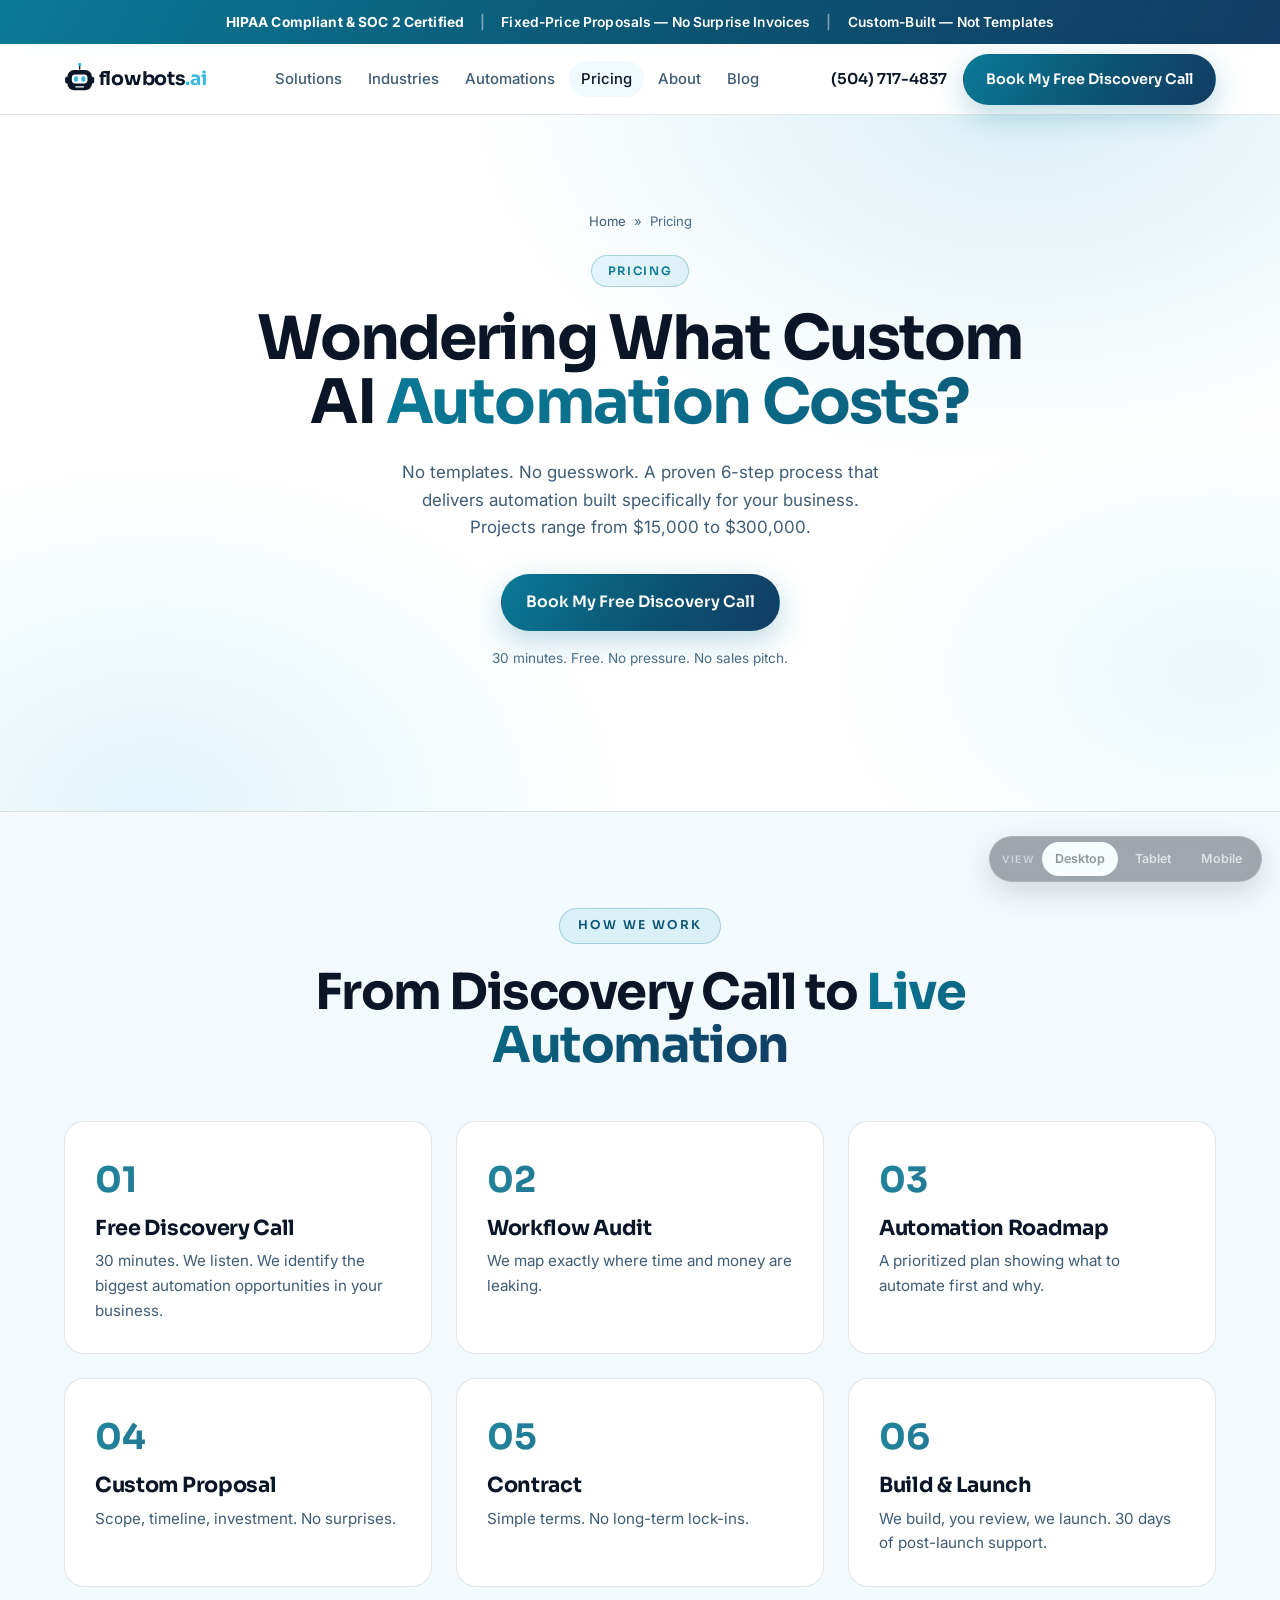
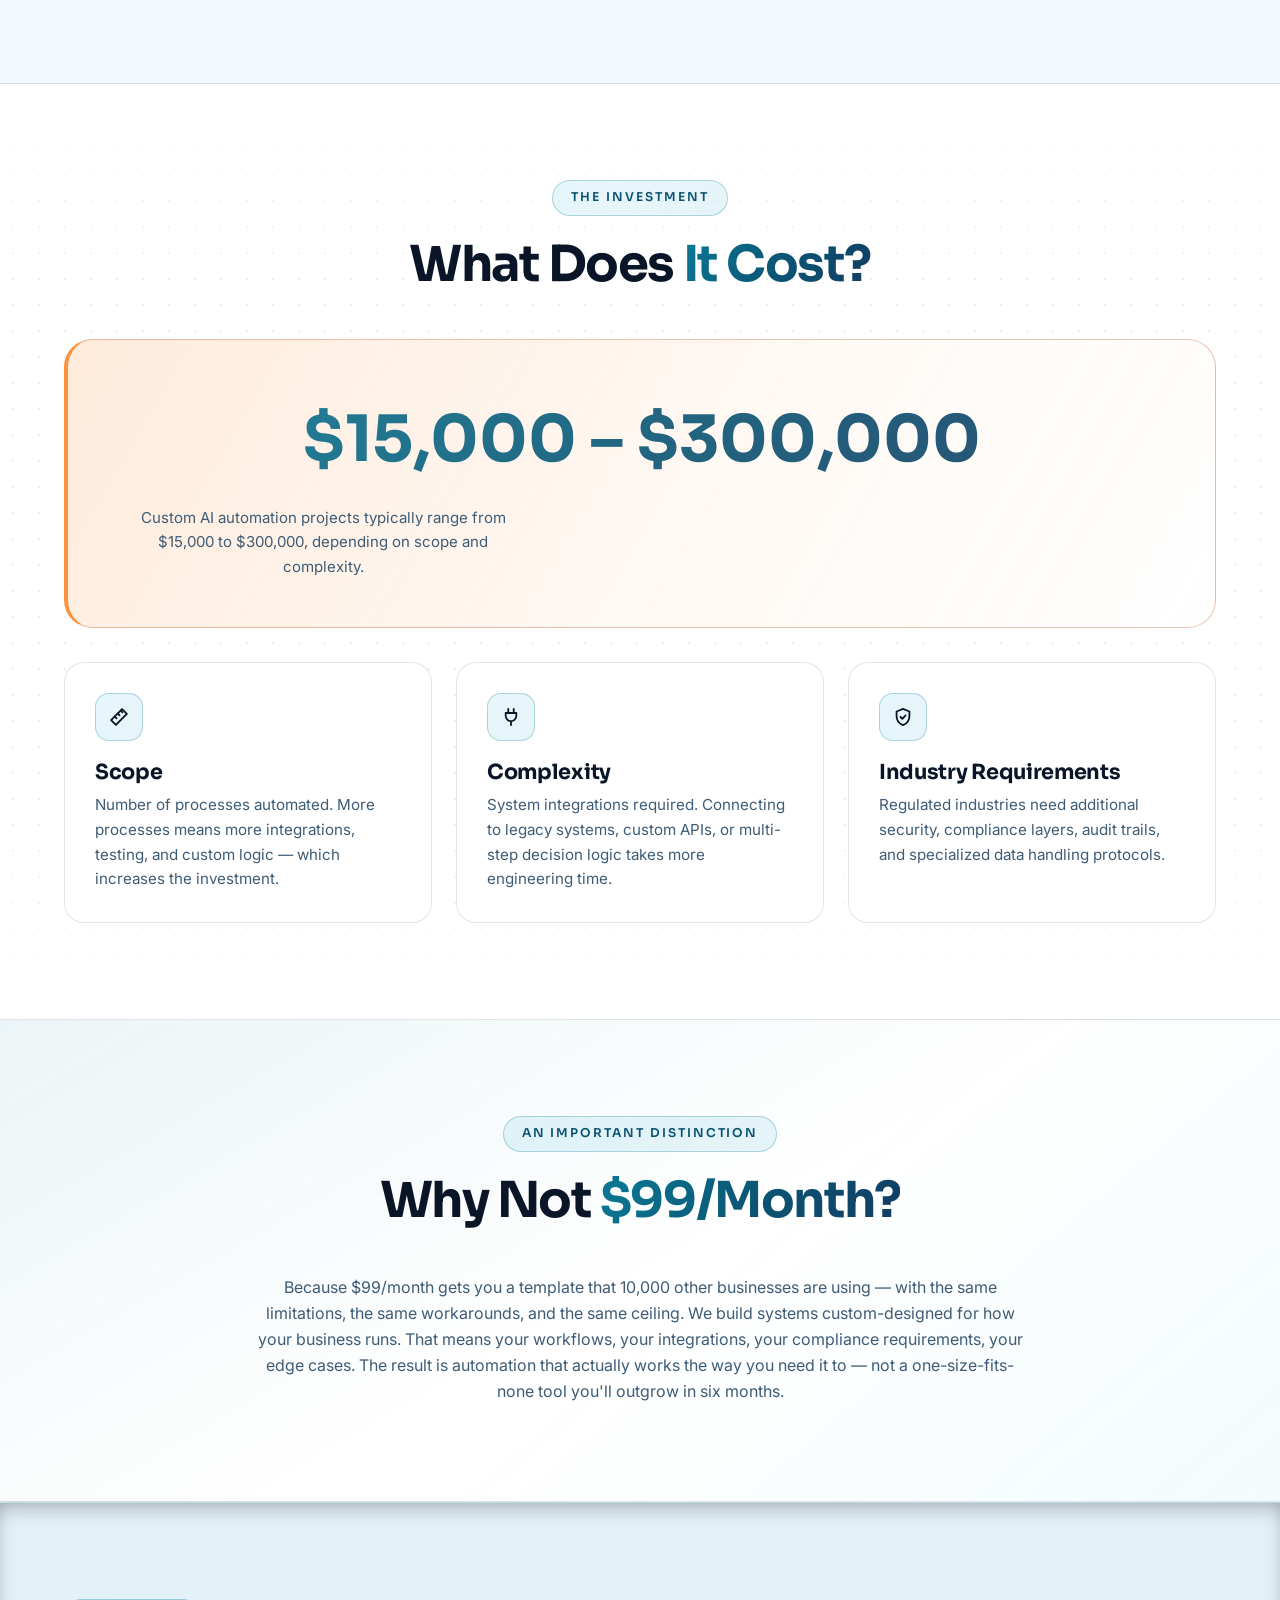
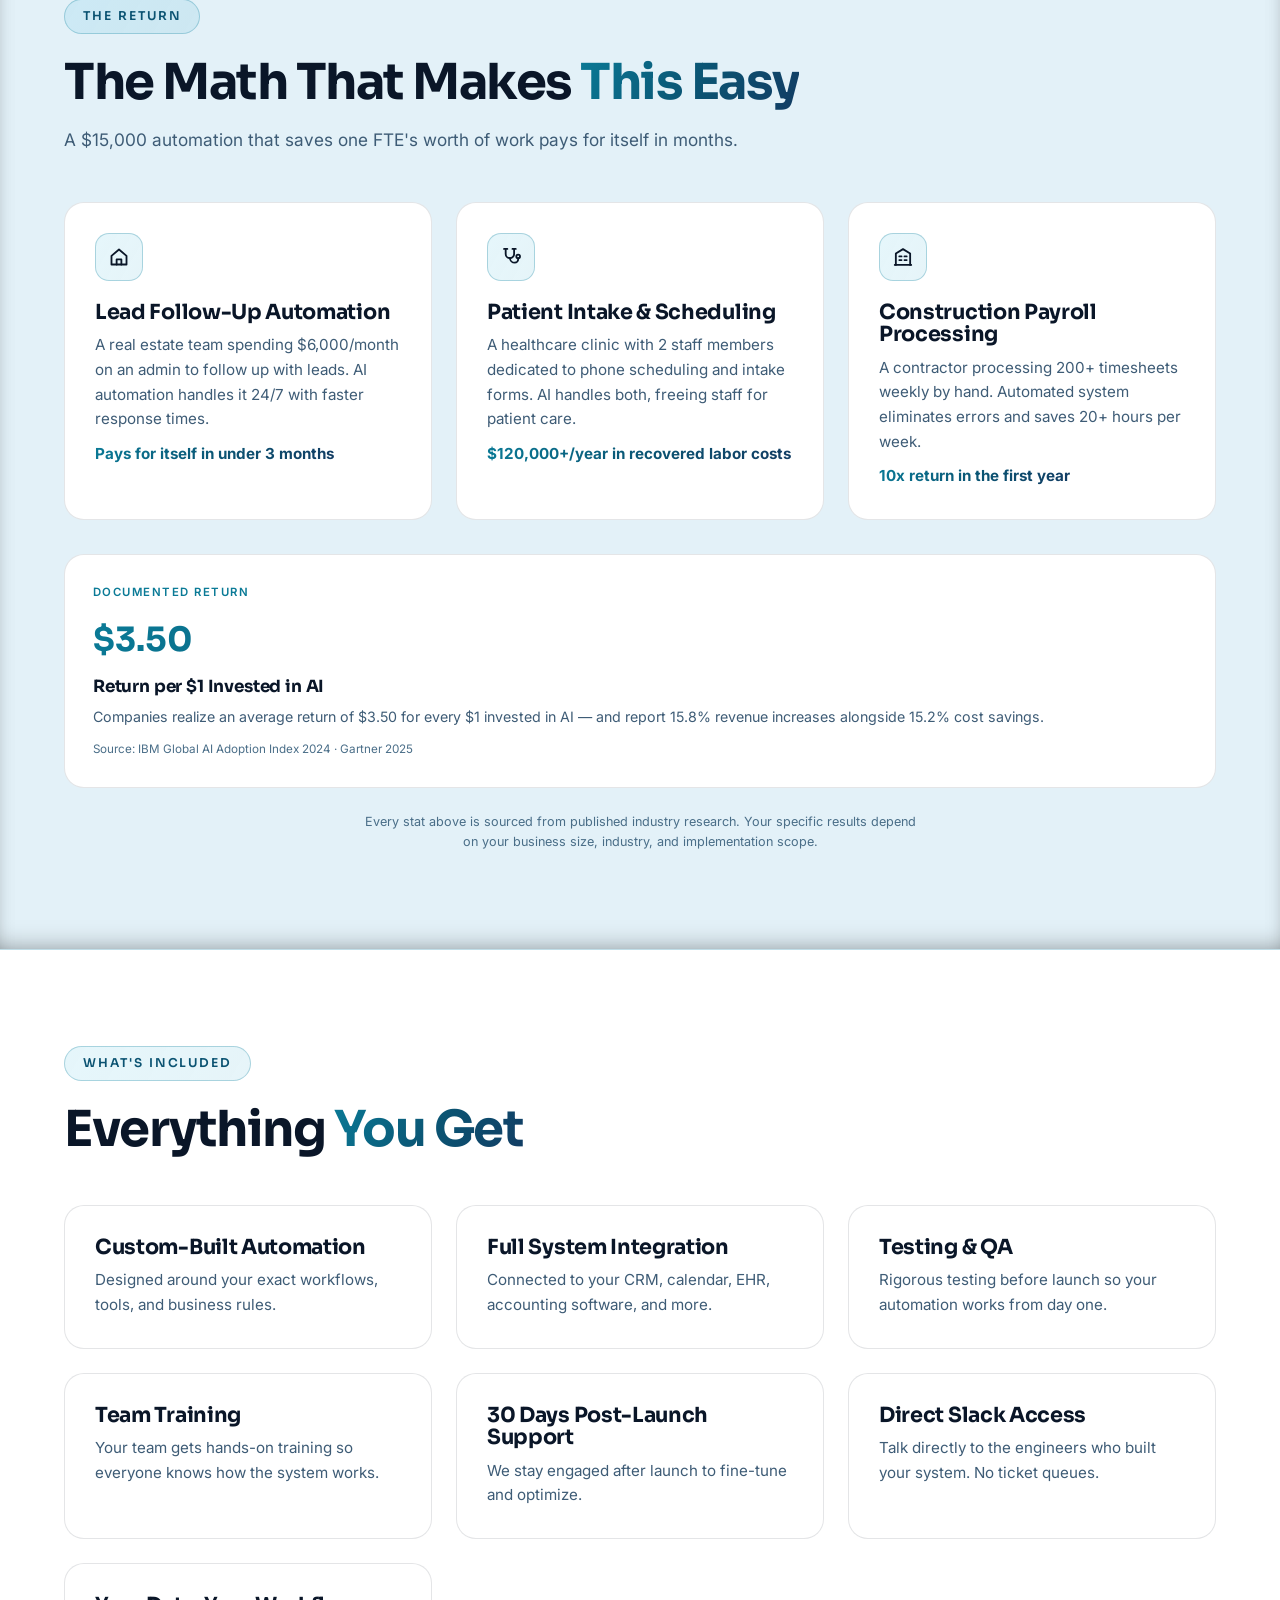
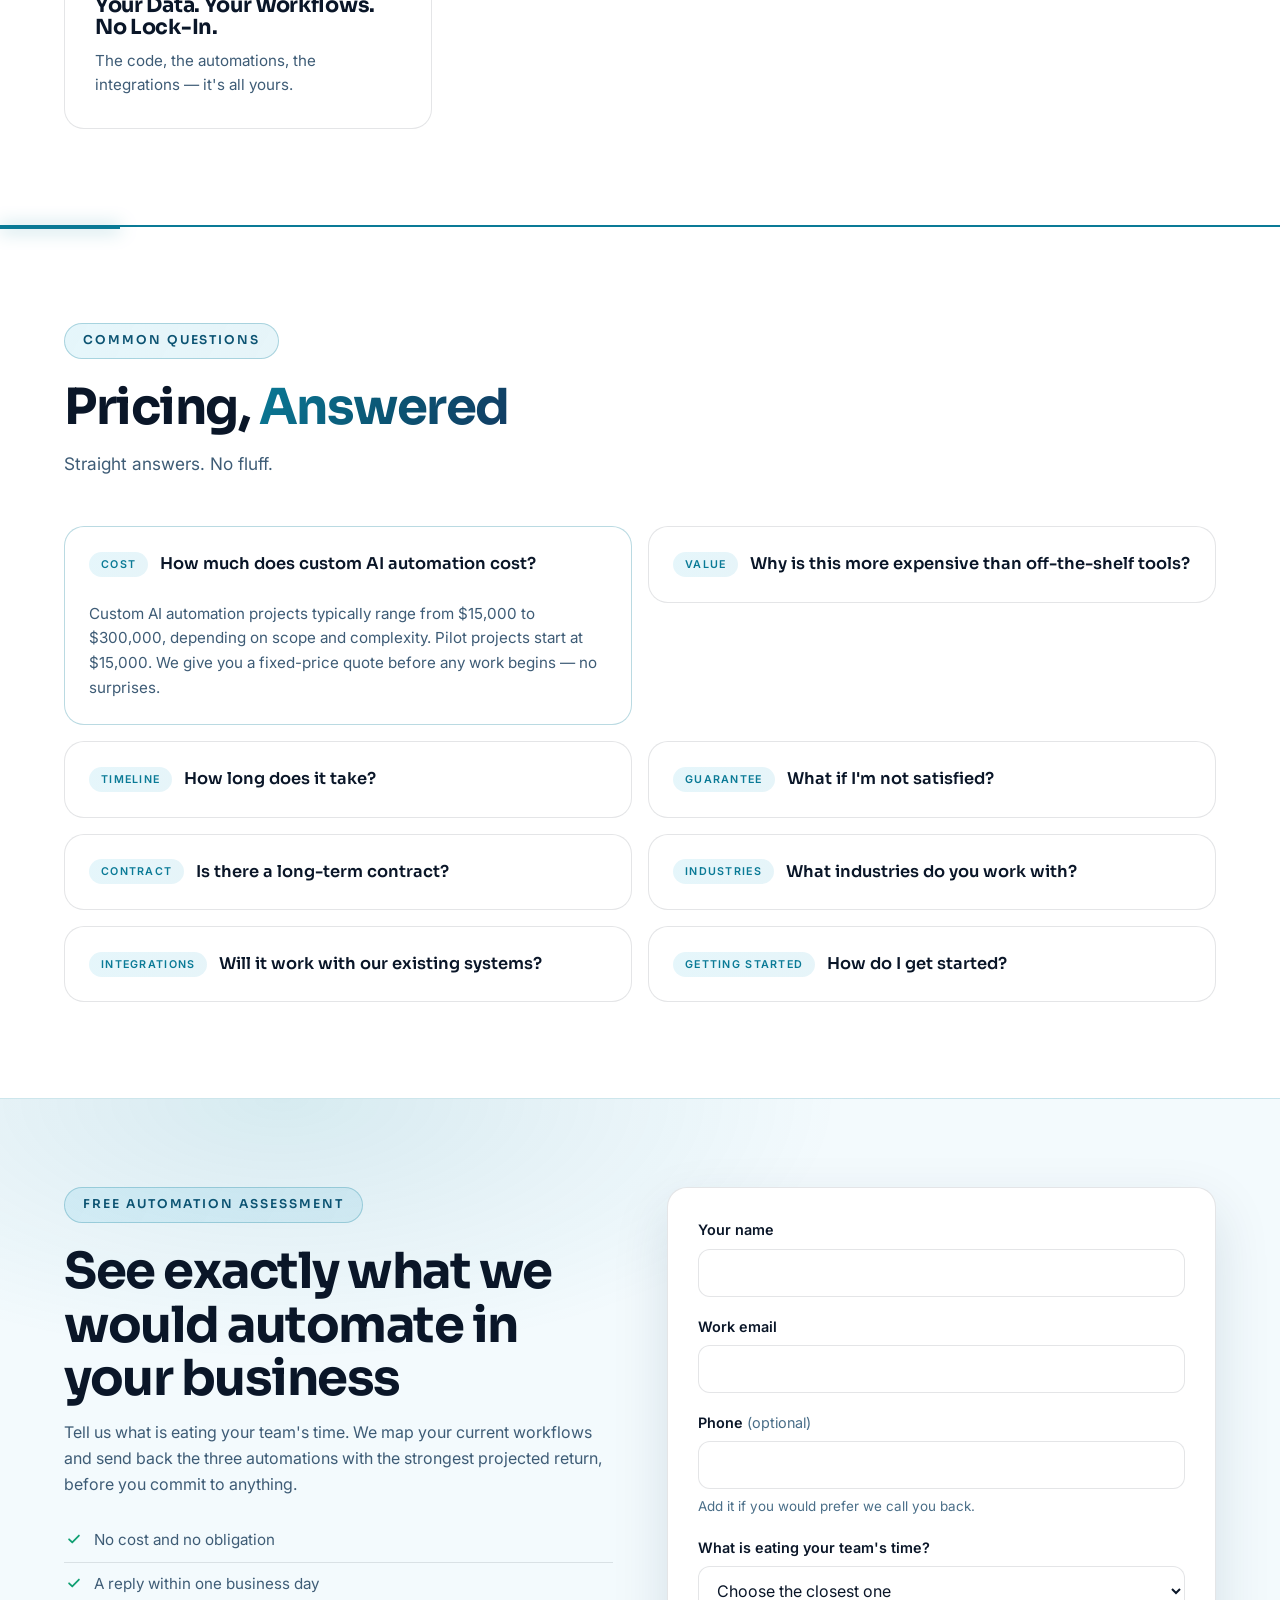
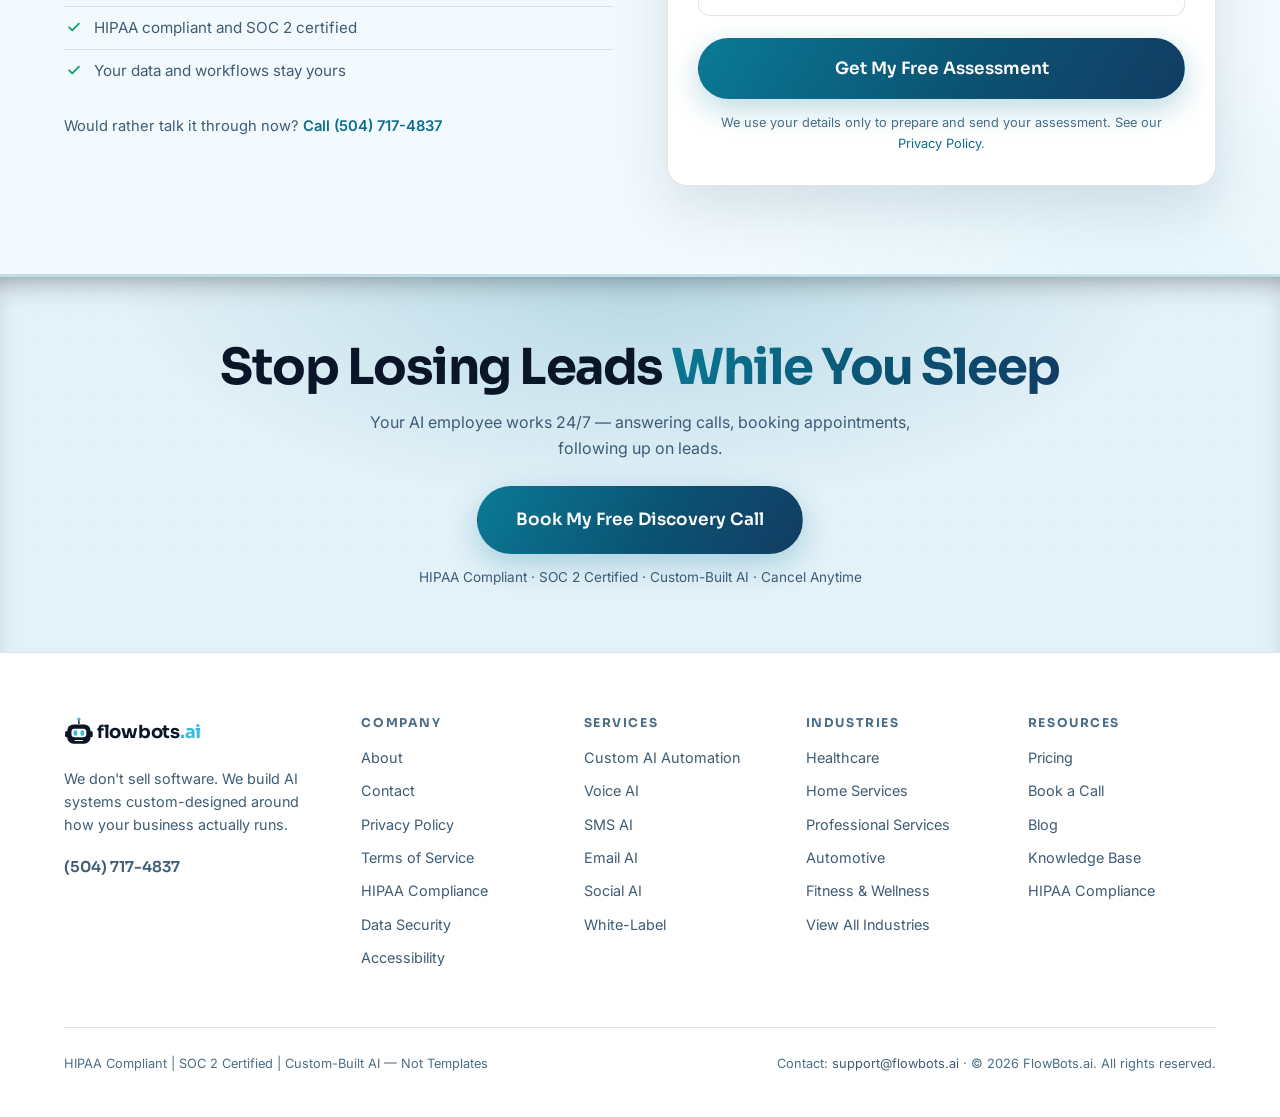
<file: pricing.html>
<!DOCTYPE html>
<html lang="en">
<head>
<meta charset="UTF-8">
<meta name="viewport" content="width=device-width, initial-scale=1.0">
<title>Custom AI Automation Pricing | $15,000 to $300,000, Fixed-Price | FlowBots.ai</title>
<meta name="description" content="What custom AI automation costs, and how we get there. A proven 6-step process from discovery call to live automation, with fixed-price proposals and no long-term lock-ins.">
<link rel="preconnect" href="https://fonts.googleapis.com">
<link rel="preconnect" href="https://fonts.gstatic.com" crossorigin>
<link href="https://fonts.googleapis.com/css2?family=Sora:wght@500;600;700&family=Inter:wght@400;500;600&display=swap" rel="stylesheet">
<link rel="stylesheet" href="style.css?v=73">
<script>/* These are the animated designs: motion is on unless a URL explicitly
   asks for ?motion=off. A production build should restore respect for
   prefers-reduced-motion; this is a review prototype. */
try{if(!/[?&]motion=off/.test(location.search))document.documentElement.classList.add('motion-on');}catch(e){}</script>
</head>
<body>
<svg class="icon-sprite" aria-hidden="true" focusable="false" style="position:absolute;width:0;height:0;overflow:hidden"><defs><symbol id="i-phone" viewBox="0 0 24 24"><path d="M6.2 3.5h3.1l1.5 3.9-2 1.4a12.4 12.4 0 0 0 6.4 6.4l1.4-2 3.9 1.5v3.1a2 2 0 0 1-2.2 2A16.6 16.6 0 0 1 4.2 5.7a2 2 0 0 1 2-2.2Z"/></symbol><symbol id="i-message" viewBox="0 0 24 24"><path d="M4 5.5h16v10.2H9.2L4 20V5.5Z"/><path d="M8.2 9.4h7.6M8.2 12.4h5"/></symbol><symbol id="i-shield" viewBox="0 0 24 24"><path d="M12 3.2 19 6v5.1c0 4.5-2.9 8-7 9.7-4.1-1.7-7-5.2-7-9.7V6l7-2.8Z"/><path d="M9.2 11.8 11.3 14l3.5-3.7"/></symbol><symbol id="i-plug" viewBox="0 0 24 24"><path d="M9 3.2v4.4M15 3.2v4.4M6.2 7.6h11.6v3.1a5.8 5.8 0 0 1-11.6 0V7.6ZM12 16.5v4.3"/></symbol><symbol id="i-gear" viewBox="0 0 24 24"><circle cx="12" cy="12" r="3.1"/><path d="M12 3.2v2.4M12 18.4v2.4M5.8 5.8l1.7 1.7M16.5 16.5l1.7 1.7M3.2 12h2.4M18.4 12h2.4M5.8 18.2l1.7-1.7M16.5 7.5l1.7-1.7"/></symbol><symbol id="i-chart" viewBox="0 0 24 24"><path d="M3.5 20.4h17"/><path d="M6.8 20.4v-6.2M11.4 20.4V7.6M16 20.4v-9.2"/></symbol><symbol id="i-sync" viewBox="0 0 24 24"><path d="M20.2 12a8.2 8.2 0 0 1-13.9 5.9M3.8 12A8.2 8.2 0 0 1 17.7 6.1"/><path d="M3.8 7.2V12h4.8M20.2 16.8V12h-4.8"/></symbol><symbol id="i-folder" viewBox="0 0 24 24"><path d="M3.6 6.4h5.6l2 2.4h9.2v10.8H3.6V6.4Z"/><path d="M3.6 11.6h16.8"/></symbol><symbol id="i-puzzle" viewBox="0 0 24 24"><path d="M9.4 4.2h5.2v2.3a1.7 1.7 0 1 0 3.4 0V4.2h1.8v5.2h-2.3a1.7 1.7 0 1 0 0 3.4h2.3v6.9H4.2v-6.9h2.3a1.7 1.7 0 1 0 0-3.4H4.2V4.2h5.2Z"/></symbol><symbol id="i-bolt" viewBox="0 0 24 24"><path d="M13.4 2.6 4.8 13.5h5.9l-1.1 7.9 8.6-10.9h-5.9l1.1-7.9Z"/></symbol><symbol id="i-lock" viewBox="0 0 24 24"><rect x="4.8" y="10.6" width="14.4" height="9.6" rx="2"/><path d="M8.2 10.6V7.9a3.8 3.8 0 0 1 7.6 0v2.7"/></symbol><symbol id="i-unlock" viewBox="0 0 24 24"><rect x="4.8" y="10.6" width="14.4" height="9.6" rx="2"/><path d="M8.2 10.6V7.9a3.8 3.8 0 0 1 7.1-1.9"/></symbol><symbol id="i-document" viewBox="0 0 24 24"><path d="M6.2 3.4h7.4l4.2 4.2v13H6.2V3.4Z"/><path d="M13.6 3.4v4.2h4.2M9.2 12.4h5.6M9.2 15.8h5.6"/></symbol><symbol id="i-flask" viewBox="0 0 24 24"><path d="M9.4 3.4v6.1L4.6 18a2 2 0 0 0 1.7 3h11.4a2 2 0 0 0 1.7-3l-4.8-8.5V3.4"/><path d="M8.2 3.4h7.6M7.4 14.2h9.2"/></symbol><symbol id="i-trending" viewBox="0 0 24 24"><path d="M3.4 16.8 9.2 11l3.7 3.7 7.7-7.7"/><path d="M15.4 7h5.2v5.2"/></symbol><symbol id="i-users" viewBox="0 0 24 24"><circle cx="9.2" cy="8.4" r="3.2"/><path d="M3.6 19.6a5.6 5.6 0 0 1 11.2 0"/><path d="M16.2 6.2a3 3 0 0 1 0 5.9M17.4 14.6a5 5 0 0 1 3.2 4.6"/></symbol><symbol id="i-bot" viewBox="0 0 24 24"><rect x="4.4" y="8.2" width="15.2" height="10.6" rx="3"/><path d="M12 4.2v4M9.4 12.6v1.8M14.6 12.6v1.8M2.6 12.4v3M21.4 12.4v3"/><circle cx="12" cy="3.2" r="1.2"/></symbol><symbol id="i-tools" viewBox="0 0 24 24"><path d="M14.8 6.4a3.8 3.8 0 0 0 5 5l-9.6 9.6a2.2 2.2 0 0 1-3.1-3.1l9.6-9.6a3.8 3.8 0 0 0-5-5"/></symbol><symbol id="i-receipt" viewBox="0 0 24 24"><path d="M6 3.4h12v17.2l-3-1.9-3 1.9-3-1.9-3 1.9V3.4Z"/><path d="M9 8.4h6M9 12.2h6"/></symbol><symbol id="i-star" viewBox="0 0 24 24"><path d="m12 3.4 2.7 5.5 6 .9-4.3 4.2 1 6-5.4-2.8-5.4 2.8 1-6L3.3 9.8l6-.9L12 3.4Z"/></symbol><symbol id="i-mic" viewBox="0 0 24 24"><rect x="9.2" y="2.6" width="5.6" height="10.8" rx="2.8"/><path d="M5.4 11.6a6.6 6.6 0 0 0 13.2 0M12 18.2v3.2"/></symbol><symbol id="i-repeat" viewBox="0 0 24 24"><path d="M4.2 9.4a4 4 0 0 1 4-4h11.6M19.8 14.6a4 4 0 0 1-4 4H4.2"/><path d="M16.6 2.4 19.8 5.4l-3.2 3M7.4 15.6 4.2 18.6l3.2 3"/></symbol><symbol id="i-cpu" viewBox="0 0 24 24"><rect x="7.6" y="7.6" width="8.8" height="8.8" rx="1.6"/><path d="M10.6 2.8v4.8M13.4 2.8v4.8M10.6 16.4v4.8M13.4 16.4v4.8M2.8 10.6h4.8M2.8 13.4h4.8M16.4 10.6h4.8M16.4 13.4h4.8"/></symbol><symbol id="i-calendar" viewBox="0 0 24 24"><rect x="3.8" y="5.4" width="16.4" height="15" rx="2"/><path d="M8.2 2.8v4.4M15.8 2.8v4.4M3.8 10.4h16.4"/></symbol><symbol id="i-card" viewBox="0 0 24 24"><rect x="2.8" y="5.2" width="18.4" height="13.6" rx="2.2"/><path d="M2.8 10h18.4M6.4 14.6h3.4"/></symbol><symbol id="i-ruler" viewBox="0 0 24 24"><path d="m3.4 15.4 12-12 5.2 5.2-12 12-5.2-5.2Z"/><path d="m7.4 11.4 2 2M10.6 8.2l2 2M13.8 5 15.8 7"/></symbol><symbol id="i-clock" viewBox="0 0 24 24"><circle cx="12" cy="12" r="8.6"/><path d="M12 6.8V12l3.4 2.2"/></symbol><symbol id="i-search" viewBox="0 0 24 24"><circle cx="10.8" cy="10.8" r="6.8"/><path d="m16 16 4.6 4.6"/></symbol><symbol id="i-graduation" viewBox="0 0 24 24"><path d="M2.8 8.6 12 4.2l9.2 4.4-9.2 4.4L2.8 8.6Z"/><path d="M6.6 10.6v5.2c0 1.6 2.4 2.9 5.4 2.9s5.4-1.3 5.4-2.9v-5.2M20.4 9v5.4"/></symbol><symbol id="i-target" viewBox="0 0 24 24"><circle cx="12" cy="12" r="8.4"/><circle cx="12" cy="12" r="4.6"/><circle cx="12" cy="12" r="1"/></symbol><symbol id="i-home" viewBox="0 0 24 24"><path d="M3.8 10.8 12 3.8l8.2 7v9.4H3.8v-9.4Z"/><path d="M9.4 20.2v-5.6h5.2v5.6"/></symbol><symbol id="i-health" viewBox="0 0 24 24"><path d="M6.2 3.2v5.4a4.6 4.6 0 0 0 9.2 0V3.2"/><path d="M4.4 3.2h3.6M13.6 3.2h3.6M10.8 13a5.4 5.4 0 0 0 5.4 5.2 3.6 3.6 0 0 0 3.6-3.6v-1.2"/><circle cx="19.8" cy="11.4" r="2"/></symbol><symbol id="i-building" viewBox="0 0 24 24"><path d="M4.2 20.6V8.2L12 3.4l7.8 4.8v12.4"/><path d="M3 20.6h18M8 11.4h2.4M13.6 11.4H16M8 15.4h2.4M13.6 15.4H16"/></symbol><symbol id="i-check" viewBox="0 0 24 24"><path d="m4.6 12.4 4.8 4.8 10-10.4"/></symbol><symbol id="i-x" viewBox="0 0 24 24"><path d="M6.2 6.2l11.6 11.6M17.8 6.2 6.2 17.8"/></symbol><symbol id="i-menu" viewBox="0 0 24 24"><path d="M3.8 7h16.4M3.8 12h16.4M3.8 17h16.4"/></symbol><symbol id="i-arrow-down" viewBox="0 0 24 24"><path d="M12 4.2v14.6M6.4 13.4 12 19l5.6-5.6"/></symbol><symbol id="i-mail" viewBox="0 0 24 24"><rect x="3.2" y="5.2" width="17.6" height="13.6" rx="2"/><path d="m3.8 6.6 8.2 6 8.2-6"/></symbol><symbol id="i-route" viewBox="0 0 24 24"><circle cx="6" cy="6" r="2.6"/><circle cx="18" cy="18" r="2.6"/><path d="M8.6 6h5.8a3.6 3.6 0 0 1 0 7.2H9.6a3.6 3.6 0 0 0 0 7.2h.4"/></symbol></defs></svg>

<div class="topbar">
  <b>HIPAA Compliant &amp; SOC 2 Certified</b><span class="sep">|</span><span class="hide-m">Fixed-Price Proposals — No Surprise Invoices</span><span class="sep hide-m">|</span><span class="hide-m">Custom-Built — Not Templates</span>
</div>

<header class="site-header">
  <div class="wrap nav">
    <a class="brand" href="index.html" aria-label="FlowBots.ai home">
      <svg xmlns="http://www.w3.org/2000/svg" width="200" height="38" viewBox="0 0 320 60" role="img" aria-label="flowbots.ai"><g transform="translate(2 4)"><path stroke="#0A1628" stroke-linecap="round" stroke-width="2.5" d="M26 0v8"/><circle cx="26" r="3" fill="#38BADF"/><rect width="44" height="36" x="4" y="10" fill="#0A1628" rx="12" ry="12"/><rect width="6" height="12" y="22" fill="#0A1628" rx="3" ry="3"/><rect width="6" height="12" x="46" y="22" fill="#0A1628" rx="3" ry="3"/><rect width="28" height="16" x="12" y="18" fill="#FFFFFF" rx="6" ry="6"/><rect width="7" height="10" x="16" y="21" fill="#38BADF" rx="3" ry="3"/><rect width="7" height="10" x="29" y="21" fill="#38BADF" rx="3" ry="3"/><path stroke="#FFFFFF" stroke-linecap="round" stroke-width="2" d="M19 40h14"/></g><text x="62" y="40" fill="#0A1628" font-family="'Sora','DM Sans',Arial,sans-serif" font-size="34" font-weight="700" letter-spacing="-.5">flowbots<tspan fill="#38BADF">.ai</tspan></text></svg>
    </a>
    <ul class="nav-links">
      <li><a href="solutions.html">Solutions</a></li>
      <li><a href="industries.html">Industries</a></li>
      <li><a href="automations.html">Automations</a></li>
      <li><a href="pricing.html" aria-current="page">Pricing</a></li>
      <li><a href="about.html">About</a></li>
      <li><a href="blog.html">Blog</a></li>
    </ul>
    <div class="nav-cta">
      <a class="nav-phone" href="tel:+15047174837" data-track="tel-click">(504) 717-4837</a>
      <a class="btn btn-primary" href="https://www.flowbots.ai/book-call/" data-track="cta-book">Book My Free Discovery Call</a>
      <button class="nav-toggle" aria-expanded="false" aria-label="Open menu"><svg class="ico" aria-hidden="true"><use href="#i-menu"></use></svg></button>
    </div>
  </div>
  <nav class="mobile-menu" aria-label="Mobile">
    <a href="solutions.html">Solutions</a>
    <a href="industries.html">Industries</a>
    <a href="automations.html">Automations</a>
    <a href="pricing.html">Pricing</a>
    <a href="about.html">About</a>
    <a href="blog.html">Blog</a>
    <a href="tel:+15047174837" data-track="tel-click">(504) 717-4837</a>
  </nav>
</header>

<main>

<!-- ============ HERO ============ -->
<section class="hero">
  <div class="wrap center" style="position:relative;max-width:880px">
    <nav class="crumbs" aria-label="Breadcrumb">
      <a href="index.html">Home</a><span class="sep">»</span>Pricing
    </nav>
    <span class="chip">Pricing</span>
    <h1>Wondering What Custom AI <span class="grad-text">Automation Costs?</span></h1>
    <p class="lede" style="margin-left:auto;margin-right:auto">No templates. No guesswork. A proven 6-step process that delivers automation built specifically for your business. Projects range from $15,000 to $300,000.</p>
    <div class="cta-row" style="justify-content:center">
      <a class="btn btn-primary btn-lg" href="https://www.flowbots.ai/book-call/" data-track="cta-book">Book My Free Discovery Call</a>
    </div>
    <p class="micro">30 minutes. Free. No pressure. No sales pitch.</p>
  </div>
</section>

<!-- ============ 6-STEP PROCESS ============ -->
<section class="sec-panel">
  <div class="wrap">
    <div class="section-head center reveal">
      <span class="eyebrow">How We Work</span>
      <h2>From Discovery Call to <span class="grad-text">Live Automation</span></h2>
    </div>
    <div class="grid-3">
      <div class="card reveal"><span class="card-num">01</span><h3>Free Discovery Call</h3><p>30 minutes. We listen. We identify the biggest automation opportunities in your business.</p></div>
      <div class="card reveal"><span class="card-num">02</span><h3>Workflow Audit</h3><p>We map exactly where time and money are leaking.</p></div>
      <div class="card reveal"><span class="card-num">03</span><h3>Automation Roadmap</h3><p>A prioritized plan showing what to automate first and why.</p></div>
      <div class="card reveal"><span class="card-num">04</span><h3>Custom Proposal</h3><p>Scope, timeline, investment. No surprises.</p></div>
      <div class="card reveal"><span class="card-num">05</span><h3>Contract</h3><p>Simple terms. No long-term lock-ins.</p></div>
      <div class="card reveal"><span class="card-num">06</span><h3>Build &amp; Launch</h3><p>We build, you review, we launch. 30 days of post-launch support.</p></div>
    </div>
  </div>
</section>

<!-- ============ WHAT DOES IT COST ============ -->
<section class="sec-grid">
  <div class="wrap">
    <div class="section-head center reveal">
      <span class="eyebrow">The Investment</span>
      <h2>What Does <span class="grad-text">It Cost?</span></h2>
    </div>
    <div class="band reveal" style="grid-template-columns:1fr;text-align:center;margin-bottom:34px">
      <div>
        <span class="card-num" style="font-size:clamp(2.4rem,6vw,4rem);margin-bottom:14px">$15,000 – $300,000</span>
        <p>Custom AI automation projects typically range from $15,000 to $300,000, depending on scope and complexity.</p>
      </div>
    </div>
    <div class="grid-3">
      <div class="card reveal"><div class="card-icon" aria-hidden="true"><svg class="ico" aria-hidden="true"><use href="#i-ruler"></use></svg></div><h3>Scope</h3><p>Number of processes automated. More processes means more integrations, testing, and custom logic — which increases the investment.</p></div>
      <div class="card reveal"><div class="card-icon" aria-hidden="true"><svg class="ico" aria-hidden="true"><use href="#i-plug"></use></svg></div><h3>Complexity</h3><p>System integrations required. Connecting to legacy systems, custom APIs, or multi-step decision logic takes more engineering time.</p></div>
      <div class="card reveal"><div class="card-icon" aria-hidden="true"><svg class="ico" aria-hidden="true"><use href="#i-shield"></use></svg></div><h3>Industry Requirements</h3><p>Regulated industries need additional security, compliance layers, audit trails, and specialized data handling protocols.</p></div>
    </div>
  </div>
</section>

<!-- ============ WHY NOT $99/MONTH ============ -->
<section class="sec-wash">
  <div class="wrap">
    <div class="section-head center reveal">
      <span class="eyebrow">An Important Distinction</span>
      <h2>Why Not <span class="grad-text">$99/Month?</span></h2>
    </div>
    <p class="muted center reveal" style="max-width:780px;margin:0 auto">Because $99/month gets you a template that 10,000 other businesses are using — with the same limitations, the same workarounds, and the same ceiling. We build systems custom-designed for how your business runs. That means your workflows, your integrations, your compliance requirements, your edge cases. The result is automation that actually works the way you need it to — not a one-size-fits-none tool you'll outgrow in six months.</p>
  </div>
</section>

<!-- ============ THE MATH ============ -->
<section class="sec-inset">
  <div class="wrap">
    <div class="section-head reveal">
      <span class="eyebrow">The Return</span>
      <h2>The Math That Makes <span class="grad-text">This Easy</span></h2>
      <p>A $15,000 automation that saves one FTE's worth of work pays for itself in months.</p>
    </div>
    <div class="grid-3">
      <div class="card reveal">
        <div class="card-icon" aria-hidden="true"><svg class="ico" aria-hidden="true"><use href="#i-home"></use></svg></div>
        <h3>Lead Follow-Up Automation</h3>
        <p>A real estate team spending $6,000/month on an admin to follow up with leads. AI automation handles it 24/7 with faster response times.</p>
        <p class="mt-1"><span class="grad-text"><strong>Pays for itself in under 3 months</strong></span></p>
      </div>
      <div class="card reveal">
        <div class="card-icon" aria-hidden="true"><svg class="ico" aria-hidden="true"><use href="#i-health"></use></svg></div>
        <h3>Patient Intake &amp; Scheduling</h3>
        <p>A healthcare clinic with 2 staff members dedicated to phone scheduling and intake forms. AI handles both, freeing staff for patient care.</p>
        <p class="mt-1"><span class="grad-text"><strong>$120,000+/year in recovered labor costs</strong></span></p>
      </div>
      <div class="card reveal">
        <div class="card-icon" aria-hidden="true"><svg class="ico" aria-hidden="true"><use href="#i-building"></use></svg></div>
        <h3>Construction Payroll Processing</h3>
        <p>A contractor processing 200+ timesheets weekly by hand. Automated system eliminates errors and saves 20+ hours per week.</p>
        <p class="mt-1"><span class="grad-text"><strong>10x return in the first year</strong></span></p>
      </div>
    </div>
    <div class="mt-3">
      <div class="stat-detail reveal">
        <span class="tag">Documented Return</span>
        <b class="n">$3.50</b>
        <h4>Return per $1 Invested in AI</h4>
        <p>Companies realize an average return of $3.50 for every $1 invested in AI — and report 15.8% revenue increases alongside 15.2% cost savings.</p>
        <span class="src">Source: IBM Global AI Adoption Index 2024 · Gartner 2025</span>
      </div>
    </div>
    <p class="src-note reveal">Every stat above is sourced from published industry research. Your specific results depend on your business size, industry, and implementation scope.</p>
  </div>
</section>

<!-- ============ EVERYTHING YOU GET ============ -->
<section>
  <div class="wrap">
    <div class="section-head reveal">
      <span class="eyebrow">What's Included</span>
      <h2>Everything <span class="grad-text">You Get</span></h2>
    </div>
    <div class="grid-3">
      <div class="card reveal"><h3>Custom-Built Automation</h3><p>Designed around your exact workflows, tools, and business rules.</p></div>
      <div class="card reveal"><h3>Full System Integration</h3><p>Connected to your CRM, calendar, EHR, accounting software, and more.</p></div>
      <div class="card reveal"><h3>Testing &amp; QA</h3><p>Rigorous testing before launch so your automation works from day one.</p></div>
      <div class="card reveal"><h3>Team Training</h3><p>Your team gets hands-on training so everyone knows how the system works.</p></div>
      <div class="card reveal"><h3>30 Days Post-Launch Support</h3><p>We stay engaged after launch to fine-tune and optimize.</p></div>
      <div class="card reveal"><h3>Direct Slack Access</h3><p>Talk directly to the engineers who built your system. No ticket queues.</p></div>
      <div class="card reveal"><h3>Your Data. Your Workflows. No Lock-In.</h3><p>The code, the automations, the integrations — it's all yours.</p></div>
    </div>
  </div>
</section>

<!-- ============ FAQ ============ -->
<section class="sec-rule">
  <div class="wrap">
    <div class="section-head reveal">
      <span class="eyebrow">Common Questions</span>
      <h2>Pricing, <span class="grad-text">Answered</span></h2>
      <p>Straight answers. No fluff.</p>
    </div>
    <div class="faq reveal">
      <details open>
        <summary><span class="q-tag">Cost</span>How much does custom AI automation cost?</summary>
        <div class="faq-a">Custom AI automation projects typically range from $15,000 to $300,000, depending on scope and complexity. Pilot projects start at $15,000. We give you a fixed-price quote before any work begins — no surprises.</div>
      </details>
      <details>
        <summary><span class="q-tag">Value</span>Why is this more expensive than off-the-shelf tools?</summary>
        <div class="faq-a">Off-the-shelf tools are built for everyone, which means they work perfectly for no one. We build systems custom-designed for how your business runs: your workflows, your integrations, your compliance requirements, your edge cases. The ROI typically pays for the entire project within months — not years.</div>
      </details>
      <details>
        <summary><span class="q-tag">Timeline</span>How long does it take?</summary>
        <div class="faq-a">Most projects take 4–8 weeks. Complex enterprise builds with multiple system integrations take 8–24 weeks. We'll give you a clear timeline during your discovery call.</div>
      </details>
      <details>
        <summary><span class="q-tag">Guarantee</span>What if I'm not satisfied?</summary>
        <div class="faq-a">Every project starts with a fixed-price proposal. You know exactly what you're paying before any work begins. No surprise invoices, no scope creep charges. And your data and workflows are always yours — the code, the automations, the integrations. It's yours.</div>
      </details>
      <details>
        <summary><span class="q-tag">Contract</span>Is there a long-term contract?</summary>
        <div class="faq-a">No. We use simple terms with no long-term lock-ins. Month-to-month support after launch. We earn your business every month.</div>
      </details>
      <details>
        <summary><span class="q-tag">Industries</span>What industries do you work with?</summary>
        <div class="faq-a">Healthcare, real estate, construction, legal, financial services, home services, insurance, and more. If your team does it repeatedly, we can automate it.</div>
      </details>
      <details>
        <summary><span class="q-tag">Integrations</span>Will it work with our existing systems?</summary>
        <div class="faq-a">Yes. We build around your existing stack: 30+ platforms including ServiceTitan, Salesforce, HubSpot, GoHighLevel, Dentrix, Mindbody, Boulevard, and Clio. If your system has an API, we can connect to it. No rip-and-replace.</div>
      </details>
      <details>
        <summary><span class="q-tag">Getting Started</span>How do I get started?</summary>
        <div class="faq-a">Book a free discovery call. We'll spend 30 minutes mapping your current workflows, identifying automation opportunities, and showing you exactly what's possible. No pressure. No sales pitch.</div>
      </details>
    </div>
  </div>
</section>


<section class="lead-section sec-feature" id="assessment">
  <div class="wrap lead-grid">
    <div class="lead-copy">
      <span class="eyebrow">Free Automation Assessment</span>
      <h2>See exactly what we would automate in your business</h2>
      <p>Tell us what is eating your team's time. We map your current workflows and send back the three automations with the strongest projected return, before you commit to anything.</p>
      <ul class="lead-assure">
        <li>No cost and no obligation</li>
        <li>A reply within one business day</li>
        <li>HIPAA compliant and SOC 2 certified</li>
        <li>Your data and workflows stay yours</li>
      </ul>
      <p class="lead-alt">Would rather talk it through now? <a href="tel:+15047174837" data-track="tel-click">Call (504) 717-4837</a></p>
    </div>

    <form class="lead-form" novalidate data-leadform>
      <div class="field">
        <label for="lf-name">Your name</label>
        <input id="lf-name" name="name" type="text" autocomplete="name" required aria-describedby="lf-name-err">
        <span class="field-err" id="lf-name-err" role="alert"></span>
      </div>
      <div class="field">
        <label for="lf-email">Work email</label>
        <input id="lf-email" name="email" type="email" autocomplete="email" inputmode="email" required aria-describedby="lf-email-err">
        <span class="field-err" id="lf-email-err" role="alert"></span>
      </div>
      <div class="field">
        <label for="lf-phone">Phone <span class="opt">(optional)</span></label>
        <input id="lf-phone" name="phone" type="tel" autocomplete="tel" inputmode="tel" aria-describedby="lf-phone-hint">
        <span class="field-hint" id="lf-phone-hint">Add it if you would prefer we call you back.</span>
      </div>
      <div class="field">
        <label for="lf-problem">What is eating your team's time?</label>
        <select id="lf-problem" name="problem" required aria-describedby="lf-problem-err">
          <option value="">Choose the closest one</option>
          <option>We are missing calls after hours</option>
          <option>Leads go cold before we follow up</option>
          <option>My team is buried in repetitive tasks</option>
          <option>We need to scale without hiring</option>
          <option>Something else</option>
        </select>
        <span class="field-err" id="lf-problem-err" role="alert"></span>
      </div>
      <button type="submit" class="btn btn-primary btn-lg lead-submit">Get My Free Assessment</button>
      <p class="lead-privacy">We use your details only to prepare and send your assessment. See our <a href="https://www.flowbots.ai/privacy-policy/">Privacy Policy</a>.</p>
    </form>

    <div class="lead-success" hidden role="status">
      <span class="lead-tick" aria-hidden="true">
        <svg class="ico" aria-hidden="true"><use href="#i-check"></use></svg>
      </span>
      <h3>Your assessment request is in</h3>
      <p>We will map your workflows and reply within one business day with the three automations we would build first, and what each is worth.</p>
      <p class="lead-alt">Need it sooner? <a href="tel:+15047174837" data-track="tel-click">Call (504) 717-4837</a></p>
    </div>
  </div>
</section>

<!-- ============ PRE-FOOTER CTA ============ -->
<section class="prefoot">
  <div class="wrap">
    <h2 class="reveal">Stop Losing Leads <span class="grad-text">While You Sleep</span></h2>
    <p class="reveal">Your AI employee works 24/7 — answering calls, booking appointments, following up on leads.</p>
    <div class="reveal">
      <a class="btn btn-primary btn-lg" href="https://www.flowbots.ai/book-call/" data-track="cta-book">Book My Free Discovery Call</a>
      <p class="micro">HIPAA Compliant · SOC 2 Certified · Custom-Built AI · Cancel Anytime</p>
    </div>
  </div>
</section>

</main>

<footer class="site-footer">
  <div class="wrap">
    <div class="footer-grid">
      <div>
        <svg xmlns="http://www.w3.org/2000/svg" width="170" height="32" viewBox="0 0 320 60" role="img" aria-label="flowbots.ai"><g transform="translate(2 4)"><path stroke="#0A1628" stroke-linecap="round" stroke-width="2.5" d="M26 0v8"/><circle cx="26" r="3" fill="#38BADF"/><rect width="44" height="36" x="4" y="10" fill="#0A1628" rx="12" ry="12"/><rect width="6" height="12" y="22" fill="#0A1628" rx="3" ry="3"/><rect width="6" height="12" x="46" y="22" fill="#0A1628" rx="3" ry="3"/><rect width="28" height="16" x="12" y="18" fill="#FFFFFF" rx="6" ry="6"/><rect width="7" height="10" x="16" y="21" fill="#38BADF" rx="3" ry="3"/><rect width="7" height="10" x="29" y="21" fill="#38BADF" rx="3" ry="3"/><path stroke="#FFFFFF" stroke-linecap="round" stroke-width="2" d="M19 40h14"/></g><text x="62" y="40" fill="#0A1628" font-family="'Sora','DM Sans',Arial,sans-serif" font-size="34" font-weight="700" letter-spacing="-.5">flowbots<tspan fill="#38BADF">.ai</tspan></text></svg>
        <p class="footer-tag">We don't sell software. We build AI systems custom-designed around how your business actually runs.</p>
        <p><a href="tel:+15047174837" data-track="tel-click" class="nav-phone">(504) 717-4837</a></p>
      </div>
      <div>
        <h4>Company</h4>
        <ul>
          <li><a href="about.html">About</a></li>
          <li><a href="https://www.flowbots.ai/contact/">Contact</a></li>
          <li><a href="https://www.flowbots.ai/privacy-policy/">Privacy Policy</a></li>
          <li><a href="https://www.flowbots.ai/terms-of-service/">Terms of Service</a></li>
          <li><a href="https://www.flowbots.ai/hipaa-compliance/">HIPAA Compliance</a></li>
          <li><a href="https://www.flowbots.ai/data-security/">Data Security</a></li>
          <li><a href="https://www.flowbots.ai/accessibility/">Accessibility</a></li>
        </ul>
      </div>
      <div>
        <h4>Services</h4>
        <ul>
          <li><a href="automations.html">Custom AI Automation</a></li>
          <li><a href="solutions.html">Voice AI</a></li>
          <li><a href="solutions.html">SMS AI</a></li>
          <li><a href="solutions.html">Email AI</a></li>
          <li><a href="solutions.html">Social AI</a></li>
          <li><a href="solutions.html">White-Label</a></li>
        </ul>
      </div>
      <div>
        <h4>Industries</h4>
        <ul>
          <li><a href="industries.html">Healthcare</a></li>
          <li><a href="industries.html">Home Services</a></li>
          <li><a href="industries.html">Professional Services</a></li>
          <li><a href="industries.html">Automotive</a></li>
          <li><a href="industries.html">Fitness &amp; Wellness</a></li>
          <li><a href="industries.html">View All Industries</a></li>
        </ul>
      </div>
      <div>
        <h4>Resources</h4>
        <ul>
          <li><a href="pricing.html">Pricing</a></li>
          <li><a href="https://www.flowbots.ai/book-call/" data-track="cta-book">Book a Call</a></li>
          <li><a href="blog.html">Blog</a></li>
          <li><a href="https://www.flowbots.ai/ai-automation-knowledge-base/">Knowledge Base</a></li>
          <li><a href="https://www.flowbots.ai/hipaa-compliance/">HIPAA Compliance</a></li>
        </ul>
      </div>
    </div>
    <div class="footer-bottom">
      <span>HIPAA Compliant | SOC 2 Certified | Custom-Built AI — Not Templates</span>
      <span>Contact: <a href="mailto:support@flowbots.ai">support@flowbots.ai</a> · © 2026 FlowBots.ai. All rights reserved.</span>
    </div>
  </div>
</footer>

<div class="sticky-cta">
  <a class="btn btn-ghost" href="tel:+15047174837">Call Us</a>
  <a class="btn btn-primary" href="https://www.flowbots.ai/book-call/" data-track="cta-book">Book Free Call</a>
</div>


<button type="button" class="to-top" aria-label="Back to top" hidden><svg class="ico" aria-hidden="true"><use href="#i-arrow-down"></use></svg></button>
<!-- review control: device preview. Not part of the design. -->
<div class="rv-device" role="group" aria-label="Device preview">
  <span class="rv-label">View</span>
  <button type="button" data-rv="desktop" aria-pressed="true">Desktop</button>
  <button type="button" data-rv="tablet" aria-pressed="false">Tablet</button>
  <button type="button" data-rv="mobile" aria-pressed="false">Mobile</button>
</div>
<script>
(function(){
  /* Device preview needs a real viewport, not a narrowed container: CSS media
     queries answer to the viewport, so shrinking the page would show the
     desktop layout at a small width. Tablet and mobile therefore hand off to
     preview.html, which frames this same page in an iframe. */
  var bar = document.querySelector('.rv-device');
  if (!bar) return;
  var page = location.pathname.split('/').pop() || 'index.html';
  bar.addEventListener('click', function(e){
    var b = e.target.closest('[data-rv]');
    if (!b) return;
    var d = b.getAttribute('data-rv');
    if (d === 'desktop') return;
    location.href = 'preview.html?page=' + encodeURIComponent(page) + '&device=' + d;
  });
})();
</script>

<script src="app.js?v=73"></script>
</body>
</html>
</file>
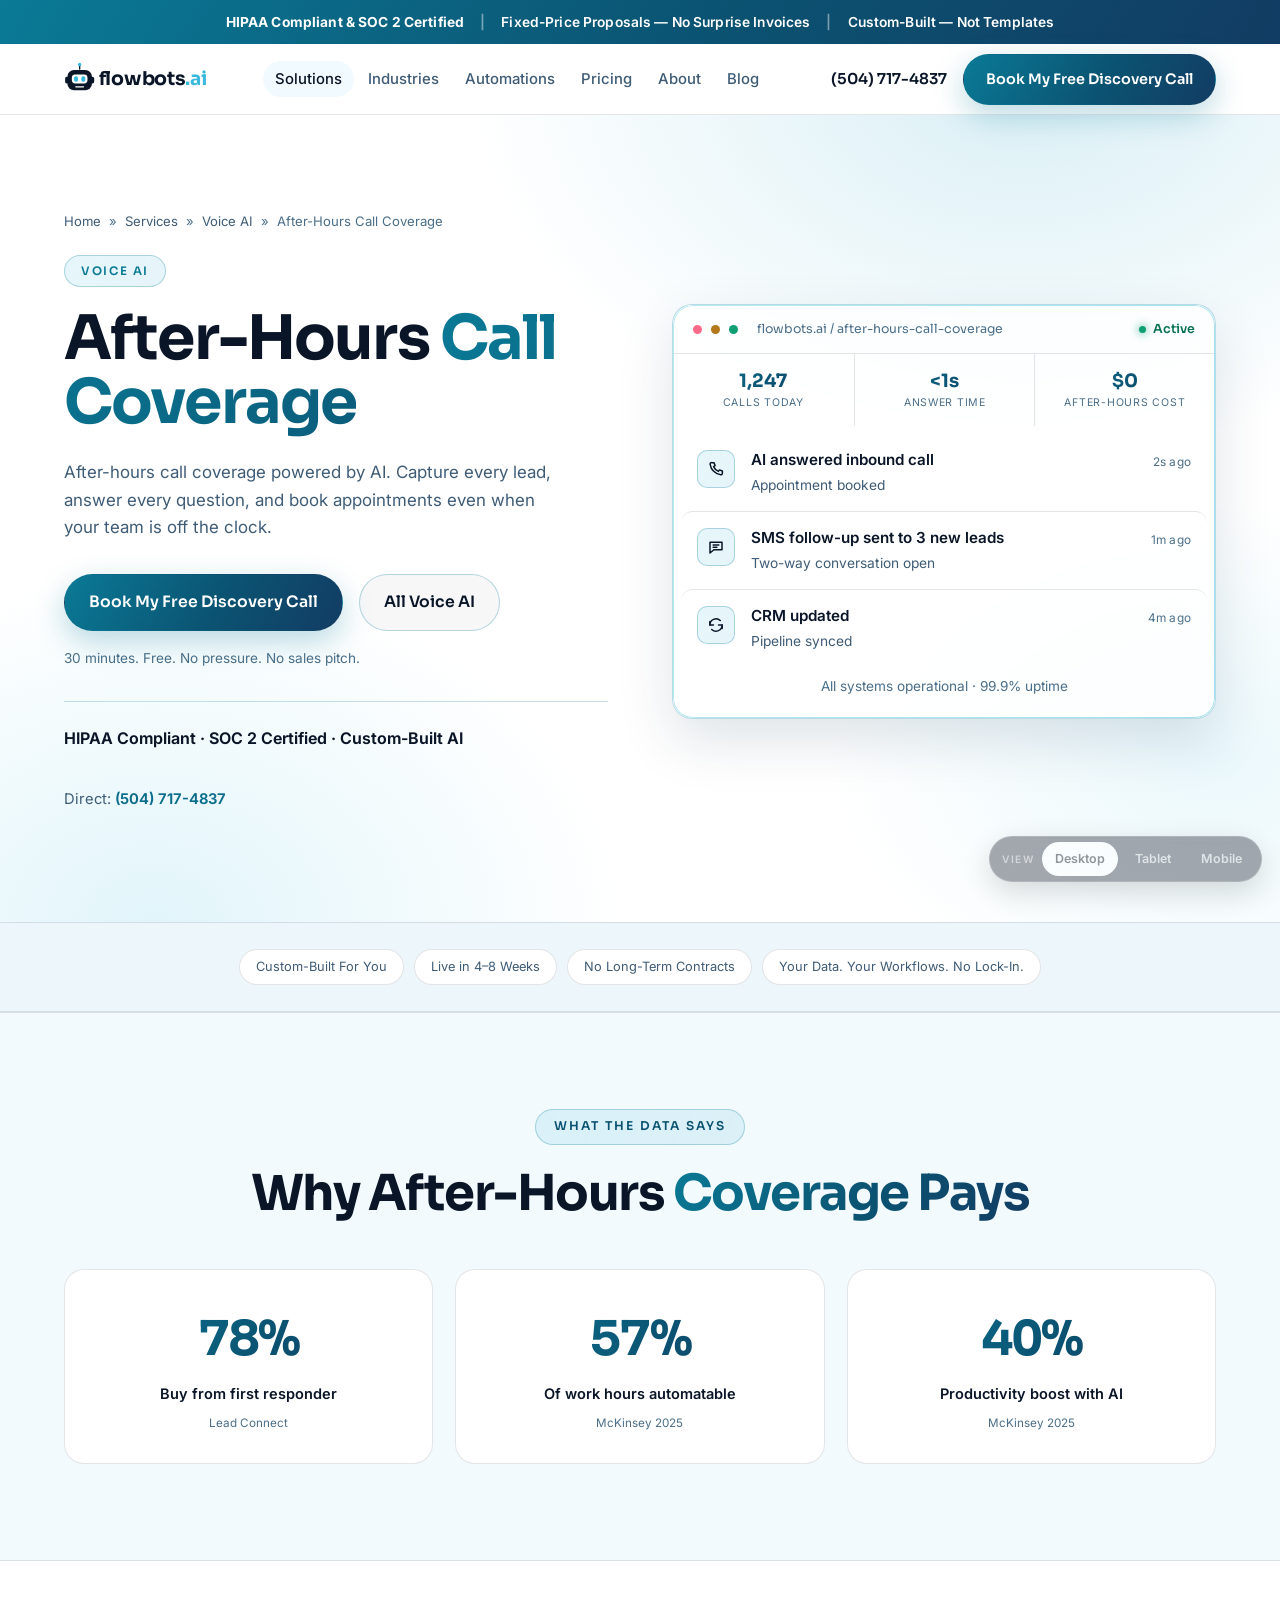
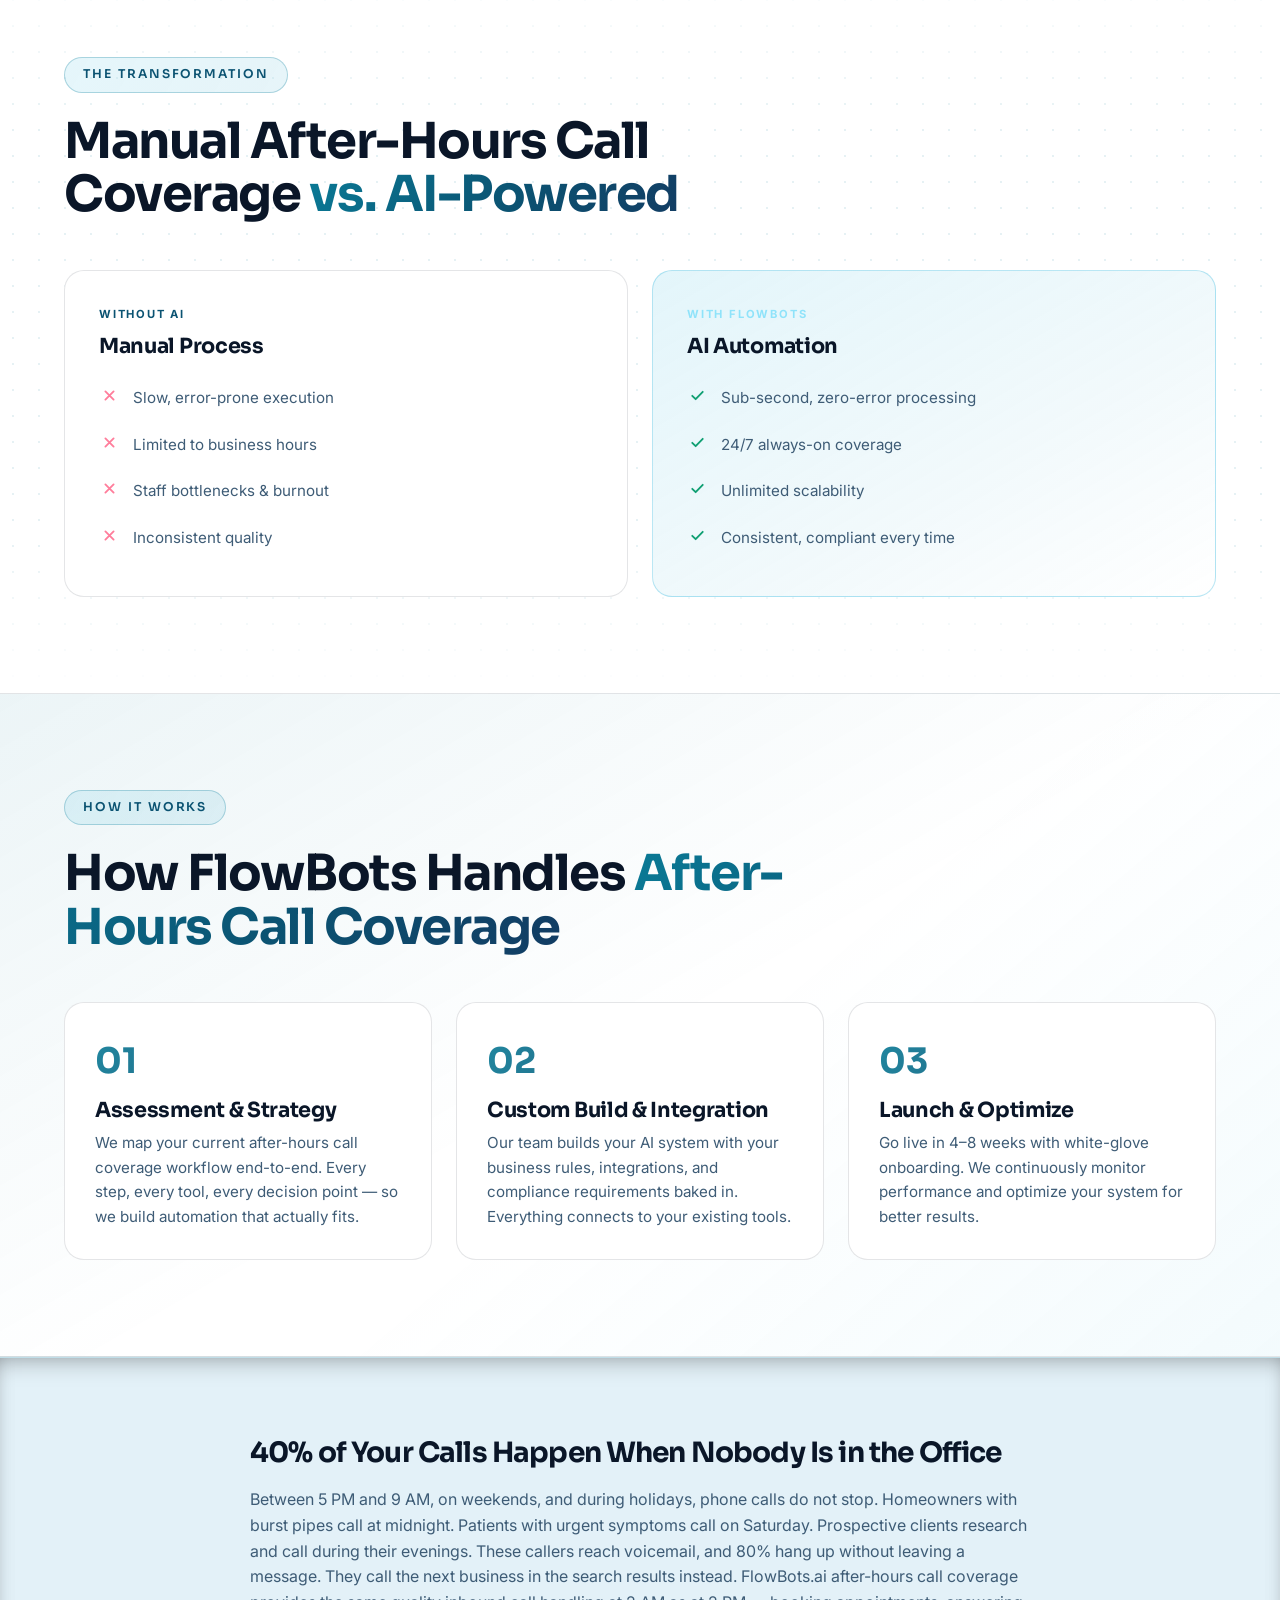
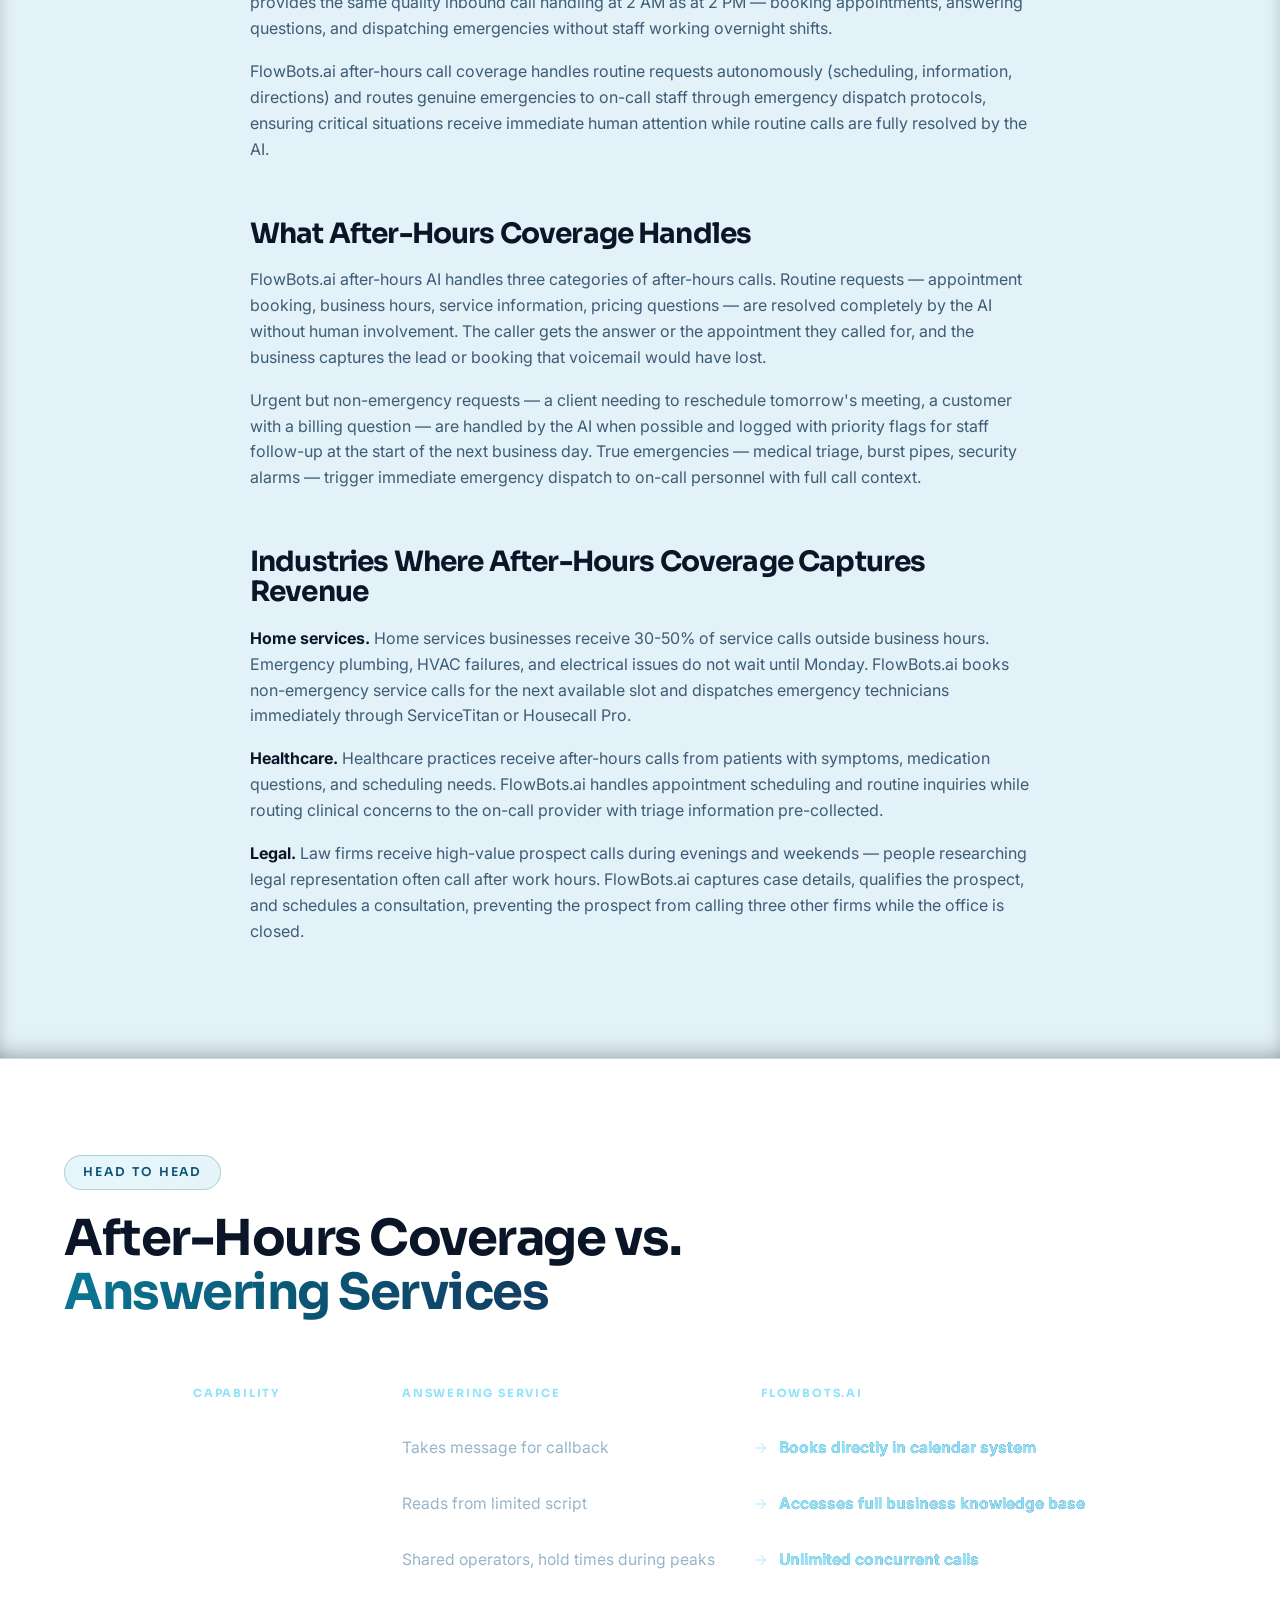
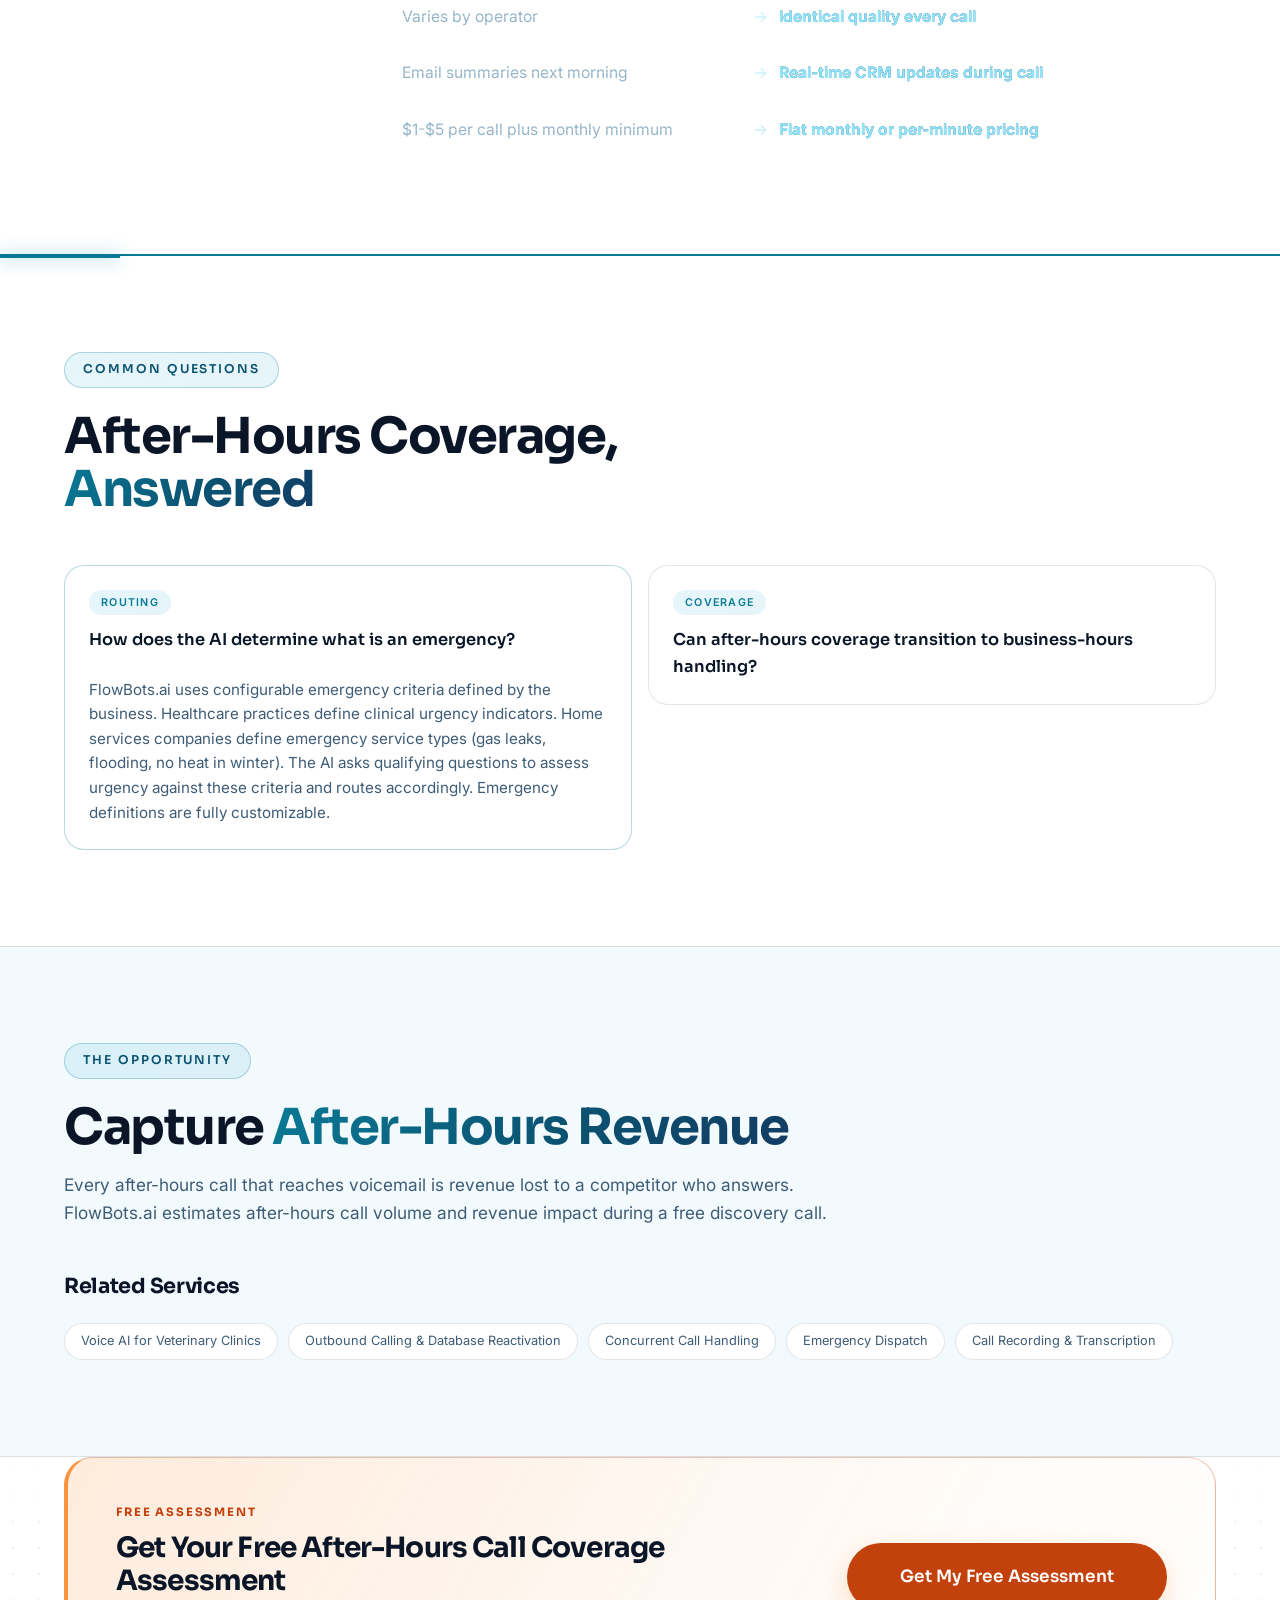
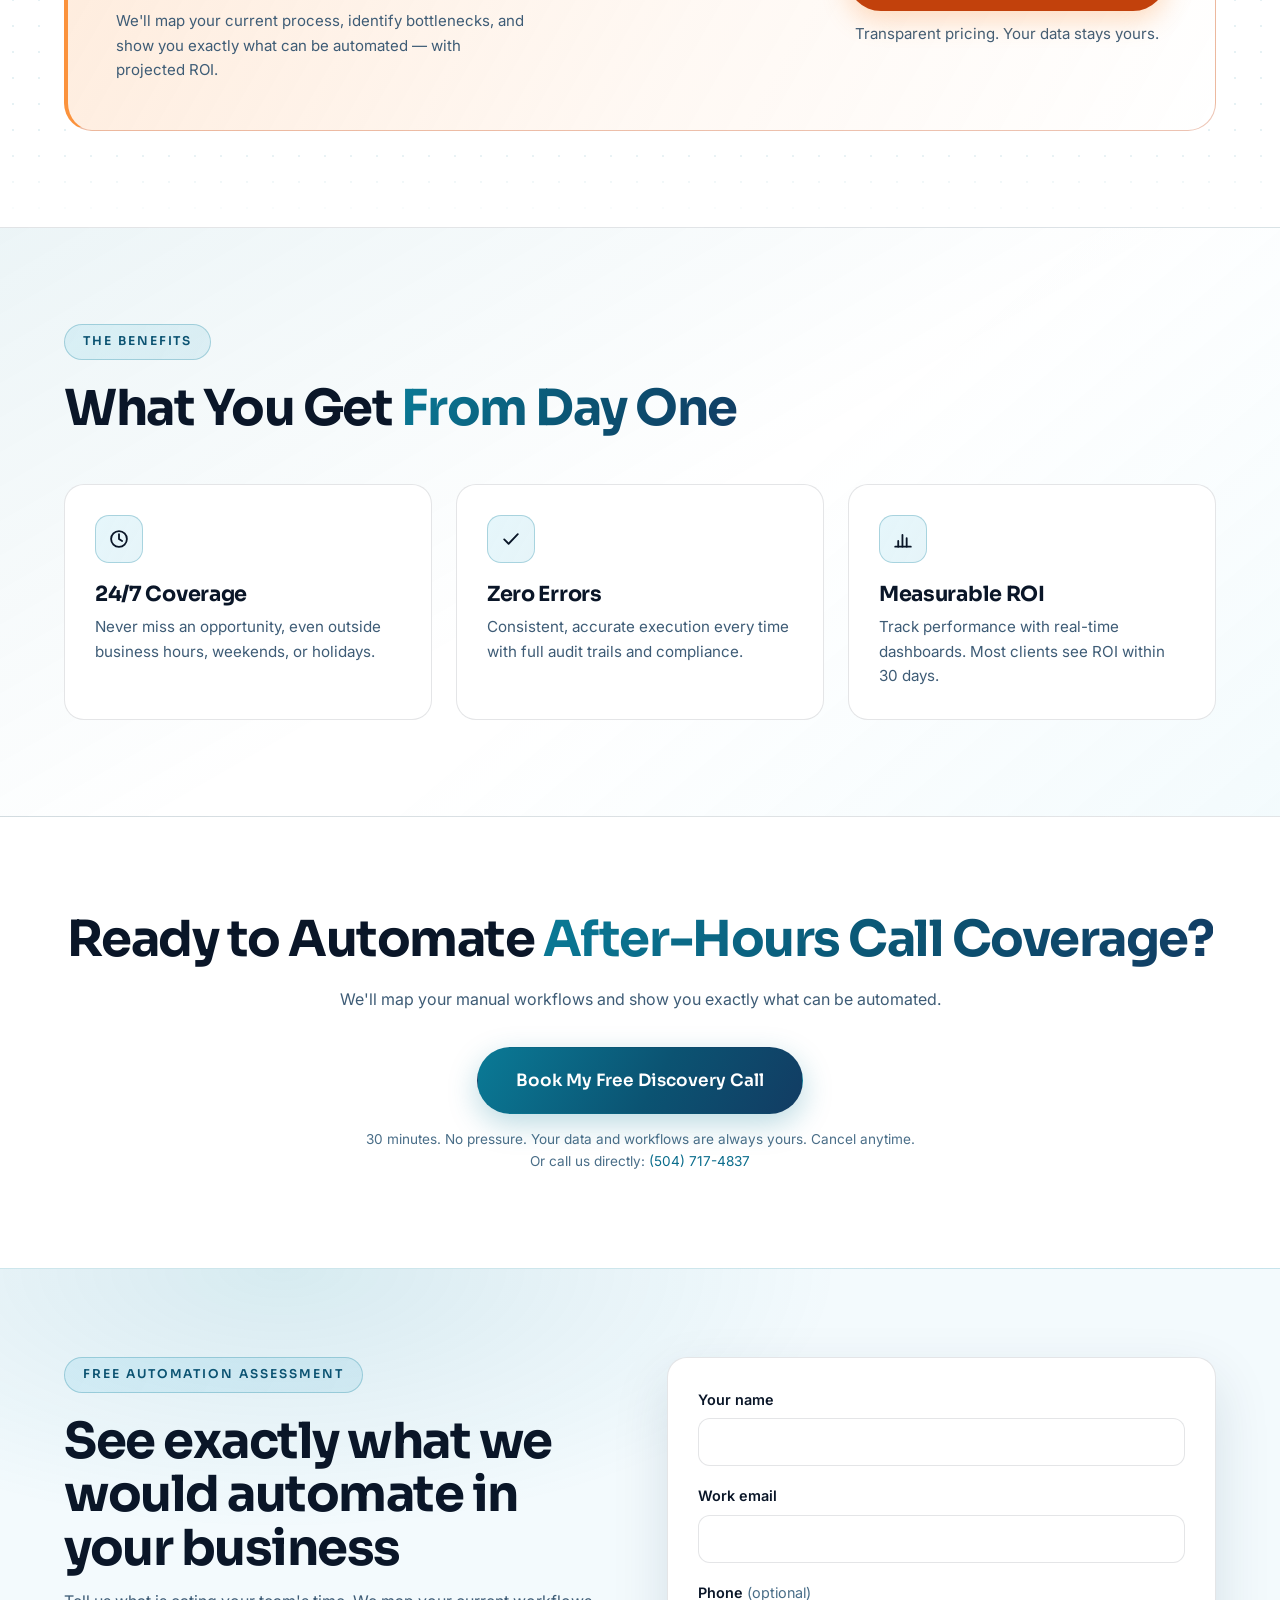
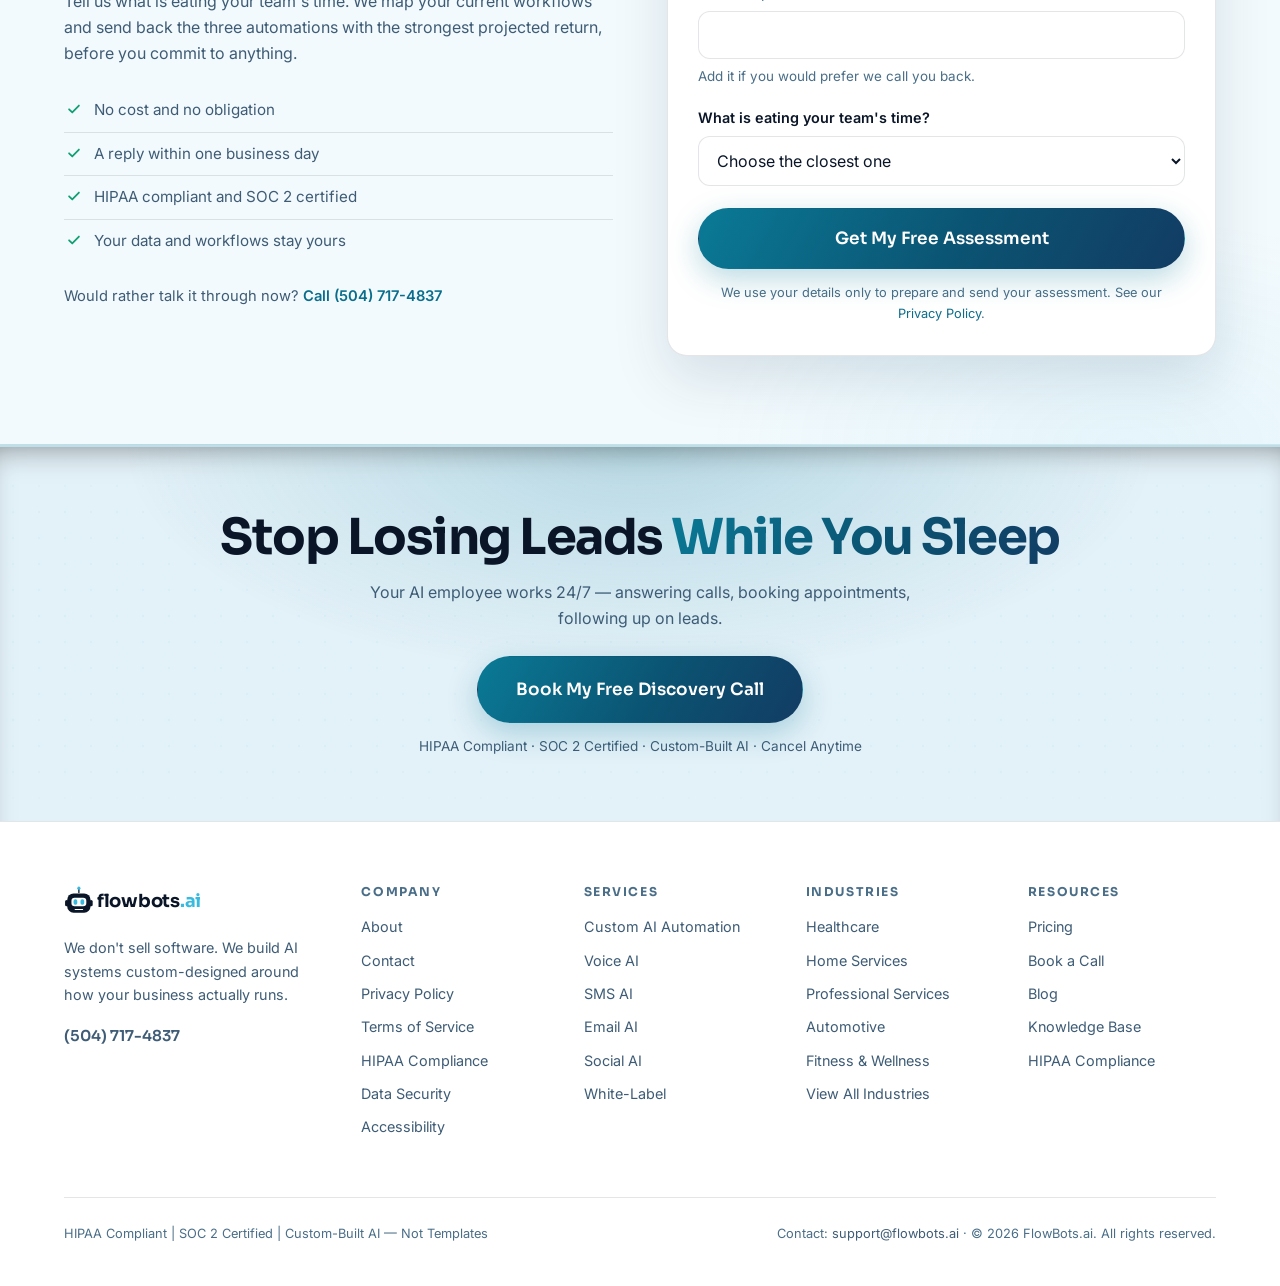
<file: solutions.html>
<!DOCTYPE html>
<html lang="en">
<head>
<meta charset="UTF-8">
<meta name="viewport" content="width=device-width, initial-scale=1.0">
<title>After-Hours Call Coverage | AI That Answers Every Call 24/7 | FlowBots.ai</title>
<meta name="description" content="After-hours call coverage powered by AI. Capture every lead, answer every question, and book appointments even when your team is off the clock.">
<link rel="preconnect" href="https://fonts.googleapis.com">
<link rel="preconnect" href="https://fonts.gstatic.com" crossorigin>
<link href="https://fonts.googleapis.com/css2?family=Sora:wght@500;600;700&family=Inter:wght@400;500;600&display=swap" rel="stylesheet">
<link rel="stylesheet" href="style.css?v=73">
<script>/* These are the animated designs: motion is on unless a URL explicitly
   asks for ?motion=off. A production build should restore respect for
   prefers-reduced-motion; this is a review prototype. */
try{if(!/[?&]motion=off/.test(location.search))document.documentElement.classList.add('motion-on');}catch(e){}</script>
</head>
<body>
<svg class="icon-sprite" aria-hidden="true" focusable="false" style="position:absolute;width:0;height:0;overflow:hidden"><defs><symbol id="i-phone" viewBox="0 0 24 24"><path d="M6.2 3.5h3.1l1.5 3.9-2 1.4a12.4 12.4 0 0 0 6.4 6.4l1.4-2 3.9 1.5v3.1a2 2 0 0 1-2.2 2A16.6 16.6 0 0 1 4.2 5.7a2 2 0 0 1 2-2.2Z"/></symbol><symbol id="i-message" viewBox="0 0 24 24"><path d="M4 5.5h16v10.2H9.2L4 20V5.5Z"/><path d="M8.2 9.4h7.6M8.2 12.4h5"/></symbol><symbol id="i-shield" viewBox="0 0 24 24"><path d="M12 3.2 19 6v5.1c0 4.5-2.9 8-7 9.7-4.1-1.7-7-5.2-7-9.7V6l7-2.8Z"/><path d="M9.2 11.8 11.3 14l3.5-3.7"/></symbol><symbol id="i-plug" viewBox="0 0 24 24"><path d="M9 3.2v4.4M15 3.2v4.4M6.2 7.6h11.6v3.1a5.8 5.8 0 0 1-11.6 0V7.6ZM12 16.5v4.3"/></symbol><symbol id="i-gear" viewBox="0 0 24 24"><circle cx="12" cy="12" r="3.1"/><path d="M12 3.2v2.4M12 18.4v2.4M5.8 5.8l1.7 1.7M16.5 16.5l1.7 1.7M3.2 12h2.4M18.4 12h2.4M5.8 18.2l1.7-1.7M16.5 7.5l1.7-1.7"/></symbol><symbol id="i-chart" viewBox="0 0 24 24"><path d="M3.5 20.4h17"/><path d="M6.8 20.4v-6.2M11.4 20.4V7.6M16 20.4v-9.2"/></symbol><symbol id="i-sync" viewBox="0 0 24 24"><path d="M20.2 12a8.2 8.2 0 0 1-13.9 5.9M3.8 12A8.2 8.2 0 0 1 17.7 6.1"/><path d="M3.8 7.2V12h4.8M20.2 16.8V12h-4.8"/></symbol><symbol id="i-folder" viewBox="0 0 24 24"><path d="M3.6 6.4h5.6l2 2.4h9.2v10.8H3.6V6.4Z"/><path d="M3.6 11.6h16.8"/></symbol><symbol id="i-puzzle" viewBox="0 0 24 24"><path d="M9.4 4.2h5.2v2.3a1.7 1.7 0 1 0 3.4 0V4.2h1.8v5.2h-2.3a1.7 1.7 0 1 0 0 3.4h2.3v6.9H4.2v-6.9h2.3a1.7 1.7 0 1 0 0-3.4H4.2V4.2h5.2Z"/></symbol><symbol id="i-bolt" viewBox="0 0 24 24"><path d="M13.4 2.6 4.8 13.5h5.9l-1.1 7.9 8.6-10.9h-5.9l1.1-7.9Z"/></symbol><symbol id="i-lock" viewBox="0 0 24 24"><rect x="4.8" y="10.6" width="14.4" height="9.6" rx="2"/><path d="M8.2 10.6V7.9a3.8 3.8 0 0 1 7.6 0v2.7"/></symbol><symbol id="i-unlock" viewBox="0 0 24 24"><rect x="4.8" y="10.6" width="14.4" height="9.6" rx="2"/><path d="M8.2 10.6V7.9a3.8 3.8 0 0 1 7.1-1.9"/></symbol><symbol id="i-document" viewBox="0 0 24 24"><path d="M6.2 3.4h7.4l4.2 4.2v13H6.2V3.4Z"/><path d="M13.6 3.4v4.2h4.2M9.2 12.4h5.6M9.2 15.8h5.6"/></symbol><symbol id="i-flask" viewBox="0 0 24 24"><path d="M9.4 3.4v6.1L4.6 18a2 2 0 0 0 1.7 3h11.4a2 2 0 0 0 1.7-3l-4.8-8.5V3.4"/><path d="M8.2 3.4h7.6M7.4 14.2h9.2"/></symbol><symbol id="i-trending" viewBox="0 0 24 24"><path d="M3.4 16.8 9.2 11l3.7 3.7 7.7-7.7"/><path d="M15.4 7h5.2v5.2"/></symbol><symbol id="i-users" viewBox="0 0 24 24"><circle cx="9.2" cy="8.4" r="3.2"/><path d="M3.6 19.6a5.6 5.6 0 0 1 11.2 0"/><path d="M16.2 6.2a3 3 0 0 1 0 5.9M17.4 14.6a5 5 0 0 1 3.2 4.6"/></symbol><symbol id="i-bot" viewBox="0 0 24 24"><rect x="4.4" y="8.2" width="15.2" height="10.6" rx="3"/><path d="M12 4.2v4M9.4 12.6v1.8M14.6 12.6v1.8M2.6 12.4v3M21.4 12.4v3"/><circle cx="12" cy="3.2" r="1.2"/></symbol><symbol id="i-tools" viewBox="0 0 24 24"><path d="M14.8 6.4a3.8 3.8 0 0 0 5 5l-9.6 9.6a2.2 2.2 0 0 1-3.1-3.1l9.6-9.6a3.8 3.8 0 0 0-5-5"/></symbol><symbol id="i-receipt" viewBox="0 0 24 24"><path d="M6 3.4h12v17.2l-3-1.9-3 1.9-3-1.9-3 1.9V3.4Z"/><path d="M9 8.4h6M9 12.2h6"/></symbol><symbol id="i-star" viewBox="0 0 24 24"><path d="m12 3.4 2.7 5.5 6 .9-4.3 4.2 1 6-5.4-2.8-5.4 2.8 1-6L3.3 9.8l6-.9L12 3.4Z"/></symbol><symbol id="i-mic" viewBox="0 0 24 24"><rect x="9.2" y="2.6" width="5.6" height="10.8" rx="2.8"/><path d="M5.4 11.6a6.6 6.6 0 0 0 13.2 0M12 18.2v3.2"/></symbol><symbol id="i-repeat" viewBox="0 0 24 24"><path d="M4.2 9.4a4 4 0 0 1 4-4h11.6M19.8 14.6a4 4 0 0 1-4 4H4.2"/><path d="M16.6 2.4 19.8 5.4l-3.2 3M7.4 15.6 4.2 18.6l3.2 3"/></symbol><symbol id="i-cpu" viewBox="0 0 24 24"><rect x="7.6" y="7.6" width="8.8" height="8.8" rx="1.6"/><path d="M10.6 2.8v4.8M13.4 2.8v4.8M10.6 16.4v4.8M13.4 16.4v4.8M2.8 10.6h4.8M2.8 13.4h4.8M16.4 10.6h4.8M16.4 13.4h4.8"/></symbol><symbol id="i-calendar" viewBox="0 0 24 24"><rect x="3.8" y="5.4" width="16.4" height="15" rx="2"/><path d="M8.2 2.8v4.4M15.8 2.8v4.4M3.8 10.4h16.4"/></symbol><symbol id="i-card" viewBox="0 0 24 24"><rect x="2.8" y="5.2" width="18.4" height="13.6" rx="2.2"/><path d="M2.8 10h18.4M6.4 14.6h3.4"/></symbol><symbol id="i-ruler" viewBox="0 0 24 24"><path d="m3.4 15.4 12-12 5.2 5.2-12 12-5.2-5.2Z"/><path d="m7.4 11.4 2 2M10.6 8.2l2 2M13.8 5 15.8 7"/></symbol><symbol id="i-clock" viewBox="0 0 24 24"><circle cx="12" cy="12" r="8.6"/><path d="M12 6.8V12l3.4 2.2"/></symbol><symbol id="i-search" viewBox="0 0 24 24"><circle cx="10.8" cy="10.8" r="6.8"/><path d="m16 16 4.6 4.6"/></symbol><symbol id="i-graduation" viewBox="0 0 24 24"><path d="M2.8 8.6 12 4.2l9.2 4.4-9.2 4.4L2.8 8.6Z"/><path d="M6.6 10.6v5.2c0 1.6 2.4 2.9 5.4 2.9s5.4-1.3 5.4-2.9v-5.2M20.4 9v5.4"/></symbol><symbol id="i-target" viewBox="0 0 24 24"><circle cx="12" cy="12" r="8.4"/><circle cx="12" cy="12" r="4.6"/><circle cx="12" cy="12" r="1"/></symbol><symbol id="i-home" viewBox="0 0 24 24"><path d="M3.8 10.8 12 3.8l8.2 7v9.4H3.8v-9.4Z"/><path d="M9.4 20.2v-5.6h5.2v5.6"/></symbol><symbol id="i-health" viewBox="0 0 24 24"><path d="M6.2 3.2v5.4a4.6 4.6 0 0 0 9.2 0V3.2"/><path d="M4.4 3.2h3.6M13.6 3.2h3.6M10.8 13a5.4 5.4 0 0 0 5.4 5.2 3.6 3.6 0 0 0 3.6-3.6v-1.2"/><circle cx="19.8" cy="11.4" r="2"/></symbol><symbol id="i-building" viewBox="0 0 24 24"><path d="M4.2 20.6V8.2L12 3.4l7.8 4.8v12.4"/><path d="M3 20.6h18M8 11.4h2.4M13.6 11.4H16M8 15.4h2.4M13.6 15.4H16"/></symbol><symbol id="i-check" viewBox="0 0 24 24"><path d="m4.6 12.4 4.8 4.8 10-10.4"/></symbol><symbol id="i-x" viewBox="0 0 24 24"><path d="M6.2 6.2l11.6 11.6M17.8 6.2 6.2 17.8"/></symbol><symbol id="i-menu" viewBox="0 0 24 24"><path d="M3.8 7h16.4M3.8 12h16.4M3.8 17h16.4"/></symbol><symbol id="i-arrow-down" viewBox="0 0 24 24"><path d="M12 4.2v14.6M6.4 13.4 12 19l5.6-5.6"/></symbol><symbol id="i-mail" viewBox="0 0 24 24"><rect x="3.2" y="5.2" width="17.6" height="13.6" rx="2"/><path d="m3.8 6.6 8.2 6 8.2-6"/></symbol><symbol id="i-route" viewBox="0 0 24 24"><circle cx="6" cy="6" r="2.6"/><circle cx="18" cy="18" r="2.6"/><path d="M8.6 6h5.8a3.6 3.6 0 0 1 0 7.2H9.6a3.6 3.6 0 0 0 0 7.2h.4"/></symbol></defs></svg>

<div class="topbar">
  <b>HIPAA Compliant &amp; SOC 2 Certified</b><span class="sep">|</span><span class="hide-m">Fixed-Price Proposals — No Surprise Invoices</span><span class="sep hide-m">|</span><span class="hide-m">Custom-Built — Not Templates</span>
</div>

<header class="site-header">
  <div class="wrap nav">
    <a class="brand" href="index.html" aria-label="FlowBots.ai home">
      <svg xmlns="http://www.w3.org/2000/svg" width="200" height="38" viewBox="0 0 320 60" role="img" aria-label="flowbots.ai"><g transform="translate(2 4)"><path stroke="#0A1628" stroke-linecap="round" stroke-width="2.5" d="M26 0v8"/><circle cx="26" r="3" fill="#38BADF"/><rect width="44" height="36" x="4" y="10" fill="#0A1628" rx="12" ry="12"/><rect width="6" height="12" y="22" fill="#0A1628" rx="3" ry="3"/><rect width="6" height="12" x="46" y="22" fill="#0A1628" rx="3" ry="3"/><rect width="28" height="16" x="12" y="18" fill="#FFFFFF" rx="6" ry="6"/><rect width="7" height="10" x="16" y="21" fill="#38BADF" rx="3" ry="3"/><rect width="7" height="10" x="29" y="21" fill="#38BADF" rx="3" ry="3"/><path stroke="#FFFFFF" stroke-linecap="round" stroke-width="2" d="M19 40h14"/></g><text x="62" y="40" fill="#0A1628" font-family="'Sora','DM Sans',Arial,sans-serif" font-size="34" font-weight="700" letter-spacing="-.5">flowbots<tspan fill="#38BADF">.ai</tspan></text></svg>
    </a>
    <ul class="nav-links">
      <li><a href="solutions.html" aria-current="page">Solutions</a></li>
      <li><a href="industries.html">Industries</a></li>
      <li><a href="automations.html">Automations</a></li>
      <li><a href="pricing.html">Pricing</a></li>
      <li><a href="about.html">About</a></li>
      <li><a href="blog.html">Blog</a></li>
    </ul>
    <div class="nav-cta">
      <a class="nav-phone" href="tel:+15047174837" data-track="tel-click">(504) 717-4837</a>
      <a class="btn btn-primary" href="https://www.flowbots.ai/book-call/" data-track="cta-book">Book My Free Discovery Call</a>
      <button class="nav-toggle" aria-expanded="false" aria-label="Open menu"><svg class="ico" aria-hidden="true"><use href="#i-menu"></use></svg></button>
    </div>
  </div>
  <nav class="mobile-menu" aria-label="Mobile">
    <a href="solutions.html">Solutions</a>
    <a href="industries.html">Industries</a>
    <a href="automations.html">Automations</a>
    <a href="pricing.html">Pricing</a>
    <a href="about.html">About</a>
    <a href="blog.html">Blog</a>
    <a href="tel:+15047174837" data-track="tel-click">(504) 717-4837</a>
  </nav>
</header>

<main>

<!-- ============ HERO ============ -->
<section class="hero">
  <div class="wrap hero-grid">
    <div>
      <nav class="crumbs" aria-label="Breadcrumb">
        <a href="index.html">Home</a><span class="sep">»</span><a href="solutions.html">Services</a><span class="sep">»</span><a href="solutions.html">Voice AI</a><span class="sep">»</span>After-Hours Call Coverage
      </nav>
      <span class="chip">Voice AI</span>
      <h1>After-Hours <span class="grad-text">Call Coverage</span></h1>
      <p class="lede">After-hours call coverage powered by AI. Capture every lead, answer every question, and book appointments even when your team is off the clock.</p>
      <div class="cta-row">
        <a class="btn btn-primary btn-lg" href="https://www.flowbots.ai/book-call/" data-track="cta-book">Book My Free Discovery Call</a>
        <a class="btn btn-ghost btn-lg" href="#">All Voice AI</a>
      </div>
      <p class="micro">30 minutes. Free. No pressure. No sales pitch.</p>
      <p class="hero-trust"><b>HIPAA Compliant · SOC 2 Certified · Custom-Built AI</b><br>Direct: <a href="tel:+15047174837" data-track="tel-click">(504) 717-4837</a></p>
    </div>

    <div class="panel" aria-label="Live after-hours call coverage dashboard (illustrative)">
      <div class="panel-bar">
        <span class="dot dot-r"></span><span class="dot dot-y"></span><span class="dot dot-g"></span>
        <span class="addr">flowbots.ai / after-hours-call-coverage</span>
        <span class="live-flag">Active</span>
      </div>
      <div class="panel-foot" style="border-top:0;grid-template-columns:repeat(3,1fr)">
        <div><b>1,247</b><span>Calls today</span></div>
        <div><b>&lt;1s</b><span>Answer time</span></div>
        <div><b>$0</b><span>After-hours cost</span></div>
      </div>
      <div class="feed" data-feed style="min-height:auto">
        <div class="feed-item"><div class="feed-icon" aria-hidden="true"><svg class="ico" aria-hidden="true"><use href="#i-phone"></use></svg></div><div><b>AI answered inbound call</b><span>Appointment booked</span></div><time>2s ago</time></div>
        <div class="feed-item"><div class="feed-icon" aria-hidden="true"><svg class="ico" aria-hidden="true"><use href="#i-message"></use></svg></div><div><b>SMS follow-up sent to 3 new leads</b><span>Two-way conversation open</span></div><time>1m ago</time></div>
        <div class="feed-item"><div class="feed-icon" aria-hidden="true"><svg class="ico" aria-hidden="true"><use href="#i-sync"></use></svg></div><div><b>CRM updated</b><span>Pipeline synced</span></div><time>4m ago</time></div>
      </div>
      <p class="micro center" style="margin:0;padding:0 20px 20px">All systems operational · 99.9% uptime</p>
    </div>
  </div>
</section>

<!-- ============ TRUST CHIPS ============ -->
<div class="value-strip">
  <div class="wrap" style="padding-top:26px;padding-bottom:26px">
    <div class="chips" style="margin-top:0;justify-content:center">
      <span>Custom-Built For You</span>
      <span>Live in 4–8 Weeks</span>
      <span>No Long-Term Contracts</span>
      <span>Your Data. Your Workflows. No Lock-In.</span>
    </div>
  </div>
</div>

<!-- ============ STATS ============ -->
<section class="sec-panel">
  <div class="wrap">
    <div class="section-head center reveal">
      <span class="eyebrow">What the Data Says</span>
      <h2>Why After-Hours <span class="grad-text">Coverage Pays</span></h2>
    </div>
    <div class="stat-grid reveal" style="grid-template-columns:repeat(auto-fit,minmax(220px,1fr))">
      <div class="stat"><b class="countup" data-target="78" data-suffix="%">0%</b><span class="stat-label">Buy from first responder</span><span class="stat-src">Lead Connect</span></div>
      <div class="stat"><b class="countup" data-target="57" data-suffix="%">0%</b><span class="stat-label">Of work hours automatable</span><span class="stat-src">McKinsey 2025</span></div>
      <div class="stat"><b class="countup" data-target="40" data-suffix="%">0%</b><span class="stat-label">Productivity boost with AI</span><span class="stat-src">McKinsey 2025</span></div>
    </div>
  </div>
</section>

<!-- ============ THE TRANSFORMATION ============ -->
<section class="sec-grid">
  <div class="wrap">
    <div class="section-head reveal">
      <span class="eyebrow">The Transformation</span>
      <h2>Manual After-Hours Call Coverage <span class="grad-text">vs. AI-Powered</span></h2>
    </div>
    <div class="cmp reveal">
      <div class="cmp-col bad">
        <span class="cmp-tag">Without AI</span>
        <h3>Manual Process</h3>
        <ul>
          <li>Slow, error-prone execution</li>
          <li>Limited to business hours</li>
          <li>Staff bottlenecks &amp; burnout</li>
          <li>Inconsistent quality</li>
        </ul>
      </div>
      <div class="cmp-col good">
        <span class="cmp-tag">With FlowBots</span>
        <h3>AI Automation</h3>
        <ul>
          <li>Sub-second, zero-error processing</li>
          <li>24/7 always-on coverage</li>
          <li>Unlimited scalability</li>
          <li>Consistent, compliant every time</li>
        </ul>
      </div>
    </div>
  </div>
</section>

<!-- ============ HOW IT WORKS ============ -->
<section class="sec-wash">
  <div class="wrap">
    <div class="section-head reveal">
      <span class="eyebrow">How It Works</span>
      <h2>How FlowBots Handles <span class="grad-text">After-Hours Call Coverage</span></h2>
    </div>
    <div class="grid-3">
      <div class="card reveal">
        <span class="card-num">01</span>
        <h3>Assessment &amp; Strategy</h3>
        <p>We map your current after-hours call coverage workflow end-to-end. Every step, every tool, every decision point — so we build automation that actually fits.</p>
      </div>
      <div class="card reveal">
        <span class="card-num">02</span>
        <h3>Custom Build &amp; Integration</h3>
        <p>Our team builds your AI system with your business rules, integrations, and compliance requirements baked in. Everything connects to your existing tools.</p>
      </div>
      <div class="card reveal">
        <span class="card-num">03</span>
        <h3>Launch &amp; Optimize</h3>
        <p>Go live in 4–8 weeks with white-glove onboarding. We continuously monitor performance and optimize your system for better results.</p>
      </div>
    </div>
  </div>
</section>

<!-- ============ LONG-FORM ============ -->
<section class="sec-inset" style="padding-top:80px">
  <div class="wrap">
    <div class="prose reveal" style="margin:0 auto">
      <h2>40% of Your Calls Happen When Nobody Is in the Office</h2>
      <p>Between 5 PM and 9 AM, on weekends, and during holidays, phone calls do not stop. Homeowners with burst pipes call at midnight. Patients with urgent symptoms call on Saturday. Prospective clients research and call during their evenings. These callers reach voicemail, and 80% hang up without leaving a message. They call the next business in the search results instead. FlowBots.ai after-hours call coverage provides the same quality inbound call handling at 2 AM as at 2 PM — booking appointments, answering questions, and dispatching emergencies without staff working overnight shifts.</p>
      <p>FlowBots.ai after-hours call coverage handles routine requests autonomously (scheduling, information, directions) and routes genuine emergencies to on-call staff through emergency dispatch protocols, ensuring critical situations receive immediate human attention while routine calls are fully resolved by the AI.</p>

      <h2>What After-Hours Coverage Handles</h2>
      <p>FlowBots.ai after-hours AI handles three categories of after-hours calls. Routine requests — appointment booking, business hours, service information, pricing questions — are resolved completely by the AI without human involvement. The caller gets the answer or the appointment they called for, and the business captures the lead or booking that voicemail would have lost.</p>
      <p>Urgent but non-emergency requests — a client needing to reschedule tomorrow's meeting, a customer with a billing question — are handled by the AI when possible and logged with priority flags for staff follow-up at the start of the next business day. True emergencies — medical triage, burst pipes, security alarms — trigger immediate emergency dispatch to on-call personnel with full call context.</p>

      <h2>Industries Where After-Hours Coverage Captures Revenue</h2>
      <p><strong>Home services.</strong> Home services businesses receive 30-50% of service calls outside business hours. Emergency plumbing, HVAC failures, and electrical issues do not wait until Monday. FlowBots.ai books non-emergency service calls for the next available slot and dispatches emergency technicians immediately through ServiceTitan or Housecall Pro.</p>
      <p><strong>Healthcare.</strong> Healthcare practices receive after-hours calls from patients with symptoms, medication questions, and scheduling needs. FlowBots.ai handles appointment scheduling and routine inquiries while routing clinical concerns to the on-call provider with triage information pre-collected.</p>
      <p><strong>Legal.</strong> Law firms receive high-value prospect calls during evenings and weekends — people researching legal representation often call after work hours. FlowBots.ai captures case details, qualifies the prospect, and schedules a consultation, preventing the prospect from calling three other firms while the office is closed.</p>
    </div>
  </div>
</section>

<!-- ============ VS ANSWERING SERVICES ============ -->
<section>
  <div class="wrap">
    <div class="section-head reveal">
      <span class="eyebrow">Head to Head</span>
      <h2>After-Hours Coverage vs. <span class="grad-text">Answering Services</span></h2>
    </div>
    <div class="table-wrap reveal">
      <table>
        <thead><tr><th scope="col">Capability</th><th scope="col">Answering Service</th><th scope="col">FlowBots.ai</th></tr></thead>
        <tbody>
          <tr><td>Appointment booking</td><td>Takes message for callback</td><td class="hl">Books directly in calendar system</td></tr>
          <tr><td>Information accuracy</td><td>Reads from limited script</td><td class="hl">Accesses full business knowledge base</td></tr>
          <tr><td>Call capacity</td><td>Shared operators, hold times during peaks</td><td class="hl">Unlimited concurrent calls</td></tr>
          <tr><td>Consistency</td><td>Varies by operator</td><td class="hl">Identical quality every call</td></tr>
          <tr><td>CRM integration</td><td>Email summaries next morning</td><td class="hl">Real-time CRM updates during call</td></tr>
          <tr><td>Cost</td><td>$1-$5 per call plus monthly minimum</td><td class="hl">Flat monthly or per-minute pricing</td></tr>
        </tbody>
      </table>
    </div>
  </div>
</section>

<!-- ============ FAQ ============ -->
<section class="sec-rule">
  <div class="wrap">
    <div class="section-head reveal">
      <span class="eyebrow">Common Questions</span>
      <h2>After-Hours Coverage, <span class="grad-text">Answered</span></h2>
    </div>
    <div class="faq reveal">
      <details open>
        <summary><span class="q-tag">Routing</span>How does the AI determine what is an emergency?</summary>
        <div class="faq-a">FlowBots.ai uses configurable emergency criteria defined by the business. Healthcare practices define clinical urgency indicators. Home services companies define emergency service types (gas leaks, flooding, no heat in winter). The AI asks qualifying questions to assess urgency against these criteria and routes accordingly. Emergency definitions are fully customizable.</div>
      </details>
      <details>
        <summary><span class="q-tag">Coverage</span>Can after-hours coverage transition to business-hours handling?</summary>
        <div class="faq-a">FlowBots.ai switches between after-hours and business-hours configurations automatically based on the business schedule. Some businesses use FlowBots.ai 24/7 with the same configuration. Others use different conversation flows for business hours (routing to staff when needed) versus after-hours (handling everything autonomously). The transition is automatic and configurable by day of week.</div>
      </details>
    </div>
  </div>
</section>

<!-- ============ CAPTURE AFTER-HOURS REVENUE ============ -->
<section class="sec-panel">
  <div class="wrap">
    <div class="section-head reveal">
      <span class="eyebrow">The Opportunity</span>
      <h2>Capture <span class="grad-text">After-Hours Revenue</span></h2>
      <p>Every after-hours call that reaches voicemail is revenue lost to a competitor who answers. FlowBots.ai estimates after-hours call volume and revenue impact during a free discovery call.</p>
    </div>
    <h3 class="reveal">Related Services</h3>
    <div class="chips reveal">
      <span>Voice AI for Veterinary Clinics</span>
      <span>Outbound Calling &amp; Database Reactivation</span>
      <span>Concurrent Call Handling</span>
      <span>Emergency Dispatch</span>
      <span>Call Recording &amp; Transcription</span>
    </div>
  </div>
</section>

<!-- ============ ASSESSMENT BAND ============ -->
<section class="sec-grid" style="padding-top:0">
  <div class="wrap">
    <div class="band reveal">
      <div>
        <h2>Get Your Free After-Hours Call Coverage Assessment</h2>
        <p>We'll map your current process, identify bottlenecks, and show you exactly what can be automated — with projected ROI.</p>
      </div>
      <div class="cta-col">
        <a class="btn btn-primary btn-lg" href="#assessment" data-track="cta-assessment">Get My Free Assessment</a>
        <p class="micro">Transparent pricing. Your data stays yours.</p>
      </div>
    </div>
  </div>
</section>

<!-- ============ BENEFITS ============ -->
<section class="sec-wash">
  <div class="wrap">
    <div class="section-head reveal">
      <span class="eyebrow">The Benefits</span>
      <h2>What You Get <span class="grad-text">From Day One</span></h2>
    </div>
    <div class="grid-3">
      <div class="card reveal"><div class="card-icon" aria-hidden="true"><svg class="ico" aria-hidden="true"><use href="#i-clock"></use></svg></div><h3>24/7 Coverage</h3><p>Never miss an opportunity, even outside business hours, weekends, or holidays.</p></div>
      <div class="card reveal"><div class="card-icon" aria-hidden="true"><svg class="ico" aria-hidden="true"><use href="#i-check"></use></svg></div><h3>Zero Errors</h3><p>Consistent, accurate execution every time with full audit trails and compliance.</p></div>
      <div class="card reveal"><div class="card-icon" aria-hidden="true"><svg class="ico" aria-hidden="true"><use href="#i-chart"></use></svg></div><h3>Measurable ROI</h3><p>Track performance with real-time dashboards. Most clients see ROI within 30 days.</p></div>
    </div>
  </div>
</section>

<!-- ============ CLOSING CTA ============ -->
<section>
  <div class="wrap center">
    <h2 class="reveal">Ready to Automate <span class="grad-text">After-Hours Call Coverage?</span></h2>
    <p class="muted mt-2 reveal" style="max-width:620px;margin-left:auto;margin-right:auto">We'll map your manual workflows and show you exactly what can be automated.</p>
    <p class="mt-3 reveal"><a class="btn btn-primary btn-lg" href="https://www.flowbots.ai/book-call/" data-track="cta-book">Book My Free Discovery Call</a></p>
    <p class="micro reveal">30 minutes. No pressure. Your data and workflows are always yours. Cancel anytime.<br>Or call us directly: <a href="tel:+15047174837" data-track="tel-click">(504) 717-4837</a></p>
  </div>
</section>


<section class="lead-section sec-feature" id="assessment">
  <div class="wrap lead-grid">
    <div class="lead-copy">
      <span class="eyebrow">Free Automation Assessment</span>
      <h2>See exactly what we would automate in your business</h2>
      <p>Tell us what is eating your team's time. We map your current workflows and send back the three automations with the strongest projected return, before you commit to anything.</p>
      <ul class="lead-assure">
        <li>No cost and no obligation</li>
        <li>A reply within one business day</li>
        <li>HIPAA compliant and SOC 2 certified</li>
        <li>Your data and workflows stay yours</li>
      </ul>
      <p class="lead-alt">Would rather talk it through now? <a href="tel:+15047174837" data-track="tel-click">Call (504) 717-4837</a></p>
    </div>

    <form class="lead-form" novalidate data-leadform>
      <div class="field">
        <label for="lf-name">Your name</label>
        <input id="lf-name" name="name" type="text" autocomplete="name" required aria-describedby="lf-name-err">
        <span class="field-err" id="lf-name-err" role="alert"></span>
      </div>
      <div class="field">
        <label for="lf-email">Work email</label>
        <input id="lf-email" name="email" type="email" autocomplete="email" inputmode="email" required aria-describedby="lf-email-err">
        <span class="field-err" id="lf-email-err" role="alert"></span>
      </div>
      <div class="field">
        <label for="lf-phone">Phone <span class="opt">(optional)</span></label>
        <input id="lf-phone" name="phone" type="tel" autocomplete="tel" inputmode="tel" aria-describedby="lf-phone-hint">
        <span class="field-hint" id="lf-phone-hint">Add it if you would prefer we call you back.</span>
      </div>
      <div class="field">
        <label for="lf-problem">What is eating your team's time?</label>
        <select id="lf-problem" name="problem" required aria-describedby="lf-problem-err">
          <option value="">Choose the closest one</option>
          <option>We are missing calls after hours</option>
          <option>Leads go cold before we follow up</option>
          <option>My team is buried in repetitive tasks</option>
          <option>We need to scale without hiring</option>
          <option>Something else</option>
        </select>
        <span class="field-err" id="lf-problem-err" role="alert"></span>
      </div>
      <button type="submit" class="btn btn-primary btn-lg lead-submit">Get My Free Assessment</button>
      <p class="lead-privacy">We use your details only to prepare and send your assessment. See our <a href="https://www.flowbots.ai/privacy-policy/">Privacy Policy</a>.</p>
    </form>

    <div class="lead-success" hidden role="status">
      <span class="lead-tick" aria-hidden="true">
        <svg class="ico" aria-hidden="true"><use href="#i-check"></use></svg>
      </span>
      <h3>Your assessment request is in</h3>
      <p>We will map your workflows and reply within one business day with the three automations we would build first, and what each is worth.</p>
      <p class="lead-alt">Need it sooner? <a href="tel:+15047174837" data-track="tel-click">Call (504) 717-4837</a></p>
    </div>
  </div>
</section>

<!-- ============ PRE-FOOTER CTA ============ -->
<section class="prefoot">
  <div class="wrap">
    <h2 class="reveal">Stop Losing Leads <span class="grad-text">While You Sleep</span></h2>
    <p class="reveal">Your AI employee works 24/7 — answering calls, booking appointments, following up on leads.</p>
    <div class="reveal">
      <a class="btn btn-primary btn-lg" href="https://www.flowbots.ai/book-call/" data-track="cta-book">Book My Free Discovery Call</a>
      <p class="micro">HIPAA Compliant · SOC 2 Certified · Custom-Built AI · Cancel Anytime</p>
    </div>
  </div>
</section>

</main>

<footer class="site-footer">
  <div class="wrap">
    <div class="footer-grid">
      <div>
        <svg xmlns="http://www.w3.org/2000/svg" width="170" height="32" viewBox="0 0 320 60" role="img" aria-label="flowbots.ai"><g transform="translate(2 4)"><path stroke="#0A1628" stroke-linecap="round" stroke-width="2.5" d="M26 0v8"/><circle cx="26" r="3" fill="#38BADF"/><rect width="44" height="36" x="4" y="10" fill="#0A1628" rx="12" ry="12"/><rect width="6" height="12" y="22" fill="#0A1628" rx="3" ry="3"/><rect width="6" height="12" x="46" y="22" fill="#0A1628" rx="3" ry="3"/><rect width="28" height="16" x="12" y="18" fill="#FFFFFF" rx="6" ry="6"/><rect width="7" height="10" x="16" y="21" fill="#38BADF" rx="3" ry="3"/><rect width="7" height="10" x="29" y="21" fill="#38BADF" rx="3" ry="3"/><path stroke="#FFFFFF" stroke-linecap="round" stroke-width="2" d="M19 40h14"/></g><text x="62" y="40" fill="#0A1628" font-family="'Sora','DM Sans',Arial,sans-serif" font-size="34" font-weight="700" letter-spacing="-.5">flowbots<tspan fill="#38BADF">.ai</tspan></text></svg>
        <p class="footer-tag">We don't sell software. We build AI systems custom-designed around how your business actually runs.</p>
        <p><a href="tel:+15047174837" data-track="tel-click" class="nav-phone">(504) 717-4837</a></p>
      </div>
      <div>
        <h4>Company</h4>
        <ul>
          <li><a href="about.html">About</a></li>
          <li><a href="https://www.flowbots.ai/contact/">Contact</a></li>
          <li><a href="https://www.flowbots.ai/privacy-policy/">Privacy Policy</a></li>
          <li><a href="https://www.flowbots.ai/terms-of-service/">Terms of Service</a></li>
          <li><a href="https://www.flowbots.ai/hipaa-compliance/">HIPAA Compliance</a></li>
          <li><a href="https://www.flowbots.ai/data-security/">Data Security</a></li>
          <li><a href="https://www.flowbots.ai/accessibility/">Accessibility</a></li>
        </ul>
      </div>
      <div>
        <h4>Services</h4>
        <ul>
          <li><a href="automations.html">Custom AI Automation</a></li>
          <li><a href="solutions.html">Voice AI</a></li>
          <li><a href="solutions.html">SMS AI</a></li>
          <li><a href="solutions.html">Email AI</a></li>
          <li><a href="solutions.html">Social AI</a></li>
          <li><a href="solutions.html">White-Label</a></li>
        </ul>
      </div>
      <div>
        <h4>Industries</h4>
        <ul>
          <li><a href="industries.html">Healthcare</a></li>
          <li><a href="industries.html">Home Services</a></li>
          <li><a href="industries.html">Professional Services</a></li>
          <li><a href="industries.html">Automotive</a></li>
          <li><a href="industries.html">Fitness &amp; Wellness</a></li>
          <li><a href="industries.html">View All Industries</a></li>
        </ul>
      </div>
      <div>
        <h4>Resources</h4>
        <ul>
          <li><a href="pricing.html">Pricing</a></li>
          <li><a href="https://www.flowbots.ai/book-call/" data-track="cta-book">Book a Call</a></li>
          <li><a href="blog.html">Blog</a></li>
          <li><a href="https://www.flowbots.ai/ai-automation-knowledge-base/">Knowledge Base</a></li>
          <li><a href="https://www.flowbots.ai/hipaa-compliance/">HIPAA Compliance</a></li>
        </ul>
      </div>
    </div>
    <div class="footer-bottom">
      <span>HIPAA Compliant | SOC 2 Certified | Custom-Built AI — Not Templates</span>
      <span>Contact: <a href="mailto:support@flowbots.ai">support@flowbots.ai</a> · © 2026 FlowBots.ai. All rights reserved.</span>
    </div>
  </div>
</footer>

<div class="sticky-cta">
  <a class="btn btn-ghost" href="tel:+15047174837">Call Us</a>
  <a class="btn btn-primary" href="https://www.flowbots.ai/book-call/" data-track="cta-book">Book Free Call</a>
</div>


<button type="button" class="to-top" aria-label="Back to top" hidden><svg class="ico" aria-hidden="true"><use href="#i-arrow-down"></use></svg></button>
<!-- review control: device preview. Not part of the design. -->
<div class="rv-device" role="group" aria-label="Device preview">
  <span class="rv-label">View</span>
  <button type="button" data-rv="desktop" aria-pressed="true">Desktop</button>
  <button type="button" data-rv="tablet" aria-pressed="false">Tablet</button>
  <button type="button" data-rv="mobile" aria-pressed="false">Mobile</button>
</div>
<script>
(function(){
  /* Device preview needs a real viewport, not a narrowed container: CSS media
     queries answer to the viewport, so shrinking the page would show the
     desktop layout at a small width. Tablet and mobile therefore hand off to
     preview.html, which frames this same page in an iframe. */
  var bar = document.querySelector('.rv-device');
  if (!bar) return;
  var page = location.pathname.split('/').pop() || 'index.html';
  bar.addEventListener('click', function(e){
    var b = e.target.closest('[data-rv]');
    if (!b) return;
    var d = b.getAttribute('data-rv');
    if (d === 'desktop') return;
    location.href = 'preview.html?page=' + encodeURIComponent(page) + '&device=' + d;
  });
})();
</script>

<script src="app.js?v=73"></script>
</body>
</html>
</file>
<file: style.css>
/* ============================================================
   FlowBots.ai — Direction 3 "Kinetic"
   High-energy modern SaaS. Deep indigo-navy ground with a cyan→
   violet gradient system, oversized geometric type, pill shapes,
   heavy use of motion and glow. Bold and product-forward.
   ============================================================ */

:root{
  --check-mask:url("data:image/svg+xml,%3Csvg xmlns='http://www.w3.org/2000/svg' viewBox='0 0 24 24' fill='none' stroke='%23000' stroke-width='2.6' stroke-linecap='round' stroke-linejoin='round'%3E%3Cpath d='m4.6 12.4 4.8 4.8 10-10.4'/%3E%3C/svg%3E");
  --bg:#FFFFFF;
  --bg-2:#EDF6FB;
  --surface:#FFFFFF;
  --surface-2:#F3FAFD;
  --line:rgba(10,22,40,.11);
  --line-2:rgba(10,122,150,.28);
  --ink:#0A1628;
  --muted:#3E5C76;
  --faint:#4A6E88;
  --blue-deep:#0A7A96;
  --blue-bright:#38BADF;
  --blue:#0A7A96;
  --blue-lite:#1E9FC6;
  /* Bright gradient: decorative fills only — rails, dots, orbs, borders. */
  --grad:linear-gradient(120deg,#6FD8F6 0%,#38BADF 52%,#0A7A96 100%);
  /* Deep gradient: anything carrying text. Every stop clears AA on white,
     and white text clears AA on top of it. */
  --grad-deep:linear-gradient(120deg,#0A7A96 0%,#0B5372 55%,#123C63 100%);
  --grad-soft:linear-gradient(120deg,rgba(56,186,223,.13),rgba(30,159,198,.11));
  --ink-on-grad:#FFFFFF;
  --good:#0F9F72;
  --warn:#B4791B;
  --radius:20px;
  --radius-sm:12px;
  --radius-pill:999px;
  --shadow:0 22px 55px rgba(10,50,80,.13);
  --glow-cyan:0 10px 30px rgba(10,122,150,.28);
  --font-display:"Sora",system-ui,sans-serif;
  --font-body:"Inter",system-ui,sans-serif;
  --wrap:1200px;
}

*{margin:0;padding:0;box-sizing:border-box}
html{scroll-behavior:smooth}
@media (prefers-reduced-motion:reduce){
  html:not(.motion-on){scroll-behavior:auto}
  html:not(.motion-on) *,html:not(.motion-on) *::before,html:not(.motion-on) *::after{animation-duration:.001s!important;animation-iteration-count:1!important;transition-duration:.001s!important}
}
body{
  font-family:var(--font-body);background:var(--bg);color:var(--ink);
  line-height:1.62;font-size:16px;-webkit-font-smoothing:antialiased;overflow-x:hidden;
}
img,svg{max-width:100%;display:block}
a{color:var(--blue-deep);text-decoration:none}
a:hover{text-decoration:underline}
:focus-visible{outline:2px solid var(--blue-bright);outline-offset:3px;border-radius:6px}

h1,h2,h3,h4{font-family:var(--font-display);font-weight:700;line-height:1.08;letter-spacing:-.03em}
h1{font-size:clamp(2.5rem,6vw,4.3rem)}
h2{font-size:clamp(2rem,4.2vw,3.1rem)}
h3{font-size:1.3rem;letter-spacing:-.015em}
h4{font-size:1.05rem;letter-spacing:-.01em}
.grad-text{background:var(--grad-deep);-webkit-background-clip:text;background-clip:text;color:transparent}

.wrap{max-width:var(--wrap);margin:0 auto;padding:0 24px}
section{padding:100px 0;position:relative}
@media(max-width:720px){section{padding:64px 0}}

.eyebrow{
  display:inline-block;font-family:var(--font-display);font-size:.76rem;font-weight:600;
  letter-spacing:.16em;text-transform:uppercase;
  background:var(--grad-soft);border:1px solid var(--line-2);border-radius:var(--radius-pill);
  padding:7px 18px;color:var(--blue-deep);margin-bottom:22px;
}
.section-head{max-width:780px;margin-bottom:56px}
.section-head.center{margin-left:auto;margin-right:auto;text-align:center}
.section-head p{color:var(--muted);margin-top:16px;font-size:1.08rem}

/* ---------- buttons ---------- */
.btn{
  display:inline-flex;align-items:center;justify-content:center;gap:10px;
  font-family:var(--font-display);font-weight:600;font-size:1rem;
  padding:16px 30px;border-radius:var(--radius-pill);border:1px solid transparent;
  cursor:pointer;transition:transform .18s cubic-bezier(.2,.8,.3,1),box-shadow .18s ease-out,opacity .18s;
  text-decoration:none!important;white-space:nowrap;position:relative;
}
.btn-primary{background:var(--grad-deep);color:var(--ink-on-grad);box-shadow:var(--glow-cyan)}
.btn-primary:hover{transform:translateY(-2px) scale(1.015);box-shadow:0 0 60px rgba(56,186,223,.45)}
.btn-primary:active{transform:translateY(0) scale(.985)}
.btn-ghost{border-color:var(--line-2);color:var(--ink);background:rgba(10,22,40,.03)}
.btn-ghost:hover{border-color:var(--blue-deep);background:rgba(56,186,223,.08);transform:translateY(-2px)}
.btn-lg{padding:19px 38px;font-size:1.06rem}
.micro{font-size:.85rem;color:var(--faint);margin-top:14px}
.cta-row{display:flex;gap:14px;flex-wrap:wrap;align-items:center}

/* ---------- topbar / header ---------- */
.topbar{
  background:var(--grad-deep);color:var(--ink-on-grad);font-size:.78rem;font-weight:600;
  padding:8px 0;text-align:center;
}
.topbar .sep{margin:0 10px;opacity:.45}
@media(max-width:900px){.topbar .hide-m{display:none}}

.site-header{
  position:sticky;top:0;z-index:60;background:rgba(255,255,255,.82);
  backdrop-filter:blur(16px);border-bottom:1px solid var(--line);
}
.nav{display:flex;align-items:center;gap:28px;height:74px}
.brand svg{height:34px;width:auto}
.nav-links{display:flex;gap:8px;list-style:none}
.nav-links a{
  color:var(--muted);font-size:.93rem;font-weight:500;text-decoration:none;
  padding:8px 14px;border-radius:var(--radius-pill);transition:background .16s,color .16s;
}
.nav-links a:hover,.nav-links a[aria-current="page"]{color:var(--ink);background:rgba(120,200,240,.1)}
.nav-cta{margin-left:auto;display:flex;align-items:center;gap:16px}
.nav-phone{color:var(--ink);font-family:var(--font-display);font-weight:600;font-size:.94rem;text-decoration:none}
.nav-cta .btn{padding:12px 22px;font-size:.9rem}
.nav-toggle{display:none;background:rgba(10,22,40,.04);border:1px solid var(--line-2);border-radius:var(--radius-sm);color:var(--ink);padding:9px 13px;font-size:1.1rem;cursor:pointer}
@media(max-width:1060px){
  .nav-links,.nav-phone{display:none}
  .nav-toggle{display:block}
  .nav{justify-content:space-between}
  .nav-cta{margin-left:0}
}
/* Below 820px the sticky bar carries the primary CTA, so the header button
   is dropped — at 375px it overflowed the viewport alongside the toggle. */
@media(max-width:820px){
  .nav-cta .btn{display:none}
}
.mobile-menu{display:none;border-top:1px solid var(--line);background:var(--surface)}
.mobile-menu.open{display:block}
.mobile-menu a{display:block;padding:16px 24px;color:var(--ink);border-bottom:1px solid var(--line);font-weight:500;text-decoration:none}

/* ---------- hero ---------- */
.hero{
  padding:96px 0 110px;position:relative;overflow:hidden;
  background:
    radial-gradient(900px 620px at 80% -5%,rgba(30,159,198,.17),transparent 62%),
    radial-gradient(760px 560px at 12% 100%,rgba(56,186,223,.15),transparent 62%),
    radial-gradient(600px 400px at 95% 80%,rgba(56,186,223,.10),transparent 65%),
    var(--bg);
}
.hero-grid{position:relative;display:grid;grid-template-columns:1.05fr .95fr;gap:56px;align-items:center}
@media(max-width:980px){.hero-grid{grid-template-columns:1fr}}
.hero h1{margin-bottom:22px}
.hero .lede{color:var(--muted);font-size:1.14rem;max-width:560px;margin-bottom:32px}
.hero-trust{margin-top:30px;font-size:.86rem;color:var(--faint)}
.hero-trust b{color:var(--muted);font-weight:600}

/* glass panel */
.panel{
  background:rgba(255,255,255,.78);border:1px solid var(--line-2);border-radius:var(--radius);
  box-shadow:var(--shadow);overflow:hidden;backdrop-filter:blur(18px);position:relative;
}
html.motion-on .panel::before{
  content:"";position:absolute;inset:0;border-radius:var(--radius);padding:1px;
  background:var(--grad);background-size:300% 300%;opacity:.5;
  animation:ringTravel 6s ease-in-out infinite;
  -webkit-mask:linear-gradient(#000 0 0) content-box,linear-gradient(#000 0 0);
  -webkit-mask-composite:xor;mask-composite:exclude;pointer-events:none;
}
.panel-bar{
  display:flex;align-items:center;gap:9px;padding:14px 20px;
  border-bottom:1px solid var(--line);font-family:var(--font-display);font-size:.78rem;color:var(--faint);
}
.dot{width:9px;height:9px;border-radius:50%}
.dot-r{background:#FF6B8A}.dot-y{background:var(--warn)}.dot-g{background:var(--good)}
.panel-bar .addr{margin-left:10px}
.live-flag{margin-left:auto;display:inline-flex;align-items:center;gap:7px;color:var(--good);font-weight:600}
html.motion-on .live-flag::before{content:"";width:7px;height:7px;border-radius:50%;background:var(--good);box-shadow:0 0 10px var(--good);animation:pulse 1.6s ease-in-out infinite}
@keyframes pulse{0%,100%{opacity:1;transform:scale(1)}50%{opacity:.4;transform:scale(.85)}}
.feed{padding:12px;min-height:296px}
.feed-item{opacity:1;transform:none}
@keyframes feedin{to{opacity:1;transform:none}}
.feed-icon{
  width:36px;height:36px;flex-shrink:0;border-radius:10px;background:var(--grad-soft);
  border:1px solid var(--line-2);display:flex;align-items:center;justify-content:center;font-size:.98rem;
}
.feed-item b{display:block;font-size:.91rem;font-weight:600}
.feed-item span{font-size:.82rem;color:var(--muted)}
.feed-item time{margin-left:auto;font-size:.72rem;color:var(--faint);white-space:nowrap;padding-top:3px}
.panel-foot{display:grid;grid-template-columns:repeat(4,1fr);border-top:1px solid var(--line)}
.panel-foot div{padding:14px 8px;text-align:center;border-left:1px solid var(--line)}
.panel-foot div:first-child{border-left:0}
.panel-foot b{display:block;font-family:var(--font-display);font-size:1.05rem;background:var(--grad-deep);-webkit-background-clip:text;background-clip:text;color:transparent}
.panel-foot span{font-size:.66rem;color:var(--faint);text-transform:uppercase;letter-spacing:.08em}

/* ---------- value strip (marquee-ish pills) ---------- */
.value-strip{padding:0;border-top:1px solid var(--line);border-bottom:1px solid var(--line);background:var(--bg-2)}
.value-grid{display:grid;grid-template-columns:repeat(4,1fr);gap:0}
@media(max-width:980px){.value-grid{grid-template-columns:repeat(2,1fr)}}
@media(max-width:560px){.value-grid{grid-template-columns:1fr}}
.value-cell{padding:32px 28px;border-left:1px solid var(--line)}
.value-cell:first-child{border-left:0}
.value-cell h3{font-size:1.05rem;margin-bottom:7px}
.value-cell h3 span{background:var(--grad-deep);-webkit-background-clip:text;background-clip:text;color:transparent}
.value-cell p{font-size:.88rem;color:var(--muted)}

/* ---------- cards ---------- */
.grid-2{display:grid;grid-template-columns:repeat(2,1fr);gap:24px}
.grid-3{display:grid;grid-template-columns:repeat(3,1fr);gap:24px}
.grid-4{display:grid;grid-template-columns:repeat(4,1fr);gap:24px}
@media(max-width:980px){.grid-3,.grid-4{grid-template-columns:repeat(2,1fr)}}
@media(max-width:640px){.grid-2,.grid-3,.grid-4{grid-template-columns:1fr}}

.card{
  background:var(--surface);border:1px solid var(--line);border-radius:var(--radius);
  padding:30px;position:relative;overflow:hidden;
  transition:transform .22s cubic-bezier(.2,.8,.3,1),border-color .22s,box-shadow .22s;
}
.card::after{
  content:"";position:absolute;inset:0;border-radius:var(--radius);opacity:0;
  background:var(--grad-soft);transition:opacity .22s;pointer-events:none;
}
.card:hover{transform:translateY(-5px);border-color:var(--line-2);box-shadow:0 18px 44px rgba(10,50,80,.16)}
.card:hover::after{opacity:1}
.card>*{position:relative;z-index:1}
.card h3{margin-bottom:10px}
.card p{color:var(--muted);font-size:.95rem}
.card ul{list-style:none;margin-top:16px}
.card li{font-size:.9rem;color:var(--muted);padding:7px 0 7px 24px;position:relative}
.card li::before{
  content:"";position:absolute;left:2px;top:15px;width:8px;height:8px;border-radius:50%;background:var(--grad);
}
.card-icon{
  width:48px;height:48px;border-radius:14px;margin-bottom:20px;background:var(--grad-soft);
  border:1px solid var(--line-2);display:flex;align-items:center;justify-content:center;font-size:1.25rem;
}
.card-num{font-family:var(--font-display);font-size:2.2rem;font-weight:700;display:block;margin-bottom:8px;background:var(--grad-deep);-webkit-background-clip:text;background-clip:text;color:transparent;opacity:.9}

/* ---------- stats ---------- */
.stat-grid{display:grid;grid-template-columns:repeat(4,1fr);gap:22px}
@media(max-width:900px){.stat-grid{grid-template-columns:repeat(2,1fr)}}
.stat{
  background:var(--surface);border:1px solid var(--line);border-radius:var(--radius);
  padding:30px 22px;text-align:center;
}
.stat b{
  display:block;font-family:var(--font-display);font-weight:700;
  font-size:clamp(2.2rem,4.4vw,3rem);letter-spacing:-.04em;
  background:var(--grad-deep);-webkit-background-clip:text;background-clip:text;color:transparent;
}
.stat .stat-label{display:block;font-size:.91rem;font-weight:600;margin-top:6px}
.stat .stat-src{display:block;font-size:.73rem;color:var(--faint);margin-top:7px}

.stat-detail{background:var(--surface);border:1px solid var(--line);border-radius:var(--radius);padding:28px}
.stat-detail .tag{font-size:.71rem;color:var(--blue-deep);text-transform:uppercase;letter-spacing:.13em;font-weight:600;display:block;margin-bottom:12px}
.stat-detail b.n{font-family:var(--font-display);font-size:2.1rem;font-weight:700;background:var(--grad-deep);-webkit-background-clip:text;background-clip:text;color:transparent;display:block}
.stat-detail h4{margin:10px 0 9px}
.stat-detail p{font-size:.89rem;color:var(--muted)}
.stat-detail .src{font-size:.73rem;color:var(--faint);margin-top:12px;display:block}

/* ---------- comparison ---------- */
.cmp{display:grid;grid-template-columns:1fr 1fr;gap:24px}
@media(max-width:820px){.cmp{grid-template-columns:1fr}}
.cmp-col{border-radius:var(--radius);padding:34px;border:1px solid var(--line);background:var(--surface)}
.cmp-col.good{background:linear-gradient(150deg,rgba(56,186,223,.14),rgba(30,159,198,.09));border-color:var(--line-2)}
.cmp-tag{font-size:.72rem;text-transform:uppercase;letter-spacing:.14em;font-weight:600;display:block;margin-bottom:9px;color:var(--faint)}
.cmp-col.good .cmp-tag{color:var(--blue-deep)}
.cmp-col ul{list-style:none;margin-top:18px}
.cmp-col li{padding:11px 0 11px 34px;position:relative;color:var(--muted);font-size:.95rem}
.cmp-col.bad li::before{content:"";position:absolute;left:2px;top:12px;width:17px;height:17px;background:#FF7D9B;-webkit-mask:url("data:image/svg+xml,%3Csvg xmlns='http://www.w3.org/2000/svg' viewBox='0 0 24 24' fill='none' stroke='%23000' stroke-width='2.6' stroke-linecap='round'%3E%3Cpath d='M6.2 6.2 17.8 17.8M17.8 6.2 6.2 17.8'/%3E%3C/svg%3E") center/contain no-repeat;mask:url("data:image/svg+xml,%3Csvg xmlns='http://www.w3.org/2000/svg' viewBox='0 0 24 24' fill='none' stroke='%23000' stroke-width='2.6' stroke-linecap='round'%3E%3Cpath d='M6.2 6.2 17.8 17.8M17.8 6.2 6.2 17.8'/%3E%3C/svg%3E") center/contain no-repeat}
.cmp-col.good li::before{content:"";position:absolute;left:2px;top:12px;width:17px;height:17px;background:var(--good);-webkit-mask:url("data:image/svg+xml,%3Csvg xmlns='http://www.w3.org/2000/svg' viewBox='0 0 24 24' fill='none' stroke='%23000' stroke-width='2.6' stroke-linecap='round' stroke-linejoin='round'%3E%3Cpath d='m4.6 12.4 4.8 4.8 10-10.4'/%3E%3C/svg%3E") center/contain no-repeat;mask:url("data:image/svg+xml,%3Csvg xmlns='http://www.w3.org/2000/svg' viewBox='0 0 24 24' fill='none' stroke='%23000' stroke-width='2.6' stroke-linecap='round' stroke-linejoin='round'%3E%3Cpath d='m4.6 12.4 4.8 4.8 10-10.4'/%3E%3C/svg%3E") center/contain no-repeat}

/* ---------- how it works: horizontal kinetic rail ---------- */
.hiw{position:relative}
.hiw-rail{
  position:relative;height:3px;background:rgba(120,200,240,.16);border-radius:2px;
  margin:0 0 40px;overflow:hidden;
}
.hiw-rail i{display:block;height:100%;width:33.33%;background:var(--grad);border-radius:2px;transition:transform .5s cubic-bezier(.2,.8,.3,1)}
.hiw-track{display:grid;grid-template-columns:repeat(3,1fr);gap:24px;margin-bottom:36px}
@media(max-width:820px){.hiw-track{grid-template-columns:1fr}}
.hiw-step{
  background:var(--surface);border:1px solid var(--line);border-radius:var(--radius);
  padding:32px;cursor:pointer;text-align:left;width:100%;color:inherit;font:inherit;
  transition:transform .22s cubic-bezier(.2,.8,.3,1),border-color .22s,background .22s;
  position:relative;overflow:hidden;
}
.hiw-step .hiw-n{
  font-family:var(--font-display);font-weight:700;font-size:2rem;display:block;margin-bottom:12px;
  color:var(--faint);transition:color .22s;letter-spacing:-.04em;
}
.hiw-step h3{margin-bottom:9px}
.hiw-step p{color:var(--muted);font-size:.93rem}
.hiw-step.active{border-color:var(--line-2);background:linear-gradient(150deg,rgba(56,186,223,.12),rgba(30,159,198,.08));transform:translateY(-4px)}
.hiw-step.active .hiw-n{background:var(--grad-deep);-webkit-background-clip:text;background-clip:text;color:transparent}
.hiw-step .hiw-bar{position:absolute;left:0;bottom:0;height:3px;width:100%;background:rgba(120,200,240,.12)}
.hiw-step .hiw-bar i{display:block;height:100%;width:0;background:var(--grad)}
.hiw-step.active .hiw-bar i{width:100%;transition:width 4s linear}
.hiw-step.done .hiw-bar i{width:100%;transition:none;opacity:.4}
.hiw-screen{
  background:var(--surface);border:1px solid var(--line-2);border-radius:var(--radius);
  padding:34px;box-shadow:var(--shadow);min-height:150px;
}
.hiw-screen .sc-tag{font-size:.72rem;letter-spacing:.14em;text-transform:uppercase;color:var(--blue-deep);font-weight:600;display:block;margin-bottom:20px}
html.motion-on .hiw-screen .line{
  display:flex;gap:16px;align-items:flex-start;padding:12px 0;
  opacity:0;transform:translateX(-10px);animation:slidein .45s cubic-bezier(.2,.8,.3,1) forwards;
}
@keyframes slidein{to{opacity:1;transform:none}}
.hiw-screen .line .k{
  font-family:var(--font-display);font-size:.78rem;font-weight:600;letter-spacing:.04em;
  color:var(--blue-deep);flex-shrink:0;width:130px;padding-top:2px;
}
.hiw-screen .line .k.ok{color:var(--good)}
.hiw-screen .line span{color:var(--muted);font-size:.94rem}

/* ---------- band ---------- */
.band{
  border-radius:28px;padding:52px;position:relative;overflow:hidden;
  background:linear-gradient(125deg,rgba(56,186,223,.15),rgba(30,159,198,.16),rgba(56,186,223,.12));
  border:1px solid var(--line-2);
  display:grid;grid-template-columns:1.4fr 1fr;gap:32px;align-items:center;
}
@media(max-width:820px){.band{grid-template-columns:1fr;padding:34px}}
/* Grid items default to min-width:auto, so the nowrap CTA button forced the
   track wider than the band and overflow:hidden clipped it. */
.band>*{min-width:0}
.band .availability{font-size:.74rem;font-weight:600;letter-spacing:.14em;text-transform:uppercase;color:var(--warn);display:block;margin-bottom:12px}
.band h2,.band h4{margin-bottom:11px}
.band p{color:var(--muted)}
.band .cta-col{text-align:center}
@media(min-width:821px){.band .cta-col{text-align:right}}

/* ---------- tables ---------- */
.table-wrap{overflow-x:auto;border:1px solid var(--line);border-radius:var(--radius);background:var(--surface)}
table{width:100%;border-collapse:collapse;min-width:560px}
th,td{padding:17px 24px;text-align:left;font-size:.94rem;border-top:1px solid var(--line)}
thead th{font-family:var(--font-display);font-size:.74rem;text-transform:uppercase;letter-spacing:.12em;color:var(--faint);background:var(--surface-2);border-top:0}
td{color:var(--muted)}
td:first-child{color:var(--ink);font-weight:600}
td.hl{background:var(--grad-deep);-webkit-background-clip:text;background-clip:text;color:transparent;font-weight:700}

/* ---------- tabs ---------- */
.tabs{display:flex;gap:10px;flex-wrap:wrap;margin-bottom:30px}
.tab{
  font-family:var(--font-display);font-weight:600;font-size:.9rem;padding:11px 22px;
  border-radius:var(--radius-pill);border:1px solid var(--line);background:var(--surface);
  color:var(--muted);cursor:pointer;transition:all .18s cubic-bezier(.2,.8,.3,1);
}
.tab:hover{color:var(--ink);border-color:var(--line-2);transform:translateY(-1px)}
.tab.active{background:var(--grad-deep);color:var(--ink-on-grad);border-color:transparent;box-shadow:var(--glow-cyan)}
.tab .cnt{opacity:.65;font-size:.78rem;margin-left:5px}
/* Blog topic pills are display-only (no panels to filter) — don't imply clickability. */
span.tab{cursor:default}
.tabpanel{display:none}
.tabpanel.active{display:block}
.tabpanel .lead-in{font-family:var(--font-display);font-weight:600;font-size:1.05rem;margin-bottom:22px;background:var(--grad-deep);-webkit-background-clip:text;background-clip:text;color:transparent}

/* ---------- FAQ ---------- */
.faq{display:grid;gap:12px}
.faq details{
  background:var(--surface);border:1px solid var(--line);border-radius:var(--radius-sm);
  transition:border-color .2s;
}
.faq details[open]{border-color:var(--line-2)}
.faq summary{
  cursor:pointer;list-style:none;display:flex;align-items:center;gap:14px;
  padding:22px 26px;font-family:var(--font-display);font-weight:600;font-size:1.02rem;
}
.faq summary::-webkit-details-marker{display:none}
.faq summary .q-tag{
  font-family:var(--font-body);font-size:.67rem;letter-spacing:.12em;text-transform:uppercase;
  color:var(--blue-deep);background:var(--grad-soft);border-radius:var(--radius-pill);
  padding:4px 12px;flex-shrink:0;font-weight:600;
}
.faq summary::after{content:"↓";margin-left:auto;color:var(--blue-deep);font-size:1rem;transition:transform .22s cubic-bezier(.2,.8,.3,1)}
.faq details[open] summary::after{transform:rotate(180deg)}
.faq .faq-a{padding:0 26px 24px;color:var(--muted);font-size:.95rem;max-width:880px}

/* ---------- prose ---------- */
.prose{max-width:780px}
.prose h2{margin:56px 0 18px;font-size:1.75rem}
.prose h2:first-child{margin-top:0}
.prose p{color:var(--muted);margin-bottom:17px}
.prose strong{color:var(--ink)}
.prose ul{margin:0 0 18px 22px;color:var(--muted)}
.prose li{margin-bottom:9px}

/* ---------- breadcrumb / chips ---------- */
.crumbs{font-size:.82rem;color:var(--faint);margin-bottom:22px}
.crumbs a{color:var(--muted)}
.crumbs .sep{margin:0 8px}
.chip{
  display:inline-block;font-family:var(--font-display);font-size:.73rem;font-weight:600;
  letter-spacing:.14em;text-transform:uppercase;color:var(--blue-deep);
  background:var(--grad-soft);border:1px solid var(--line-2);border-radius:var(--radius-pill);
  padding:6px 16px;margin-bottom:20px;
}
.chips{display:flex;gap:10px;flex-wrap:wrap;margin-top:26px}
.chips span{font-size:.8rem;color:var(--muted);border:1px solid var(--line);border-radius:var(--radius-pill);padding:7px 16px;background:var(--surface)}

/* ---------- blog ---------- */
.post-grid{display:grid;grid-template-columns:repeat(3,1fr);gap:24px}
@media(max-width:980px){.post-grid{grid-template-columns:repeat(2,1fr)}}
@media(max-width:640px){.post-grid{grid-template-columns:1fr}}
.post-card{
  background:var(--surface);border:1px solid var(--line);border-radius:var(--radius);padding:28px;
  display:flex;flex-direction:column;gap:13px;text-decoration:none!important;color:inherit;
  transition:transform .22s cubic-bezier(.2,.8,.3,1),border-color .22s;
}
.post-card:hover{transform:translateY(-5px);border-color:var(--line-2)}
.post-card .meta{font-size:.75rem;color:var(--faint);display:flex;gap:10px;flex-wrap:wrap}
.post-card .cat{color:var(--blue-deep);font-weight:600}
.post-card h3{font-size:1.1rem;line-height:1.3}
.post-card p{color:var(--muted);font-size:.88rem;flex-grow:1}
.post-card .read{font-family:var(--font-display);font-weight:600;font-size:.85rem;background:var(--grad-deep);-webkit-background-clip:text;background-clip:text;color:transparent}
.post-featured{
  display:grid;grid-template-columns:1.15fr 1fr;gap:36px;align-items:center;
  background:linear-gradient(140deg,rgba(56,186,223,.14),rgba(30,159,198,.09));
  border:1px solid var(--line-2);border-radius:28px;padding:44px;margin-bottom:32px;
  text-decoration:none!important;color:inherit;
}
@media(max-width:820px){.post-featured{grid-template-columns:1fr;padding:30px}}
.post-featured h2{font-size:1.9rem;margin:14px 0}

/* article */
.article-head{max-width:790px;margin:0 auto;text-align:center;padding-bottom:16px}
.article-body{max-width:740px;margin:0 auto}
.article-body h2{margin:50px 0 16px;font-size:1.7rem}
.article-body p{color:var(--muted);margin-bottom:17px;font-size:1.04rem}
.article-body ul{margin:0 0 20px 24px;color:var(--muted)}
.article-body li{margin-bottom:10px}
.article-body blockquote{
  border-left:3px solid transparent;border-image:var(--grad) 1;
  padding:18px 26px;margin:28px 0;background:var(--surface);border-radius:0 var(--radius-sm) var(--radius-sm) 0;
  color:var(--ink);font-family:var(--font-display);font-size:1.1rem;
}
/* Specificity note: `.article-body p` (0,1,1) outranks a bare `.pull` (0,1,0),
   which silently flattened pull-quotes to body text. Scoped selector included. */
.pull,.article-body .pull{
  font-family:var(--font-display);font-weight:600;font-size:1.5rem;line-height:1.35;
  margin:38px 0;padding:28px 0;border-top:1px solid var(--line);border-bottom:1px solid var(--line);
  background:var(--grad-deep);-webkit-background-clip:text;background-clip:text;color:transparent;
}

/* ---------- team / bio ---------- */
.founder-card{display:grid;grid-template-columns:112px 1fr;gap:26px;align-items:start}
@media(max-width:560px){.founder-card{grid-template-columns:1fr}}
.avatar{
  width:112px;height:112px;border-radius:26px;background:var(--grad-deep);
  display:flex;align-items:center;justify-content:center;
  font-family:var(--font-display);font-weight:700;font-size:2rem;color:var(--ink-on-grad);
  box-shadow:var(--glow-cyan);
}
.role-tag{
  display:inline-block;color:var(--blue-deep);font-size:.78rem;font-weight:600;
  letter-spacing:.1em;text-transform:uppercase;margin:6px 0 14px;
  background:var(--grad-soft);border-radius:var(--radius-pill);padding:4px 14px;
}
.placeholder{
  border:1px dashed var(--line-2);border-radius:var(--radius-sm);padding:18px 24px;
  color:var(--faint);font-size:.9rem;background:rgba(120,200,240,.04);
}
.quote{
  border:1px solid var(--line-2);border-radius:28px;
  background:linear-gradient(140deg,rgba(56,186,223,.13),rgba(30,159,198,.08));
  padding:44px 48px;font-family:var(--font-display);font-weight:600;font-size:1.35rem;line-height:1.4;
}
@media(max-width:640px){.quote{padding:30px 26px;font-size:1.12rem}}
.quote footer{font-family:var(--font-body);font-weight:400;font-size:.9rem;color:var(--muted);margin-top:18px}

/* ---------- pre-footer + footer ---------- */
.prefoot{
  text-align:center;position:relative;overflow:hidden;
  background:
    radial-gradient(760px 380px at 50% 110%,rgba(30,159,198,.16),transparent 68%),
    radial-gradient(560px 300px at 50% 0%,rgba(56,186,223,.12),transparent 68%),
    var(--bg-2);
  border-top:1px solid var(--line);
}
.prefoot h2{margin-bottom:16px}
.prefoot p{color:var(--muted);max-width:580px;margin:0 auto 32px}

.site-footer{border-top:1px solid var(--line);background:var(--bg);padding:64px 0 42px;font-size:.9rem}
.footer-grid{display:grid;grid-template-columns:1.4fr repeat(4,1fr);gap:34px}
@media(max-width:980px){.footer-grid{grid-template-columns:repeat(2,1fr)}}
.site-footer h4{font-size:.76rem;text-transform:uppercase;letter-spacing:.13em;color:var(--faint);margin-bottom:16px}
.site-footer ul{list-style:none}
.site-footer li{margin-bottom:10px}
.site-footer a{color:var(--muted);text-decoration:none}
.site-footer a:hover{color:var(--blue-bright)}
.footer-tag{color:var(--muted);margin:18px 0;max-width:280px}
.footer-bottom{border-top:1px solid var(--line);margin-top:48px;padding-top:26px;display:flex;justify-content:space-between;gap:14px;flex-wrap:wrap;color:var(--faint);font-size:.8rem}

/* ---------- sticky CTA ---------- */
.sticky-cta{
  position:fixed;left:0;right:0;bottom:0;z-index:70;display:none;gap:10px;padding:12px 16px;
  background:rgba(255,255,255,.93);backdrop-filter:blur(12px);border-top:1px solid var(--line-2);
  transform:translateY(110%);transition:transform .28s cubic-bezier(.2,.8,.3,1);
}
.sticky-cta.show{transform:none}
.sticky-cta .btn{flex:1;padding:14px 10px;font-size:.9rem}
@media(max-width:820px){.sticky-cta{display:flex}}

/* reveal */
.reveal{}
.countup{font-variant-numeric:tabular-nums}

/* Mobile tap targets: footer links and inline phone links are conversion
   elements and were rendering ~17px tall. Give them a comfortable hit area. */
@media(max-width:820px){
  .site-footer li a{display:inline-block;padding:7px 0}
  .site-footer li{margin-bottom:2px}
  a[href^="tel:"]{display:inline-block;padding:6px 0}
}

/* utility */
.mt-1{margin-top:10px}.mt-2{margin-top:20px}.mt-3{margin-top:34px}.mt-4{margin-top:52px}
.center{text-align:center}
.muted{color:var(--muted)}
.small{font-size:.86rem}
.src-note{font-size:.79rem;color:var(--faint);margin-top:24px}

/* Very narrow screens: the CTA label is long and .btn is nowrap, which can
   force a container wider than the viewport. Allow it to wrap below 420px. */
@media(max-width:420px){
  .btn{white-space:normal;text-align:center;line-height:1.3}
  .btn-lg{padding:16px 22px;font-size:1rem}
}


/* ---------- icon system ----------
   One geometric 24px line family. Stroke weight is the per-direction voice:
   2 here. Icons inherit colour from their container via currentColor. */
.ico{
  width:1em;height:1em;flex:none;display:inline-block;vertical-align:-.14em;
  fill:none;stroke:currentColor;stroke-width:2;
  stroke-linecap:round;stroke-linejoin:round;
}
.card-icon .ico{width:22px;height:22px}
.feed-icon .ico{width:18px;height:18px}
.nav-toggle .ico{width:20px;height:20px;vertical-align:-.25em}
.btn .ico{width:18px;height:18px}
.value-cell .ico,.stat .ico{width:20px;height:20px}

/* ============================================================
   HERO MOTION — Kinetic: energy on a bright ground.
   The gradient is alive here: it travels through the headline,
   orbits behind the panel, and rings the console. Fastest and
   largest-amplitude of the three. CTA still lands inside 200ms.
   ============================================================ */
html.motion-on .hero-copy > *{animation:heroPop .44s cubic-bezier(.16,.84,.28,1.06) both}
html.motion-on .hero-copy > *:nth-child(1){animation-delay:.02s}
html.motion-on .hero-copy > *:nth-child(2){animation-delay:.08s}
html.motion-on .hero-copy > *:nth-child(3){animation-delay:.15s}
html.motion-on .hero-copy > .cta-row{animation-delay:.05s;animation-duration:.15s}
html.motion-on .hero-copy > *:nth-child(5){animation-delay:.24s}
html.motion-on .hero-copy > *:nth-child(6){animation-delay:.3s}
@keyframes heroPop{from{opacity:0;transform:translateY(20px) scale(.985)}to{opacity:1;transform:none}}

/* the gradient travels continuously through the headline */
html.motion-on .hero h1 .grad-text{
  background:var(--grad-deep);background-size:260% 100%;
  -webkit-background-clip:text;background-clip:text;color:transparent;
  animation:gradTravel 7s ease-in-out infinite;
}
@keyframes gradTravel{0%,100%{background-position:0% 50%}50%{background-position:100% 50%}}

/* orbs drift on independent paths and scales */

/* a third, slow-orbiting bloom adds depth behind the panel */

/* the panel rises and carries a live gradient ring */
html.motion-on .hero .panel{animation:panelLift .55s cubic-bezier(.16,.84,.28,1.06) .12s both}
@keyframes panelLift{from{opacity:0;transform:translateY(26px) scale(.97)}to{opacity:1;transform:none}}
@keyframes ringTravel{0%,100%{background-position:0% 50%}50%{background-position:100% 50%}}

/* feed rows and stats cascade in */
html.motion-on .feed-item{animation-duration:.5s}
html.motion-on .panel-foot div{animation:popIn .42s cubic-bezier(.16,.84,.28,1.06) both}
html.motion-on .panel-foot div:nth-child(1){animation-delay:.5s}
html.motion-on .panel-foot div:nth-child(2){animation-delay:.6s}
html.motion-on .panel-foot div:nth-child(3){animation-delay:.7s}
html.motion-on .panel-foot div:nth-child(4){animation-delay:.8s}
@keyframes popIn{from{opacity:0;transform:translateY(12px) scale(.94)}to{opacity:1;transform:none}}
.icon-sprite{position:absolute;width:0;height:0;overflow:hidden}


/* ============================================================
   HERO BACKGROUND — Homepage only. Gradient signal light,
   faster and brighter: the same idea at Kinetic's energy.
   ============================================================ */
.hero{isolation:isolate}
.hero > .wrap{position:relative;z-index:2}
.hero-fx{position:absolute;inset:0;overflow:hidden;pointer-events:none;z-index:0}
.fx-light{position:absolute;border-radius:50%;filter:blur(78px);opacity:.6}
.fx-1{width:440px;height:440px;background:rgba(56,186,223,.30);top:-150px;left:5%}
.fx-2{width:380px;height:380px;background:rgba(30,159,198,.26);bottom:-160px;right:9%}
.hero-flow{position:absolute;inset:0;width:100%;height:100%;fill:none}
.flow-line{stroke:rgba(10,122,150,.12);stroke-width:1.3}
.flow-pulse{stroke:var(--blue);stroke-width:2.2;stroke-linecap:round;
  stroke-dasharray:8 92;stroke-dashoffset:100;opacity:0;
  filter:drop-shadow(0 0 7px rgba(30,159,198,.75));}
html.motion-on .flow-pulse{opacity:1;animation:flowRun 4.6s linear infinite}
html.motion-on .flow-pulse.p2{stroke:var(--blue-bright);animation-duration:5.8s;animation-delay:-1.2s}
html.motion-on .flow-pulse.p3{stroke:var(--blue-lite);animation-duration:5.2s;animation-delay:-2.6s}
html.motion-on .flow-pulse.p4{animation-duration:6.4s;animation-delay:-1.9s}
html.motion-on .flow-pulse.p5{stroke:var(--blue-bright);animation-duration:5.5s;animation-delay:-3.4s}
html.motion-on .flow-pulse.p1{animation-delay:0s}
@keyframes flowRun{from{stroke-dashoffset:100}to{stroke-dashoffset:0}}
@media(max-width:820px){.fx-light{filter:blur(56px)}}


/* ============================================================
   LEAD FORM — the on-page conversion block.
   Trust sits beside the ask, not on another page.
   ============================================================ */
.lead-section{background:var(--bg-2);border-top:1px solid var(--line);border-bottom:1px solid var(--line)}
.lead-grid{display:grid;grid-template-columns:1fr 1fr;gap:54px;align-items:start}
@media(max-width:900px){.lead-grid{grid-template-columns:1fr;gap:34px}}
.lead-copy h2{margin-bottom:14px}
.lead-copy > p{color:var(--muted);margin-bottom:22px}
.lead-assure{list-style:none;margin:0 0 22px}
.lead-assure li{
  position:relative;padding:9px 0 9px 30px;color:var(--muted);font-size:.95rem;
  border-top:1px solid var(--line);
}
.lead-assure li:first-child{border-top:0}
.lead-assure li::before{
  content:"";position:absolute;left:2px;top:12px;width:16px;height:16px;background:var(--good);
  -webkit-mask:var(--check-mask) center/contain no-repeat;mask:var(--check-mask) center/contain no-repeat;
}
.lead-alt{font-size:.92rem;color:var(--muted)}
.lead-alt a{font-weight:600}

.lead-form{
  background:#fff;border:1px solid var(--line);border-radius:var(--radius);
  padding:30px;display:flex;flex-direction:column;gap:18px;box-shadow:var(--shadow);
}
.field{display:flex;flex-direction:column;gap:7px}
.field label{font-size:.9rem;font-weight:600;color:var(--ink)}
.field .opt{font-weight:400;color:var(--faint)}
.field input,.field select{
  font-family:inherit;font-size:1rem;color:var(--ink);
  background:#fff;border:1px solid var(--line);border-radius:var(--radius-sm);
  padding:13px 14px;width:100%;transition:border-color .16s,box-shadow .16s;
}
.field input::placeholder{color:var(--faint)}
.field input:focus,.field select:focus{
  outline:none;border-color:var(--blue);box-shadow:0 0 0 3px rgba(10,122,150,.18);
}
.field input.is-invalid,.field select.is-invalid{border-color:#D2405F}
.field-err{font-size:.84rem;color:#D2405F;min-height:0}
.field-err:empty{display:none}
.field-hint{font-size:.84rem;color:var(--faint)}
.lead-submit{width:100%;margin-top:4px}
.lead-privacy{font-size:.8rem;color:var(--faint);text-align:center;margin-top:-4px}

.lead-success{
  background:#fff;border:1px solid var(--blue);border-radius:var(--radius);
  padding:36px 30px;text-align:center;box-shadow:var(--shadow);
}
.lead-success:focus{outline:none}
.lead-tick{
  display:inline-flex;align-items:center;justify-content:center;
  width:52px;height:52px;border-radius:50%;margin-bottom:16px;
  background:rgba(15,159,114,.12);color:var(--good);
}
.lead-tick .ico{width:26px;height:26px;stroke-width:2.2}
.lead-success h3{margin-bottom:10px}
.lead-success p{color:var(--muted);margin-bottom:12px}
@media(max-width:900px){
  .lead-form{padding:24px}
  .field input,.field select{font-size:16px} /* 16px stops iOS zooming on focus */
}


/* ============================================================
   SPACING SCALE
   Every vertical gap now comes from one scale instead of ad-hoc
   values, which is what made the rhythm read as slightly off.
   ============================================================ */
:root{
  --s1:4px; --s2:8px; --s3:12px; --s4:16px; --s5:24px;
  --s6:32px; --s7:48px; --s8:64px; --s9:88px; --s10:120px;
  --sec-panel:#FFFFFF;
  --sec-inset:#E3F1F8;
  --sec-dot:rgba(10,122,150,.10);
  --sec-edge:rgba(10,122,150,.16);
}

/* hero rhythm, on the scale */
.hero .eyebrow{margin-bottom:var(--s5)}
.hero h1{margin-bottom:var(--s5)}
.hero .lede{margin-bottom:var(--s6)}
.hero .cta-row{gap:var(--s4);margin-bottom:var(--s4)}
.hero .micro{margin-top:0;margin-bottom:var(--s6)}
.hero .hero-trust,.hero .hero-meta{margin-top:0}
.cta-row{gap:var(--s4)}

/* ============================================================
   SECTION SKINS
   Seven grounds instead of two alternating fills, assigned so no
   two neighbouring sections share a treatment.
   ============================================================ */
section{position:relative}

/* 1 — plain: the base ground, no treatment */

/* 2 — panel: a raised, tinted plane */
.sec-panel{background:var(--sec-panel);border-top:1px solid var(--line);border-bottom:1px solid var(--line)}

/* 3 — grid: base ground carrying a faint dot matrix */
.sec-grid{/* ground comes from the class beside it; this adds the dot field only */}
.sec-grid::before{
  content:"";position:absolute;inset:0;pointer-events:none;
  background-image:radial-gradient(var(--sec-dot) 1px,transparent 1px);
  background-size:26px 26px;
  mask-image:linear-gradient(180deg,transparent,#000 22%,#000 78%,transparent);
}
.sec-grid > *{position:relative;z-index:1}

/* 4 — wash: a diagonal colour gradient across the band */
.sec-wash{
  background:
    linear-gradient(150deg,rgba(10,122,150,.08) 0%,transparent 52%),
    linear-gradient(320deg,rgba(56,186,223,.06) 0%,transparent 46%),
    var(--bg);
  border-top:1px solid var(--line);border-bottom:1px solid var(--line);
}

/* 5 — inset: a recessed band, set back from the page */
.sec-inset{
  background:var(--sec-inset);
  border-top:1px solid var(--sec-edge);border-bottom:1px solid var(--sec-edge);
  box-shadow:inset 0 14px 28px -18px rgba(0,0,0,.5), inset 0 -14px 28px -18px rgba(0,0,0,.5);
}

/* 6 — rule: base ground with a hard accent rule along the top edge */
.sec-rule{border-top:2px solid var(--blue)}
.sec-rule::after{
  content:"";position:absolute;top:0;left:0;width:120px;height:2px;
  background:var(--blue);box-shadow:0 0 18px var(--blue);
}

/* 7 — feature: the strongest band, reserved for the conversion block */
.sec-feature{
  background:
    radial-gradient(900px 420px at 22% 0%,rgba(10,122,150,.12),transparent 62%),
    radial-gradient(700px 380px at 88% 100%,rgba(56,186,223,.08),transparent 60%),
    var(--sec-panel);
  border-top:1px solid var(--sec-edge);border-bottom:1px solid var(--sec-edge);
}

/* angled transition, used where two contrasting grounds meet */
.sec-angle-top{clip-path:polygon(0 38px,100% 0,100% 100%,0 100%);margin-top:-38px;padding-top:calc(var(--s9) + 38px)}
@media(max-width:720px){.sec-angle-top{clip-path:polygon(0 20px,100% 0,100% 100%,0 100%);margin-top:-20px;padding-top:calc(var(--s8) + 20px)}}

/* The closing band must not repeat the conversion band directly above it:
   same ground, same border, adjacent. It now sits on the recessed ground
   with its own top edge so the page ends on a distinct note. */
.prefoot{
  background:
    radial-gradient(760px 340px at 50% 0%,rgba(10,122,150,.20),transparent 68%),
    var(--sec-inset) !important;
  border-top:2px solid rgba(10,122,150,.16);
  box-shadow:inset 0 18px 34px -22px rgba(0,0,0,.55);
}

/* ============================================================
   HERO TRUST LINE — these are credentials, not fine print.
   They were set in the faintest ink on the page and the signal
   lines ran straight through them.
   ============================================================ */
.hero-trust,.hero-meta{
  margin-top:var(--s6);padding-top:var(--s5);
  border-top:1px solid rgba(10,122,150,.22);
  font-size:.92rem;color:var(--muted);
  position:relative;z-index:2;
}
.hero-trust b,.hero-meta b{
  display:block;color:var(--ink);font-weight:650;font-size:1rem;margin-bottom:var(--s3);
}
.hero-trust a,.hero-meta a{font-weight:650}
/* each credential becomes a discrete chip rather than a run-on sentence */
.trust-chips{display:flex;flex-wrap:wrap;gap:var(--s2);margin-top:var(--s3)}
.trust-chips span{
  display:inline-flex;align-items:center;gap:6px;
  background:rgba(10,122,150,.09);border:1px solid rgba(10,122,150,.22);border-radius:999px;
  padding:6px 13px;font-size:.83rem;font-weight:600;color:var(--ink);
  white-space:nowrap;
}
.trust-chips a{color:var(--ink);text-decoration:none}

/* keep the animated signal lines away from the copy column */
.hero-flow{mask-image:linear-gradient(90deg,#000 0%,transparent 34%,transparent 46%,#000 72%)}

/* ============================================================
   OPERATIONS PANEL — the rows were crowding each other.
   ============================================================ */
.feed{padding:var(--s2) var(--s2)}
.feed-item{
  display:flex;gap:var(--s4);align-items:flex-start;
  padding:var(--s4) var(--s4);border-radius:12px;
}
.feed-item + .feed-item{border-top:1px solid var(--line)}
.feed-item b{display:block;font-size:.95rem;line-height:1.35;margin-bottom:var(--s1)}
.feed-item span{display:block;font-size:.86rem;line-height:1.5;color:var(--muted)}
.feed-item time{
  margin-left:auto;font-size:.74rem;color:var(--faint);white-space:nowrap;
  padding-top:3px;letter-spacing:.02em;
}
.feed-icon{width:38px;height:38px;border-radius:10px;flex:none}

/* the footer stats were wrapping their labels onto two lines */
.panel-foot{display:grid;grid-template-columns:repeat(4,1fr)}
.panel-foot div{padding:var(--s4) var(--s2);text-align:center}
.panel-foot b{display:block;font-size:1.15rem;line-height:1.2;margin-bottom:var(--s1)}
.panel-foot span{
  display:block;font-size:.66rem;letter-spacing:.07em;text-transform:uppercase;
  color:var(--faint);line-height:1.3;
}
@media(max-width:520px){
  .panel-foot{grid-template-columns:repeat(2,1fr)}
  .panel-foot div{border-top:1px solid var(--line)}
}

/* ============================================================
   THE ASSESSMENT BAND — the second conversion path.
   It sat in the same blue as everything else and disappeared.
   The warm accent is the live site's own orange (#fb923c), used
   only here so this offer reads as distinct from the call CTA.
   ============================================================ */
:root{ --warm:#FB923C; --warm-deep:#C2410C; --on-warm:#FFFFFF; }

.band{
  background:linear-gradient(120deg,rgba(251,146,60,.18),rgba(251,146,60,.06) 55%,transparent),#FFFFFF;
  border:1px solid rgba(194,65,12,.30);
  border-left:4px solid var(--warm);
  padding:var(--s8) var(--s7);
  gap:var(--s7);
}
.band h2,.band h3,.band h4{margin-bottom:var(--s4)}
.band h2::before,.band h3::before,.band h4::before{
  content:"Free assessment";
  display:block;font-family:var(--font-display);font-size:.72rem;font-weight:700;
  letter-spacing:.16em;text-transform:uppercase;color:var(--warm-deep);
  margin-bottom:var(--s3);
}
.band p{color:var(--muted)}
.band .btn-primary,.band .btn-accent{
  background:var(--warm-deep);color:var(--on-warm);
  box-shadow:0 10px 26px rgba(251,146,60,.30);border-color:transparent;
}
.band .btn-primary:hover,.band .btn-accent:hover{background:var(--warm);color:#3A1607}
.band .micro{color:var(--muted)}
@media(max-width:720px){.band{padding:var(--s7) var(--s5)}}

/* ============================================================
   REVIEW CONTROL — device preview. Not part of the design.
   Deliberately quiet so it never competes with the page.
   ============================================================ */
.rv-device{
  position:fixed;right:18px;bottom:18px;z-index:120;
  display:flex;align-items:center;gap:4px;
  background:rgba(12,18,32,.86);backdrop-filter:blur(12px);
  border:1px solid rgba(255,255,255,.16);border-radius:999px;
  padding:5px 6px 5px 12px;
  font-family:var(--font-body);font-size:.78rem;
  box-shadow:0 10px 30px rgba(0,0,0,.34);
  opacity:.42;transition:opacity .18s ease-out;
}
.rv-device:hover,.rv-device:focus-within{opacity:1}
.rv-label{
  color:rgba(255,255,255,.55);font-size:.64rem;font-weight:600;
  letter-spacing:.14em;text-transform:uppercase;margin-right:4px;
}
.rv-device button{
  font:inherit;font-weight:600;cursor:pointer;
  background:none;border:0;border-radius:999px;
  padding:7px 13px;color:rgba(255,255,255,.72);
  transition:background .16s,color .16s;
}
.rv-device button:hover{color:#fff;background:rgba(255,255,255,.10)}
.rv-device button[aria-pressed="true"]{background:#fff;color:#060F1C}
.rv-device button:focus-visible{outline:2px solid #38BADF;outline-offset:2px}
/* Below 820px the sticky conversion bar owns the bottom strip, so the
   review control sits above it rather than on top of the CTA. */
@media(max-width:820px){.rv-device{bottom:86px}}
@media(max-width:640px){.rv-device{right:10px;bottom:86px;padding:4px 5px 4px 10px;font-size:.74rem}}
@media print{.rv-device{display:none}}

/* ============================================================
   The assessment band ran to three heading lines and a lot of
   height. Tightened to a single row: copy, then the ask.
   ============================================================ */
.band{
  grid-template-columns:1fr auto;
  align-items:center;
  padding:var(--s6) var(--s7);
  gap:var(--s6);
}
.band h2,.band h3,.band h4{
  font-size:clamp(1.25rem,2.1vw,1.7rem);line-height:1.2;
  margin-bottom:var(--s2);max-width:22ch;
}
.band p{font-size:.94rem;margin-bottom:0;max-width:52ch}
.band .cta-col{text-align:right;white-space:nowrap}
.band .cta-col .micro{margin-top:var(--s2);white-space:normal;max-width:26ch;margin-left:auto}
@media(max-width:900px){
  .band{grid-template-columns:1fr;gap:var(--s5)}
  .band .cta-col{text-align:left;white-space:normal}
  .band .cta-col .micro{margin-left:0}
  .band h2,.band h3,.band h4{max-width:none}
}

/* ============================================================
   Phone numbers must never break across lines - a split number
   is unreadable and unusable as a conversion element.
   ============================================================ */
a[href^="tel:"]{white-space:nowrap}
.trust-chips span,.trust-chips a{white-space:nowrap}

/* The sticky bar is a narrow, fixed control: labels are abbreviated
   there so neither button wraps. Same actions, shorter words. */
.sticky-cta .btn{
  font-size:.88rem;padding:13px 8px;white-space:nowrap;
  min-width:0;overflow:hidden;text-overflow:ellipsis;
}
@media(max-width:380px){.sticky-cta .btn{font-size:.82rem;padding:12px 6px}}

/* ============================================================
   BACK TO TOP — appears once the visitor is well down the page.
   Stacked above the device selector so the two never overlap,
   and above the sticky CTA on mobile.
   ============================================================ */
.to-top{
  position:fixed;right:18px;bottom:72px;z-index:115;
  width:46px;height:46px;border-radius:50%;
  display:flex;align-items:center;justify-content:center;
  background:#FFFFFF;border:1px solid var(--line-2);color:var(--blue);
  cursor:pointer;box-shadow:0 8px 24px rgba(0,0,0,.22);
  opacity:0;transform:translateY(8px);pointer-events:none;
  transition:opacity .2s ease-out,transform .2s ease-out,background .16s;
}
.to-top[hidden]{display:flex}          /* animate rather than snap in */
.to-top.show{opacity:1;transform:none;pointer-events:auto}
.to-top:hover{background:rgba(10,122,150,.10)}
.to-top:focus-visible{outline:2px solid var(--blue);outline-offset:3px}
.to-top .ico{width:20px;height:20px;transform:rotate(180deg);stroke-width:2}
@media(max-width:820px){.to-top{bottom:140px}}
@media(max-width:640px){.to-top{right:10px;bottom:140px;width:42px;height:42px}}
@media print{.to-top{display:none}}

/* ============================================================
   INTEGRATIONS STRIP — present on the live homepage and missed
   in the first build. Names are set as wordmarks rather than
   logo images: real brand assets should replace these before
   anything goes live, and inventing logo files would be worse
   than an honest typographic placeholder.
   ============================================================ */
.integrations{
  border-top:1px solid var(--line);border-bottom:1px solid var(--line);
  background:#FFFFFF;padding:var(--s7) 0;text-align:center;
}
.int-title{
  font-family:var(--font-display);font-size:.72rem;font-weight:700;
  letter-spacing:.18em;text-transform:uppercase;color:var(--faint);
  margin-bottom:var(--s6);
}
.int-marks{
  list-style:none;display:flex;flex-wrap:wrap;justify-content:center;
  align-items:center;gap:var(--s5) var(--s7);margin:0 0 var(--s5);
}
.int-marks li{
  font-family:var(--font-display);font-weight:700;font-size:1.05rem;
  letter-spacing:-.01em;color:var(--ink);
  opacity:.72;transition:opacity .16s ease-out,color .16s ease-out;
  white-space:nowrap;
}
.int-marks li:hover{opacity:1;color:var(--blue)}
.int-note{font-size:.84rem;color:var(--muted)}
@media(max-width:720px){
  .int-marks{gap:var(--s4) var(--s5)}
  .int-marks li{font-size:.94rem}
}

/* Single row, full width, using FlowBots' own integration marks.
   Scrolls horizontally rather than wrapping when space runs out. */
.integrations .wrap{max-width:1500px}
.int-marks{
  display:flex;flex-wrap:nowrap;justify-content:space-between;align-items:center;
  gap:var(--s5);margin:0 0 var(--s5);overflow-x:auto;scrollbar-width:none;
  padding-bottom:2px;
}
.int-marks::-webkit-scrollbar{display:none}
.int-marks li{flex:0 0 auto;display:flex;align-items:center}
.int-marks img{
  height:30px;width:auto;display:block;
  opacity:.82;transition:opacity .16s ease-out,transform .16s ease-out;
}
.int-marks li:hover img{opacity:1;transform:translateY(-1px)}
@media(max-width:1100px){.int-marks{justify-content:flex-start;gap:var(--s6)}.int-marks img{height:26px}}
@media(max-width:720px){
  .integrations .wrap{padding-right:0}
  .int-marks{gap:var(--s5)}
  .int-marks img{height:24px}
}

/* The 22ch cap I put on the heading forced a wrap the column was wide enough
   to avoid, and the right column was too narrow, breaking the microcopy into
   three ragged lines. Give the ask a proper column and let the heading run. */
.band{
  grid-template-columns:1fr minmax(280px,320px);
  align-items:center;
  gap:var(--s7);
  padding:var(--s7);
}
.band h2,.band h3,.band h4{
  max-width:none;font-size:clamp(1.3rem,2.2vw,1.75rem);
  line-height:1.18;margin-bottom:var(--s3);
}
.band > div:first-child p{max-width:46ch;margin-bottom:0}
.band .cta-col{text-align:center}
.band .cta-col .btn{width:100%;justify-content:center}
.band .cta-col .micro{
  max-width:none;margin:var(--s3) 0 0;text-align:center;line-height:1.45;
}
@media(max-width:980px){
  .band{grid-template-columns:1fr;gap:var(--s5);padding:var(--s6)}
  .band .cta-col{text-align:left}
  .band .cta-col .btn{width:auto}
  .band .cta-col .micro{text-align:left}
}

/* Monochrome marks on a transparent ground, tinted to the design's own ink.
   The plates are gone: they read as chips rather than a logo bar. */
.int-marks li{background:none;border:0;padding:0;box-shadow:none}
.int-marks li:hover{background:none}
.int-logo{
  height:30px;width:auto;display:block;
  color:#37536B;opacity:.72;
  transition:color .16s ease-out,opacity .16s ease-out;
}
.int-marks li:hover .int-logo{color:var(--blue);opacity:1}
@media(max-width:1100px){.int-logo{height:26px}}
@media(max-width:720px){.int-logo{height:24px}}

/* ============================================================
   CTA STRIP — a slim prompt at a decision point, not a second
   offer. Kept visually lighter than the assessment band so the
   two never compete, and worded for the argument above it.
   ============================================================ */
.cta-strip{
  background:var(--bg-2);
  border-top:1px solid var(--line);border-bottom:1px solid var(--line);
  border-left:3px solid var(--blue);
  padding:var(--s5) 0;
}
.cta-strip-inner{
  display:flex;align-items:center;justify-content:space-between;
  gap:var(--s6);
}
.cta-strip p{
  color:var(--ink);font-size:1.02rem;font-weight:500;margin:0;max-width:58ch;
}
.cta-strip .btn{flex:none;white-space:nowrap}
@media(max-width:820px){
  .cta-strip-inner{flex-direction:column;align-items:flex-start;gap:var(--s4)}
  .cta-strip p{font-size:.96rem}
  .cta-strip .btn{width:100%;justify-content:center}
}

/* ============================================================
   DEAD SPACE — measured, not guessed.
   FAQ rows left 1,037px of the 1,150px row empty; the CTA strip
   left a 303px hole between copy and button; the How It Works
   panel filled about 60% of its width; and the strip butted
   straight into the next section with no separation.
   ============================================================ */

/* FAQ: two columns, answers always visible. An accordion on a
   full-width row is what created the void. */
.faq{border:0;background:none;display:grid;grid-template-columns:1fr 1fr;gap:var(--s4)}
.faq details{
  border:1px solid var(--line);border-radius:var(--radius);
  background:var(--surface);overflow:hidden;height:fit-content;
}
.faq details[open]{border-color:var(--line-2)}
.faq summary{padding:var(--s5);gap:var(--s3);flex-wrap:wrap}
.faq summary::after{margin-left:auto}
.faq .faq-a{padding:0 var(--s5) var(--s5);max-width:none}
@media(max-width:900px){.faq{grid-template-columns:1fr}}

/* CTA strip: cap the measure so copy and button sit together
   instead of being flung to opposite edges. */
.cta-strip-inner{justify-content:flex-start;gap:var(--s7)}
.cta-strip p{max-width:46ch;flex:1 1 auto}
.cta-strip .btn{margin-left:auto}

/* Separate the strip from whatever follows it. */
.cta-strip + section,.cta-strip + div{margin-top:var(--s6)}

/* How It Works panel: the console filled roughly 60% of its
   width. Two columns - the log on the left, the outcome on the
   right - so the panel carries content across its full measure. */
.hiw-screen{display:grid;grid-template-columns:1.15fr .85fr;gap:var(--s6);align-items:center}
.hiw-screen .line{grid-column:1}
.hiw-outcome{
  grid-column:2;grid-row:1 / span 3;
  border-left:1px solid var(--line);padding-left:var(--s6);
}
.hiw-outcome b{display:block;font-family:var(--font-display);font-size:2rem;line-height:1.1;
  background:var(--grad-deep);-webkit-background-clip:text;background-clip:text;color:transparent}
.hiw-outcome span{display:block;color:var(--muted);font-size:.9rem;margin-top:var(--s2)}
@media(max-width:820px){
  .hiw-screen{grid-template-columns:1fr}
  .hiw-outcome{grid-column:1;grid-row:auto;border-left:0;border-top:1px solid var(--line);
    padding-left:0;padding-top:var(--s4)}
}

/* ============================================================
   LAYOUT SYSTEM — the reason this read as the live site.
   Fourteen of eighteen sections ran the same shape: a centred
   header above a symmetric card grid. That is the stock SaaS
   template. These are alternative section shapes, applied so
   the page changes rhythm as you scroll.
   ============================================================ */

/* 1 — SPLIT: heading pinned while its content scrolls past. */
.split{display:grid;grid-template-columns:.85fr 1.15fr;gap:var(--s9);align-items:start}
.split-aside{position:sticky;top:110px}
.split-aside h2{font-size:clamp(1.9rem,3.4vw,2.9rem);line-height:1.08;letter-spacing:-.02em}
.split-aside p{color:var(--muted);margin-top:var(--s4);max-width:34ch}
.split-body{display:grid;gap:var(--s5)}
@media(max-width:900px){
  .split{grid-template-columns:1fr;gap:var(--s6)}
  .split-aside{position:static}
}

/* 2 — LEDGER: numbered rows with a spine, instead of cards. */
.ledger{border-top:1px solid var(--line)}
.ledger-row{
  display:grid;grid-template-columns:auto 1fr;gap:var(--s6);
  padding:var(--s6) 0;border-bottom:1px solid var(--line);
  transition:background .16s ease-out;
}
.ledger-row:hover{background:var(--surface-2)}
.ledger-n{
  font-family:var(--font-display);font-weight:700;font-size:.8rem;letter-spacing:.14em;
  color:var(--blue);padding-top:6px;min-width:3ch;
}
.ledger-row h3{font-size:1.3rem;margin-bottom:var(--s2)}
.ledger-row p{color:var(--muted);max-width:64ch}
@media(max-width:720px){.ledger-row{grid-template-columns:1fr;gap:var(--s2)}}

/* 3 — FULL-BLEED: breaks the container entirely. The live site
   never does this, and it is the single biggest visual break. */
.bleed{width:100vw;margin-left:calc(50% - 50vw);position:relative}
.bleed-figure{position:relative;min-height:420px;overflow:hidden;display:flex;align-items:flex-end}
.bleed-figure img{position:absolute;inset:0;width:100%;height:100%;object-fit:cover}
.bleed-caption{
  position:relative;z-index:2;width:100%;padding:var(--s8) var(--s7) var(--s7);
  background:linear-gradient(0deg,rgba(6,18,34,.88),rgba(6,18,34,.34) 55%,transparent);
  color:#fff;
}
.bleed-caption b{
  display:block;font-family:var(--font-display);font-size:clamp(1.4rem,2.6vw,2.1rem);
  line-height:1.15;max-width:24ch;
}
.bleed-caption span{display:block;margin-top:var(--s3);opacity:.86;max-width:52ch;font-size:.96rem}
@media(max-width:720px){.bleed-figure{min-height:320px}.bleed-caption{padding:var(--s7) var(--s5) var(--s5)}}

/* 4 — OFFSET: content deliberately off-centre. */
.offset{display:grid;grid-template-columns:1fr 1fr;gap:var(--s8);align-items:center}
.offset-media{position:relative;border-radius:var(--radius);overflow:hidden;aspect-ratio:4/3;background:var(--bg-2)}
.offset-media img{width:100%;height:100%;object-fit:cover;display:block}
.offset.flip .offset-media{order:-1}
@media(max-width:900px){.offset{grid-template-columns:1fr;gap:var(--s5)}.offset.flip .offset-media{order:0}}

/* placeholder while real photography is sourced */
.img-slot{
  display:flex;align-items:center;justify-content:center;text-align:center;
  background:
    repeating-linear-gradient(45deg,rgba(10,122,150,.05) 0 12px,transparent 12px 24px),
    var(--bg-2);
  border:1px dashed var(--line-2);color:var(--faint);
  font-family:var(--font-display);font-size:.76rem;letter-spacing:.1em;text-transform:uppercase;
  padding:var(--s5);
}
.bleed .img-slot{position:absolute;inset:0}

/* ============================================================
   SECTION RHYTHM
   Measured against turnkeysiding.com, the reference Justine gave:
   88-96px on standard sections, dropping to roughly 32-58px on
   slim bands. Kinetic was running a flat 100px on everything,
   which is why slim strips felt as heavy as full sections.
   ============================================================ */
section{padding:var(--s9) 0}                    /* 88px standard */
@media(min-width:1200px){section{padding:96px 0}}
@media(max-width:820px){section{padding:var(--s8) 0}}   /* 64px */
@media(max-width:560px){section{padding:var(--s7) 0}}   /* 48px */

/* slim bands carry their own, lighter rhythm */
.cta-strip{padding:var(--s6) 0}                 /* 32px */
.integrations{padding:var(--s7) 0}              /* 48px */
.value-strip{padding:0}
.lead-section{padding:var(--s9) 0}
.prefoot{padding:var(--s9) 0}

/* a section attached to the one above keeps its own top closed */
section[style*="padding-top:0"]{padding-top:0!important}

/* headings sit closer to their own content than to the section above */
.section-head{margin-bottom:var(--s7)}
.num-head{margin-bottom:var(--s7)}

/* The margin-left:auto I added flung the button back to the far edge and made
   the gap worse than before - 303px to 405px. Copy and button now sit as a
   pair, with the free space after them rather than between them. */
.cta-strip-inner{justify-content:flex-start;gap:var(--s6);flex-wrap:wrap}
.cta-strip p{max-width:60ch;flex:0 1 auto}
.cta-strip .btn{margin-left:0;flex:0 0 auto}

/* FAQ answers stay visible: this section exists to clear objections, and a
   closed accordion both hides the answer and leaves the row half empty. */
.faq details{}
.faq details > summary{cursor:default}
.faq summary::after{display:none}
.faq .faq-a{display:block!important}


/* Clipping the root broke the sticky header, so the bleed measures the real
   scrollbar width instead. --sbw is set once by app.js on load and resize. */
.bleed{
  width:calc(100vw - var(--sbw, 0px));
  margin-left:calc(50% - (100vw - var(--sbw, 0px)) / 2);
  margin-right:calc(50% - (100vw - var(--sbw, 0px)) / 2);
  max-width:none;
}

/* ============================================================
   HERO — rebuilt to the reference composition.
   Split roughly in half: copy left, a photograph right with
   cards floating over its edges. The dashboard panel that used
   to sit here moved to its own section below; it was the most
   live-site-like element above the fold.
   ============================================================ */
.hero-grid{grid-template-columns:1fr 1fr;gap:var(--s8);align-items:center}

.trustline{
  display:flex;align-items:center;gap:var(--s3);
  font-size:.9rem;font-weight:600;color:var(--muted);margin-bottom:var(--s5);
}
.trust-dots{display:inline-flex}
.trust-dots i{
  width:26px;height:26px;border-radius:50%;display:block;
  border:2px solid var(--bg);background:var(--grad-deep);
}
.trust-dots i + i{margin-left:-10px}
.trust-dots i:nth-child(2){background:linear-gradient(140deg,#38BADF,#0A7A96)}
.trust-dots i:nth-child(3){background:linear-gradient(140deg,#1E9FC6,#0A7A96)}

.hero h1{
  font-size:clamp(2.4rem,4.8vw,4rem);line-height:1.04;letter-spacing:-.03em;
  margin-bottom:var(--s5);
}
.hero .lede{font-size:1.06rem;max-width:46ch;margin-bottom:var(--s6)}
.btn-text{
  font-family:var(--font-display);font-weight:600;font-size:1rem;
  color:var(--ink);text-decoration:none;padding:15px 4px;
  border-bottom:2px solid transparent;
}
.btn-text:hover{border-bottom-color:var(--blue);text-decoration:none}

/* the photograph, with cards breaking its edges */
.hero-media{position:relative;padding:0 var(--s6) var(--s7) 0}
.hero-photo{
  position:relative;aspect-ratio:4/3;border-radius:26px;overflow:hidden;
  background:var(--bg-2);box-shadow:0 30px 70px rgba(10,50,80,.18);
}
.hero-photo img{width:100%;height:100%;object-fit:cover;display:block}
.hero-photo .img-slot{position:absolute;inset:0;border-radius:26px}

.float-card{
  position:absolute;z-index:3;background:#fff;border:1px solid var(--line);
  border-radius:16px;padding:var(--s4) var(--s5);
  box-shadow:0 18px 40px rgba(10,50,80,.16);
}
.float-card b{
  display:block;font-family:var(--font-display);font-size:1.5rem;line-height:1.1;
  background:var(--grad-deep);-webkit-background-clip:text;background-clip:text;color:transparent;
}
.float-card span{display:block;font-size:.8rem;color:var(--muted);margin-top:2px}
.fc-top{top:var(--s5);right:0;background:var(--grad-deep);border-color:transparent}
.fc-top b{background:none;-webkit-text-fill-color:#fff;color:#fff}
.fc-top span{color:rgba(255,255,255,.86)}
.fc-left{left:calc(-1 * var(--s5));bottom:0}
.fc-right{right:var(--s6);bottom:calc(-1 * var(--s4))}
.fc-badges{
  display:flex;align-items:center;gap:6px;font-family:var(--font-display);
  font-weight:700;font-size:.9rem;color:var(--ink);margin-bottom:2px;
}
.fc-badges .ico{width:16px;height:16px;color:var(--blue)}

@media(max-width:980px){
  .hero-grid{grid-template-columns:1fr;gap:var(--s7)}
  .hero-media{padding:0 var(--s5) var(--s6) var(--s5)}
  .fc-left{left:0}
  .fc-right{right:0}
}
@media(max-width:560px){
  .float-card{padding:var(--s3) var(--s4)}
  .float-card b{font-size:1.2rem}
  .fc-top{top:var(--s4)}
}

/* The chosen hero image is portrait (about 2:3), so the slot follows it
   rather than cropping the reach — the point of the shot is the two hands
   meeting, and a 4:3 crop would cut it. The floating cards reposition to
   suit a taller frame. */
.hero-photo{aspect-ratio:3/4;max-height:560px;margin-left:auto;max-width:440px}
.hero-media{padding:0 var(--s7) var(--s6) 0}
.fc-top{top:var(--s6);right:0}
.fc-left{left:auto;right:calc(100% - 150px);bottom:var(--s8)}
.fc-right{right:var(--s7);bottom:0}
@media(max-width:980px){
  .hero-photo{margin:0 auto;max-width:360px}
  .hero-media{padding:0 0 var(--s6)}
  .fc-left{left:0;right:auto;bottom:var(--s6)}
  .fc-right{right:0;bottom:0}
}

/* ---- Dead space 1: How It Works step panel ----
   .line was pinned to column 1 and .hiw-outcome auto-placed into row 1 of
   column 2, leaving rows 2-4 of that column empty. That hole is what Justine
   boxed in red. The outcome card now spans the full height beside the lines. */
.hiw-screen .sc-tag{grid-column:1}
.hiw-outcome{grid-column:2;grid-row:1 / span 4;align-self:stretch;display:flex;
  flex-direction:column;justify-content:center}
@media(max-width:860px){
  .hiw-outcome{grid-column:1;grid-row:auto;align-self:auto}
}

/* ---- Dead space 2: CTA strips ----
   p was flex:1 1 auto but capped at 46ch, so it stopped growing and the
   button's margin-left:auto had nothing left to push against. The button
   landed mid-row with roughly 300px of nothing to its right. */
.cta-strip-inner{justify-content:space-between;gap:var(--s6)}
.cta-strip p{max-width:64ch;flex:1 1 auto}
.cta-strip .btn{margin-left:0}

/* ---- Proof photo band, now sitting directly under the value strip ---- */
.photo-band{padding-top:var(--s7);padding-bottom:var(--s7)}
.photo-band .bleed{margin-top:0;margin-bottom:0}

/* The O'Leary shot is a wide group photo. At the default 420px band height a
   full-width cover crop cuts through faces, so this band runs taller and the
   crop favours the upper half where the heads are. */
.photo-band .bleed-figure{min-height:min(620px,46vw)}
.photo-band .bleed-figure img{object-position:center 40%}

/* ============================================================
   Round 3 fixes
   ============================================================ */

/* 1 — Step panel. The 32px row gap between the four rows was the dead space:
   four lines of content spread over 96px of nothing. Rows now sit tight with
   a hairline between them; the column gap is untouched. */
.hiw-screen{row-gap:0;column-gap:var(--s6)}
.hiw-screen .line + .line{border-top:1px solid var(--line)}
.hiw-screen .line{padding:var(--s4) 0}

/* 2 — Sound Familiar: photo under the heading, filling the aside column that
   was running short against the tall ledger beside it. */
.aside-media{margin:var(--s6) 0 0;border-radius:18px;overflow:hidden;
  box-shadow:0 18px 44px rgba(10,50,80,.14)}
.aside-media img{display:block;width:100%;height:auto}

/* 3 — What We Build: four services as one bordered grid rather than four
   floating cards, with the photograph held beside them. */
.build-split{display:grid;grid-template-columns:1.32fr .68fr;gap:var(--s7);align-items:stretch}
.svc-grid{display:grid;grid-template-columns:1fr 1fr;background:var(--line);
  gap:1px;border:1px solid var(--line);border-radius:22px;overflow:hidden}
.svc-cell{background:#fff;padding:var(--s6);display:flex;flex-direction:column}
.svc-cell h3{font-size:1.12rem;margin:var(--s3) 0 var(--s2)}
.svc-cell p{font-size:.94rem;margin-bottom:var(--s3)}
.svc-cell ul{margin:auto 0 0;padding:0;list-style:none;font-size:.88rem;color:var(--muted)}
.svc-cell ul li{padding:5px 0 5px 18px;position:relative}
.svc-cell ul li::before{content:"";position:absolute;left:0;top:12px;width:7px;height:7px;
  border-radius:50%;background:var(--grad-deep)}
.build-media{margin:0;border-radius:22px;overflow:hidden;position:relative;min-height:100%;
  box-shadow:0 20px 50px rgba(10,50,80,.16)}
.build-media img{position:absolute;inset:0;width:100%;height:100%;object-fit:cover}

/* 4 — ladder under the Three Steps header */
.head-icon{display:flex;justify-content:center;margin-top:var(--s5)}
.section-head:not(.center) .head-icon{justify-content:flex-start}
.head-icon .ico{width:40px;height:40px;color:var(--blue);opacity:.9}

/* 5 — What the Data Says: rule between the headline figures and the detail
   cards, so the two number sets read as two groups. */
.stat-grid + .grid-3{border-top:1px solid var(--line);padding-top:var(--s7);margin-top:var(--s7)}

@media(max-width:980px){
  .build-split{grid-template-columns:1fr}
  .build-media{min-height:280px}
}
@media(max-width:640px){
  .svc-grid{grid-template-columns:1fr}
}

/* ============================================================
   GROUNDS — the standing defect Justine has flagged repeatedly.
   --sec-panel was #FFFFFF, identical to --bg, so .sec-panel,
   .sec-plain and .sec-grid were all the same white. Three of the
   seven "grounds" were one ground, which is why long runs of the
   page read as a single uninterrupted white sheet.
   ============================================================ */
:root{--sec-panel:#F3FAFD}
.sec-plain{background:var(--bg)}
.sec-plain + .sec-plain{border-top:1px solid var(--line)}

/* ============================================================
   AFTER-HERO SECTIONS — the Zgraph reference
   Dark bands, split headers, bordered logo boxes, blog cards
   with media tiles, and a progress bar under the industry tabs.
   ============================================================ */

/* ---- 1. Dark band --------------------------------------------------
   Light text sits on the ground; every light-surface component inside
   re-asserts its own dark text immediately below. That order matters:
   without the re-assert, a white card inherits white type and the text
   disappears, which is exactly how this has broken before. */
.sec-dark{
  background:
    radial-gradient(820px 420px at 18% 0%,rgba(10,122,150,.42),transparent 60%),
    radial-gradient(680px 380px at 88% 100%,rgba(56,186,223,.24),transparent 58%),
    linear-gradient(165deg,#102540 0%,#0A1628 100%);
  border-top:1px solid rgba(255,255,255,.10);
  border-bottom:1px solid rgba(255,255,255,.10);
  color:#DCEBF4;
}
.sec-dark h2,.sec-dark h3,.sec-dark h4{color:#FFFFFF}
.sec-dark p,.sec-dark li,.sec-dark figcaption{color:#B6CFE0}
.sec-dark .muted,.sec-dark .src,.sec-dark .stat-src{color:#93B3C8}
.sec-dark .eyebrow{
  color:#8FE3FA;background:rgba(143,227,250,.12);border-color:rgba(143,227,250,.30);
}
.sec-dark .grad-text{
  background:linear-gradient(120deg,#6FD8F6 0%,#7FD6F2 52%,#9BE6FF 100%);
  -webkit-background-clip:text;background-clip:text;color:transparent;
}
.sec-dark .sc-tag{color:#8FE3FA}
.sec-dark .num,.sec-dark .card-num{color:#7FD6F2}
.sec-dark hr,.sec-dark .rule{border-color:rgba(255,255,255,.14)}
.sec-dark .stat-grid + .grid-3,
.sec-dark .hiw-screen .line + .line{border-color:rgba(255,255,255,.14)}

/* light surfaces keep their own colours on top of the dark ground */
.sec-dark .card,.sec-dark .svc-cell,.sec-dark .stat-detail,.sec-dark .post-card,
.sec-dark .hiw-screen,.sec-dark details{color:var(--ink)}
.sec-dark .card h3,.sec-dark .svc-cell h3,.sec-dark .stat-detail h4,
.sec-dark .post-card h3,.sec-dark details h3{color:var(--ink)}
.sec-dark .card p,.sec-dark .svc-cell p,.sec-dark .stat-detail p,
.sec-dark .post-card p,.sec-dark details p,.sec-dark .card li,.sec-dark .svc-cell li{color:var(--muted)}
.sec-dark .hiw-screen p,.sec-dark .hiw-screen span:not(.sc-tag){color:var(--muted)}
.sec-dark .hiw-screen .k{color:var(--blue-deep)}
.sec-dark .hiw-screen .k.ok{color:var(--good)}
/* the dot field is invisible on dark; brighten it */
.sec-dark.sec-grid::before{background-image:radial-gradient(rgba(255,255,255,.13) 1px,transparent 1px)}

/* ---- 2. Split header: label + heading left, supporting line right ---- */
.split-head{
  max-width:none;display:grid;grid-template-columns:1.12fr .88fr;
  column-gap:var(--s8);align-items:end;
}
.split-head .eyebrow{grid-column:1;grid-row:1;justify-self:start}
.split-head h2{grid-column:1;grid-row:2;margin-bottom:0}
.split-head p{grid-column:2;grid-row:1 / span 2;align-self:end;margin-top:0;padding-bottom:6px}
@media(max-width:860px){
  .split-head{grid-template-columns:1fr;row-gap:var(--s4)}
  .split-head .eyebrow,.split-head h2,.split-head p{grid-column:1;grid-row:auto}
}

/* ---- 3. Integration marks as individual bordered boxes -------------- */
.int-marks{display:flex;flex-wrap:wrap;justify-content:center;gap:12px;list-style:none;padding:0}
.int-marks li{
  display:flex;align-items:center;justify-content:center;
  min-width:152px;height:78px;padding:0 var(--s5);
  border:1px solid var(--line);border-radius:14px;background:var(--surface);
  transition:border-color .18s ease-out,transform .18s cubic-bezier(.2,.8,.3,1);
}
.int-marks li:hover{border-color:var(--line-2);transform:translateY(-2px)}
.sec-dark .int-marks li{background:rgba(255,255,255,.05);border-color:rgba(255,255,255,.14)}

/* ---- 4. Blog cards get a media tile --------------------------------- */
.post-card{padding:0;overflow:hidden}
.post-card > :not(.post-media){margin-left:28px;margin-right:28px}
.post-card > :last-child{margin-bottom:28px}
.post-media{
  display:block;width:100%;aspect-ratio:16/9;position:relative;overflow:hidden;
  background:linear-gradient(135deg,#0A7A96,#0A7A96);
}
.post-media[data-tile="2"]{background:linear-gradient(135deg,#0A7A96,#123C63)}
.post-media[data-tile="3"]{background:linear-gradient(135deg,#38BADF,#0A7A96 60%,#1E9FC6)}
.post-media::after{
  content:"";position:absolute;inset:0;
  background-image:radial-gradient(rgba(255,255,255,.20) 1px,transparent 1px);
  background-size:16px 16px;
  mask-image:linear-gradient(120deg,#000,transparent 72%);
}
.post-card .meta{margin-top:22px}

/* ---- 5. Progress bar under the industry tabs ------------------------ */
.tab-progress{
  height:3px;border-radius:999px;background:var(--line);
  margin:var(--s4) 0 var(--s6);overflow:hidden;
}
.tab-progress i{
  display:block;height:100%;border-radius:999px;background:var(--grad-deep);
  width:12.5%;transform:translateX(0);
  transition:transform .34s cubic-bezier(.2,.8,.3,1),width .34s cubic-bezier(.2,.8,.3,1);
}
.sec-dark .tab-progress{background:rgba(255,255,255,.16)}

/* ledger rows, tabs, founder and float cards have NO background of their own,
   so on a dark band they sit directly on the dark ground. Treating them as
   light cards forced dark type onto dark, which is the invisible-text failure
   this file has hit before. They read as dark-band elements instead. */
.sec-dark .ledger-row{border-bottom-color:rgba(255,255,255,.16)}
.sec-dark .ledger{border-top-color:rgba(255,255,255,.16)}
.sec-dark .ledger-row h3,.sec-dark .ledger-n{color:#FFFFFF}
.sec-dark .ledger-row p{color:#B6CFE0}
.sec-dark .tab{background:rgba(255,255,255,.07);border-color:rgba(255,255,255,.18);color:#CFE3EF}
.sec-dark .tab:hover{border-color:rgba(143,227,250,.5);color:#FFFFFF}
.sec-dark .tab.active{background:var(--grad-deep);border-color:transparent;color:#FFFFFF}
.sec-dark .tab .cnt{color:inherit;opacity:.72}
.sec-dark .founder-card h3,.sec-dark .float-card b{color:#FFFFFF}
.sec-dark .founder-card p,.sec-dark .float-card span{color:#B6CFE0}
.sec-dark .lead-in{color:#B6CFE0}

/* numbers inside a WHITE card keep their own colour; the light violet above
   is for numbers sitting on the dark ground. */
.sec-dark .card .card-num,.sec-dark .card .num,
.sec-dark .stat-detail .n{color:var(--blue)}

/* ============================================================
   Round 5
   ============================================================ */

/* 6 -- top banner carries more weight now that it is down to two claims */
.topbar{font-size:.92rem;padding:14px 0;letter-spacing:.01em}
.topbar .sep{margin:0 16px}
@media(max-width:640px){.topbar{font-size:.82rem;padding:11px 0}}

/* 1 -- integration marks scroll instead of wrapping onto a second row */
.int-marquee{overflow:hidden;position:relative;
  mask-image:linear-gradient(90deg,transparent,#000 6%,#000 94%,transparent)}
.int-track{display:flex;width:max-content}

.int-track .int-marks{flex-wrap:nowrap;justify-content:flex-start;margin:0;padding:0 6px}
.int-marquee:hover .int-track{animation-play-state:paused}
@keyframes int-scroll{from{transform:translateX(0)}to{transform:translateX(-50%)}}


/* 3 -- Live Operations: heading centred above the console */
.stacked-mid{display:block}
.stacked-mid .section-head{margin-left:auto;margin-right:auto;max-width:640px}
.stacked-body{max-width:900px;margin:0 auto}

/* 2 -- the O'Leary photo was running the full bleed at 620px tall, which made
   it the loudest thing on the page. It sits inside the column now. */
.photo-band .bleed{
  width:auto;margin-left:auto;margin-right:auto;max-width:920px;
}
.photo-band .bleed-figure{min-height:0;aspect-ratio:16/9;border-radius:22px}
.photo-band .bleed-caption{padding:var(--s7) var(--s6) var(--s5)}
.photo-band .bleed-caption b{font-size:clamp(1.1rem,1.9vw,1.5rem)}
.photo-band .bleed-caption span{font-size:.9rem;margin-top:var(--s2)}

/* step panel: the readout column was 446px holding one short line. */
.hiw-screen{grid-template-columns:1fr auto;padding:26px 30px;min-height:0}
.hiw-outcome{padding-left:var(--s5)}
.hiw-outcome b{font-size:1.35rem}
.hiw-outcome span{font-size:.82rem}


/* 7 -- inert links still read as links; only the navigation is blocked */
a[data-inert]{cursor:default}

/* On a dark band the bright logo blue reads at 7.99:1, so the accents that
   just moved to the deeper blue come back to brand colour here. */
.sec-dark a,.sec-dark .eyebrow,.sec-dark .sc-tag,.sec-dark .k,
.sec-dark .cat,.sec-dark .tag,.sec-dark .cmp-tag{color:var(--blue-bright)}

/* .stat is a WHITE card. The dark band's light-text rules were reaching its
   label and source line, putting near-white type on white - the same
   invisible-text failure as the ledger rows. */
.sec-dark .stat{color:var(--ink)}
.sec-dark .stat .stat-label{color:var(--ink)}
.sec-dark .stat .stat-src,.sec-dark .stat-detail .src{color:var(--muted)}
.sec-dark .stat b{color:var(--blue-deep)}

/* the ghost button carries ink-coloured text and a hairline border, both of
   which vanish on the dark ground */
.sec-dark .btn-ghost{color:#FFFFFF;border-color:rgba(255,255,255,.42);background:transparent}
.sec-dark .btn-ghost:hover{border-color:var(--blue-bright);color:var(--blue-bright)}

/* ============================================================
   Round 6
   ============================================================ */

/* MARQUEE — app.js strips html.motion-on when the hero entrance does not
   advance, which happens under an OS reduced-motion setting, and that was
   taking the marquee with it and leaving a scrollbar. The animation is
   declared !important so the global reduced-motion reset cannot zero it, and
   the scrollbar fallback is gone. This design is always animated by decision. */
.int-marquee{overflow:hidden}
.int-track{animation:int-scroll 40s linear infinite !important}
.int-marquee:hover .int-track{animation-play-state:paused !important}

/* HEADER — the taller banner meant the sticky header sat over half of it.
   The header now sticks below the banner instead of on top of it, and the
   nav has room so it cannot wrap onto a second line. */
.topbar{font-size:.86rem;padding:11px 0}
.nav{gap:20px;height:70px;flex-wrap:nowrap}
.nav-links{gap:2px;flex-wrap:nowrap}
.nav-links a{padding:9px 12px;white-space:nowrap}
.nav .btn{padding:13px 22px;white-space:nowrap}
@media(max-width:1180px){.nav-links a{padding:9px 9px;font-size:.92rem}}

/* WHAT WE BUILD — back to separate cards, photo still beside them */
.build-cards{gap:var(--s5)}
.build-cards .card{height:100%}

/* STEP PANEL — compacted so the two halves balance */
.hiw-screen{padding:22px 26px;column-gap:var(--s6)}
.hiw-screen .line{padding:13px 0}
.hiw-screen .sc-tag{margin-bottom:12px}
.hiw-outcome{padding-left:var(--s5);border-left:1px solid var(--line)}

/* SPEED TABLE — the plain table was the least considered thing on the page.
   Rows now read as a manual-to-automated transition with an arrow between. */
.table-wrap{max-width:940px;margin:0 auto;border-radius:20px;overflow:hidden;
  border:1px solid rgba(255,255,255,.14);background:rgba(255,255,255,.05)}
.table-wrap table{width:100%;border-collapse:collapse}
.table-wrap th{
  font-size:.7rem;letter-spacing:.16em;text-transform:uppercase;font-weight:700;
  padding:16px 22px;text-align:left;color:#8FE3FA;background:rgba(255,255,255,.06);
}
.table-wrap td{padding:15px 22px;border-top:1px solid rgba(255,255,255,.10);font-size:.98rem}
.table-wrap tbody tr:hover{background:rgba(255,255,255,.05)}
.table-wrap td:first-child{font-weight:600;color:#FFFFFF}
.table-wrap td:nth-child(2){color:#93B3C8;text-decoration:line-through;text-decoration-color:rgba(255,255,255,.3)}
.table-wrap td.hl{
  color:#8FE3FA;font-weight:700;position:relative;padding-left:40px;
}
.table-wrap td.hl::before{
  content:"→";position:absolute;left:14px;color:rgba(143,227,250,.55);font-weight:400;
}

/* FAQ — a conversation instead of a two-column grid. The grid left ragged
   gaps because the answers are different lengths; a thread cannot. */
.faq-thread{display:block;max-width:860px;margin:0 auto}
.faq-thread details{
  border:0;background:none;overflow:visible;margin-bottom:var(--s5);
  display:flex;flex-direction:column;
}
.faq-thread summary{
  align-self:flex-start;max-width:80%;
  background:var(--surface);border:1px solid var(--line);
  border-radius:20px 20px 20px 6px;padding:14px 20px;
  display:flex;align-items:center;gap:12px;font-weight:600;color:var(--ink);
  box-shadow:0 6px 18px rgba(10,50,80,.07);
}
.faq-thread .faq-a{
  align-self:flex-end;max-width:82%;margin-top:10px;
  background:var(--grad-deep);color:#FFFFFF;
  border-radius:20px 20px 6px 20px;padding:16px 22px;font-size:.96rem;line-height:1.62;
  box-shadow:0 10px 26px rgba(10,50,80,.16);
}
.faq-thread .q-tag{
  font-size:.64rem;letter-spacing:.13em;text-transform:uppercase;font-weight:700;
  color:var(--blue-deep);background:rgba(56,186,223,.14);padding:5px 10px;border-radius:999px;
}
.sec-dark .faq-thread summary{background:rgba(255,255,255,.07);border-color:rgba(255,255,255,.16);color:#FFFFFF}
.sec-dark .faq-thread .q-tag{color:#8FE3FA;background:rgba(143,227,250,.14)}
@media(max-width:640px){
  .faq-thread summary,.faq-thread .faq-a{max-width:100%}
}

/* BLOG — a list, not a grid. Media left, copy right, even rows. */
.post-list{display:flex;flex-direction:column;gap:var(--s5);max-width:940px;margin:0 auto}
.post-list .post-card{
  display:grid;grid-template-columns:260px 1fr;align-items:stretch;
  padding:0;overflow:hidden;gap:0;
}
.post-list .post-card > :not(.post-media){margin-left:0;margin-right:0}
.post-list .post-media{aspect-ratio:auto;height:100%;min-height:170px;grid-row:1 / span 4}
.post-list .post-card .meta{margin:24px 26px 0;grid-column:2}
.post-list .post-card h3{margin:10px 26px 0;grid-column:2;font-size:1.16rem}
.post-list .post-card p{margin:8px 26px 0;grid-column:2}
.post-list .post-card .read{margin:12px 26px 24px;grid-column:2}
@media(max-width:720px){
  .post-list .post-card{grid-template-columns:1fr}
  .post-list .post-media{grid-row:auto;min-height:150px}
  .post-list .post-card .meta,.post-list .post-card h3,
  .post-list .post-card p,.post-list .post-card .read{grid-column:1}
}

/* The global reduced-motion reset is `html:not(.motion-on) *` — specificity
   (0,1,1) with !important, which beat a bare .int-track. This selector is
   (0,2,1) so the marquee wins. */
html .int-marquee .int-track{animation:int-scroll 40s linear infinite !important}
html .int-marquee:hover .int-track{animation-play-state:paused !important}

/* Renaming .faq to .faq-thread orphaned the rule that keeps answers open, so
   every answer would have shipped collapsed. This section exists to clear
   objections; a hidden answer defeats it. */
.faq-thread details{display:flex !important;flex-direction:column}
.faq-thread details > summary{cursor:default;list-style:none}
.faq-thread details > summary::-webkit-details-marker{display:none}
.faq-thread details > summary::marker{content:""}
.faq-thread summary::after{display:none}
.faq-thread .faq-a{display:block !important;align-self:flex-end}
.faq-thread summary{align-self:flex-start}

/* align-self computed correctly but did not move the bubble; auto margins do
   the same job without depending on the flex axis resolving as expected. */
.faq-thread .faq-a{margin-left:auto;margin-right:0;width:fit-content}
.faq-thread summary{margin-right:auto;margin-left:0;width:fit-content}

/* --good is a status colour (dots, bars) and reads at 3.37:1 as text, which
   fails. Text uses a darker green; the bright one stays for the indicators. */
:root{--good-text:#0A7454}
.live-flag,.hiw-screen .k.ok,.sec-dark .hiw-screen .k.ok{color:var(--good-text)}

/* .stat-detail is a WHITE card. The dark band's bright-blue accent rule was
   reaching its tag, putting the logo blue on white at 2.27:1. */
.sec-dark .stat-detail .tag,.sec-dark .card .tag,
.sec-dark .stat-detail .cat,.sec-dark .card .cat{color:var(--blue-deep)}

/* a more specific rule further up was still winning for the ok key */
html .hiw-screen .k.ok{color:var(--good-text)}
/* the q-tag sits on a 14% blue chip, which drags #0A7A96 to 4.43 - just under */
.faq-thread .q-tag{color:#0B6D8C}

/* .hiw-screen .line .k.ok is (0,4,0); matching it exactly is what wins. */
.hiw-screen .line .k.ok,.sec-dark .hiw-screen .line .k.ok{color:var(--good-text)}

/* ============================================================
   Round 7
   ============================================================ */

/* Hero secondary action: a real button, not a text link */
.btn-secondary{
  background:transparent;border:1.5px solid var(--line-2);color:var(--ink);
}
.btn-secondary:hover{border-color:var(--blue-deep);color:var(--blue-deep);
  background:rgba(56,186,223,.07)}
.sec-dark .btn-secondary{color:#FFFFFF;border-color:rgba(255,255,255,.42)}
.sec-dark .btn-secondary:hover{border-color:var(--blue-bright);color:var(--blue-bright)}

/* WHAT THE DATA SAYS — the four headline figures now orbit a photograph
   rather than sitting in a flat four-across row. */
.stat-orbit{
  display:grid;grid-template-columns:1fr minmax(240px,340px) 1fr;
  gap:var(--s6) var(--s7);align-items:center;max-width:1040px;margin:0 auto;
}
.orbit-col{display:flex;flex-direction:column;gap:var(--s6);justify-content:center}
.orbit-left{text-align:right;align-items:flex-end}
.orbit-right{text-align:left;align-items:flex-start}
.stat-orbit .stat{
  background:none;border:0;padding:0;box-shadow:none;max-width:260px;
}
.stat-orbit .stat b{
  display:block;font-family:var(--font-display);font-weight:700;
  font-size:clamp(2.1rem,3.6vw,3rem);line-height:1;
  background:var(--grad);-webkit-background-clip:text;background-clip:text;color:transparent;
}
.stat-orbit .stat .stat-label{display:block;font-weight:600;margin-top:8px;font-size:.98rem}
.stat-orbit .stat .stat-src{display:block;font-size:.76rem;margin-top:4px}
.orbit-media{
  margin:0;border-radius:50%;overflow:hidden;aspect-ratio:1;
  border:1px solid rgba(255,255,255,.16);
  box-shadow:0 30px 70px rgba(6,18,34,.45);
}
.orbit-media img{width:100%;height:100%;object-fit:cover;display:block}
/* the ring of light behind the portrait ties it to the figures around it */
.orbit-media::after{
  content:"";position:absolute;inset:0;border-radius:50%;
  box-shadow:inset 0 0 0 1px rgba(143,227,250,.24);
}
.stat-orbit .orbit-media{position:relative}

/* on a dark band these figures sit directly on the ground, not in a card */
.sec-dark .stat-orbit .stat .stat-label{color:#FFFFFF}
.sec-dark .stat-orbit .stat .stat-src{color:#93B3C8}

@media(max-width:900px){
  .stat-orbit{grid-template-columns:1fr 1fr;gap:var(--s6)}
  .orbit-media{grid-column:1 / -1;grid-row:1;max-width:280px;margin:0 auto}
  .orbit-left,.orbit-right{text-align:left;align-items:flex-start}
}
@media(max-width:560px){
  .stat-orbit{grid-template-columns:1fr}
}

/* Founder quote sits above the two bios as a speech bubble, its tail pointing
   down at their names. */
.founder-bubble{
  position:relative;max-width:860px;margin:0 auto var(--s8);
  background:var(--surface);border:1px solid var(--line);border-radius:24px;
  padding:var(--s7) var(--s7) var(--s6);
  box-shadow:0 18px 44px rgba(10,50,80,.10);
}
.founder-bubble::after,.founder-bubble::before{
  content:"";position:absolute;top:100%;left:50%;width:0;height:0;
  border:18px solid transparent;border-top-color:var(--line);
  transform:translateX(-50%);
}
.founder-bubble::before{border-top-color:var(--line)}
.founder-bubble::after{border-width:17px;border-top-color:var(--surface);margin-top:-1.5px}
.founder-bubble footer{
  margin-top:var(--s4);font-size:.9rem;color:var(--muted);font-style:normal;
}
.sec-dark .founder-bubble{background:rgba(255,255,255,.07);border-color:rgba(255,255,255,.16)}
.sec-dark .founder-bubble::before{border-top-color:rgba(255,255,255,.16)}
.sec-dark .founder-bubble::after{border-top-color:#152a49}

/* ============================================================
   Round 8 — strict two-tone alternation below the hero
   Justine: "Light blue, dark blue, light blue and so on."
   ============================================================ */
.sec-lightblue{
  background:#E9F4FA;
  border-top:1px solid rgba(10,22,40,.07);border-bottom:1px solid rgba(10,22,40,.07);
}
/* the dotted field reads on the light band, not on the dark one */
.sec-lightblue.sec-grid::before{background-image:radial-gradient(rgba(10,122,150,.13) 1px,transparent 1px)}

/* white cards need a touch more separation from a tinted ground than from white */
.sec-lightblue .card,.sec-lightblue .stat,.sec-lightblue .stat-detail,
.sec-lightblue .post-card,.sec-lightblue details,.sec-lightblue .hiw-screen{
  background:#FFFFFF;border-color:rgba(10,22,40,.10);
}

/* PREFOOT — the closing block had a large empty run under the button */
.prefoot{padding:var(--s8) 0}
.prefoot h2{margin-bottom:var(--s4)}
.prefoot p{margin-bottom:var(--s5)}
.prefoot .micro{margin-top:var(--s3);margin-bottom:0}
.prefoot > .wrap > div:last-child{margin-bottom:0}

/* BLOG — back to a three-across grid with the media tile on top */
.post-grid{display:grid;grid-template-columns:repeat(3,1fr);gap:var(--s5);max-width:none}
.post-grid .post-card{
  display:flex;flex-direction:column;padding:0;overflow:hidden;gap:0;
}
.post-grid .post-media{aspect-ratio:16/9;height:auto;min-height:0;width:100%;grid-row:auto}
.post-grid .post-card .meta{margin:22px 24px 0}
.post-grid .post-card h3{margin:10px 24px 0;font-size:1.08rem;line-height:1.32}
.post-grid .post-card p{margin:8px 24px 0;font-size:.94rem}
.post-grid .post-card .read{margin:auto 24px 24px;padding-top:14px}
@media(max-width:980px){.post-grid{grid-template-columns:repeat(2,1fr)}}
@media(max-width:640px){.post-grid{grid-template-columns:1fr}}

/* FOUNDER QUOTE — an actual speech bubble: opening quote mark, and a tail
   under it pointing down at the two names. */
.founder-bubble{
  position:relative;max-width:820px;margin:0 auto var(--s9);
  background:#FFFFFF;border:1px solid rgba(10,22,40,.10);border-radius:26px;
  padding:var(--s8) var(--s7) var(--s6) calc(var(--s7) + 34px);
  box-shadow:0 20px 50px rgba(10,50,80,.12);
}
.founder-bubble > p:first-child,.founder-bubble{font-size:1.06rem;line-height:1.62}
.founder-bubble::first-letter{}
.founder-bubble .bubble-mark{
  position:absolute;left:26px;top:16px;font-family:var(--font-display);
  font-size:3.6rem;line-height:1;color:var(--blue-bright);opacity:.5;
}
.founder-bubble footer{margin-top:var(--s4);font-size:.9rem;color:var(--muted);font-style:normal}
/* the tail: border triangle, drawn twice so the hairline shows on its edge */
.founder-bubble::before,.founder-bubble::after{
  content:"";position:absolute;top:100%;left:88px;width:0;height:0;
  border:20px solid transparent;border-bottom:0;
}
.founder-bubble::before{border-top-color:rgba(10,22,40,.10)}
.founder-bubble::after{border-width:19px;border-bottom:0;border-top-color:#FFFFFF;left:89px}
.sec-dark .founder-bubble{background:#16304F;border-color:rgba(255,255,255,.16)}
.sec-dark .founder-bubble::before{border-top-color:rgba(255,255,255,.16)}
.sec-dark .founder-bubble::after{border-top-color:#16304F}
.sec-dark .founder-bubble,.sec-dark .founder-bubble p{color:#FFFFFF}

/* Hero actions sit on one line; they were wrapping because two large buttons
   plus the gap ran past the copy column. */
.hero .cta-row{flex-wrap:nowrap;align-items:center}
.hero .cta-row .btn{white-space:nowrap;padding:15px 24px;font-size:.98rem}
.hero .cta-row .btn-primary{flex:0 0 auto}
.hero .cta-row .btn-secondary{flex:0 0 auto}
@media(max-width:520px){
  .hero .cta-row{flex-wrap:wrap}
  .hero .cta-row .btn{width:100%;justify-content:center}
}

/* ============================================================
   LIGHT SURFACES INSIDE DARK BANDS — the standing failure mode.
   Every .sec-dark rule above assumes the element sits on the dark ground.
   Cards, stats, panels and FAQ rows are WHITE and sit on top of it, so those
   rules were putting white type on white. This block is the contract: any
   text inside a known light surface takes light-ground colours, and it is
   last in the file with (0,3,1) specificity so it wins every time.
   Add a new white component? Add it to this list.
   ============================================================ */
.sec-dark :is(.card,.stat,.stat-detail,.post-card,.hiw-screen,.cmp-col) :is(h2,h3,h4,b,strong){color:var(--ink)}
.sec-dark :is(.card,.stat,.stat-detail,.post-card,.hiw-screen,.cmp-col) :is(p,li,td,figcaption,small){color:var(--muted)}
.sec-dark :is(.card,.stat,.stat-detail,.post-card,.hiw-screen,.cmp-col) span{color:var(--muted)}
.sec-dark :is(.card,.stat,.stat-detail,.post-card,.hiw-screen,.cmp-col) a{color:var(--blue-deep)}
.sec-dark :is(.card,.stat,.stat-detail,.post-card,.hiw-screen,.cmp-col) :is(.tag,.cat,.cmp-tag,.role-tag,.q-tag,.sc-tag,.k){color:var(--blue-deep)}
.sec-dark :is(.card,.stat,.stat-detail) :is(.stat-label,.card-num,.num,.n){color:var(--ink)}
.sec-dark :is(.stat,.stat-detail) :is(.stat-src,.src){color:var(--muted)}
.sec-dark .hiw-screen .line .k.ok{color:var(--good-text)}
/* the big figures keep their gradient */
.sec-dark :is(.stat,.stat-detail) b.countup,.sec-dark .stat-orbit .stat b{
  background:var(--grad);-webkit-background-clip:text;background-clip:text;color:transparent;
}

/* the ledger number sat at 4.43 against the light blue band */
.ledger-n,.sec-lightblue .ledger-n{color:#0B5372}
/* quote attribution inside the dark founder bubble */
.sec-dark .founder-bubble footer{color:#B6CFE0}
.founder-bubble footer{color:var(--muted)}

/* #0A7A96 is 4.96 on white but 4.43 on the light-blue band. Links take the
   next step down so they clear AA on both grounds. */
:root{--blue-link:#0B6D8C}
a{color:var(--blue-link)}
.sec-lightblue a,.sec-dark :is(.card,.stat,.stat-detail,.post-card,.hiw-screen,.cmp-col) a{color:var(--blue-link)}

/* INTEGRATIONS — boxes off, logos sit on the ground with a star between them.
   The star is a trailing separator on every item rather than a between-items
   rule, because the track is duplicated for the loop and a between-items rule
   would drop the star at the seam. */
.int-marks li{
  border:0;background:none;min-width:0;height:auto;
  padding:0 var(--s5);position:relative;
}
.int-marks li:hover{transform:none;border:0}
.int-marks li::after{
  content:"\2726";position:absolute;right:calc(var(--s5) * -0.5);top:50%;
  transform:translate(50%,-50%);font-size:.62rem;line-height:1;
  color:var(--blue-bright);opacity:.55;pointer-events:none;
}
.int-marks{gap:0}
.int-track .int-marks{padding:0}
.int-logo{opacity:.72;transition:opacity .18s ease-out}
.int-marks li:hover .int-logo{opacity:1}

/* room between the marquee and the line under it */
.int-marquee{margin-bottom:var(--s6)}
.int-note{margin-top:var(--s6)}
.integrations .int-title{margin-bottom:var(--s6)}

/* A primary button always sits on the deep gradient, so its text is always
   white. Section-level link colours were reaching it inside dark bands and
   painting dark blue on dark blue. !important is deliberate: no context may
   override the text colour of a button whose background is fixed. */
.btn-primary,.btn-primary:hover,.btn-primary:focus,
.sec-dark .btn-primary,.sec-lightblue .btn-primary{color:var(--ink-on-grad) !important}
.btn-primary .ico{color:var(--ink-on-grad)}

/* Eyebrow and role chips carry a translucent tint of their own, which drags
   --blue-deep to 3.99 against it. One step darker clears AA on the chip. */
.eyebrow,.role-tag,.sec-lightblue .eyebrow,.sec-dark :is(.card) .role-tag{color:#0B5372}
.sec-dark .eyebrow{color:#8FE3FA}

/* ============================================================
   Round 9 — cohesion on the dark bands
   The alternation put white cards on dark grounds, which is where every
   invisible-text failure came from and why the page stopped feeling like one
   design. Dark bands now use a solid ground and glass components, so there is
   no light-surface-on-dark-ground contradiction left to get wrong.
   ============================================================ */
.sec-dark{
  background:#0E2439;              /* solid: no gradient, nothing to mis-composite */
  border-top:1px solid rgba(255,255,255,.09);
  border-bottom:1px solid rgba(255,255,255,.09);
  color:#DCE9F3;
}
.sec-dark :is(.card,.stat,.stat-detail,.post-card,.hiw-screen,.cmp-col){
  background:rgba(255,255,255,.055);
  border:1px solid rgba(255,255,255,.13);
  box-shadow:none;
  color:#DCE9F3;
}
.sec-dark :is(.card,.stat,.stat-detail,.post-card,.hiw-screen,.cmp-col) :is(h2,h3,h4,b,strong){color:#FFFFFF}
.sec-dark :is(.card,.stat,.stat-detail,.post-card,.hiw-screen,.cmp-col) :is(p,li,td,span,figcaption,small){color:#C3D6E5}
.sec-dark :is(.card,.stat,.stat-detail,.post-card,.hiw-screen,.cmp-col) a{color:#8FE3FA}
.sec-dark :is(.card,.stat,.stat-detail,.post-card,.hiw-screen,.cmp-col) :is(.tag,.cat,.role-tag,.q-tag,.sc-tag,.k){color:#8FE3FA}
.sec-dark :is(.card,.stat,.stat-detail) :is(.stat-label,.card-num,.num,.n){color:#FFFFFF}
.sec-dark :is(.stat,.stat-detail) :is(.stat-src,.src){color:#9DB6CB}
.sec-dark .hiw-screen .line + .line{border-top-color:rgba(255,255,255,.12)}
.sec-dark .hiw-screen .line .k.ok{color:#4FD3A4}
.sec-dark .cmp-col .x{color:#FF8FA6}
.sec-dark table th{background:rgba(255,255,255,.06);color:#8FE3FA}
.sec-dark table td{border-top-color:rgba(255,255,255,.11);color:#DCE9F3}
.sec-dark table td:first-child{color:#FFFFFF}
.sec-dark .avatar{background:var(--grad-deep);color:#FFFFFF}
/* inline style="color:var(--ink)" on emphasis inside dark copy */
.sec-dark p strong[style],.sec-dark p b[style]{color:#FFFFFF!important}
.sec-dark .src-note,.sec-dark .muted{color:#9DB6CB}
.sec-dark .btn-ghost{color:#FFFFFF;border-color:rgba(255,255,255,.42)}

/* the assessment block was still on the old orange accent, so a white heading
   from the dark band landed on cream. Re-cut in the brand blue with its own
   text colours so no section rule can reach into it. */
:root{ --warm:#FB923C; --warm-deep:#C2410C; --on-warm:#FFFFFF; }
.band,.band p,.band .micro{color:var(--muted)}
.band h2,.band h3,.band h4{color:var(--ink)!important}

.sec-dark .band{background:linear-gradient(120deg,rgba(251,146,60,.18),rgba(251,146,60,.06) 55%,transparent),#FFFFFF;border-color:rgba(194,65,12,.30);border-left-color:var(--warm)}
.sec-dark .band :is(h2,h3,h4){color:var(--ink)!important}
.sec-dark .band :is(p,span,li,.micro){color:var(--muted)!important}

/* CTA strips: button only, centred */
.cta-strip-inner{justify-content:center}
.cta-strip{padding:var(--s6) 0;text-align:center}
.sec-dark + .cta-strip,.cta-strip{background:var(--bg-2)}

/* source lines centred */
.src-note{text-align:center;max-width:70ch;margin-left:auto;margin-right:auto}

/* orbit figures sit on the ground, no card */
.stat-orbit .stat{background:none!important;border:0!important;box-shadow:none!important;padding:0!important}

/* every logo carries a leading star, so the separator is uniform around the
   loop and the first logo is not the odd one out */
.int-marks li::after{content:none}
.int-marks li::before{
  content:"\2726";position:absolute;left:calc(var(--s5) * -0.5);top:50%;
  transform:translate(-50%,-50%);font-size:.62rem;line-height:1;
  color:var(--blue-bright);opacity:.55;pointer-events:none;
}

/* two tails: one under each founder card */
.founder-bubble::before,.founder-bubble::after{content:none}
.founder-bubble .tail{position:absolute;top:100%;width:0;height:0;
  border:18px solid transparent;border-bottom:0;border-top-color:#FFFFFF;
  filter:drop-shadow(0 1px 0 rgba(10,22,40,.10));}
.founder-bubble .tail-a{left:24%}
.founder-bubble .tail-b{left:76%}
.sec-dark .founder-bubble{background:rgba(255,255,255,.055);border-color:rgba(255,255,255,.13)}
.sec-dark .founder-bubble .tail{border-top-color:#182F47}
.sec-dark .founder-bubble,.sec-dark .founder-bubble p{color:#FFFFFF}
.sec-dark .founder-bubble footer{color:#B6CFE0}

/* last two: float-card caption at 4.10 and the comparison tag at 4.43 */
.float-card span{color:#3E5C76}
.cmp-tag,.cmp-col.good .cmp-tag,.sec-lightblue .cmp-tag{color:#0B5372}

/* Both of these elements exist in a light AND a dark variant, so a blanket
   colour breaks whichever one it was not written for. Scoped by context. */
.float-card.fc-top span{color:rgba(255,255,255,.92)}
.float-card.fc-top b{color:#FFFFFF}
.cmp-col.good .cmp-tag{color:#8FE3FA}
.cmp-col:not(.good) .cmp-tag{color:#0B5372}

/* The comparison tag's readability is decided by the SECTION GROUND, not by
   whether the column is the good or the bad one. Keying it off .good/.bad put
   dark text on the dark band and light text on the light band at the same
   time. Ground is the only axis that matters here. */
.sec-dark .cmp-col .cmp-tag,.sec-dark .cmp-col.good .cmp-tag,.sec-dark .cmp-col.bad .cmp-tag{color:#8FE3FA}
.sec-lightblue .cmp-col .cmp-tag,.sec-lightblue .cmp-col.good .cmp-tag,.sec-lightblue .cmp-col.bad .cmp-tag{color:#0B5372}
/* the top float card sits on the deep gradient; full white clears 4.5 */
.float-card.fc-top span{color:#FFFFFF}

/* ---- Restoring what round 9 flattened ------------------------------------
   The glass treatment belongs to the OUTER card only. .founder-card and the
   FAQ <details> are containers that sit inside or around one, so giving them
   a surface drew a box inside a box.                                        */
.sec-dark .founder-card,.sec-dark .faq-thread details{
  background:none;border:0;box-shadow:none;padding:0;
}
.sec-dark .faq-thread summary{background:rgba(255,255,255,.07);border:1px solid rgba(255,255,255,.16)}

/* The comparison columns keep their good/bad character on either ground. */
.cmp-col.good{
  background:linear-gradient(150deg,rgba(56,186,223,.14),rgba(30,159,198,.06) 60%,transparent),#FFFFFF;
  border:1px solid rgba(56,186,223,.34);
}
.cmp-col.bad{background:#FFFFFF;border:1px solid var(--line)}
.sec-dark .cmp-col.good{
  background:linear-gradient(150deg,rgba(56,186,223,.20),rgba(30,159,198,.07) 60%,transparent),rgba(255,255,255,.04);
  border:1px solid rgba(143,227,250,.38);
}
.sec-dark .cmp-col.bad{background:rgba(255,255,255,.04);border:1px solid rgba(255,255,255,.12)}
.cmp-tag{background:none;padding:0;display:block;font-size:.7rem;letter-spacing:.16em;
  text-transform:uppercase;font-weight:700;margin-bottom:var(--s3)}

/* CTA now sits inside the section, under the charts - no separate band, and
   no gap left where the band used to be. */
.cta-inline{text-align:center;margin:var(--s7) 0 0}
.cta-inline .btn{margin:0 auto}

/* ---- Find Your Biggest Automation Opportunity ---------------------------
   Four side-by-side rows instead of a grid, image and copy alternating
   sides so the eye zig-zags down the section.                             */
.opp-list{display:flex;flex-direction:column;gap:var(--s8)}
.opp-row{display:grid;grid-template-columns:1fr 1fr;gap:var(--s8);align-items:center}
.opp-row:nth-child(even) .opp-media{order:2}
.opp-media{margin:0;border-radius:22px;overflow:hidden;aspect-ratio:4/3;
  box-shadow:0 22px 54px rgba(6,18,34,.30)}
.opp-media img{width:100%;height:100%;object-fit:cover;display:block}
.opp-copy .card-num{
  display:inline-block;font-family:var(--font-display);font-weight:700;
  font-size:.86rem;letter-spacing:.1em;margin-bottom:var(--s3);
  background:var(--grad);-webkit-background-clip:text;background-clip:text;color:transparent;
}
.opp-copy h3{font-size:clamp(1.25rem,2.1vw,1.6rem);line-height:1.25;margin-bottom:var(--s3)}
.opp-copy > p{font-size:1rem;margin-bottom:var(--s4)}
.opp-answer{
  border-left:3px solid var(--blue-bright);padding-left:var(--s5);
  font-size:.97rem;margin-bottom:0;
}
.opp-answer strong{font-weight:700}
.sec-dark .opp-copy h3{color:#FFFFFF}
.sec-dark .opp-copy > p,.sec-dark .opp-answer{color:#C3D6E5}
.sec-lightblue .opp-copy h3{color:var(--ink)}
.sec-lightblue .opp-copy > p,.sec-lightblue .opp-answer{color:var(--muted)}
@media(max-width:820px){
  .opp-row{grid-template-columns:1fr;gap:var(--s5)}
  .opp-row:nth-child(even) .opp-media{order:0}
  .opp-media{aspect-ratio:16/9}
}

/* ============================================================
   BAND TEXTURE
   Both grounds stay solid underneath - the texture is a low-opacity overlay,
   so contrast measurement against the ground colour remains valid. Dark bands
   get the dot field, light bands get a fine grid, which means the texture
   alternates with the colour rather than repeating.
   ============================================================ */
.sec-dark,.sec-lightblue{position:relative;isolation:isolate}
.sec-dark > *,.sec-lightblue > *{position:relative;z-index:1}
.sec-dark::after,.sec-lightblue::after{
  content:"";position:absolute;inset:0;z-index:0;pointer-events:none;
  mask-image:linear-gradient(180deg,transparent,#000 14%,#000 86%,transparent);
  -webkit-mask-image:linear-gradient(180deg,transparent,#000 14%,#000 86%,transparent);
}
/* dark: dot field */
.sec-dark::after{
  background-image:radial-gradient(rgba(143,227,250,.16) 1px,transparent 1px);
  background-size:26px 26px;
}
/* light: fine grid lines */
.sec-lightblue::after{
  background-image:
    linear-gradient(rgba(11,83,114,.07) 1px,transparent 1px),
    linear-gradient(90deg,rgba(11,83,114,.07) 1px,transparent 1px);
  background-size:44px 44px;
}
/* the hero keeps its own animated field; the prefoot gets the dark dots */
.prefoot{position:relative;isolation:isolate}
.prefoot > *{position:relative;z-index:1}
.prefoot::after{
  content:"";position:absolute;inset:0;z-index:0;pointer-events:none;
  background-image:radial-gradient(rgba(143,227,250,.14) 1px,transparent 1px);
  background-size:26px 26px;
  mask-image:linear-gradient(180deg,transparent,#000 18%,#000 82%,transparent);
  -webkit-mask-image:linear-gradient(180deg,transparent,#000 18%,#000 82%,transparent);
}

/* ============================================================
   PICTURE FRAMES
   A matted frame: the photograph sits on a textured backing panel with an
   offset hairline in the brand blue and a small accent block at one corner.
   Same idea as the Hardaway mat, cut in this site's palette.
   The frame is drawn INSIDE the figure's own box so nothing can overflow.
   ============================================================ */
.opp-media,.build-media,.aside-media,.orbit-media,.hero-photo,.photo-band .bleed-figure{
  position:relative;isolation:isolate;
}
/* textured mat behind the image */
.opp-media::before,.build-media::before,.aside-media::before{
  content:"";position:absolute;inset:0;z-index:0;border-radius:inherit;
  background-color:#0B2135;
  background-image:radial-gradient(rgba(143,227,250,.20) 1px,transparent 1px);
  background-size:14px 14px;
}
/* the photograph, inset so the mat shows as a border */
.opp-media img,.build-media img,.aside-media img{
  position:relative;z-index:1;border-radius:inherit;
}
.opp-media img{
  width:calc(100% - 20px);height:calc(100% - 20px);margin:10px;border-radius:14px;
}
.aside-media img{width:calc(100% - 18px);margin:9px;border-radius:12px;display:block}
.build-media img{
  width:calc(100% - 20px);height:calc(100% - 20px);top:10px;left:10px;border-radius:14px;
}
/* offset hairline, drawn inside the box */
.opp-media::after,.build-media::after,.aside-media::after,.orbit-media::after{
  content:"";position:absolute;z-index:2;pointer-events:none;
  inset:4px;border:1px solid rgba(143,227,250,.55);border-radius:inherit;
}
/* corner accent block */
.opp-media,.build-media,.aside-media{overflow:visible}
.opp-row .opp-media > .corner,.build-media > .corner{display:none}
.opp-media,.build-media,.aside-media{border-radius:22px}
.sec-lightblue :is(.opp-media,.build-media,.aside-media)::before{
  background-color:#CFE6F2;
  background-image:radial-gradient(rgba(11,83,114,.22) 1px,transparent 1px);
}
.sec-lightblue :is(.opp-media,.build-media,.aside-media)::after{border-color:rgba(11,83,114,.42)}

/* the round portrait keeps a two-ring treatment */
.orbit-media::after{inset:6px;border-radius:50%;border-color:rgba(143,227,250,.5)}
.orbit-media{box-shadow:0 0 0 10px rgba(143,227,250,.10),0 30px 70px rgba(6,18,34,.45)}

/* hero photo and the O'Leary band get the offset rule only */
.hero-photo::after,.photo-band .bleed-figure::after{
  content:"";position:absolute;inset:8px;z-index:2;pointer-events:none;
  border:1px solid rgba(143,227,250,.45);border-radius:18px;
}

/* ============================================================
   HOMEPAGE v2 — review round 3, 2026-08-28
   Scoped to body.home-v2 so the other ten pages are untouched
   while Brian reviews the homepage. Rolling any of this out to
   the rest of the site is a deliberate follow-up, not a side
   effect of this file.

   SAFETY RULE FOR EVERYTHING BELOW: no element is ever hidden
   by default. Entrance motion only ever runs inside
   html.motion-on, and the un-animated state is the visible
   state. Session 2 shipped opacity:0 waiting on JavaScript and
   left 70 homepage elements invisible when the observer did not
   fire. That failure mode is designed out here, not patched.
   ============================================================ */

@keyframes riseIn{
  from{opacity:0;transform:translate3d(0,18px,0)}
  to{opacity:1;transform:none}
}

/* ---------- entrance system ----------
   .reveal was an empty rule (style.css `.reveal{}`), so every
   reveal on the page did nothing. This restores it as a
   scroll-driven CSS animation with no JavaScript dependency.
   Browsers without animation-timeline simply get the content,
   fully visible, with no motion. */
.home-v2 .reveal,
.home-v2 .hero-in,
.home-v2 .stagger > *{opacity:1;transform:none}

@supports (animation-timeline: view()){
  html.motion-on .home-v2 .reveal,
  html.motion-on .home-v2 .stagger > *{
    animation:riseIn .6s cubic-bezier(.2,.8,.3,1) both;
    animation-timeline:view();
    animation-range:entry 0% entry 42%;
  }
  /* staggered entrance: each child enters slightly later in its
     own scroll range. Review notes 4 and 15. */
  html.motion-on .home-v2 .stagger > *:nth-child(1){animation-range:entry 0%  entry 40%}
  html.motion-on .home-v2 .stagger > *:nth-child(2){animation-range:entry 7%  entry 47%}
  html.motion-on .home-v2 .stagger > *:nth-child(3){animation-range:entry 14% entry 54%}
  html.motion-on .home-v2 .stagger > *:nth-child(4){animation-range:entry 21% entry 61%}
  html.motion-on .home-v2 .stagger > *:nth-child(5){animation-range:entry 28% entry 68%}
  html.motion-on .home-v2 .stagger > *:nth-child(6){animation-range:entry 35% entry 75%}
}

/* ---------- hero entrance ----------
   Time-based, not scroll-based: the hero is already in view.
   The CTA row is deliberately the fastest of the group and
   settles at 180ms, because motion must never delay the
   conversion path. Review note 15. */
html.motion-on .home-v2 .hero-in{animation:riseIn .42s cubic-bezier(.2,.8,.3,1) both}
.home-v2 .hero-in-1{animation-delay:0s}
.home-v2 .hero-in-2{animation-delay:.05s}
.home-v2 .hero-in-3{animation-delay:.10s}
.home-v2 .hero-in-5{animation-delay:.20s}
html.motion-on .home-v2 .hero-in-4{animation-duration:.18s;animation-delay:0s}

/* ---------- hero: the live panel replaces the stock photograph ----------
   Review note 5. The activity feed was the reviewer's own
   suggestion for the hero, and app.js already carries feed
   cycling scoped to `.hero [data-feed]` — orphaned when v72
   moved the feed out of the hero. Moving it back reactivates it. */
.home-v2 .hero-media{padding:0}
.home-v2 .hero-media .panel{margin:0;width:100%}
.home-v2 .hero-media .feed{min-height:236px}
@media(max-width:1180px){
  .home-v2 .hero-media .panel-foot{grid-template-columns:repeat(2,1fr)}
}

/* ---------- 4. what we build: the problem line above each card ---------- */
.home-v2 .card-problem{
  font-size:.86rem;font-style:italic;color:var(--faint);
  margin:0 0 6px;line-height:1.45;
}
.home-v2 .sec-dark .card-problem{color:rgba(255,255,255,.72)}

/* ---------- 5. one build, end to end (new section) ---------- */
.home-v2 .trace{
  list-style:none;margin:0;padding:0;
  display:grid;grid-template-columns:repeat(5,1fr);gap:var(--s5);
  position:relative;
}
.home-v2 .trace::before{
  content:"";position:absolute;left:6%;right:6%;top:26px;height:2px;
  background:var(--grad);opacity:.34;border-radius:2px;
}
.home-v2 .trace-step{position:relative;text-align:center;padding-top:0}
.home-v2 .trace-ico{
  width:54px;height:54px;border-radius:50%;
  display:flex;align-items:center;justify-content:center;
  margin:0 auto var(--s4);background:var(--surface);
  border:2px solid var(--line-2);position:relative;z-index:1;
}
.home-v2 .trace-ico .ico{width:24px;height:24px;stroke:var(--blue-deep);fill:none;stroke-width:1.9}
.home-v2 .trace-n{
  display:block;font-family:var(--font-display);font-size:.8rem;font-weight:700;
  letter-spacing:.1em;color:var(--blue-deep);margin-bottom:8px;
}
.home-v2 .trace-step h3{font-size:1.02rem;margin:0 0 6px;line-height:1.3}
.home-v2 .trace-step p{font-size:.9rem;color:var(--muted);margin:0;line-height:1.5}
@media(max-width:900px){
  .home-v2 .trace{grid-template-columns:1fr;gap:var(--s4)}
  .home-v2 .trace::before{display:none}
  .home-v2 .trace-step{
    display:grid;grid-template-columns:54px 1fr;gap:var(--s4);
    text-align:left;align-items:start;
  }
  .home-v2 .trace-n{grid-column:1/-1;margin-bottom:0}
  .home-v2 .trace-ico{margin:0}
  /* The description must sit under the heading in column 2. Without
     this it auto-flows to the next row in column 1 and wraps inside
     the 54px icon track. */
  .home-v2 .trace-step h3{grid-column:2}
  .home-v2 .trace-step p{grid-column:2}
}

/* ---------- 6. results: heading shares the row with the first figure ----------
   Review note 6. The heading was a centred island above a wider
   statistics grid, leaving a visible step. It now fills the row. */
.home-v2 #delivers .results-head{
  display:grid;grid-template-columns:1.35fr 1fr;gap:var(--s7);
  align-items:center;margin-bottom:var(--s7);
}
.home-v2 #delivers .results-head .section-head{margin:0;text-align:left;max-width:none}
.home-v2 #delivers .results-lead{
  border-left:3px solid var(--blue-bright);padding-left:var(--s5);
}
.home-v2 #delivers .results-lead .stat b{font-size:clamp(2.6rem,5vw,3.6rem);line-height:1}
.home-v2 #delivers .results-row{
  display:grid;grid-template-columns:repeat(3,1fr);gap:var(--s6);
  margin-bottom:var(--s7);
}
.home-v2 #delivers .results-row .stat{text-align:left}
@media(max-width:900px){
  .home-v2 #delivers .results-head{grid-template-columns:1fr;gap:var(--s5)}
  .home-v2 #delivers .results-row{grid-template-columns:1fr;gap:var(--s5)}
}

/* ---------- 3. cost section: the speed table sits under the ledger ---------- */
.home-v2 #cost .cost-proof{margin-top:var(--s8)}

/* ---------- 9. investment + distinction in one section ---------- */
.home-v2 #cost-why .price-note{max-width:720px;margin-left:auto;margin-right:auto}
.home-v2 #cost-why .price-note strong{color:var(--ink)}

/* ---------- 11. lead section ---------- */
.home-v2 .lead-note{margin-top:var(--s4);color:var(--muted)}

/* ---------- 12. FAQ fills the row ----------
   Review note 3. The accordion column was 860px inside a 1440px
   section, leaving roughly 290px unused on each side and filling
   only 56% of the width. The support card takes that band and
   carries the phone number and the booking action. */
.home-v2 .faq-layout{
  display:grid;grid-template-columns:1.65fr 1fr;
  gap:var(--s7);align-items:start;
}
.home-v2 .faq-layout .faq-thread{margin:0}
.home-v2 .faq-support{
  position:sticky;top:var(--s8);
  background:rgba(255,255,255,.07);
  border:1px solid rgba(255,255,255,.16);
  border-radius:var(--radius);padding:var(--s6);
}
.home-v2 .faq-support h3{margin:0 0 8px;font-size:1.16rem}
.home-v2 .faq-support p{margin:0 0 var(--s5);color:rgba(255,255,255,.78);font-size:.94rem}
.home-v2 .faq-support .btn{width:100%;justify-content:center}
.home-v2 .faq-tel{
  display:block;text-align:center;margin-top:var(--s4);
  font-family:var(--font-display);font-weight:700;font-size:1.14rem;
  color:#FFFFFF;text-decoration:none;padding:10px 0;
}
.home-v2 .faq-tel:hover{color:var(--blue-bright)}
.home-v2 .faq-support .faq-hours{
  margin:var(--s3) 0 0;font-size:.84rem;color:rgba(255,255,255,.62);text-align:center;
}
@media(max-width:980px){
  .home-v2 .faq-layout{grid-template-columns:1fr;gap:var(--s6)}
  .home-v2 .faq-support{position:static}
}

/* ---------- 2 + 9. the button system ----------
   Review note 9: the primary button rendered at five heights and
   four font sizes, with sixteen distinct button styles on the
   page. One primary, one secondary, one small (header and sticky
   bar), and nothing else.
   Review note 2: the secondary border was rgba(10,122,150,.28),
   measuring 1.27:1 against the near-white hero. Full opacity plus
   a light tinted fill, which clears the 3:1 guidance for a
   control boundary without changing the layout. */
.home-v2 .btn,
.home-v2 .btn-lg{
  min-height:52px;padding:15px 30px;font-size:1rem;
}
.home-v2 .nav-cta .btn{min-height:44px;padding:12px 22px;font-size:.9rem}
.home-v2 .sticky-cta .btn{min-height:48px;padding:14px 10px;font-size:.9rem}

.home-v2 .btn-secondary{
  border:1.5px solid var(--blue-deep);
  background:rgba(56,186,223,.09);
  color:var(--blue-deep);
}
.home-v2 .btn-secondary:hover{
  border-color:var(--blue-deep);
  background:rgba(56,186,223,.16);
  color:var(--blue-deep);
}
.home-v2 .sec-dark .btn-secondary{
  border-color:rgba(255,255,255,.72);
  background:rgba(255,255,255,.08);
  color:#FFFFFF;
}
.home-v2 .sec-dark .btn-secondary:hover{
  border-color:#FFFFFF;background:rgba(255,255,255,.15);color:#FFFFFF;
}

/* ---------- 12. mobile tap targets and small type ----------
   Review note 12: 45 interactive elements under the 44px minimum
   and body text down to 11.52px. The industry filters were 42px,
   two pixels short. */
.home-v2 .feed-item time,
.home-v2 .stat-detail .tag,
.home-v2 .cmp-tag{font-size:.8rem}

@media(max-width:820px){
  .home-v2 .tab{min-height:44px;display:inline-flex;align-items:center}
  .home-v2 .faq-thread summary{min-height:44px;display:flex;align-items:center;flex-wrap:wrap}
  .home-v2 .hiw-step{min-height:44px}
  .home-v2 .footer-grid li a,
  .home-v2 .footer-bottom a{display:inline-block;padding:9px 0;min-height:44px}
  .home-v2 a[href^="tel:"]{display:inline-block;padding:9px 0;min-height:44px}
  .home-v2 .post-card .read,
  .home-v2 .split-body a:not(.btn){display:inline-block;padding:8px 0;min-height:44px}
}

/* The hero CTA row carried its own padding and .98rem font at
   specificity (0,3,0), which outranked the scoped button rule and
   reintroduced a second primary size. Review note 9. */
.home-v2 .hero .cta-row .btn{padding:15px 30px;font-size:1rem;min-height:52px}

/* ---------- contrast repairs found by measurement, 2026-08-28 ----------
   1. The speed table moved from a dark section into the light cost
      section, and carried its .sec-dark white-on-dark colours with
      it: 21 cells measured between 1.11:1 and 1.98:1, which is
      invisible text. Restated for the light ground.
   2. .btn-secondary label was 3.37:1. The reviewer's note 2 was
      about the border, but the label failed separately.
   3. Hero microcopy was 3.85:1. */
.home-v2 #cost table th{color:#2B4256;border-bottom-color:var(--line-2)}
.home-v2 #cost table td{color:var(--ink)}
.home-v2 #cost table td:first-child{color:var(--ink)}
.home-v2 #cost table td.hl{color:#0B5372;font-weight:700}
.home-v2 #cost .table-wrap{background:var(--surface);border:1px solid var(--line-2);border-radius:var(--radius)}
.home-v2 #cost .src-note{color:#3E5C76}

.home-v2 .btn-secondary{color:#0B5372;border-color:#0B5372}
.home-v2 .btn-secondary:hover{color:#0B5372;border-color:#0B5372}

.home-v2 .micro{color:#3E5C76}

/* .trace-n measured 4.43:1 on white, just under the 4.5 needed at
   12.8px. --blue-deep is a mark colour before it is a text colour. */
.home-v2 .trace-n{color:#0B5372}

/* The results section moved from a light ground to a dark one, so its
   four headline figures kept --grad-deep, whose darkest stop measured
   2.73:1 against the navy and needs 3:1. The deep gradient is for text
   on light; the bright one is for text on dark. */
.home-v2 #delivers .stat b{
  background-image:linear-gradient(120deg,#8FE3FA 0%,#38BADF 100%);
}

/* Measured at 390px, not assumed. The type floor missed .q-tag, which
   rendered at 10.24px, below even the 11.52px the review flagged. */
.home-v2 .q-tag{font-size:.8rem}

@media(max-width:820px){
  .home-v2 .nav-toggle{min-height:44px;min-width:44px}
  .home-v2 .brand{display:inline-flex;align-items:center;min-height:44px}
  /* standalone links: the review named the "Learn more" links specifically.
     Inline links inside a sentence are left alone, since padding them out
     breaks the line they sit in and they are exempt as inline text. */
  .home-v2 .founder-card > div > p:last-child a,
  .home-v2 .opp-copy a:not(.btn){display:inline-block;padding:12px 0;min-height:44px}
}

/* Smallest rendered text, measured at 390px. The hero panel's own stat
   labels were 10.56px, and they sit above the fold now that the feed is
   the hero. Source captions were 11.68px. Eyebrows stay as they are:
   uppercase tracked labels, conventional at that size. */
.home-v2 .panel-foot span{font-size:.8rem}
.home-v2 .stat-src,
.home-v2 .stat-detail .src,
.home-v2 .int-title{font-size:.8rem}

/* The results cards used h4 directly under an h2, skipping a level.
   Promoted to h3; the visual treatment is unchanged. */
.home-v2 .stat-detail h3{margin:10px 0 9px;font-size:1.05rem}
.home-v2 .sec-dark .stat-detail h3{color:#FFFFFF}

/* Founder headshots supplied by Justine, 2026-08-28. The avatar was a flex
   box holding initials; as an image it needs to fill the same 112px rounded
   square without distorting. Review note 1. */
.home-v2 img.avatar{display:block;object-fit:cover;object-position:center top}

/* ============================================================
   HOMEPAGE v2, round 2 — 2026-08-28
   Justine's three layout fixes plus the Automations section and
   the rebuilt Industries section.
   ============================================================ */

/* ---------- results: four equal figures in one grid ----------
   Justine: "make the first four boxes smaller so they can fit in a
   grid". The heading is left-aligned rather than centred, so this
   does not recreate the centred-island gap of review note 6. */
.home-v2 #delivers .results-head{
  display:block;text-align:left;margin-bottom:var(--s7);
}
.home-v2 #delivers .results-head .section-head{margin:0;text-align:left;max-width:none}
.home-v2 #delivers .results-row{
  display:grid;grid-template-columns:repeat(4,1fr);gap:var(--s5);
  margin-bottom:var(--s7);
}
.home-v2 #delivers .results-row .stat{
  text-align:left;background:rgba(255,255,255,.05);
  border:1px solid rgba(255,255,255,.14);
  border-radius:var(--radius-sm);padding:var(--s5);
}
.home-v2 #delivers .results-row .stat b{font-size:clamp(1.9rem,3.2vw,2.5rem);line-height:1.05}
@media(max-width:900px){
  .home-v2 #delivers .results-row{grid-template-columns:repeat(2,1fr);gap:var(--s4)}
}
@media(max-width:520px){
  .home-v2 #delivers .results-row{grid-template-columns:1fr}
}

/* ---------- O'Leary: caption above the photograph ----------
   It was an overlay gradient sitting on the bottom of the image. */
.home-v2 .photo-band .bleed-figure{align-items:stretch}
.home-v2 .bleed-caption-top{
  position:static;background:none;color:var(--ink);
  padding:0 0 var(--s5);width:100%;
}
.home-v2 .bleed-caption-top b{color:var(--ink)}
.home-v2 .bleed-caption-top span{color:var(--muted)}

/* ---------- FAQ: no side card, wide and centred, CTA beneath ---------- */
.home-v2 .faq-wide{max-width:none}
.home-v2 .faq-wide .faq-thread{margin:0 auto;max-width:none}
.home-v2 .faq-cta{margin-top:var(--s7);text-align:center}

/* ---------- Automations (new section) ----------
   Sits on the plain white ground so it separates the light-blue
   trace section above from the dark results section below without
   forcing a re-flip of every band after it. */
.home-v2 #automations .auto-grid{
  display:grid;grid-template-columns:repeat(5,1fr);gap:var(--s5);
}
.home-v2 .auto-card{
  background:var(--surface);border:1px solid var(--line);
  border-radius:var(--radius-sm);overflow:hidden;
  display:flex;flex-direction:column;
  transition:transform .22s cubic-bezier(.2,.8,.3,1), box-shadow .22s cubic-bezier(.2,.8,.3,1);
}
.home-v2 .auto-card:hover{transform:translateY(-3px);box-shadow:var(--shadow)}
.home-v2 .auto-media{margin:0;aspect-ratio:4/3;overflow:hidden;background:var(--bg-2)}
.home-v2 .auto-media img{width:100%;height:100%;object-fit:cover;display:block}
.home-v2 .auto-card h3{
  font-size:.98rem;line-height:1.3;margin:0;padding:var(--s4);
}
@media(max-width:1100px){.home-v2 #automations .auto-grid{grid-template-columns:repeat(4,1fr)}}
@media(max-width:860px){.home-v2 #automations .auto-grid{grid-template-columns:repeat(3,1fr)}}
@media(max-width:560px){
  .home-v2 #automations .auto-grid{grid-template-columns:repeat(2,1fr);gap:var(--s4)}
  .home-v2 .auto-card h3{font-size:.92rem;padding:var(--s3)}
}

/* ---------- Industries, rebuilt as three image-led categories ----------
   Dark-band components are glass, never white cards. That confusion
   was the source of nearly every invisible-text failure in session 2. */
.home-v2 #industries .ind-grid{
  display:grid;grid-template-columns:repeat(3,1fr);gap:var(--s6);
}
.home-v2 .ind-card{
  background:rgba(255,255,255,.06);
  border:1px solid rgba(255,255,255,.16);
  border-radius:var(--radius);overflow:hidden;
  display:flex;flex-direction:column;
}
.home-v2 .ind-media{margin:0;aspect-ratio:4/3;overflow:hidden;background:rgba(255,255,255,.04)}
.home-v2 .ind-media img{width:100%;height:100%;object-fit:cover;display:block}
.home-v2 .ind-card h3{margin:0;padding:var(--s5) var(--s5) var(--s3);font-size:1.3rem}
/* Sub-categories run as one wrapped line separated by the same four-pointed
   star the integration marquee uses (\2726), rather than a stacked bullet
   list. Justine, 2026-08-28. */
.home-v2 .ind-card ul{
  margin:0;padding:0 var(--s5) var(--s6);list-style:none;
  display:flex;flex-wrap:wrap;align-items:center;row-gap:4px;
}
.home-v2 .ind-card li{
  position:static;padding:0;margin:0;color:#DCEBF4;font-size:.96rem;
  display:inline-flex;align-items:center;
}
.home-v2 .ind-card li::before{content:none}
.home-v2 .ind-card li + li::before{
  content:"\2726";display:inline-block;margin:0 .5em;
  font-size:.6rem;line-height:1;color:var(--blue-bright);opacity:.55;
}
@media(max-width:860px){
  .home-v2 #industries .ind-grid{grid-template-columns:1fr;gap:var(--s5)}
}

/* secondary then primary, one row, never two stacked equals */
.home-v2 .cta-pair{display:flex;gap:var(--s4);justify-content:center;flex-wrap:wrap}
@media(max-width:520px){
  .home-v2 .cta-pair{flex-direction:column;align-items:stretch}
  .home-v2 .cta-pair .btn{width:100%;justify-content:center}
}

/* Back-to-top measured 42px at 390px, two short of the 44px minimum. */
.home-v2 .to-top{min-width:44px;min-height:44px}

/* ---------- Automations: textured ground and crisper card edges ----------
   Justine, 2026-08-28. The section sits on the plain white band, which had
   no texture while every other band has one. It takes the light-band fine
   grid, matching .sec-lightblue, since its ground is light. */
.home-v2 #automations{position:relative;isolation:isolate}
.home-v2 #automations > *{position:relative;z-index:1}
.home-v2 #automations::after{
  content:"";position:absolute;inset:0;z-index:0;pointer-events:none;
  background-image:
    linear-gradient(rgba(11,83,114,.06) 1px,transparent 1px),
    linear-gradient(90deg,rgba(11,83,114,.06) 1px,transparent 1px);
  background-size:44px 44px;
  mask-image:linear-gradient(180deg,transparent,#000 14%,#000 86%,transparent);
  -webkit-mask-image:linear-gradient(180deg,transparent,#000 14%,#000 86%,transparent);
}
/* --line is rgba(10,22,40,.11) and all but vanished against the texture.
   --line-2 is the brand-tinted boundary used elsewhere for controls. */
.home-v2 .auto-card{
  border:1px solid var(--line-2);
  background:var(--surface);
}
.home-v2 .auto-card:hover{border-color:var(--blue-deep)}
/* hairline between the photograph and its label */
.home-v2 .auto-media{border-bottom:1px solid var(--line-2)}
</file>
